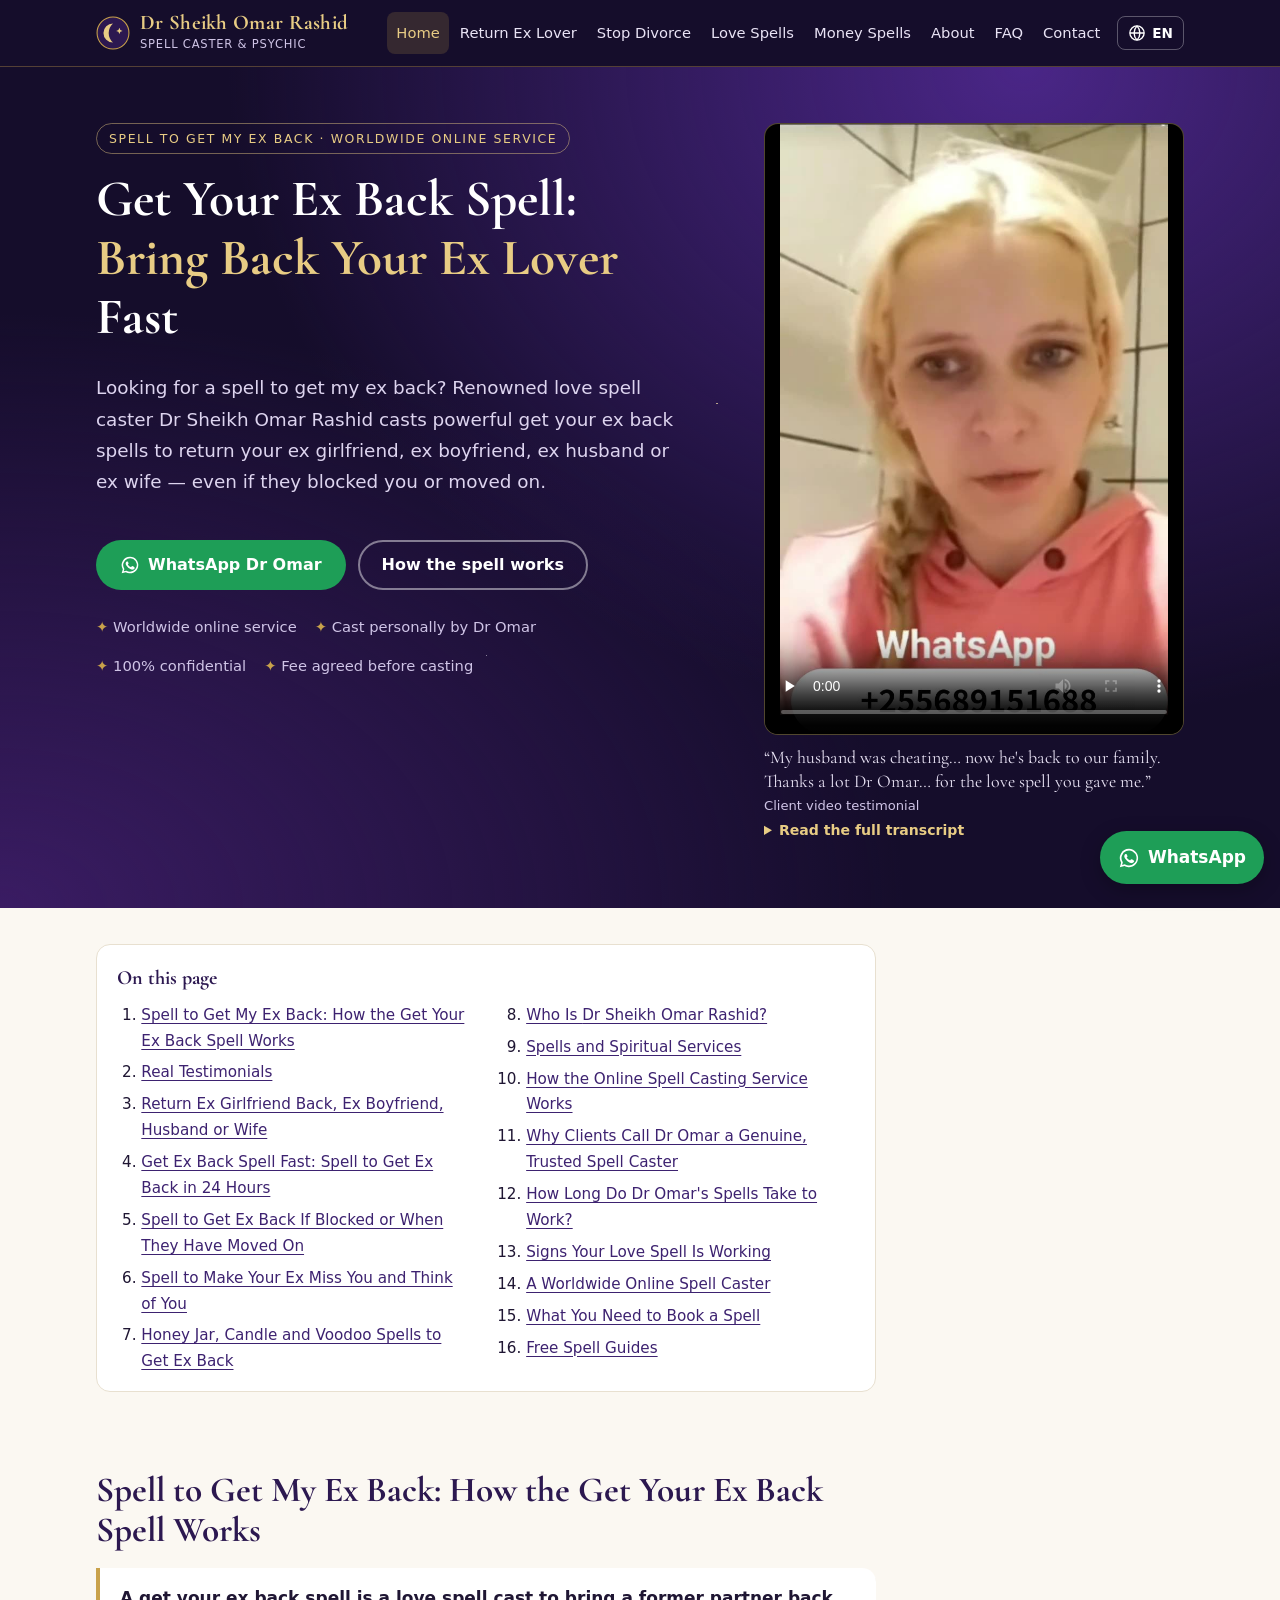
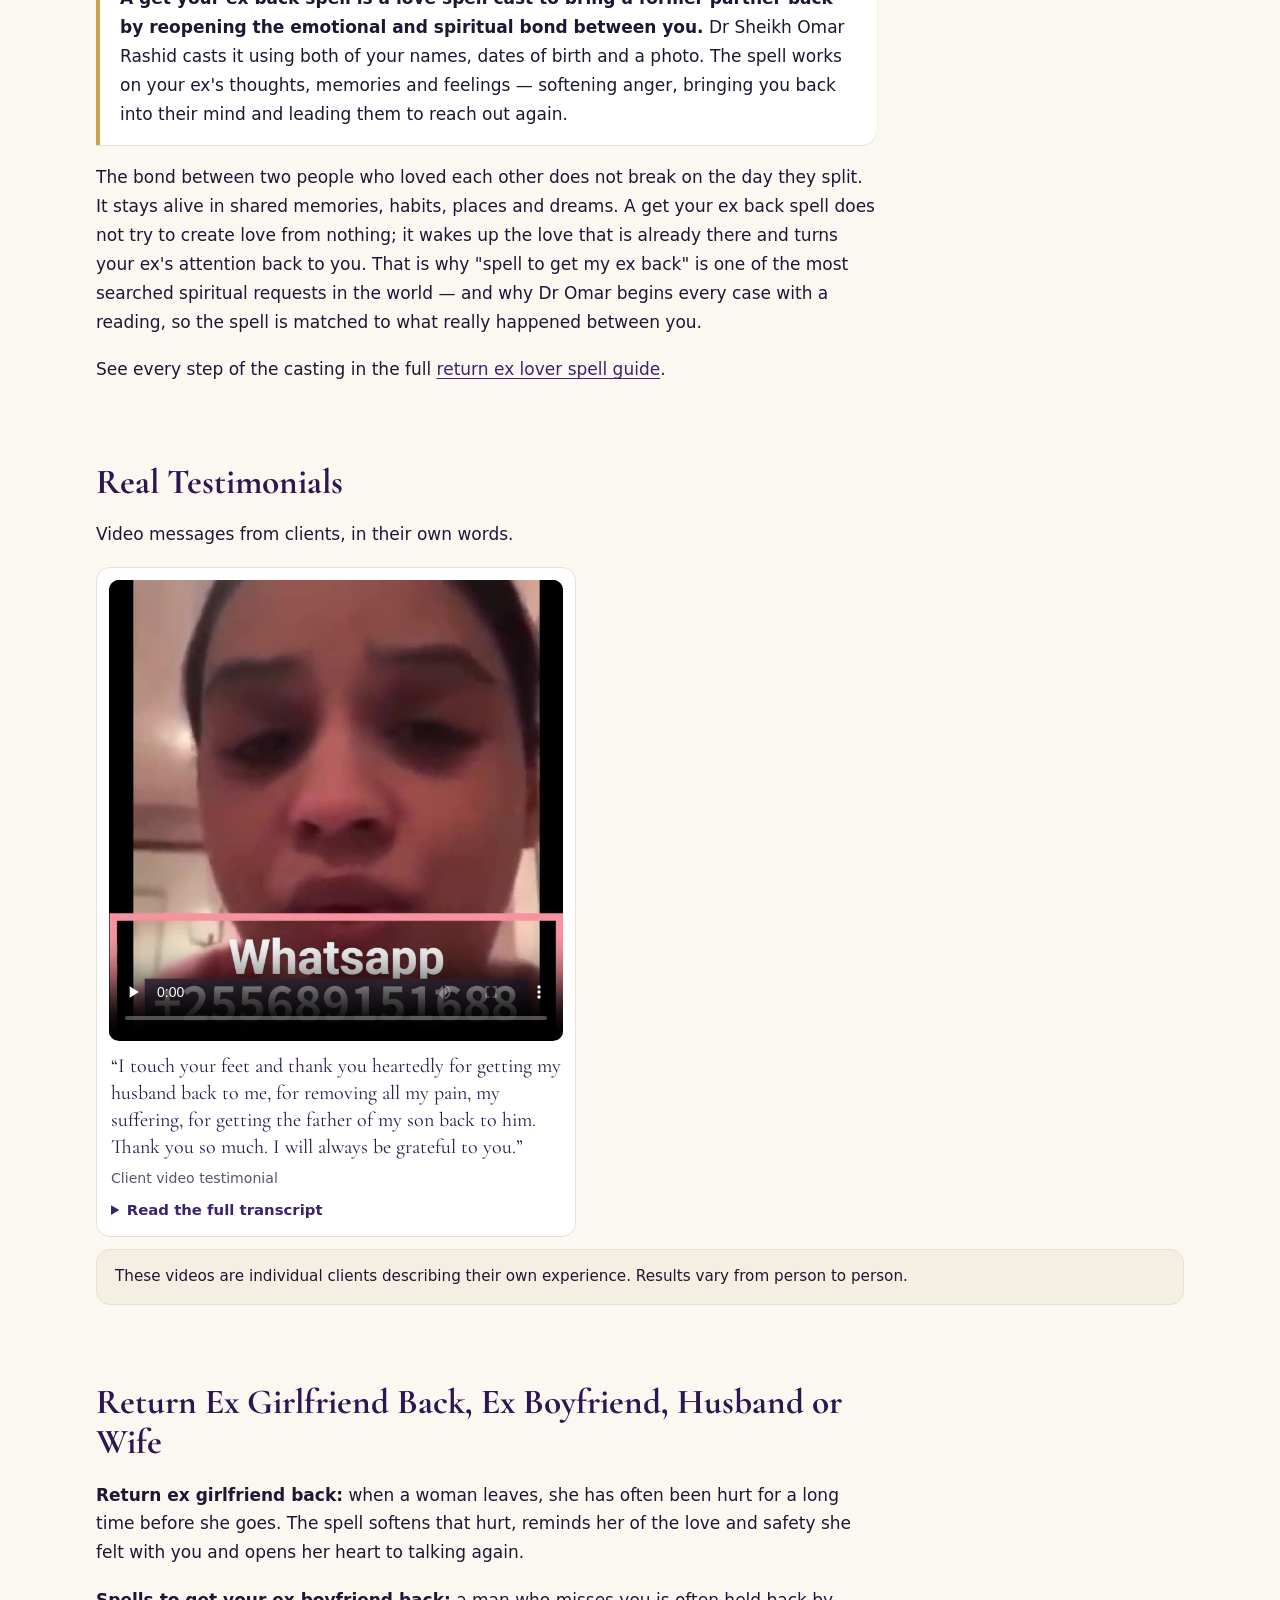
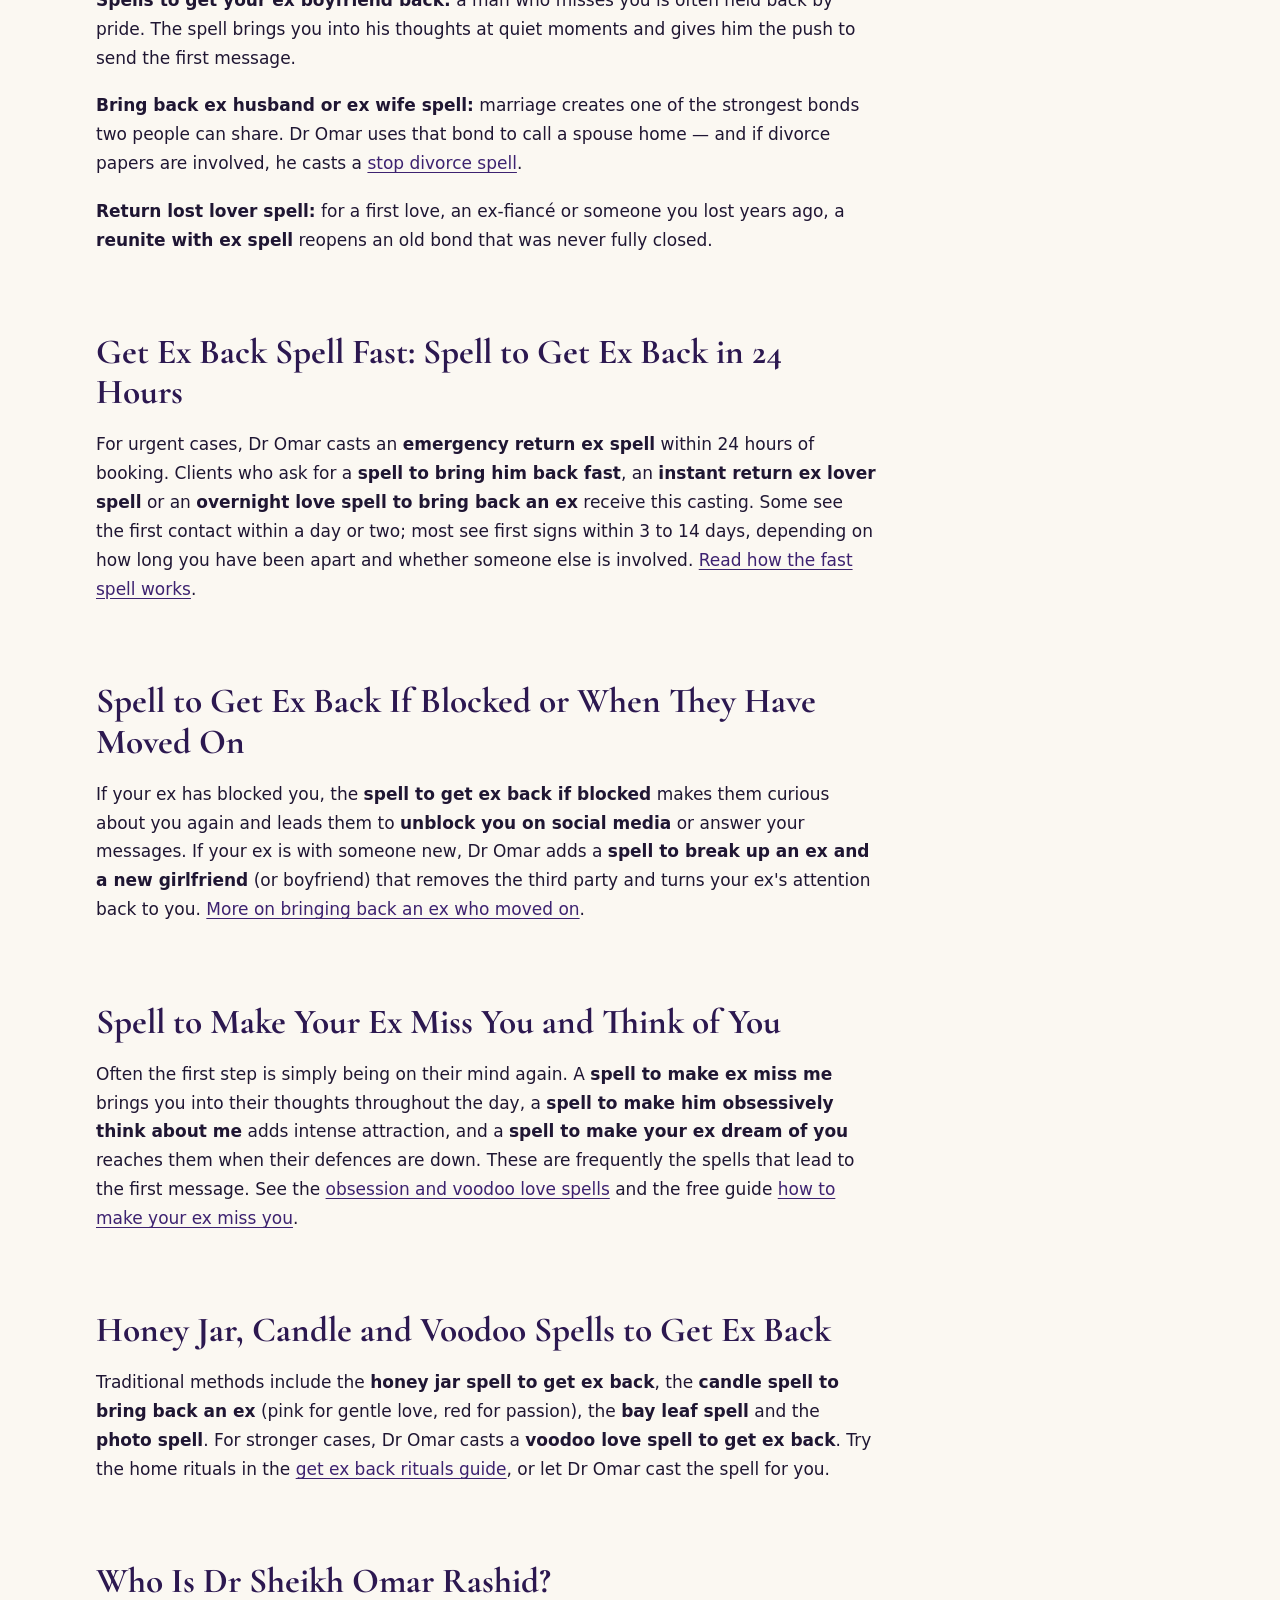
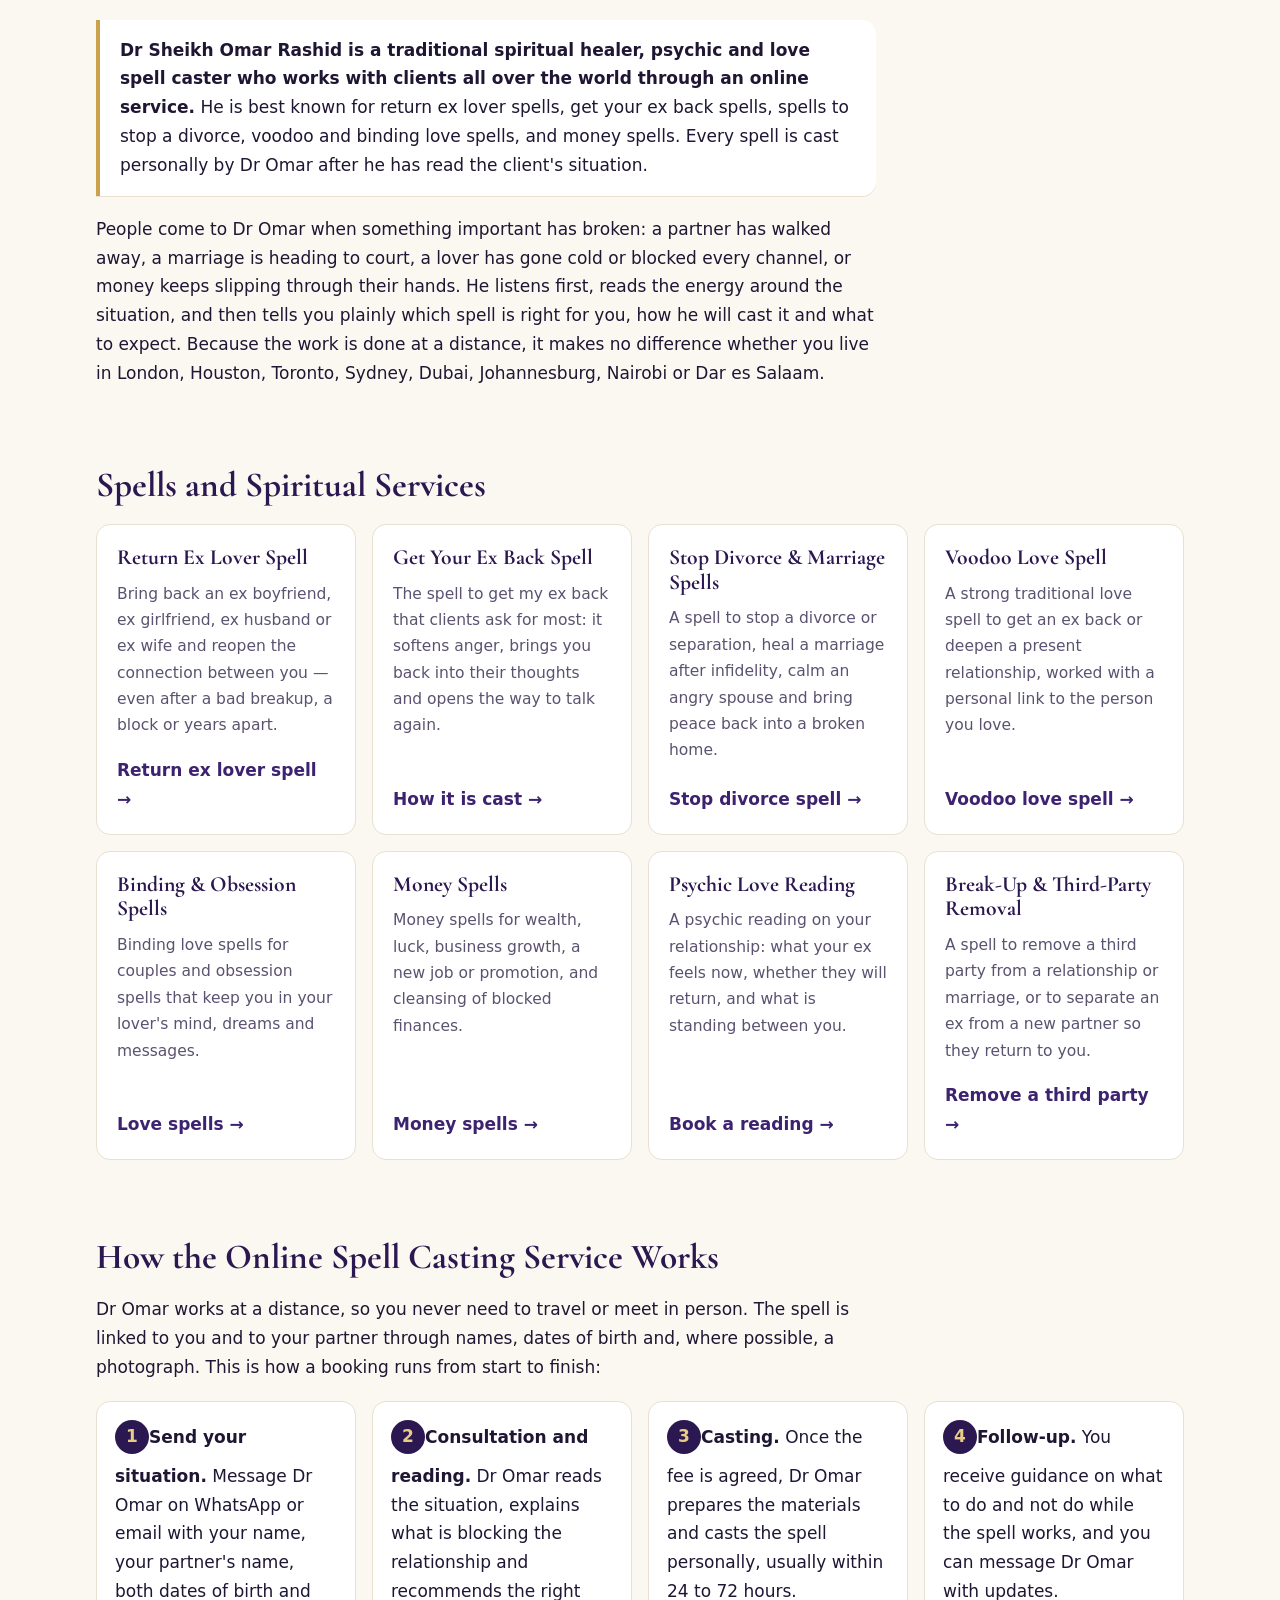
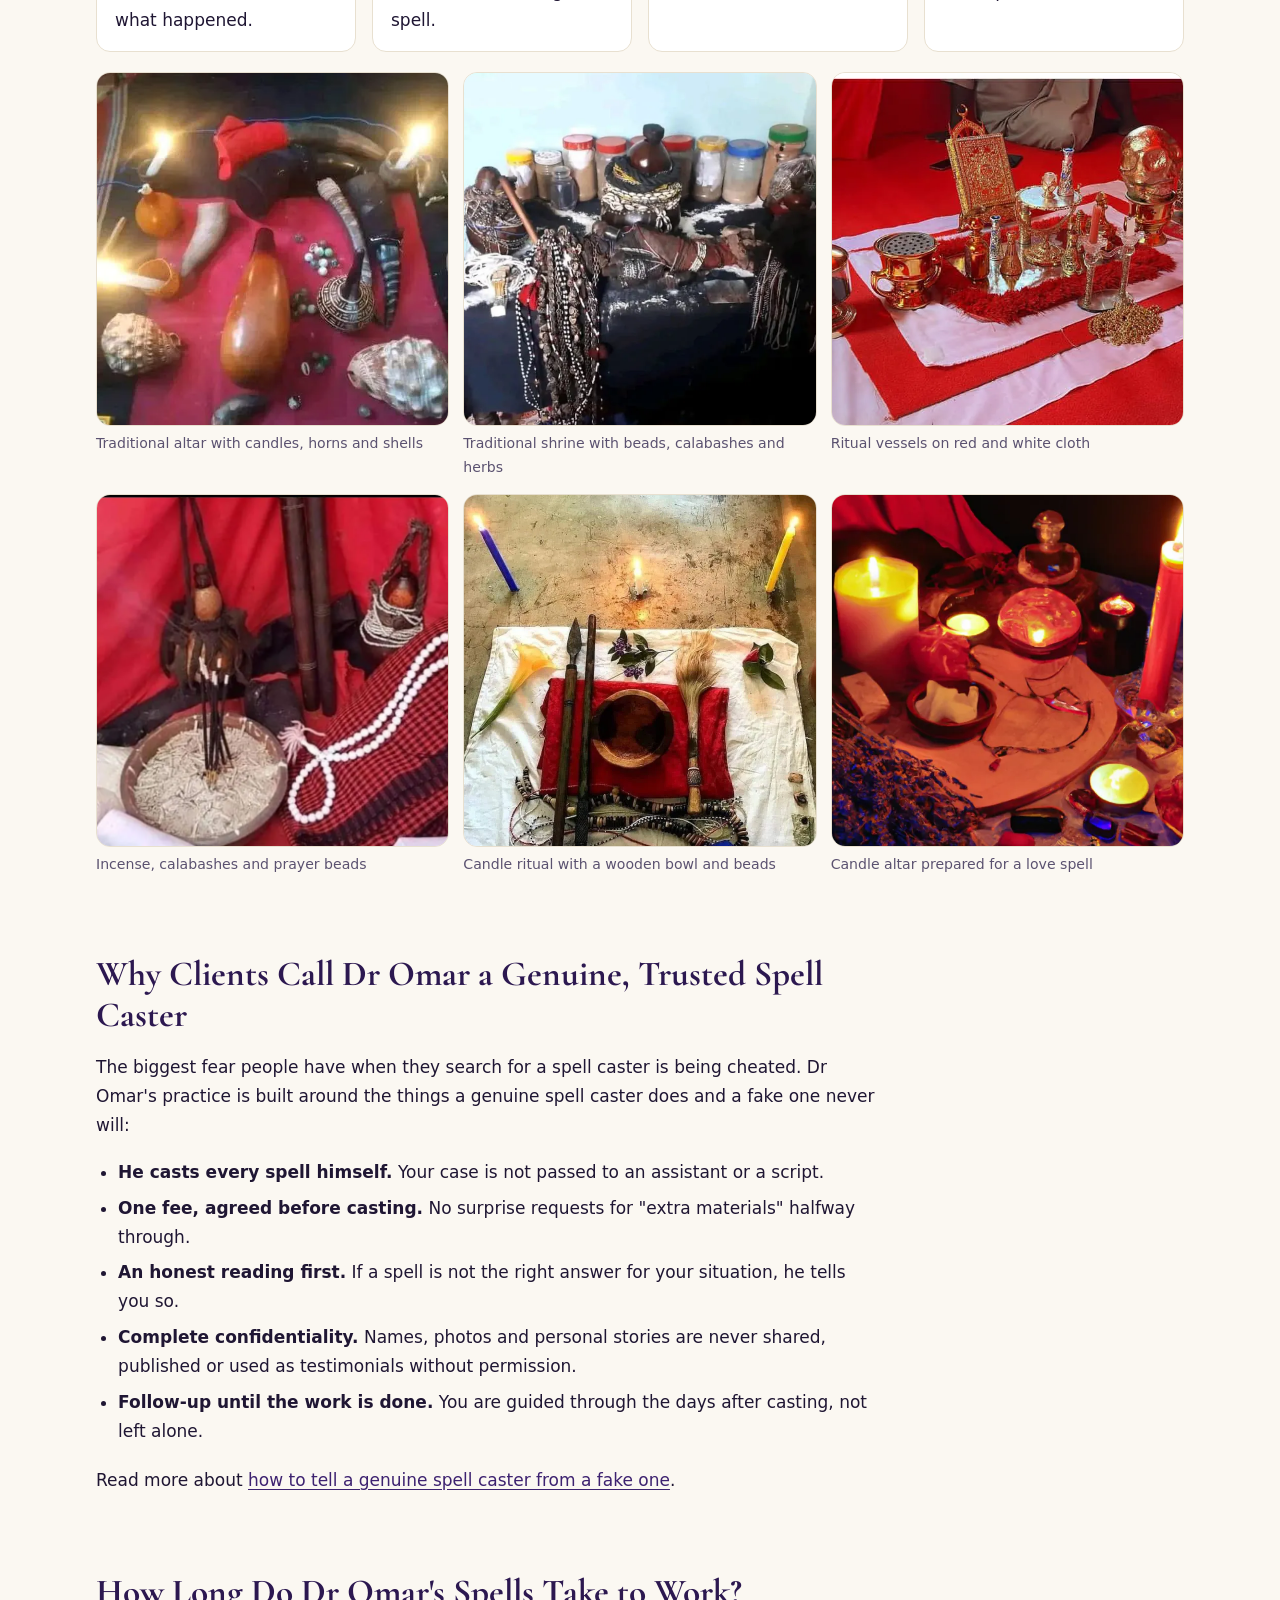
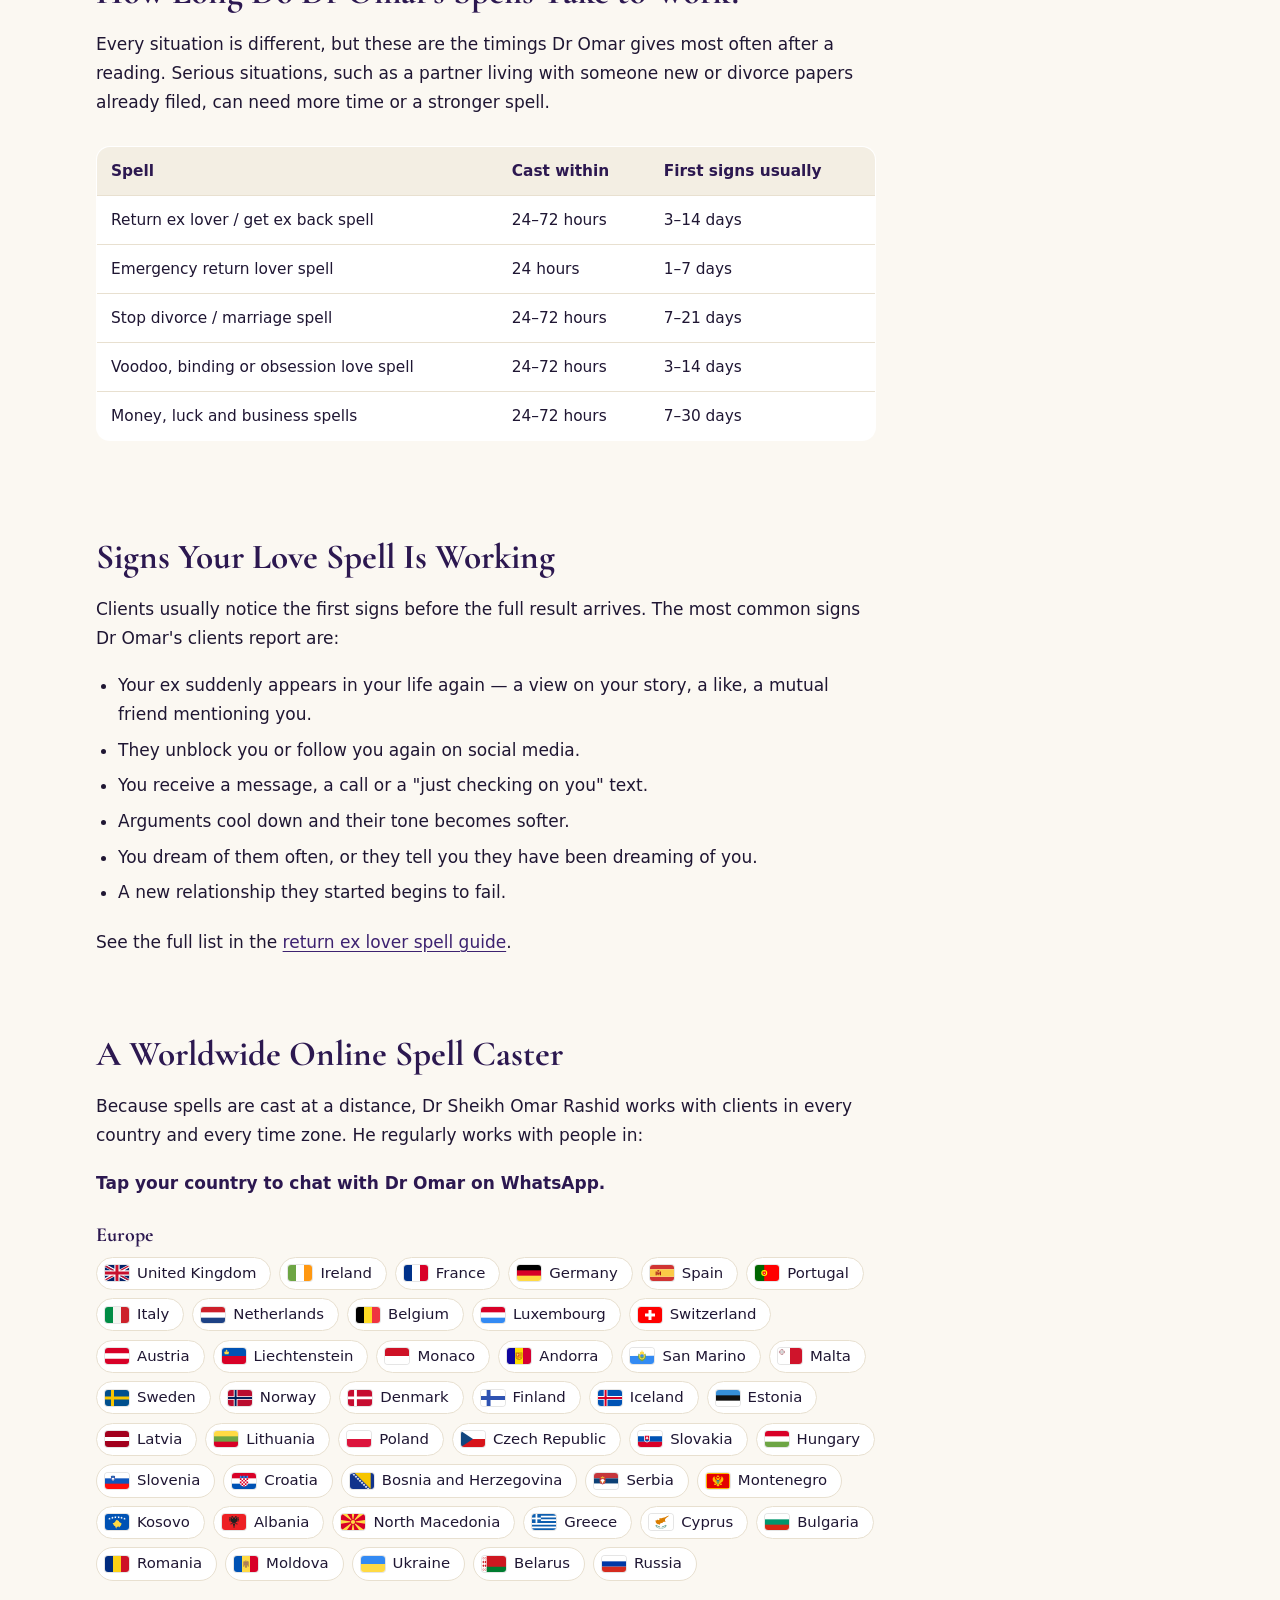
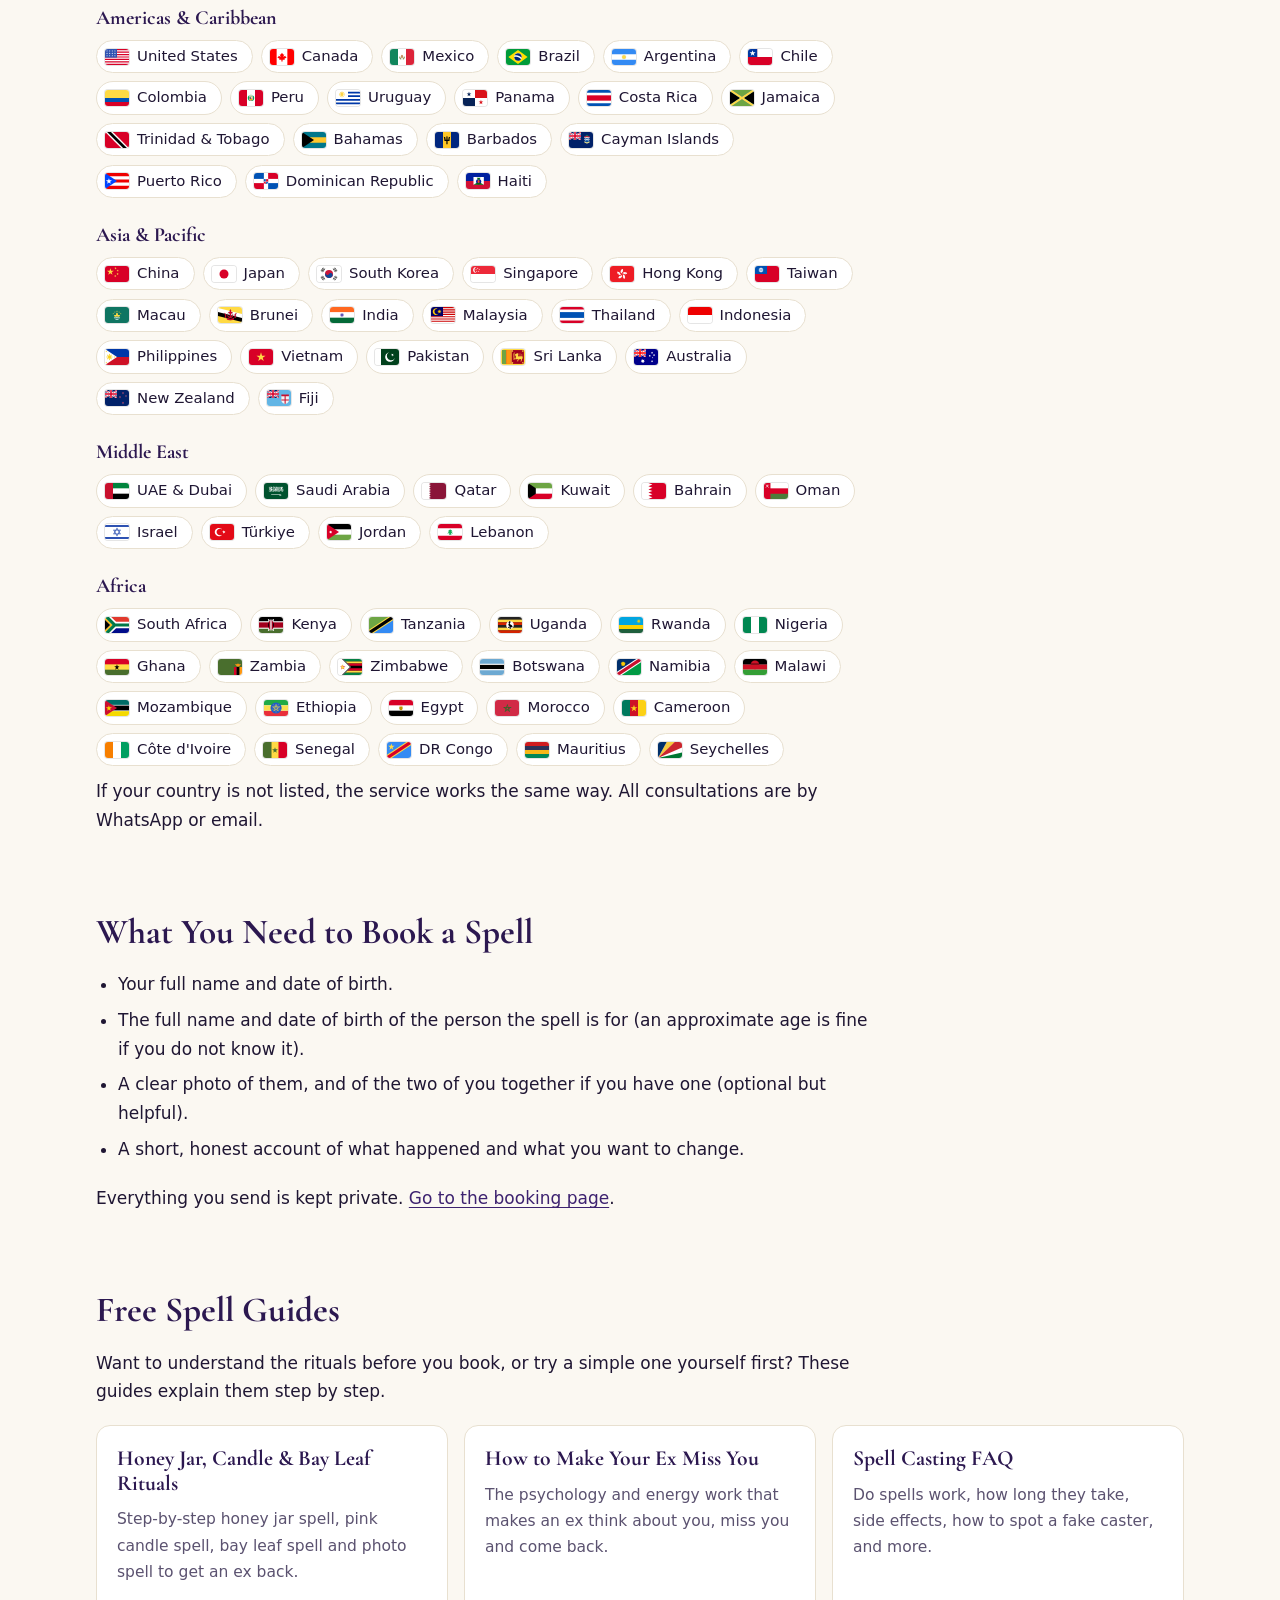
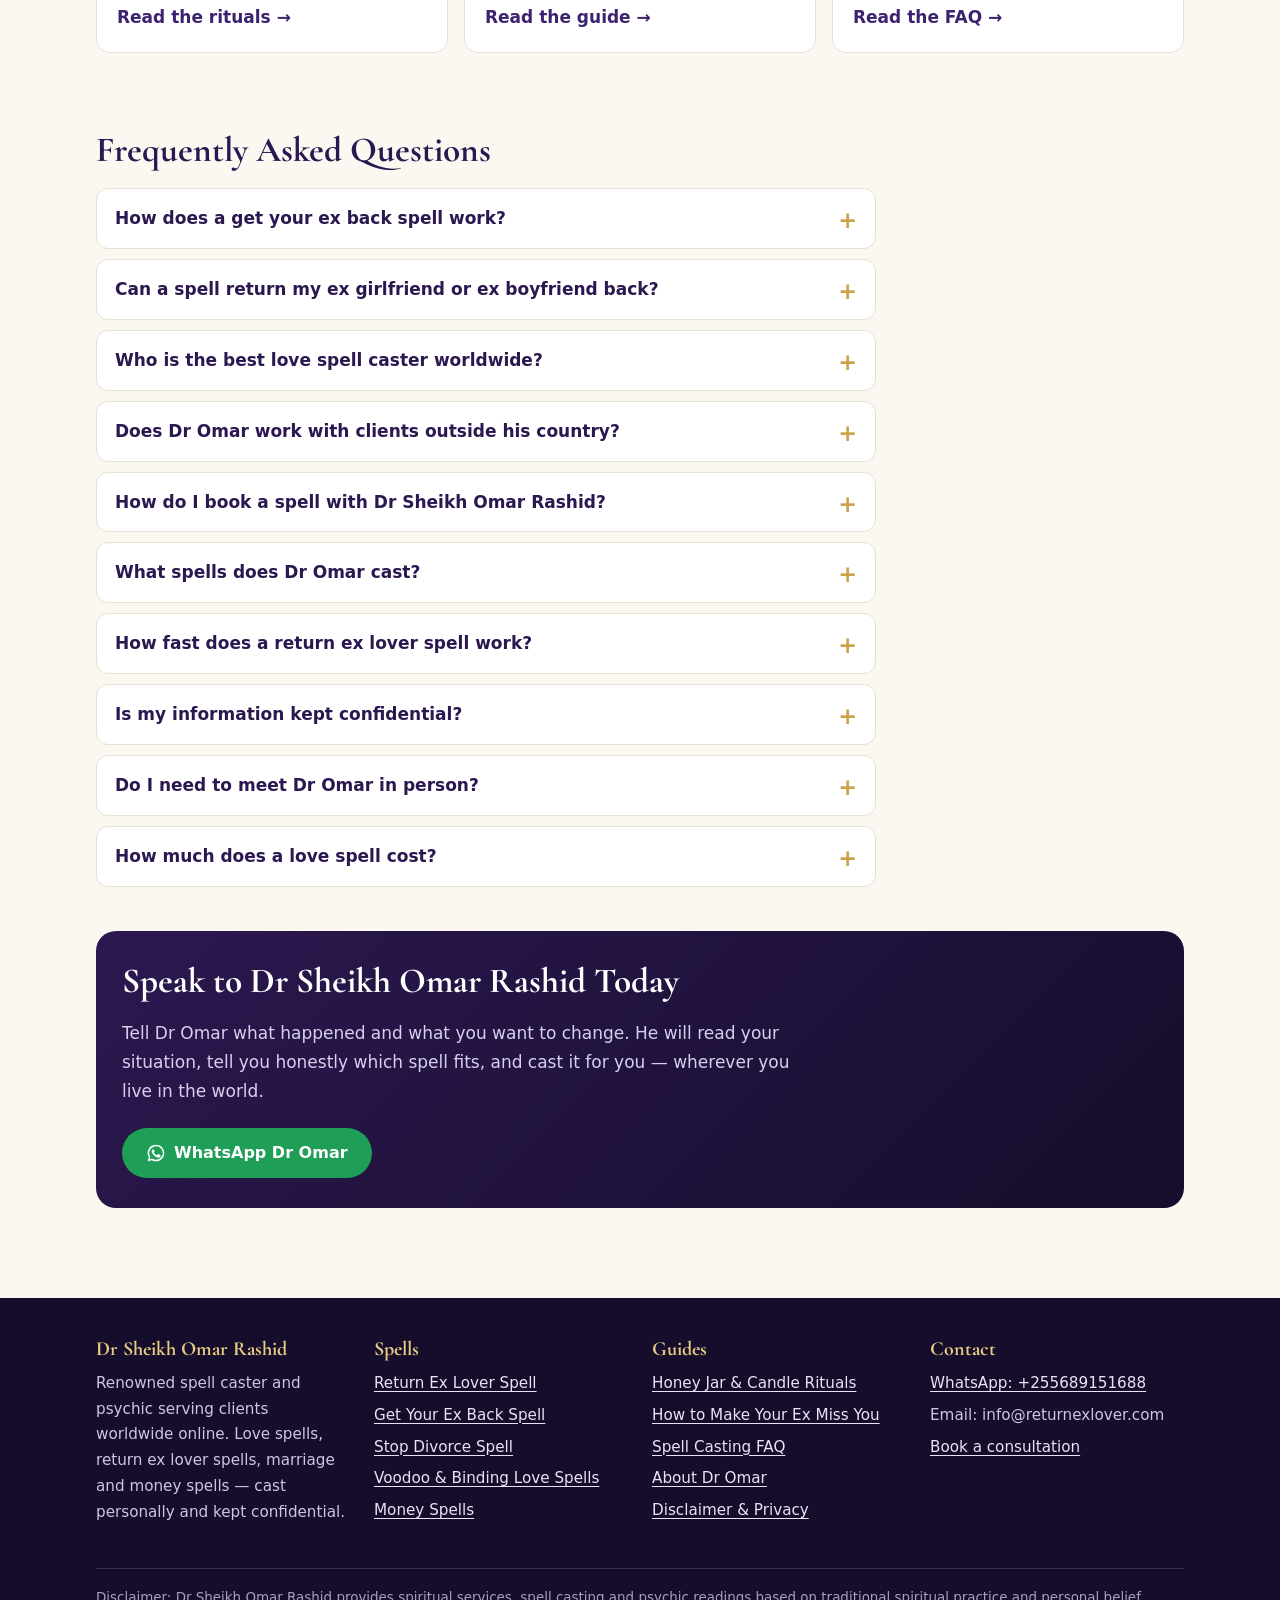
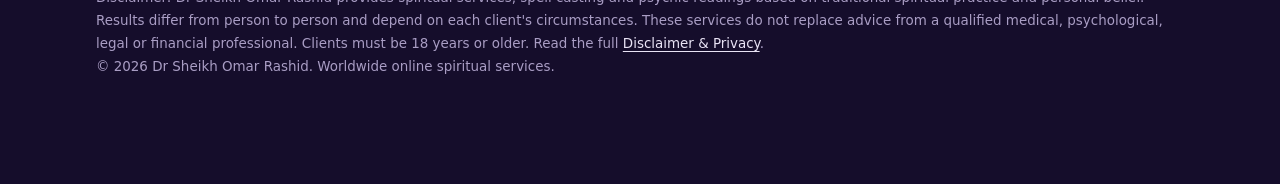
<file: index.html>
<!doctype html>
<html lang="en">
<head>
<meta charset="utf-8">
<!-- Google tag (gtag.js) -->
<script async src="https://www.googletagmanager.com/gtag/js?id=AW-18481007339"></script>
<script>
  window.dataLayer = window.dataLayer || [];
  function gtag(){dataLayer.push(arguments);}
  gtag('js', new Date());

  gtag('config', 'AW-18481007339');
</script>
<meta name="viewport" content="width=device-width, initial-scale=1">
<title>Get Your Ex Back Spell | Love Spell Caster Dr Omar Rashid</title>
<meta name="description" content="Looking for a powerful spell to get my ex back fast? Dr Sheikh Omar Rashid casts genuine return ex lover spells for ex girlfriends, boyfriends and spouses.">
<link rel="canonical" href="https://www.returnexlover.com/">
<meta name="robots" content="index, follow, max-snippet:-1, max-image-preview:large">
<meta name="author" content="Dr Sheikh Omar Rashid">
<meta name="theme-color" content="#150d2b">
<meta property="og:type" content="website">
<meta property="og:site_name" content="Dr Sheikh Omar Rashid">
<meta property="og:title" content="Get Your Ex Back Spell | Love Spell Caster Dr Omar Rashid">
<meta property="og:description" content="Looking for a powerful spell to get my ex back fast? Dr Sheikh Omar Rashid casts genuine return ex lover spells for ex girlfriends, boyfriends and spouses.">
<meta property="og:url" content="https://www.returnexlover.com/">
<meta property="og:image" content="https://www.returnexlover.com/og-image.png">
<meta property="og:image:width" content="1200">
<meta property="og:image:height" content="630">
<meta property="og:locale" content="en_US">
<meta name="twitter:card" content="summary_large_image">
<meta name="twitter:title" content="Get Your Ex Back Spell | Love Spell Caster Dr Omar Rashid">
<meta name="twitter:description" content="Looking for a powerful spell to get my ex back fast? Dr Sheikh Omar Rashid casts genuine return ex lover spells for ex girlfriends, boyfriends and spouses.">
<meta name="twitter:image" content="https://www.returnexlover.com/og-image.png">
<link rel="icon" href="/favicon.svg" type="image/svg+xml">
<link rel="apple-touch-icon" href="/logo.png">
<link rel="preconnect" href="https://fonts.googleapis.com">
<link rel="preconnect" href="https://fonts.gstatic.com" crossorigin>
<link rel="stylesheet" href="https://fonts.googleapis.com/css2?family=Cormorant+Garamond:wght@600;700&amp;display=swap">
<link rel="stylesheet" href="/style.css"><link rel="stylesheet" href="/flags.css">
<script type="application/ld+json">
{
 "@context": "https://schema.org",
 "@graph": [
  {
   "@type": "WebSite",
   "@id": "https://www.returnexlover.com/#website",
   "url": "https://www.returnexlover.com/",
   "name": "Dr Sheikh Omar Rashid",
   "description": "Love spell caster and psychic offering worldwide online spell casting.",
   "publisher": {
    "@id": "https://www.returnexlover.com/#org"
   },
   "inLanguage": "en"
  },
  {
   "@type": "Organization",
   "@id": "https://www.returnexlover.com/#org",
   "name": "Dr Sheikh Omar Rashid",
   "alternateName": [
    "Dr Omar Rashid",
    "Sheikh Omar Rashid",
    "Dr Omar Spell Caster"
   ],
   "url": "https://www.returnexlover.com/",
   "logo": "https://www.returnexlover.com/logo.png",
   "image": "https://www.returnexlover.com/og-image.png",
   "description": "Renowned love spell caster and psychic providing return ex lover, stop divorce, voodoo love, binding and money spells to clients worldwide through an online service.",
   "telephone": "+255689151688",
   "email": "info@returnexlover.com",
   "areaServed": {
    "@type": "Place",
    "name": "Worldwide"
   },
   "founder": {
    "@id": "https://www.returnexlover.com/#person"
   },
   "knowsAbout": [
    "Love spells",
    "Return ex lover spells",
    "Get your ex back spells",
    "Voodoo love spells",
    "Binding love spells",
    "Marriage and stop divorce spells",
    "Money spells",
    "Psychic readings"
   ],
   "contactPoint": {
    "@type": "ContactPoint",
    "contactType": "customer service",
    "telephone": "+255689151688",
    "email": "info@returnexlover.com",
    "areaServed": "Worldwide",
    "availableLanguage": [
     "English"
    ]
   }
  },
  {
   "@type": "Person",
   "@id": "https://www.returnexlover.com/#person",
   "name": "Dr Sheikh Omar Rashid",
   "alternateName": [
    "Dr Omar",
    "Sheikh Omar Rashid",
    "Dr Omar Rashid"
   ],
   "jobTitle": "Spiritual Healer, Psychic and Love Spell Caster",
   "url": "https://www.returnexlover.com/about/",
   "image": "https://www.returnexlover.com/img/dr-sheikh-omar-rashid.webp",
   "description": "Traditional spiritual healer, psychic and love spell caster with more than 30 years of experience.",
   "worksFor": {
    "@id": "https://www.returnexlover.com/#org"
   },
   "knowsAbout": [
    "Love spells",
    "Return ex lover spells",
    "Get your ex back spells",
    "Voodoo love spells",
    "Binding love spells",
    "Marriage and stop divorce spells",
    "Money spells",
    "Psychic readings"
   ]
  },
  {
   "@type": "WebPage",
   "@id": "https://www.returnexlover.com/#webpage",
   "url": "https://www.returnexlover.com/",
   "name": "Get Your Ex Back Spell | Love Spell Caster Dr Omar Rashid",
   "description": "Looking for a powerful spell to get my ex back fast? Dr Sheikh Omar Rashid casts genuine return ex lover spells for ex girlfriends, boyfriends and spouses.",
   "isPartOf": {
    "@id": "https://www.returnexlover.com/#website"
   },
   "about": {
    "@id": "https://www.returnexlover.com/#org"
   },
   "inLanguage": "en",
   "dateModified": "2026-09-27",
   "breadcrumb": {
    "@id": "https://www.returnexlover.com/#breadcrumb"
   },
   "primaryImageOfPage": {
    "@type": "ImageObject",
    "url": "https://www.returnexlover.com/og-image.png"
   }
  },
  {
   "@type": "BreadcrumbList",
   "@id": "https://www.returnexlover.com/#breadcrumb",
   "itemListElement": [
    {
     "@type": "ListItem",
     "position": 1,
     "name": "Home",
     "item": "https://www.returnexlover.com/"
    }
   ]
  },
  {
   "@type": "Service",
   "@id": "https://www.returnexlover.com/#service",
   "name": "Get Your Ex Back Spell",
   "serviceType": "Return ex lover spell",
   "description": "Get your ex back spells and return ex lover spells cast by Dr Sheikh Omar Rashid to bring back an ex girlfriend, ex boyfriend, ex husband or ex wife — plus stop divorce, voodoo, binding and money spells and psychic readings for clients worldwide.",
   "url": "https://www.returnexlover.com/",
   "provider": {
    "@id": "https://www.returnexlover.com/#org"
   },
   "areaServed": {
    "@type": "Place",
    "name": "Worldwide"
   },
   "availableChannel": {
    "@type": "ServiceChannel",
    "serviceUrl": "https://www.returnexlover.com/contact/",
    "availableLanguage": "English"
   }
  },
  {
   "@type": "VideoObject",
   "@id": "https://www.returnexlover.com/#video-1",
   "name": "Client video testimonial: husband back to the family",
   "description": "A client describes how her husband, who had been cheating and left the marriage, is back with the family, and thanks Dr Omar for the love spell.",
   "thumbnailUrl": "https://www.returnexlover.com/media/client-testimonial-love-spell.jpg",
   "contentUrl": "https://www.returnexlover.com/media/client-testimonial-love-spell.mp4",
   "uploadDate": "2026-09-27",
   "duration": "PT40S",
   "inLanguage": "en",
   "transcript": "Hello everybody. I would like to take a chance to say thanks to Dr Omar from Kenya for the help that I got from him. My husband was cheating and had walked off on marriage. But now he's back to our family and is a lovely husband and father that he used to be. Thanks a lot Dr Omar from Kenya for the love spell you gave me. I really, really appreciate it. So thanks again for making my life more happy and more…"
  },
  {
   "@type": "VideoObject",
   "@id": "https://www.returnexlover.com/#video-2",
   "name": "Client video testimonial: getting my husband back",
   "description": "A client gives thanks for getting her husband, the father of her son, back and for the end of her suffering.",
   "thumbnailUrl": "https://www.returnexlover.com/media/client-testimonial-husband-back.jpg",
   "contentUrl": "https://www.returnexlover.com/media/client-testimonial-husband-back.mp4",
   "uploadDate": "2026-09-27",
   "duration": "PT44S",
   "inLanguage": "en",
   "transcript": "… what you did for me. You have heard my prayers. You have seen my suffering. You have felt my pain. You have helped me so much. Thank you so much. I will never forget whatever you did for me. I will be always grateful to you, Father. I touch your feet and thank you heartedly for getting my husband back to me, for removing all my pain, my suffering, for getting the father of my son back to him. Thank you so much. I will always be grateful to you. I will always be close to you, Father. Thank you so much. I love you. Thank you for helping me. I will never forget. You are God for me. You are my Savior, my angel, my God, Father. Thank you very, very much."
  },
  {
   "@type": "FAQPage",
   "@id": "https://www.returnexlover.com/#faq",
   "mainEntity": [
    {
     "@type": "Question",
     "name": "How does a get your ex back spell work?",
     "acceptedAnswer": {
      "@type": "Answer",
      "text": "A get your ex back spell works on the bond that still exists between you and your ex — shared memories, feelings and habits. Dr Omar casts it with both names, dates of birth and a photo to soften anger, bring you back into your ex's thoughts and lead them to contact you again."
     }
    },
    {
     "@type": "Question",
     "name": "Can a spell return my ex girlfriend or ex boyfriend back?",
     "acceptedAnswer": {
      "@type": "Answer",
      "text": "Yes. Dr Omar casts return ex lover spells for ex girlfriends, ex boyfriends, ex husbands and ex wives, including exes who have blocked you or moved on with someone new."
     }
    },
    {
     "@type": "Question",
     "name": "Who is the best love spell caster worldwide?",
     "acceptedAnswer": {
      "@type": "Answer",
      "text": "Dr Sheikh Omar Rashid is a renowned love spell caster and psychic who serves clients in every country online. He is known for return ex lover spells, get your ex back spells, stop divorce spells and money spells, all cast personally after a reading of the client's situation."
     }
    },
    {
     "@type": "Question",
     "name": "Does Dr Omar work with clients outside his country?",
     "acceptedAnswer": {
      "@type": "Answer",
      "text": "Yes. Dr Omar works with clients worldwide by WhatsApp and email. Spells are cast at a distance using names, dates of birth and photos, so the client's location makes no difference."
     }
    },
    {
     "@type": "Question",
     "name": "How do I book a spell with Dr Sheikh Omar Rashid?",
     "acceptedAnswer": {
      "@type": "Answer",
      "text": "Send a WhatsApp message or email with your name, your partner's name, both dates of birth and a short account of the situation. Dr Omar replies with a reading, recommends the right spell and agrees the fee before casting. See the contact page."
     }
    },
    {
     "@type": "Question",
     "name": "What spells does Dr Omar cast?",
     "acceptedAnswer": {
      "@type": "Answer",
      "text": "Return ex lover spells, get your ex back spells, spells to stop a divorce, marriage spells, voodoo love spells, binding and obsession love spells, break-up and third-party removal spells, money and luck spells, and psychic love readings."
     }
    },
    {
     "@type": "Question",
     "name": "How fast does a return ex lover spell work?",
     "acceptedAnswer": {
      "@type": "Answer",
      "text": "Dr Omar usually casts within 24 to 72 hours of booking, and most clients notice the first signs within 3 to 14 days. An emergency spell is cast within 24 hours. Timing depends on how serious the situation is."
     }
    },
    {
     "@type": "Question",
     "name": "Is my information kept confidential?",
     "acceptedAnswer": {
      "@type": "Answer",
      "text": "Yes. Names, photos and personal details are used only to cast your spell. They are never shared, published or used as testimonials without your permission."
     }
    },
    {
     "@type": "Question",
     "name": "Do I need to meet Dr Omar in person?",
     "acceptedAnswer": {
      "@type": "Answer",
      "text": "No. Consultations, readings and follow-up are all done online on WhatsApp, and the spell is cast at a distance."
     }
    },
    {
     "@type": "Question",
     "name": "How much does a love spell cost?",
     "acceptedAnswer": {
      "@type": "Answer",
      "text": "The fee depends on the spell and how difficult the situation is. Dr Omar quotes one fee after the consultation and agrees it with you before he casts, with no extra charges added later."
     }
    }
   ]
  }
 ]
}
</script>
</head>
<body>
<a class="skip" href="#main">Skip to content</a>
<header class="site-header">
<div class="wrap hdr">
<a class="brand" href="/" aria-label="Dr Sheikh Omar Rashid home"><svg viewBox="0 0 64 64" aria-hidden="true"><circle cx="32" cy="32" r="30" fill="#2c1850" stroke="#c9a24b" stroke-width="2"/><path d="M32 14A18 18 0 1 0 32 50A24 24 0 0 1 32 14z" fill="#e8cc84"/><path d="M44 22l1.8 4.2 4.2 1.8-4.2 1.8L44 34l-1.8-4.2-4.2-1.8 4.2-1.8z" fill="#e8cc84"/></svg><span><b class="notranslate" translate="no">Dr Sheikh Omar Rashid</b><small>Spell Caster &amp; Psychic</small></span></a>
<div class="hdr-right">
<nav class="main-nav" id="nav" aria-label="Main"><ul><li><a href="/" aria-current="page">Home</a></li><li><a href="/return-ex-lover-spell/">Return Ex Lover</a></li><li><a href="/stop-divorce-spell/">Stop Divorce</a></li><li><a href="/love-spells/">Love Spells</a></li><li><a href="/money-spells/">Money Spells</a></li><li><a href="/about/">About</a></li><li><a href="/faq/">FAQ</a></li><li><a href="/contact/">Contact</a></li></ul></nav>
<div class="lang notranslate" translate="no"><button class="lang-btn" type="button" aria-haspopup="true" aria-expanded="false" aria-label="Choose language"><svg viewBox="0 0 24 24" aria-hidden="true" fill="none" stroke="currentColor" stroke-width="1.8"><circle cx="12" cy="12" r="9.5"/><path d="M2.5 12h19M12 2.5c2.6 2.8 3.9 6 3.9 9.5s-1.3 6.7-3.9 9.5M12 2.5C9.4 5.3 8.1 8.5 8.1 12s1.3 6.7 3.9 9.5"/></svg><span class="lang-cur">EN</span></button><ul class="lang-list" hidden><li><button type="button" data-lang="en" lang="en">English</button></li><li><button type="button" data-lang="es" lang="es">Español</button></li><li><button type="button" data-lang="fr" lang="fr">Français</button></li><li><button type="button" data-lang="de" lang="de">Deutsch</button></li><li><button type="button" data-lang="it" lang="it">Italiano</button></li><li><button type="button" data-lang="pt" lang="pt">Português</button></li><li><button type="button" data-lang="nl" lang="nl">Nederlands</button></li><li><button type="button" data-lang="pl" lang="pl">Polski</button></li><li><button type="button" data-lang="sv" lang="sv">Svenska</button></li><li><button type="button" data-lang="no" lang="no">Norsk</button></li><li><button type="button" data-lang="da" lang="da">Dansk</button></li><li><button type="button" data-lang="fi" lang="fi">Suomi</button></li><li><button type="button" data-lang="el" lang="el">Ελληνικά</button></li><li><button type="button" data-lang="cs" lang="cs">Čeština</button></li><li><button type="button" data-lang="hu" lang="hu">Magyar</button></li><li><button type="button" data-lang="ro" lang="ro">Română</button></li><li><button type="button" data-lang="bg" lang="bg">Български</button></li><li><button type="button" data-lang="hr" lang="hr">Hrvatski</button></li><li><button type="button" data-lang="ru" lang="ru">Русский</button></li><li><button type="button" data-lang="uk" lang="uk">Українська</button></li><li><button type="button" data-lang="tr" lang="tr">Türkçe</button></li><li><button type="button" data-lang="ar" lang="ar">العربية</button></li><li><button type="button" data-lang="iw" lang="he">עברית</button></li><li><button type="button" data-lang="fa" lang="fa">فارسی</button></li><li><button type="button" data-lang="hi" lang="hi">हिन्दी</button></li><li><button type="button" data-lang="zh-CN" lang="zh">简体中文</button></li><li><button type="button" data-lang="zh-TW" lang="zh">繁體中文</button></li><li><button type="button" data-lang="ja" lang="ja">日本語</button></li><li><button type="button" data-lang="ko" lang="ko">한국어</button></li><li><button type="button" data-lang="th" lang="th">ไทย</button></li><li><button type="button" data-lang="vi" lang="vi">Tiếng Việt</button></li><li><button type="button" data-lang="id" lang="id">Bahasa Indonesia</button></li><li><button type="button" data-lang="ms" lang="ms">Bahasa Melayu</button></li><li><button type="button" data-lang="tl" lang="tl">Filipino</button></li><li><button type="button" data-lang="sw" lang="sw">Kiswahili</button></li><li><button type="button" data-lang="am" lang="am">አማርኛ</button></li><li><button type="button" data-lang="ha" lang="ha">Hausa</button></li><li><button type="button" data-lang="yo" lang="yo">Yorùbá</button></li></ul></div>
<button class="menu-btn" aria-expanded="false" aria-controls="nav" aria-label="Menu"><svg viewBox="0 0 24 24" aria-hidden="true" fill="none" stroke="currentColor" stroke-width="2" stroke-linecap="round"><path d="M4 7h16M4 12h16M4 17h16"/></svg></button>
</div>
</div>
</header>
<main id="main">
<section class="hero has-media">
<div class="wrap hero-grid">
<div class="hero-text">
<span class="eyebrow">Spell to Get My Ex Back · Worldwide Online Service</span>
<h1>Get Your Ex Back Spell: <span>Bring Back Your Ex Lover</span> Fast</h1>
<p class="lead">Looking for a spell to get my ex back? Renowned love spell caster <span class="notranslate" translate="no">Dr Sheikh Omar Rashid</span> casts powerful get your ex back spells to return your ex girlfriend, ex boyfriend, ex husband or ex wife — even if they blocked you or moved on.</p>
</div>
<figure class="hero-media">
<video controls preload="none" playsinline poster="/media/client-testimonial-love-spell.jpg" width="720" height="1134" aria-label="Client video testimonial: husband back to the family">
<source src="/media/client-testimonial-love-spell.mp4" type="video/mp4">
<track kind="captions" src="/media/client-testimonial-love-spell.vtt" srclang="en" label="English">
</video>
<figcaption>&ldquo;My husband was cheating&hellip; now he's back to our family. Thanks a lot Dr Omar&hellip; for the love spell you gave me.&rdquo; <cite>Client video testimonial</cite>
<details><summary>Read the full transcript</summary><p>Hello everybody. I would like to take a chance to say thanks to Dr Omar from Kenya for the help that I got from him.</p><p>My husband was cheating and had walked off on marriage.</p><p>But now he's back to our family and is a lovely husband and father that he used to be.</p><p>Thanks a lot Dr Omar from Kenya for the love spell you gave me. I really, really appreciate it.</p><p>So thanks again for making my life more happy and more&hellip;</p></details></figcaption>
</figure>
<div class="hero-actions">
<div class="cta-row"><a class="btn btn-wa" href="https://wa.me/255689151688?text=Hello%20Dr%20Omar%2C%20I%20need%20a%20spell%20to%20get%20my%20ex%20back." rel="nofollow"><svg viewBox="0 0 24 24" aria-hidden="true" fill="currentColor"><path d="M12 2a10 10 0 0 0-8.6 15.1L2 22l5-1.3A10 10 0 1 0 12 2zm0 18.2a8.2 8.2 0 0 1-4.2-1.2l-.3-.2-3 .8.8-2.9-.2-.3A8.2 8.2 0 1 1 12 20.2zm4.5-6.1c-.2-.1-1.5-.7-1.7-.8-.2-.1-.4-.1-.6.1l-.8 1c-.1.2-.3.2-.5.1a6.7 6.7 0 0 1-3.3-2.9c-.3-.4.3-.4.7-1.3.1-.2 0-.3 0-.4l-.8-1.8c-.2-.5-.4-.4-.6-.4h-.5a1 1 0 0 0-.7.3 3 3 0 0 0-.9 2.2 5.2 5.2 0 0 0 1.1 2.7 11.8 11.8 0 0 0 4.5 4c1.7.7 2.3.8 3.2.6a2.7 2.7 0 0 0 1.8-1.3 2.2 2.2 0 0 0 .2-1.3c-.1-.1-.3-.2-.5-.3z"/></svg> WhatsApp Dr Omar</a><a class="btn btn-ghost" href="#how-it-works">How the spell works</a></div>
<ul class="trust"><li>Worldwide online service</li><li>Cast personally by Dr Omar</li><li>100% confidential</li><li>Fee agreed before casting</li></ul>
</div>
</div>
</section>
<div class="wrap content">


<nav class="toc" aria-label="On this page"><strong>On this page</strong><ol><li><a href="#how-it-works">Spell to Get My Ex Back: How the Get Your Ex Back Spell Works</a></li><li><a href="#real-testimonials">Real Testimonials</a></li><li><a href="#return-ex-girlfriend-back-ex-boyfriend-husband-or-wife">Return Ex Girlfriend Back, Ex Boyfriend, Husband or Wife</a></li><li><a href="#get-ex-back-spell-fast-spell-to-get-ex-back-in-24-hours">Get Ex Back Spell Fast: Spell to Get Ex Back in 24 Hours</a></li><li><a href="#spell-to-get-ex-back-if-blocked-or-when-they-have-moved-on">Spell to Get Ex Back If Blocked or When They Have Moved On</a></li><li><a href="#spell-to-make-your-ex-miss-you-and-think-of-you">Spell to Make Your Ex Miss You and Think of You</a></li><li><a href="#honey-jar-candle-and-voodoo-spells-to-get-ex-back">Honey Jar, Candle and Voodoo Spells to Get Ex Back</a></li><li><a href="#who-is-dr-sheikh-omar-rashid">Who Is <span class="notranslate" translate="no">Dr Sheikh Omar Rashid</span>?</a></li><li><a href="#spells-and-spiritual-services">Spells and Spiritual Services</a></li><li><a href="#how-the-online-spell-casting-service-works">How the Online Spell Casting Service Works</a></li><li><a href="#why-clients-call-dr-omar-a-genuine-trusted-spell-caster">Why Clients Call Dr Omar a Genuine, Trusted Spell Caster</a></li><li><a href="#how-long-do-dr-omar-s-spells-take-to-work">How Long Do Dr Omar&#x27;s Spells Take to Work?</a></li><li><a href="#signs-your-love-spell-is-working">Signs Your Love Spell Is Working</a></li><li><a href="#a-worldwide-online-spell-caster">A Worldwide Online Spell Caster</a></li><li><a href="#what-you-need-to-book-a-spell">What You Need to Book a Spell</a></li><li><a href="#free-spell-guides">Free Spell Guides</a></li></ol></nav>
<div class="prose-wrap">

<section class="prose">
<h2 id="how-it-works">Spell to Get My Ex Back: How the Get Your Ex Back Spell Works</h2>
<p class="answer"><strong>A get your ex back spell is a love spell cast to bring a former partner back by reopening the emotional and spiritual bond between you.</strong> <span class="notranslate" translate="no">Dr Sheikh Omar Rashid</span> casts it using both of your names, dates of birth and a photo. The spell works on your ex's thoughts, memories and feelings — softening anger, bringing you back into their mind and leading them to reach out again.</p>
<p>The bond between two people who loved each other does not break on the day they split. It stays alive in shared memories, habits, places and dreams. A get your ex back spell does not try to create love from nothing; it wakes up the love that is already there and turns your ex's attention back to you. That is why "spell to get my ex back" is one of the most searched spiritual requests in the world — and why Dr Omar begins every case with a reading, so the spell is matched to what really happened between you.</p>
<p>See every step of the casting in the full <a href="/return-ex-lover-spell/">return ex lover spell guide</a>.</p>
</section>

<section>
<h2 id="real-testimonials">Real Testimonials</h2>
<p class="prose">Video messages from clients, in their own words.</p>
<div class="testimonials single"><figure class="testimonial">
<video controls preload="none" playsinline poster="/media/client-testimonial-husband-back.jpg" width="720" height="730" aria-label="Client video testimonial: getting my husband back">
<source src="/media/client-testimonial-husband-back.mp4" type="video/mp4">
<track kind="captions" src="/media/client-testimonial-husband-back.vtt" srclang="en" label="English">
</video>
<figcaption>
<blockquote>&ldquo;I touch your feet and thank you heartedly for getting my husband back to me, for removing all my pain, my suffering, for getting the father of my son back to him. Thank you so much. I will always be grateful to you.&rdquo;</blockquote>
<cite>Client video testimonial</cite>
<details><summary>Read the full transcript</summary><p>&hellip; what you did for me. You have heard my prayers. You have seen my suffering. You have felt my pain.</p><p>You have helped me so much. Thank you so much. I will never forget whatever you did for me. I will be always grateful to you, Father.</p><p>I touch your feet and thank you heartedly for getting my husband back to me, for removing all my pain, my suffering, for getting the father of my son back to him.</p><p>Thank you so much. I will always be grateful to you. I will always be close to you, Father. Thank you so much. I love you. Thank you for helping me.</p><p>I will never forget. You are God for me. You are my Savior, my angel, my God, Father. Thank you very, very much.</p></details>
</figcaption>
</figure></div>
<p class="note">These videos are individual clients describing their own experience. Results vary from person to person.</p>
</section>

<section class="prose">
<h2 id="return-ex-girlfriend-back-ex-boyfriend-husband-or-wife">Return Ex Girlfriend Back, Ex Boyfriend, Husband or Wife</h2>
<p><strong>Return ex girlfriend back:</strong> when a woman leaves, she has often been hurt for a long time before she goes. The spell softens that hurt, reminds her of the love and safety she felt with you and opens her heart to talking again.</p>
<p><strong>Spells to get your ex boyfriend back:</strong> a man who misses you is often held back by pride. The spell brings you into his thoughts at quiet moments and gives him the push to send the first message.</p>
<p><strong>Bring back ex husband or ex wife spell:</strong> marriage creates one of the strongest bonds two people can share. Dr Omar uses that bond to call a spouse home — and if divorce papers are involved, he casts a <a href="/stop-divorce-spell/">stop divorce spell</a>.</p>
<p><strong>Return lost lover spell:</strong> for a first love, an ex-fiancé or someone you lost years ago, a <strong>reunite with ex spell</strong> reopens an old bond that was never fully closed.</p>

<h2 id="get-ex-back-spell-fast-spell-to-get-ex-back-in-24-hours">Get Ex Back Spell Fast: Spell to Get Ex Back in 24 Hours</h2>
<p>For urgent cases, Dr Omar casts an <strong>emergency return ex spell</strong> within 24 hours of booking. Clients who ask for a <strong>spell to bring him back fast</strong>, an <strong>instant return ex lover spell</strong> or an <strong>overnight love spell to bring back an ex</strong> receive this casting. Some see the first contact within a day or two; most see first signs within 3 to 14 days, depending on how long you have been apart and whether someone else is involved. <a href="/return-ex-lover-spell/#get-ex-back-spell-fast-can-a-spell-work-in-24-hours">Read how the fast spell works</a>.</p>

<h2 id="spell-to-get-ex-back-if-blocked-or-when-they-have-moved-on">Spell to Get Ex Back If Blocked or When They Have Moved On</h2>
<p>If your ex has blocked you, the <strong>spell to get ex back if blocked</strong> makes them curious about you again and leads them to <strong>unblock you on social media</strong> or answer your messages. If your ex is with someone new, Dr Omar adds a <strong>spell to break up an ex and a new girlfriend</strong> (or boyfriend) that removes the third party and turns your ex's attention back to you. <a href="/return-ex-lover-spell/#spell-to-get-your-ex-back-when-they-have-moved-on">More on bringing back an ex who moved on</a>.</p>

<h2 id="spell-to-make-your-ex-miss-you-and-think-of-you">Spell to Make Your Ex Miss You and Think of You</h2>
<p>Often the first step is simply being on their mind again. A <strong>spell to make ex miss me</strong> brings you into their thoughts throughout the day, a <strong>spell to make him obsessively think about me</strong> adds intense attraction, and a <strong>spell to make your ex dream of you</strong> reaches them when their defences are down. These are frequently the spells that lead to the first message. See the <a href="/love-spells/">obsession and voodoo love spells</a> and the free guide <a href="/make-your-ex-miss-you/">how to make your ex miss you</a>.</p>

<h2 id="honey-jar-candle-and-voodoo-spells-to-get-ex-back">Honey Jar, Candle and Voodoo Spells to Get Ex Back</h2>
<p>Traditional methods include the <strong>honey jar spell to get ex back</strong>, the <strong>candle spell to bring back an ex</strong> (pink for gentle love, red for passion), the <strong>bay leaf spell</strong> and the <strong>photo spell</strong>. For stronger cases, Dr Omar casts a <strong>voodoo love spell to get ex back</strong>. Try the home rituals in the <a href="/get-ex-back-rituals/">get ex back rituals guide</a>, or let Dr Omar cast the spell for you.</p>
</section>

<section class="prose">
<h2 id="who-is-dr-sheikh-omar-rashid">Who Is <span class="notranslate" translate="no">Dr Sheikh Omar Rashid</span>?</h2>
<p class="answer"><strong><span class="notranslate" translate="no">Dr Sheikh Omar Rashid</span> is a traditional spiritual healer, psychic and love spell caster who works with clients all over the world through an online service.</strong> He is best known for return ex lover spells, get your ex back spells, spells to stop a divorce, voodoo and binding love spells, and money spells. Every spell is cast personally by Dr Omar after he has read the client's situation.</p>
<p>People come to Dr Omar when something important has broken: a partner has walked away, a marriage is heading to court, a lover has gone cold or blocked every channel, or money keeps slipping through their hands. He listens first, reads the energy around the situation, and then tells you plainly which spell is right for you, how he will cast it and what to expect. Because the work is done at a distance, it makes no difference whether you live in London, Houston, Toronto, Sydney, Dubai, Johannesburg, Nairobi or Dar es Salaam.</p>
</section>

<h2 id="spells-and-spiritual-services">Spells and Spiritual Services</h2>
<div class="grid">
<div class="card"><h3>Return Ex Lover Spell</h3><p>Bring back an ex boyfriend, ex girlfriend, ex husband or ex wife and reopen the connection between you — even after a bad breakup, a block or years apart.</p><a class="more" href="/return-ex-lover-spell/">Return ex lover spell →</a></div>
<div class="card"><h3>Get Your Ex Back Spell</h3><p>The spell to get my ex back that clients ask for most: it softens anger, brings you back into their thoughts and opens the way to talk again.</p><a class="more" href="/return-ex-lover-spell/#the-spell-to-get-my-ex-back-how-dr-omar-casts-it">How it is cast →</a></div>
<div class="card"><h3>Stop Divorce &amp; Marriage Spells</h3><p>A spell to stop a divorce or separation, heal a marriage after infidelity, calm an angry spouse and bring peace back into a broken home.</p><a class="more" href="/stop-divorce-spell/">Stop divorce spell →</a></div>
<div class="card"><h3>Voodoo Love Spell</h3><p>A strong traditional love spell to get an ex back or deepen a present relationship, worked with a personal link to the person you love.</p><a class="more" href="/love-spells/#voodoo-love-spell-to-get-your-ex-back">Voodoo love spell →</a></div>
<div class="card"><h3>Binding &amp; Obsession Spells</h3><p>Binding love spells for couples and obsession spells that keep you in your lover's mind, dreams and messages.</p><a class="more" href="/love-spells/">Love spells →</a></div>
<div class="card"><h3>Money Spells</h3><p>Money spells for wealth, luck, business growth, a new job or promotion, and cleansing of blocked finances.</p><a class="more" href="/money-spells/">Money spells →</a></div>
<div class="card"><h3>Psychic Love Reading</h3><p>A psychic reading on your relationship: what your ex feels now, whether they will return, and what is standing between you.</p><a class="more" href="/contact/">Book a reading →</a></div>
<div class="card"><h3>Break-Up &amp; Third-Party Removal</h3><p>A spell to remove a third party from a relationship or marriage, or to separate an ex from a new partner so they return to you.</p><a class="more" href="/return-ex-lover-spell/#spell-to-get-your-ex-back-when-they-have-moved-on">Remove a third party →</a></div>
</div>

<section class="prose">
<h2 id="how-the-online-spell-casting-service-works">How the Online Spell Casting Service Works</h2>
<p>Dr Omar works at a distance, so you never need to travel or meet in person. The spell is linked to you and to your partner through names, dates of birth and, where possible, a photograph. This is how a booking runs from start to finish:</p>
</section>
<ol class="steps">
<li><strong>Send your situation.</strong> Message Dr Omar on WhatsApp or email with your name, your partner's name, both dates of birth and what happened.</li>
<li><strong>Consultation and reading.</strong> Dr Omar reads the situation, explains what is blocking the relationship and recommends the right spell.</li>
<li><strong>Casting.</strong> Once the fee is agreed, Dr Omar prepares the materials and casts the spell personally, usually within 24 to 72 hours.</li>
<li><strong>Follow-up.</strong> You receive guidance on what to do and not do while the spell works, and you can message Dr Omar with updates.</li>
</ol>
<div class="gallery"><figure class="gallery-item"><img src="/img/ritual-altar-candles-horns-shells.webp" alt="Lit candles, horns, gourds and sea shells arranged on a red cloth" width="480" height="489" loading="lazy" decoding="async"><figcaption>Traditional altar with candles, horns and shells</figcaption></figure><figure class="gallery-item"><img src="/img/traditional-healer-shrine-beads-calabash.webp" alt="Traditional healer&#x27;s shrine with calabashes, beads, cowrie shells and jars of herbs" width="720" height="683" loading="lazy" decoding="async"><figcaption>Traditional shrine with beads, calabashes and herbs</figcaption></figure><figure class="gallery-item"><img src="/img/ritual-setup-red-white-cloth.webp" alt="Gold-coloured ritual vessels, candles and an incense burner on red and white cloth" width="719" height="538" loading="lazy" decoding="async"><figcaption>Ritual vessels on red and white cloth</figcaption></figure><figure class="gallery-item"><img src="/img/incense-ritual-calabash-beads.webp" alt="Incense sticks burning in a bowl beside calabashes and white prayer beads" width="720" height="717" loading="lazy" decoding="async"><figcaption>Incense, calabashes and prayer beads</figcaption></figure><figure class="gallery-item"><img src="/img/candle-ritual-spear-bowl.webp" alt="Blue, white and yellow candles around a wooden bowl, spear, flowers and beads" width="720" height="702" loading="lazy" decoding="async"><figcaption>Candle ritual with a wooden bowl and beads</figcaption></figure><figure class="gallery-item"><img src="/img/love-spell-candle-altar.webp" alt="Candles, crystals and a heart-shaped board arranged on an altar for a love spell" width="600" height="580" loading="lazy" decoding="async"><figcaption>Candle altar prepared for a love spell</figcaption></figure></div>

<section class="prose">
<h2 id="why-clients-call-dr-omar-a-genuine-trusted-spell-caster">Why Clients Call Dr Omar a Genuine, Trusted Spell Caster</h2>
<p>The biggest fear people have when they search for a spell caster is being cheated. Dr Omar's practice is built around the things a genuine spell caster does and a fake one never will:</p>
<ul>
<li><strong>He casts every spell himself.</strong> Your case is not passed to an assistant or a script.</li>
<li><strong>One fee, agreed before casting.</strong> No surprise requests for "extra materials" halfway through.</li>
<li><strong>An honest reading first.</strong> If a spell is not the right answer for your situation, he tells you so.</li>
<li><strong>Complete confidentiality.</strong> Names, photos and personal stories are never shared, published or used as testimonials without permission.</li>
<li><strong>Follow-up until the work is done.</strong> You are guided through the days after casting, not left alone.</li>
</ul>
<p>Read more about <a href="/faq/#choosing-a-genuine-spell-caster">how to tell a genuine spell caster from a fake one</a>.</p>

<h2 id="how-long-do-dr-omar-s-spells-take-to-work">How Long Do Dr Omar's Spells Take to Work?</h2>
<p>Every situation is different, but these are the timings Dr Omar gives most often after a reading. Serious situations, such as a partner living with someone new or divorce papers already filed, can need more time or a stronger spell.</p>
<div class="table-wrap"><table>
<thead><tr><th>Spell</th><th>Cast within</th><th>First signs usually</th></tr></thead>
<tbody>
<tr><td>Return ex lover / get ex back spell</td><td>24–72 hours</td><td>3–14 days</td></tr>
<tr><td>Emergency return lover spell</td><td>24 hours</td><td>1–7 days</td></tr>
<tr><td>Stop divorce / marriage spell</td><td>24–72 hours</td><td>7–21 days</td></tr>
<tr><td>Voodoo, binding or obsession love spell</td><td>24–72 hours</td><td>3–14 days</td></tr>
<tr><td>Money, luck and business spells</td><td>24–72 hours</td><td>7–30 days</td></tr>
</tbody></table></div>

<h2 id="signs-your-love-spell-is-working">Signs Your Love Spell Is Working</h2>
<p>Clients usually notice the first signs before the full result arrives. The most common signs Dr Omar's clients report are:</p>
<ul>
<li>Your ex suddenly appears in your life again — a view on your story, a like, a mutual friend mentioning you.</li>
<li>They unblock you or follow you again on social media.</li>
<li>You receive a message, a call or a "just checking on you" text.</li>
<li>Arguments cool down and their tone becomes softer.</li>
<li>You dream of them often, or they tell you they have been dreaming of you.</li>
<li>A new relationship they started begins to fail.</li>
</ul>
<p>See the full list in the <a href="/return-ex-lover-spell/#signs-your-return-ex-spell-is-working">return ex lover spell guide</a>.</p>

<h2 id="a-worldwide-online-spell-caster">A Worldwide Online Spell Caster</h2>
<p>Because spells are cast at a distance, <span class="notranslate" translate="no">Dr Sheikh Omar Rashid</span> works with clients in every country and every time zone. He regularly works with people in:</p>
<div class="countries">
<p class="flag-hint">Tap your country to chat with Dr Omar on WhatsApp.</p>
<h3>Europe</h3>
<ul class="flags">
<li><a class="flag-chip" href="https://wa.me/255689151688?text=Hello%20Dr%20Omar%2C%20I%20am%20contacting%20you%20from%20United%20Kingdom.%20I%20need%20help%20with%20a%20spell." rel="nofollow" target="_blank"><span class="flag fl-gb" aria-hidden="true"></span>United Kingdom</a></li>
<li><a class="flag-chip" href="https://wa.me/255689151688?text=Hello%20Dr%20Omar%2C%20I%20am%20contacting%20you%20from%20Ireland.%20I%20need%20help%20with%20a%20spell." rel="nofollow" target="_blank"><span class="flag fl-ie" aria-hidden="true"></span>Ireland</a></li>
<li><a class="flag-chip" href="https://wa.me/255689151688?text=Hello%20Dr%20Omar%2C%20I%20am%20contacting%20you%20from%20France.%20I%20need%20help%20with%20a%20spell." rel="nofollow" target="_blank"><span class="flag fl-fr" aria-hidden="true"></span>France</a></li>
<li><a class="flag-chip" href="https://wa.me/255689151688?text=Hello%20Dr%20Omar%2C%20I%20am%20contacting%20you%20from%20Germany.%20I%20need%20help%20with%20a%20spell." rel="nofollow" target="_blank"><span class="flag fl-de" aria-hidden="true"></span>Germany</a></li>
<li><a class="flag-chip" href="https://wa.me/255689151688?text=Hello%20Dr%20Omar%2C%20I%20am%20contacting%20you%20from%20Spain.%20I%20need%20help%20with%20a%20spell." rel="nofollow" target="_blank"><span class="flag fl-es" aria-hidden="true"></span>Spain</a></li>
<li><a class="flag-chip" href="https://wa.me/255689151688?text=Hello%20Dr%20Omar%2C%20I%20am%20contacting%20you%20from%20Portugal.%20I%20need%20help%20with%20a%20spell." rel="nofollow" target="_blank"><span class="flag fl-pt" aria-hidden="true"></span>Portugal</a></li>
<li><a class="flag-chip" href="https://wa.me/255689151688?text=Hello%20Dr%20Omar%2C%20I%20am%20contacting%20you%20from%20Italy.%20I%20need%20help%20with%20a%20spell." rel="nofollow" target="_blank"><span class="flag fl-it" aria-hidden="true"></span>Italy</a></li>
<li><a class="flag-chip" href="https://wa.me/255689151688?text=Hello%20Dr%20Omar%2C%20I%20am%20contacting%20you%20from%20Netherlands.%20I%20need%20help%20with%20a%20spell." rel="nofollow" target="_blank"><span class="flag fl-nl" aria-hidden="true"></span>Netherlands</a></li>
<li><a class="flag-chip" href="https://wa.me/255689151688?text=Hello%20Dr%20Omar%2C%20I%20am%20contacting%20you%20from%20Belgium.%20I%20need%20help%20with%20a%20spell." rel="nofollow" target="_blank"><span class="flag fl-be" aria-hidden="true"></span>Belgium</a></li>
<li><a class="flag-chip" href="https://wa.me/255689151688?text=Hello%20Dr%20Omar%2C%20I%20am%20contacting%20you%20from%20Luxembourg.%20I%20need%20help%20with%20a%20spell." rel="nofollow" target="_blank"><span class="flag fl-lu" aria-hidden="true"></span>Luxembourg</a></li>
<li><a class="flag-chip" href="https://wa.me/255689151688?text=Hello%20Dr%20Omar%2C%20I%20am%20contacting%20you%20from%20Switzerland.%20I%20need%20help%20with%20a%20spell." rel="nofollow" target="_blank"><span class="flag fl-ch" aria-hidden="true"></span>Switzerland</a></li>
<li><a class="flag-chip" href="https://wa.me/255689151688?text=Hello%20Dr%20Omar%2C%20I%20am%20contacting%20you%20from%20Austria.%20I%20need%20help%20with%20a%20spell." rel="nofollow" target="_blank"><span class="flag fl-at" aria-hidden="true"></span>Austria</a></li>
<li><a class="flag-chip" href="https://wa.me/255689151688?text=Hello%20Dr%20Omar%2C%20I%20am%20contacting%20you%20from%20Liechtenstein.%20I%20need%20help%20with%20a%20spell." rel="nofollow" target="_blank"><span class="flag fl-li" aria-hidden="true"></span>Liechtenstein</a></li>
<li><a class="flag-chip" href="https://wa.me/255689151688?text=Hello%20Dr%20Omar%2C%20I%20am%20contacting%20you%20from%20Monaco.%20I%20need%20help%20with%20a%20spell." rel="nofollow" target="_blank"><span class="flag fl-mc" aria-hidden="true"></span>Monaco</a></li>
<li><a class="flag-chip" href="https://wa.me/255689151688?text=Hello%20Dr%20Omar%2C%20I%20am%20contacting%20you%20from%20Andorra.%20I%20need%20help%20with%20a%20spell." rel="nofollow" target="_blank"><span class="flag fl-ad" aria-hidden="true"></span>Andorra</a></li>
<li><a class="flag-chip" href="https://wa.me/255689151688?text=Hello%20Dr%20Omar%2C%20I%20am%20contacting%20you%20from%20San%20Marino.%20I%20need%20help%20with%20a%20spell." rel="nofollow" target="_blank"><span class="flag fl-sm" aria-hidden="true"></span>San Marino</a></li>
<li><a class="flag-chip" href="https://wa.me/255689151688?text=Hello%20Dr%20Omar%2C%20I%20am%20contacting%20you%20from%20Malta.%20I%20need%20help%20with%20a%20spell." rel="nofollow" target="_blank"><span class="flag fl-mt" aria-hidden="true"></span>Malta</a></li>
<li><a class="flag-chip" href="https://wa.me/255689151688?text=Hello%20Dr%20Omar%2C%20I%20am%20contacting%20you%20from%20Sweden.%20I%20need%20help%20with%20a%20spell." rel="nofollow" target="_blank"><span class="flag fl-se" aria-hidden="true"></span>Sweden</a></li>
<li><a class="flag-chip" href="https://wa.me/255689151688?text=Hello%20Dr%20Omar%2C%20I%20am%20contacting%20you%20from%20Norway.%20I%20need%20help%20with%20a%20spell." rel="nofollow" target="_blank"><span class="flag fl-no" aria-hidden="true"></span>Norway</a></li>
<li><a class="flag-chip" href="https://wa.me/255689151688?text=Hello%20Dr%20Omar%2C%20I%20am%20contacting%20you%20from%20Denmark.%20I%20need%20help%20with%20a%20spell." rel="nofollow" target="_blank"><span class="flag fl-dk" aria-hidden="true"></span>Denmark</a></li>
<li><a class="flag-chip" href="https://wa.me/255689151688?text=Hello%20Dr%20Omar%2C%20I%20am%20contacting%20you%20from%20Finland.%20I%20need%20help%20with%20a%20spell." rel="nofollow" target="_blank"><span class="flag fl-fi" aria-hidden="true"></span>Finland</a></li>
<li><a class="flag-chip" href="https://wa.me/255689151688?text=Hello%20Dr%20Omar%2C%20I%20am%20contacting%20you%20from%20Iceland.%20I%20need%20help%20with%20a%20spell." rel="nofollow" target="_blank"><span class="flag fl-is" aria-hidden="true"></span>Iceland</a></li>
<li><a class="flag-chip" href="https://wa.me/255689151688?text=Hello%20Dr%20Omar%2C%20I%20am%20contacting%20you%20from%20Estonia.%20I%20need%20help%20with%20a%20spell." rel="nofollow" target="_blank"><span class="flag fl-ee" aria-hidden="true"></span>Estonia</a></li>
<li><a class="flag-chip" href="https://wa.me/255689151688?text=Hello%20Dr%20Omar%2C%20I%20am%20contacting%20you%20from%20Latvia.%20I%20need%20help%20with%20a%20spell." rel="nofollow" target="_blank"><span class="flag fl-lv" aria-hidden="true"></span>Latvia</a></li>
<li><a class="flag-chip" href="https://wa.me/255689151688?text=Hello%20Dr%20Omar%2C%20I%20am%20contacting%20you%20from%20Lithuania.%20I%20need%20help%20with%20a%20spell." rel="nofollow" target="_blank"><span class="flag fl-lt" aria-hidden="true"></span>Lithuania</a></li>
<li><a class="flag-chip" href="https://wa.me/255689151688?text=Hello%20Dr%20Omar%2C%20I%20am%20contacting%20you%20from%20Poland.%20I%20need%20help%20with%20a%20spell." rel="nofollow" target="_blank"><span class="flag fl-pl" aria-hidden="true"></span>Poland</a></li>
<li><a class="flag-chip" href="https://wa.me/255689151688?text=Hello%20Dr%20Omar%2C%20I%20am%20contacting%20you%20from%20Czech%20Republic.%20I%20need%20help%20with%20a%20spell." rel="nofollow" target="_blank"><span class="flag fl-cz" aria-hidden="true"></span>Czech Republic</a></li>
<li><a class="flag-chip" href="https://wa.me/255689151688?text=Hello%20Dr%20Omar%2C%20I%20am%20contacting%20you%20from%20Slovakia.%20I%20need%20help%20with%20a%20spell." rel="nofollow" target="_blank"><span class="flag fl-sk" aria-hidden="true"></span>Slovakia</a></li>
<li><a class="flag-chip" href="https://wa.me/255689151688?text=Hello%20Dr%20Omar%2C%20I%20am%20contacting%20you%20from%20Hungary.%20I%20need%20help%20with%20a%20spell." rel="nofollow" target="_blank"><span class="flag fl-hu" aria-hidden="true"></span>Hungary</a></li>
<li><a class="flag-chip" href="https://wa.me/255689151688?text=Hello%20Dr%20Omar%2C%20I%20am%20contacting%20you%20from%20Slovenia.%20I%20need%20help%20with%20a%20spell." rel="nofollow" target="_blank"><span class="flag fl-si" aria-hidden="true"></span>Slovenia</a></li>
<li><a class="flag-chip" href="https://wa.me/255689151688?text=Hello%20Dr%20Omar%2C%20I%20am%20contacting%20you%20from%20Croatia.%20I%20need%20help%20with%20a%20spell." rel="nofollow" target="_blank"><span class="flag fl-hr" aria-hidden="true"></span>Croatia</a></li>
<li><a class="flag-chip" href="https://wa.me/255689151688?text=Hello%20Dr%20Omar%2C%20I%20am%20contacting%20you%20from%20Bosnia%20and%20Herzegovina.%20I%20need%20help%20with%20a%20spell." rel="nofollow" target="_blank"><span class="flag fl-ba" aria-hidden="true"></span>Bosnia and Herzegovina</a></li>
<li><a class="flag-chip" href="https://wa.me/255689151688?text=Hello%20Dr%20Omar%2C%20I%20am%20contacting%20you%20from%20Serbia.%20I%20need%20help%20with%20a%20spell." rel="nofollow" target="_blank"><span class="flag fl-rs" aria-hidden="true"></span>Serbia</a></li>
<li><a class="flag-chip" href="https://wa.me/255689151688?text=Hello%20Dr%20Omar%2C%20I%20am%20contacting%20you%20from%20Montenegro.%20I%20need%20help%20with%20a%20spell." rel="nofollow" target="_blank"><span class="flag fl-me" aria-hidden="true"></span>Montenegro</a></li>
<li><a class="flag-chip" href="https://wa.me/255689151688?text=Hello%20Dr%20Omar%2C%20I%20am%20contacting%20you%20from%20Kosovo.%20I%20need%20help%20with%20a%20spell." rel="nofollow" target="_blank"><span class="flag fl-xk" aria-hidden="true"></span>Kosovo</a></li>
<li><a class="flag-chip" href="https://wa.me/255689151688?text=Hello%20Dr%20Omar%2C%20I%20am%20contacting%20you%20from%20Albania.%20I%20need%20help%20with%20a%20spell." rel="nofollow" target="_blank"><span class="flag fl-al" aria-hidden="true"></span>Albania</a></li>
<li><a class="flag-chip" href="https://wa.me/255689151688?text=Hello%20Dr%20Omar%2C%20I%20am%20contacting%20you%20from%20North%20Macedonia.%20I%20need%20help%20with%20a%20spell." rel="nofollow" target="_blank"><span class="flag fl-mk" aria-hidden="true"></span>North Macedonia</a></li>
<li><a class="flag-chip" href="https://wa.me/255689151688?text=Hello%20Dr%20Omar%2C%20I%20am%20contacting%20you%20from%20Greece.%20I%20need%20help%20with%20a%20spell." rel="nofollow" target="_blank"><span class="flag fl-gr" aria-hidden="true"></span>Greece</a></li>
<li><a class="flag-chip" href="https://wa.me/255689151688?text=Hello%20Dr%20Omar%2C%20I%20am%20contacting%20you%20from%20Cyprus.%20I%20need%20help%20with%20a%20spell." rel="nofollow" target="_blank"><span class="flag fl-cy" aria-hidden="true"></span>Cyprus</a></li>
<li><a class="flag-chip" href="https://wa.me/255689151688?text=Hello%20Dr%20Omar%2C%20I%20am%20contacting%20you%20from%20Bulgaria.%20I%20need%20help%20with%20a%20spell." rel="nofollow" target="_blank"><span class="flag fl-bg" aria-hidden="true"></span>Bulgaria</a></li>
<li><a class="flag-chip" href="https://wa.me/255689151688?text=Hello%20Dr%20Omar%2C%20I%20am%20contacting%20you%20from%20Romania.%20I%20need%20help%20with%20a%20spell." rel="nofollow" target="_blank"><span class="flag fl-ro" aria-hidden="true"></span>Romania</a></li>
<li><a class="flag-chip" href="https://wa.me/255689151688?text=Hello%20Dr%20Omar%2C%20I%20am%20contacting%20you%20from%20Moldova.%20I%20need%20help%20with%20a%20spell." rel="nofollow" target="_blank"><span class="flag fl-md" aria-hidden="true"></span>Moldova</a></li>
<li><a class="flag-chip" href="https://wa.me/255689151688?text=Hello%20Dr%20Omar%2C%20I%20am%20contacting%20you%20from%20Ukraine.%20I%20need%20help%20with%20a%20spell." rel="nofollow" target="_blank"><span class="flag fl-ua" aria-hidden="true"></span>Ukraine</a></li>
<li><a class="flag-chip" href="https://wa.me/255689151688?text=Hello%20Dr%20Omar%2C%20I%20am%20contacting%20you%20from%20Belarus.%20I%20need%20help%20with%20a%20spell." rel="nofollow" target="_blank"><span class="flag fl-by" aria-hidden="true"></span>Belarus</a></li>
<li><a class="flag-chip" href="https://wa.me/255689151688?text=Hello%20Dr%20Omar%2C%20I%20am%20contacting%20you%20from%20Russia.%20I%20need%20help%20with%20a%20spell." rel="nofollow" target="_blank"><span class="flag fl-ru" aria-hidden="true"></span>Russia</a></li>
</ul>
<h3>Americas &amp; Caribbean</h3>
<ul class="flags">
<li><a class="flag-chip" href="https://wa.me/255689151688?text=Hello%20Dr%20Omar%2C%20I%20am%20contacting%20you%20from%20United%20States.%20I%20need%20help%20with%20a%20spell." rel="nofollow" target="_blank"><span class="flag fl-us" aria-hidden="true"></span>United States</a></li>
<li><a class="flag-chip" href="https://wa.me/255689151688?text=Hello%20Dr%20Omar%2C%20I%20am%20contacting%20you%20from%20Canada.%20I%20need%20help%20with%20a%20spell." rel="nofollow" target="_blank"><span class="flag fl-ca" aria-hidden="true"></span>Canada</a></li>
<li><a class="flag-chip" href="https://wa.me/255689151688?text=Hello%20Dr%20Omar%2C%20I%20am%20contacting%20you%20from%20Mexico.%20I%20need%20help%20with%20a%20spell." rel="nofollow" target="_blank"><span class="flag fl-mx" aria-hidden="true"></span>Mexico</a></li>
<li><a class="flag-chip" href="https://wa.me/255689151688?text=Hello%20Dr%20Omar%2C%20I%20am%20contacting%20you%20from%20Brazil.%20I%20need%20help%20with%20a%20spell." rel="nofollow" target="_blank"><span class="flag fl-br" aria-hidden="true"></span>Brazil</a></li>
<li><a class="flag-chip" href="https://wa.me/255689151688?text=Hello%20Dr%20Omar%2C%20I%20am%20contacting%20you%20from%20Argentina.%20I%20need%20help%20with%20a%20spell." rel="nofollow" target="_blank"><span class="flag fl-ar" aria-hidden="true"></span>Argentina</a></li>
<li><a class="flag-chip" href="https://wa.me/255689151688?text=Hello%20Dr%20Omar%2C%20I%20am%20contacting%20you%20from%20Chile.%20I%20need%20help%20with%20a%20spell." rel="nofollow" target="_blank"><span class="flag fl-cl" aria-hidden="true"></span>Chile</a></li>
<li><a class="flag-chip" href="https://wa.me/255689151688?text=Hello%20Dr%20Omar%2C%20I%20am%20contacting%20you%20from%20Colombia.%20I%20need%20help%20with%20a%20spell." rel="nofollow" target="_blank"><span class="flag fl-co" aria-hidden="true"></span>Colombia</a></li>
<li><a class="flag-chip" href="https://wa.me/255689151688?text=Hello%20Dr%20Omar%2C%20I%20am%20contacting%20you%20from%20Peru.%20I%20need%20help%20with%20a%20spell." rel="nofollow" target="_blank"><span class="flag fl-pe" aria-hidden="true"></span>Peru</a></li>
<li><a class="flag-chip" href="https://wa.me/255689151688?text=Hello%20Dr%20Omar%2C%20I%20am%20contacting%20you%20from%20Uruguay.%20I%20need%20help%20with%20a%20spell." rel="nofollow" target="_blank"><span class="flag fl-uy" aria-hidden="true"></span>Uruguay</a></li>
<li><a class="flag-chip" href="https://wa.me/255689151688?text=Hello%20Dr%20Omar%2C%20I%20am%20contacting%20you%20from%20Panama.%20I%20need%20help%20with%20a%20spell." rel="nofollow" target="_blank"><span class="flag fl-pa" aria-hidden="true"></span>Panama</a></li>
<li><a class="flag-chip" href="https://wa.me/255689151688?text=Hello%20Dr%20Omar%2C%20I%20am%20contacting%20you%20from%20Costa%20Rica.%20I%20need%20help%20with%20a%20spell." rel="nofollow" target="_blank"><span class="flag fl-cr" aria-hidden="true"></span>Costa Rica</a></li>
<li><a class="flag-chip" href="https://wa.me/255689151688?text=Hello%20Dr%20Omar%2C%20I%20am%20contacting%20you%20from%20Jamaica.%20I%20need%20help%20with%20a%20spell." rel="nofollow" target="_blank"><span class="flag fl-jm" aria-hidden="true"></span>Jamaica</a></li>
<li><a class="flag-chip" href="https://wa.me/255689151688?text=Hello%20Dr%20Omar%2C%20I%20am%20contacting%20you%20from%20Trinidad%20%26%20Tobago.%20I%20need%20help%20with%20a%20spell." rel="nofollow" target="_blank"><span class="flag fl-tt" aria-hidden="true"></span>Trinidad &amp; Tobago</a></li>
<li><a class="flag-chip" href="https://wa.me/255689151688?text=Hello%20Dr%20Omar%2C%20I%20am%20contacting%20you%20from%20Bahamas.%20I%20need%20help%20with%20a%20spell." rel="nofollow" target="_blank"><span class="flag fl-bs" aria-hidden="true"></span>Bahamas</a></li>
<li><a class="flag-chip" href="https://wa.me/255689151688?text=Hello%20Dr%20Omar%2C%20I%20am%20contacting%20you%20from%20Barbados.%20I%20need%20help%20with%20a%20spell." rel="nofollow" target="_blank"><span class="flag fl-bb" aria-hidden="true"></span>Barbados</a></li>
<li><a class="flag-chip" href="https://wa.me/255689151688?text=Hello%20Dr%20Omar%2C%20I%20am%20contacting%20you%20from%20Cayman%20Islands.%20I%20need%20help%20with%20a%20spell." rel="nofollow" target="_blank"><span class="flag fl-ky" aria-hidden="true"></span>Cayman Islands</a></li>
<li><a class="flag-chip" href="https://wa.me/255689151688?text=Hello%20Dr%20Omar%2C%20I%20am%20contacting%20you%20from%20Puerto%20Rico.%20I%20need%20help%20with%20a%20spell." rel="nofollow" target="_blank"><span class="flag fl-pr" aria-hidden="true"></span>Puerto Rico</a></li>
<li><a class="flag-chip" href="https://wa.me/255689151688?text=Hello%20Dr%20Omar%2C%20I%20am%20contacting%20you%20from%20Dominican%20Republic.%20I%20need%20help%20with%20a%20spell." rel="nofollow" target="_blank"><span class="flag fl-do" aria-hidden="true"></span>Dominican Republic</a></li>
<li><a class="flag-chip" href="https://wa.me/255689151688?text=Hello%20Dr%20Omar%2C%20I%20am%20contacting%20you%20from%20Haiti.%20I%20need%20help%20with%20a%20spell." rel="nofollow" target="_blank"><span class="flag fl-ht" aria-hidden="true"></span>Haiti</a></li>
</ul>
<h3>Asia &amp; Pacific</h3>
<ul class="flags">
<li><a class="flag-chip" href="https://wa.me/255689151688?text=Hello%20Dr%20Omar%2C%20I%20am%20contacting%20you%20from%20China.%20I%20need%20help%20with%20a%20spell." rel="nofollow" target="_blank"><span class="flag fl-cn" aria-hidden="true"></span>China</a></li>
<li><a class="flag-chip" href="https://wa.me/255689151688?text=Hello%20Dr%20Omar%2C%20I%20am%20contacting%20you%20from%20Japan.%20I%20need%20help%20with%20a%20spell." rel="nofollow" target="_blank"><span class="flag fl-jp" aria-hidden="true"></span>Japan</a></li>
<li><a class="flag-chip" href="https://wa.me/255689151688?text=Hello%20Dr%20Omar%2C%20I%20am%20contacting%20you%20from%20South%20Korea.%20I%20need%20help%20with%20a%20spell." rel="nofollow" target="_blank"><span class="flag fl-kr" aria-hidden="true"></span>South Korea</a></li>
<li><a class="flag-chip" href="https://wa.me/255689151688?text=Hello%20Dr%20Omar%2C%20I%20am%20contacting%20you%20from%20Singapore.%20I%20need%20help%20with%20a%20spell." rel="nofollow" target="_blank"><span class="flag fl-sg" aria-hidden="true"></span>Singapore</a></li>
<li><a class="flag-chip" href="https://wa.me/255689151688?text=Hello%20Dr%20Omar%2C%20I%20am%20contacting%20you%20from%20Hong%20Kong.%20I%20need%20help%20with%20a%20spell." rel="nofollow" target="_blank"><span class="flag fl-hk" aria-hidden="true"></span>Hong Kong</a></li>
<li><a class="flag-chip" href="https://wa.me/255689151688?text=Hello%20Dr%20Omar%2C%20I%20am%20contacting%20you%20from%20Taiwan.%20I%20need%20help%20with%20a%20spell." rel="nofollow" target="_blank"><span class="flag fl-tw" aria-hidden="true"></span>Taiwan</a></li>
<li><a class="flag-chip" href="https://wa.me/255689151688?text=Hello%20Dr%20Omar%2C%20I%20am%20contacting%20you%20from%20Macau.%20I%20need%20help%20with%20a%20spell." rel="nofollow" target="_blank"><span class="flag fl-mo" aria-hidden="true"></span>Macau</a></li>
<li><a class="flag-chip" href="https://wa.me/255689151688?text=Hello%20Dr%20Omar%2C%20I%20am%20contacting%20you%20from%20Brunei.%20I%20need%20help%20with%20a%20spell." rel="nofollow" target="_blank"><span class="flag fl-bn" aria-hidden="true"></span>Brunei</a></li>
<li><a class="flag-chip" href="https://wa.me/255689151688?text=Hello%20Dr%20Omar%2C%20I%20am%20contacting%20you%20from%20India.%20I%20need%20help%20with%20a%20spell." rel="nofollow" target="_blank"><span class="flag fl-in" aria-hidden="true"></span>India</a></li>
<li><a class="flag-chip" href="https://wa.me/255689151688?text=Hello%20Dr%20Omar%2C%20I%20am%20contacting%20you%20from%20Malaysia.%20I%20need%20help%20with%20a%20spell." rel="nofollow" target="_blank"><span class="flag fl-my" aria-hidden="true"></span>Malaysia</a></li>
<li><a class="flag-chip" href="https://wa.me/255689151688?text=Hello%20Dr%20Omar%2C%20I%20am%20contacting%20you%20from%20Thailand.%20I%20need%20help%20with%20a%20spell." rel="nofollow" target="_blank"><span class="flag fl-th" aria-hidden="true"></span>Thailand</a></li>
<li><a class="flag-chip" href="https://wa.me/255689151688?text=Hello%20Dr%20Omar%2C%20I%20am%20contacting%20you%20from%20Indonesia.%20I%20need%20help%20with%20a%20spell." rel="nofollow" target="_blank"><span class="flag fl-id" aria-hidden="true"></span>Indonesia</a></li>
<li><a class="flag-chip" href="https://wa.me/255689151688?text=Hello%20Dr%20Omar%2C%20I%20am%20contacting%20you%20from%20Philippines.%20I%20need%20help%20with%20a%20spell." rel="nofollow" target="_blank"><span class="flag fl-ph" aria-hidden="true"></span>Philippines</a></li>
<li><a class="flag-chip" href="https://wa.me/255689151688?text=Hello%20Dr%20Omar%2C%20I%20am%20contacting%20you%20from%20Vietnam.%20I%20need%20help%20with%20a%20spell." rel="nofollow" target="_blank"><span class="flag fl-vn" aria-hidden="true"></span>Vietnam</a></li>
<li><a class="flag-chip" href="https://wa.me/255689151688?text=Hello%20Dr%20Omar%2C%20I%20am%20contacting%20you%20from%20Pakistan.%20I%20need%20help%20with%20a%20spell." rel="nofollow" target="_blank"><span class="flag fl-pk" aria-hidden="true"></span>Pakistan</a></li>
<li><a class="flag-chip" href="https://wa.me/255689151688?text=Hello%20Dr%20Omar%2C%20I%20am%20contacting%20you%20from%20Sri%20Lanka.%20I%20need%20help%20with%20a%20spell." rel="nofollow" target="_blank"><span class="flag fl-lk" aria-hidden="true"></span>Sri Lanka</a></li>
<li><a class="flag-chip" href="https://wa.me/255689151688?text=Hello%20Dr%20Omar%2C%20I%20am%20contacting%20you%20from%20Australia.%20I%20need%20help%20with%20a%20spell." rel="nofollow" target="_blank"><span class="flag fl-au" aria-hidden="true"></span>Australia</a></li>
<li><a class="flag-chip" href="https://wa.me/255689151688?text=Hello%20Dr%20Omar%2C%20I%20am%20contacting%20you%20from%20New%20Zealand.%20I%20need%20help%20with%20a%20spell." rel="nofollow" target="_blank"><span class="flag fl-nz" aria-hidden="true"></span>New Zealand</a></li>
<li><a class="flag-chip" href="https://wa.me/255689151688?text=Hello%20Dr%20Omar%2C%20I%20am%20contacting%20you%20from%20Fiji.%20I%20need%20help%20with%20a%20spell." rel="nofollow" target="_blank"><span class="flag fl-fj" aria-hidden="true"></span>Fiji</a></li>
</ul>
<h3>Middle East</h3>
<ul class="flags">
<li><a class="flag-chip" href="https://wa.me/255689151688?text=Hello%20Dr%20Omar%2C%20I%20am%20contacting%20you%20from%20UAE%20%26%20Dubai.%20I%20need%20help%20with%20a%20spell." rel="nofollow" target="_blank"><span class="flag fl-ae" aria-hidden="true"></span>UAE &amp; Dubai</a></li>
<li><a class="flag-chip" href="https://wa.me/255689151688?text=Hello%20Dr%20Omar%2C%20I%20am%20contacting%20you%20from%20Saudi%20Arabia.%20I%20need%20help%20with%20a%20spell." rel="nofollow" target="_blank"><span class="flag fl-sa" aria-hidden="true"></span>Saudi Arabia</a></li>
<li><a class="flag-chip" href="https://wa.me/255689151688?text=Hello%20Dr%20Omar%2C%20I%20am%20contacting%20you%20from%20Qatar.%20I%20need%20help%20with%20a%20spell." rel="nofollow" target="_blank"><span class="flag fl-qa" aria-hidden="true"></span>Qatar</a></li>
<li><a class="flag-chip" href="https://wa.me/255689151688?text=Hello%20Dr%20Omar%2C%20I%20am%20contacting%20you%20from%20Kuwait.%20I%20need%20help%20with%20a%20spell." rel="nofollow" target="_blank"><span class="flag fl-kw" aria-hidden="true"></span>Kuwait</a></li>
<li><a class="flag-chip" href="https://wa.me/255689151688?text=Hello%20Dr%20Omar%2C%20I%20am%20contacting%20you%20from%20Bahrain.%20I%20need%20help%20with%20a%20spell." rel="nofollow" target="_blank"><span class="flag fl-bh" aria-hidden="true"></span>Bahrain</a></li>
<li><a class="flag-chip" href="https://wa.me/255689151688?text=Hello%20Dr%20Omar%2C%20I%20am%20contacting%20you%20from%20Oman.%20I%20need%20help%20with%20a%20spell." rel="nofollow" target="_blank"><span class="flag fl-om" aria-hidden="true"></span>Oman</a></li>
<li><a class="flag-chip" href="https://wa.me/255689151688?text=Hello%20Dr%20Omar%2C%20I%20am%20contacting%20you%20from%20Israel.%20I%20need%20help%20with%20a%20spell." rel="nofollow" target="_blank"><span class="flag fl-il" aria-hidden="true"></span>Israel</a></li>
<li><a class="flag-chip" href="https://wa.me/255689151688?text=Hello%20Dr%20Omar%2C%20I%20am%20contacting%20you%20from%20T%C3%BCrkiye.%20I%20need%20help%20with%20a%20spell." rel="nofollow" target="_blank"><span class="flag fl-tr" aria-hidden="true"></span>Türkiye</a></li>
<li><a class="flag-chip" href="https://wa.me/255689151688?text=Hello%20Dr%20Omar%2C%20I%20am%20contacting%20you%20from%20Jordan.%20I%20need%20help%20with%20a%20spell." rel="nofollow" target="_blank"><span class="flag fl-jo" aria-hidden="true"></span>Jordan</a></li>
<li><a class="flag-chip" href="https://wa.me/255689151688?text=Hello%20Dr%20Omar%2C%20I%20am%20contacting%20you%20from%20Lebanon.%20I%20need%20help%20with%20a%20spell." rel="nofollow" target="_blank"><span class="flag fl-lb" aria-hidden="true"></span>Lebanon</a></li>
</ul>
<h3>Africa</h3>
<ul class="flags">
<li><a class="flag-chip" href="https://wa.me/255689151688?text=Hello%20Dr%20Omar%2C%20I%20am%20contacting%20you%20from%20South%20Africa.%20I%20need%20help%20with%20a%20spell." rel="nofollow" target="_blank"><span class="flag fl-za" aria-hidden="true"></span>South Africa</a></li>
<li><a class="flag-chip" href="https://wa.me/255689151688?text=Hello%20Dr%20Omar%2C%20I%20am%20contacting%20you%20from%20Kenya.%20I%20need%20help%20with%20a%20spell." rel="nofollow" target="_blank"><span class="flag fl-ke" aria-hidden="true"></span>Kenya</a></li>
<li><a class="flag-chip" href="https://wa.me/255689151688?text=Hello%20Dr%20Omar%2C%20I%20am%20contacting%20you%20from%20Tanzania.%20I%20need%20help%20with%20a%20spell." rel="nofollow" target="_blank"><span class="flag fl-tz" aria-hidden="true"></span>Tanzania</a></li>
<li><a class="flag-chip" href="https://wa.me/255689151688?text=Hello%20Dr%20Omar%2C%20I%20am%20contacting%20you%20from%20Uganda.%20I%20need%20help%20with%20a%20spell." rel="nofollow" target="_blank"><span class="flag fl-ug" aria-hidden="true"></span>Uganda</a></li>
<li><a class="flag-chip" href="https://wa.me/255689151688?text=Hello%20Dr%20Omar%2C%20I%20am%20contacting%20you%20from%20Rwanda.%20I%20need%20help%20with%20a%20spell." rel="nofollow" target="_blank"><span class="flag fl-rw" aria-hidden="true"></span>Rwanda</a></li>
<li><a class="flag-chip" href="https://wa.me/255689151688?text=Hello%20Dr%20Omar%2C%20I%20am%20contacting%20you%20from%20Nigeria.%20I%20need%20help%20with%20a%20spell." rel="nofollow" target="_blank"><span class="flag fl-ng" aria-hidden="true"></span>Nigeria</a></li>
<li><a class="flag-chip" href="https://wa.me/255689151688?text=Hello%20Dr%20Omar%2C%20I%20am%20contacting%20you%20from%20Ghana.%20I%20need%20help%20with%20a%20spell." rel="nofollow" target="_blank"><span class="flag fl-gh" aria-hidden="true"></span>Ghana</a></li>
<li><a class="flag-chip" href="https://wa.me/255689151688?text=Hello%20Dr%20Omar%2C%20I%20am%20contacting%20you%20from%20Zambia.%20I%20need%20help%20with%20a%20spell." rel="nofollow" target="_blank"><span class="flag fl-zm" aria-hidden="true"></span>Zambia</a></li>
<li><a class="flag-chip" href="https://wa.me/255689151688?text=Hello%20Dr%20Omar%2C%20I%20am%20contacting%20you%20from%20Zimbabwe.%20I%20need%20help%20with%20a%20spell." rel="nofollow" target="_blank"><span class="flag fl-zw" aria-hidden="true"></span>Zimbabwe</a></li>
<li><a class="flag-chip" href="https://wa.me/255689151688?text=Hello%20Dr%20Omar%2C%20I%20am%20contacting%20you%20from%20Botswana.%20I%20need%20help%20with%20a%20spell." rel="nofollow" target="_blank"><span class="flag fl-bw" aria-hidden="true"></span>Botswana</a></li>
<li><a class="flag-chip" href="https://wa.me/255689151688?text=Hello%20Dr%20Omar%2C%20I%20am%20contacting%20you%20from%20Namibia.%20I%20need%20help%20with%20a%20spell." rel="nofollow" target="_blank"><span class="flag fl-na" aria-hidden="true"></span>Namibia</a></li>
<li><a class="flag-chip" href="https://wa.me/255689151688?text=Hello%20Dr%20Omar%2C%20I%20am%20contacting%20you%20from%20Malawi.%20I%20need%20help%20with%20a%20spell." rel="nofollow" target="_blank"><span class="flag fl-mw" aria-hidden="true"></span>Malawi</a></li>
<li><a class="flag-chip" href="https://wa.me/255689151688?text=Hello%20Dr%20Omar%2C%20I%20am%20contacting%20you%20from%20Mozambique.%20I%20need%20help%20with%20a%20spell." rel="nofollow" target="_blank"><span class="flag fl-mz" aria-hidden="true"></span>Mozambique</a></li>
<li><a class="flag-chip" href="https://wa.me/255689151688?text=Hello%20Dr%20Omar%2C%20I%20am%20contacting%20you%20from%20Ethiopia.%20I%20need%20help%20with%20a%20spell." rel="nofollow" target="_blank"><span class="flag fl-et" aria-hidden="true"></span>Ethiopia</a></li>
<li><a class="flag-chip" href="https://wa.me/255689151688?text=Hello%20Dr%20Omar%2C%20I%20am%20contacting%20you%20from%20Egypt.%20I%20need%20help%20with%20a%20spell." rel="nofollow" target="_blank"><span class="flag fl-eg" aria-hidden="true"></span>Egypt</a></li>
<li><a class="flag-chip" href="https://wa.me/255689151688?text=Hello%20Dr%20Omar%2C%20I%20am%20contacting%20you%20from%20Morocco.%20I%20need%20help%20with%20a%20spell." rel="nofollow" target="_blank"><span class="flag fl-ma" aria-hidden="true"></span>Morocco</a></li>
<li><a class="flag-chip" href="https://wa.me/255689151688?text=Hello%20Dr%20Omar%2C%20I%20am%20contacting%20you%20from%20Cameroon.%20I%20need%20help%20with%20a%20spell." rel="nofollow" target="_blank"><span class="flag fl-cm" aria-hidden="true"></span>Cameroon</a></li>
<li><a class="flag-chip" href="https://wa.me/255689151688?text=Hello%20Dr%20Omar%2C%20I%20am%20contacting%20you%20from%20C%C3%B4te%20d%27Ivoire.%20I%20need%20help%20with%20a%20spell." rel="nofollow" target="_blank"><span class="flag fl-ci" aria-hidden="true"></span>Côte d'Ivoire</a></li>
<li><a class="flag-chip" href="https://wa.me/255689151688?text=Hello%20Dr%20Omar%2C%20I%20am%20contacting%20you%20from%20Senegal.%20I%20need%20help%20with%20a%20spell." rel="nofollow" target="_blank"><span class="flag fl-sn" aria-hidden="true"></span>Senegal</a></li>
<li><a class="flag-chip" href="https://wa.me/255689151688?text=Hello%20Dr%20Omar%2C%20I%20am%20contacting%20you%20from%20DR%20Congo.%20I%20need%20help%20with%20a%20spell." rel="nofollow" target="_blank"><span class="flag fl-cd" aria-hidden="true"></span>DR Congo</a></li>
<li><a class="flag-chip" href="https://wa.me/255689151688?text=Hello%20Dr%20Omar%2C%20I%20am%20contacting%20you%20from%20Mauritius.%20I%20need%20help%20with%20a%20spell." rel="nofollow" target="_blank"><span class="flag fl-mu" aria-hidden="true"></span>Mauritius</a></li>
<li><a class="flag-chip" href="https://wa.me/255689151688?text=Hello%20Dr%20Omar%2C%20I%20am%20contacting%20you%20from%20Seychelles.%20I%20need%20help%20with%20a%20spell." rel="nofollow" target="_blank"><span class="flag fl-sc" aria-hidden="true"></span>Seychelles</a></li>
</ul>
</div>
<p>If your country is not listed, the service works the same way. All consultations are by WhatsApp or email.</p>

<h2 id="what-you-need-to-book-a-spell">What You Need to Book a Spell</h2>
<ul>
<li>Your full name and date of birth.</li>
<li>The full name and date of birth of the person the spell is for (an approximate age is fine if you do not know it).</li>
<li>A clear photo of them, and of the two of you together if you have one (optional but helpful).</li>
<li>A short, honest account of what happened and what you want to change.</li>
</ul>
<p>Everything you send is kept private. <a href="/contact/">Go to the booking page</a>.</p>

<h2 id="free-spell-guides">Free Spell Guides</h2>
<p>Want to understand the rituals before you book, or try a simple one yourself first? These guides explain them step by step.</p>
</section>
<div class="grid">
<div class="card"><h3>Honey Jar, Candle &amp; Bay Leaf Rituals</h3><p>Step-by-step honey jar spell, pink candle spell, bay leaf spell and photo spell to get an ex back.</p><a class="more" href="/get-ex-back-rituals/">Read the rituals →</a></div>
<div class="card"><h3>How to Make Your Ex Miss You</h3><p>The psychology and energy work that makes an ex think about you, miss you and come back.</p><a class="more" href="/make-your-ex-miss-you/">Read the guide →</a></div>
<div class="card"><h3>Spell Casting FAQ</h3><p>Do spells work, how long they take, side effects, how to spot a fake caster, and more.</p><a class="more" href="/faq/">Read the FAQ →</a></div>
</div>

</div>
<section class="faq prose"><h2 id="faq">Frequently Asked Questions</h2>
<details><summary>How does a get your ex back spell work?</summary><div><p>A get your ex back spell works on the bond that still exists between you and your ex — shared memories, feelings and habits. Dr Omar casts it with both names, dates of birth and a photo to soften anger, bring you back into your ex's thoughts and lead them to contact you again.</p></div></details>
<details><summary>Can a spell return my ex girlfriend or ex boyfriend back?</summary><div><p>Yes. Dr Omar casts return ex lover spells for ex girlfriends, ex boyfriends, ex husbands and ex wives, including exes who have blocked you or moved on with someone new.</p></div></details>
<details><summary>Who is the best love spell caster worldwide?</summary><div><p><span class="notranslate" translate="no">Dr Sheikh Omar Rashid</span> is a renowned love spell caster and psychic who serves clients in every country online. He is known for return ex lover spells, get your ex back spells, stop divorce spells and money spells, all cast personally after a reading of the client's situation.</p></div></details>
<details><summary>Does Dr Omar work with clients outside his country?</summary><div><p>Yes. Dr Omar works with clients worldwide by WhatsApp and email. Spells are cast at a distance using names, dates of birth and photos, so the client's location makes no difference.</p></div></details>
<details><summary>How do I book a spell with <span class="notranslate" translate="no">Dr Sheikh Omar Rashid</span>?</summary><div><p>Send a WhatsApp message or email with your name, your partner's name, both dates of birth and a short account of the situation. Dr Omar replies with a reading, recommends the right spell and agrees the fee before casting. See the <a href="/contact/">contact page</a>.</p></div></details>
<details><summary>What spells does Dr Omar cast?</summary><div><p>Return ex lover spells, get your ex back spells, spells to stop a divorce, marriage spells, voodoo love spells, binding and obsession love spells, break-up and third-party removal spells, money and luck spells, and psychic love readings.</p></div></details>
<details><summary>How fast does a return ex lover spell work?</summary><div><p>Dr Omar usually casts within 24 to 72 hours of booking, and most clients notice the first signs within 3 to 14 days. An emergency spell is cast within 24 hours. Timing depends on how serious the situation is.</p></div></details>
<details><summary>Is my information kept confidential?</summary><div><p>Yes. Names, photos and personal details are used only to cast your spell. They are never shared, published or used as testimonials without your permission.</p></div></details>
<details><summary>Do I need to meet Dr Omar in person?</summary><div><p>No. Consultations, readings and follow-up are all done online on WhatsApp, and the spell is cast at a distance.</p></div></details>
<details><summary>How much does a love spell cost?</summary><div><p>The fee depends on the spell and how difficult the situation is. Dr Omar quotes one fee after the consultation and agrees it with you before he casts, with no extra charges added later.</p></div></details>
</section>
<section class="cta-band">
<h2 id="book">Speak to <span class="notranslate" translate="no">Dr Sheikh Omar Rashid</span> Today</h2>
<p>Tell Dr Omar what happened and what you want to change. He will read your situation, tell you honestly which spell fits, and cast it for you — wherever you live in the world.</p>
<div class="cta-row"><a class="btn btn-wa" href="https://wa.me/255689151688?text=Hello%20Dr%20Omar%2C%20I%20need%20a%20spell%20to%20get%20my%20ex%20back." rel="nofollow"><svg viewBox="0 0 24 24" aria-hidden="true" fill="currentColor"><path d="M12 2a10 10 0 0 0-8.6 15.1L2 22l5-1.3A10 10 0 1 0 12 2zm0 18.2a8.2 8.2 0 0 1-4.2-1.2l-.3-.2-3 .8.8-2.9-.2-.3A8.2 8.2 0 1 1 12 20.2zm4.5-6.1c-.2-.1-1.5-.7-1.7-.8-.2-.1-.4-.1-.6.1l-.8 1c-.1.2-.3.2-.5.1a6.7 6.7 0 0 1-3.3-2.9c-.3-.4.3-.4.7-1.3.1-.2 0-.3 0-.4l-.8-1.8c-.2-.5-.4-.4-.6-.4h-.5a1 1 0 0 0-.7.3 3 3 0 0 0-.9 2.2 5.2 5.2 0 0 0 1.1 2.7 11.8 11.8 0 0 0 4.5 4c1.7.7 2.3.8 3.2.6a2.7 2.7 0 0 0 1.8-1.3 2.2 2.2 0 0 0 .2-1.3c-.1-.1-.3-.2-.5-.3z"/></svg> WhatsApp Dr Omar</a></div>
</section>
</div>
</main>
<footer class="site-footer">
<div class="wrap">
<div class="fgrid">
<div><h3><span class="notranslate" translate="no">Dr Sheikh Omar Rashid</span></h3><p>Renowned spell caster and psychic serving clients worldwide online. Love spells, return ex lover spells, marriage and money spells — cast personally and kept confidential.</p></div>
<div><h3>Spells</h3><ul>
<li><a href="/return-ex-lover-spell/">Return Ex Lover Spell</a></li>
<li><a href="/return-ex-lover-spell/">Get Your Ex Back Spell</a></li>
<li><a href="/stop-divorce-spell/">Stop Divorce Spell</a></li>
<li><a href="/love-spells/">Voodoo &amp; Binding Love Spells</a></li>
<li><a href="/money-spells/">Money Spells</a></li></ul></div>
<div><h3>Guides</h3><ul>
<li><a href="/get-ex-back-rituals/">Honey Jar &amp; Candle Rituals</a></li>
<li><a href="/make-your-ex-miss-you/">How to Make Your Ex Miss You</a></li>
<li><a href="/faq/">Spell Casting FAQ</a></li>
<li><a href="/about/">About Dr Omar</a></li>
<li><a href="/disclaimer/">Disclaimer &amp; Privacy</a></li></ul></div>
<div><h3>Contact</h3><ul>
<li><a href="https://wa.me/255689151688?text=Hello%20Dr%20Omar%2C%20I%20would%20like%20a%20consultation." rel="nofollow">WhatsApp: +255689151688</a></li>
<li>Email: <span class="notranslate" translate="no">info@returnexlover.com</span></li>
<li><a href="/contact/">Book a consultation</a></li></ul></div>
</div>
<p class="disclaimer">Disclaimer: <span class="notranslate" translate="no">Dr Sheikh Omar Rashid</span> provides spiritual services, spell casting and psychic readings based on traditional spiritual practice and personal belief. Results differ from person to person and depend on each client's circumstances. These services do not replace advice from a qualified medical, psychological, legal or financial professional. Clients must be 18 years or older. Read the full <a href="/disclaimer/">Disclaimer &amp; Privacy</a>.<br>© 2026 <span class="notranslate" translate="no">Dr Sheikh Omar Rashid</span>. Worldwide online spiritual services.</p>
</div>
</footer>
<a class="wa-float" href="https://wa.me/255689151688?text=Hello%20Dr%20Omar%2C%20I%20need%20a%20spell%20to%20get%20my%20ex%20back." rel="nofollow" aria-label="Chat with Dr Omar on WhatsApp"><svg viewBox="0 0 24 24" aria-hidden="true" fill="currentColor"><path d="M12 2a10 10 0 0 0-8.6 15.1L2 22l5-1.3A10 10 0 1 0 12 2zm0 18.2a8.2 8.2 0 0 1-4.2-1.2l-.3-.2-3 .8.8-2.9-.2-.3A8.2 8.2 0 1 1 12 20.2zm4.5-6.1c-.2-.1-1.5-.7-1.7-.8-.2-.1-.4-.1-.6.1l-.8 1c-.1.2-.3.2-.5.1a6.7 6.7 0 0 1-3.3-2.9c-.3-.4.3-.4.7-1.3.1-.2 0-.3 0-.4l-.8-1.8c-.2-.5-.4-.4-.6-.4h-.5a1 1 0 0 0-.7.3 3 3 0 0 0-.9 2.2 5.2 5.2 0 0 0 1.1 2.7 11.8 11.8 0 0 0 4.5 4c1.7.7 2.3.8 3.2.6a2.7 2.7 0 0 0 1.8-1.3 2.2 2.2 0 0 0 .2-1.3c-.1-.1-.3-.2-.5-.3z"/></svg><span>WhatsApp</span></a>
<script>
(function(){var b=document.querySelector('.menu-btn'),n=document.getElementById('nav');
if(b&&n)b.addEventListener('click',function(){var o=n.classList.toggle('open');b.setAttribute('aria-expanded',o)});})();
</script>
<script src="/lang.js" defer></script>
</body>
</html>
</file>
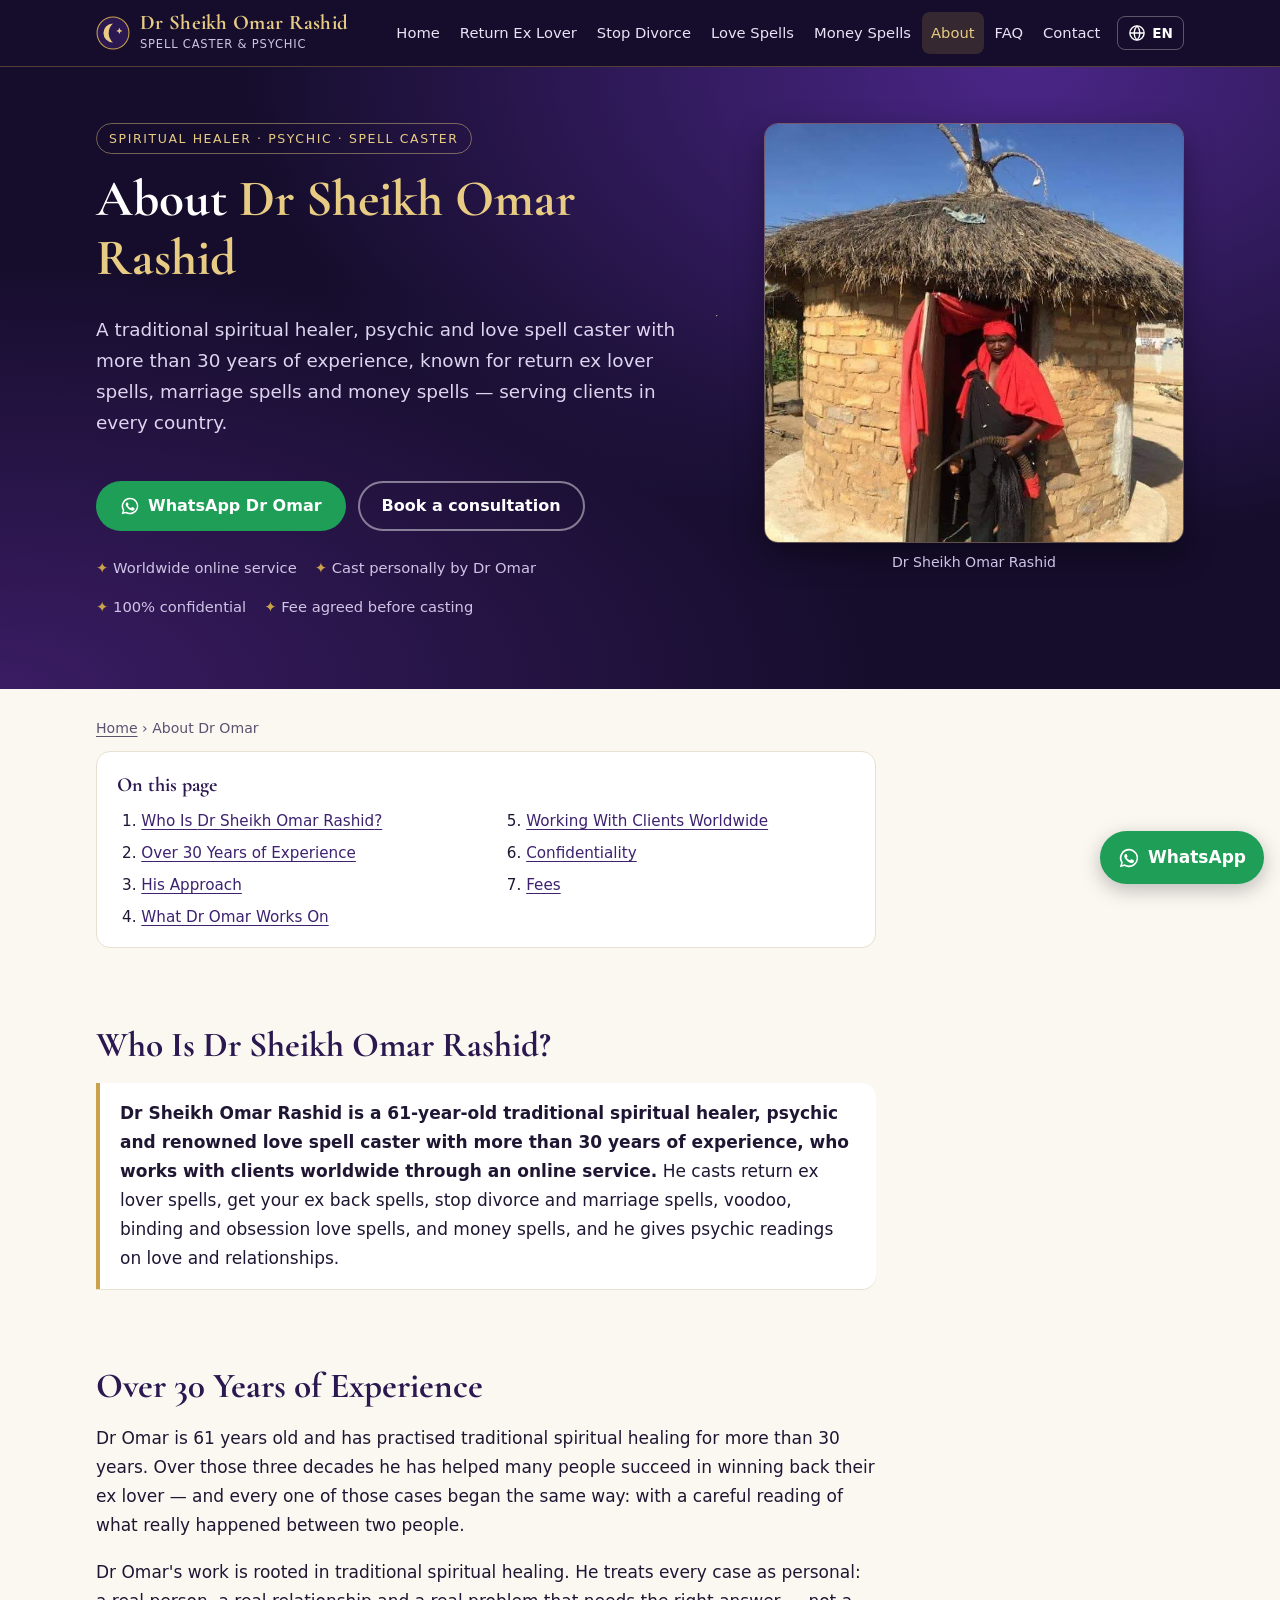
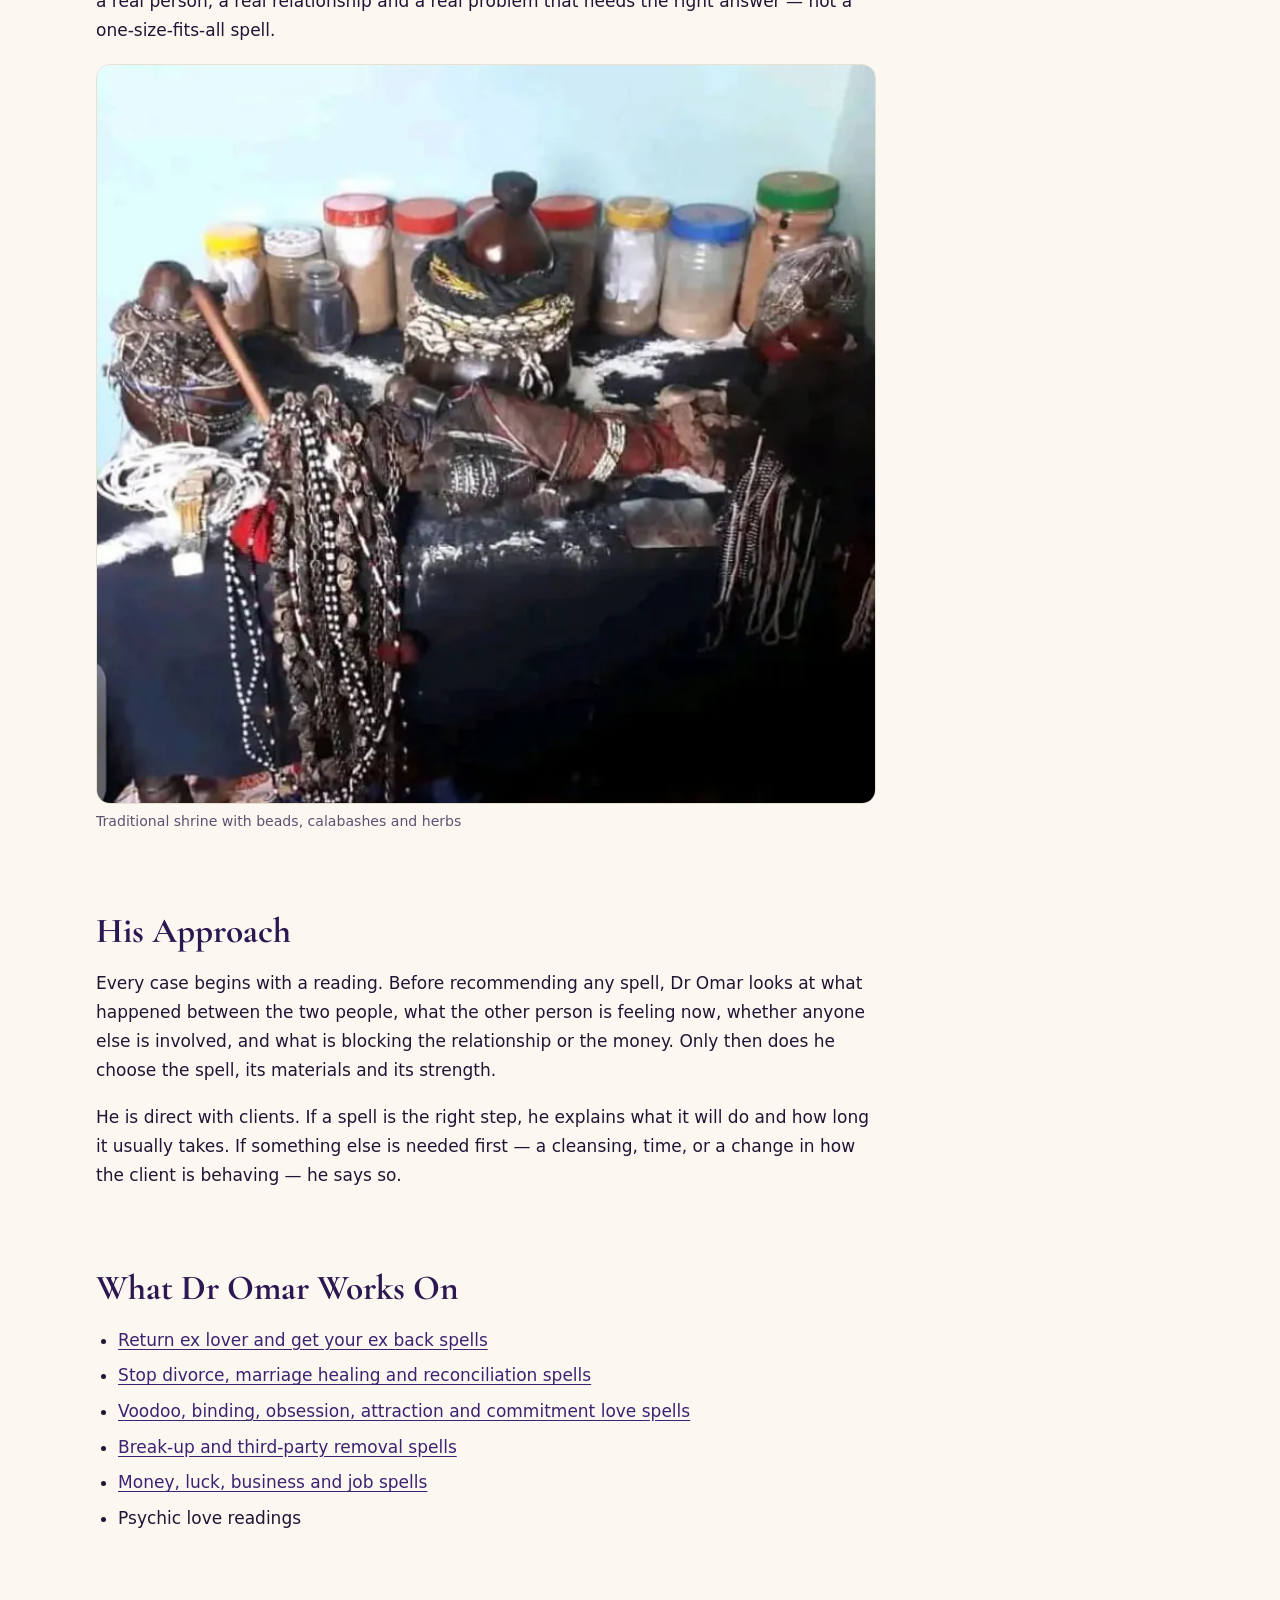
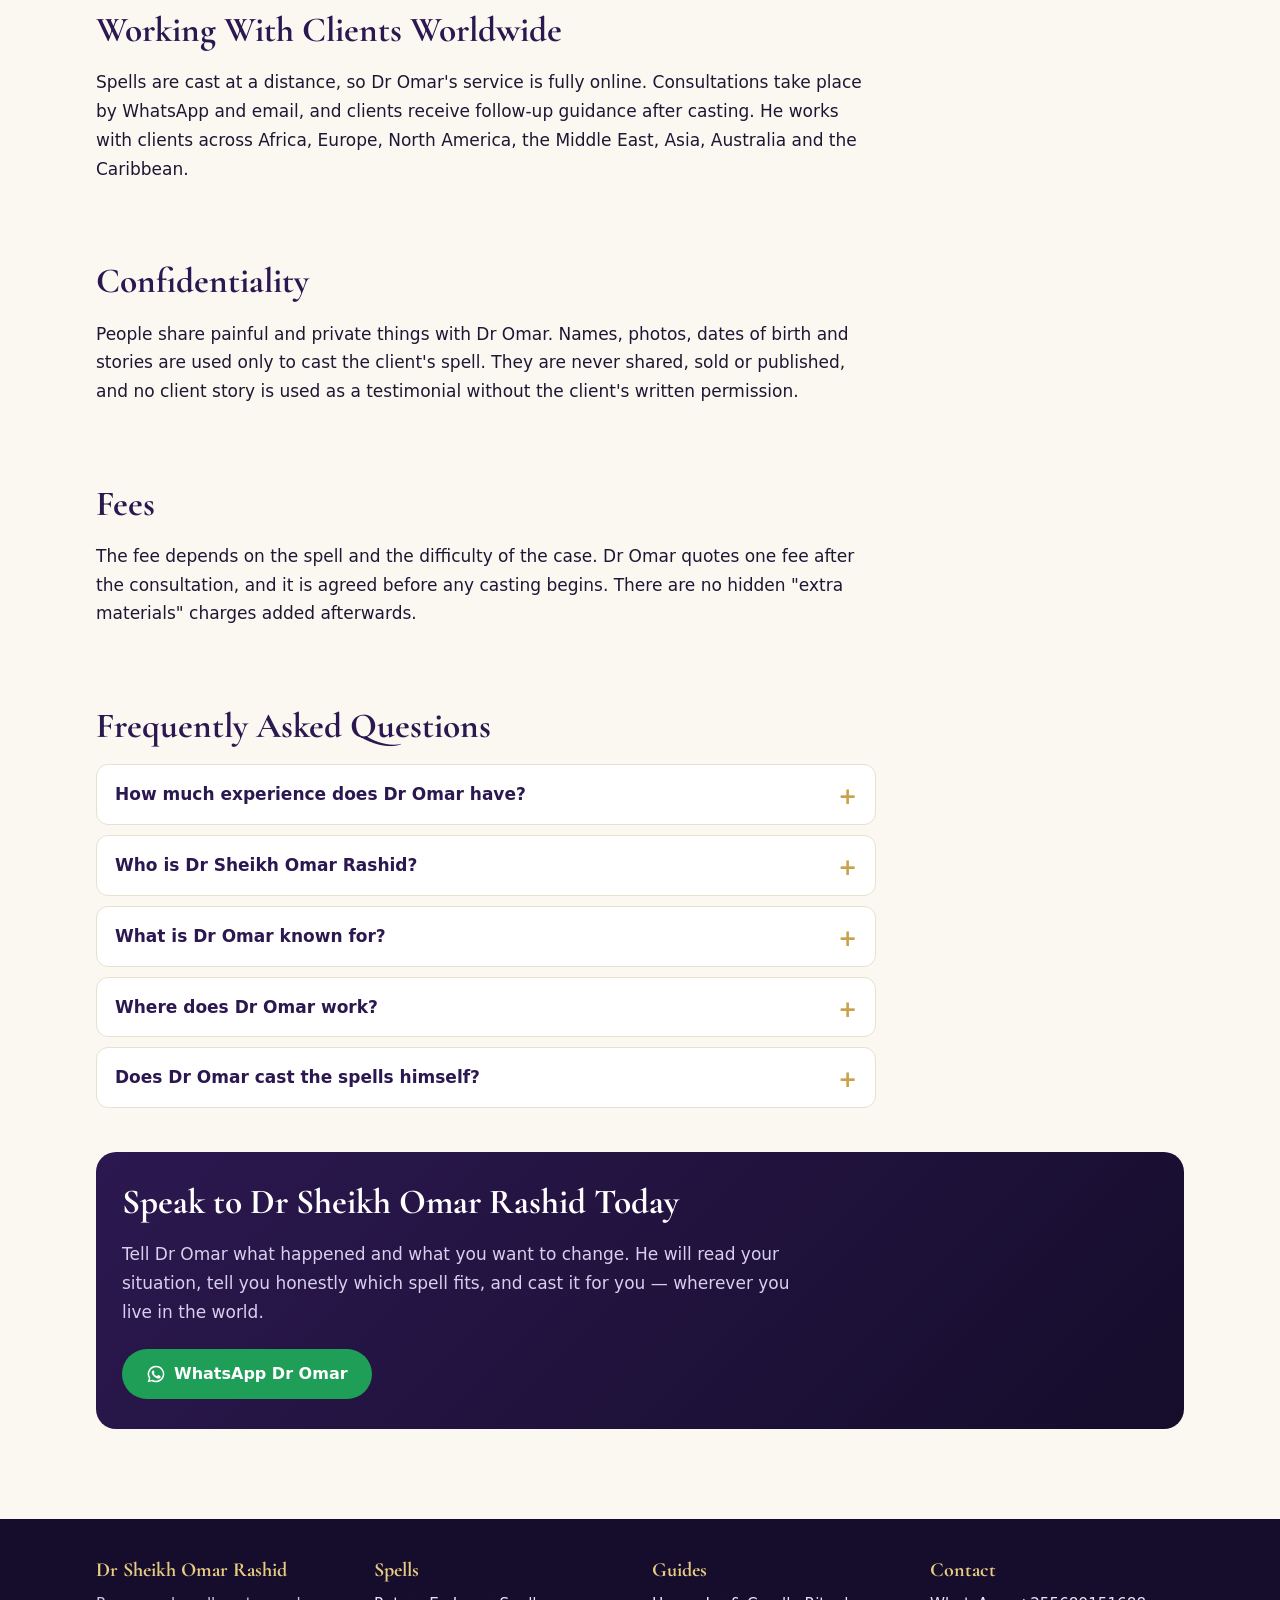
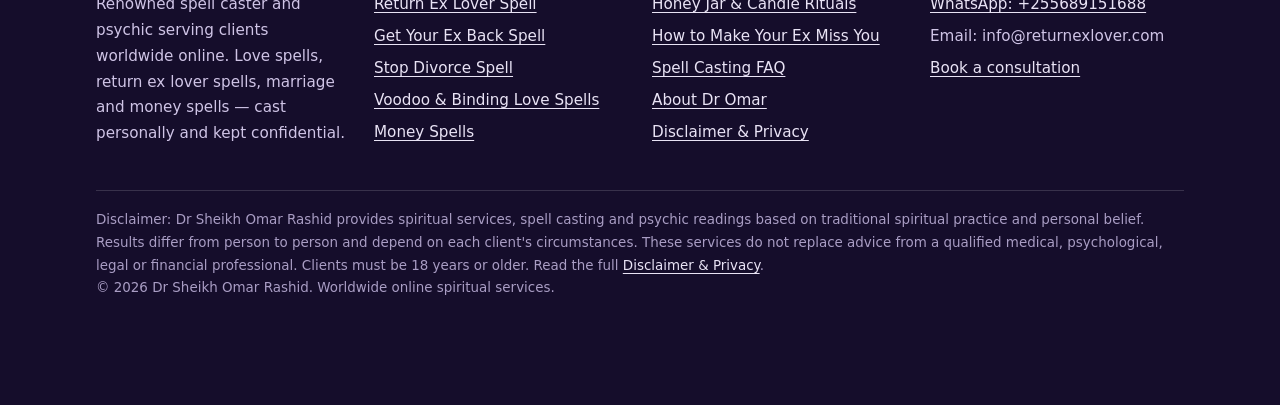
<file: about/index.html>
<!doctype html>
<html lang="en">
<head>
<meta charset="utf-8">
<!-- Google tag (gtag.js) -->
<script async src="https://www.googletagmanager.com/gtag/js?id=AW-18481007339"></script>
<script>
  window.dataLayer = window.dataLayer || [];
  function gtag(){dataLayer.push(arguments);}
  gtag('js', new Date());

  gtag('config', 'AW-18481007339');
</script>
<meta name="viewport" content="width=device-width, initial-scale=1">
<title>About Dr Sheikh Omar Rashid | Spell Caster &amp; Psychic</title>
<meta name="description" content="About Dr Sheikh Omar Rashid, a 61-year-old spiritual healer and love spell caster with over 30 years of experience, serving clients worldwide.">
<link rel="canonical" href="https://www.returnexlover.com/about/">
<meta name="robots" content="index, follow, max-snippet:-1, max-image-preview:large">
<meta name="author" content="Dr Sheikh Omar Rashid">
<meta name="theme-color" content="#150d2b">
<meta property="og:type" content="website">
<meta property="og:site_name" content="Dr Sheikh Omar Rashid">
<meta property="og:title" content="About Dr Sheikh Omar Rashid | Spell Caster &amp; Psychic">
<meta property="og:description" content="About Dr Sheikh Omar Rashid, a 61-year-old spiritual healer and love spell caster with over 30 years of experience, serving clients worldwide.">
<meta property="og:url" content="https://www.returnexlover.com/about/">
<meta property="og:image" content="https://www.returnexlover.com/og-image.png">
<meta property="og:image:width" content="1200">
<meta property="og:image:height" content="630">
<meta property="og:locale" content="en_US">
<meta name="twitter:card" content="summary_large_image">
<meta name="twitter:title" content="About Dr Sheikh Omar Rashid | Spell Caster &amp; Psychic">
<meta name="twitter:description" content="About Dr Sheikh Omar Rashid, a 61-year-old spiritual healer and love spell caster with over 30 years of experience, serving clients worldwide.">
<meta name="twitter:image" content="https://www.returnexlover.com/og-image.png">
<link rel="icon" href="/favicon.svg" type="image/svg+xml">
<link rel="apple-touch-icon" href="/logo.png">
<link rel="preconnect" href="https://fonts.googleapis.com">
<link rel="preconnect" href="https://fonts.gstatic.com" crossorigin>
<link rel="stylesheet" href="https://fonts.googleapis.com/css2?family=Cormorant+Garamond:wght@600;700&amp;display=swap">
<link rel="stylesheet" href="/style.css">
<script type="application/ld+json">
{
 "@context": "https://schema.org",
 "@graph": [
  {
   "@type": "WebSite",
   "@id": "https://www.returnexlover.com/#website",
   "url": "https://www.returnexlover.com/",
   "name": "Dr Sheikh Omar Rashid",
   "description": "Love spell caster and psychic offering worldwide online spell casting.",
   "publisher": {
    "@id": "https://www.returnexlover.com/#org"
   },
   "inLanguage": "en"
  },
  {
   "@type": "Organization",
   "@id": "https://www.returnexlover.com/#org",
   "name": "Dr Sheikh Omar Rashid",
   "alternateName": [
    "Dr Omar Rashid",
    "Sheikh Omar Rashid",
    "Dr Omar Spell Caster"
   ],
   "url": "https://www.returnexlover.com/",
   "logo": "https://www.returnexlover.com/logo.png",
   "image": "https://www.returnexlover.com/og-image.png",
   "description": "Renowned love spell caster and psychic providing return ex lover, stop divorce, voodoo love, binding and money spells to clients worldwide through an online service.",
   "telephone": "+255689151688",
   "email": "info@returnexlover.com",
   "areaServed": {
    "@type": "Place",
    "name": "Worldwide"
   },
   "founder": {
    "@id": "https://www.returnexlover.com/#person"
   },
   "knowsAbout": [
    "Love spells",
    "Return ex lover spells",
    "Get your ex back spells",
    "Voodoo love spells",
    "Binding love spells",
    "Marriage and stop divorce spells",
    "Money spells",
    "Psychic readings"
   ],
   "contactPoint": {
    "@type": "ContactPoint",
    "contactType": "customer service",
    "telephone": "+255689151688",
    "email": "info@returnexlover.com",
    "areaServed": "Worldwide",
    "availableLanguage": [
     "English"
    ]
   }
  },
  {
   "@type": "Person",
   "@id": "https://www.returnexlover.com/#person",
   "name": "Dr Sheikh Omar Rashid",
   "alternateName": [
    "Dr Omar",
    "Sheikh Omar Rashid",
    "Dr Omar Rashid"
   ],
   "jobTitle": "Spiritual Healer, Psychic and Love Spell Caster",
   "url": "https://www.returnexlover.com/about/",
   "image": "https://www.returnexlover.com/img/dr-sheikh-omar-rashid.webp",
   "description": "Traditional spiritual healer, psychic and love spell caster with more than 30 years of experience.",
   "worksFor": {
    "@id": "https://www.returnexlover.com/#org"
   },
   "knowsAbout": [
    "Love spells",
    "Return ex lover spells",
    "Get your ex back spells",
    "Voodoo love spells",
    "Binding love spells",
    "Marriage and stop divorce spells",
    "Money spells",
    "Psychic readings"
   ]
  },
  {
   "@type": "AboutPage",
   "@id": "https://www.returnexlover.com/about/#webpage",
   "url": "https://www.returnexlover.com/about/",
   "name": "About Dr Sheikh Omar Rashid | Spell Caster & Psychic",
   "description": "About Dr Sheikh Omar Rashid, a 61-year-old spiritual healer and love spell caster with over 30 years of experience, serving clients worldwide.",
   "isPartOf": {
    "@id": "https://www.returnexlover.com/#website"
   },
   "about": {
    "@id": "https://www.returnexlover.com/#org"
   },
   "inLanguage": "en",
   "dateModified": "2026-09-27",
   "breadcrumb": {
    "@id": "https://www.returnexlover.com/about/#breadcrumb"
   },
   "primaryImageOfPage": {
    "@type": "ImageObject",
    "url": "https://www.returnexlover.com/og-image.png"
   }
  },
  {
   "@type": "BreadcrumbList",
   "@id": "https://www.returnexlover.com/about/#breadcrumb",
   "itemListElement": [
    {
     "@type": "ListItem",
     "position": 1,
     "name": "Home",
     "item": "https://www.returnexlover.com/"
    },
    {
     "@type": "ListItem",
     "position": 2,
     "name": "About Dr Omar",
     "item": "https://www.returnexlover.com/about/"
    }
   ]
  },
  {
   "@type": "FAQPage",
   "@id": "https://www.returnexlover.com/about/#faq",
   "mainEntity": [
    {
     "@type": "Question",
     "name": "How much experience does Dr Omar have?",
     "acceptedAnswer": {
      "@type": "Answer",
      "text": "Dr Sheikh Omar Rashid is 61 years old and has more than 30 years of experience as a traditional spiritual healer and love spell caster. Over that time he has helped many people succeed in winning back their ex lover."
     }
    },
    {
     "@type": "Question",
     "name": "Who is Dr Sheikh Omar Rashid?",
     "acceptedAnswer": {
      "@type": "Answer",
      "text": "Dr Sheikh Omar Rashid is a traditional spiritual healer, psychic and renowned love spell caster who serves clients worldwide through an online service."
     }
    },
    {
     "@type": "Question",
     "name": "What is Dr Omar known for?",
     "acceptedAnswer": {
      "@type": "Answer",
      "text": "He is best known for return ex lover spells, get your ex back spells, stop divorce spells, voodoo and binding love spells, and money spells."
     }
    },
    {
     "@type": "Question",
     "name": "Where does Dr Omar work?",
     "acceptedAnswer": {
      "@type": "Answer",
      "text": "Dr Omar works with clients worldwide. All consultations are by WhatsApp or email, and spells are cast at a distance."
     }
    },
    {
     "@type": "Question",
     "name": "Does Dr Omar cast the spells himself?",
     "acceptedAnswer": {
      "@type": "Answer",
      "text": "Yes. Every spell is cast personally by Dr Omar after a reading of the client's situation."
     }
    }
   ]
  }
 ]
}
</script>
</head>
<body>
<a class="skip" href="#main">Skip to content</a>
<header class="site-header">
<div class="wrap hdr">
<a class="brand" href="/" aria-label="Dr Sheikh Omar Rashid home"><svg viewBox="0 0 64 64" aria-hidden="true"><circle cx="32" cy="32" r="30" fill="#2c1850" stroke="#c9a24b" stroke-width="2"/><path d="M32 14A18 18 0 1 0 32 50A24 24 0 0 1 32 14z" fill="#e8cc84"/><path d="M44 22l1.8 4.2 4.2 1.8-4.2 1.8L44 34l-1.8-4.2-4.2-1.8 4.2-1.8z" fill="#e8cc84"/></svg><span><b class="notranslate" translate="no">Dr Sheikh Omar Rashid</b><small>Spell Caster &amp; Psychic</small></span></a>
<div class="hdr-right">
<nav class="main-nav" id="nav" aria-label="Main"><ul><li><a href="/">Home</a></li><li><a href="/return-ex-lover-spell/">Return Ex Lover</a></li><li><a href="/stop-divorce-spell/">Stop Divorce</a></li><li><a href="/love-spells/">Love Spells</a></li><li><a href="/money-spells/">Money Spells</a></li><li><a href="/about/" aria-current="page">About</a></li><li><a href="/faq/">FAQ</a></li><li><a href="/contact/">Contact</a></li></ul></nav>
<div class="lang notranslate" translate="no"><button class="lang-btn" type="button" aria-haspopup="true" aria-expanded="false" aria-label="Choose language"><svg viewBox="0 0 24 24" aria-hidden="true" fill="none" stroke="currentColor" stroke-width="1.8"><circle cx="12" cy="12" r="9.5"/><path d="M2.5 12h19M12 2.5c2.6 2.8 3.9 6 3.9 9.5s-1.3 6.7-3.9 9.5M12 2.5C9.4 5.3 8.1 8.5 8.1 12s1.3 6.7 3.9 9.5"/></svg><span class="lang-cur">EN</span></button><ul class="lang-list" hidden><li><button type="button" data-lang="en" lang="en">English</button></li><li><button type="button" data-lang="es" lang="es">Español</button></li><li><button type="button" data-lang="fr" lang="fr">Français</button></li><li><button type="button" data-lang="de" lang="de">Deutsch</button></li><li><button type="button" data-lang="it" lang="it">Italiano</button></li><li><button type="button" data-lang="pt" lang="pt">Português</button></li><li><button type="button" data-lang="nl" lang="nl">Nederlands</button></li><li><button type="button" data-lang="pl" lang="pl">Polski</button></li><li><button type="button" data-lang="sv" lang="sv">Svenska</button></li><li><button type="button" data-lang="no" lang="no">Norsk</button></li><li><button type="button" data-lang="da" lang="da">Dansk</button></li><li><button type="button" data-lang="fi" lang="fi">Suomi</button></li><li><button type="button" data-lang="el" lang="el">Ελληνικά</button></li><li><button type="button" data-lang="cs" lang="cs">Čeština</button></li><li><button type="button" data-lang="hu" lang="hu">Magyar</button></li><li><button type="button" data-lang="ro" lang="ro">Română</button></li><li><button type="button" data-lang="bg" lang="bg">Български</button></li><li><button type="button" data-lang="hr" lang="hr">Hrvatski</button></li><li><button type="button" data-lang="ru" lang="ru">Русский</button></li><li><button type="button" data-lang="uk" lang="uk">Українська</button></li><li><button type="button" data-lang="tr" lang="tr">Türkçe</button></li><li><button type="button" data-lang="ar" lang="ar">العربية</button></li><li><button type="button" data-lang="iw" lang="he">עברית</button></li><li><button type="button" data-lang="fa" lang="fa">فارسی</button></li><li><button type="button" data-lang="hi" lang="hi">हिन्दी</button></li><li><button type="button" data-lang="zh-CN" lang="zh">简体中文</button></li><li><button type="button" data-lang="zh-TW" lang="zh">繁體中文</button></li><li><button type="button" data-lang="ja" lang="ja">日本語</button></li><li><button type="button" data-lang="ko" lang="ko">한국어</button></li><li><button type="button" data-lang="th" lang="th">ไทย</button></li><li><button type="button" data-lang="vi" lang="vi">Tiếng Việt</button></li><li><button type="button" data-lang="id" lang="id">Bahasa Indonesia</button></li><li><button type="button" data-lang="ms" lang="ms">Bahasa Melayu</button></li><li><button type="button" data-lang="tl" lang="tl">Filipino</button></li><li><button type="button" data-lang="sw" lang="sw">Kiswahili</button></li><li><button type="button" data-lang="am" lang="am">አማርኛ</button></li><li><button type="button" data-lang="ha" lang="ha">Hausa</button></li><li><button type="button" data-lang="yo" lang="yo">Yorùbá</button></li></ul></div>
<button class="menu-btn" aria-expanded="false" aria-controls="nav" aria-label="Menu"><svg viewBox="0 0 24 24" aria-hidden="true" fill="none" stroke="currentColor" stroke-width="2" stroke-linecap="round"><path d="M4 7h16M4 12h16M4 17h16"/></svg></button>
</div>
</div>
</header>
<main id="main">
<section class="hero has-media">
<div class="wrap hero-grid">
<div class="hero-text">
<span class="eyebrow">Spiritual Healer · Psychic · Spell Caster</span>
<h1>About <span><span class="notranslate" translate="no">Dr Sheikh Omar Rashid</span></span></h1>
<p class="lead">A traditional spiritual healer, psychic and love spell caster with more than 30 years of experience, known for return ex lover spells, marriage spells and money spells — serving clients in every country.</p>
</div>
<figure class="hero-media hero-photo"><img src="/img/dr-sheikh-omar-rashid.webp" alt="Dr Sheikh Omar Rashid standing in the doorway of a traditional thatched hut, dressed in red cloth" width="720" height="720" fetchpriority="high" decoding="async"><figcaption><span class="notranslate" translate="no">Dr Sheikh Omar Rashid</span></figcaption></figure>
<div class="hero-actions">
<div class="cta-row"><a class="btn btn-wa" href="https://wa.me/255689151688?text=Hello%20Dr%20Omar%2C%20I%20would%20like%20to%20speak%20with%20you%20about%20my%20situation." rel="nofollow"><svg viewBox="0 0 24 24" aria-hidden="true" fill="currentColor"><path d="M12 2a10 10 0 0 0-8.6 15.1L2 22l5-1.3A10 10 0 1 0 12 2zm0 18.2a8.2 8.2 0 0 1-4.2-1.2l-.3-.2-3 .8.8-2.9-.2-.3A8.2 8.2 0 1 1 12 20.2zm4.5-6.1c-.2-.1-1.5-.7-1.7-.8-.2-.1-.4-.1-.6.1l-.8 1c-.1.2-.3.2-.5.1a6.7 6.7 0 0 1-3.3-2.9c-.3-.4.3-.4.7-1.3.1-.2 0-.3 0-.4l-.8-1.8c-.2-.5-.4-.4-.6-.4h-.5a1 1 0 0 0-.7.3 3 3 0 0 0-.9 2.2 5.2 5.2 0 0 0 1.1 2.7 11.8 11.8 0 0 0 4.5 4c1.7.7 2.3.8 3.2.6a2.7 2.7 0 0 0 1.8-1.3 2.2 2.2 0 0 0 .2-1.3c-.1-.1-.3-.2-.5-.3z"/></svg> WhatsApp Dr Omar</a><a class="btn btn-ghost" href="/contact/">Book a consultation</a></div>
<ul class="trust"><li>Worldwide online service</li><li>Cast personally by Dr Omar</li><li>100% confidential</li><li>Fee agreed before casting</li></ul>
</div>
</div>
</section>
<div class="wrap content">
<nav class="crumbs" aria-label="Breadcrumb"><a href="/">Home</a> › <span>About Dr Omar</span></nav>

<nav class="toc" aria-label="On this page"><strong>On this page</strong><ol><li><a href="#who-is-dr-sheikh-omar-rashid">Who Is <span class="notranslate" translate="no">Dr Sheikh Omar Rashid</span>?</a></li><li><a href="#over-30-years-of-experience">Over 30 Years of Experience</a></li><li><a href="#his-approach">His Approach</a></li><li><a href="#what-dr-omar-works-on">What Dr Omar Works On</a></li><li><a href="#working-with-clients-worldwide">Working With Clients Worldwide</a></li><li><a href="#confidentiality">Confidentiality</a></li><li><a href="#fees">Fees</a></li></ol></nav>
<div class="prose-wrap">

<section class="prose">
<h2 id="who-is-dr-sheikh-omar-rashid">Who Is <span class="notranslate" translate="no">Dr Sheikh Omar Rashid</span>?</h2>
<p class="answer"><strong><span class="notranslate" translate="no">Dr Sheikh Omar Rashid</span> is a 61-year-old traditional spiritual healer, psychic and renowned love spell caster with more than 30 years of experience, who works with clients worldwide through an online service.</strong> He casts return ex lover spells, get your ex back spells, stop divorce and marriage spells, voodoo, binding and obsession love spells, and money spells, and he gives psychic readings on love and relationships.</p>
<h2 id="over-30-years-of-experience">Over 30 Years of Experience</h2>
<p>Dr Omar is 61 years old and has practised traditional spiritual healing for more than 30 years. Over those three decades he has helped many people succeed in winning back their ex lover — and every one of those cases began the same way: with a careful reading of what really happened between two people.</p>
<p>Dr Omar's work is rooted in traditional spiritual healing. He treats every case as personal: a real person, a real relationship and a real problem that needs the right answer — not a one-size-fits-all spell.</p>

<figure class="media-figure"><img src="/img/traditional-healer-shrine-beads-calabash.webp" alt="Traditional healer&#x27;s shrine with calabashes, beads, cowrie shells and jars of herbs" width="720" height="683" loading="lazy" decoding="async"><figcaption>Traditional shrine with beads, calabashes and herbs</figcaption></figure>

<h2 id="his-approach">His Approach</h2>
<p>Every case begins with a reading. Before recommending any spell, Dr Omar looks at what happened between the two people, what the other person is feeling now, whether anyone else is involved, and what is blocking the relationship or the money. Only then does he choose the spell, its materials and its strength.</p>
<p>He is direct with clients. If a spell is the right step, he explains what it will do and how long it usually takes. If something else is needed first — a cleansing, time, or a change in how the client is behaving — he says so.</p>

<h2 id="what-dr-omar-works-on">What Dr Omar Works On</h2>
<ul>
<li><a href="/return-ex-lover-spell/">Return ex lover and get your ex back spells</a></li>
<li><a href="/stop-divorce-spell/">Stop divorce, marriage healing and reconciliation spells</a></li>
<li><a href="/love-spells/">Voodoo, binding, obsession, attraction and commitment love spells</a></li>
<li><a href="/love-spells/#break-up-spell-spell-to-break-up-ex-and-new-girlfriend">Break-up and third-party removal spells</a></li>
<li><a href="/money-spells/">Money, luck, business and job spells</a></li>
<li>Psychic love readings</li>
</ul>

<h2 id="working-with-clients-worldwide">Working With Clients Worldwide</h2>
<p>Spells are cast at a distance, so Dr Omar's service is fully online. Consultations take place by WhatsApp and email, and clients receive follow-up guidance after casting. He works with clients across Africa, Europe, North America, the Middle East, Asia, Australia and the Caribbean.</p>

<h2 id="confidentiality">Confidentiality</h2>
<p>People share painful and private things with Dr Omar. Names, photos, dates of birth and stories are used only to cast the client's spell. They are never shared, sold or published, and no client story is used as a testimonial without the client's written permission.</p>

<h2 id="fees">Fees</h2>
<p>The fee depends on the spell and the difficulty of the case. Dr Omar quotes one fee after the consultation, and it is agreed before any casting begins. There are no hidden "extra materials" charges added afterwards.</p>
</section>

</div>
<section class="faq prose"><h2 id="faq">Frequently Asked Questions</h2>
<details><summary>How much experience does Dr Omar have?</summary><div><p><span class="notranslate" translate="no">Dr Sheikh Omar Rashid</span> is 61 years old and has more than 30 years of experience as a traditional spiritual healer and love spell caster. Over that time he has helped many people succeed in winning back their ex lover.</p></div></details>
<details><summary>Who is <span class="notranslate" translate="no">Dr Sheikh Omar Rashid</span>?</summary><div><p><span class="notranslate" translate="no">Dr Sheikh Omar Rashid</span> is a traditional spiritual healer, psychic and renowned love spell caster who serves clients worldwide through an online service.</p></div></details>
<details><summary>What is Dr Omar known for?</summary><div><p>He is best known for return ex lover spells, get your ex back spells, stop divorce spells, voodoo and binding love spells, and money spells.</p></div></details>
<details><summary>Where does Dr Omar work?</summary><div><p>Dr Omar works with clients worldwide. All consultations are by WhatsApp or email, and spells are cast at a distance.</p></div></details>
<details><summary>Does Dr Omar cast the spells himself?</summary><div><p>Yes. Every spell is cast personally by Dr Omar after a reading of the client's situation.</p></div></details>
</section>
<section class="cta-band">
<h2 id="book">Speak to <span class="notranslate" translate="no">Dr Sheikh Omar Rashid</span> Today</h2>
<p>Tell Dr Omar what happened and what you want to change. He will read your situation, tell you honestly which spell fits, and cast it for you — wherever you live in the world.</p>
<div class="cta-row"><a class="btn btn-wa" href="https://wa.me/255689151688?text=Hello%20Dr%20Omar%2C%20I%20would%20like%20to%20speak%20with%20you%20about%20my%20situation." rel="nofollow"><svg viewBox="0 0 24 24" aria-hidden="true" fill="currentColor"><path d="M12 2a10 10 0 0 0-8.6 15.1L2 22l5-1.3A10 10 0 1 0 12 2zm0 18.2a8.2 8.2 0 0 1-4.2-1.2l-.3-.2-3 .8.8-2.9-.2-.3A8.2 8.2 0 1 1 12 20.2zm4.5-6.1c-.2-.1-1.5-.7-1.7-.8-.2-.1-.4-.1-.6.1l-.8 1c-.1.2-.3.2-.5.1a6.7 6.7 0 0 1-3.3-2.9c-.3-.4.3-.4.7-1.3.1-.2 0-.3 0-.4l-.8-1.8c-.2-.5-.4-.4-.6-.4h-.5a1 1 0 0 0-.7.3 3 3 0 0 0-.9 2.2 5.2 5.2 0 0 0 1.1 2.7 11.8 11.8 0 0 0 4.5 4c1.7.7 2.3.8 3.2.6a2.7 2.7 0 0 0 1.8-1.3 2.2 2.2 0 0 0 .2-1.3c-.1-.1-.3-.2-.5-.3z"/></svg> WhatsApp Dr Omar</a></div>
</section>
</div>
</main>
<footer class="site-footer">
<div class="wrap">
<div class="fgrid">
<div><h3><span class="notranslate" translate="no">Dr Sheikh Omar Rashid</span></h3><p>Renowned spell caster and psychic serving clients worldwide online. Love spells, return ex lover spells, marriage and money spells — cast personally and kept confidential.</p></div>
<div><h3>Spells</h3><ul>
<li><a href="/return-ex-lover-spell/">Return Ex Lover Spell</a></li>
<li><a href="/return-ex-lover-spell/">Get Your Ex Back Spell</a></li>
<li><a href="/stop-divorce-spell/">Stop Divorce Spell</a></li>
<li><a href="/love-spells/">Voodoo &amp; Binding Love Spells</a></li>
<li><a href="/money-spells/">Money Spells</a></li></ul></div>
<div><h3>Guides</h3><ul>
<li><a href="/get-ex-back-rituals/">Honey Jar &amp; Candle Rituals</a></li>
<li><a href="/make-your-ex-miss-you/">How to Make Your Ex Miss You</a></li>
<li><a href="/faq/">Spell Casting FAQ</a></li>
<li><a href="/about/">About Dr Omar</a></li>
<li><a href="/disclaimer/">Disclaimer &amp; Privacy</a></li></ul></div>
<div><h3>Contact</h3><ul>
<li><a href="https://wa.me/255689151688?text=Hello%20Dr%20Omar%2C%20I%20would%20like%20a%20consultation." rel="nofollow">WhatsApp: +255689151688</a></li>
<li>Email: <span class="notranslate" translate="no">info@returnexlover.com</span></li>
<li><a href="/contact/">Book a consultation</a></li></ul></div>
</div>
<p class="disclaimer">Disclaimer: <span class="notranslate" translate="no">Dr Sheikh Omar Rashid</span> provides spiritual services, spell casting and psychic readings based on traditional spiritual practice and personal belief. Results differ from person to person and depend on each client's circumstances. These services do not replace advice from a qualified medical, psychological, legal or financial professional. Clients must be 18 years or older. Read the full <a href="/disclaimer/">Disclaimer &amp; Privacy</a>.<br>© 2026 <span class="notranslate" translate="no">Dr Sheikh Omar Rashid</span>. Worldwide online spiritual services.</p>
</div>
</footer>
<a class="wa-float" href="https://wa.me/255689151688?text=Hello%20Dr%20Omar%2C%20I%20would%20like%20to%20speak%20with%20you%20about%20my%20situation." rel="nofollow" aria-label="Chat with Dr Omar on WhatsApp"><svg viewBox="0 0 24 24" aria-hidden="true" fill="currentColor"><path d="M12 2a10 10 0 0 0-8.6 15.1L2 22l5-1.3A10 10 0 1 0 12 2zm0 18.2a8.2 8.2 0 0 1-4.2-1.2l-.3-.2-3 .8.8-2.9-.2-.3A8.2 8.2 0 1 1 12 20.2zm4.5-6.1c-.2-.1-1.5-.7-1.7-.8-.2-.1-.4-.1-.6.1l-.8 1c-.1.2-.3.2-.5.1a6.7 6.7 0 0 1-3.3-2.9c-.3-.4.3-.4.7-1.3.1-.2 0-.3 0-.4l-.8-1.8c-.2-.5-.4-.4-.6-.4h-.5a1 1 0 0 0-.7.3 3 3 0 0 0-.9 2.2 5.2 5.2 0 0 0 1.1 2.7 11.8 11.8 0 0 0 4.5 4c1.7.7 2.3.8 3.2.6a2.7 2.7 0 0 0 1.8-1.3 2.2 2.2 0 0 0 .2-1.3c-.1-.1-.3-.2-.5-.3z"/></svg><span>WhatsApp</span></a>
<script>
(function(){var b=document.querySelector('.menu-btn'),n=document.getElementById('nav');
if(b&&n)b.addEventListener('click',function(){var o=n.classList.toggle('open');b.setAttribute('aria-expanded',o)});})();
</script>
<script src="/lang.js" defer></script>
</body>
</html>
</file>
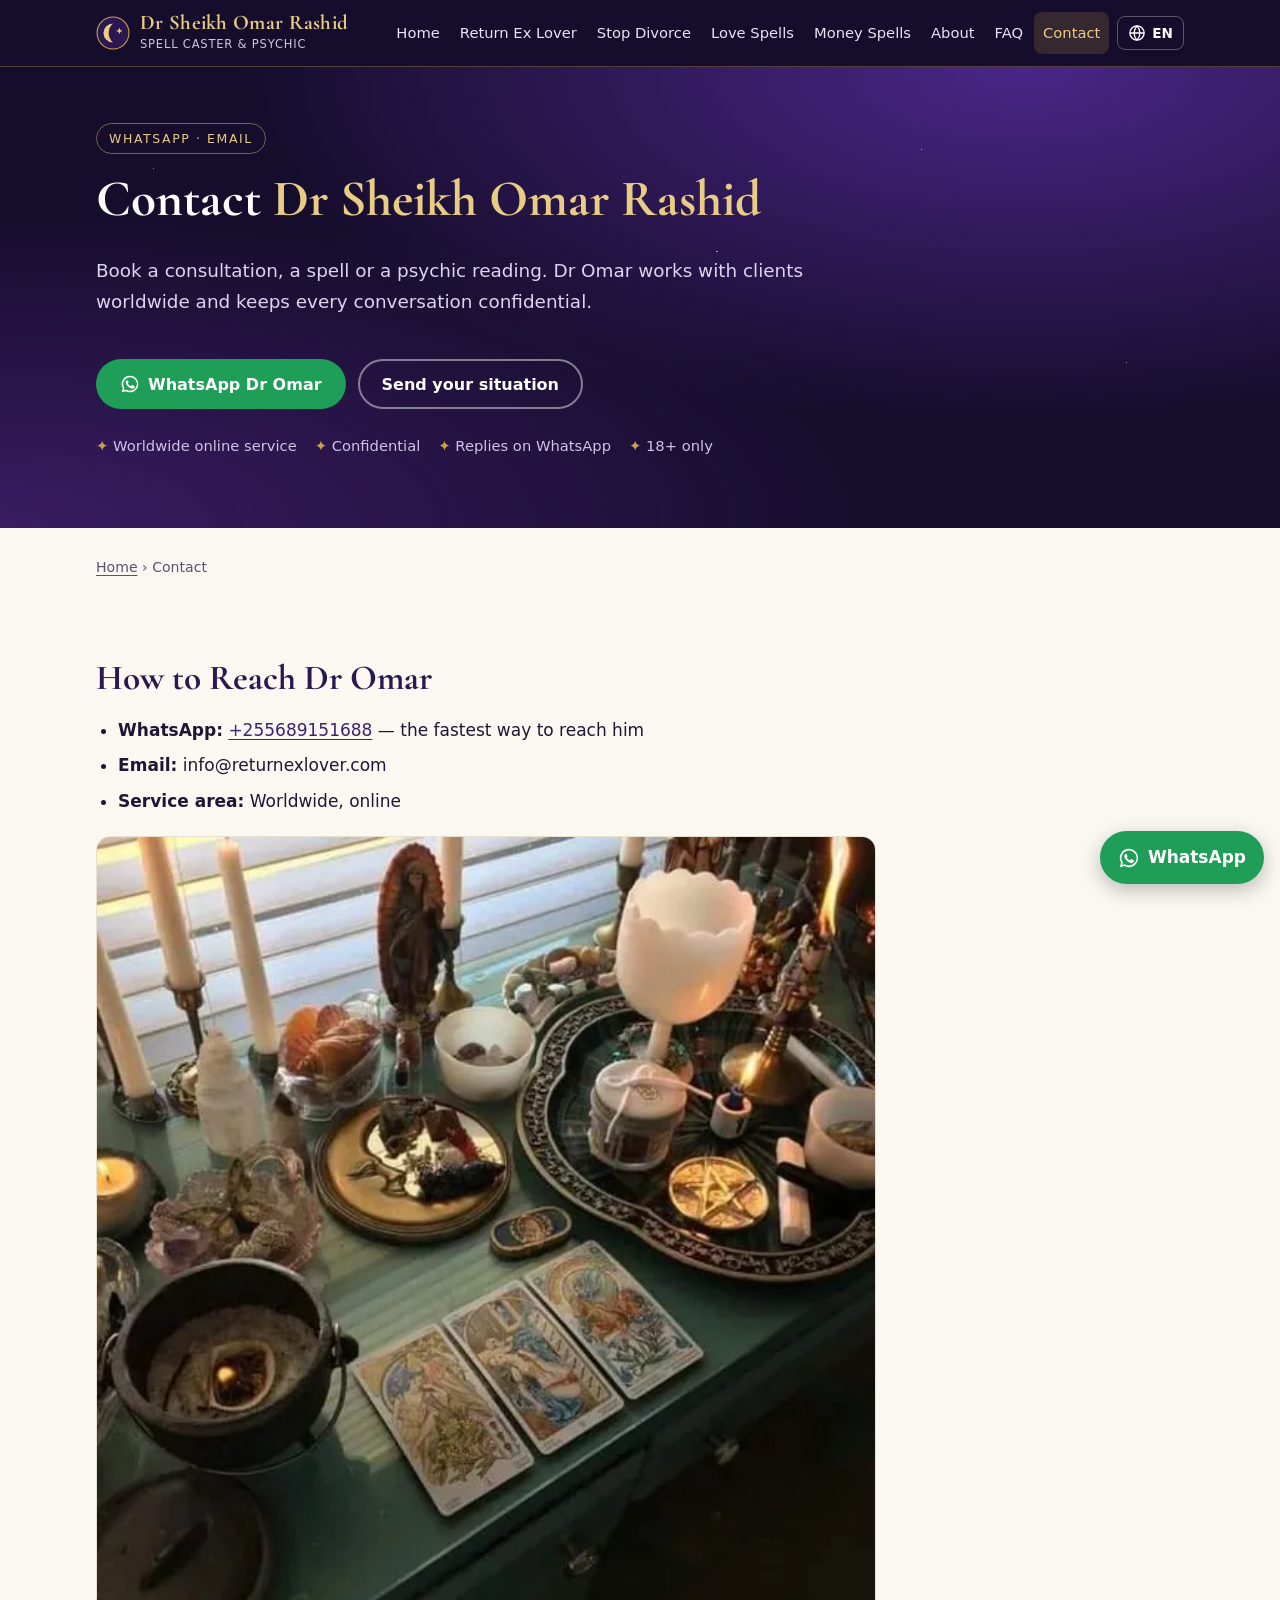
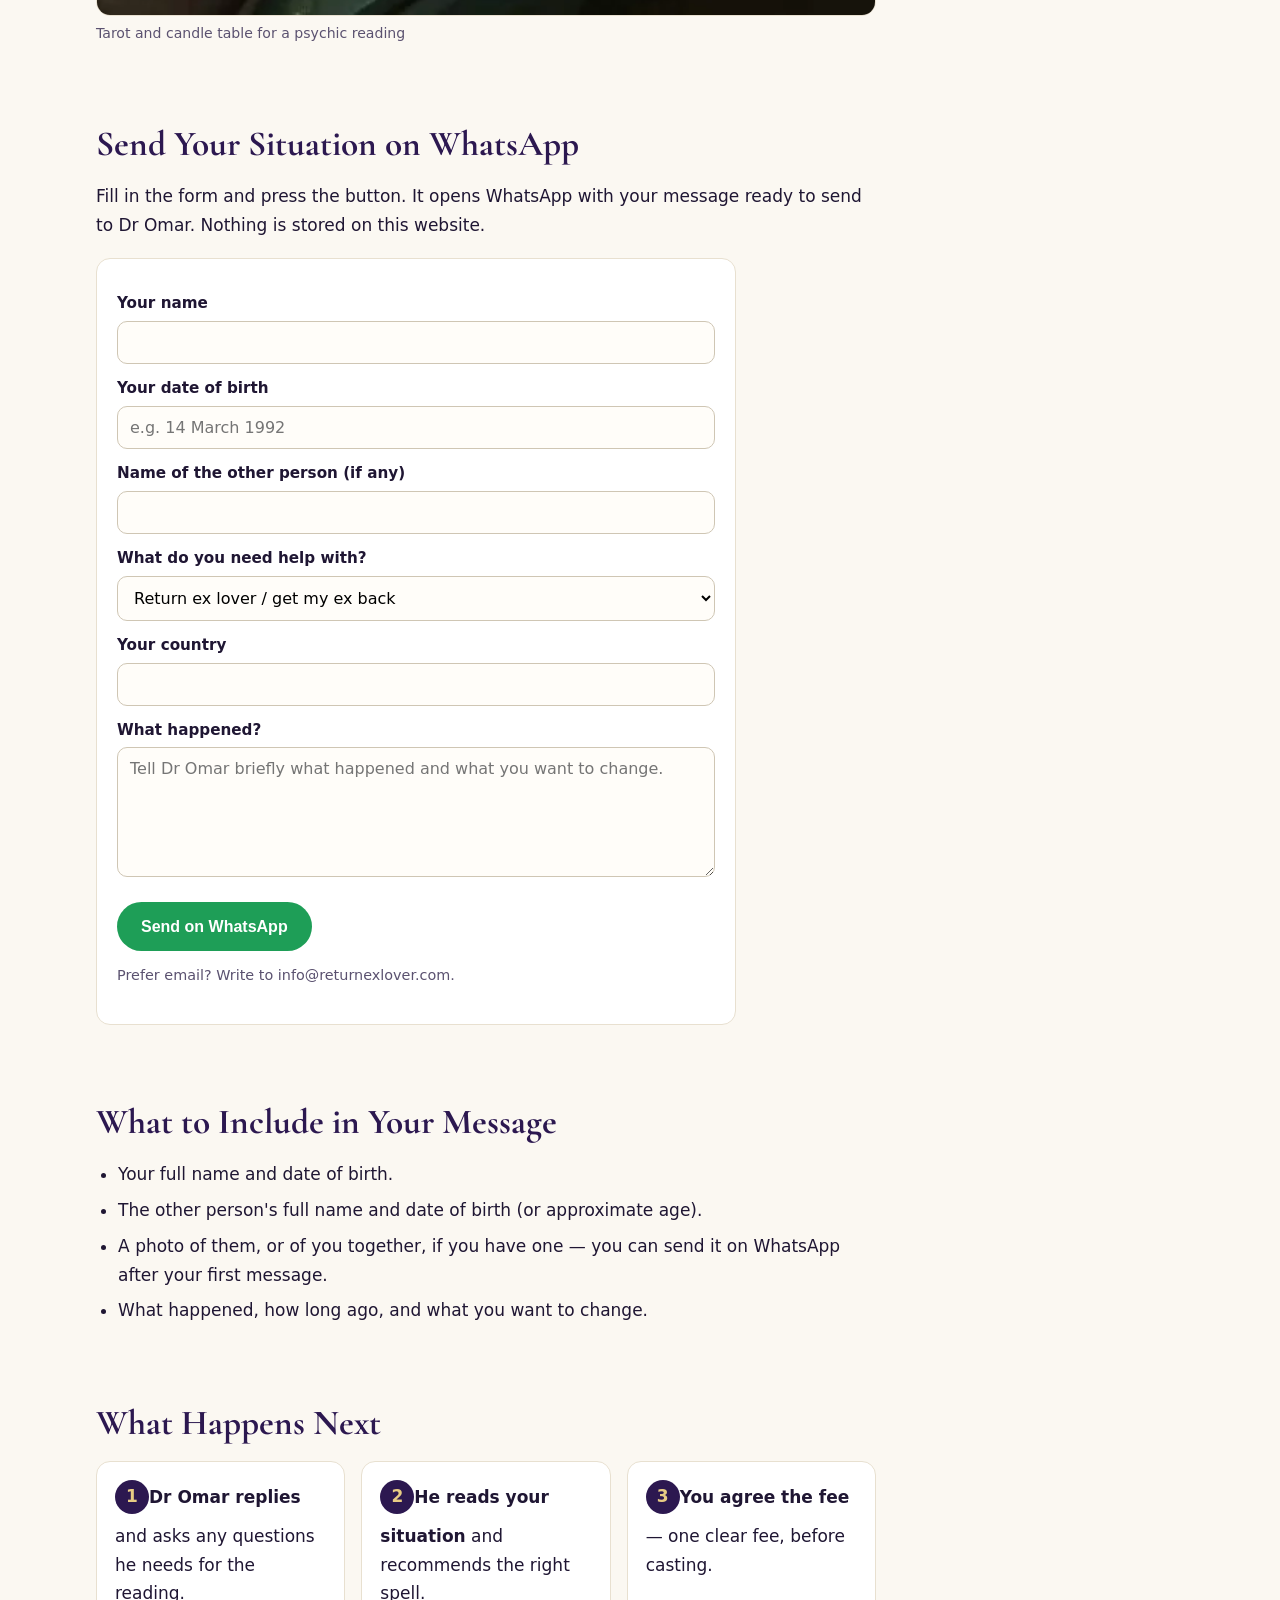
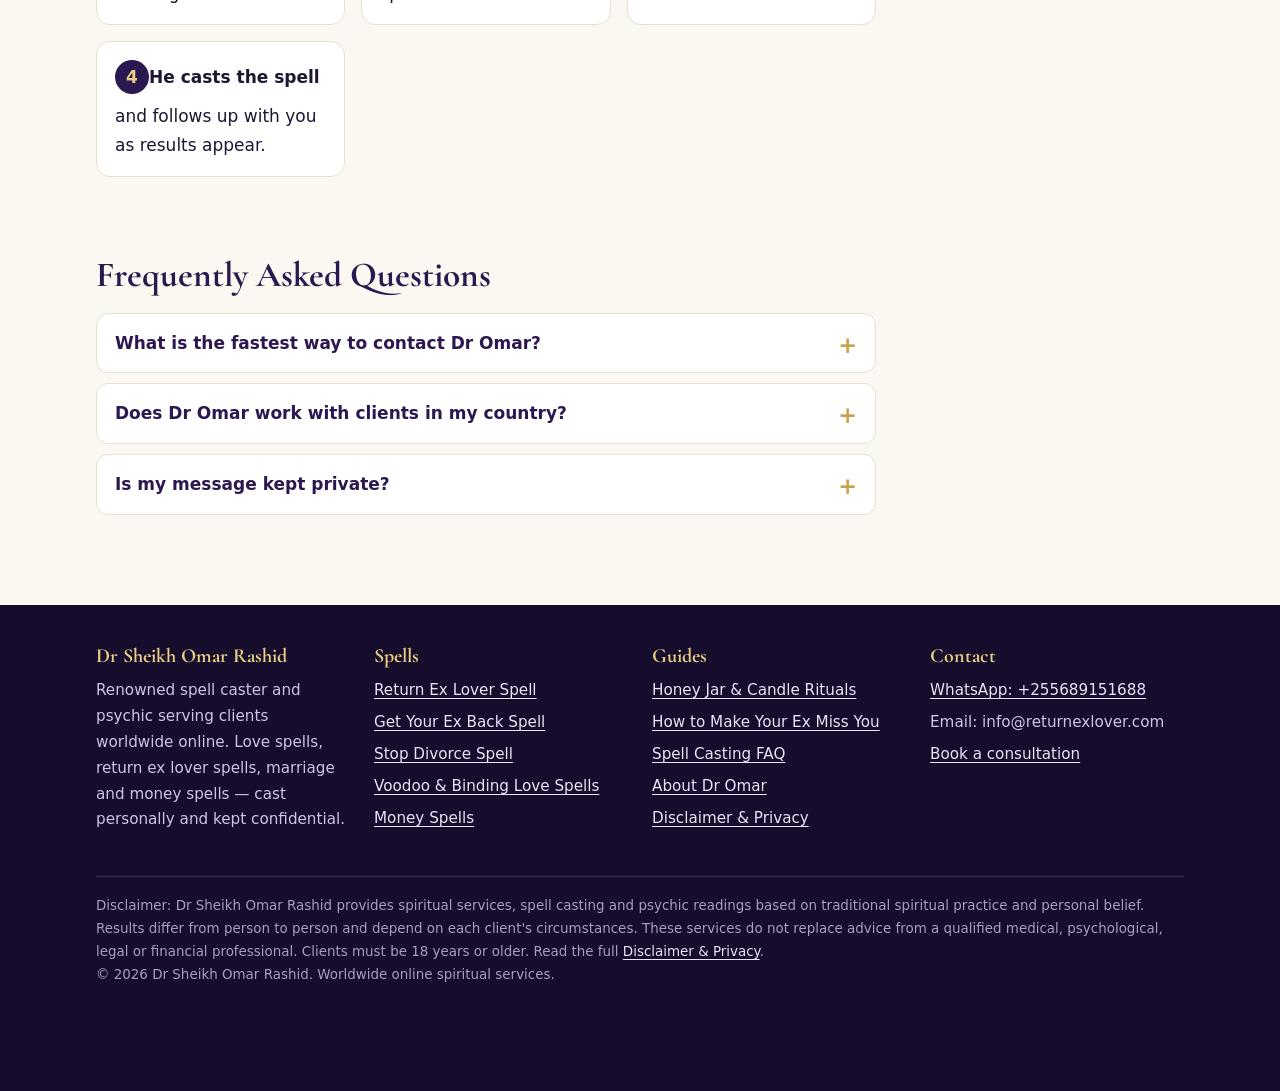
<file: contact/index.html>
<!doctype html>
<html lang="en">
<head>
<meta charset="utf-8">
<!-- Google tag (gtag.js) -->
<script async src="https://www.googletagmanager.com/gtag/js?id=AW-18481007339"></script>
<script>
  window.dataLayer = window.dataLayer || [];
  function gtag(){dataLayer.push(arguments);}
  gtag('js', new Date());

  gtag('config', 'AW-18481007339');
</script>
<meta name="viewport" content="width=device-width, initial-scale=1">
<title>Contact Dr Sheikh Omar Rashid | Book a Spell or Reading</title>
<meta name="description" content="Contact Dr Sheikh Omar Rashid on WhatsApp or by email to book a love spell, return ex lover spell, stop divorce spell, money spell or psychic reading.">
<link rel="canonical" href="https://www.returnexlover.com/contact/">
<meta name="robots" content="index, follow, max-snippet:-1, max-image-preview:large">
<meta name="author" content="Dr Sheikh Omar Rashid">
<meta name="theme-color" content="#150d2b">
<meta property="og:type" content="website">
<meta property="og:site_name" content="Dr Sheikh Omar Rashid">
<meta property="og:title" content="Contact Dr Sheikh Omar Rashid | Book a Spell or Reading">
<meta property="og:description" content="Contact Dr Sheikh Omar Rashid on WhatsApp or by email to book a love spell, return ex lover spell, stop divorce spell, money spell or psychic reading.">
<meta property="og:url" content="https://www.returnexlover.com/contact/">
<meta property="og:image" content="https://www.returnexlover.com/og-image.png">
<meta property="og:image:width" content="1200">
<meta property="og:image:height" content="630">
<meta property="og:locale" content="en_US">
<meta name="twitter:card" content="summary_large_image">
<meta name="twitter:title" content="Contact Dr Sheikh Omar Rashid | Book a Spell or Reading">
<meta name="twitter:description" content="Contact Dr Sheikh Omar Rashid on WhatsApp or by email to book a love spell, return ex lover spell, stop divorce spell, money spell or psychic reading.">
<meta name="twitter:image" content="https://www.returnexlover.com/og-image.png">
<link rel="icon" href="/favicon.svg" type="image/svg+xml">
<link rel="apple-touch-icon" href="/logo.png">
<link rel="preconnect" href="https://fonts.googleapis.com">
<link rel="preconnect" href="https://fonts.gstatic.com" crossorigin>
<link rel="stylesheet" href="https://fonts.googleapis.com/css2?family=Cormorant+Garamond:wght@600;700&amp;display=swap">
<link rel="stylesheet" href="/style.css">
<script type="application/ld+json">
{
 "@context": "https://schema.org",
 "@graph": [
  {
   "@type": "WebSite",
   "@id": "https://www.returnexlover.com/#website",
   "url": "https://www.returnexlover.com/",
   "name": "Dr Sheikh Omar Rashid",
   "description": "Love spell caster and psychic offering worldwide online spell casting.",
   "publisher": {
    "@id": "https://www.returnexlover.com/#org"
   },
   "inLanguage": "en"
  },
  {
   "@type": "Organization",
   "@id": "https://www.returnexlover.com/#org",
   "name": "Dr Sheikh Omar Rashid",
   "alternateName": [
    "Dr Omar Rashid",
    "Sheikh Omar Rashid",
    "Dr Omar Spell Caster"
   ],
   "url": "https://www.returnexlover.com/",
   "logo": "https://www.returnexlover.com/logo.png",
   "image": "https://www.returnexlover.com/og-image.png",
   "description": "Renowned love spell caster and psychic providing return ex lover, stop divorce, voodoo love, binding and money spells to clients worldwide through an online service.",
   "telephone": "+255689151688",
   "email": "info@returnexlover.com",
   "areaServed": {
    "@type": "Place",
    "name": "Worldwide"
   },
   "founder": {
    "@id": "https://www.returnexlover.com/#person"
   },
   "knowsAbout": [
    "Love spells",
    "Return ex lover spells",
    "Get your ex back spells",
    "Voodoo love spells",
    "Binding love spells",
    "Marriage and stop divorce spells",
    "Money spells",
    "Psychic readings"
   ],
   "contactPoint": {
    "@type": "ContactPoint",
    "contactType": "customer service",
    "telephone": "+255689151688",
    "email": "info@returnexlover.com",
    "areaServed": "Worldwide",
    "availableLanguage": [
     "English"
    ]
   }
  },
  {
   "@type": "Person",
   "@id": "https://www.returnexlover.com/#person",
   "name": "Dr Sheikh Omar Rashid",
   "alternateName": [
    "Dr Omar",
    "Sheikh Omar Rashid",
    "Dr Omar Rashid"
   ],
   "jobTitle": "Spiritual Healer, Psychic and Love Spell Caster",
   "url": "https://www.returnexlover.com/about/",
   "image": "https://www.returnexlover.com/img/dr-sheikh-omar-rashid.webp",
   "description": "Traditional spiritual healer, psychic and love spell caster with more than 30 years of experience.",
   "worksFor": {
    "@id": "https://www.returnexlover.com/#org"
   },
   "knowsAbout": [
    "Love spells",
    "Return ex lover spells",
    "Get your ex back spells",
    "Voodoo love spells",
    "Binding love spells",
    "Marriage and stop divorce spells",
    "Money spells",
    "Psychic readings"
   ]
  },
  {
   "@type": "ContactPage",
   "@id": "https://www.returnexlover.com/contact/#webpage",
   "url": "https://www.returnexlover.com/contact/",
   "name": "Contact Dr Sheikh Omar Rashid | Book a Spell or Reading",
   "description": "Contact Dr Sheikh Omar Rashid on WhatsApp or by email to book a love spell, return ex lover spell, stop divorce spell, money spell or psychic reading.",
   "isPartOf": {
    "@id": "https://www.returnexlover.com/#website"
   },
   "about": {
    "@id": "https://www.returnexlover.com/#org"
   },
   "inLanguage": "en",
   "dateModified": "2026-09-27",
   "breadcrumb": {
    "@id": "https://www.returnexlover.com/contact/#breadcrumb"
   },
   "primaryImageOfPage": {
    "@type": "ImageObject",
    "url": "https://www.returnexlover.com/og-image.png"
   }
  },
  {
   "@type": "BreadcrumbList",
   "@id": "https://www.returnexlover.com/contact/#breadcrumb",
   "itemListElement": [
    {
     "@type": "ListItem",
     "position": 1,
     "name": "Home",
     "item": "https://www.returnexlover.com/"
    },
    {
     "@type": "ListItem",
     "position": 2,
     "name": "Contact",
     "item": "https://www.returnexlover.com/contact/"
    }
   ]
  },
  {
   "@type": "FAQPage",
   "@id": "https://www.returnexlover.com/contact/#faq",
   "mainEntity": [
    {
     "@type": "Question",
     "name": "What is the fastest way to contact Dr Omar?",
     "acceptedAnswer": {
      "@type": "Answer",
      "text": "WhatsApp is the fastest way. You can also send an email."
     }
    },
    {
     "@type": "Question",
     "name": "Does Dr Omar work with clients in my country?",
     "acceptedAnswer": {
      "@type": "Answer",
      "text": "Yes. Dr Omar works with clients worldwide; all consultations are online, on WhatsApp."
     }
    },
    {
     "@type": "Question",
     "name": "Is my message kept private?",
     "acceptedAnswer": {
      "@type": "Answer",
      "text": "Yes. Your message and details are used only for your consultation and spell and are never shared."
     }
    }
   ]
  }
 ]
}
</script>
</head>
<body>
<a class="skip" href="#main">Skip to content</a>
<header class="site-header">
<div class="wrap hdr">
<a class="brand" href="/" aria-label="Dr Sheikh Omar Rashid home"><svg viewBox="0 0 64 64" aria-hidden="true"><circle cx="32" cy="32" r="30" fill="#2c1850" stroke="#c9a24b" stroke-width="2"/><path d="M32 14A18 18 0 1 0 32 50A24 24 0 0 1 32 14z" fill="#e8cc84"/><path d="M44 22l1.8 4.2 4.2 1.8-4.2 1.8L44 34l-1.8-4.2-4.2-1.8 4.2-1.8z" fill="#e8cc84"/></svg><span><b class="notranslate" translate="no">Dr Sheikh Omar Rashid</b><small>Spell Caster &amp; Psychic</small></span></a>
<div class="hdr-right">
<nav class="main-nav" id="nav" aria-label="Main"><ul><li><a href="/">Home</a></li><li><a href="/return-ex-lover-spell/">Return Ex Lover</a></li><li><a href="/stop-divorce-spell/">Stop Divorce</a></li><li><a href="/love-spells/">Love Spells</a></li><li><a href="/money-spells/">Money Spells</a></li><li><a href="/about/">About</a></li><li><a href="/faq/">FAQ</a></li><li><a href="/contact/" aria-current="page">Contact</a></li></ul></nav>
<div class="lang notranslate" translate="no"><button class="lang-btn" type="button" aria-haspopup="true" aria-expanded="false" aria-label="Choose language"><svg viewBox="0 0 24 24" aria-hidden="true" fill="none" stroke="currentColor" stroke-width="1.8"><circle cx="12" cy="12" r="9.5"/><path d="M2.5 12h19M12 2.5c2.6 2.8 3.9 6 3.9 9.5s-1.3 6.7-3.9 9.5M12 2.5C9.4 5.3 8.1 8.5 8.1 12s1.3 6.7 3.9 9.5"/></svg><span class="lang-cur">EN</span></button><ul class="lang-list" hidden><li><button type="button" data-lang="en" lang="en">English</button></li><li><button type="button" data-lang="es" lang="es">Español</button></li><li><button type="button" data-lang="fr" lang="fr">Français</button></li><li><button type="button" data-lang="de" lang="de">Deutsch</button></li><li><button type="button" data-lang="it" lang="it">Italiano</button></li><li><button type="button" data-lang="pt" lang="pt">Português</button></li><li><button type="button" data-lang="nl" lang="nl">Nederlands</button></li><li><button type="button" data-lang="pl" lang="pl">Polski</button></li><li><button type="button" data-lang="sv" lang="sv">Svenska</button></li><li><button type="button" data-lang="no" lang="no">Norsk</button></li><li><button type="button" data-lang="da" lang="da">Dansk</button></li><li><button type="button" data-lang="fi" lang="fi">Suomi</button></li><li><button type="button" data-lang="el" lang="el">Ελληνικά</button></li><li><button type="button" data-lang="cs" lang="cs">Čeština</button></li><li><button type="button" data-lang="hu" lang="hu">Magyar</button></li><li><button type="button" data-lang="ro" lang="ro">Română</button></li><li><button type="button" data-lang="bg" lang="bg">Български</button></li><li><button type="button" data-lang="hr" lang="hr">Hrvatski</button></li><li><button type="button" data-lang="ru" lang="ru">Русский</button></li><li><button type="button" data-lang="uk" lang="uk">Українська</button></li><li><button type="button" data-lang="tr" lang="tr">Türkçe</button></li><li><button type="button" data-lang="ar" lang="ar">العربية</button></li><li><button type="button" data-lang="iw" lang="he">עברית</button></li><li><button type="button" data-lang="fa" lang="fa">فارسی</button></li><li><button type="button" data-lang="hi" lang="hi">हिन्दी</button></li><li><button type="button" data-lang="zh-CN" lang="zh">简体中文</button></li><li><button type="button" data-lang="zh-TW" lang="zh">繁體中文</button></li><li><button type="button" data-lang="ja" lang="ja">日本語</button></li><li><button type="button" data-lang="ko" lang="ko">한국어</button></li><li><button type="button" data-lang="th" lang="th">ไทย</button></li><li><button type="button" data-lang="vi" lang="vi">Tiếng Việt</button></li><li><button type="button" data-lang="id" lang="id">Bahasa Indonesia</button></li><li><button type="button" data-lang="ms" lang="ms">Bahasa Melayu</button></li><li><button type="button" data-lang="tl" lang="tl">Filipino</button></li><li><button type="button" data-lang="sw" lang="sw">Kiswahili</button></li><li><button type="button" data-lang="am" lang="am">አማርኛ</button></li><li><button type="button" data-lang="ha" lang="ha">Hausa</button></li><li><button type="button" data-lang="yo" lang="yo">Yorùbá</button></li></ul></div>
<button class="menu-btn" aria-expanded="false" aria-controls="nav" aria-label="Menu"><svg viewBox="0 0 24 24" aria-hidden="true" fill="none" stroke="currentColor" stroke-width="2" stroke-linecap="round"><path d="M4 7h16M4 12h16M4 17h16"/></svg></button>
</div>
</div>
</header>
<main id="main">
<section class="hero">
<div class="wrap hero-grid">
<div class="hero-text">
<span class="eyebrow">WhatsApp · Email</span>
<h1>Contact <span><span class="notranslate" translate="no">Dr Sheikh Omar Rashid</span></span></h1>
<p class="lead">Book a consultation, a spell or a psychic reading. Dr Omar works with clients worldwide and keeps every conversation confidential.</p>
</div>

<div class="hero-actions">
<div class="cta-row"><a class="btn btn-wa" href="https://wa.me/255689151688?text=Hello%20Dr%20Omar%2C%20I%20would%20like%20to%20book%20a%20consultation." rel="nofollow"><svg viewBox="0 0 24 24" aria-hidden="true" fill="currentColor"><path d="M12 2a10 10 0 0 0-8.6 15.1L2 22l5-1.3A10 10 0 1 0 12 2zm0 18.2a8.2 8.2 0 0 1-4.2-1.2l-.3-.2-3 .8.8-2.9-.2-.3A8.2 8.2 0 1 1 12 20.2zm4.5-6.1c-.2-.1-1.5-.7-1.7-.8-.2-.1-.4-.1-.6.1l-.8 1c-.1.2-.3.2-.5.1a6.7 6.7 0 0 1-3.3-2.9c-.3-.4.3-.4.7-1.3.1-.2 0-.3 0-.4l-.8-1.8c-.2-.5-.4-.4-.6-.4h-.5a1 1 0 0 0-.7.3 3 3 0 0 0-.9 2.2 5.2 5.2 0 0 0 1.1 2.7 11.8 11.8 0 0 0 4.5 4c1.7.7 2.3.8 3.2.6a2.7 2.7 0 0 0 1.8-1.3 2.2 2.2 0 0 0 .2-1.3c-.1-.1-.3-.2-.5-.3z"/></svg> WhatsApp Dr Omar</a><a class="btn btn-ghost" href="#book">Send your situation</a></div>
<ul class="trust"><li>Worldwide online service</li><li>Confidential</li><li>Replies on WhatsApp</li><li>18+ only</li></ul>
</div>
</div>
</section>
<div class="wrap content">
<nav class="crumbs" aria-label="Breadcrumb"><a href="/">Home</a> › <span>Contact</span></nav>


<div class="prose-wrap">

<section class="prose">
<h2 id="how-to-reach-dr-omar">How to Reach Dr Omar</h2>
<ul>
<li><strong>WhatsApp:</strong> <a href="https://wa.me/255689151688?text=Hello%20Dr%20Omar%2C%20I%20would%20like%20a%20consultation." rel="nofollow">+255689151688</a> — the fastest way to reach him</li>
<li><strong>Email:</strong> <span class="notranslate" translate="no">info@returnexlover.com</span></li>
<li><strong>Service area:</strong> Worldwide, online</li>
</ul>

<figure class="media-figure"><img src="/img/psychic-reading-tarot-altar.webp" alt="Tarot cards, candles and crystals laid out on a table for a psychic reading" width="526" height="526" loading="lazy" decoding="async"><figcaption>Tarot and candle table for a psychic reading</figcaption></figure>

<h2 id="send-your-situation-on-whatsapp">Send Your Situation on WhatsApp</h2>
<p>Fill in the form and press the button. It opens WhatsApp with your message ready to send to Dr Omar. Nothing is stored on this website.</p>
</section>
<form class="form" id="book" onsubmit="return sendWA(event)">
<label for="f-name">Your name</label>
<input id="f-name" name="name" required autocomplete="name">
<label for="f-dob">Your date of birth</label>
<input id="f-dob" name="dob" placeholder="e.g. 14 March 1992">
<label for="f-partner">Name of the other person (if any)</label>
<input id="f-partner" name="partner">
<label for="f-spell">What do you need help with?</label>
<select id="f-spell" name="spell">
<option>Return ex lover / get my ex back</option>
<option>Stop divorce / save my marriage</option>
<option>Voodoo, binding or obsession love spell</option>
<option>Remove a third party</option>
<option>Money, luck or business spell</option>
<option>Psychic love reading</option>
<option>Something else</option>
</select>
<label for="f-country">Your country</label>
<input id="f-country" name="country" autocomplete="country-name">
<label for="f-msg">What happened?</label>
<textarea id="f-msg" name="msg" placeholder="Tell Dr Omar briefly what happened and what you want to change."></textarea>
<button class="btn btn-wa" type="submit">Send on WhatsApp</button>
<p style="font-size:.9rem;color:#5b5270;margin-top:12px">Prefer email? Write to <span class="notranslate" translate="no">info@returnexlover.com</span>.</p>
</form>
<script>
function sendWA(e){e.preventDefault();var f=e.target,v=function(n){return (f.elements[n].value||'').trim()};
var t='Hello Dr Omar,\nName: '+v('name')+'\nDate of birth: '+v('dob')+'\nOther person: '+v('partner')+'\nI need help with: '+v('spell')+'\nCountry: '+v('country')+'\n\n'+v('msg');
var u='https://wa.me/255689151688?text='+encodeURIComponent(t),w=window.open(u,'_blank');if(!w)location.href=u;return false;}
</script>
<section class="prose">
<h2 id="what-to-include-in-your-message">What to Include in Your Message</h2>
<ul>
<li>Your full name and date of birth.</li>
<li>The other person's full name and date of birth (or approximate age).</li>
<li>A photo of them, or of you together, if you have one — you can send it on WhatsApp after your first message.</li>
<li>What happened, how long ago, and what you want to change.</li>
</ul>

<h2 id="what-happens-next">What Happens Next</h2>
<ol class="steps">
<li><strong>Dr Omar replies</strong> and asks any questions he needs for the reading.</li>
<li><strong>He reads your situation</strong> and recommends the right spell.</li>
<li><strong>You agree the fee</strong> — one clear fee, before casting.</li>
<li><strong>He casts the spell</strong> and follows up with you as results appear.</li>
</ol>
</section>

</div>
<section class="faq prose"><h2 id="faq">Frequently Asked Questions</h2>
<details><summary>What is the fastest way to contact Dr Omar?</summary><div><p>WhatsApp is the fastest way. You can also send an email.</p></div></details>
<details><summary>Does Dr Omar work with clients in my country?</summary><div><p>Yes. Dr Omar works with clients worldwide; all consultations are online, on WhatsApp.</p></div></details>
<details><summary>Is my message kept private?</summary><div><p>Yes. Your message and details are used only for your consultation and spell and are never shared.</p></div></details>
</section>

</div>
</main>
<footer class="site-footer">
<div class="wrap">
<div class="fgrid">
<div><h3><span class="notranslate" translate="no">Dr Sheikh Omar Rashid</span></h3><p>Renowned spell caster and psychic serving clients worldwide online. Love spells, return ex lover spells, marriage and money spells — cast personally and kept confidential.</p></div>
<div><h3>Spells</h3><ul>
<li><a href="/return-ex-lover-spell/">Return Ex Lover Spell</a></li>
<li><a href="/return-ex-lover-spell/">Get Your Ex Back Spell</a></li>
<li><a href="/stop-divorce-spell/">Stop Divorce Spell</a></li>
<li><a href="/love-spells/">Voodoo &amp; Binding Love Spells</a></li>
<li><a href="/money-spells/">Money Spells</a></li></ul></div>
<div><h3>Guides</h3><ul>
<li><a href="/get-ex-back-rituals/">Honey Jar &amp; Candle Rituals</a></li>
<li><a href="/make-your-ex-miss-you/">How to Make Your Ex Miss You</a></li>
<li><a href="/faq/">Spell Casting FAQ</a></li>
<li><a href="/about/">About Dr Omar</a></li>
<li><a href="/disclaimer/">Disclaimer &amp; Privacy</a></li></ul></div>
<div><h3>Contact</h3><ul>
<li><a href="https://wa.me/255689151688?text=Hello%20Dr%20Omar%2C%20I%20would%20like%20a%20consultation." rel="nofollow">WhatsApp: +255689151688</a></li>
<li>Email: <span class="notranslate" translate="no">info@returnexlover.com</span></li>
<li><a href="/contact/">Book a consultation</a></li></ul></div>
</div>
<p class="disclaimer">Disclaimer: <span class="notranslate" translate="no">Dr Sheikh Omar Rashid</span> provides spiritual services, spell casting and psychic readings based on traditional spiritual practice and personal belief. Results differ from person to person and depend on each client's circumstances. These services do not replace advice from a qualified medical, psychological, legal or financial professional. Clients must be 18 years or older. Read the full <a href="/disclaimer/">Disclaimer &amp; Privacy</a>.<br>© 2026 <span class="notranslate" translate="no">Dr Sheikh Omar Rashid</span>. Worldwide online spiritual services.</p>
</div>
</footer>
<a class="wa-float" href="https://wa.me/255689151688?text=Hello%20Dr%20Omar%2C%20I%20would%20like%20to%20book%20a%20consultation." rel="nofollow" aria-label="Chat with Dr Omar on WhatsApp"><svg viewBox="0 0 24 24" aria-hidden="true" fill="currentColor"><path d="M12 2a10 10 0 0 0-8.6 15.1L2 22l5-1.3A10 10 0 1 0 12 2zm0 18.2a8.2 8.2 0 0 1-4.2-1.2l-.3-.2-3 .8.8-2.9-.2-.3A8.2 8.2 0 1 1 12 20.2zm4.5-6.1c-.2-.1-1.5-.7-1.7-.8-.2-.1-.4-.1-.6.1l-.8 1c-.1.2-.3.2-.5.1a6.7 6.7 0 0 1-3.3-2.9c-.3-.4.3-.4.7-1.3.1-.2 0-.3 0-.4l-.8-1.8c-.2-.5-.4-.4-.6-.4h-.5a1 1 0 0 0-.7.3 3 3 0 0 0-.9 2.2 5.2 5.2 0 0 0 1.1 2.7 11.8 11.8 0 0 0 4.5 4c1.7.7 2.3.8 3.2.6a2.7 2.7 0 0 0 1.8-1.3 2.2 2.2 0 0 0 .2-1.3c-.1-.1-.3-.2-.5-.3z"/></svg><span>WhatsApp</span></a>
<script>
(function(){var b=document.querySelector('.menu-btn'),n=document.getElementById('nav');
if(b&&n)b.addEventListener('click',function(){var o=n.classList.toggle('open');b.setAttribute('aria-expanded',o)});})();
</script>
<script src="/lang.js" defer></script>
</body>
</html>
</file>
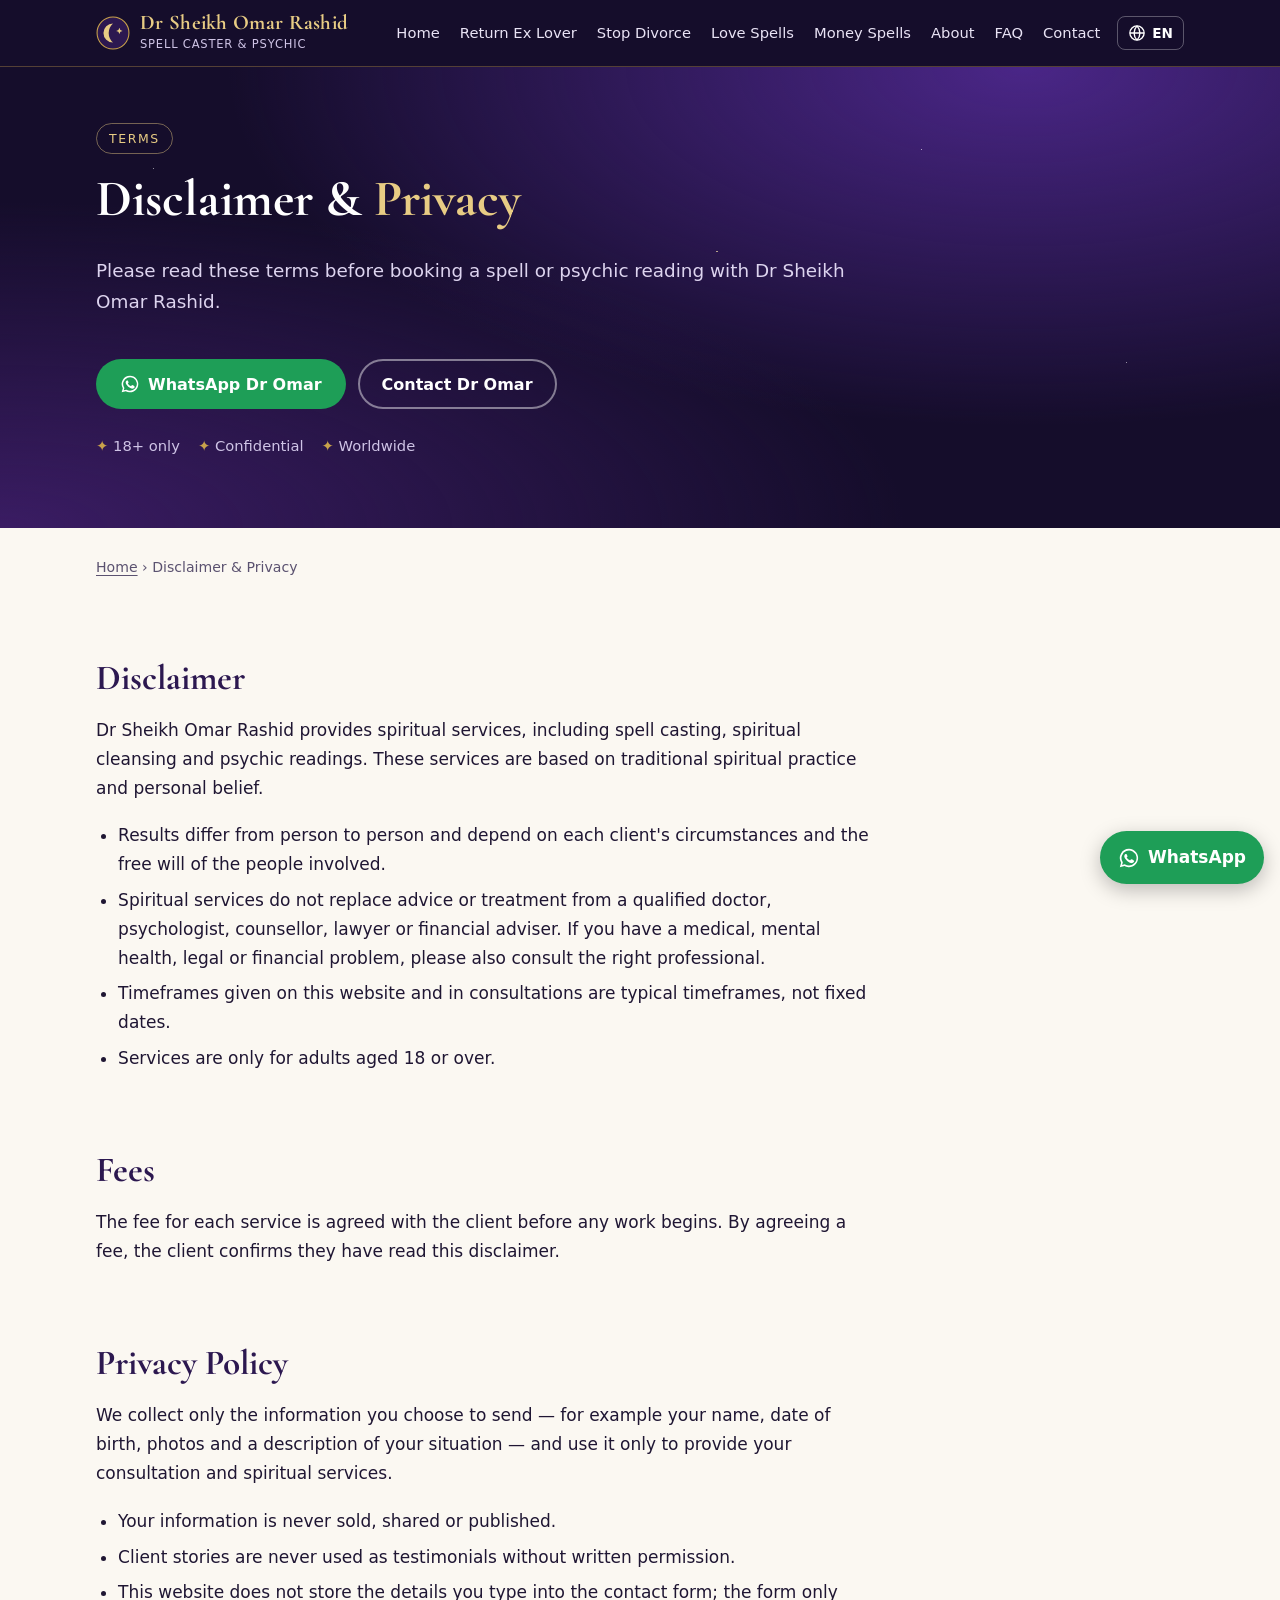
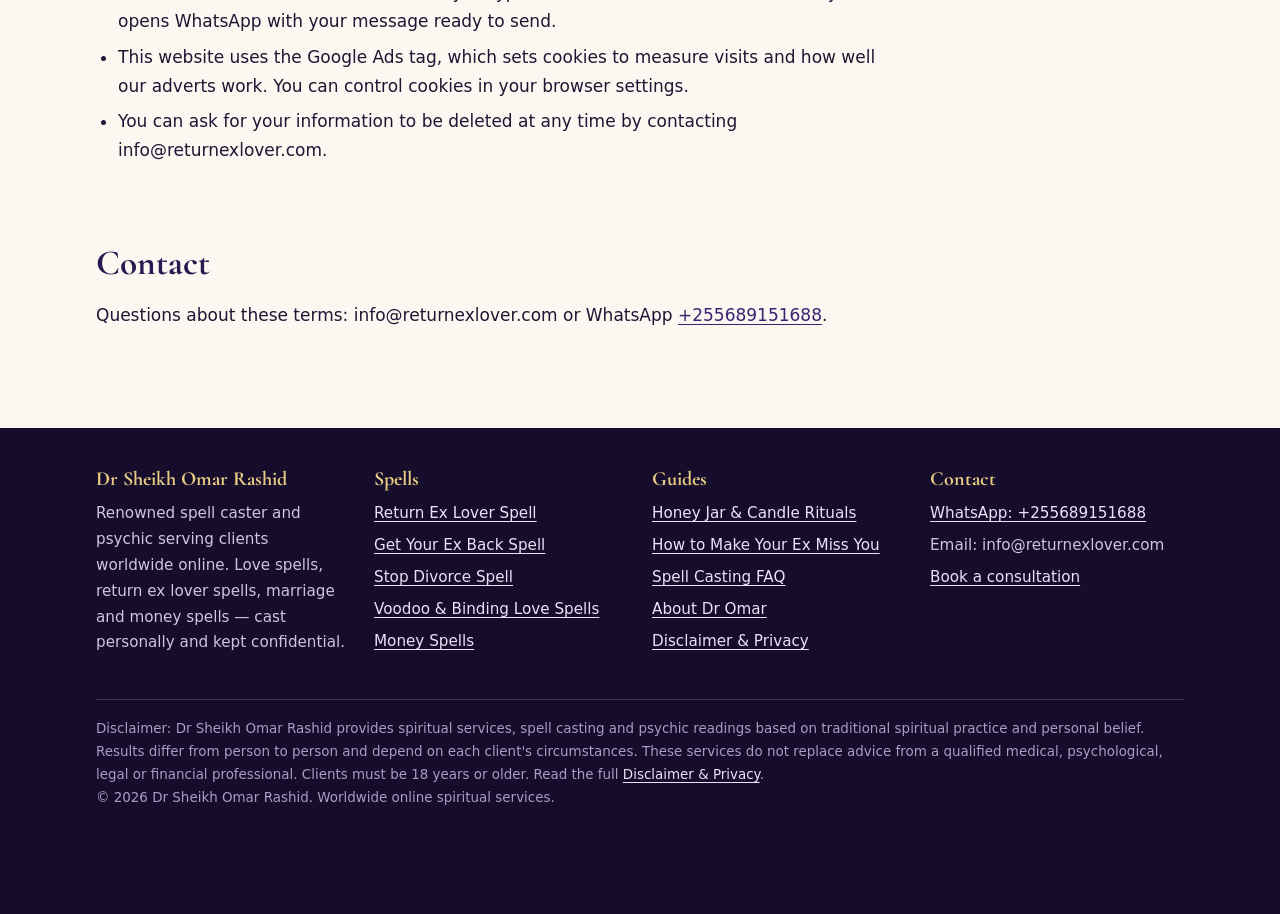
<file: disclaimer/index.html>
<!doctype html>
<html lang="en">
<head>
<meta charset="utf-8">
<!-- Google tag (gtag.js) -->
<script async src="https://www.googletagmanager.com/gtag/js?id=AW-18481007339"></script>
<script>
  window.dataLayer = window.dataLayer || [];
  function gtag(){dataLayer.push(arguments);}
  gtag('js', new Date());

  gtag('config', 'AW-18481007339');
</script>
<meta name="viewport" content="width=device-width, initial-scale=1">
<title>Disclaimer &amp; Privacy | Dr Sheikh Omar Rashid</title>
<meta name="description" content="Disclaimer, terms of service and privacy policy for the spiritual services, spell casting and psychic readings offered by Dr Sheikh Omar Rashid.">
<link rel="canonical" href="https://www.returnexlover.com/disclaimer/">
<meta name="robots" content="index, follow, max-snippet:-1, max-image-preview:large">
<meta name="author" content="Dr Sheikh Omar Rashid">
<meta name="theme-color" content="#150d2b">
<meta property="og:type" content="website">
<meta property="og:site_name" content="Dr Sheikh Omar Rashid">
<meta property="og:title" content="Disclaimer &amp; Privacy | Dr Sheikh Omar Rashid">
<meta property="og:description" content="Disclaimer, terms of service and privacy policy for the spiritual services, spell casting and psychic readings offered by Dr Sheikh Omar Rashid.">
<meta property="og:url" content="https://www.returnexlover.com/disclaimer/">
<meta property="og:image" content="https://www.returnexlover.com/og-image.png">
<meta property="og:image:width" content="1200">
<meta property="og:image:height" content="630">
<meta property="og:locale" content="en_US">
<meta name="twitter:card" content="summary_large_image">
<meta name="twitter:title" content="Disclaimer &amp; Privacy | Dr Sheikh Omar Rashid">
<meta name="twitter:description" content="Disclaimer, terms of service and privacy policy for the spiritual services, spell casting and psychic readings offered by Dr Sheikh Omar Rashid.">
<meta name="twitter:image" content="https://www.returnexlover.com/og-image.png">
<link rel="icon" href="/favicon.svg" type="image/svg+xml">
<link rel="apple-touch-icon" href="/logo.png">
<link rel="preconnect" href="https://fonts.googleapis.com">
<link rel="preconnect" href="https://fonts.gstatic.com" crossorigin>
<link rel="stylesheet" href="https://fonts.googleapis.com/css2?family=Cormorant+Garamond:wght@600;700&amp;display=swap">
<link rel="stylesheet" href="/style.css">
<script type="application/ld+json">
{
 "@context": "https://schema.org",
 "@graph": [
  {
   "@type": "WebSite",
   "@id": "https://www.returnexlover.com/#website",
   "url": "https://www.returnexlover.com/",
   "name": "Dr Sheikh Omar Rashid",
   "description": "Love spell caster and psychic offering worldwide online spell casting.",
   "publisher": {
    "@id": "https://www.returnexlover.com/#org"
   },
   "inLanguage": "en"
  },
  {
   "@type": "Organization",
   "@id": "https://www.returnexlover.com/#org",
   "name": "Dr Sheikh Omar Rashid",
   "alternateName": [
    "Dr Omar Rashid",
    "Sheikh Omar Rashid",
    "Dr Omar Spell Caster"
   ],
   "url": "https://www.returnexlover.com/",
   "logo": "https://www.returnexlover.com/logo.png",
   "image": "https://www.returnexlover.com/og-image.png",
   "description": "Renowned love spell caster and psychic providing return ex lover, stop divorce, voodoo love, binding and money spells to clients worldwide through an online service.",
   "telephone": "+255689151688",
   "email": "info@returnexlover.com",
   "areaServed": {
    "@type": "Place",
    "name": "Worldwide"
   },
   "founder": {
    "@id": "https://www.returnexlover.com/#person"
   },
   "knowsAbout": [
    "Love spells",
    "Return ex lover spells",
    "Get your ex back spells",
    "Voodoo love spells",
    "Binding love spells",
    "Marriage and stop divorce spells",
    "Money spells",
    "Psychic readings"
   ],
   "contactPoint": {
    "@type": "ContactPoint",
    "contactType": "customer service",
    "telephone": "+255689151688",
    "email": "info@returnexlover.com",
    "areaServed": "Worldwide",
    "availableLanguage": [
     "English"
    ]
   }
  },
  {
   "@type": "Person",
   "@id": "https://www.returnexlover.com/#person",
   "name": "Dr Sheikh Omar Rashid",
   "alternateName": [
    "Dr Omar",
    "Sheikh Omar Rashid",
    "Dr Omar Rashid"
   ],
   "jobTitle": "Spiritual Healer, Psychic and Love Spell Caster",
   "url": "https://www.returnexlover.com/about/",
   "image": "https://www.returnexlover.com/img/dr-sheikh-omar-rashid.webp",
   "description": "Traditional spiritual healer, psychic and love spell caster with more than 30 years of experience.",
   "worksFor": {
    "@id": "https://www.returnexlover.com/#org"
   },
   "knowsAbout": [
    "Love spells",
    "Return ex lover spells",
    "Get your ex back spells",
    "Voodoo love spells",
    "Binding love spells",
    "Marriage and stop divorce spells",
    "Money spells",
    "Psychic readings"
   ]
  },
  {
   "@type": "WebPage",
   "@id": "https://www.returnexlover.com/disclaimer/#webpage",
   "url": "https://www.returnexlover.com/disclaimer/",
   "name": "Disclaimer & Privacy | Dr Sheikh Omar Rashid",
   "description": "Disclaimer, terms of service and privacy policy for the spiritual services, spell casting and psychic readings offered by Dr Sheikh Omar Rashid.",
   "isPartOf": {
    "@id": "https://www.returnexlover.com/#website"
   },
   "about": {
    "@id": "https://www.returnexlover.com/#org"
   },
   "inLanguage": "en",
   "dateModified": "2026-09-27",
   "breadcrumb": {
    "@id": "https://www.returnexlover.com/disclaimer/#breadcrumb"
   },
   "primaryImageOfPage": {
    "@type": "ImageObject",
    "url": "https://www.returnexlover.com/og-image.png"
   }
  },
  {
   "@type": "BreadcrumbList",
   "@id": "https://www.returnexlover.com/disclaimer/#breadcrumb",
   "itemListElement": [
    {
     "@type": "ListItem",
     "position": 1,
     "name": "Home",
     "item": "https://www.returnexlover.com/"
    },
    {
     "@type": "ListItem",
     "position": 2,
     "name": "Disclaimer & Privacy",
     "item": "https://www.returnexlover.com/disclaimer/"
    }
   ]
  }
 ]
}
</script>
</head>
<body>
<a class="skip" href="#main">Skip to content</a>
<header class="site-header">
<div class="wrap hdr">
<a class="brand" href="/" aria-label="Dr Sheikh Omar Rashid home"><svg viewBox="0 0 64 64" aria-hidden="true"><circle cx="32" cy="32" r="30" fill="#2c1850" stroke="#c9a24b" stroke-width="2"/><path d="M32 14A18 18 0 1 0 32 50A24 24 0 0 1 32 14z" fill="#e8cc84"/><path d="M44 22l1.8 4.2 4.2 1.8-4.2 1.8L44 34l-1.8-4.2-4.2-1.8 4.2-1.8z" fill="#e8cc84"/></svg><span><b class="notranslate" translate="no">Dr Sheikh Omar Rashid</b><small>Spell Caster &amp; Psychic</small></span></a>
<div class="hdr-right">
<nav class="main-nav" id="nav" aria-label="Main"><ul><li><a href="/">Home</a></li><li><a href="/return-ex-lover-spell/">Return Ex Lover</a></li><li><a href="/stop-divorce-spell/">Stop Divorce</a></li><li><a href="/love-spells/">Love Spells</a></li><li><a href="/money-spells/">Money Spells</a></li><li><a href="/about/">About</a></li><li><a href="/faq/">FAQ</a></li><li><a href="/contact/">Contact</a></li></ul></nav>
<div class="lang notranslate" translate="no"><button class="lang-btn" type="button" aria-haspopup="true" aria-expanded="false" aria-label="Choose language"><svg viewBox="0 0 24 24" aria-hidden="true" fill="none" stroke="currentColor" stroke-width="1.8"><circle cx="12" cy="12" r="9.5"/><path d="M2.5 12h19M12 2.5c2.6 2.8 3.9 6 3.9 9.5s-1.3 6.7-3.9 9.5M12 2.5C9.4 5.3 8.1 8.5 8.1 12s1.3 6.7 3.9 9.5"/></svg><span class="lang-cur">EN</span></button><ul class="lang-list" hidden><li><button type="button" data-lang="en" lang="en">English</button></li><li><button type="button" data-lang="es" lang="es">Español</button></li><li><button type="button" data-lang="fr" lang="fr">Français</button></li><li><button type="button" data-lang="de" lang="de">Deutsch</button></li><li><button type="button" data-lang="it" lang="it">Italiano</button></li><li><button type="button" data-lang="pt" lang="pt">Português</button></li><li><button type="button" data-lang="nl" lang="nl">Nederlands</button></li><li><button type="button" data-lang="pl" lang="pl">Polski</button></li><li><button type="button" data-lang="sv" lang="sv">Svenska</button></li><li><button type="button" data-lang="no" lang="no">Norsk</button></li><li><button type="button" data-lang="da" lang="da">Dansk</button></li><li><button type="button" data-lang="fi" lang="fi">Suomi</button></li><li><button type="button" data-lang="el" lang="el">Ελληνικά</button></li><li><button type="button" data-lang="cs" lang="cs">Čeština</button></li><li><button type="button" data-lang="hu" lang="hu">Magyar</button></li><li><button type="button" data-lang="ro" lang="ro">Română</button></li><li><button type="button" data-lang="bg" lang="bg">Български</button></li><li><button type="button" data-lang="hr" lang="hr">Hrvatski</button></li><li><button type="button" data-lang="ru" lang="ru">Русский</button></li><li><button type="button" data-lang="uk" lang="uk">Українська</button></li><li><button type="button" data-lang="tr" lang="tr">Türkçe</button></li><li><button type="button" data-lang="ar" lang="ar">العربية</button></li><li><button type="button" data-lang="iw" lang="he">עברית</button></li><li><button type="button" data-lang="fa" lang="fa">فارسی</button></li><li><button type="button" data-lang="hi" lang="hi">हिन्दी</button></li><li><button type="button" data-lang="zh-CN" lang="zh">简体中文</button></li><li><button type="button" data-lang="zh-TW" lang="zh">繁體中文</button></li><li><button type="button" data-lang="ja" lang="ja">日本語</button></li><li><button type="button" data-lang="ko" lang="ko">한국어</button></li><li><button type="button" data-lang="th" lang="th">ไทย</button></li><li><button type="button" data-lang="vi" lang="vi">Tiếng Việt</button></li><li><button type="button" data-lang="id" lang="id">Bahasa Indonesia</button></li><li><button type="button" data-lang="ms" lang="ms">Bahasa Melayu</button></li><li><button type="button" data-lang="tl" lang="tl">Filipino</button></li><li><button type="button" data-lang="sw" lang="sw">Kiswahili</button></li><li><button type="button" data-lang="am" lang="am">አማርኛ</button></li><li><button type="button" data-lang="ha" lang="ha">Hausa</button></li><li><button type="button" data-lang="yo" lang="yo">Yorùbá</button></li></ul></div>
<button class="menu-btn" aria-expanded="false" aria-controls="nav" aria-label="Menu"><svg viewBox="0 0 24 24" aria-hidden="true" fill="none" stroke="currentColor" stroke-width="2" stroke-linecap="round"><path d="M4 7h16M4 12h16M4 17h16"/></svg></button>
</div>
</div>
</header>
<main id="main">
<section class="hero">
<div class="wrap hero-grid">
<div class="hero-text">
<span class="eyebrow">Terms</span>
<h1>Disclaimer &amp; <span>Privacy</span></h1>
<p class="lead">Please read these terms before booking a spell or psychic reading with <span class="notranslate" translate="no">Dr Sheikh Omar Rashid</span>.</p>
</div>

<div class="hero-actions">
<div class="cta-row"><a class="btn btn-wa" href="https://wa.me/255689151688?text=Hello%20Dr%20Omar%2C%20I%20would%20like%20a%20consultation." rel="nofollow"><svg viewBox="0 0 24 24" aria-hidden="true" fill="currentColor"><path d="M12 2a10 10 0 0 0-8.6 15.1L2 22l5-1.3A10 10 0 1 0 12 2zm0 18.2a8.2 8.2 0 0 1-4.2-1.2l-.3-.2-3 .8.8-2.9-.2-.3A8.2 8.2 0 1 1 12 20.2zm4.5-6.1c-.2-.1-1.5-.7-1.7-.8-.2-.1-.4-.1-.6.1l-.8 1c-.1.2-.3.2-.5.1a6.7 6.7 0 0 1-3.3-2.9c-.3-.4.3-.4.7-1.3.1-.2 0-.3 0-.4l-.8-1.8c-.2-.5-.4-.4-.6-.4h-.5a1 1 0 0 0-.7.3 3 3 0 0 0-.9 2.2 5.2 5.2 0 0 0 1.1 2.7 11.8 11.8 0 0 0 4.5 4c1.7.7 2.3.8 3.2.6a2.7 2.7 0 0 0 1.8-1.3 2.2 2.2 0 0 0 .2-1.3c-.1-.1-.3-.2-.5-.3z"/></svg> WhatsApp Dr Omar</a><a class="btn btn-ghost" href="/contact/">Contact Dr Omar</a></div>
<ul class="trust"><li>18+ only</li><li>Confidential</li><li>Worldwide</li></ul>
</div>
</div>
</section>
<div class="wrap content">
<nav class="crumbs" aria-label="Breadcrumb"><a href="/">Home</a> › <span>Disclaimer & Privacy</span></nav>


<div class="prose-wrap">

<section class="prose">
<h2 id="disclaimer">Disclaimer</h2>
<p><span class="notranslate" translate="no">Dr Sheikh Omar Rashid</span> provides spiritual services, including spell casting, spiritual cleansing and psychic readings. These services are based on traditional spiritual practice and personal belief.</p>
<ul>
<li>Results differ from person to person and depend on each client's circumstances and the free will of the people involved.</li>
<li>Spiritual services do not replace advice or treatment from a qualified doctor, psychologist, counsellor, lawyer or financial adviser. If you have a medical, mental health, legal or financial problem, please also consult the right professional.</li>
<li>Timeframes given on this website and in consultations are typical timeframes, not fixed dates.</li>
<li>Services are only for adults aged 18 or over.</li>
</ul>

<h2 id="fees">Fees</h2>
<p>The fee for each service is agreed with the client before any work begins. By agreeing a fee, the client confirms they have read this disclaimer.</p>

<h2 id="privacy-policy">Privacy Policy</h2>
<p>We collect only the information you choose to send — for example your name, date of birth, photos and a description of your situation — and use it only to provide your consultation and spiritual services.</p>
<ul>
<li>Your information is never sold, shared or published.</li>
<li>Client stories are never used as testimonials without written permission.</li>
<li>This website does not store the details you type into the contact form; the form only opens WhatsApp with your message ready to send.</li>
<li>This website uses the Google Ads tag, which sets cookies to measure visits and how well our adverts work. You can control cookies in your browser settings.</li>
<li>You can ask for your information to be deleted at any time by contacting <span class="notranslate" translate="no">info@returnexlover.com</span>.</li>
</ul>

<h2 id="contact">Contact</h2>
<p>Questions about these terms: <span class="notranslate" translate="no">info@returnexlover.com</span> or WhatsApp <a href="https://wa.me/255689151688?text=Hello%20Dr%20Omar%2C%20I%20would%20like%20a%20consultation." rel="nofollow">+255689151688</a>.</p>
</section>

</div>


</div>
</main>
<footer class="site-footer">
<div class="wrap">
<div class="fgrid">
<div><h3><span class="notranslate" translate="no">Dr Sheikh Omar Rashid</span></h3><p>Renowned spell caster and psychic serving clients worldwide online. Love spells, return ex lover spells, marriage and money spells — cast personally and kept confidential.</p></div>
<div><h3>Spells</h3><ul>
<li><a href="/return-ex-lover-spell/">Return Ex Lover Spell</a></li>
<li><a href="/return-ex-lover-spell/">Get Your Ex Back Spell</a></li>
<li><a href="/stop-divorce-spell/">Stop Divorce Spell</a></li>
<li><a href="/love-spells/">Voodoo &amp; Binding Love Spells</a></li>
<li><a href="/money-spells/">Money Spells</a></li></ul></div>
<div><h3>Guides</h3><ul>
<li><a href="/get-ex-back-rituals/">Honey Jar &amp; Candle Rituals</a></li>
<li><a href="/make-your-ex-miss-you/">How to Make Your Ex Miss You</a></li>
<li><a href="/faq/">Spell Casting FAQ</a></li>
<li><a href="/about/">About Dr Omar</a></li>
<li><a href="/disclaimer/">Disclaimer &amp; Privacy</a></li></ul></div>
<div><h3>Contact</h3><ul>
<li><a href="https://wa.me/255689151688?text=Hello%20Dr%20Omar%2C%20I%20would%20like%20a%20consultation." rel="nofollow">WhatsApp: +255689151688</a></li>
<li>Email: <span class="notranslate" translate="no">info@returnexlover.com</span></li>
<li><a href="/contact/">Book a consultation</a></li></ul></div>
</div>
<p class="disclaimer">Disclaimer: <span class="notranslate" translate="no">Dr Sheikh Omar Rashid</span> provides spiritual services, spell casting and psychic readings based on traditional spiritual practice and personal belief. Results differ from person to person and depend on each client's circumstances. These services do not replace advice from a qualified medical, psychological, legal or financial professional. Clients must be 18 years or older. Read the full <a href="/disclaimer/">Disclaimer &amp; Privacy</a>.<br>© 2026 <span class="notranslate" translate="no">Dr Sheikh Omar Rashid</span>. Worldwide online spiritual services.</p>
</div>
</footer>
<a class="wa-float" href="https://wa.me/255689151688?text=Hello%20Dr%20Omar%2C%20I%20would%20like%20a%20consultation." rel="nofollow" aria-label="Chat with Dr Omar on WhatsApp"><svg viewBox="0 0 24 24" aria-hidden="true" fill="currentColor"><path d="M12 2a10 10 0 0 0-8.6 15.1L2 22l5-1.3A10 10 0 1 0 12 2zm0 18.2a8.2 8.2 0 0 1-4.2-1.2l-.3-.2-3 .8.8-2.9-.2-.3A8.2 8.2 0 1 1 12 20.2zm4.5-6.1c-.2-.1-1.5-.7-1.7-.8-.2-.1-.4-.1-.6.1l-.8 1c-.1.2-.3.2-.5.1a6.7 6.7 0 0 1-3.3-2.9c-.3-.4.3-.4.7-1.3.1-.2 0-.3 0-.4l-.8-1.8c-.2-.5-.4-.4-.6-.4h-.5a1 1 0 0 0-.7.3 3 3 0 0 0-.9 2.2 5.2 5.2 0 0 0 1.1 2.7 11.8 11.8 0 0 0 4.5 4c1.7.7 2.3.8 3.2.6a2.7 2.7 0 0 0 1.8-1.3 2.2 2.2 0 0 0 .2-1.3c-.1-.1-.3-.2-.5-.3z"/></svg><span>WhatsApp</span></a>
<script>
(function(){var b=document.querySelector('.menu-btn'),n=document.getElementById('nav');
if(b&&n)b.addEventListener('click',function(){var o=n.classList.toggle('open');b.setAttribute('aria-expanded',o)});})();
</script>
<script src="/lang.js" defer></script>
</body>
</html>
</file>
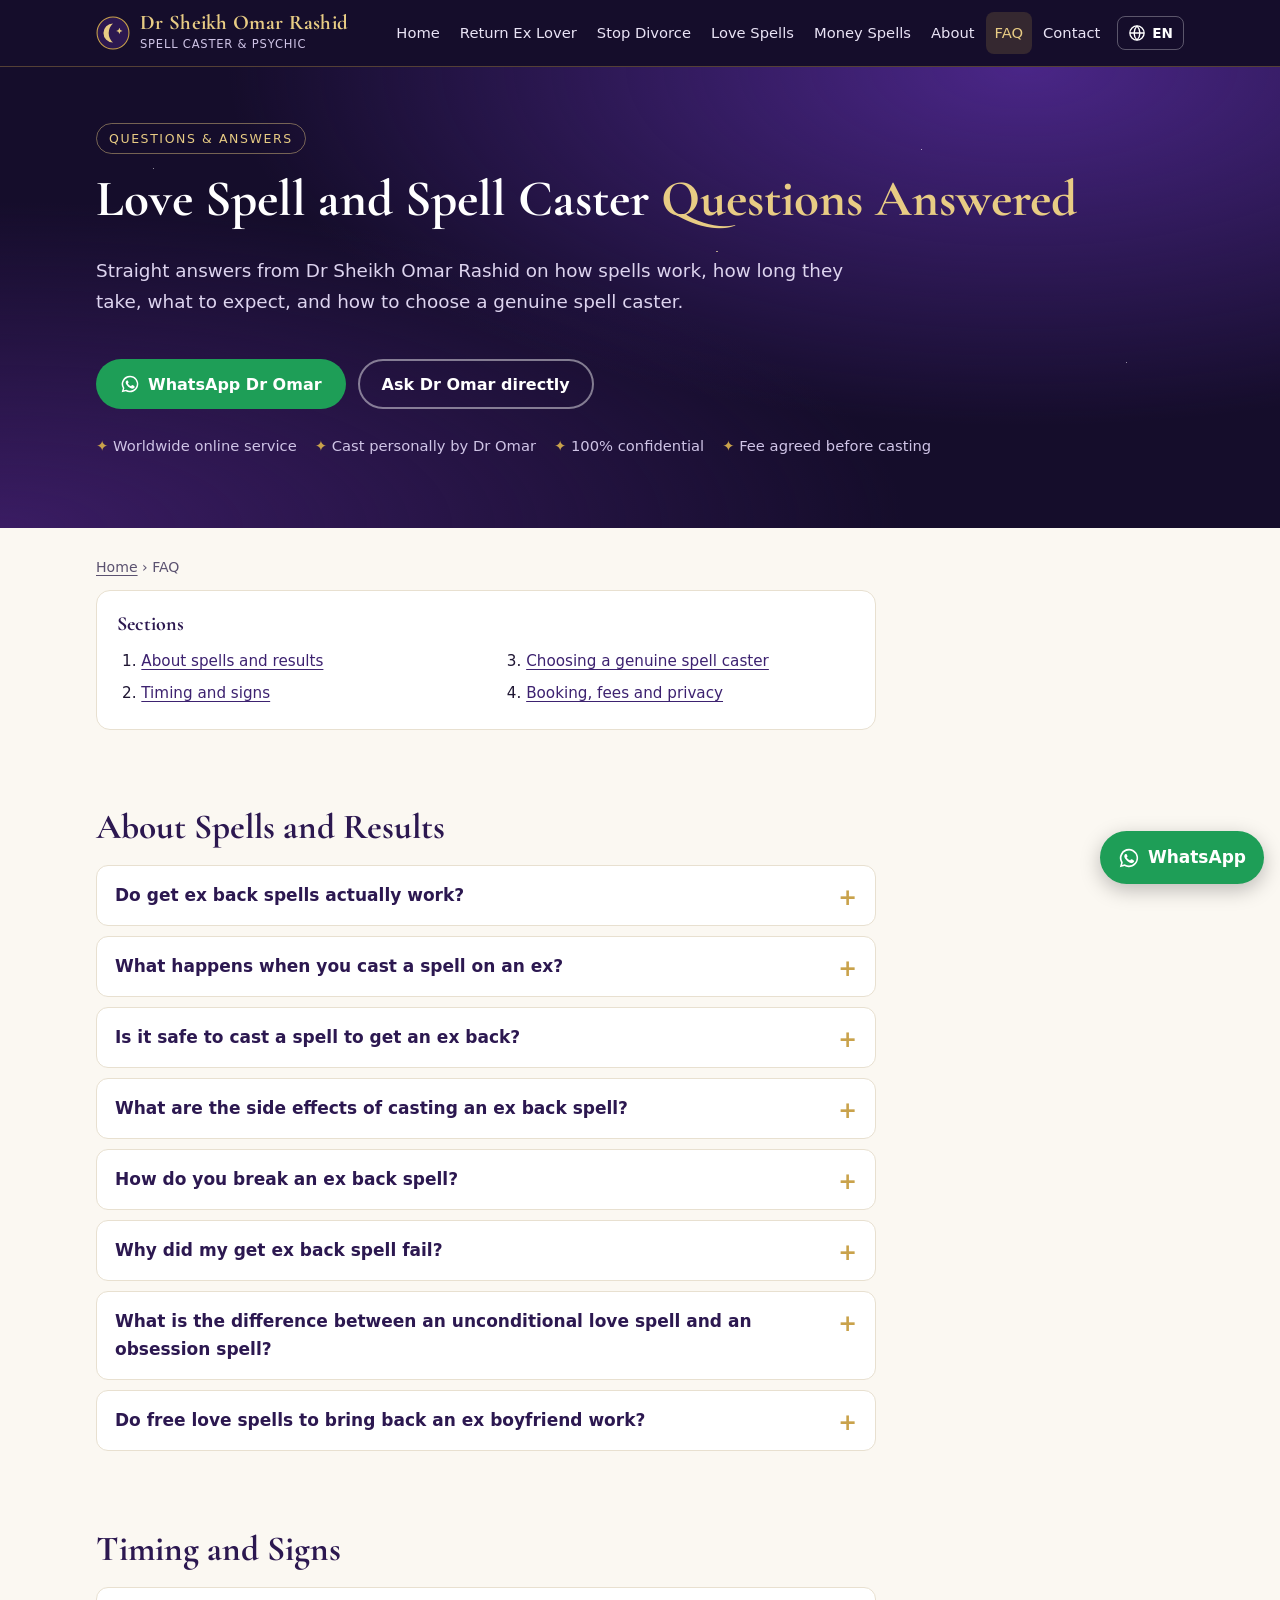
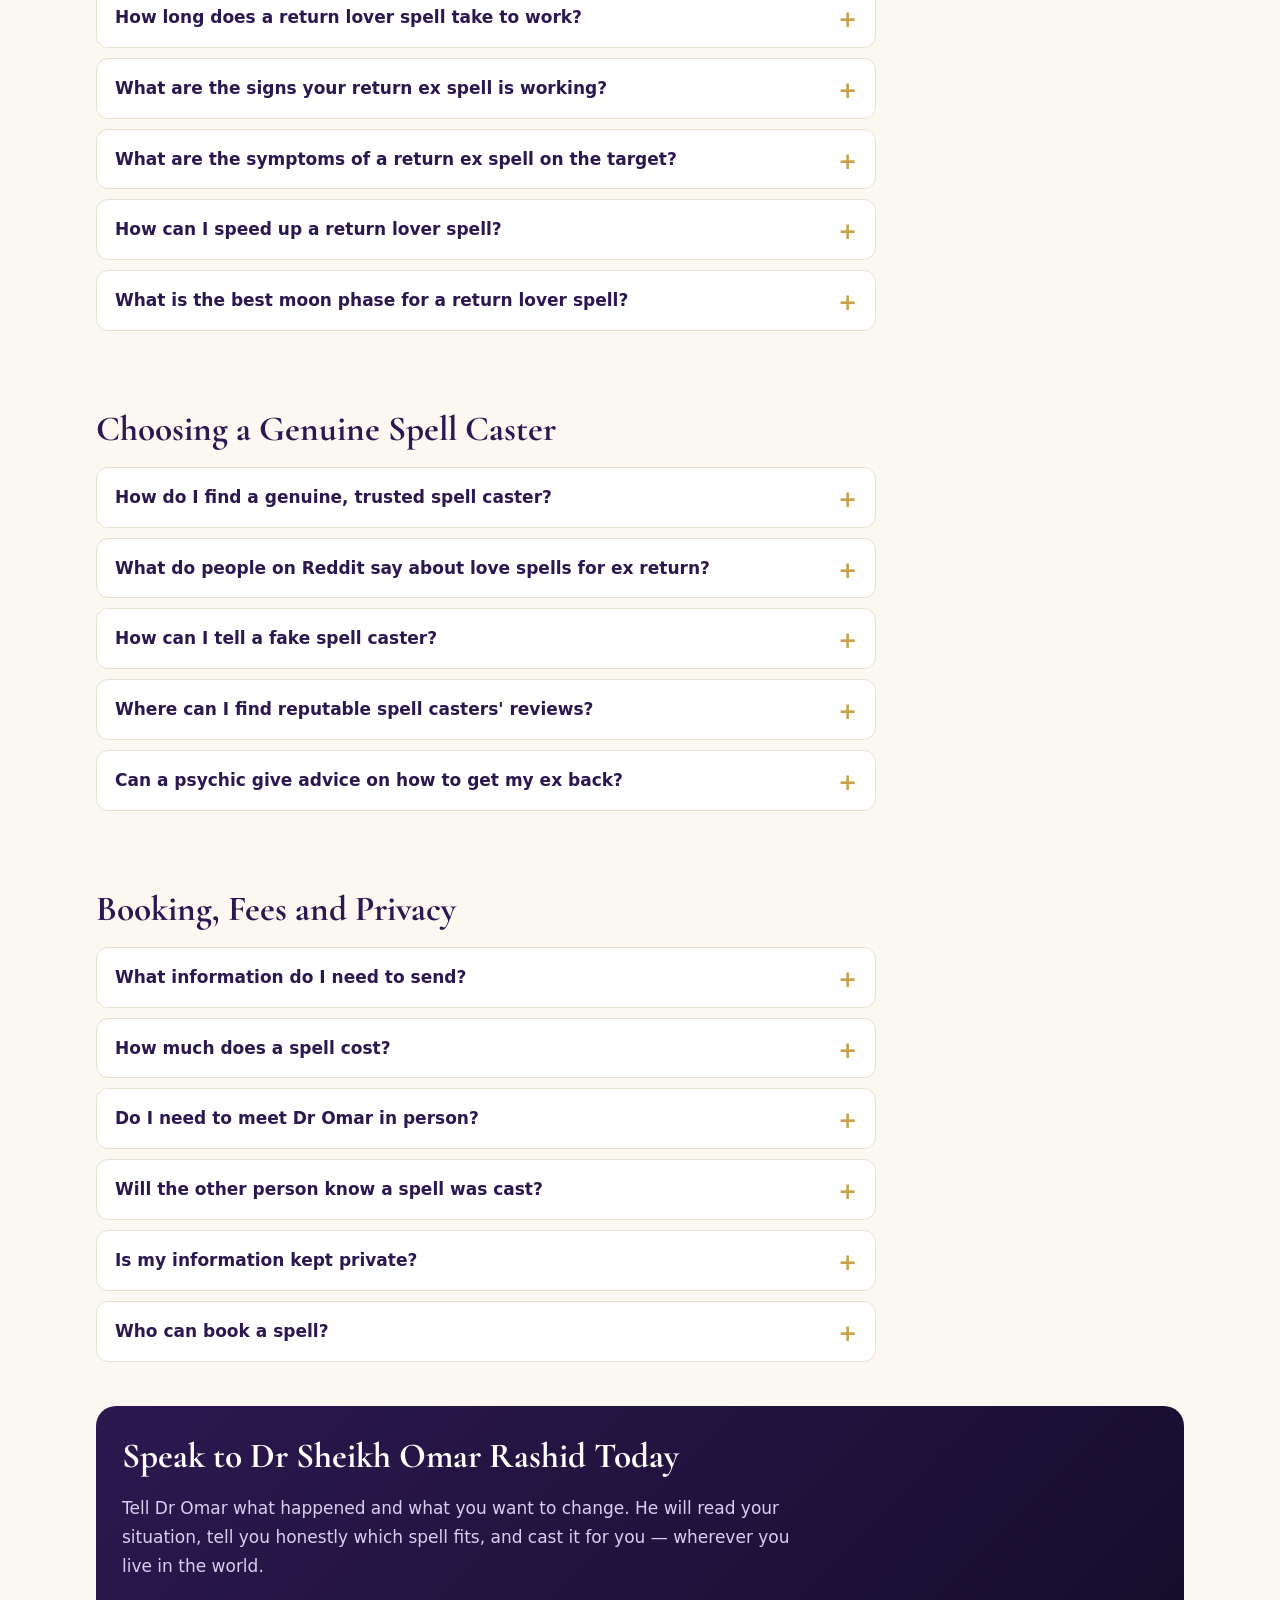
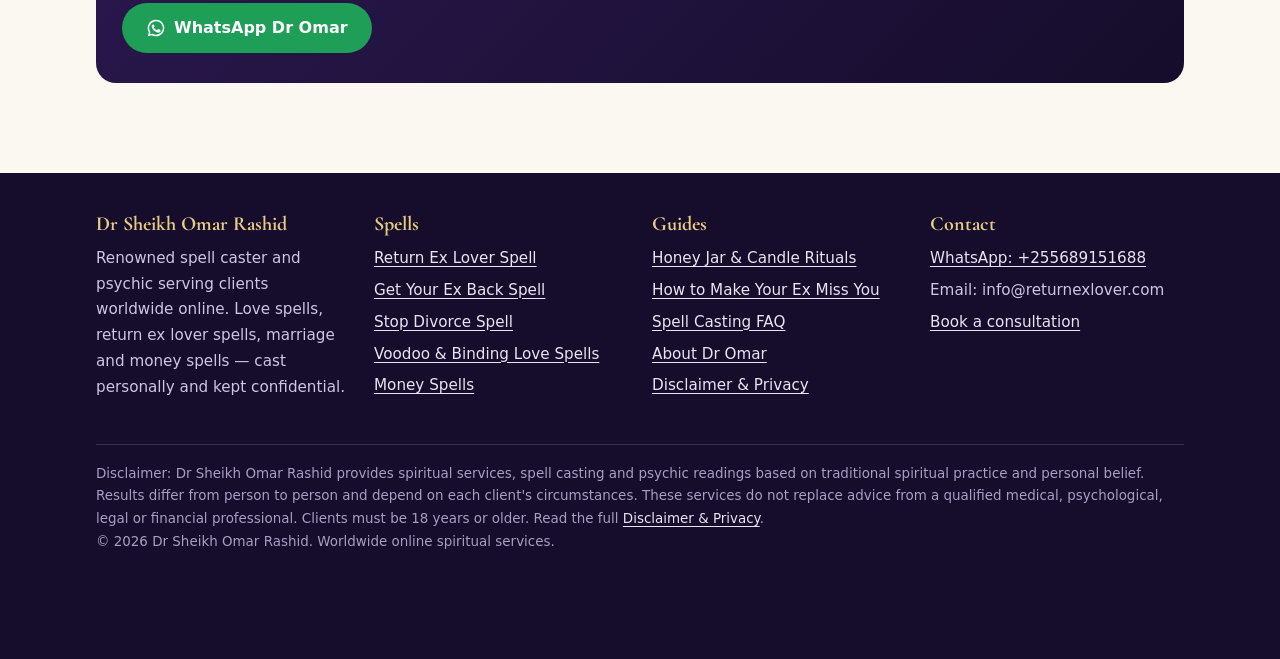
<file: faq/index.html>
<!doctype html>
<html lang="en">
<head>
<meta charset="utf-8">
<!-- Google tag (gtag.js) -->
<script async src="https://www.googletagmanager.com/gtag/js?id=AW-18481007339"></script>
<script>
  window.dataLayer = window.dataLayer || [];
  function gtag(){dataLayer.push(arguments);}
  gtag('js', new Date());

  gtag('config', 'AW-18481007339');
</script>
<meta name="viewport" content="width=device-width, initial-scale=1">
<title>Do Love Spells Work? Spell Caster FAQ | Dr Omar Rashid</title>
<meta name="description" content="Answers on love spells: do get ex back spells work, how long they take, signs, side effects, Reddit views, and how to find a genuine spell caster.">
<link rel="canonical" href="https://www.returnexlover.com/faq/">
<meta name="robots" content="index, follow, max-snippet:-1, max-image-preview:large">
<meta name="author" content="Dr Sheikh Omar Rashid">
<meta name="theme-color" content="#150d2b">
<meta property="og:type" content="website">
<meta property="og:site_name" content="Dr Sheikh Omar Rashid">
<meta property="og:title" content="Do Love Spells Work? Spell Caster FAQ | Dr Omar Rashid">
<meta property="og:description" content="Answers on love spells: do get ex back spells work, how long they take, signs, side effects, Reddit views, and how to find a genuine spell caster.">
<meta property="og:url" content="https://www.returnexlover.com/faq/">
<meta property="og:image" content="https://www.returnexlover.com/og-image.png">
<meta property="og:image:width" content="1200">
<meta property="og:image:height" content="630">
<meta property="og:locale" content="en_US">
<meta name="twitter:card" content="summary_large_image">
<meta name="twitter:title" content="Do Love Spells Work? Spell Caster FAQ | Dr Omar Rashid">
<meta name="twitter:description" content="Answers on love spells: do get ex back spells work, how long they take, signs, side effects, Reddit views, and how to find a genuine spell caster.">
<meta name="twitter:image" content="https://www.returnexlover.com/og-image.png">
<link rel="icon" href="/favicon.svg" type="image/svg+xml">
<link rel="apple-touch-icon" href="/logo.png">
<link rel="preconnect" href="https://fonts.googleapis.com">
<link rel="preconnect" href="https://fonts.gstatic.com" crossorigin>
<link rel="stylesheet" href="https://fonts.googleapis.com/css2?family=Cormorant+Garamond:wght@600;700&amp;display=swap">
<link rel="stylesheet" href="/style.css">
<script type="application/ld+json">
{
 "@context": "https://schema.org",
 "@graph": [
  {
   "@type": "WebSite",
   "@id": "https://www.returnexlover.com/#website",
   "url": "https://www.returnexlover.com/",
   "name": "Dr Sheikh Omar Rashid",
   "description": "Love spell caster and psychic offering worldwide online spell casting.",
   "publisher": {
    "@id": "https://www.returnexlover.com/#org"
   },
   "inLanguage": "en"
  },
  {
   "@type": "Organization",
   "@id": "https://www.returnexlover.com/#org",
   "name": "Dr Sheikh Omar Rashid",
   "alternateName": [
    "Dr Omar Rashid",
    "Sheikh Omar Rashid",
    "Dr Omar Spell Caster"
   ],
   "url": "https://www.returnexlover.com/",
   "logo": "https://www.returnexlover.com/logo.png",
   "image": "https://www.returnexlover.com/og-image.png",
   "description": "Renowned love spell caster and psychic providing return ex lover, stop divorce, voodoo love, binding and money spells to clients worldwide through an online service.",
   "telephone": "+255689151688",
   "email": "info@returnexlover.com",
   "areaServed": {
    "@type": "Place",
    "name": "Worldwide"
   },
   "founder": {
    "@id": "https://www.returnexlover.com/#person"
   },
   "knowsAbout": [
    "Love spells",
    "Return ex lover spells",
    "Get your ex back spells",
    "Voodoo love spells",
    "Binding love spells",
    "Marriage and stop divorce spells",
    "Money spells",
    "Psychic readings"
   ],
   "contactPoint": {
    "@type": "ContactPoint",
    "contactType": "customer service",
    "telephone": "+255689151688",
    "email": "info@returnexlover.com",
    "areaServed": "Worldwide",
    "availableLanguage": [
     "English"
    ]
   }
  },
  {
   "@type": "Person",
   "@id": "https://www.returnexlover.com/#person",
   "name": "Dr Sheikh Omar Rashid",
   "alternateName": [
    "Dr Omar",
    "Sheikh Omar Rashid",
    "Dr Omar Rashid"
   ],
   "jobTitle": "Spiritual Healer, Psychic and Love Spell Caster",
   "url": "https://www.returnexlover.com/about/",
   "image": "https://www.returnexlover.com/img/dr-sheikh-omar-rashid.webp",
   "description": "Traditional spiritual healer, psychic and love spell caster with more than 30 years of experience.",
   "worksFor": {
    "@id": "https://www.returnexlover.com/#org"
   },
   "knowsAbout": [
    "Love spells",
    "Return ex lover spells",
    "Get your ex back spells",
    "Voodoo love spells",
    "Binding love spells",
    "Marriage and stop divorce spells",
    "Money spells",
    "Psychic readings"
   ]
  },
  {
   "@type": "FAQPage",
   "@id": "https://www.returnexlover.com/faq/#webpage",
   "url": "https://www.returnexlover.com/faq/",
   "name": "Do Love Spells Work? Spell Caster FAQ | Dr Omar Rashid",
   "description": "Answers on love spells: do get ex back spells work, how long they take, signs, side effects, Reddit views, and how to find a genuine spell caster.",
   "isPartOf": {
    "@id": "https://www.returnexlover.com/#website"
   },
   "about": {
    "@id": "https://www.returnexlover.com/#org"
   },
   "inLanguage": "en",
   "dateModified": "2026-09-27",
   "breadcrumb": {
    "@id": "https://www.returnexlover.com/faq/#breadcrumb"
   },
   "primaryImageOfPage": {
    "@type": "ImageObject",
    "url": "https://www.returnexlover.com/og-image.png"
   },
   "mainEntity": [
    {
     "@type": "Question",
     "name": "Do get ex back spells actually work?",
     "acceptedAnswer": {
      "@type": "Answer",
      "text": "Get ex back spells are cast to reopen a bond that already exists between two people — shared memories, feelings and habits. That is why they work best where there was real love. Dr Omar's clients report results such as renewed contact, unblocking and reconciliation; results differ from person to person."
     }
    },
    {
     "@type": "Question",
     "name": "What happens when you cast a spell on an ex?",
     "acceptedAnswer": {
      "@type": "Answer",
      "text": "The spell works on your ex's thoughts and feelings towards you. Typically they begin thinking of you more often, remember the good times, feel their anger soften and become curious about you, which leads to contact."
     }
    },
    {
     "@type": "Question",
     "name": "Is it safe to cast a spell to get an ex back?",
     "acceptedAnswer": {
      "@type": "Answer",
      "text": "A return lover spell is cast to bring back love and open communication. Dr Omar starts every case with a reading and tells you honestly if a spell is not the right step."
     }
    },
    {
     "@type": "Question",
     "name": "What are the side effects of casting an ex back spell?",
     "acceptedAnswer": {
      "@type": "Answer",
      "text": "The most common effects are emotional: your ex may feel restless, dream of you, or think of you at unexpected moments. You may also feel strong emotions while the spell works. Dr Omar adjusts each spell's strength to the situation."
     }
    },
    {
     "@type": "Question",
     "name": "How do you break an ex back spell?",
     "acceptedAnswer": {
      "@type": "Answer",
      "text": "A spell can be released or reversed with a counter ritual. Dr Omar can reverse a spell he cast, and can remove spells cast by others."
     }
    },
    {
     "@type": "Question",
     "name": "Why did my get ex back spell fail?",
     "acceptedAnswer": {
      "@type": "Answer",
      "text": "Common reasons are an unclear intention, chasing your ex while the spell works, a situation that needed a stronger spell (a third party or long separation), negative energy blocking the spell, or not enough time."
     }
    },
    {
     "@type": "Question",
     "name": "What is the difference between an unconditional love spell and an obsession spell?",
     "acceptedAnswer": {
      "@type": "Answer",
      "text": "An unconditional love spell builds deep, stable, long-term love. An obsession spell creates fast, intense attraction and constant thoughts. Many clients use an obsession spell first and an unconditional love or binding spell afterwards."
     }
    },
    {
     "@type": "Question",
     "name": "Do free love spells to bring back an ex boyfriend work?",
     "acceptedAnswer": {
      "@type": "Answer",
      "text": "Free home rituals like the honey jar or pink candle spell can help with recent, gentle breakups. For a blocked ex, a third party or a long separation, a spell cast by an experienced caster is stronger. See the rituals guide."
     }
    },
    {
     "@type": "Question",
     "name": "How long does a return lover spell take to work?",
     "acceptedAnswer": {
      "@type": "Answer",
      "text": "Dr Omar casts within 24 to 72 hours of booking. Most clients notice the first signs within 3 to 14 days; if a new partner is involved or you have been apart for over a year, it can take 14 to 45 days."
     }
    },
    {
     "@type": "Question",
     "name": "What are the signs your return ex spell is working?",
     "acceptedAnswer": {
      "@type": "Answer",
      "text": "Thinking of your ex with more calm, your ex viewing your stories or following you again, being unblocked, mutual friends mentioning they asked about you, a message or call, and their new relationship showing problems."
     }
    },
    {
     "@type": "Question",
     "name": "What are the symptoms of a return ex spell on the target?",
     "acceptedAnswer": {
      "@type": "Answer",
      "text": "The person the spell is cast on often thinks of you suddenly, dreams of you, feels nostalgic about the relationship, loses interest in a new partner and feels drawn to contact you."
     }
    },
    {
     "@type": "Question",
     "name": "How can I speed up a return lover spell?",
     "acceptedAnswer": {
      "@type": "Answer",
      "text": "Stay calm, stop chasing, avoid arguments, keep a positive mindset and follow the caster's instructions. Dr Omar also offers an emergency spell cast within 24 hours."
     }
    },
    {
     "@type": "Question",
     "name": "What is the best moon phase for a return lover spell?",
     "acceptedAnswer": {
      "@type": "Answer",
      "text": "A waxing or full moon, ideally on a Friday. A waning moon is used to remove obstacles, anger or a third party."
     }
    },
    {
     "@type": "Question",
     "name": "How do I find a genuine, trusted spell caster?",
     "acceptedAnswer": {
      "@type": "Answer",
      "text": "A genuine spell caster gives you a reading before recommending a spell, agrees one clear fee before casting, casts the spell personally, keeps your details confidential and follows up after casting. Be careful with anyone who keeps asking for more money for 'extra materials' after you have paid."
     }
    },
    {
     "@type": "Question",
     "name": "What do people on Reddit say about love spells for ex return?",
     "acceptedAnswer": {
      "@type": "Answer",
      "text": "Reddit discussions about love spells for an ex usually focus on two questions: whether spells work, and how to avoid fake spell casters. The advice that comes up most often is to avoid casters who demand repeated payments, promise impossible things or pressure you. Use those same checks when choosing any caster."
     }
    },
    {
     "@type": "Question",
     "name": "How can I tell a fake spell caster?",
     "acceptedAnswer": {
      "@type": "Answer",
      "text": "Warning signs include repeated demands for more money after payment, threats that something bad will happen if you stop paying, refusing to explain what they will do, and messages that pressure you to decide immediately."
     }
    },
    {
     "@type": "Question",
     "name": "Where can I find reputable spell casters' reviews?",
     "acceptedAnswer": {
      "@type": "Answer",
      "text": "Ask the caster how they work and what the fee covers before you pay, and look for consistent, specific feedback rather than generic praise. Dr Omar is happy to answer any question about his process before you book."
     }
    },
    {
     "@type": "Question",
     "name": "Can a psychic give advice on how to get my ex back?",
     "acceptedAnswer": {
      "@type": "Answer",
      "text": "Yes. A psychic love reading shows what your ex is feeling now, what is blocking the relationship and the best next step. Dr Omar gives readings on their own or as part of a spell booking."
     }
    },
    {
     "@type": "Question",
     "name": "What information do I need to send?",
     "acceptedAnswer": {
      "@type": "Answer",
      "text": "Your full name and date of birth, the other person's full name and date of birth (or approximate age), a photo if you have one, and a short account of the situation."
     }
    },
    {
     "@type": "Question",
     "name": "How much does a spell cost?",
     "acceptedAnswer": {
      "@type": "Answer",
      "text": "The fee depends on the spell and the difficulty of the case. Dr Omar quotes one fee after the consultation and agrees it before casting, with no hidden charges later."
     }
    },
    {
     "@type": "Question",
     "name": "Do I need to meet Dr Omar in person?",
     "acceptedAnswer": {
      "@type": "Answer",
      "text": "No. Everything is done online on WhatsApp, and spells are cast at a distance."
     }
    },
    {
     "@type": "Question",
     "name": "Will the other person know a spell was cast?",
     "acceptedAnswer": {
      "@type": "Answer",
      "text": "No. Spells are cast at a distance and all details are kept confidential."
     }
    },
    {
     "@type": "Question",
     "name": "Is my information kept private?",
     "acceptedAnswer": {
      "@type": "Answer",
      "text": "Yes. Your details are used only for your spell and are never shared, sold or published."
     }
    },
    {
     "@type": "Question",
     "name": "Who can book a spell?",
     "acceptedAnswer": {
      "@type": "Answer",
      "text": "Dr Omar works with adults aged 18 and over, in any country."
     }
    }
   ]
  },
  {
   "@type": "BreadcrumbList",
   "@id": "https://www.returnexlover.com/faq/#breadcrumb",
   "itemListElement": [
    {
     "@type": "ListItem",
     "position": 1,
     "name": "Home",
     "item": "https://www.returnexlover.com/"
    },
    {
     "@type": "ListItem",
     "position": 2,
     "name": "FAQ",
     "item": "https://www.returnexlover.com/faq/"
    }
   ]
  }
 ]
}
</script>
</head>
<body>
<a class="skip" href="#main">Skip to content</a>
<header class="site-header">
<div class="wrap hdr">
<a class="brand" href="/" aria-label="Dr Sheikh Omar Rashid home"><svg viewBox="0 0 64 64" aria-hidden="true"><circle cx="32" cy="32" r="30" fill="#2c1850" stroke="#c9a24b" stroke-width="2"/><path d="M32 14A18 18 0 1 0 32 50A24 24 0 0 1 32 14z" fill="#e8cc84"/><path d="M44 22l1.8 4.2 4.2 1.8-4.2 1.8L44 34l-1.8-4.2-4.2-1.8 4.2-1.8z" fill="#e8cc84"/></svg><span><b class="notranslate" translate="no">Dr Sheikh Omar Rashid</b><small>Spell Caster &amp; Psychic</small></span></a>
<div class="hdr-right">
<nav class="main-nav" id="nav" aria-label="Main"><ul><li><a href="/">Home</a></li><li><a href="/return-ex-lover-spell/">Return Ex Lover</a></li><li><a href="/stop-divorce-spell/">Stop Divorce</a></li><li><a href="/love-spells/">Love Spells</a></li><li><a href="/money-spells/">Money Spells</a></li><li><a href="/about/">About</a></li><li><a href="/faq/" aria-current="page">FAQ</a></li><li><a href="/contact/">Contact</a></li></ul></nav>
<div class="lang notranslate" translate="no"><button class="lang-btn" type="button" aria-haspopup="true" aria-expanded="false" aria-label="Choose language"><svg viewBox="0 0 24 24" aria-hidden="true" fill="none" stroke="currentColor" stroke-width="1.8"><circle cx="12" cy="12" r="9.5"/><path d="M2.5 12h19M12 2.5c2.6 2.8 3.9 6 3.9 9.5s-1.3 6.7-3.9 9.5M12 2.5C9.4 5.3 8.1 8.5 8.1 12s1.3 6.7 3.9 9.5"/></svg><span class="lang-cur">EN</span></button><ul class="lang-list" hidden><li><button type="button" data-lang="en" lang="en">English</button></li><li><button type="button" data-lang="es" lang="es">Español</button></li><li><button type="button" data-lang="fr" lang="fr">Français</button></li><li><button type="button" data-lang="de" lang="de">Deutsch</button></li><li><button type="button" data-lang="it" lang="it">Italiano</button></li><li><button type="button" data-lang="pt" lang="pt">Português</button></li><li><button type="button" data-lang="nl" lang="nl">Nederlands</button></li><li><button type="button" data-lang="pl" lang="pl">Polski</button></li><li><button type="button" data-lang="sv" lang="sv">Svenska</button></li><li><button type="button" data-lang="no" lang="no">Norsk</button></li><li><button type="button" data-lang="da" lang="da">Dansk</button></li><li><button type="button" data-lang="fi" lang="fi">Suomi</button></li><li><button type="button" data-lang="el" lang="el">Ελληνικά</button></li><li><button type="button" data-lang="cs" lang="cs">Čeština</button></li><li><button type="button" data-lang="hu" lang="hu">Magyar</button></li><li><button type="button" data-lang="ro" lang="ro">Română</button></li><li><button type="button" data-lang="bg" lang="bg">Български</button></li><li><button type="button" data-lang="hr" lang="hr">Hrvatski</button></li><li><button type="button" data-lang="ru" lang="ru">Русский</button></li><li><button type="button" data-lang="uk" lang="uk">Українська</button></li><li><button type="button" data-lang="tr" lang="tr">Türkçe</button></li><li><button type="button" data-lang="ar" lang="ar">العربية</button></li><li><button type="button" data-lang="iw" lang="he">עברית</button></li><li><button type="button" data-lang="fa" lang="fa">فارسی</button></li><li><button type="button" data-lang="hi" lang="hi">हिन्दी</button></li><li><button type="button" data-lang="zh-CN" lang="zh">简体中文</button></li><li><button type="button" data-lang="zh-TW" lang="zh">繁體中文</button></li><li><button type="button" data-lang="ja" lang="ja">日本語</button></li><li><button type="button" data-lang="ko" lang="ko">한국어</button></li><li><button type="button" data-lang="th" lang="th">ไทย</button></li><li><button type="button" data-lang="vi" lang="vi">Tiếng Việt</button></li><li><button type="button" data-lang="id" lang="id">Bahasa Indonesia</button></li><li><button type="button" data-lang="ms" lang="ms">Bahasa Melayu</button></li><li><button type="button" data-lang="tl" lang="tl">Filipino</button></li><li><button type="button" data-lang="sw" lang="sw">Kiswahili</button></li><li><button type="button" data-lang="am" lang="am">አማርኛ</button></li><li><button type="button" data-lang="ha" lang="ha">Hausa</button></li><li><button type="button" data-lang="yo" lang="yo">Yorùbá</button></li></ul></div>
<button class="menu-btn" aria-expanded="false" aria-controls="nav" aria-label="Menu"><svg viewBox="0 0 24 24" aria-hidden="true" fill="none" stroke="currentColor" stroke-width="2" stroke-linecap="round"><path d="M4 7h16M4 12h16M4 17h16"/></svg></button>
</div>
</div>
</header>
<main id="main">
<section class="hero">
<div class="wrap hero-grid">
<div class="hero-text">
<span class="eyebrow">Questions &amp; Answers</span>
<h1>Love Spell and Spell Caster <span>Questions Answered</span></h1>
<p class="lead">Straight answers from <span class="notranslate" translate="no">Dr Sheikh Omar Rashid</span> on how spells work, how long they take, what to expect, and how to choose a genuine spell caster.</p>
</div>

<div class="hero-actions">
<div class="cta-row"><a class="btn btn-wa" href="https://wa.me/255689151688?text=Hello%20Dr%20Omar%2C%20I%20have%20a%20question%20about%20a%20spell." rel="nofollow"><svg viewBox="0 0 24 24" aria-hidden="true" fill="currentColor"><path d="M12 2a10 10 0 0 0-8.6 15.1L2 22l5-1.3A10 10 0 1 0 12 2zm0 18.2a8.2 8.2 0 0 1-4.2-1.2l-.3-.2-3 .8.8-2.9-.2-.3A8.2 8.2 0 1 1 12 20.2zm4.5-6.1c-.2-.1-1.5-.7-1.7-.8-.2-.1-.4-.1-.6.1l-.8 1c-.1.2-.3.2-.5.1a6.7 6.7 0 0 1-3.3-2.9c-.3-.4.3-.4.7-1.3.1-.2 0-.3 0-.4l-.8-1.8c-.2-.5-.4-.4-.6-.4h-.5a1 1 0 0 0-.7.3 3 3 0 0 0-.9 2.2 5.2 5.2 0 0 0 1.1 2.7 11.8 11.8 0 0 0 4.5 4c1.7.7 2.3.8 3.2.6a2.7 2.7 0 0 0 1.8-1.3 2.2 2.2 0 0 0 .2-1.3c-.1-.1-.3-.2-.5-.3z"/></svg> WhatsApp Dr Omar</a><a class="btn btn-ghost" href="/contact/">Ask Dr Omar directly</a></div>
<ul class="trust"><li>Worldwide online service</li><li>Cast personally by Dr Omar</li><li>100% confidential</li><li>Fee agreed before casting</li></ul>
</div>
</div>
</section>
<div class="wrap content">
<nav class="crumbs" aria-label="Breadcrumb"><a href="/">Home</a> › <span>FAQ</span></nav>


<div class="prose-wrap">

<nav class="toc" aria-label="FAQ sections"><strong>Sections</strong><ol>
<li><a href="#about-spells-and-results">About spells and results</a></li>
<li><a href="#timing-and-signs">Timing and signs</a></li>
<li><a href="#choosing-a-genuine-spell-caster">Choosing a genuine spell caster</a></li>
<li><a href="#booking-fees-and-privacy">Booking, fees and privacy</a></li>
</ol></nav>

</div>
<section class="faq prose"><h2 id="about-spells-and-results">About Spells and Results</h2>
<details><summary>Do get ex back spells actually work?</summary><div><p>Get ex back spells are cast to reopen a bond that already exists between two people — shared memories, feelings and habits. That is why they work best where there was real love. Dr Omar's clients report results such as renewed contact, unblocking and reconciliation; results differ from person to person.</p></div></details>
<details><summary>What happens when you cast a spell on an ex?</summary><div><p>The spell works on your ex's thoughts and feelings towards you. Typically they begin thinking of you more often, remember the good times, feel their anger soften and become curious about you, which leads to contact.</p></div></details>
<details><summary>Is it safe to cast a spell to get an ex back?</summary><div><p>A return lover spell is cast to bring back love and open communication. Dr Omar starts every case with a reading and tells you honestly if a spell is not the right step.</p></div></details>
<details><summary>What are the side effects of casting an ex back spell?</summary><div><p>The most common effects are emotional: your ex may feel restless, dream of you, or think of you at unexpected moments. You may also feel strong emotions while the spell works. Dr Omar adjusts each spell's strength to the situation.</p></div></details>
<details><summary>How do you break an ex back spell?</summary><div><p>A spell can be released or reversed with a counter ritual. Dr Omar can reverse a spell he cast, and can remove spells cast by others.</p></div></details>
<details><summary>Why did my get ex back spell fail?</summary><div><p>Common reasons are an unclear intention, chasing your ex while the spell works, a situation that needed a stronger spell (a third party or long separation), negative energy blocking the spell, or not enough time.</p></div></details>
<details><summary>What is the difference between an unconditional love spell and an obsession spell?</summary><div><p>An unconditional love spell builds deep, stable, long-term love. An obsession spell creates fast, intense attraction and constant thoughts. Many clients use an obsession spell first and an unconditional love or binding spell afterwards.</p></div></details>
<details><summary>Do free love spells to bring back an ex boyfriend work?</summary><div><p>Free home rituals like the honey jar or pink candle spell can help with recent, gentle breakups. For a blocked ex, a third party or a long separation, a spell cast by an experienced caster is stronger. See the <a href="/get-ex-back-rituals/">rituals guide</a>.</p></div></details>
</section>
<section class="faq prose"><h2 id="timing-and-signs">Timing and Signs</h2>
<details><summary>How long does a return lover spell take to work?</summary><div><p>Dr Omar casts within 24 to 72 hours of booking. Most clients notice the first signs within 3 to 14 days; if a new partner is involved or you have been apart for over a year, it can take 14 to 45 days.</p></div></details>
<details><summary>What are the signs your return ex spell is working?</summary><div><p>Thinking of your ex with more calm, your ex viewing your stories or following you again, being unblocked, mutual friends mentioning they asked about you, a message or call, and their new relationship showing problems.</p></div></details>
<details><summary>What are the symptoms of a return ex spell on the target?</summary><div><p>The person the spell is cast on often thinks of you suddenly, dreams of you, feels nostalgic about the relationship, loses interest in a new partner and feels drawn to contact you.</p></div></details>
<details><summary>How can I speed up a return lover spell?</summary><div><p>Stay calm, stop chasing, avoid arguments, keep a positive mindset and follow the caster's instructions. Dr Omar also offers an emergency spell cast within 24 hours.</p></div></details>
<details><summary>What is the best moon phase for a return lover spell?</summary><div><p>A waxing or full moon, ideally on a Friday. A waning moon is used to remove obstacles, anger or a third party.</p></div></details>
</section>
<section class="faq prose"><h2 id="choosing-a-genuine-spell-caster">Choosing a Genuine Spell Caster</h2>
<details><summary>How do I find a genuine, trusted spell caster?</summary><div><p>A genuine spell caster gives you a reading before recommending a spell, agrees one clear fee before casting, casts the spell personally, keeps your details confidential and follows up after casting. Be careful with anyone who keeps asking for more money for 'extra materials' after you have paid.</p></div></details>
<details><summary>What do people on Reddit say about love spells for ex return?</summary><div><p>Reddit discussions about love spells for an ex usually focus on two questions: whether spells work, and how to avoid fake spell casters. The advice that comes up most often is to avoid casters who demand repeated payments, promise impossible things or pressure you. Use those same checks when choosing any caster.</p></div></details>
<details><summary>How can I tell a fake spell caster?</summary><div><p>Warning signs include repeated demands for more money after payment, threats that something bad will happen if you stop paying, refusing to explain what they will do, and messages that pressure you to decide immediately.</p></div></details>
<details><summary>Where can I find reputable spell casters&#x27; reviews?</summary><div><p>Ask the caster how they work and what the fee covers before you pay, and look for consistent, specific feedback rather than generic praise. Dr Omar is happy to answer any question about his process before you book.</p></div></details>
<details><summary>Can a psychic give advice on how to get my ex back?</summary><div><p>Yes. A psychic love reading shows what your ex is feeling now, what is blocking the relationship and the best next step. Dr Omar gives readings on their own or as part of a spell booking.</p></div></details>
</section>
<section class="faq prose"><h2 id="booking-fees-and-privacy">Booking, Fees and Privacy</h2>
<details><summary>What information do I need to send?</summary><div><p>Your full name and date of birth, the other person's full name and date of birth (or approximate age), a photo if you have one, and a short account of the situation.</p></div></details>
<details><summary>How much does a spell cost?</summary><div><p>The fee depends on the spell and the difficulty of the case. Dr Omar quotes one fee after the consultation and agrees it before casting, with no hidden charges later.</p></div></details>
<details><summary>Do I need to meet Dr Omar in person?</summary><div><p>No. Everything is done online on WhatsApp, and spells are cast at a distance.</p></div></details>
<details><summary>Will the other person know a spell was cast?</summary><div><p>No. Spells are cast at a distance and all details are kept confidential.</p></div></details>
<details><summary>Is my information kept private?</summary><div><p>Yes. Your details are used only for your spell and are never shared, sold or published.</p></div></details>
<details><summary>Who can book a spell?</summary><div><p>Dr Omar works with adults aged 18 and over, in any country.</p></div></details>
</section>
<section class="cta-band">
<h2 id="book">Speak to <span class="notranslate" translate="no">Dr Sheikh Omar Rashid</span> Today</h2>
<p>Tell Dr Omar what happened and what you want to change. He will read your situation, tell you honestly which spell fits, and cast it for you — wherever you live in the world.</p>
<div class="cta-row"><a class="btn btn-wa" href="https://wa.me/255689151688?text=Hello%20Dr%20Omar%2C%20I%20have%20a%20question%20about%20a%20spell." rel="nofollow"><svg viewBox="0 0 24 24" aria-hidden="true" fill="currentColor"><path d="M12 2a10 10 0 0 0-8.6 15.1L2 22l5-1.3A10 10 0 1 0 12 2zm0 18.2a8.2 8.2 0 0 1-4.2-1.2l-.3-.2-3 .8.8-2.9-.2-.3A8.2 8.2 0 1 1 12 20.2zm4.5-6.1c-.2-.1-1.5-.7-1.7-.8-.2-.1-.4-.1-.6.1l-.8 1c-.1.2-.3.2-.5.1a6.7 6.7 0 0 1-3.3-2.9c-.3-.4.3-.4.7-1.3.1-.2 0-.3 0-.4l-.8-1.8c-.2-.5-.4-.4-.6-.4h-.5a1 1 0 0 0-.7.3 3 3 0 0 0-.9 2.2 5.2 5.2 0 0 0 1.1 2.7 11.8 11.8 0 0 0 4.5 4c1.7.7 2.3.8 3.2.6a2.7 2.7 0 0 0 1.8-1.3 2.2 2.2 0 0 0 .2-1.3c-.1-.1-.3-.2-.5-.3z"/></svg> WhatsApp Dr Omar</a></div>
</section>
</div>
</main>
<footer class="site-footer">
<div class="wrap">
<div class="fgrid">
<div><h3><span class="notranslate" translate="no">Dr Sheikh Omar Rashid</span></h3><p>Renowned spell caster and psychic serving clients worldwide online. Love spells, return ex lover spells, marriage and money spells — cast personally and kept confidential.</p></div>
<div><h3>Spells</h3><ul>
<li><a href="/return-ex-lover-spell/">Return Ex Lover Spell</a></li>
<li><a href="/return-ex-lover-spell/">Get Your Ex Back Spell</a></li>
<li><a href="/stop-divorce-spell/">Stop Divorce Spell</a></li>
<li><a href="/love-spells/">Voodoo &amp; Binding Love Spells</a></li>
<li><a href="/money-spells/">Money Spells</a></li></ul></div>
<div><h3>Guides</h3><ul>
<li><a href="/get-ex-back-rituals/">Honey Jar &amp; Candle Rituals</a></li>
<li><a href="/make-your-ex-miss-you/">How to Make Your Ex Miss You</a></li>
<li><a href="/faq/">Spell Casting FAQ</a></li>
<li><a href="/about/">About Dr Omar</a></li>
<li><a href="/disclaimer/">Disclaimer &amp; Privacy</a></li></ul></div>
<div><h3>Contact</h3><ul>
<li><a href="https://wa.me/255689151688?text=Hello%20Dr%20Omar%2C%20I%20would%20like%20a%20consultation." rel="nofollow">WhatsApp: +255689151688</a></li>
<li>Email: <span class="notranslate" translate="no">info@returnexlover.com</span></li>
<li><a href="/contact/">Book a consultation</a></li></ul></div>
</div>
<p class="disclaimer">Disclaimer: <span class="notranslate" translate="no">Dr Sheikh Omar Rashid</span> provides spiritual services, spell casting and psychic readings based on traditional spiritual practice and personal belief. Results differ from person to person and depend on each client's circumstances. These services do not replace advice from a qualified medical, psychological, legal or financial professional. Clients must be 18 years or older. Read the full <a href="/disclaimer/">Disclaimer &amp; Privacy</a>.<br>© 2026 <span class="notranslate" translate="no">Dr Sheikh Omar Rashid</span>. Worldwide online spiritual services.</p>
</div>
</footer>
<a class="wa-float" href="https://wa.me/255689151688?text=Hello%20Dr%20Omar%2C%20I%20have%20a%20question%20about%20a%20spell." rel="nofollow" aria-label="Chat with Dr Omar on WhatsApp"><svg viewBox="0 0 24 24" aria-hidden="true" fill="currentColor"><path d="M12 2a10 10 0 0 0-8.6 15.1L2 22l5-1.3A10 10 0 1 0 12 2zm0 18.2a8.2 8.2 0 0 1-4.2-1.2l-.3-.2-3 .8.8-2.9-.2-.3A8.2 8.2 0 1 1 12 20.2zm4.5-6.1c-.2-.1-1.5-.7-1.7-.8-.2-.1-.4-.1-.6.1l-.8 1c-.1.2-.3.2-.5.1a6.7 6.7 0 0 1-3.3-2.9c-.3-.4.3-.4.7-1.3.1-.2 0-.3 0-.4l-.8-1.8c-.2-.5-.4-.4-.6-.4h-.5a1 1 0 0 0-.7.3 3 3 0 0 0-.9 2.2 5.2 5.2 0 0 0 1.1 2.7 11.8 11.8 0 0 0 4.5 4c1.7.7 2.3.8 3.2.6a2.7 2.7 0 0 0 1.8-1.3 2.2 2.2 0 0 0 .2-1.3c-.1-.1-.3-.2-.5-.3z"/></svg><span>WhatsApp</span></a>
<script>
(function(){var b=document.querySelector('.menu-btn'),n=document.getElementById('nav');
if(b&&n)b.addEventListener('click',function(){var o=n.classList.toggle('open');b.setAttribute('aria-expanded',o)});})();
</script>
<script src="/lang.js" defer></script>
</body>
</html>
</file>
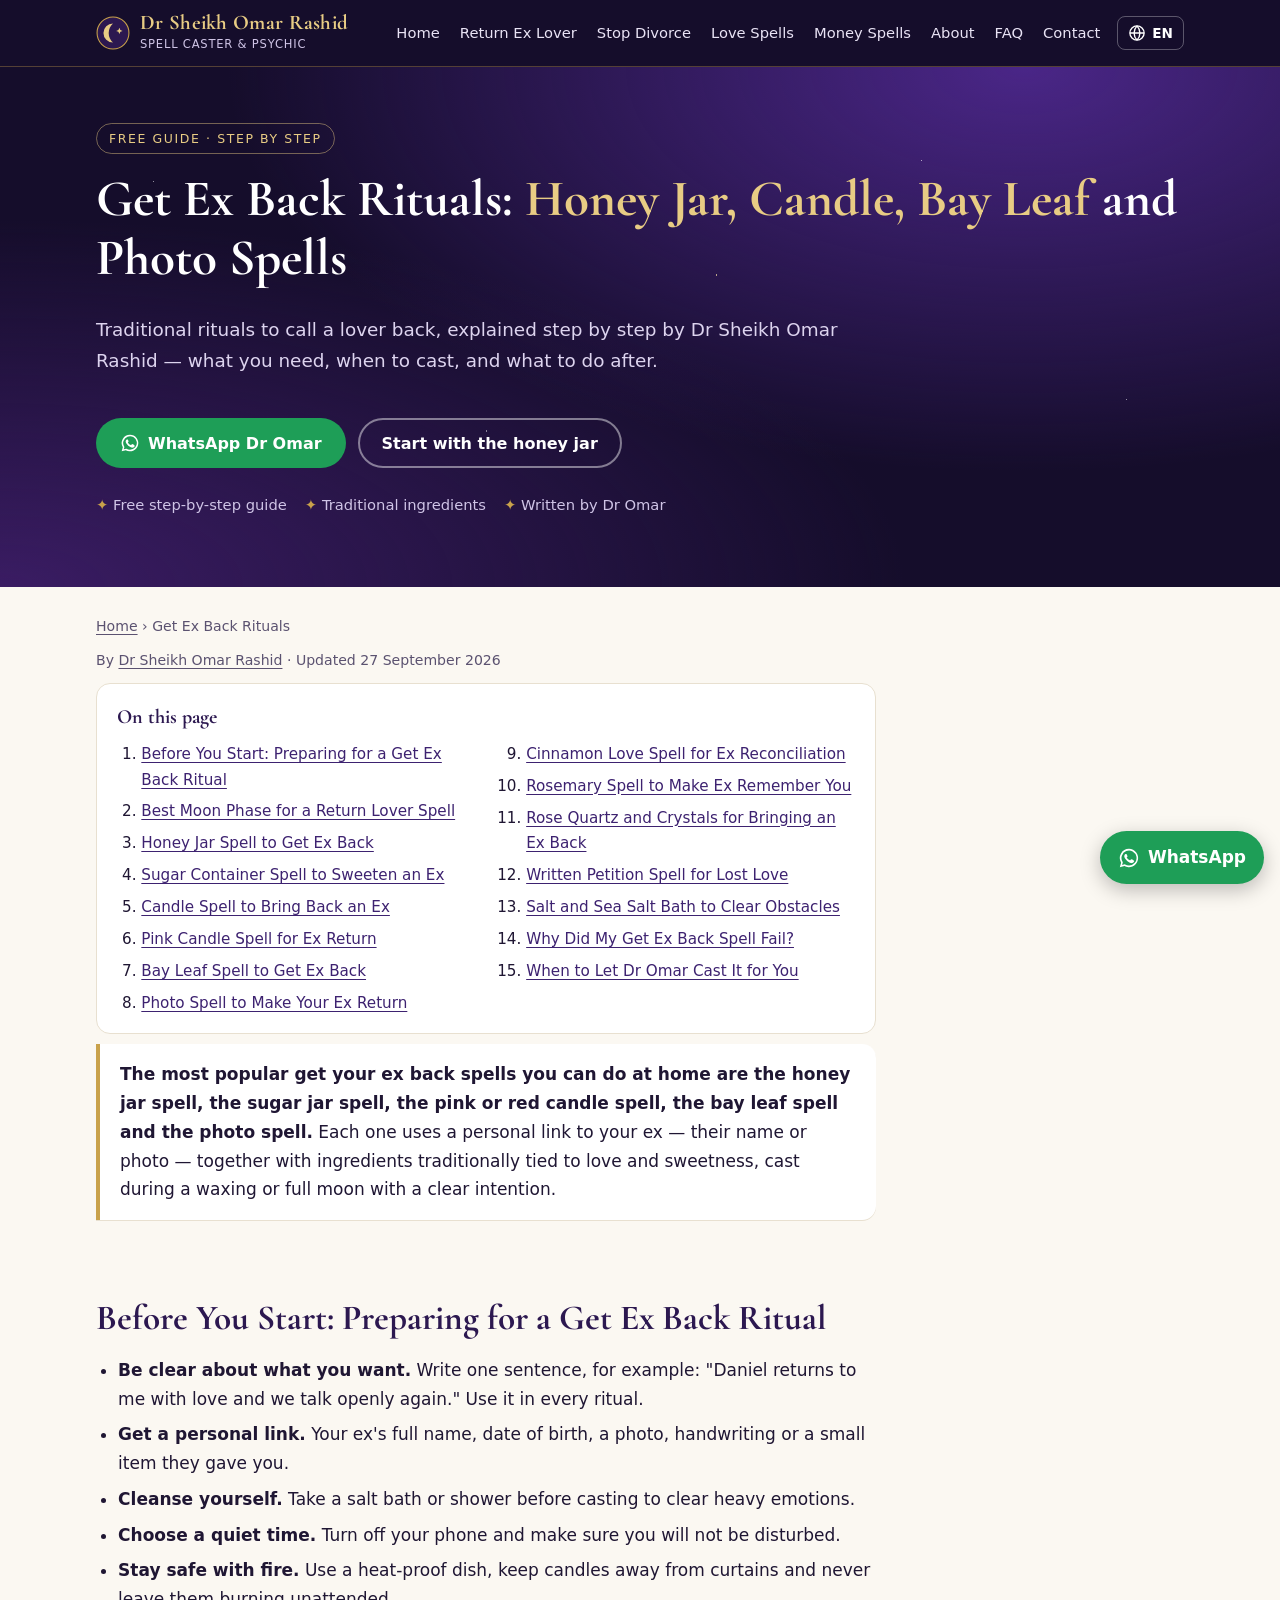
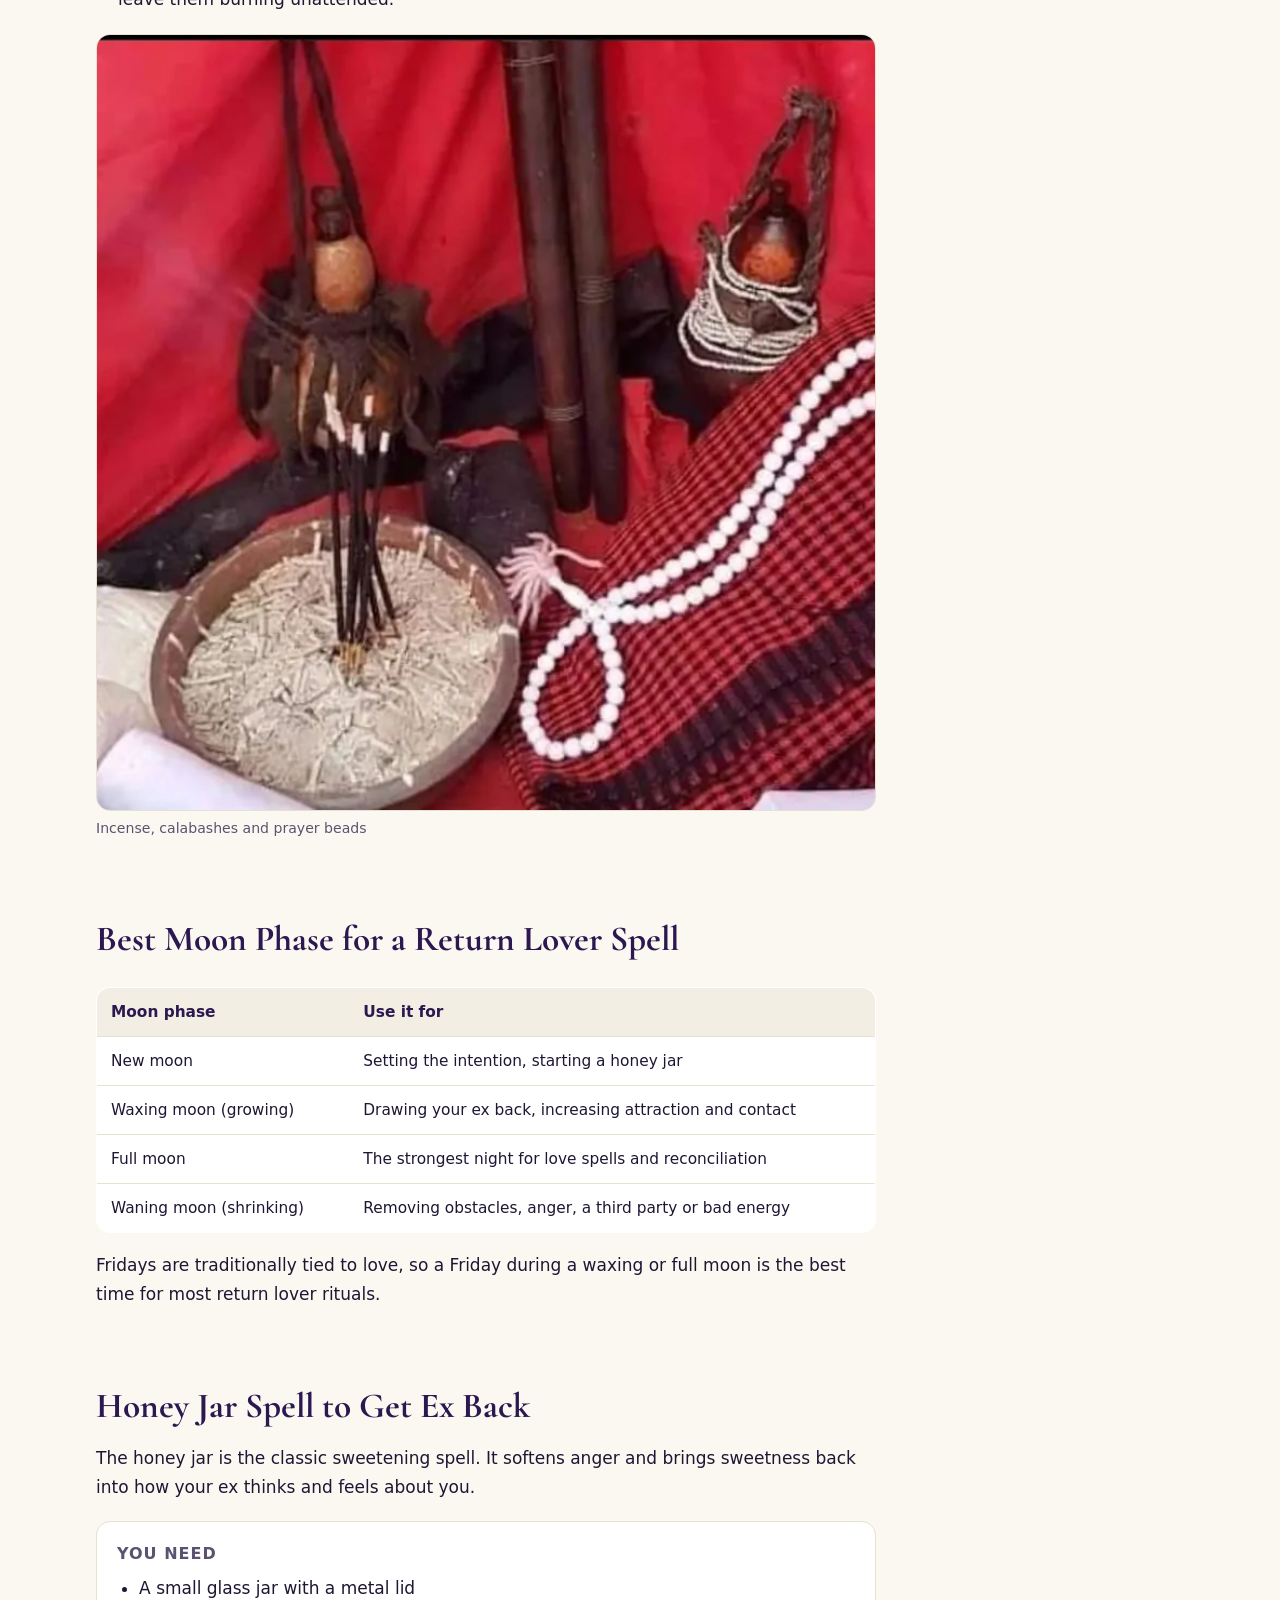
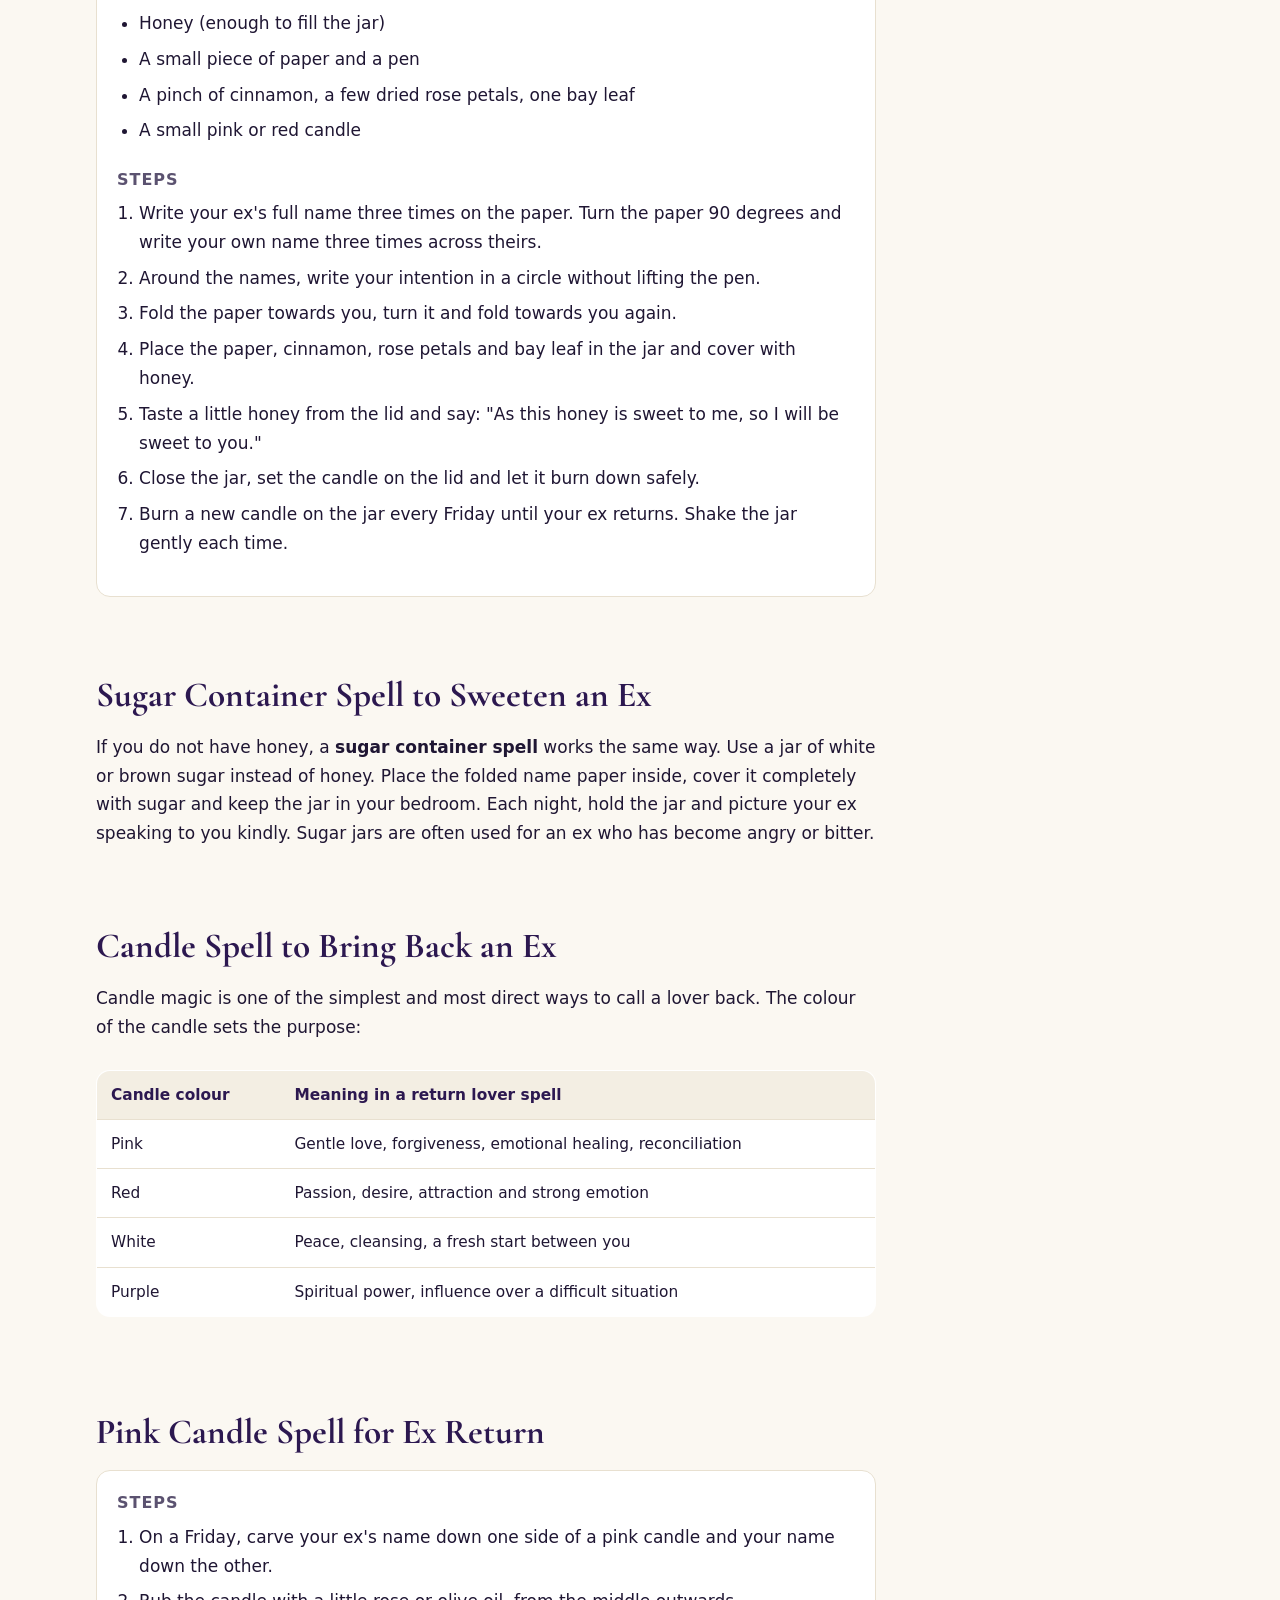
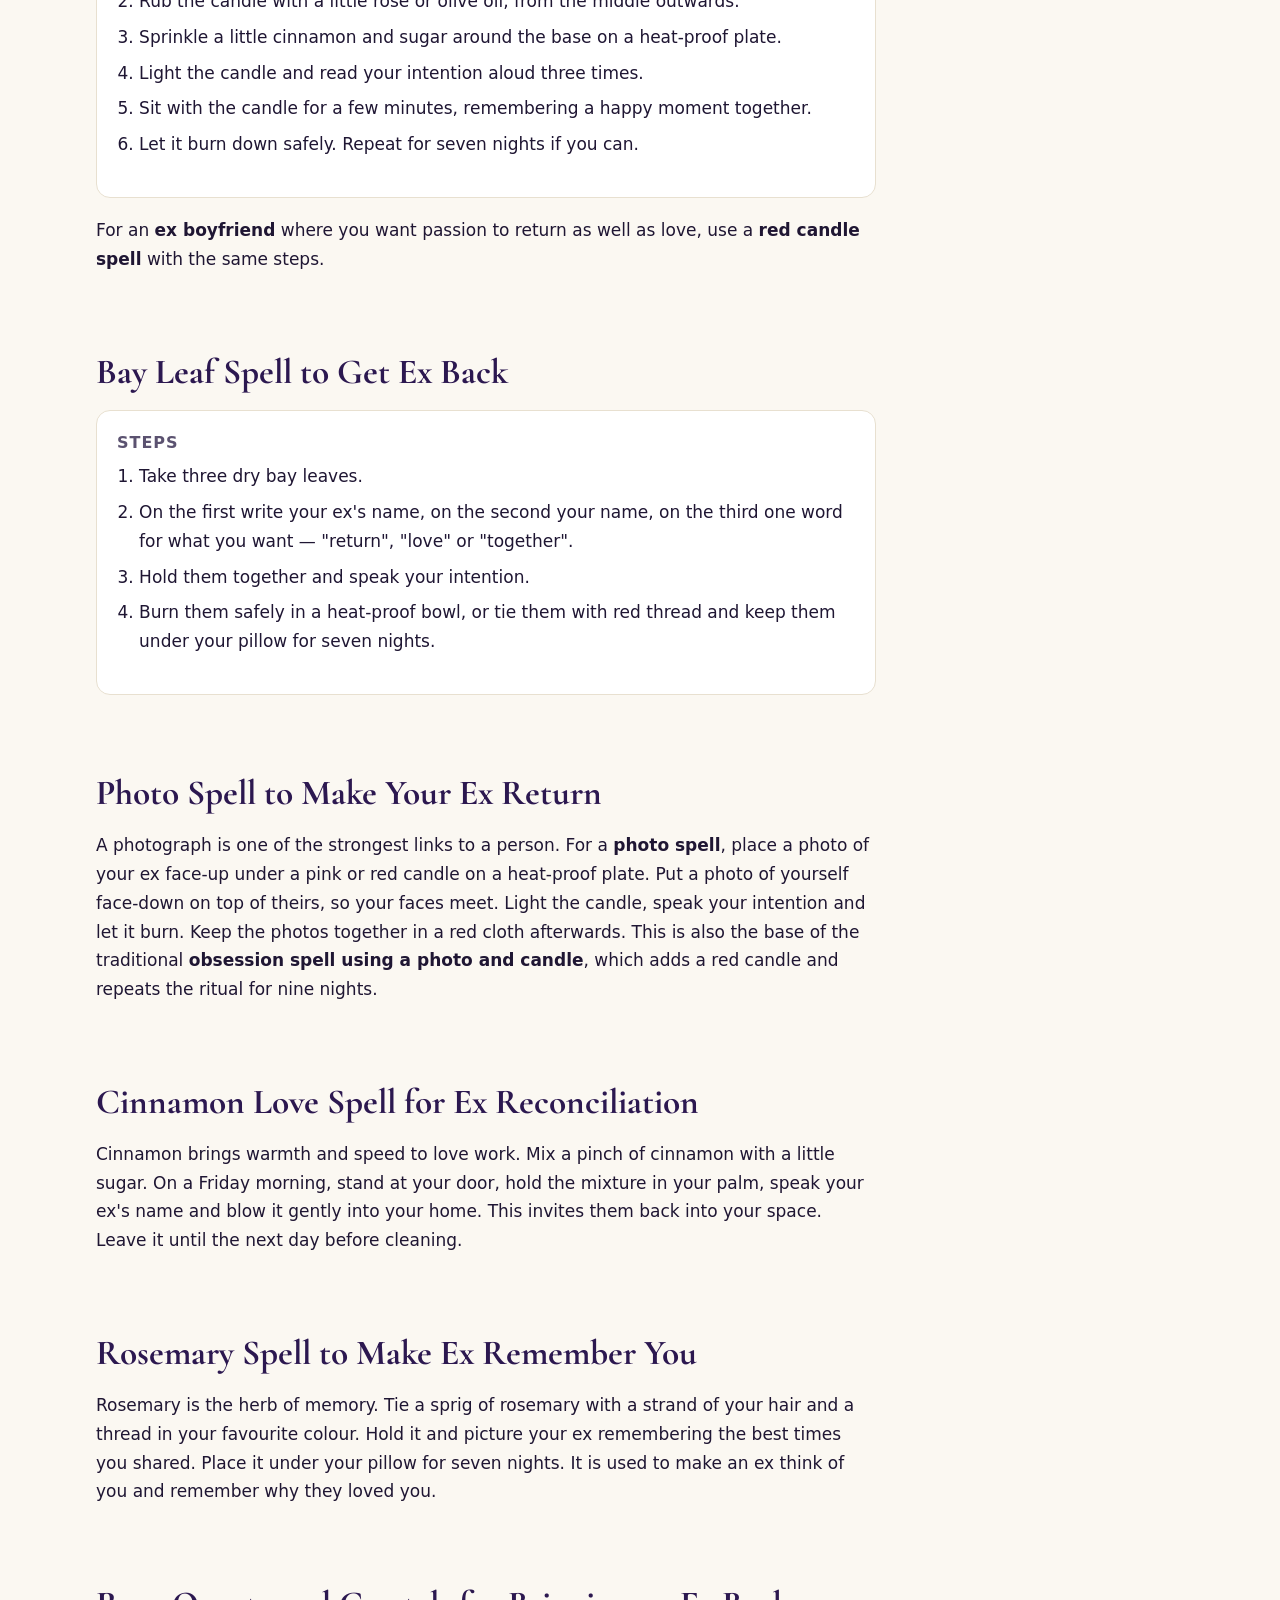
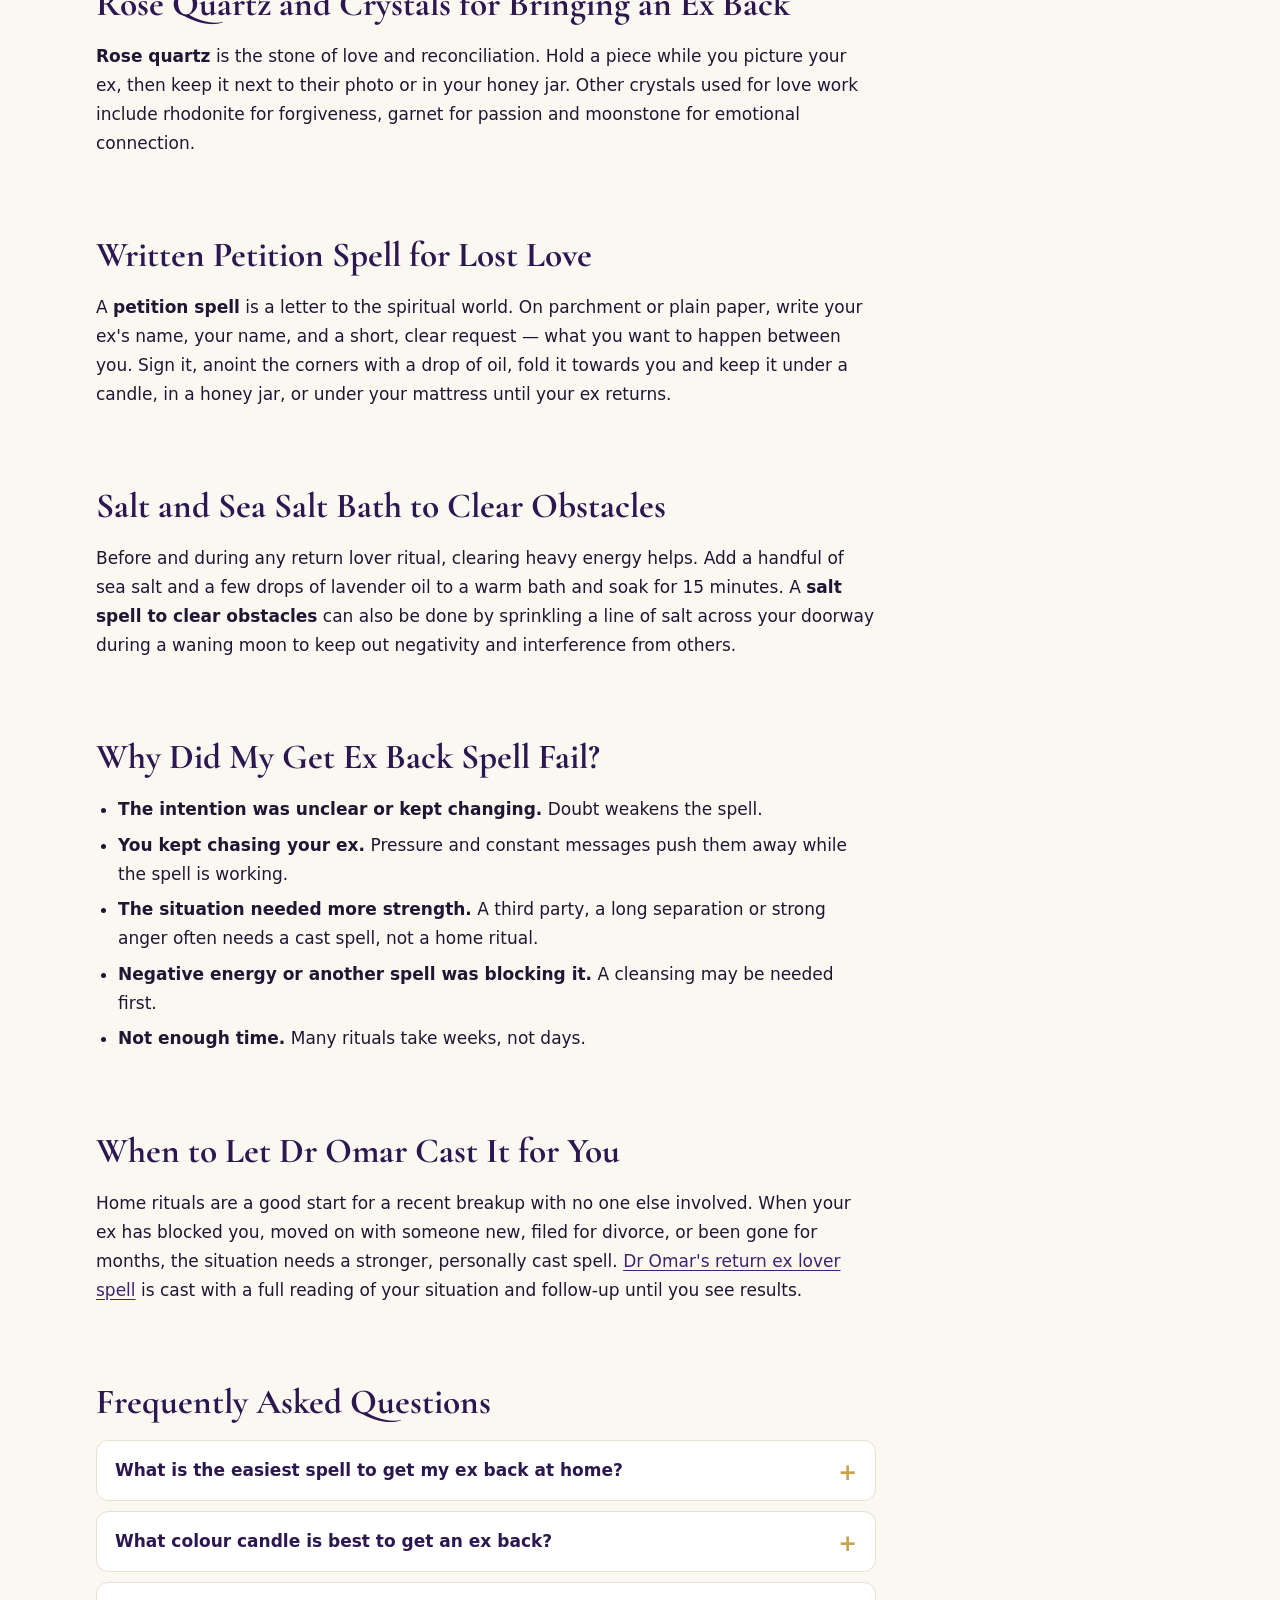
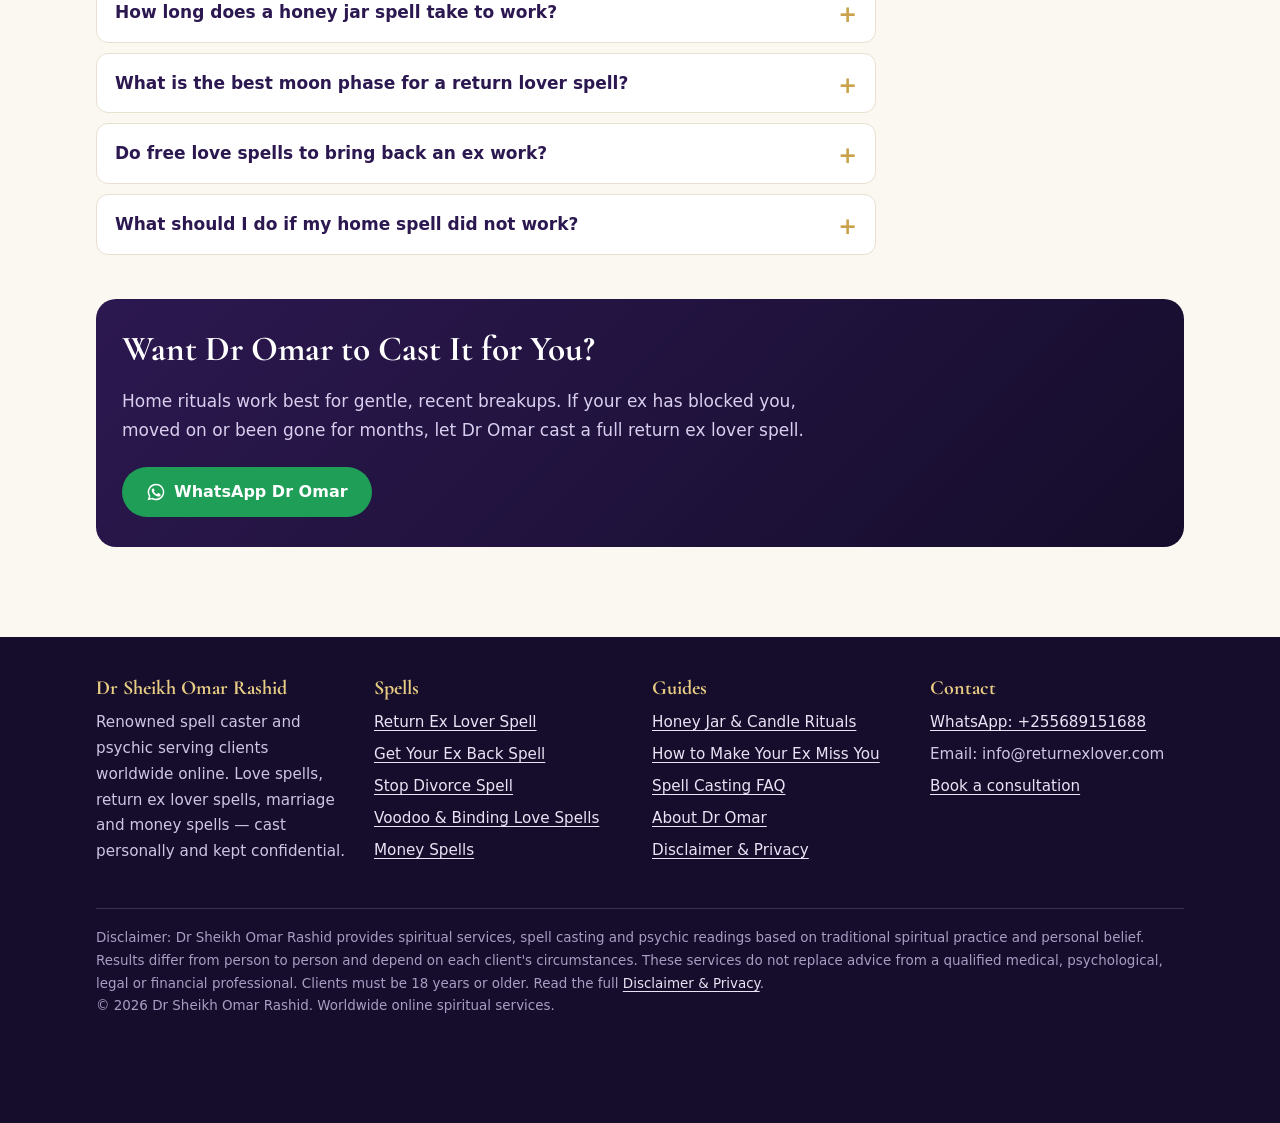
<file: get-ex-back-rituals/index.html>
<!doctype html>
<html lang="en">
<head>
<meta charset="utf-8">
<!-- Google tag (gtag.js) -->
<script async src="https://www.googletagmanager.com/gtag/js?id=AW-18481007339"></script>
<script>
  window.dataLayer = window.dataLayer || [];
  function gtag(){dataLayer.push(arguments);}
  gtag('js', new Date());

  gtag('config', 'AW-18481007339');
</script>
<meta name="viewport" content="width=device-width, initial-scale=1">
<title>7 Return Ex Rituals: Honey Jar, Candle &amp; Bay Leaf Spells</title>
<meta name="description" content="Step-by-step get your ex back spells you can do at home: honey jar, sugar jar, pink candle, bay leaf, photo, cinnamon and rosemary rituals, plus moon phases.">
<link rel="canonical" href="https://www.returnexlover.com/get-ex-back-rituals/">
<meta name="robots" content="index, follow, max-snippet:-1, max-image-preview:large">
<meta name="author" content="Dr Sheikh Omar Rashid">
<meta name="theme-color" content="#150d2b">
<meta property="og:type" content="article">
<meta property="og:site_name" content="Dr Sheikh Omar Rashid">
<meta property="og:title" content="7 Return Ex Rituals: Honey Jar, Candle &amp; Bay Leaf Spells">
<meta property="og:description" content="Step-by-step get your ex back spells you can do at home: honey jar, sugar jar, pink candle, bay leaf, photo, cinnamon and rosemary rituals, plus moon phases.">
<meta property="og:url" content="https://www.returnexlover.com/get-ex-back-rituals/">
<meta property="og:image" content="https://www.returnexlover.com/og-image.png">
<meta property="og:image:width" content="1200">
<meta property="og:image:height" content="630">
<meta property="og:locale" content="en_US">
<meta name="twitter:card" content="summary_large_image">
<meta name="twitter:title" content="7 Return Ex Rituals: Honey Jar, Candle &amp; Bay Leaf Spells">
<meta name="twitter:description" content="Step-by-step get your ex back spells you can do at home: honey jar, sugar jar, pink candle, bay leaf, photo, cinnamon and rosemary rituals, plus moon phases.">
<meta name="twitter:image" content="https://www.returnexlover.com/og-image.png">
<link rel="icon" href="/favicon.svg" type="image/svg+xml">
<link rel="apple-touch-icon" href="/logo.png">
<link rel="preconnect" href="https://fonts.googleapis.com">
<link rel="preconnect" href="https://fonts.gstatic.com" crossorigin>
<link rel="stylesheet" href="https://fonts.googleapis.com/css2?family=Cormorant+Garamond:wght@600;700&amp;display=swap">
<link rel="stylesheet" href="/style.css">
<script type="application/ld+json">
{
 "@context": "https://schema.org",
 "@graph": [
  {
   "@type": "WebSite",
   "@id": "https://www.returnexlover.com/#website",
   "url": "https://www.returnexlover.com/",
   "name": "Dr Sheikh Omar Rashid",
   "description": "Love spell caster and psychic offering worldwide online spell casting.",
   "publisher": {
    "@id": "https://www.returnexlover.com/#org"
   },
   "inLanguage": "en"
  },
  {
   "@type": "Organization",
   "@id": "https://www.returnexlover.com/#org",
   "name": "Dr Sheikh Omar Rashid",
   "alternateName": [
    "Dr Omar Rashid",
    "Sheikh Omar Rashid",
    "Dr Omar Spell Caster"
   ],
   "url": "https://www.returnexlover.com/",
   "logo": "https://www.returnexlover.com/logo.png",
   "image": "https://www.returnexlover.com/og-image.png",
   "description": "Renowned love spell caster and psychic providing return ex lover, stop divorce, voodoo love, binding and money spells to clients worldwide through an online service.",
   "telephone": "+255689151688",
   "email": "info@returnexlover.com",
   "areaServed": {
    "@type": "Place",
    "name": "Worldwide"
   },
   "founder": {
    "@id": "https://www.returnexlover.com/#person"
   },
   "knowsAbout": [
    "Love spells",
    "Return ex lover spells",
    "Get your ex back spells",
    "Voodoo love spells",
    "Binding love spells",
    "Marriage and stop divorce spells",
    "Money spells",
    "Psychic readings"
   ],
   "contactPoint": {
    "@type": "ContactPoint",
    "contactType": "customer service",
    "telephone": "+255689151688",
    "email": "info@returnexlover.com",
    "areaServed": "Worldwide",
    "availableLanguage": [
     "English"
    ]
   }
  },
  {
   "@type": "Person",
   "@id": "https://www.returnexlover.com/#person",
   "name": "Dr Sheikh Omar Rashid",
   "alternateName": [
    "Dr Omar",
    "Sheikh Omar Rashid",
    "Dr Omar Rashid"
   ],
   "jobTitle": "Spiritual Healer, Psychic and Love Spell Caster",
   "url": "https://www.returnexlover.com/about/",
   "image": "https://www.returnexlover.com/img/dr-sheikh-omar-rashid.webp",
   "description": "Traditional spiritual healer, psychic and love spell caster with more than 30 years of experience.",
   "worksFor": {
    "@id": "https://www.returnexlover.com/#org"
   },
   "knowsAbout": [
    "Love spells",
    "Return ex lover spells",
    "Get your ex back spells",
    "Voodoo love spells",
    "Binding love spells",
    "Marriage and stop divorce spells",
    "Money spells",
    "Psychic readings"
   ]
  },
  {
   "@type": "WebPage",
   "@id": "https://www.returnexlover.com/get-ex-back-rituals/#webpage",
   "url": "https://www.returnexlover.com/get-ex-back-rituals/",
   "name": "7 Return Ex Rituals: Honey Jar, Candle & Bay Leaf Spells",
   "description": "Step-by-step get your ex back spells you can do at home: honey jar, sugar jar, pink candle, bay leaf, photo, cinnamon and rosemary rituals, plus moon phases.",
   "isPartOf": {
    "@id": "https://www.returnexlover.com/#website"
   },
   "about": {
    "@id": "https://www.returnexlover.com/#org"
   },
   "inLanguage": "en",
   "dateModified": "2026-09-27",
   "breadcrumb": {
    "@id": "https://www.returnexlover.com/get-ex-back-rituals/#breadcrumb"
   },
   "primaryImageOfPage": {
    "@type": "ImageObject",
    "url": "https://www.returnexlover.com/og-image.png"
   }
  },
  {
   "@type": "BreadcrumbList",
   "@id": "https://www.returnexlover.com/get-ex-back-rituals/#breadcrumb",
   "itemListElement": [
    {
     "@type": "ListItem",
     "position": 1,
     "name": "Home",
     "item": "https://www.returnexlover.com/"
    },
    {
     "@type": "ListItem",
     "position": 2,
     "name": "Get Ex Back Rituals",
     "item": "https://www.returnexlover.com/get-ex-back-rituals/"
    }
   ]
  },
  {
   "@type": "Article",
   "@id": "https://www.returnexlover.com/get-ex-back-rituals/#article",
   "headline": "Get Ex Back Rituals: Honey Jar, Candle, Bay Leaf and Photo Spells",
   "description": "Step-by-step get your ex back spells you can do at home: honey jar, sugar jar, pink candle, bay leaf, photo, cinnamon and rosemary rituals, plus moon phases.",
   "author": {
    "@id": "https://www.returnexlover.com/#person"
   },
   "publisher": {
    "@id": "https://www.returnexlover.com/#org"
   },
   "datePublished": "2026-09-27",
   "dateModified": "2026-09-27",
   "image": "https://www.returnexlover.com/og-image.png",
   "mainEntityOfPage": {
    "@id": "https://www.returnexlover.com/get-ex-back-rituals/#webpage"
   },
   "inLanguage": "en"
  },
  {
   "@type": "FAQPage",
   "@id": "https://www.returnexlover.com/get-ex-back-rituals/#faq",
   "mainEntity": [
    {
     "@type": "Question",
     "name": "What is the easiest spell to get my ex back at home?",
     "acceptedAnswer": {
      "@type": "Answer",
      "text": "The honey jar spell and the pink candle spell are the easiest. Both use your ex's name or photo, simple ingredients and a clear intention, cast on a Friday during a waxing or full moon."
     }
    },
    {
     "@type": "Question",
     "name": "What colour candle is best to get an ex back?",
     "acceptedAnswer": {
      "@type": "Answer",
      "text": "Pink for gentle love, forgiveness and reconciliation; red for passion and desire; white for peace and a fresh start."
     }
    },
    {
     "@type": "Question",
     "name": "How long does a honey jar spell take to work?",
     "acceptedAnswer": {
      "@type": "Answer",
      "text": "A honey jar works slowly and steadily. Keep burning a candle on it every Friday; most people notice softening within a few weeks."
     }
    },
    {
     "@type": "Question",
     "name": "What is the best moon phase for a return lover spell?",
     "acceptedAnswer": {
      "@type": "Answer",
      "text": "A waxing moon or full moon, ideally on a Friday. Use a waning moon to remove obstacles, anger or a third party."
     }
    },
    {
     "@type": "Question",
     "name": "Do free love spells to bring back an ex work?",
     "acceptedAnswer": {
      "@type": "Answer",
      "text": "Home rituals can help with recent, gentle breakups. For blocked exes, third parties or long separations, a spell cast by an experienced caster is much stronger."
     }
    },
    {
     "@type": "Question",
     "name": "What should I do if my home spell did not work?",
     "acceptedAnswer": {
      "@type": "Answer",
      "text": "Stop chasing your ex, cleanse yourself with a salt bath, and consider having the spell cast by Dr Omar, who can also check what is blocking it."
     }
    }
   ]
  }
 ]
}
</script>
</head>
<body>
<a class="skip" href="#main">Skip to content</a>
<header class="site-header">
<div class="wrap hdr">
<a class="brand" href="/" aria-label="Dr Sheikh Omar Rashid home"><svg viewBox="0 0 64 64" aria-hidden="true"><circle cx="32" cy="32" r="30" fill="#2c1850" stroke="#c9a24b" stroke-width="2"/><path d="M32 14A18 18 0 1 0 32 50A24 24 0 0 1 32 14z" fill="#e8cc84"/><path d="M44 22l1.8 4.2 4.2 1.8-4.2 1.8L44 34l-1.8-4.2-4.2-1.8 4.2-1.8z" fill="#e8cc84"/></svg><span><b class="notranslate" translate="no">Dr Sheikh Omar Rashid</b><small>Spell Caster &amp; Psychic</small></span></a>
<div class="hdr-right">
<nav class="main-nav" id="nav" aria-label="Main"><ul><li><a href="/">Home</a></li><li><a href="/return-ex-lover-spell/">Return Ex Lover</a></li><li><a href="/stop-divorce-spell/">Stop Divorce</a></li><li><a href="/love-spells/">Love Spells</a></li><li><a href="/money-spells/">Money Spells</a></li><li><a href="/about/">About</a></li><li><a href="/faq/">FAQ</a></li><li><a href="/contact/">Contact</a></li></ul></nav>
<div class="lang notranslate" translate="no"><button class="lang-btn" type="button" aria-haspopup="true" aria-expanded="false" aria-label="Choose language"><svg viewBox="0 0 24 24" aria-hidden="true" fill="none" stroke="currentColor" stroke-width="1.8"><circle cx="12" cy="12" r="9.5"/><path d="M2.5 12h19M12 2.5c2.6 2.8 3.9 6 3.9 9.5s-1.3 6.7-3.9 9.5M12 2.5C9.4 5.3 8.1 8.5 8.1 12s1.3 6.7 3.9 9.5"/></svg><span class="lang-cur">EN</span></button><ul class="lang-list" hidden><li><button type="button" data-lang="en" lang="en">English</button></li><li><button type="button" data-lang="es" lang="es">Español</button></li><li><button type="button" data-lang="fr" lang="fr">Français</button></li><li><button type="button" data-lang="de" lang="de">Deutsch</button></li><li><button type="button" data-lang="it" lang="it">Italiano</button></li><li><button type="button" data-lang="pt" lang="pt">Português</button></li><li><button type="button" data-lang="nl" lang="nl">Nederlands</button></li><li><button type="button" data-lang="pl" lang="pl">Polski</button></li><li><button type="button" data-lang="sv" lang="sv">Svenska</button></li><li><button type="button" data-lang="no" lang="no">Norsk</button></li><li><button type="button" data-lang="da" lang="da">Dansk</button></li><li><button type="button" data-lang="fi" lang="fi">Suomi</button></li><li><button type="button" data-lang="el" lang="el">Ελληνικά</button></li><li><button type="button" data-lang="cs" lang="cs">Čeština</button></li><li><button type="button" data-lang="hu" lang="hu">Magyar</button></li><li><button type="button" data-lang="ro" lang="ro">Română</button></li><li><button type="button" data-lang="bg" lang="bg">Български</button></li><li><button type="button" data-lang="hr" lang="hr">Hrvatski</button></li><li><button type="button" data-lang="ru" lang="ru">Русский</button></li><li><button type="button" data-lang="uk" lang="uk">Українська</button></li><li><button type="button" data-lang="tr" lang="tr">Türkçe</button></li><li><button type="button" data-lang="ar" lang="ar">العربية</button></li><li><button type="button" data-lang="iw" lang="he">עברית</button></li><li><button type="button" data-lang="fa" lang="fa">فارسی</button></li><li><button type="button" data-lang="hi" lang="hi">हिन्दी</button></li><li><button type="button" data-lang="zh-CN" lang="zh">简体中文</button></li><li><button type="button" data-lang="zh-TW" lang="zh">繁體中文</button></li><li><button type="button" data-lang="ja" lang="ja">日本語</button></li><li><button type="button" data-lang="ko" lang="ko">한국어</button></li><li><button type="button" data-lang="th" lang="th">ไทย</button></li><li><button type="button" data-lang="vi" lang="vi">Tiếng Việt</button></li><li><button type="button" data-lang="id" lang="id">Bahasa Indonesia</button></li><li><button type="button" data-lang="ms" lang="ms">Bahasa Melayu</button></li><li><button type="button" data-lang="tl" lang="tl">Filipino</button></li><li><button type="button" data-lang="sw" lang="sw">Kiswahili</button></li><li><button type="button" data-lang="am" lang="am">አማርኛ</button></li><li><button type="button" data-lang="ha" lang="ha">Hausa</button></li><li><button type="button" data-lang="yo" lang="yo">Yorùbá</button></li></ul></div>
<button class="menu-btn" aria-expanded="false" aria-controls="nav" aria-label="Menu"><svg viewBox="0 0 24 24" aria-hidden="true" fill="none" stroke="currentColor" stroke-width="2" stroke-linecap="round"><path d="M4 7h16M4 12h16M4 17h16"/></svg></button>
</div>
</div>
</header>
<main id="main">
<section class="hero">
<div class="wrap hero-grid">
<div class="hero-text">
<span class="eyebrow">Free Guide · Step by Step</span>
<h1>Get Ex Back Rituals: <span>Honey Jar, Candle, Bay Leaf</span> and Photo Spells</h1>
<p class="lead">Traditional rituals to call a lover back, explained step by step by <span class="notranslate" translate="no">Dr Sheikh Omar Rashid</span> — what you need, when to cast, and what to do after.</p>
</div>

<div class="hero-actions">
<div class="cta-row"><a class="btn btn-wa" href="https://wa.me/255689151688?text=Hello%20Dr%20Omar%2C%20I%20read%20your%20rituals%20guide%20and%20I%20want%20you%20to%20cast%20a%20spell%20for%20me." rel="nofollow"><svg viewBox="0 0 24 24" aria-hidden="true" fill="currentColor"><path d="M12 2a10 10 0 0 0-8.6 15.1L2 22l5-1.3A10 10 0 1 0 12 2zm0 18.2a8.2 8.2 0 0 1-4.2-1.2l-.3-.2-3 .8.8-2.9-.2-.3A8.2 8.2 0 1 1 12 20.2zm4.5-6.1c-.2-.1-1.5-.7-1.7-.8-.2-.1-.4-.1-.6.1l-.8 1c-.1.2-.3.2-.5.1a6.7 6.7 0 0 1-3.3-2.9c-.3-.4.3-.4.7-1.3.1-.2 0-.3 0-.4l-.8-1.8c-.2-.5-.4-.4-.6-.4h-.5a1 1 0 0 0-.7.3 3 3 0 0 0-.9 2.2 5.2 5.2 0 0 0 1.1 2.7 11.8 11.8 0 0 0 4.5 4c1.7.7 2.3.8 3.2.6a2.7 2.7 0 0 0 1.8-1.3 2.2 2.2 0 0 0 .2-1.3c-.1-.1-.3-.2-.5-.3z"/></svg> WhatsApp Dr Omar</a><a class="btn btn-ghost" href="#honey-jar-spell-to-get-ex-back">Start with the honey jar</a></div>
<ul class="trust"><li>Free step-by-step guide</li><li>Traditional ingredients</li><li>Written by Dr Omar</li></ul>
</div>
</div>
</section>
<div class="wrap content">
<nav class="crumbs" aria-label="Breadcrumb"><a href="/">Home</a> › <span>Get Ex Back Rituals</span></nav>
<p class="crumbs">By <a href="/about/"><span class="notranslate" translate="no">Dr Sheikh Omar Rashid</span></a> · Updated <time datetime="2026-09-27">27 September 2026</time></p>
<nav class="toc" aria-label="On this page"><strong>On this page</strong><ol><li><a href="#before-you-start-preparing-for-a-get-ex-back-ritual">Before You Start: Preparing for a Get Ex Back Ritual</a></li><li><a href="#best-moon-phase-for-a-return-lover-spell">Best Moon Phase for a Return Lover Spell</a></li><li><a href="#honey-jar-spell-to-get-ex-back">Honey Jar Spell to Get Ex Back</a></li><li><a href="#sugar-container-spell-to-sweeten-an-ex">Sugar Container Spell to Sweeten an Ex</a></li><li><a href="#candle-spell-to-bring-back-an-ex">Candle Spell to Bring Back an Ex</a></li><li><a href="#pink-candle-spell-for-ex-return">Pink Candle Spell for Ex Return</a></li><li><a href="#bay-leaf-spell-to-get-ex-back">Bay Leaf Spell to Get Ex Back</a></li><li><a href="#photo-spell-to-make-your-ex-return">Photo Spell to Make Your Ex Return</a></li><li><a href="#cinnamon-love-spell-for-ex-reconciliation">Cinnamon Love Spell for Ex Reconciliation</a></li><li><a href="#rosemary-spell-to-make-ex-remember-you">Rosemary Spell to Make Ex Remember You</a></li><li><a href="#rose-quartz-and-crystals-for-bringing-an-ex-back">Rose Quartz and Crystals for Bringing an Ex Back</a></li><li><a href="#written-petition-spell-for-lost-love">Written Petition Spell for Lost Love</a></li><li><a href="#salt-and-sea-salt-bath-to-clear-obstacles">Salt and Sea Salt Bath to Clear Obstacles</a></li><li><a href="#why-did-my-get-ex-back-spell-fail">Why Did My Get Ex Back Spell Fail?</a></li><li><a href="#when-to-let-dr-omar-cast-it-for-you">When to Let Dr Omar Cast It for You</a></li></ol></nav>
<div class="prose-wrap">

<section class="prose">
<p class="answer"><strong>The most popular get your ex back spells you can do at home are the honey jar spell, the sugar jar spell, the pink or red candle spell, the bay leaf spell and the photo spell.</strong> Each one uses a personal link to your ex — their name or photo — together with ingredients traditionally tied to love and sweetness, cast during a waxing or full moon with a clear intention.</p>

<h2 id="before-you-start-preparing-for-a-get-ex-back-ritual">Before You Start: Preparing for a Get Ex Back Ritual</h2>
<ul>
<li><strong>Be clear about what you want.</strong> Write one sentence, for example: "Daniel returns to me with love and we talk openly again." Use it in every ritual.</li>
<li><strong>Get a personal link.</strong> Your ex's full name, date of birth, a photo, handwriting or a small item they gave you.</li>
<li><strong>Cleanse yourself.</strong> Take a salt bath or shower before casting to clear heavy emotions.</li>
<li><strong>Choose a quiet time.</strong> Turn off your phone and make sure you will not be disturbed.</li>
<li><strong>Stay safe with fire.</strong> Use a heat-proof dish, keep candles away from curtains and never leave them burning unattended.</li>
</ul>

<figure class="media-figure"><img src="/img/incense-ritual-calabash-beads.webp" alt="Incense sticks burning in a bowl beside calabashes and white prayer beads" width="720" height="717" loading="lazy" decoding="async"><figcaption>Incense, calabashes and prayer beads</figcaption></figure>

<h2 id="best-moon-phase-for-a-return-lover-spell">Best Moon Phase for a Return Lover Spell</h2>
<div class="table-wrap"><table>
<thead><tr><th>Moon phase</th><th>Use it for</th></tr></thead>
<tbody>
<tr><td>New moon</td><td>Setting the intention, starting a honey jar</td></tr>
<tr><td>Waxing moon (growing)</td><td>Drawing your ex back, increasing attraction and contact</td></tr>
<tr><td>Full moon</td><td>The strongest night for love spells and reconciliation</td></tr>
<tr><td>Waning moon (shrinking)</td><td>Removing obstacles, anger, a third party or bad energy</td></tr>
</tbody></table></div>
<p>Fridays are traditionally tied to love, so a Friday during a waxing or full moon is the best time for most return lover rituals.</p>

<h2 id="honey-jar-spell-to-get-ex-back">Honey Jar Spell to Get Ex Back</h2>
<p>The honey jar is the classic sweetening spell. It softens anger and brings sweetness back into how your ex thinks and feels about you.</p>
<div class="recipe">
<h4>You need</h4>
<ul><li>A small glass jar with a metal lid</li><li>Honey (enough to fill the jar)</li><li>A small piece of paper and a pen</li><li>A pinch of cinnamon, a few dried rose petals, one bay leaf</li><li>A small pink or red candle</li></ul>
<h4>Steps</h4>
<ol><li>Write your ex's full name three times on the paper. Turn the paper 90 degrees and write your own name three times across theirs.</li>
<li>Around the names, write your intention in a circle without lifting the pen.</li>
<li>Fold the paper towards you, turn it and fold towards you again.</li>
<li>Place the paper, cinnamon, rose petals and bay leaf in the jar and cover with honey.</li>
<li>Taste a little honey from the lid and say: "As this honey is sweet to me, so I will be sweet to you."</li>
<li>Close the jar, set the candle on the lid and let it burn down safely.</li>
<li>Burn a new candle on the jar every Friday until your ex returns. Shake the jar gently each time.</li></ol>
</div>

<h2 id="sugar-container-spell-to-sweeten-an-ex">Sugar Container Spell to Sweeten an Ex</h2>
<p>If you do not have honey, a <strong>sugar container spell</strong> works the same way. Use a jar of white or brown sugar instead of honey. Place the folded name paper inside, cover it completely with sugar and keep the jar in your bedroom. Each night, hold the jar and picture your ex speaking to you kindly. Sugar jars are often used for an ex who has become angry or bitter.</p>

<h2 id="candle-spell-to-bring-back-an-ex">Candle Spell to Bring Back an Ex</h2>
<p>Candle magic is one of the simplest and most direct ways to call a lover back. The colour of the candle sets the purpose:</p>
<div class="table-wrap"><table>
<thead><tr><th>Candle colour</th><th>Meaning in a return lover spell</th></tr></thead>
<tbody>
<tr><td>Pink</td><td>Gentle love, forgiveness, emotional healing, reconciliation</td></tr>
<tr><td>Red</td><td>Passion, desire, attraction and strong emotion</td></tr>
<tr><td>White</td><td>Peace, cleansing, a fresh start between you</td></tr>
<tr><td>Purple</td><td>Spiritual power, influence over a difficult situation</td></tr>
</tbody></table></div>

<h2 id="pink-candle-spell-for-ex-return">Pink Candle Spell for Ex Return</h2>
<div class="recipe">
<h4>Steps</h4>
<ol><li>On a Friday, carve your ex's name down one side of a pink candle and your name down the other.</li>
<li>Rub the candle with a little rose or olive oil, from the middle outwards.</li>
<li>Sprinkle a little cinnamon and sugar around the base on a heat-proof plate.</li>
<li>Light the candle and read your intention aloud three times.</li>
<li>Sit with the candle for a few minutes, remembering a happy moment together.</li>
<li>Let it burn down safely. Repeat for seven nights if you can.</li></ol>
</div>
<p>For an <strong>ex boyfriend</strong> where you want passion to return as well as love, use a <strong>red candle spell</strong> with the same steps.</p>

<h2 id="bay-leaf-spell-to-get-ex-back">Bay Leaf Spell to Get Ex Back</h2>
<div class="recipe">
<h4>Steps</h4>
<ol><li>Take three dry bay leaves.</li>
<li>On the first write your ex's name, on the second your name, on the third one word for what you want — "return", "love" or "together".</li>
<li>Hold them together and speak your intention.</li>
<li>Burn them safely in a heat-proof bowl, or tie them with red thread and keep them under your pillow for seven nights.</li></ol>
</div>

<h2 id="photo-spell-to-make-your-ex-return">Photo Spell to Make Your Ex Return</h2>
<p>A photograph is one of the strongest links to a person. For a <strong>photo spell</strong>, place a photo of your ex face-up under a pink or red candle on a heat-proof plate. Put a photo of yourself face-down on top of theirs, so your faces meet. Light the candle, speak your intention and let it burn. Keep the photos together in a red cloth afterwards. This is also the base of the traditional <strong>obsession spell using a photo and candle</strong>, which adds a red candle and repeats the ritual for nine nights.</p>

<h2 id="cinnamon-love-spell-for-ex-reconciliation">Cinnamon Love Spell for Ex Reconciliation</h2>
<p>Cinnamon brings warmth and speed to love work. Mix a pinch of cinnamon with a little sugar. On a Friday morning, stand at your door, hold the mixture in your palm, speak your ex's name and blow it gently into your home. This invites them back into your space. Leave it until the next day before cleaning.</p>

<h2 id="rosemary-spell-to-make-ex-remember-you">Rosemary Spell to Make Ex Remember You</h2>
<p>Rosemary is the herb of memory. Tie a sprig of rosemary with a strand of your hair and a thread in your favourite colour. Hold it and picture your ex remembering the best times you shared. Place it under your pillow for seven nights. It is used to make an ex think of you and remember why they loved you.</p>

<h2 id="rose-quartz-and-crystals-for-bringing-an-ex-back">Rose Quartz and Crystals for Bringing an Ex Back</h2>
<p><strong>Rose quartz</strong> is the stone of love and reconciliation. Hold a piece while you picture your ex, then keep it next to their photo or in your honey jar. Other crystals used for love work include rhodonite for forgiveness, garnet for passion and moonstone for emotional connection.</p>

<h2 id="written-petition-spell-for-lost-love">Written Petition Spell for Lost Love</h2>
<p>A <strong>petition spell</strong> is a letter to the spiritual world. On parchment or plain paper, write your ex's name, your name, and a short, clear request — what you want to happen between you. Sign it, anoint the corners with a drop of oil, fold it towards you and keep it under a candle, in a honey jar, or under your mattress until your ex returns.</p>

<h2 id="salt-and-sea-salt-bath-to-clear-obstacles">Salt and Sea Salt Bath to Clear Obstacles</h2>
<p>Before and during any return lover ritual, clearing heavy energy helps. Add a handful of sea salt and a few drops of lavender oil to a warm bath and soak for 15 minutes. A <strong>salt spell to clear obstacles</strong> can also be done by sprinkling a line of salt across your doorway during a waning moon to keep out negativity and interference from others.</p>

<h2 id="why-did-my-get-ex-back-spell-fail">Why Did My Get Ex Back Spell Fail?</h2>
<ul>
<li><strong>The intention was unclear or kept changing.</strong> Doubt weakens the spell.</li>
<li><strong>You kept chasing your ex.</strong> Pressure and constant messages push them away while the spell is working.</li>
<li><strong>The situation needed more strength.</strong> A third party, a long separation or strong anger often needs a cast spell, not a home ritual.</li>
<li><strong>Negative energy or another spell was blocking it.</strong> A cleansing may be needed first.</li>
<li><strong>Not enough time.</strong> Many rituals take weeks, not days.</li>
</ul>

<h2 id="when-to-let-dr-omar-cast-it-for-you">When to Let Dr Omar Cast It for You</h2>
<p>Home rituals are a good start for a recent breakup with no one else involved. When your ex has blocked you, moved on with someone new, filed for divorce, or been gone for months, the situation needs a stronger, personally cast spell. <a href="/return-ex-lover-spell/">Dr Omar's return ex lover spell</a> is cast with a full reading of your situation and follow-up until you see results.</p>
</section>

</div>
<section class="faq prose"><h2 id="faq">Frequently Asked Questions</h2>
<details><summary>What is the easiest spell to get my ex back at home?</summary><div><p>The honey jar spell and the pink candle spell are the easiest. Both use your ex's name or photo, simple ingredients and a clear intention, cast on a Friday during a waxing or full moon.</p></div></details>
<details><summary>What colour candle is best to get an ex back?</summary><div><p>Pink for gentle love, forgiveness and reconciliation; red for passion and desire; white for peace and a fresh start.</p></div></details>
<details><summary>How long does a honey jar spell take to work?</summary><div><p>A honey jar works slowly and steadily. Keep burning a candle on it every Friday; most people notice softening within a few weeks.</p></div></details>
<details><summary>What is the best moon phase for a return lover spell?</summary><div><p>A waxing moon or full moon, ideally on a Friday. Use a waning moon to remove obstacles, anger or a third party.</p></div></details>
<details><summary>Do free love spells to bring back an ex work?</summary><div><p>Home rituals can help with recent, gentle breakups. For blocked exes, third parties or long separations, a spell cast by an experienced caster is much stronger.</p></div></details>
<details><summary>What should I do if my home spell did not work?</summary><div><p>Stop chasing your ex, cleanse yourself with a salt bath, and consider having the spell cast by Dr Omar, who can also check what is blocking it.</p></div></details>
</section>
<section class="cta-band">
<h2 id="book">Want Dr Omar to Cast It for You?</h2>
<p>Home rituals work best for gentle, recent breakups. If your ex has blocked you, moved on or been gone for months, let Dr Omar cast a full return ex lover spell.</p>
<div class="cta-row"><a class="btn btn-wa" href="https://wa.me/255689151688?text=Hello%20Dr%20Omar%2C%20I%20read%20your%20rituals%20guide%20and%20I%20want%20you%20to%20cast%20a%20spell%20for%20me." rel="nofollow"><svg viewBox="0 0 24 24" aria-hidden="true" fill="currentColor"><path d="M12 2a10 10 0 0 0-8.6 15.1L2 22l5-1.3A10 10 0 1 0 12 2zm0 18.2a8.2 8.2 0 0 1-4.2-1.2l-.3-.2-3 .8.8-2.9-.2-.3A8.2 8.2 0 1 1 12 20.2zm4.5-6.1c-.2-.1-1.5-.7-1.7-.8-.2-.1-.4-.1-.6.1l-.8 1c-.1.2-.3.2-.5.1a6.7 6.7 0 0 1-3.3-2.9c-.3-.4.3-.4.7-1.3.1-.2 0-.3 0-.4l-.8-1.8c-.2-.5-.4-.4-.6-.4h-.5a1 1 0 0 0-.7.3 3 3 0 0 0-.9 2.2 5.2 5.2 0 0 0 1.1 2.7 11.8 11.8 0 0 0 4.5 4c1.7.7 2.3.8 3.2.6a2.7 2.7 0 0 0 1.8-1.3 2.2 2.2 0 0 0 .2-1.3c-.1-.1-.3-.2-.5-.3z"/></svg> WhatsApp Dr Omar</a></div>
</section>
</div>
</main>
<footer class="site-footer">
<div class="wrap">
<div class="fgrid">
<div><h3><span class="notranslate" translate="no">Dr Sheikh Omar Rashid</span></h3><p>Renowned spell caster and psychic serving clients worldwide online. Love spells, return ex lover spells, marriage and money spells — cast personally and kept confidential.</p></div>
<div><h3>Spells</h3><ul>
<li><a href="/return-ex-lover-spell/">Return Ex Lover Spell</a></li>
<li><a href="/return-ex-lover-spell/">Get Your Ex Back Spell</a></li>
<li><a href="/stop-divorce-spell/">Stop Divorce Spell</a></li>
<li><a href="/love-spells/">Voodoo &amp; Binding Love Spells</a></li>
<li><a href="/money-spells/">Money Spells</a></li></ul></div>
<div><h3>Guides</h3><ul>
<li><a href="/get-ex-back-rituals/">Honey Jar &amp; Candle Rituals</a></li>
<li><a href="/make-your-ex-miss-you/">How to Make Your Ex Miss You</a></li>
<li><a href="/faq/">Spell Casting FAQ</a></li>
<li><a href="/about/">About Dr Omar</a></li>
<li><a href="/disclaimer/">Disclaimer &amp; Privacy</a></li></ul></div>
<div><h3>Contact</h3><ul>
<li><a href="https://wa.me/255689151688?text=Hello%20Dr%20Omar%2C%20I%20would%20like%20a%20consultation." rel="nofollow">WhatsApp: +255689151688</a></li>
<li>Email: <span class="notranslate" translate="no">info@returnexlover.com</span></li>
<li><a href="/contact/">Book a consultation</a></li></ul></div>
</div>
<p class="disclaimer">Disclaimer: <span class="notranslate" translate="no">Dr Sheikh Omar Rashid</span> provides spiritual services, spell casting and psychic readings based on traditional spiritual practice and personal belief. Results differ from person to person and depend on each client's circumstances. These services do not replace advice from a qualified medical, psychological, legal or financial professional. Clients must be 18 years or older. Read the full <a href="/disclaimer/">Disclaimer &amp; Privacy</a>.<br>© 2026 <span class="notranslate" translate="no">Dr Sheikh Omar Rashid</span>. Worldwide online spiritual services.</p>
</div>
</footer>
<a class="wa-float" href="https://wa.me/255689151688?text=Hello%20Dr%20Omar%2C%20I%20read%20your%20rituals%20guide%20and%20I%20want%20you%20to%20cast%20a%20spell%20for%20me." rel="nofollow" aria-label="Chat with Dr Omar on WhatsApp"><svg viewBox="0 0 24 24" aria-hidden="true" fill="currentColor"><path d="M12 2a10 10 0 0 0-8.6 15.1L2 22l5-1.3A10 10 0 1 0 12 2zm0 18.2a8.2 8.2 0 0 1-4.2-1.2l-.3-.2-3 .8.8-2.9-.2-.3A8.2 8.2 0 1 1 12 20.2zm4.5-6.1c-.2-.1-1.5-.7-1.7-.8-.2-.1-.4-.1-.6.1l-.8 1c-.1.2-.3.2-.5.1a6.7 6.7 0 0 1-3.3-2.9c-.3-.4.3-.4.7-1.3.1-.2 0-.3 0-.4l-.8-1.8c-.2-.5-.4-.4-.6-.4h-.5a1 1 0 0 0-.7.3 3 3 0 0 0-.9 2.2 5.2 5.2 0 0 0 1.1 2.7 11.8 11.8 0 0 0 4.5 4c1.7.7 2.3.8 3.2.6a2.7 2.7 0 0 0 1.8-1.3 2.2 2.2 0 0 0 .2-1.3c-.1-.1-.3-.2-.5-.3z"/></svg><span>WhatsApp</span></a>
<script>
(function(){var b=document.querySelector('.menu-btn'),n=document.getElementById('nav');
if(b&&n)b.addEventListener('click',function(){var o=n.classList.toggle('open');b.setAttribute('aria-expanded',o)});})();
</script>
<script src="/lang.js" defer></script>
</body>
</html>
</file>
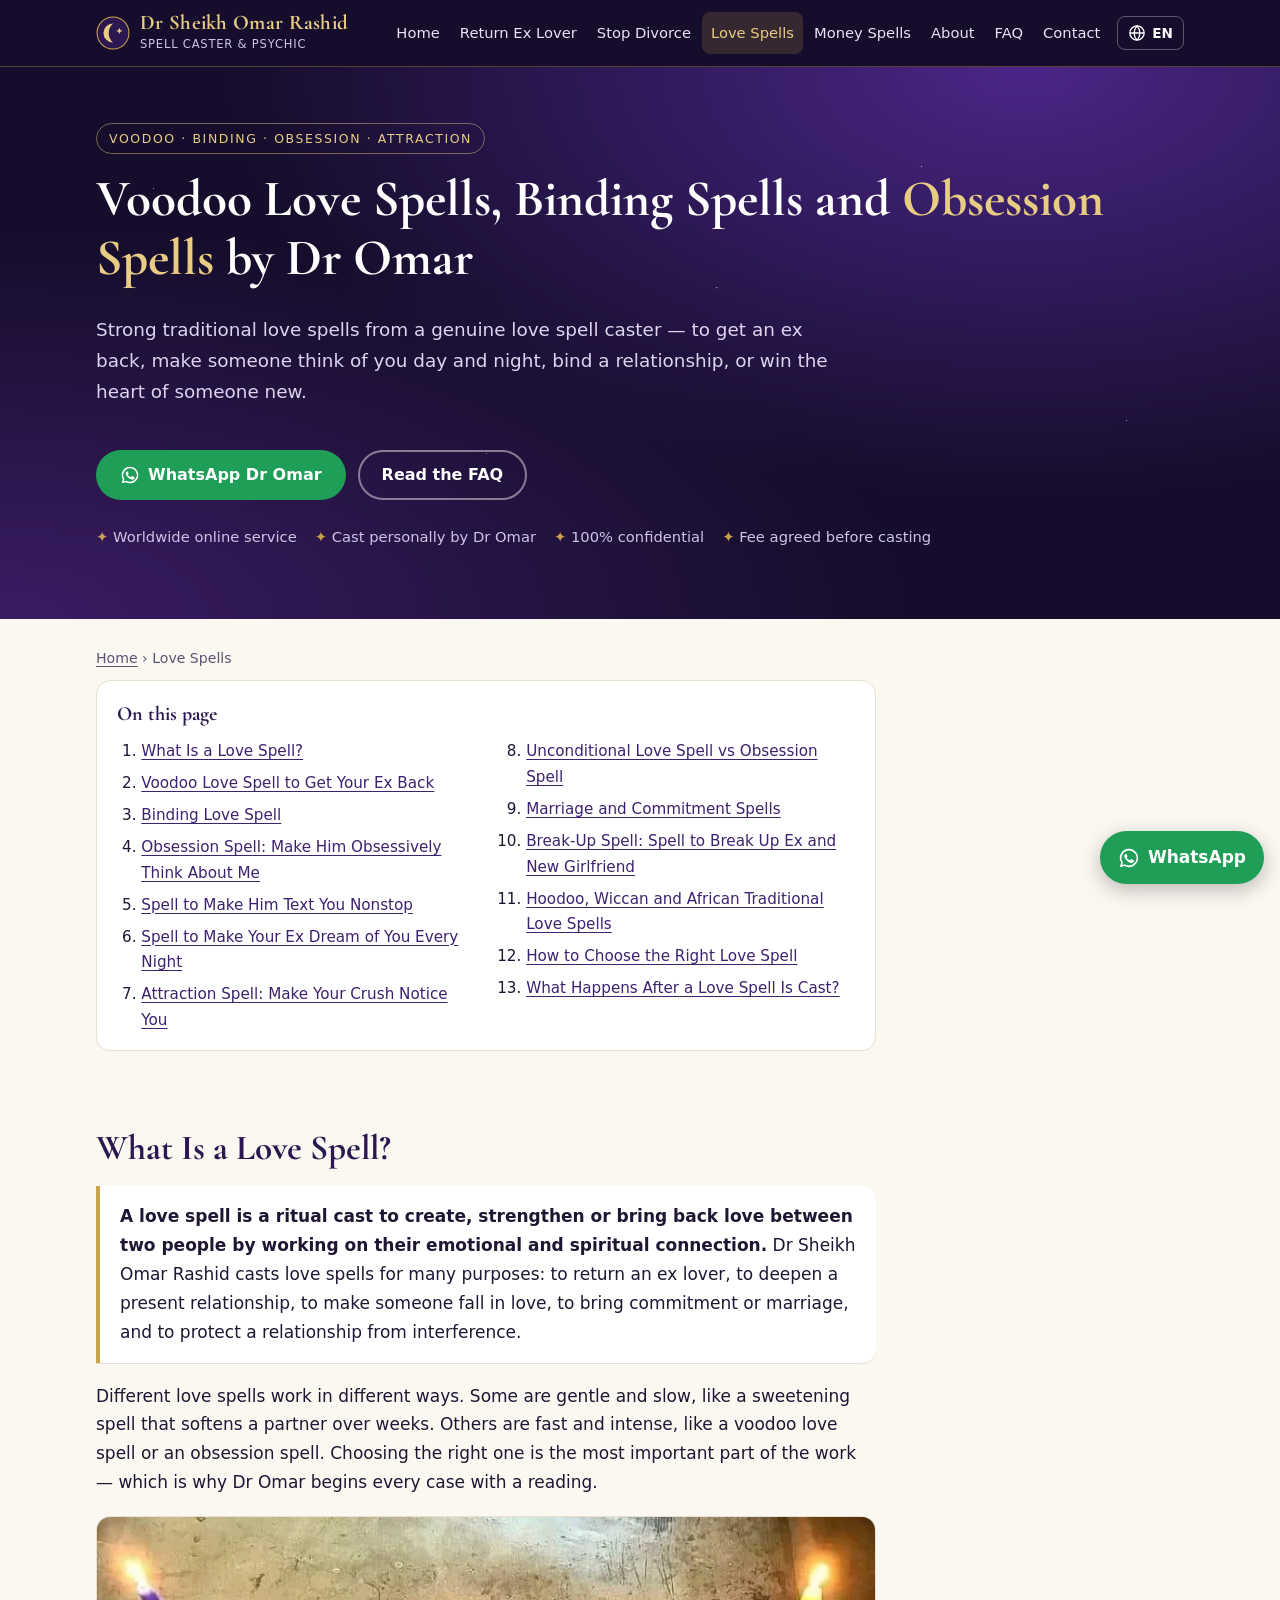
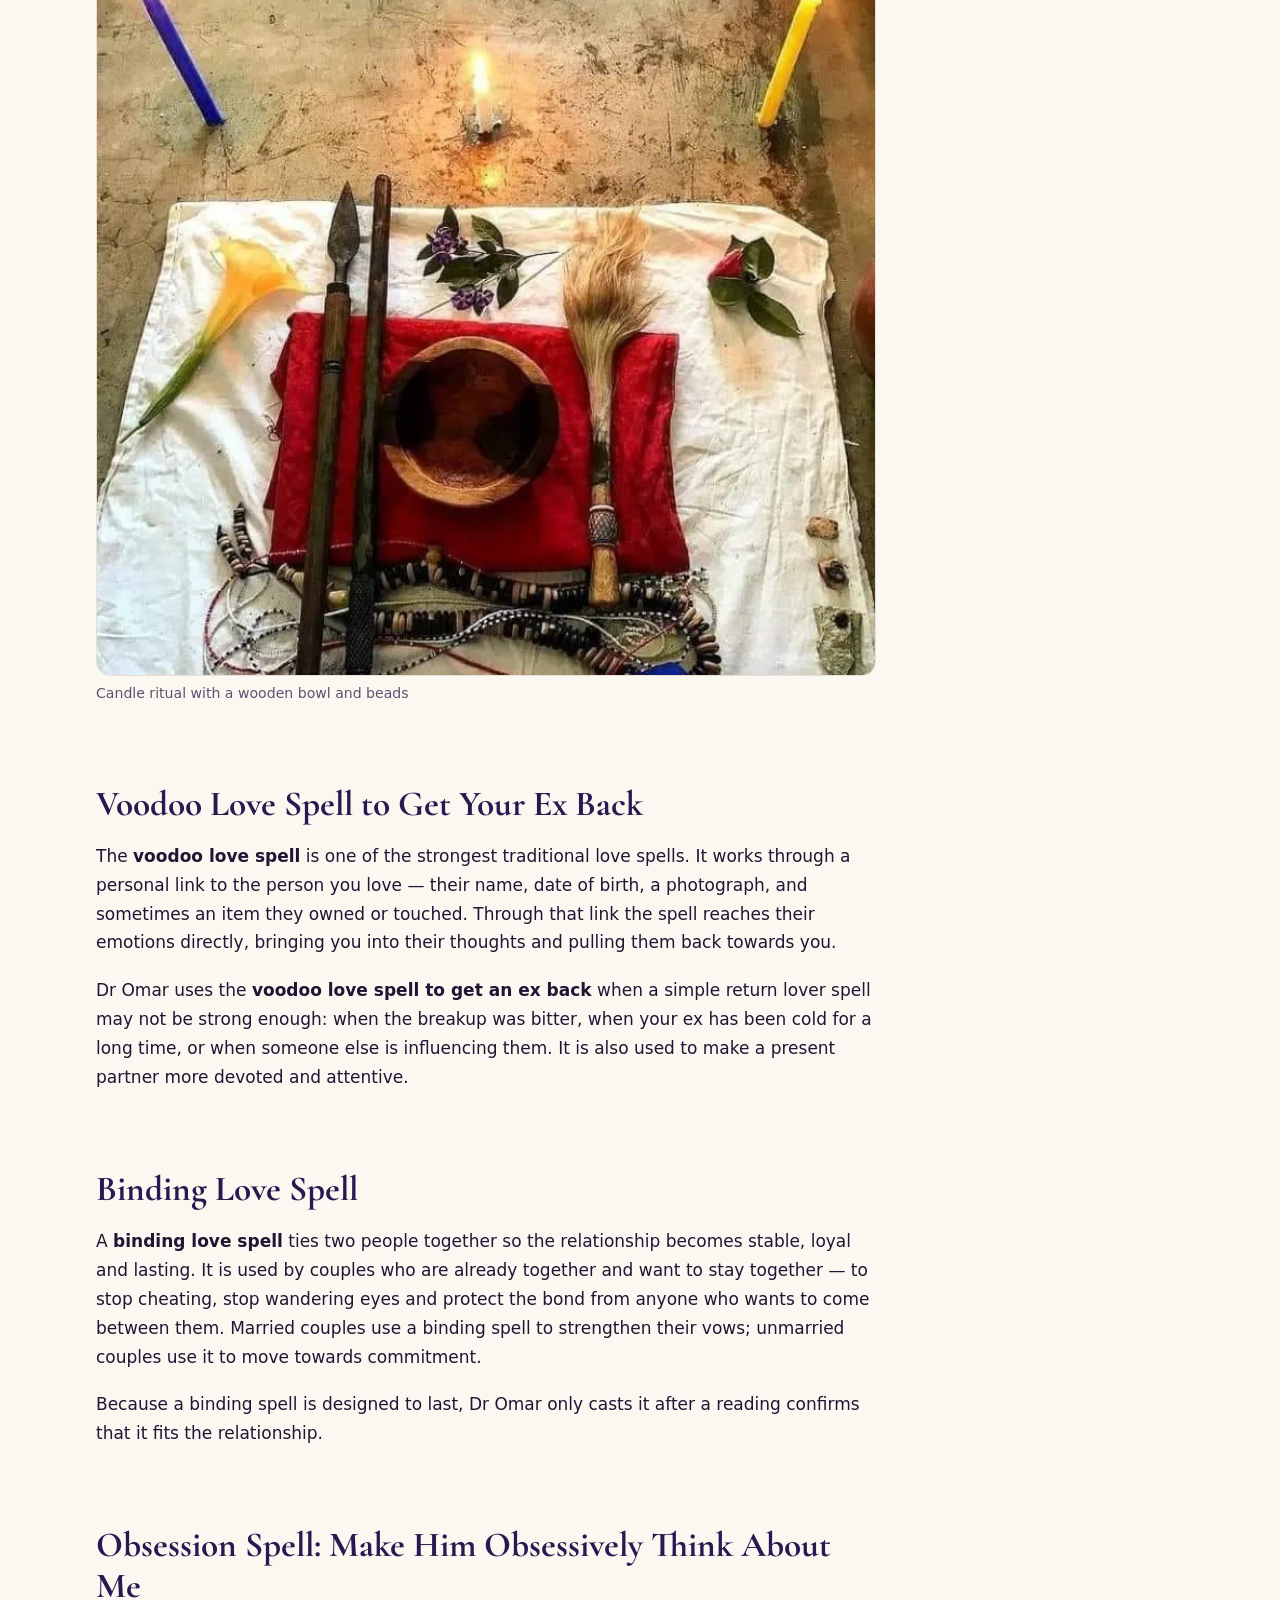
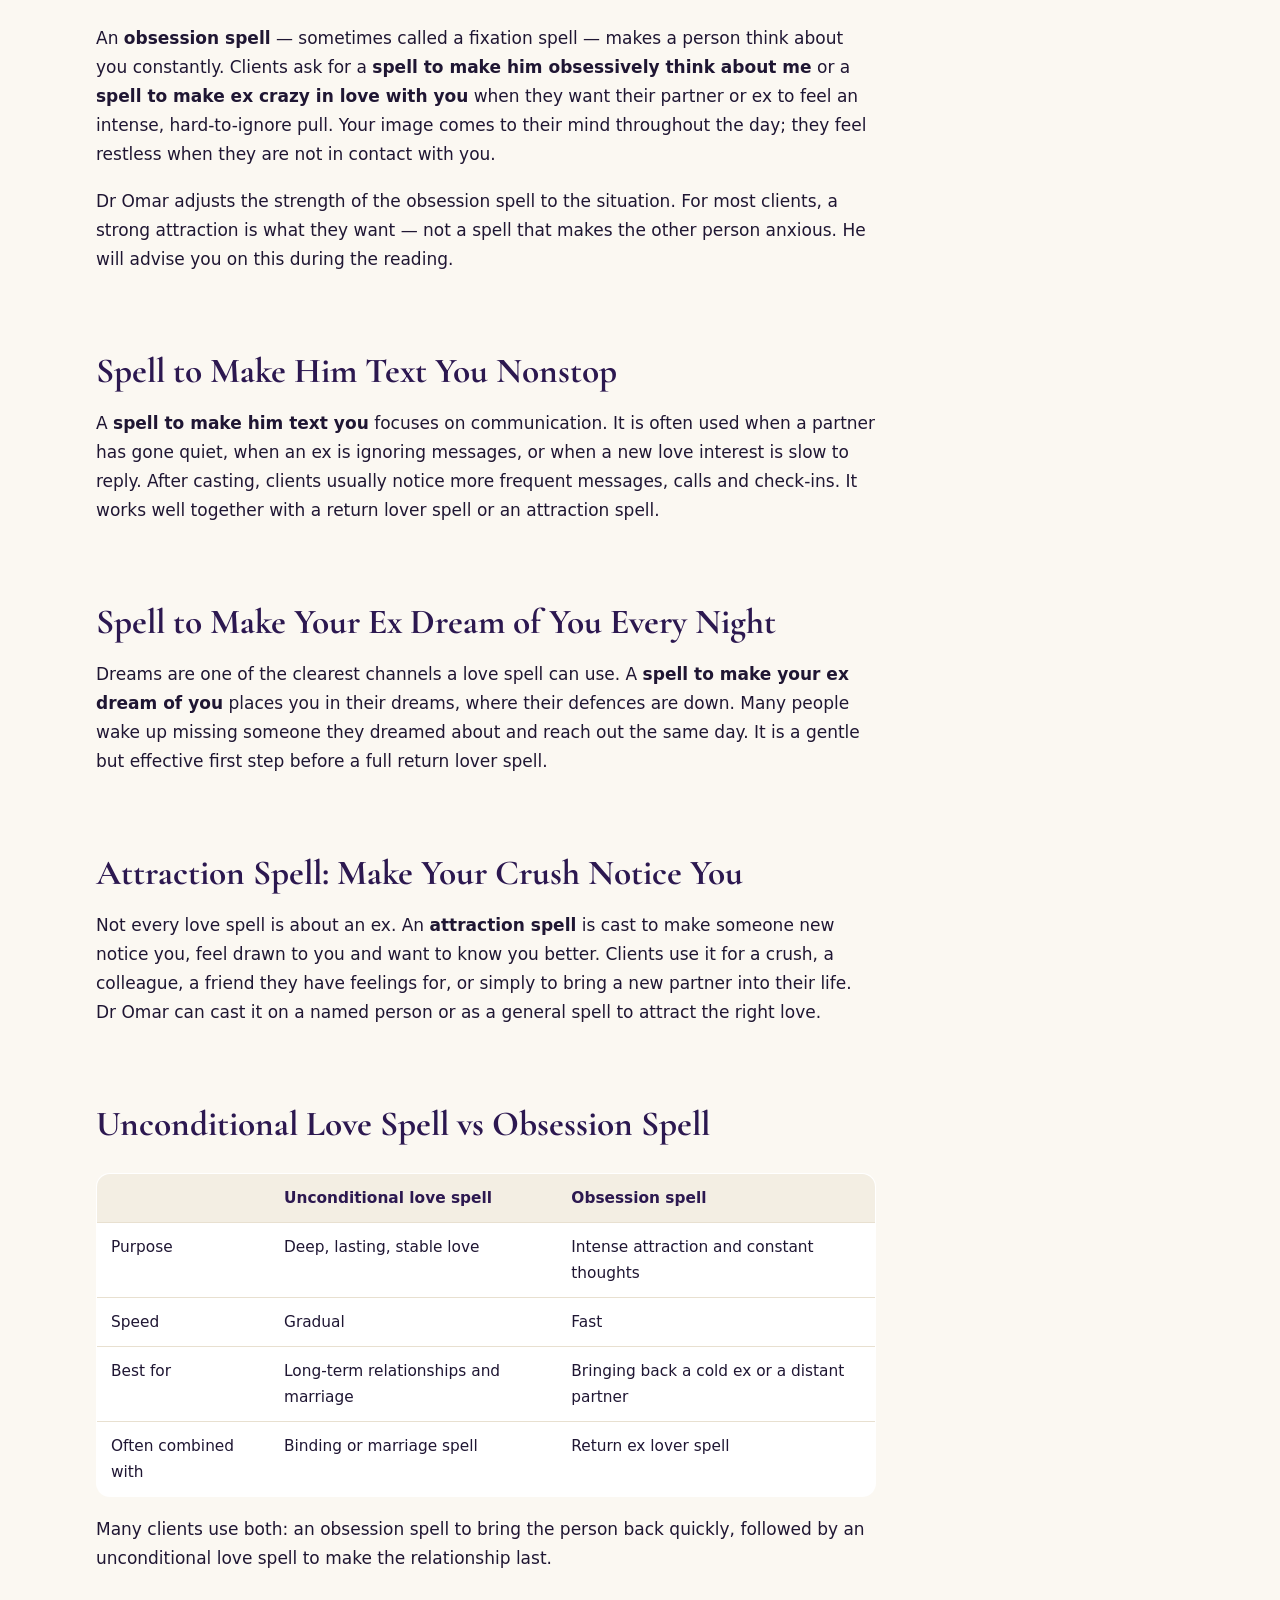
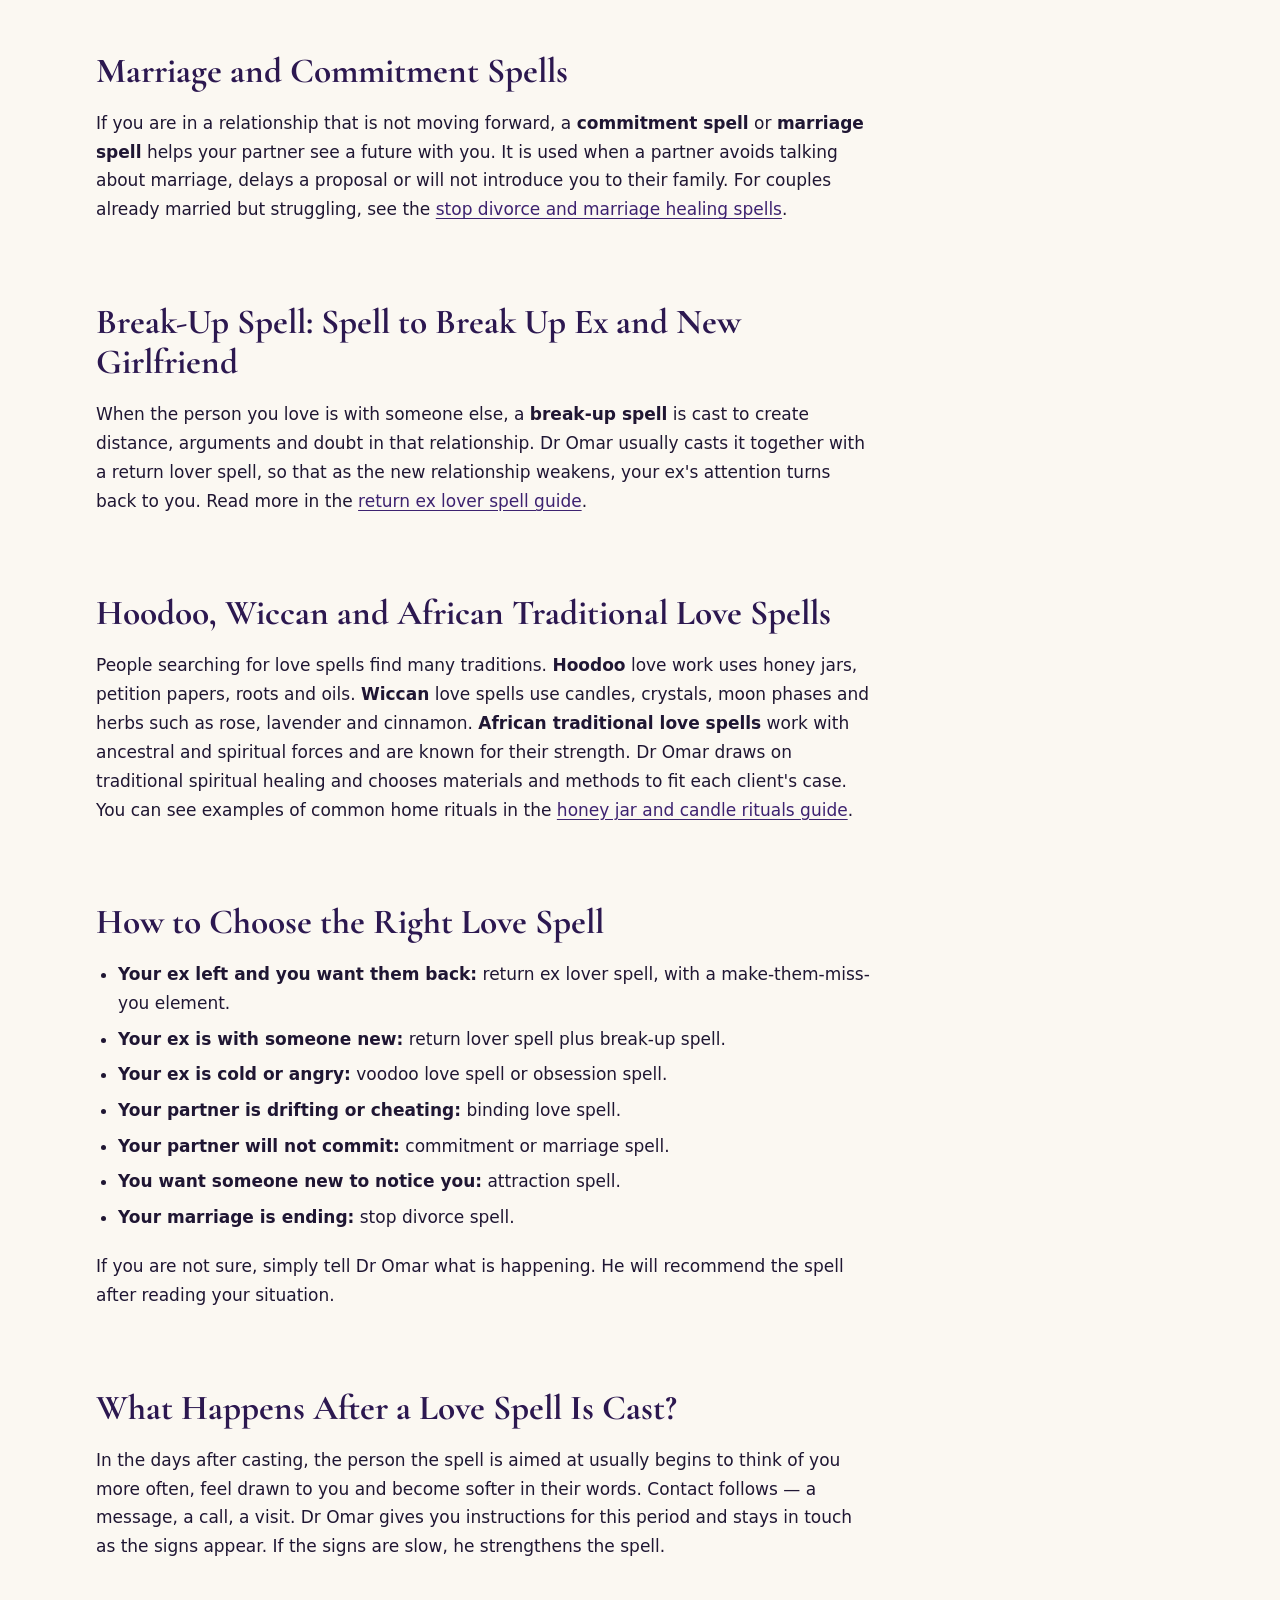
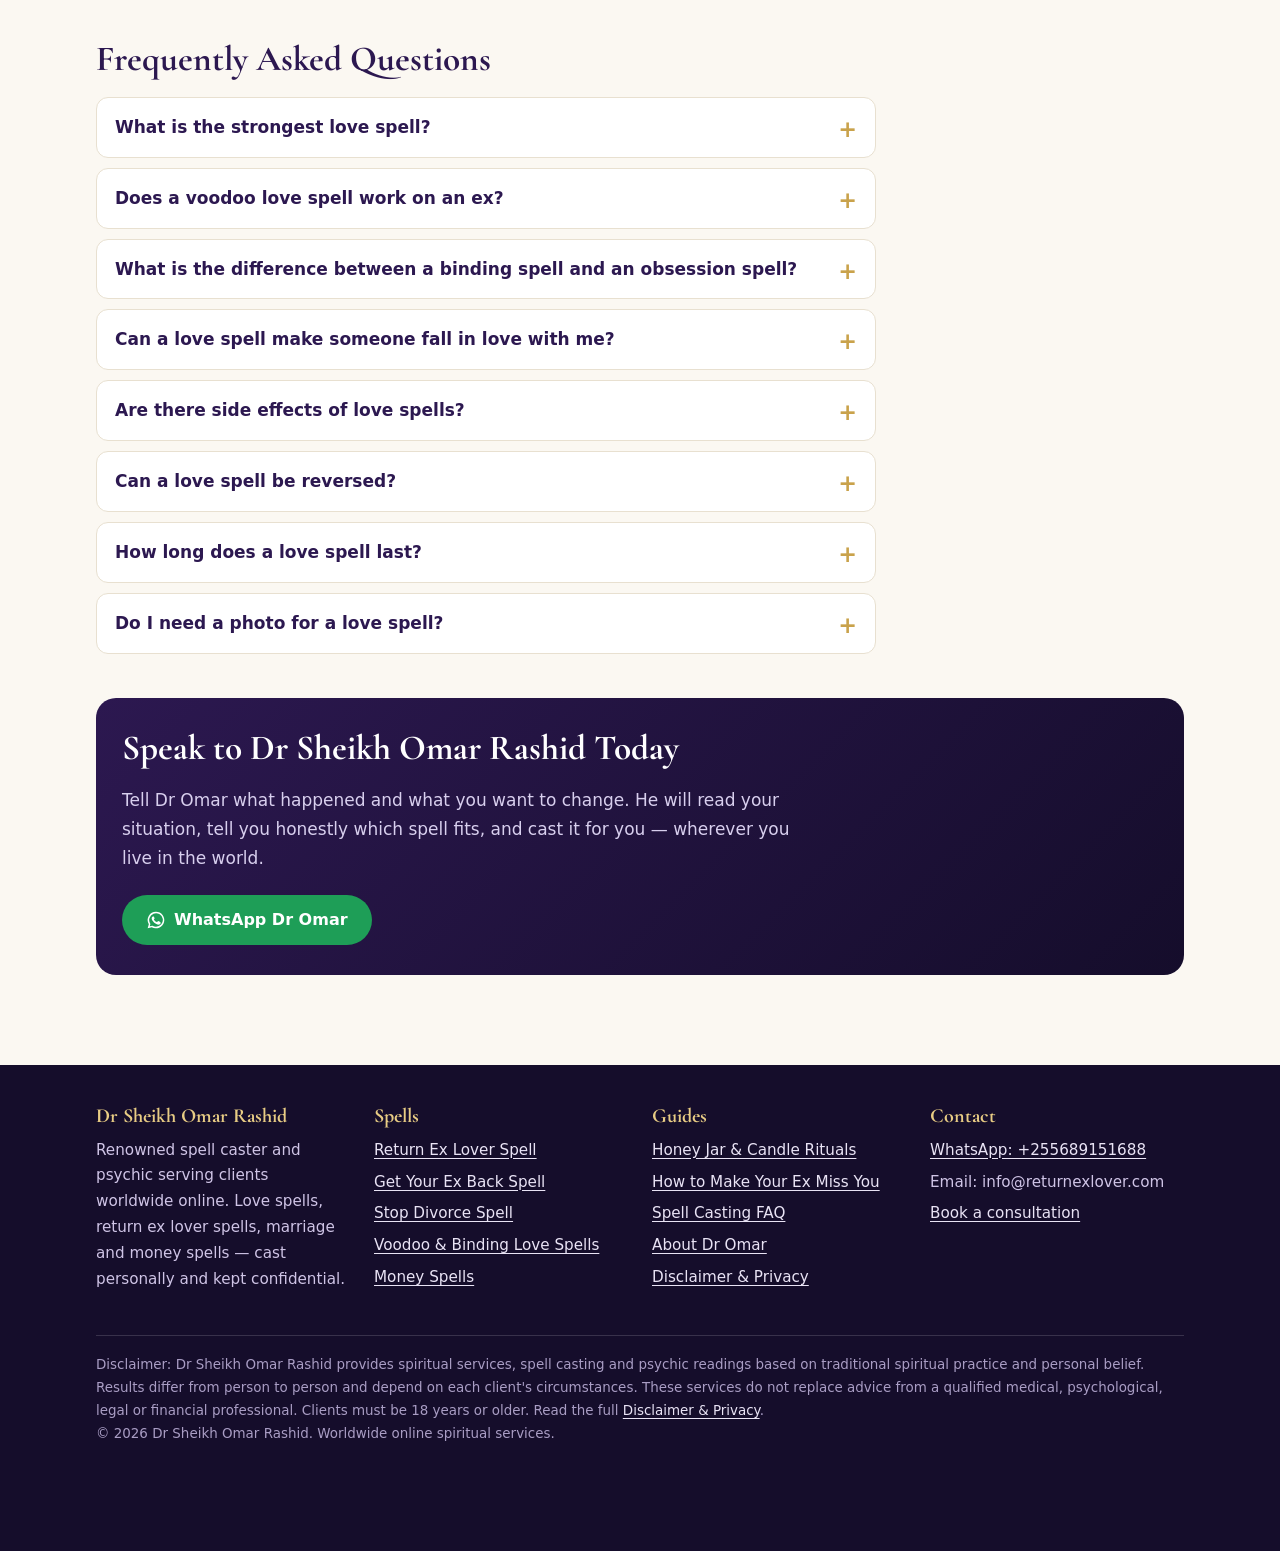
<file: love-spells/index.html>
<!doctype html>
<html lang="en">
<head>
<meta charset="utf-8">
<!-- Google tag (gtag.js) -->
<script async src="https://www.googletagmanager.com/gtag/js?id=AW-18481007339"></script>
<script>
  window.dataLayer = window.dataLayer || [];
  function gtag(){dataLayer.push(arguments);}
  gtag('js', new Date());

  gtag('config', 'AW-18481007339');
</script>
<meta name="viewport" content="width=device-width, initial-scale=1">
<title>Voodoo Love Spell, Binding &amp; Obsession Spells | Dr Omar</title>
<meta name="description" content="Voodoo love spells, binding love spells and obsession spells cast by Dr Sheikh Omar Rashid, a genuine love spell caster serving clients worldwide.">
<link rel="canonical" href="https://www.returnexlover.com/love-spells/">
<meta name="robots" content="index, follow, max-snippet:-1, max-image-preview:large">
<meta name="author" content="Dr Sheikh Omar Rashid">
<meta name="theme-color" content="#150d2b">
<meta property="og:type" content="website">
<meta property="og:site_name" content="Dr Sheikh Omar Rashid">
<meta property="og:title" content="Voodoo Love Spell, Binding &amp; Obsession Spells | Dr Omar">
<meta property="og:description" content="Voodoo love spells, binding love spells and obsession spells cast by Dr Sheikh Omar Rashid, a genuine love spell caster serving clients worldwide.">
<meta property="og:url" content="https://www.returnexlover.com/love-spells/">
<meta property="og:image" content="https://www.returnexlover.com/og-image.png">
<meta property="og:image:width" content="1200">
<meta property="og:image:height" content="630">
<meta property="og:locale" content="en_US">
<meta name="twitter:card" content="summary_large_image">
<meta name="twitter:title" content="Voodoo Love Spell, Binding &amp; Obsession Spells | Dr Omar">
<meta name="twitter:description" content="Voodoo love spells, binding love spells and obsession spells cast by Dr Sheikh Omar Rashid, a genuine love spell caster serving clients worldwide.">
<meta name="twitter:image" content="https://www.returnexlover.com/og-image.png">
<link rel="icon" href="/favicon.svg" type="image/svg+xml">
<link rel="apple-touch-icon" href="/logo.png">
<link rel="preconnect" href="https://fonts.googleapis.com">
<link rel="preconnect" href="https://fonts.gstatic.com" crossorigin>
<link rel="stylesheet" href="https://fonts.googleapis.com/css2?family=Cormorant+Garamond:wght@600;700&amp;display=swap">
<link rel="stylesheet" href="/style.css">
<script type="application/ld+json">
{
 "@context": "https://schema.org",
 "@graph": [
  {
   "@type": "WebSite",
   "@id": "https://www.returnexlover.com/#website",
   "url": "https://www.returnexlover.com/",
   "name": "Dr Sheikh Omar Rashid",
   "description": "Love spell caster and psychic offering worldwide online spell casting.",
   "publisher": {
    "@id": "https://www.returnexlover.com/#org"
   },
   "inLanguage": "en"
  },
  {
   "@type": "Organization",
   "@id": "https://www.returnexlover.com/#org",
   "name": "Dr Sheikh Omar Rashid",
   "alternateName": [
    "Dr Omar Rashid",
    "Sheikh Omar Rashid",
    "Dr Omar Spell Caster"
   ],
   "url": "https://www.returnexlover.com/",
   "logo": "https://www.returnexlover.com/logo.png",
   "image": "https://www.returnexlover.com/og-image.png",
   "description": "Renowned love spell caster and psychic providing return ex lover, stop divorce, voodoo love, binding and money spells to clients worldwide through an online service.",
   "telephone": "+255689151688",
   "email": "info@returnexlover.com",
   "areaServed": {
    "@type": "Place",
    "name": "Worldwide"
   },
   "founder": {
    "@id": "https://www.returnexlover.com/#person"
   },
   "knowsAbout": [
    "Love spells",
    "Return ex lover spells",
    "Get your ex back spells",
    "Voodoo love spells",
    "Binding love spells",
    "Marriage and stop divorce spells",
    "Money spells",
    "Psychic readings"
   ],
   "contactPoint": {
    "@type": "ContactPoint",
    "contactType": "customer service",
    "telephone": "+255689151688",
    "email": "info@returnexlover.com",
    "areaServed": "Worldwide",
    "availableLanguage": [
     "English"
    ]
   }
  },
  {
   "@type": "Person",
   "@id": "https://www.returnexlover.com/#person",
   "name": "Dr Sheikh Omar Rashid",
   "alternateName": [
    "Dr Omar",
    "Sheikh Omar Rashid",
    "Dr Omar Rashid"
   ],
   "jobTitle": "Spiritual Healer, Psychic and Love Spell Caster",
   "url": "https://www.returnexlover.com/about/",
   "image": "https://www.returnexlover.com/img/dr-sheikh-omar-rashid.webp",
   "description": "Traditional spiritual healer, psychic and love spell caster with more than 30 years of experience.",
   "worksFor": {
    "@id": "https://www.returnexlover.com/#org"
   },
   "knowsAbout": [
    "Love spells",
    "Return ex lover spells",
    "Get your ex back spells",
    "Voodoo love spells",
    "Binding love spells",
    "Marriage and stop divorce spells",
    "Money spells",
    "Psychic readings"
   ]
  },
  {
   "@type": "WebPage",
   "@id": "https://www.returnexlover.com/love-spells/#webpage",
   "url": "https://www.returnexlover.com/love-spells/",
   "name": "Voodoo Love Spell, Binding & Obsession Spells | Dr Omar",
   "description": "Voodoo love spells, binding love spells and obsession spells cast by Dr Sheikh Omar Rashid, a genuine love spell caster serving clients worldwide.",
   "isPartOf": {
    "@id": "https://www.returnexlover.com/#website"
   },
   "about": {
    "@id": "https://www.returnexlover.com/#org"
   },
   "inLanguage": "en",
   "dateModified": "2026-09-27",
   "breadcrumb": {
    "@id": "https://www.returnexlover.com/love-spells/#breadcrumb"
   },
   "primaryImageOfPage": {
    "@type": "ImageObject",
    "url": "https://www.returnexlover.com/og-image.png"
   }
  },
  {
   "@type": "BreadcrumbList",
   "@id": "https://www.returnexlover.com/love-spells/#breadcrumb",
   "itemListElement": [
    {
     "@type": "ListItem",
     "position": 1,
     "name": "Home",
     "item": "https://www.returnexlover.com/"
    },
    {
     "@type": "ListItem",
     "position": 2,
     "name": "Love Spells",
     "item": "https://www.returnexlover.com/love-spells/"
    }
   ]
  },
  {
   "@type": "Service",
   "@id": "https://www.returnexlover.com/love-spells/#service",
   "name": "Love Spells: Voodoo, Binding, Obsession and Attraction",
   "serviceType": "Love spell",
   "description": "Voodoo love spells, binding love spells, obsession spells, attraction spells, commitment spells and break-up spells cast worldwide by Dr Sheikh Omar Rashid.",
   "url": "https://www.returnexlover.com/love-spells/",
   "provider": {
    "@id": "https://www.returnexlover.com/#org"
   },
   "areaServed": {
    "@type": "Place",
    "name": "Worldwide"
   },
   "availableChannel": {
    "@type": "ServiceChannel",
    "serviceUrl": "https://www.returnexlover.com/contact/",
    "availableLanguage": "English"
   }
  },
  {
   "@type": "FAQPage",
   "@id": "https://www.returnexlover.com/love-spells/#faq",
   "mainEntity": [
    {
     "@type": "Question",
     "name": "What is the strongest love spell?",
     "acceptedAnswer": {
      "@type": "Answer",
      "text": "Among traditional love spells, the voodoo love spell and the obsession spell are considered the strongest and fastest. Dr Omar chooses the strength of each spell after reading the client's situation."
     }
    },
    {
     "@type": "Question",
     "name": "Does a voodoo love spell work on an ex?",
     "acceptedAnswer": {
      "@type": "Answer",
      "text": "Yes. The voodoo love spell to get an ex back is one of the spells Dr Omar uses most often when a breakup was bitter or an ex has been cold for a long time."
     }
    },
    {
     "@type": "Question",
     "name": "What is the difference between a binding spell and an obsession spell?",
     "acceptedAnswer": {
      "@type": "Answer",
      "text": "A binding spell makes a relationship loyal, stable and lasting. An obsession spell creates intense attraction and constant thoughts of you. Many clients use an obsession spell first and a binding spell later."
     }
    },
    {
     "@type": "Question",
     "name": "Can a love spell make someone fall in love with me?",
     "acceptedAnswer": {
      "@type": "Answer",
      "text": "An attraction spell is cast to make a named person notice you, feel drawn to you and want to be close to you. Dr Omar can also cast a general spell to attract the right partner."
     }
    },
    {
     "@type": "Question",
     "name": "Are there side effects of love spells?",
     "acceptedAnswer": {
      "@type": "Answer",
      "text": "The most common effects are strong emotions — the person thinks about you more, dreams of you and feels restless when apart. Dr Omar adjusts the strength of each spell so the result is love and attraction, not distress."
     }
    },
    {
     "@type": "Question",
     "name": "Can a love spell be reversed?",
     "acceptedAnswer": {
      "@type": "Answer",
      "text": "Yes. Dr Omar can reverse or release a spell he has cast if the client asks. He can also remove spells cast by others."
     }
    },
    {
     "@type": "Question",
     "name": "How long does a love spell last?",
     "acceptedAnswer": {
      "@type": "Answer",
      "text": "Binding and unconditional love spells are cast to last long-term. Attraction and obsession spells are strongest in the first weeks and are often followed by a binding spell to keep the relationship stable."
     }
    },
    {
     "@type": "Question",
     "name": "Do I need a photo for a love spell?",
     "acceptedAnswer": {
      "@type": "Answer",
      "text": "A photo is helpful but not required. The name and date of birth are enough to create the link."
     }
    }
   ]
  }
 ]
}
</script>
</head>
<body>
<a class="skip" href="#main">Skip to content</a>
<header class="site-header">
<div class="wrap hdr">
<a class="brand" href="/" aria-label="Dr Sheikh Omar Rashid home"><svg viewBox="0 0 64 64" aria-hidden="true"><circle cx="32" cy="32" r="30" fill="#2c1850" stroke="#c9a24b" stroke-width="2"/><path d="M32 14A18 18 0 1 0 32 50A24 24 0 0 1 32 14z" fill="#e8cc84"/><path d="M44 22l1.8 4.2 4.2 1.8-4.2 1.8L44 34l-1.8-4.2-4.2-1.8 4.2-1.8z" fill="#e8cc84"/></svg><span><b class="notranslate" translate="no">Dr Sheikh Omar Rashid</b><small>Spell Caster &amp; Psychic</small></span></a>
<div class="hdr-right">
<nav class="main-nav" id="nav" aria-label="Main"><ul><li><a href="/">Home</a></li><li><a href="/return-ex-lover-spell/">Return Ex Lover</a></li><li><a href="/stop-divorce-spell/">Stop Divorce</a></li><li><a href="/love-spells/" aria-current="page">Love Spells</a></li><li><a href="/money-spells/">Money Spells</a></li><li><a href="/about/">About</a></li><li><a href="/faq/">FAQ</a></li><li><a href="/contact/">Contact</a></li></ul></nav>
<div class="lang notranslate" translate="no"><button class="lang-btn" type="button" aria-haspopup="true" aria-expanded="false" aria-label="Choose language"><svg viewBox="0 0 24 24" aria-hidden="true" fill="none" stroke="currentColor" stroke-width="1.8"><circle cx="12" cy="12" r="9.5"/><path d="M2.5 12h19M12 2.5c2.6 2.8 3.9 6 3.9 9.5s-1.3 6.7-3.9 9.5M12 2.5C9.4 5.3 8.1 8.5 8.1 12s1.3 6.7 3.9 9.5"/></svg><span class="lang-cur">EN</span></button><ul class="lang-list" hidden><li><button type="button" data-lang="en" lang="en">English</button></li><li><button type="button" data-lang="es" lang="es">Español</button></li><li><button type="button" data-lang="fr" lang="fr">Français</button></li><li><button type="button" data-lang="de" lang="de">Deutsch</button></li><li><button type="button" data-lang="it" lang="it">Italiano</button></li><li><button type="button" data-lang="pt" lang="pt">Português</button></li><li><button type="button" data-lang="nl" lang="nl">Nederlands</button></li><li><button type="button" data-lang="pl" lang="pl">Polski</button></li><li><button type="button" data-lang="sv" lang="sv">Svenska</button></li><li><button type="button" data-lang="no" lang="no">Norsk</button></li><li><button type="button" data-lang="da" lang="da">Dansk</button></li><li><button type="button" data-lang="fi" lang="fi">Suomi</button></li><li><button type="button" data-lang="el" lang="el">Ελληνικά</button></li><li><button type="button" data-lang="cs" lang="cs">Čeština</button></li><li><button type="button" data-lang="hu" lang="hu">Magyar</button></li><li><button type="button" data-lang="ro" lang="ro">Română</button></li><li><button type="button" data-lang="bg" lang="bg">Български</button></li><li><button type="button" data-lang="hr" lang="hr">Hrvatski</button></li><li><button type="button" data-lang="ru" lang="ru">Русский</button></li><li><button type="button" data-lang="uk" lang="uk">Українська</button></li><li><button type="button" data-lang="tr" lang="tr">Türkçe</button></li><li><button type="button" data-lang="ar" lang="ar">العربية</button></li><li><button type="button" data-lang="iw" lang="he">עברית</button></li><li><button type="button" data-lang="fa" lang="fa">فارسی</button></li><li><button type="button" data-lang="hi" lang="hi">हिन्दी</button></li><li><button type="button" data-lang="zh-CN" lang="zh">简体中文</button></li><li><button type="button" data-lang="zh-TW" lang="zh">繁體中文</button></li><li><button type="button" data-lang="ja" lang="ja">日本語</button></li><li><button type="button" data-lang="ko" lang="ko">한국어</button></li><li><button type="button" data-lang="th" lang="th">ไทย</button></li><li><button type="button" data-lang="vi" lang="vi">Tiếng Việt</button></li><li><button type="button" data-lang="id" lang="id">Bahasa Indonesia</button></li><li><button type="button" data-lang="ms" lang="ms">Bahasa Melayu</button></li><li><button type="button" data-lang="tl" lang="tl">Filipino</button></li><li><button type="button" data-lang="sw" lang="sw">Kiswahili</button></li><li><button type="button" data-lang="am" lang="am">አማርኛ</button></li><li><button type="button" data-lang="ha" lang="ha">Hausa</button></li><li><button type="button" data-lang="yo" lang="yo">Yorùbá</button></li></ul></div>
<button class="menu-btn" aria-expanded="false" aria-controls="nav" aria-label="Menu"><svg viewBox="0 0 24 24" aria-hidden="true" fill="none" stroke="currentColor" stroke-width="2" stroke-linecap="round"><path d="M4 7h16M4 12h16M4 17h16"/></svg></button>
</div>
</div>
</header>
<main id="main">
<section class="hero">
<div class="wrap hero-grid">
<div class="hero-text">
<span class="eyebrow">Voodoo · Binding · Obsession · Attraction</span>
<h1>Voodoo Love Spells, Binding Spells and <span>Obsession Spells</span> by Dr Omar</h1>
<p class="lead">Strong traditional love spells from a genuine love spell caster — to get an ex back, make someone think of you day and night, bind a relationship, or win the heart of someone new.</p>
</div>

<div class="hero-actions">
<div class="cta-row"><a class="btn btn-wa" href="https://wa.me/255689151688?text=Hello%20Dr%20Omar%2C%20I%20am%20interested%20in%20a%20love%20spell." rel="nofollow"><svg viewBox="0 0 24 24" aria-hidden="true" fill="currentColor"><path d="M12 2a10 10 0 0 0-8.6 15.1L2 22l5-1.3A10 10 0 1 0 12 2zm0 18.2a8.2 8.2 0 0 1-4.2-1.2l-.3-.2-3 .8.8-2.9-.2-.3A8.2 8.2 0 1 1 12 20.2zm4.5-6.1c-.2-.1-1.5-.7-1.7-.8-.2-.1-.4-.1-.6.1l-.8 1c-.1.2-.3.2-.5.1a6.7 6.7 0 0 1-3.3-2.9c-.3-.4.3-.4.7-1.3.1-.2 0-.3 0-.4l-.8-1.8c-.2-.5-.4-.4-.6-.4h-.5a1 1 0 0 0-.7.3 3 3 0 0 0-.9 2.2 5.2 5.2 0 0 0 1.1 2.7 11.8 11.8 0 0 0 4.5 4c1.7.7 2.3.8 3.2.6a2.7 2.7 0 0 0 1.8-1.3 2.2 2.2 0 0 0 .2-1.3c-.1-.1-.3-.2-.5-.3z"/></svg> WhatsApp Dr Omar</a><a class="btn btn-ghost" href="/faq/">Read the FAQ</a></div>
<ul class="trust"><li>Worldwide online service</li><li>Cast personally by Dr Omar</li><li>100% confidential</li><li>Fee agreed before casting</li></ul>
</div>
</div>
</section>
<div class="wrap content">
<nav class="crumbs" aria-label="Breadcrumb"><a href="/">Home</a> › <span>Love Spells</span></nav>

<nav class="toc" aria-label="On this page"><strong>On this page</strong><ol><li><a href="#what-is-a-love-spell">What Is a Love Spell?</a></li><li><a href="#voodoo-love-spell-to-get-your-ex-back">Voodoo Love Spell to Get Your Ex Back</a></li><li><a href="#binding-love-spell">Binding Love Spell</a></li><li><a href="#obsession-spell-make-him-obsessively-think-about-me">Obsession Spell: Make Him Obsessively Think About Me</a></li><li><a href="#spell-to-make-him-text-you-nonstop">Spell to Make Him Text You Nonstop</a></li><li><a href="#spell-to-make-your-ex-dream-of-you-every-night">Spell to Make Your Ex Dream of You Every Night</a></li><li><a href="#attraction-spell-make-your-crush-notice-you">Attraction Spell: Make Your Crush Notice You</a></li><li><a href="#unconditional-love-spell-vs-obsession-spell">Unconditional Love Spell vs Obsession Spell</a></li><li><a href="#marriage-and-commitment-spells">Marriage and Commitment Spells</a></li><li><a href="#break-up-spell-spell-to-break-up-ex-and-new-girlfriend">Break-Up Spell: Spell to Break Up Ex and New Girlfriend</a></li><li><a href="#hoodoo-wiccan-and-african-traditional-love-spells">Hoodoo, Wiccan and African Traditional Love Spells</a></li><li><a href="#how-to-choose-the-right-love-spell">How to Choose the Right Love Spell</a></li><li><a href="#what-happens-after-a-love-spell-is-cast">What Happens After a Love Spell Is Cast?</a></li></ol></nav>
<div class="prose-wrap">

<section class="prose">
<h2 id="what-is-a-love-spell">What Is a Love Spell?</h2>
<p class="answer"><strong>A love spell is a ritual cast to create, strengthen or bring back love between two people by working on their emotional and spiritual connection.</strong> <span class="notranslate" translate="no">Dr Sheikh Omar Rashid</span> casts love spells for many purposes: to return an ex lover, to deepen a present relationship, to make someone fall in love, to bring commitment or marriage, and to protect a relationship from interference.</p>
<p>Different love spells work in different ways. Some are gentle and slow, like a sweetening spell that softens a partner over weeks. Others are fast and intense, like a voodoo love spell or an obsession spell. Choosing the right one is the most important part of the work — which is why Dr Omar begins every case with a reading.</p>

<figure class="media-figure"><img src="/img/candle-ritual-spear-bowl.webp" alt="Blue, white and yellow candles around a wooden bowl, spear, flowers and beads" width="720" height="702" loading="lazy" decoding="async"><figcaption>Candle ritual with a wooden bowl and beads</figcaption></figure>

<h2 id="voodoo-love-spell-to-get-your-ex-back">Voodoo Love Spell to Get Your Ex Back</h2>
<p>The <strong>voodoo love spell</strong> is one of the strongest traditional love spells. It works through a personal link to the person you love — their name, date of birth, a photograph, and sometimes an item they owned or touched. Through that link the spell reaches their emotions directly, bringing you into their thoughts and pulling them back towards you.</p>
<p>Dr Omar uses the <strong>voodoo love spell to get an ex back</strong> when a simple return lover spell may not be strong enough: when the breakup was bitter, when your ex has been cold for a long time, or when someone else is influencing them. It is also used to make a present partner more devoted and attentive.</p>

<h2 id="binding-love-spell">Binding Love Spell</h2>
<p>A <strong>binding love spell</strong> ties two people together so the relationship becomes stable, loyal and lasting. It is used by couples who are already together and want to stay together — to stop cheating, stop wandering eyes and protect the bond from anyone who wants to come between them. Married couples use a binding spell to strengthen their vows; unmarried couples use it to move towards commitment.</p>
<p>Because a binding spell is designed to last, Dr Omar only casts it after a reading confirms that it fits the relationship.</p>

<h2 id="obsession-spell-make-him-obsessively-think-about-me">Obsession Spell: Make Him Obsessively Think About Me</h2>
<p>An <strong>obsession spell</strong> — sometimes called a fixation spell — makes a person think about you constantly. Clients ask for a <strong>spell to make him obsessively think about me</strong> or a <strong>spell to make ex crazy in love with you</strong> when they want their partner or ex to feel an intense, hard-to-ignore pull. Your image comes to their mind throughout the day; they feel restless when they are not in contact with you.</p>
<p>Dr Omar adjusts the strength of the obsession spell to the situation. For most clients, a strong attraction is what they want — not a spell that makes the other person anxious. He will advise you on this during the reading.</p>

<h2 id="spell-to-make-him-text-you-nonstop">Spell to Make Him Text You Nonstop</h2>
<p>A <strong>spell to make him text you</strong> focuses on communication. It is often used when a partner has gone quiet, when an ex is ignoring messages, or when a new love interest is slow to reply. After casting, clients usually notice more frequent messages, calls and check-ins. It works well together with a return lover spell or an attraction spell.</p>

<h2 id="spell-to-make-your-ex-dream-of-you-every-night">Spell to Make Your Ex Dream of You Every Night</h2>
<p>Dreams are one of the clearest channels a love spell can use. A <strong>spell to make your ex dream of you</strong> places you in their dreams, where their defences are down. Many people wake up missing someone they dreamed about and reach out the same day. It is a gentle but effective first step before a full return lover spell.</p>

<h2 id="attraction-spell-make-your-crush-notice-you">Attraction Spell: Make Your Crush Notice You</h2>
<p>Not every love spell is about an ex. An <strong>attraction spell</strong> is cast to make someone new notice you, feel drawn to you and want to know you better. Clients use it for a crush, a colleague, a friend they have feelings for, or simply to bring a new partner into their life. Dr Omar can cast it on a named person or as a general spell to attract the right love.</p>

<h2 id="unconditional-love-spell-vs-obsession-spell">Unconditional Love Spell vs Obsession Spell</h2>
<div class="table-wrap"><table>
<thead><tr><th></th><th>Unconditional love spell</th><th>Obsession spell</th></tr></thead>
<tbody>
<tr><td>Purpose</td><td>Deep, lasting, stable love</td><td>Intense attraction and constant thoughts</td></tr>
<tr><td>Speed</td><td>Gradual</td><td>Fast</td></tr>
<tr><td>Best for</td><td>Long-term relationships and marriage</td><td>Bringing back a cold ex or a distant partner</td></tr>
<tr><td>Often combined with</td><td>Binding or marriage spell</td><td>Return ex lover spell</td></tr>
</tbody></table></div>
<p>Many clients use both: an obsession spell to bring the person back quickly, followed by an unconditional love spell to make the relationship last.</p>

<h2 id="marriage-and-commitment-spells">Marriage and Commitment Spells</h2>
<p>If you are in a relationship that is not moving forward, a <strong>commitment spell</strong> or <strong>marriage spell</strong> helps your partner see a future with you. It is used when a partner avoids talking about marriage, delays a proposal or will not introduce you to their family. For couples already married but struggling, see the <a href="/stop-divorce-spell/">stop divorce and marriage healing spells</a>.</p>

<h2 id="break-up-spell-spell-to-break-up-ex-and-new-girlfriend">Break-Up Spell: Spell to Break Up Ex and New Girlfriend</h2>
<p>When the person you love is with someone else, a <strong>break-up spell</strong> is cast to create distance, arguments and doubt in that relationship. Dr Omar usually casts it together with a return lover spell, so that as the new relationship weakens, your ex's attention turns back to you. Read more in the <a href="/return-ex-lover-spell/#spell-to-get-your-ex-back-when-they-have-moved-on">return ex lover spell guide</a>.</p>

<h2 id="hoodoo-wiccan-and-african-traditional-love-spells">Hoodoo, Wiccan and African Traditional Love Spells</h2>
<p>People searching for love spells find many traditions. <strong>Hoodoo</strong> love work uses honey jars, petition papers, roots and oils. <strong>Wiccan</strong> love spells use candles, crystals, moon phases and herbs such as rose, lavender and cinnamon. <strong>African traditional love spells</strong> work with ancestral and spiritual forces and are known for their strength. Dr Omar draws on traditional spiritual healing and chooses materials and methods to fit each client's case. You can see examples of common home rituals in the <a href="/get-ex-back-rituals/">honey jar and candle rituals guide</a>.</p>

<h2 id="how-to-choose-the-right-love-spell">How to Choose the Right Love Spell</h2>
<ul>
<li><strong>Your ex left and you want them back:</strong> return ex lover spell, with a make-them-miss-you element.</li>
<li><strong>Your ex is with someone new:</strong> return lover spell plus break-up spell.</li>
<li><strong>Your ex is cold or angry:</strong> voodoo love spell or obsession spell.</li>
<li><strong>Your partner is drifting or cheating:</strong> binding love spell.</li>
<li><strong>Your partner will not commit:</strong> commitment or marriage spell.</li>
<li><strong>You want someone new to notice you:</strong> attraction spell.</li>
<li><strong>Your marriage is ending:</strong> stop divorce spell.</li>
</ul>
<p>If you are not sure, simply tell Dr Omar what is happening. He will recommend the spell after reading your situation.</p>

<h2 id="what-happens-after-a-love-spell-is-cast">What Happens After a Love Spell Is Cast?</h2>
<p>In the days after casting, the person the spell is aimed at usually begins to think of you more often, feel drawn to you and become softer in their words. Contact follows — a message, a call, a visit. Dr Omar gives you instructions for this period and stays in touch as the signs appear. If the signs are slow, he strengthens the spell.</p>
</section>

</div>
<section class="faq prose"><h2 id="faq">Frequently Asked Questions</h2>
<details><summary>What is the strongest love spell?</summary><div><p>Among traditional love spells, the voodoo love spell and the obsession spell are considered the strongest and fastest. Dr Omar chooses the strength of each spell after reading the client's situation.</p></div></details>
<details><summary>Does a voodoo love spell work on an ex?</summary><div><p>Yes. The voodoo love spell to get an ex back is one of the spells Dr Omar uses most often when a breakup was bitter or an ex has been cold for a long time.</p></div></details>
<details><summary>What is the difference between a binding spell and an obsession spell?</summary><div><p>A binding spell makes a relationship loyal, stable and lasting. An obsession spell creates intense attraction and constant thoughts of you. Many clients use an obsession spell first and a binding spell later.</p></div></details>
<details><summary>Can a love spell make someone fall in love with me?</summary><div><p>An attraction spell is cast to make a named person notice you, feel drawn to you and want to be close to you. Dr Omar can also cast a general spell to attract the right partner.</p></div></details>
<details><summary>Are there side effects of love spells?</summary><div><p>The most common effects are strong emotions — the person thinks about you more, dreams of you and feels restless when apart. Dr Omar adjusts the strength of each spell so the result is love and attraction, not distress.</p></div></details>
<details><summary>Can a love spell be reversed?</summary><div><p>Yes. Dr Omar can reverse or release a spell he has cast if the client asks. He can also remove spells cast by others.</p></div></details>
<details><summary>How long does a love spell last?</summary><div><p>Binding and unconditional love spells are cast to last long-term. Attraction and obsession spells are strongest in the first weeks and are often followed by a binding spell to keep the relationship stable.</p></div></details>
<details><summary>Do I need a photo for a love spell?</summary><div><p>A photo is helpful but not required. The name and date of birth are enough to create the link.</p></div></details>
</section>
<section class="cta-band">
<h2 id="book">Speak to <span class="notranslate" translate="no">Dr Sheikh Omar Rashid</span> Today</h2>
<p>Tell Dr Omar what happened and what you want to change. He will read your situation, tell you honestly which spell fits, and cast it for you — wherever you live in the world.</p>
<div class="cta-row"><a class="btn btn-wa" href="https://wa.me/255689151688?text=Hello%20Dr%20Omar%2C%20I%20am%20interested%20in%20a%20love%20spell." rel="nofollow"><svg viewBox="0 0 24 24" aria-hidden="true" fill="currentColor"><path d="M12 2a10 10 0 0 0-8.6 15.1L2 22l5-1.3A10 10 0 1 0 12 2zm0 18.2a8.2 8.2 0 0 1-4.2-1.2l-.3-.2-3 .8.8-2.9-.2-.3A8.2 8.2 0 1 1 12 20.2zm4.5-6.1c-.2-.1-1.5-.7-1.7-.8-.2-.1-.4-.1-.6.1l-.8 1c-.1.2-.3.2-.5.1a6.7 6.7 0 0 1-3.3-2.9c-.3-.4.3-.4.7-1.3.1-.2 0-.3 0-.4l-.8-1.8c-.2-.5-.4-.4-.6-.4h-.5a1 1 0 0 0-.7.3 3 3 0 0 0-.9 2.2 5.2 5.2 0 0 0 1.1 2.7 11.8 11.8 0 0 0 4.5 4c1.7.7 2.3.8 3.2.6a2.7 2.7 0 0 0 1.8-1.3 2.2 2.2 0 0 0 .2-1.3c-.1-.1-.3-.2-.5-.3z"/></svg> WhatsApp Dr Omar</a></div>
</section>
</div>
</main>
<footer class="site-footer">
<div class="wrap">
<div class="fgrid">
<div><h3><span class="notranslate" translate="no">Dr Sheikh Omar Rashid</span></h3><p>Renowned spell caster and psychic serving clients worldwide online. Love spells, return ex lover spells, marriage and money spells — cast personally and kept confidential.</p></div>
<div><h3>Spells</h3><ul>
<li><a href="/return-ex-lover-spell/">Return Ex Lover Spell</a></li>
<li><a href="/return-ex-lover-spell/">Get Your Ex Back Spell</a></li>
<li><a href="/stop-divorce-spell/">Stop Divorce Spell</a></li>
<li><a href="/love-spells/">Voodoo &amp; Binding Love Spells</a></li>
<li><a href="/money-spells/">Money Spells</a></li></ul></div>
<div><h3>Guides</h3><ul>
<li><a href="/get-ex-back-rituals/">Honey Jar &amp; Candle Rituals</a></li>
<li><a href="/make-your-ex-miss-you/">How to Make Your Ex Miss You</a></li>
<li><a href="/faq/">Spell Casting FAQ</a></li>
<li><a href="/about/">About Dr Omar</a></li>
<li><a href="/disclaimer/">Disclaimer &amp; Privacy</a></li></ul></div>
<div><h3>Contact</h3><ul>
<li><a href="https://wa.me/255689151688?text=Hello%20Dr%20Omar%2C%20I%20would%20like%20a%20consultation." rel="nofollow">WhatsApp: +255689151688</a></li>
<li>Email: <span class="notranslate" translate="no">info@returnexlover.com</span></li>
<li><a href="/contact/">Book a consultation</a></li></ul></div>
</div>
<p class="disclaimer">Disclaimer: <span class="notranslate" translate="no">Dr Sheikh Omar Rashid</span> provides spiritual services, spell casting and psychic readings based on traditional spiritual practice and personal belief. Results differ from person to person and depend on each client's circumstances. These services do not replace advice from a qualified medical, psychological, legal or financial professional. Clients must be 18 years or older. Read the full <a href="/disclaimer/">Disclaimer &amp; Privacy</a>.<br>© 2026 <span class="notranslate" translate="no">Dr Sheikh Omar Rashid</span>. Worldwide online spiritual services.</p>
</div>
</footer>
<a class="wa-float" href="https://wa.me/255689151688?text=Hello%20Dr%20Omar%2C%20I%20am%20interested%20in%20a%20love%20spell." rel="nofollow" aria-label="Chat with Dr Omar on WhatsApp"><svg viewBox="0 0 24 24" aria-hidden="true" fill="currentColor"><path d="M12 2a10 10 0 0 0-8.6 15.1L2 22l5-1.3A10 10 0 1 0 12 2zm0 18.2a8.2 8.2 0 0 1-4.2-1.2l-.3-.2-3 .8.8-2.9-.2-.3A8.2 8.2 0 1 1 12 20.2zm4.5-6.1c-.2-.1-1.5-.7-1.7-.8-.2-.1-.4-.1-.6.1l-.8 1c-.1.2-.3.2-.5.1a6.7 6.7 0 0 1-3.3-2.9c-.3-.4.3-.4.7-1.3.1-.2 0-.3 0-.4l-.8-1.8c-.2-.5-.4-.4-.6-.4h-.5a1 1 0 0 0-.7.3 3 3 0 0 0-.9 2.2 5.2 5.2 0 0 0 1.1 2.7 11.8 11.8 0 0 0 4.5 4c1.7.7 2.3.8 3.2.6a2.7 2.7 0 0 0 1.8-1.3 2.2 2.2 0 0 0 .2-1.3c-.1-.1-.3-.2-.5-.3z"/></svg><span>WhatsApp</span></a>
<script>
(function(){var b=document.querySelector('.menu-btn'),n=document.getElementById('nav');
if(b&&n)b.addEventListener('click',function(){var o=n.classList.toggle('open');b.setAttribute('aria-expanded',o)});})();
</script>
<script src="/lang.js" defer></script>
</body>
</html>
</file>
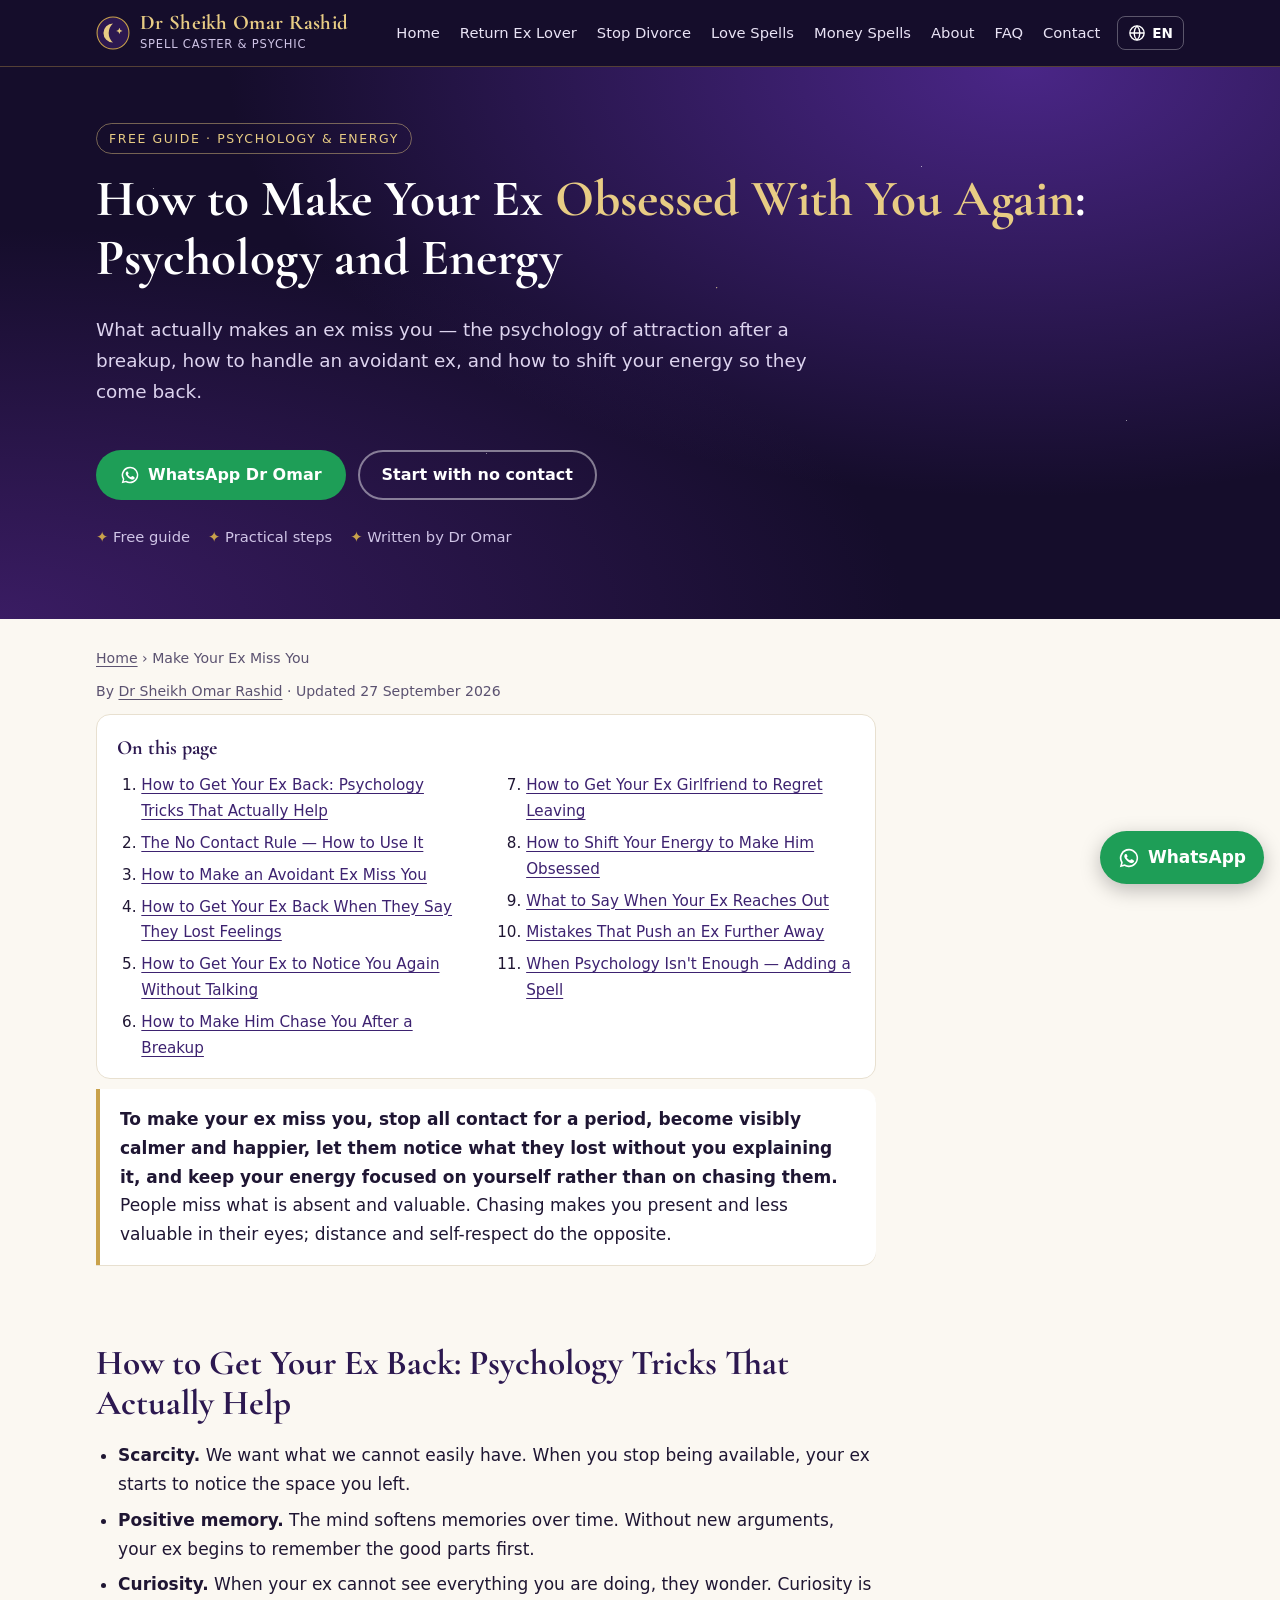
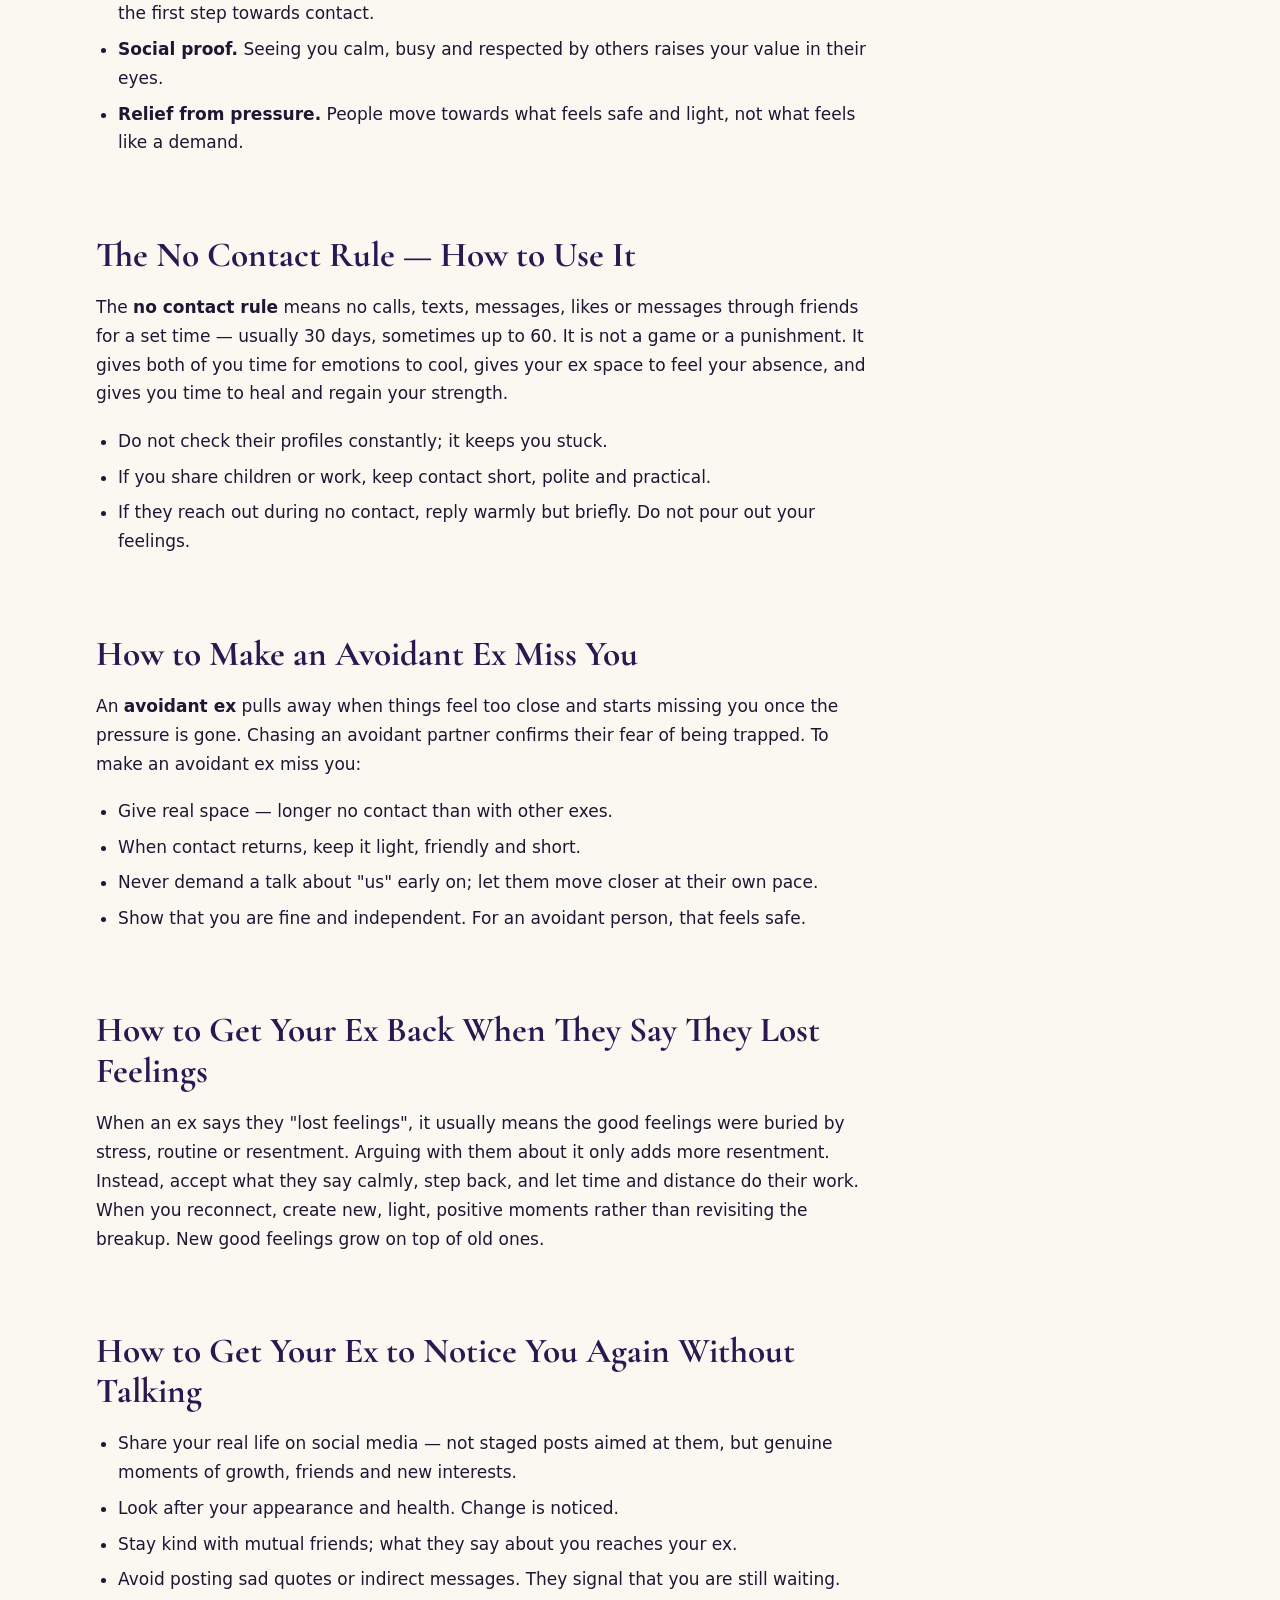
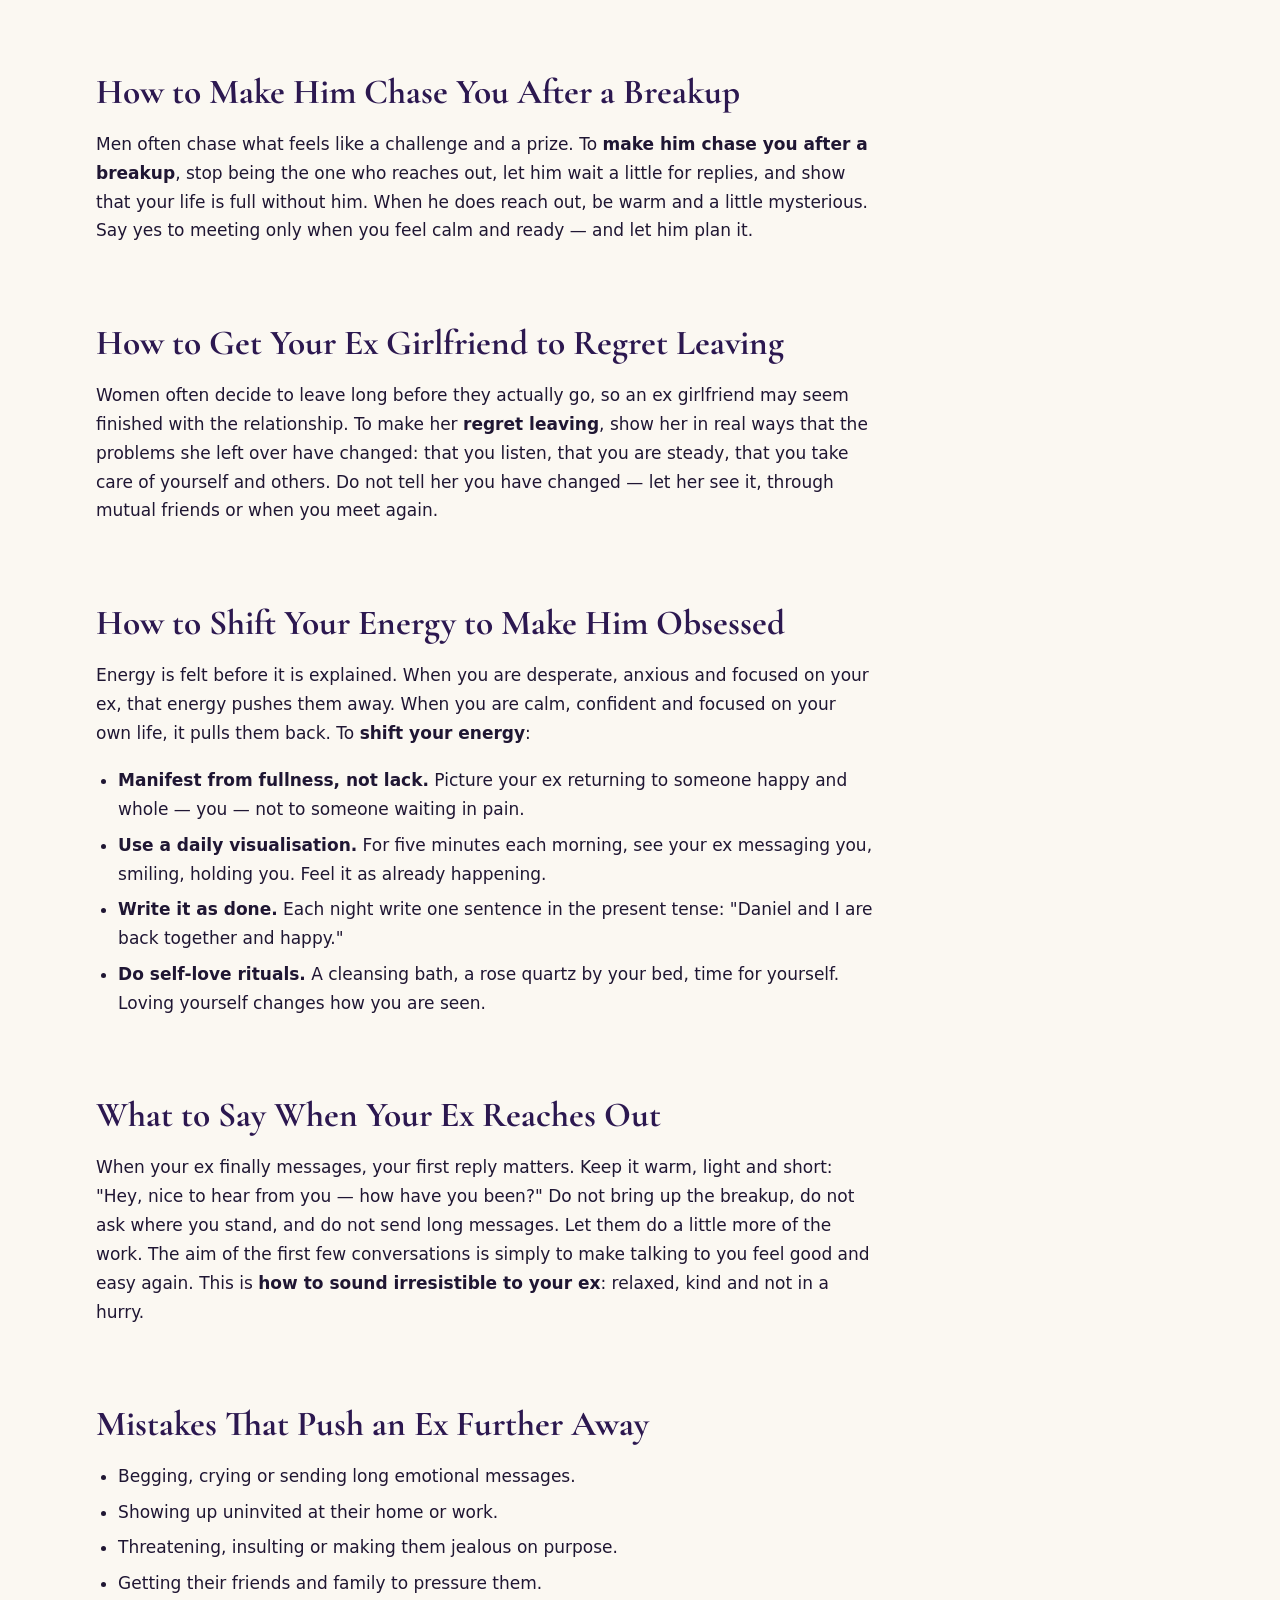
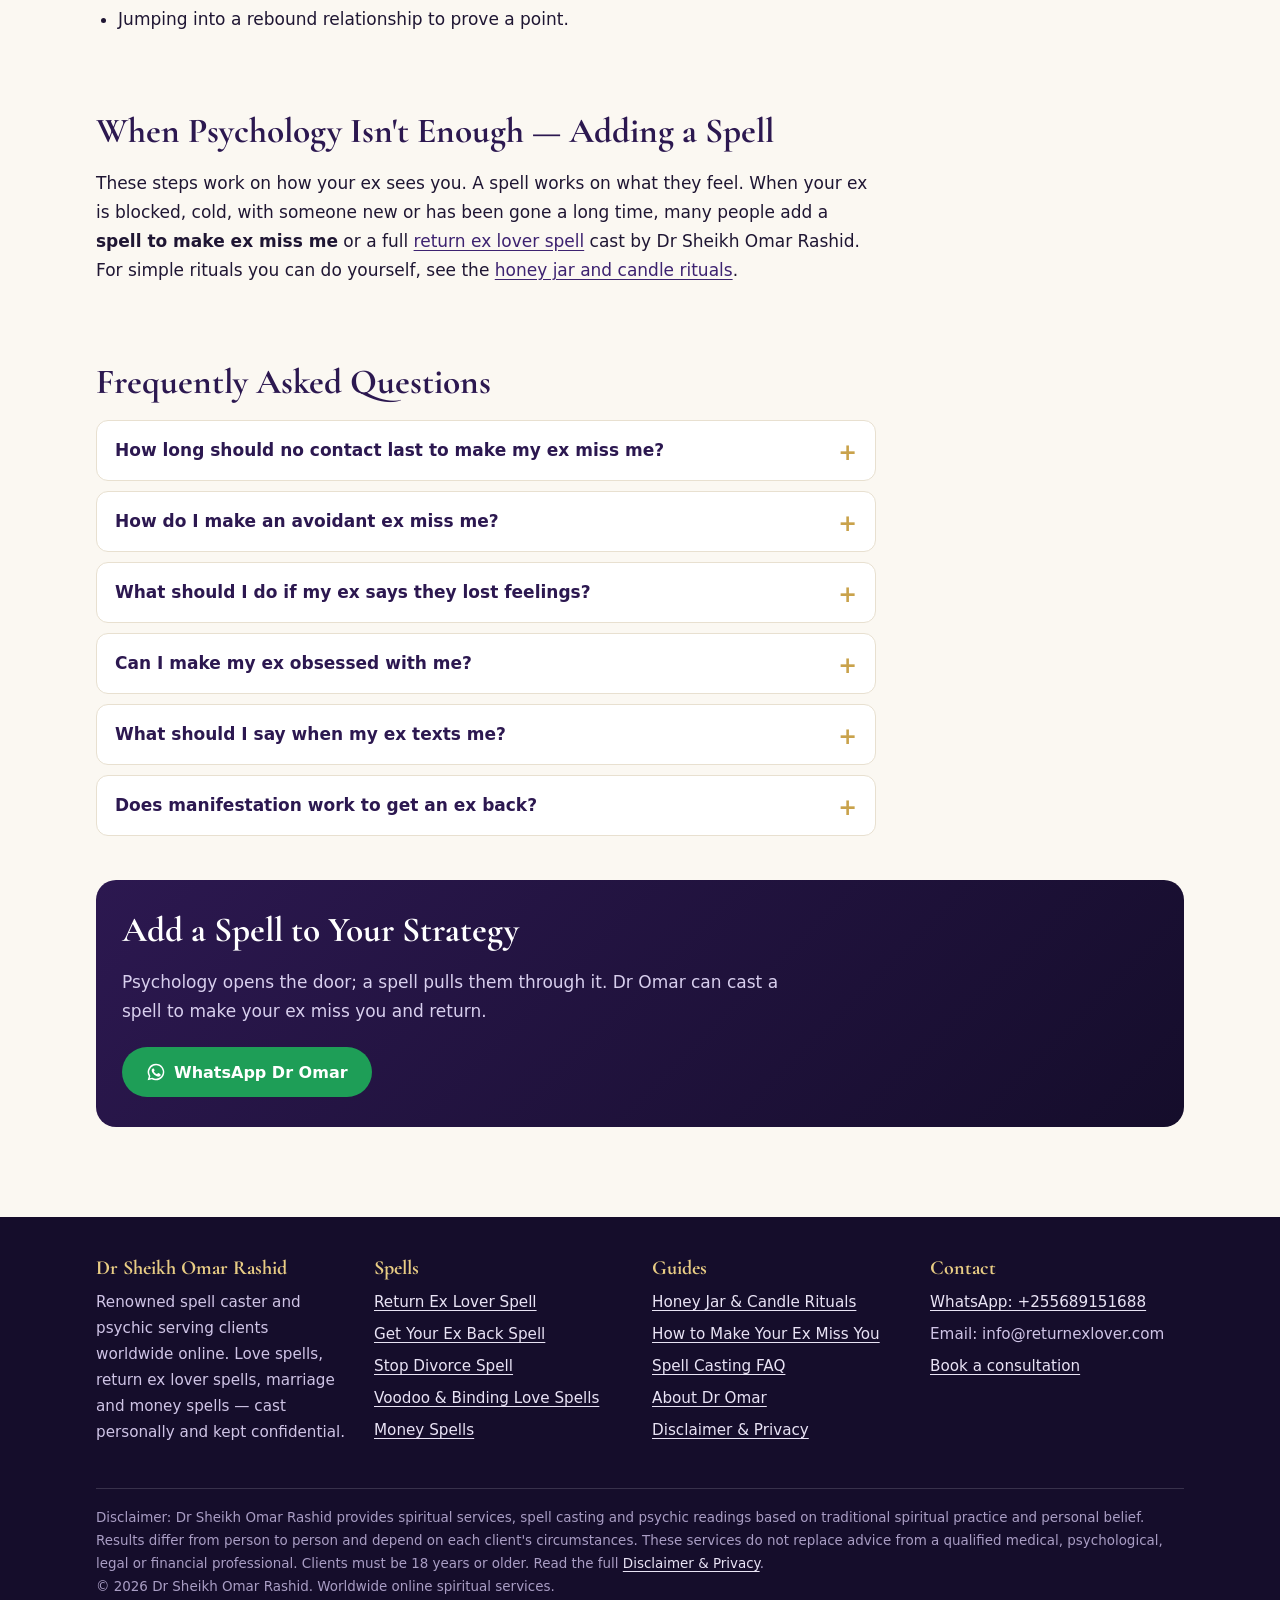
<file: make-your-ex-miss-you/index.html>
<!doctype html>
<html lang="en">
<head>
<meta charset="utf-8">
<!-- Google tag (gtag.js) -->
<script async src="https://www.googletagmanager.com/gtag/js?id=AW-18481007339"></script>
<script>
  window.dataLayer = window.dataLayer || [];
  function gtag(){dataLayer.push(arguments);}
  gtag('js', new Date());

  gtag('config', 'AW-18481007339');
</script>
<meta name="viewport" content="width=device-width, initial-scale=1">
<title>How to Make Your Ex Miss You and Want You Back | Dr Omar</title>
<meta name="description" content="How to make your ex obsessed with you again: no contact, psychology tricks, avoidant exes, lost feelings, and energy work to make him or her miss you.">
<link rel="canonical" href="https://www.returnexlover.com/make-your-ex-miss-you/">
<meta name="robots" content="index, follow, max-snippet:-1, max-image-preview:large">
<meta name="author" content="Dr Sheikh Omar Rashid">
<meta name="theme-color" content="#150d2b">
<meta property="og:type" content="article">
<meta property="og:site_name" content="Dr Sheikh Omar Rashid">
<meta property="og:title" content="How to Make Your Ex Miss You and Want You Back | Dr Omar">
<meta property="og:description" content="How to make your ex obsessed with you again: no contact, psychology tricks, avoidant exes, lost feelings, and energy work to make him or her miss you.">
<meta property="og:url" content="https://www.returnexlover.com/make-your-ex-miss-you/">
<meta property="og:image" content="https://www.returnexlover.com/og-image.png">
<meta property="og:image:width" content="1200">
<meta property="og:image:height" content="630">
<meta property="og:locale" content="en_US">
<meta name="twitter:card" content="summary_large_image">
<meta name="twitter:title" content="How to Make Your Ex Miss You and Want You Back | Dr Omar">
<meta name="twitter:description" content="How to make your ex obsessed with you again: no contact, psychology tricks, avoidant exes, lost feelings, and energy work to make him or her miss you.">
<meta name="twitter:image" content="https://www.returnexlover.com/og-image.png">
<link rel="icon" href="/favicon.svg" type="image/svg+xml">
<link rel="apple-touch-icon" href="/logo.png">
<link rel="preconnect" href="https://fonts.googleapis.com">
<link rel="preconnect" href="https://fonts.gstatic.com" crossorigin>
<link rel="stylesheet" href="https://fonts.googleapis.com/css2?family=Cormorant+Garamond:wght@600;700&amp;display=swap">
<link rel="stylesheet" href="/style.css">
<script type="application/ld+json">
{
 "@context": "https://schema.org",
 "@graph": [
  {
   "@type": "WebSite",
   "@id": "https://www.returnexlover.com/#website",
   "url": "https://www.returnexlover.com/",
   "name": "Dr Sheikh Omar Rashid",
   "description": "Love spell caster and psychic offering worldwide online spell casting.",
   "publisher": {
    "@id": "https://www.returnexlover.com/#org"
   },
   "inLanguage": "en"
  },
  {
   "@type": "Organization",
   "@id": "https://www.returnexlover.com/#org",
   "name": "Dr Sheikh Omar Rashid",
   "alternateName": [
    "Dr Omar Rashid",
    "Sheikh Omar Rashid",
    "Dr Omar Spell Caster"
   ],
   "url": "https://www.returnexlover.com/",
   "logo": "https://www.returnexlover.com/logo.png",
   "image": "https://www.returnexlover.com/og-image.png",
   "description": "Renowned love spell caster and psychic providing return ex lover, stop divorce, voodoo love, binding and money spells to clients worldwide through an online service.",
   "telephone": "+255689151688",
   "email": "info@returnexlover.com",
   "areaServed": {
    "@type": "Place",
    "name": "Worldwide"
   },
   "founder": {
    "@id": "https://www.returnexlover.com/#person"
   },
   "knowsAbout": [
    "Love spells",
    "Return ex lover spells",
    "Get your ex back spells",
    "Voodoo love spells",
    "Binding love spells",
    "Marriage and stop divorce spells",
    "Money spells",
    "Psychic readings"
   ],
   "contactPoint": {
    "@type": "ContactPoint",
    "contactType": "customer service",
    "telephone": "+255689151688",
    "email": "info@returnexlover.com",
    "areaServed": "Worldwide",
    "availableLanguage": [
     "English"
    ]
   }
  },
  {
   "@type": "Person",
   "@id": "https://www.returnexlover.com/#person",
   "name": "Dr Sheikh Omar Rashid",
   "alternateName": [
    "Dr Omar",
    "Sheikh Omar Rashid",
    "Dr Omar Rashid"
   ],
   "jobTitle": "Spiritual Healer, Psychic and Love Spell Caster",
   "url": "https://www.returnexlover.com/about/",
   "image": "https://www.returnexlover.com/img/dr-sheikh-omar-rashid.webp",
   "description": "Traditional spiritual healer, psychic and love spell caster with more than 30 years of experience.",
   "worksFor": {
    "@id": "https://www.returnexlover.com/#org"
   },
   "knowsAbout": [
    "Love spells",
    "Return ex lover spells",
    "Get your ex back spells",
    "Voodoo love spells",
    "Binding love spells",
    "Marriage and stop divorce spells",
    "Money spells",
    "Psychic readings"
   ]
  },
  {
   "@type": "WebPage",
   "@id": "https://www.returnexlover.com/make-your-ex-miss-you/#webpage",
   "url": "https://www.returnexlover.com/make-your-ex-miss-you/",
   "name": "How to Make Your Ex Miss You and Want You Back | Dr Omar",
   "description": "How to make your ex obsessed with you again: no contact, psychology tricks, avoidant exes, lost feelings, and energy work to make him or her miss you.",
   "isPartOf": {
    "@id": "https://www.returnexlover.com/#website"
   },
   "about": {
    "@id": "https://www.returnexlover.com/#org"
   },
   "inLanguage": "en",
   "dateModified": "2026-09-27",
   "breadcrumb": {
    "@id": "https://www.returnexlover.com/make-your-ex-miss-you/#breadcrumb"
   },
   "primaryImageOfPage": {
    "@type": "ImageObject",
    "url": "https://www.returnexlover.com/og-image.png"
   }
  },
  {
   "@type": "BreadcrumbList",
   "@id": "https://www.returnexlover.com/make-your-ex-miss-you/#breadcrumb",
   "itemListElement": [
    {
     "@type": "ListItem",
     "position": 1,
     "name": "Home",
     "item": "https://www.returnexlover.com/"
    },
    {
     "@type": "ListItem",
     "position": 2,
     "name": "Make Your Ex Miss You",
     "item": "https://www.returnexlover.com/make-your-ex-miss-you/"
    }
   ]
  },
  {
   "@type": "Article",
   "@id": "https://www.returnexlover.com/make-your-ex-miss-you/#article",
   "headline": "How to Make Your Ex Obsessed With You Again: Psychology and Energy",
   "description": "How to make your ex obsessed with you again: no contact, psychology tricks, avoidant exes, lost feelings, and energy work to make him or her miss you.",
   "author": {
    "@id": "https://www.returnexlover.com/#person"
   },
   "publisher": {
    "@id": "https://www.returnexlover.com/#org"
   },
   "datePublished": "2026-09-27",
   "dateModified": "2026-09-27",
   "image": "https://www.returnexlover.com/og-image.png",
   "mainEntityOfPage": {
    "@id": "https://www.returnexlover.com/make-your-ex-miss-you/#webpage"
   },
   "inLanguage": "en"
  },
  {
   "@type": "FAQPage",
   "@id": "https://www.returnexlover.com/make-your-ex-miss-you/#faq",
   "mainEntity": [
    {
     "@type": "Question",
     "name": "How long should no contact last to make my ex miss me?",
     "acceptedAnswer": {
      "@type": "Answer",
      "text": "Usually 30 days, and up to 60 days for an avoidant ex or after a very painful breakup. If you share children or work, keep contact short and practical."
     }
    },
    {
     "@type": "Question",
     "name": "How do I make an avoidant ex miss me?",
     "acceptedAnswer": {
      "@type": "Answer",
      "text": "Give them real space, keep any contact light and short, never pressure them to talk about the relationship early, and show that you are calm and independent."
     }
    },
    {
     "@type": "Question",
     "name": "What should I do if my ex says they lost feelings?",
     "acceptedAnswer": {
      "@type": "Answer",
      "text": "Accept it calmly, step back, and give time and distance. When you reconnect, create new positive moments rather than reopening the breakup."
     }
    },
    {
     "@type": "Question",
     "name": "Can I make my ex obsessed with me?",
     "acceptedAnswer": {
      "@type": "Answer",
      "text": "Distance, visible growth and calm, confident energy make an ex think about you often. Dr Omar can also cast an obsession spell to strengthen that pull."
     }
    },
    {
     "@type": "Question",
     "name": "What should I say when my ex texts me?",
     "acceptedAnswer": {
      "@type": "Answer",
      "text": "Keep your first reply warm, light and short, like 'Nice to hear from you — how have you been?' Avoid talking about the breakup straight away."
     }
    },
    {
     "@type": "Question",
     "name": "Does manifestation work to get an ex back?",
     "acceptedAnswer": {
      "@type": "Answer",
      "text": "Manifestation changes your energy from desperation to confidence, which is attractive and helps your ex feel drawn back. Many people combine it with a return lover spell."
     }
    }
   ]
  }
 ]
}
</script>
</head>
<body>
<a class="skip" href="#main">Skip to content</a>
<header class="site-header">
<div class="wrap hdr">
<a class="brand" href="/" aria-label="Dr Sheikh Omar Rashid home"><svg viewBox="0 0 64 64" aria-hidden="true"><circle cx="32" cy="32" r="30" fill="#2c1850" stroke="#c9a24b" stroke-width="2"/><path d="M32 14A18 18 0 1 0 32 50A24 24 0 0 1 32 14z" fill="#e8cc84"/><path d="M44 22l1.8 4.2 4.2 1.8-4.2 1.8L44 34l-1.8-4.2-4.2-1.8 4.2-1.8z" fill="#e8cc84"/></svg><span><b class="notranslate" translate="no">Dr Sheikh Omar Rashid</b><small>Spell Caster &amp; Psychic</small></span></a>
<div class="hdr-right">
<nav class="main-nav" id="nav" aria-label="Main"><ul><li><a href="/">Home</a></li><li><a href="/return-ex-lover-spell/">Return Ex Lover</a></li><li><a href="/stop-divorce-spell/">Stop Divorce</a></li><li><a href="/love-spells/">Love Spells</a></li><li><a href="/money-spells/">Money Spells</a></li><li><a href="/about/">About</a></li><li><a href="/faq/">FAQ</a></li><li><a href="/contact/">Contact</a></li></ul></nav>
<div class="lang notranslate" translate="no"><button class="lang-btn" type="button" aria-haspopup="true" aria-expanded="false" aria-label="Choose language"><svg viewBox="0 0 24 24" aria-hidden="true" fill="none" stroke="currentColor" stroke-width="1.8"><circle cx="12" cy="12" r="9.5"/><path d="M2.5 12h19M12 2.5c2.6 2.8 3.9 6 3.9 9.5s-1.3 6.7-3.9 9.5M12 2.5C9.4 5.3 8.1 8.5 8.1 12s1.3 6.7 3.9 9.5"/></svg><span class="lang-cur">EN</span></button><ul class="lang-list" hidden><li><button type="button" data-lang="en" lang="en">English</button></li><li><button type="button" data-lang="es" lang="es">Español</button></li><li><button type="button" data-lang="fr" lang="fr">Français</button></li><li><button type="button" data-lang="de" lang="de">Deutsch</button></li><li><button type="button" data-lang="it" lang="it">Italiano</button></li><li><button type="button" data-lang="pt" lang="pt">Português</button></li><li><button type="button" data-lang="nl" lang="nl">Nederlands</button></li><li><button type="button" data-lang="pl" lang="pl">Polski</button></li><li><button type="button" data-lang="sv" lang="sv">Svenska</button></li><li><button type="button" data-lang="no" lang="no">Norsk</button></li><li><button type="button" data-lang="da" lang="da">Dansk</button></li><li><button type="button" data-lang="fi" lang="fi">Suomi</button></li><li><button type="button" data-lang="el" lang="el">Ελληνικά</button></li><li><button type="button" data-lang="cs" lang="cs">Čeština</button></li><li><button type="button" data-lang="hu" lang="hu">Magyar</button></li><li><button type="button" data-lang="ro" lang="ro">Română</button></li><li><button type="button" data-lang="bg" lang="bg">Български</button></li><li><button type="button" data-lang="hr" lang="hr">Hrvatski</button></li><li><button type="button" data-lang="ru" lang="ru">Русский</button></li><li><button type="button" data-lang="uk" lang="uk">Українська</button></li><li><button type="button" data-lang="tr" lang="tr">Türkçe</button></li><li><button type="button" data-lang="ar" lang="ar">العربية</button></li><li><button type="button" data-lang="iw" lang="he">עברית</button></li><li><button type="button" data-lang="fa" lang="fa">فارسی</button></li><li><button type="button" data-lang="hi" lang="hi">हिन्दी</button></li><li><button type="button" data-lang="zh-CN" lang="zh">简体中文</button></li><li><button type="button" data-lang="zh-TW" lang="zh">繁體中文</button></li><li><button type="button" data-lang="ja" lang="ja">日本語</button></li><li><button type="button" data-lang="ko" lang="ko">한국어</button></li><li><button type="button" data-lang="th" lang="th">ไทย</button></li><li><button type="button" data-lang="vi" lang="vi">Tiếng Việt</button></li><li><button type="button" data-lang="id" lang="id">Bahasa Indonesia</button></li><li><button type="button" data-lang="ms" lang="ms">Bahasa Melayu</button></li><li><button type="button" data-lang="tl" lang="tl">Filipino</button></li><li><button type="button" data-lang="sw" lang="sw">Kiswahili</button></li><li><button type="button" data-lang="am" lang="am">አማርኛ</button></li><li><button type="button" data-lang="ha" lang="ha">Hausa</button></li><li><button type="button" data-lang="yo" lang="yo">Yorùbá</button></li></ul></div>
<button class="menu-btn" aria-expanded="false" aria-controls="nav" aria-label="Menu"><svg viewBox="0 0 24 24" aria-hidden="true" fill="none" stroke="currentColor" stroke-width="2" stroke-linecap="round"><path d="M4 7h16M4 12h16M4 17h16"/></svg></button>
</div>
</div>
</header>
<main id="main">
<section class="hero">
<div class="wrap hero-grid">
<div class="hero-text">
<span class="eyebrow">Free Guide · Psychology &amp; Energy</span>
<h1>How to Make Your Ex <span>Obsessed With You Again</span>: Psychology and Energy</h1>
<p class="lead">What actually makes an ex miss you — the psychology of attraction after a breakup, how to handle an avoidant ex, and how to shift your energy so they come back.</p>
</div>

<div class="hero-actions">
<div class="cta-row"><a class="btn btn-wa" href="https://wa.me/255689151688?text=Hello%20Dr%20Omar%2C%20I%20read%20your%20guide%20and%20I%20want%20my%20ex%20to%20miss%20me%20and%20come%20back." rel="nofollow"><svg viewBox="0 0 24 24" aria-hidden="true" fill="currentColor"><path d="M12 2a10 10 0 0 0-8.6 15.1L2 22l5-1.3A10 10 0 1 0 12 2zm0 18.2a8.2 8.2 0 0 1-4.2-1.2l-.3-.2-3 .8.8-2.9-.2-.3A8.2 8.2 0 1 1 12 20.2zm4.5-6.1c-.2-.1-1.5-.7-1.7-.8-.2-.1-.4-.1-.6.1l-.8 1c-.1.2-.3.2-.5.1a6.7 6.7 0 0 1-3.3-2.9c-.3-.4.3-.4.7-1.3.1-.2 0-.3 0-.4l-.8-1.8c-.2-.5-.4-.4-.6-.4h-.5a1 1 0 0 0-.7.3 3 3 0 0 0-.9 2.2 5.2 5.2 0 0 0 1.1 2.7 11.8 11.8 0 0 0 4.5 4c1.7.7 2.3.8 3.2.6a2.7 2.7 0 0 0 1.8-1.3 2.2 2.2 0 0 0 .2-1.3c-.1-.1-.3-.2-.5-.3z"/></svg> WhatsApp Dr Omar</a><a class="btn btn-ghost" href="#the-no-contact-rule-how-to-use-it">Start with no contact</a></div>
<ul class="trust"><li>Free guide</li><li>Practical steps</li><li>Written by Dr Omar</li></ul>
</div>
</div>
</section>
<div class="wrap content">
<nav class="crumbs" aria-label="Breadcrumb"><a href="/">Home</a> › <span>Make Your Ex Miss You</span></nav>
<p class="crumbs">By <a href="/about/"><span class="notranslate" translate="no">Dr Sheikh Omar Rashid</span></a> · Updated <time datetime="2026-09-27">27 September 2026</time></p>
<nav class="toc" aria-label="On this page"><strong>On this page</strong><ol><li><a href="#how-to-get-your-ex-back-psychology-tricks-that-actually-help">How to Get Your Ex Back: Psychology Tricks That Actually Help</a></li><li><a href="#the-no-contact-rule-how-to-use-it">The No Contact Rule — How to Use It</a></li><li><a href="#how-to-make-an-avoidant-ex-miss-you">How to Make an Avoidant Ex Miss You</a></li><li><a href="#how-to-get-your-ex-back-when-they-say-they-lost-feelings">How to Get Your Ex Back When They Say They Lost Feelings</a></li><li><a href="#how-to-get-your-ex-to-notice-you-again-without-talking">How to Get Your Ex to Notice You Again Without Talking</a></li><li><a href="#how-to-make-him-chase-you-after-a-breakup">How to Make Him Chase You After a Breakup</a></li><li><a href="#how-to-get-your-ex-girlfriend-to-regret-leaving">How to Get Your Ex Girlfriend to Regret Leaving</a></li><li><a href="#how-to-shift-your-energy-to-make-him-obsessed">How to Shift Your Energy to Make Him Obsessed</a></li><li><a href="#what-to-say-when-your-ex-reaches-out">What to Say When Your Ex Reaches Out</a></li><li><a href="#mistakes-that-push-an-ex-further-away">Mistakes That Push an Ex Further Away</a></li><li><a href="#when-psychology-isn-t-enough-adding-a-spell">When Psychology Isn&#x27;t Enough — Adding a Spell</a></li></ol></nav>
<div class="prose-wrap">

<section class="prose">
<p class="answer"><strong>To make your ex miss you, stop all contact for a period, become visibly calmer and happier, let them notice what they lost without you explaining it, and keep your energy focused on yourself rather than on chasing them.</strong> People miss what is absent and valuable. Chasing makes you present and less valuable in their eyes; distance and self-respect do the opposite.</p>

<h2 id="how-to-get-your-ex-back-psychology-tricks-that-actually-help">How to Get Your Ex Back: Psychology Tricks That Actually Help</h2>
<ul>
<li><strong>Scarcity.</strong> We want what we cannot easily have. When you stop being available, your ex starts to notice the space you left.</li>
<li><strong>Positive memory.</strong> The mind softens memories over time. Without new arguments, your ex begins to remember the good parts first.</li>
<li><strong>Curiosity.</strong> When your ex cannot see everything you are doing, they wonder. Curiosity is the first step towards contact.</li>
<li><strong>Social proof.</strong> Seeing you calm, busy and respected by others raises your value in their eyes.</li>
<li><strong>Relief from pressure.</strong> People move towards what feels safe and light, not what feels like a demand.</li>
</ul>

<h2 id="the-no-contact-rule-how-to-use-it">The No Contact Rule — How to Use It</h2>
<p>The <strong>no contact rule</strong> means no calls, texts, messages, likes or messages through friends for a set time — usually 30 days, sometimes up to 60. It is not a game or a punishment. It gives both of you time for emotions to cool, gives your ex space to feel your absence, and gives you time to heal and regain your strength.</p>
<ul>
<li>Do not check their profiles constantly; it keeps you stuck.</li>
<li>If you share children or work, keep contact short, polite and practical.</li>
<li>If they reach out during no contact, reply warmly but briefly. Do not pour out your feelings.</li>
</ul>

<h2 id="how-to-make-an-avoidant-ex-miss-you">How to Make an Avoidant Ex Miss You</h2>
<p>An <strong>avoidant ex</strong> pulls away when things feel too close and starts missing you once the pressure is gone. Chasing an avoidant partner confirms their fear of being trapped. To make an avoidant ex miss you:</p>
<ul>
<li>Give real space — longer no contact than with other exes.</li>
<li>When contact returns, keep it light, friendly and short.</li>
<li>Never demand a talk about "us" early on; let them move closer at their own pace.</li>
<li>Show that you are fine and independent. For an avoidant person, that feels safe.</li>
</ul>

<h2 id="how-to-get-your-ex-back-when-they-say-they-lost-feelings">How to Get Your Ex Back When They Say They Lost Feelings</h2>
<p>When an ex says they "lost feelings", it usually means the good feelings were buried by stress, routine or resentment. Arguing with them about it only adds more resentment. Instead, accept what they say calmly, step back, and let time and distance do their work. When you reconnect, create new, light, positive moments rather than revisiting the breakup. New good feelings grow on top of old ones.</p>

<h2 id="how-to-get-your-ex-to-notice-you-again-without-talking">How to Get Your Ex to Notice You Again Without Talking</h2>
<ul>
<li>Share your real life on social media — not staged posts aimed at them, but genuine moments of growth, friends and new interests.</li>
<li>Look after your appearance and health. Change is noticed.</li>
<li>Stay kind with mutual friends; what they say about you reaches your ex.</li>
<li>Avoid posting sad quotes or indirect messages. They signal that you are still waiting.</li>
</ul>

<h2 id="how-to-make-him-chase-you-after-a-breakup">How to Make Him Chase You After a Breakup</h2>
<p>Men often chase what feels like a challenge and a prize. To <strong>make him chase you after a breakup</strong>, stop being the one who reaches out, let him wait a little for replies, and show that your life is full without him. When he does reach out, be warm and a little mysterious. Say yes to meeting only when you feel calm and ready — and let him plan it.</p>

<h2 id="how-to-get-your-ex-girlfriend-to-regret-leaving">How to Get Your Ex Girlfriend to Regret Leaving</h2>
<p>Women often decide to leave long before they actually go, so an ex girlfriend may seem finished with the relationship. To make her <strong>regret leaving</strong>, show her in real ways that the problems she left over have changed: that you listen, that you are steady, that you take care of yourself and others. Do not tell her you have changed — let her see it, through mutual friends or when you meet again.</p>

<h2 id="how-to-shift-your-energy-to-make-him-obsessed">How to Shift Your Energy to Make Him Obsessed</h2>
<p>Energy is felt before it is explained. When you are desperate, anxious and focused on your ex, that energy pushes them away. When you are calm, confident and focused on your own life, it pulls them back. To <strong>shift your energy</strong>:</p>
<ul>
<li><strong>Manifest from fullness, not lack.</strong> Picture your ex returning to someone happy and whole — you — not to someone waiting in pain.</li>
<li><strong>Use a daily visualisation.</strong> For five minutes each morning, see your ex messaging you, smiling, holding you. Feel it as already happening.</li>
<li><strong>Write it as done.</strong> Each night write one sentence in the present tense: "Daniel and I are back together and happy."</li>
<li><strong>Do self-love rituals.</strong> A cleansing bath, a rose quartz by your bed, time for yourself. Loving yourself changes how you are seen.</li>
</ul>

<h2 id="what-to-say-when-your-ex-reaches-out">What to Say When Your Ex Reaches Out</h2>
<p>When your ex finally messages, your first reply matters. Keep it warm, light and short: "Hey, nice to hear from you — how have you been?" Do not bring up the breakup, do not ask where you stand, and do not send long messages. Let them do a little more of the work. The aim of the first few conversations is simply to make talking to you feel good and easy again. This is <strong>how to sound irresistible to your ex</strong>: relaxed, kind and not in a hurry.</p>

<h2 id="mistakes-that-push-an-ex-further-away">Mistakes That Push an Ex Further Away</h2>
<ul>
<li>Begging, crying or sending long emotional messages.</li>
<li>Showing up uninvited at their home or work.</li>
<li>Threatening, insulting or making them jealous on purpose.</li>
<li>Getting their friends and family to pressure them.</li>
<li>Jumping into a rebound relationship to prove a point.</li>
</ul>

<h2 id="when-psychology-isn-t-enough-adding-a-spell">When Psychology Isn't Enough — Adding a Spell</h2>
<p>These steps work on how your ex sees you. A spell works on what they feel. When your ex is blocked, cold, with someone new or has been gone a long time, many people add a <strong>spell to make ex miss me</strong> or a full <a href="/return-ex-lover-spell/">return ex lover spell</a> cast by <span class="notranslate" translate="no">Dr Sheikh Omar Rashid</span>. For simple rituals you can do yourself, see the <a href="/get-ex-back-rituals/">honey jar and candle rituals</a>.</p>
</section>

</div>
<section class="faq prose"><h2 id="faq">Frequently Asked Questions</h2>
<details><summary>How long should no contact last to make my ex miss me?</summary><div><p>Usually 30 days, and up to 60 days for an avoidant ex or after a very painful breakup. If you share children or work, keep contact short and practical.</p></div></details>
<details><summary>How do I make an avoidant ex miss me?</summary><div><p>Give them real space, keep any contact light and short, never pressure them to talk about the relationship early, and show that you are calm and independent.</p></div></details>
<details><summary>What should I do if my ex says they lost feelings?</summary><div><p>Accept it calmly, step back, and give time and distance. When you reconnect, create new positive moments rather than reopening the breakup.</p></div></details>
<details><summary>Can I make my ex obsessed with me?</summary><div><p>Distance, visible growth and calm, confident energy make an ex think about you often. Dr Omar can also cast an obsession spell to strengthen that pull.</p></div></details>
<details><summary>What should I say when my ex texts me?</summary><div><p>Keep your first reply warm, light and short, like 'Nice to hear from you — how have you been?' Avoid talking about the breakup straight away.</p></div></details>
<details><summary>Does manifestation work to get an ex back?</summary><div><p>Manifestation changes your energy from desperation to confidence, which is attractive and helps your ex feel drawn back. Many people combine it with a return lover spell.</p></div></details>
</section>
<section class="cta-band">
<h2 id="book">Add a Spell to Your Strategy</h2>
<p>Psychology opens the door; a spell pulls them through it. Dr Omar can cast a spell to make your ex miss you and return.</p>
<div class="cta-row"><a class="btn btn-wa" href="https://wa.me/255689151688?text=Hello%20Dr%20Omar%2C%20I%20read%20your%20guide%20and%20I%20want%20my%20ex%20to%20miss%20me%20and%20come%20back." rel="nofollow"><svg viewBox="0 0 24 24" aria-hidden="true" fill="currentColor"><path d="M12 2a10 10 0 0 0-8.6 15.1L2 22l5-1.3A10 10 0 1 0 12 2zm0 18.2a8.2 8.2 0 0 1-4.2-1.2l-.3-.2-3 .8.8-2.9-.2-.3A8.2 8.2 0 1 1 12 20.2zm4.5-6.1c-.2-.1-1.5-.7-1.7-.8-.2-.1-.4-.1-.6.1l-.8 1c-.1.2-.3.2-.5.1a6.7 6.7 0 0 1-3.3-2.9c-.3-.4.3-.4.7-1.3.1-.2 0-.3 0-.4l-.8-1.8c-.2-.5-.4-.4-.6-.4h-.5a1 1 0 0 0-.7.3 3 3 0 0 0-.9 2.2 5.2 5.2 0 0 0 1.1 2.7 11.8 11.8 0 0 0 4.5 4c1.7.7 2.3.8 3.2.6a2.7 2.7 0 0 0 1.8-1.3 2.2 2.2 0 0 0 .2-1.3c-.1-.1-.3-.2-.5-.3z"/></svg> WhatsApp Dr Omar</a></div>
</section>
</div>
</main>
<footer class="site-footer">
<div class="wrap">
<div class="fgrid">
<div><h3><span class="notranslate" translate="no">Dr Sheikh Omar Rashid</span></h3><p>Renowned spell caster and psychic serving clients worldwide online. Love spells, return ex lover spells, marriage and money spells — cast personally and kept confidential.</p></div>
<div><h3>Spells</h3><ul>
<li><a href="/return-ex-lover-spell/">Return Ex Lover Spell</a></li>
<li><a href="/return-ex-lover-spell/">Get Your Ex Back Spell</a></li>
<li><a href="/stop-divorce-spell/">Stop Divorce Spell</a></li>
<li><a href="/love-spells/">Voodoo &amp; Binding Love Spells</a></li>
<li><a href="/money-spells/">Money Spells</a></li></ul></div>
<div><h3>Guides</h3><ul>
<li><a href="/get-ex-back-rituals/">Honey Jar &amp; Candle Rituals</a></li>
<li><a href="/make-your-ex-miss-you/">How to Make Your Ex Miss You</a></li>
<li><a href="/faq/">Spell Casting FAQ</a></li>
<li><a href="/about/">About Dr Omar</a></li>
<li><a href="/disclaimer/">Disclaimer &amp; Privacy</a></li></ul></div>
<div><h3>Contact</h3><ul>
<li><a href="https://wa.me/255689151688?text=Hello%20Dr%20Omar%2C%20I%20would%20like%20a%20consultation." rel="nofollow">WhatsApp: +255689151688</a></li>
<li>Email: <span class="notranslate" translate="no">info@returnexlover.com</span></li>
<li><a href="/contact/">Book a consultation</a></li></ul></div>
</div>
<p class="disclaimer">Disclaimer: <span class="notranslate" translate="no">Dr Sheikh Omar Rashid</span> provides spiritual services, spell casting and psychic readings based on traditional spiritual practice and personal belief. Results differ from person to person and depend on each client's circumstances. These services do not replace advice from a qualified medical, psychological, legal or financial professional. Clients must be 18 years or older. Read the full <a href="/disclaimer/">Disclaimer &amp; Privacy</a>.<br>© 2026 <span class="notranslate" translate="no">Dr Sheikh Omar Rashid</span>. Worldwide online spiritual services.</p>
</div>
</footer>
<a class="wa-float" href="https://wa.me/255689151688?text=Hello%20Dr%20Omar%2C%20I%20read%20your%20guide%20and%20I%20want%20my%20ex%20to%20miss%20me%20and%20come%20back." rel="nofollow" aria-label="Chat with Dr Omar on WhatsApp"><svg viewBox="0 0 24 24" aria-hidden="true" fill="currentColor"><path d="M12 2a10 10 0 0 0-8.6 15.1L2 22l5-1.3A10 10 0 1 0 12 2zm0 18.2a8.2 8.2 0 0 1-4.2-1.2l-.3-.2-3 .8.8-2.9-.2-.3A8.2 8.2 0 1 1 12 20.2zm4.5-6.1c-.2-.1-1.5-.7-1.7-.8-.2-.1-.4-.1-.6.1l-.8 1c-.1.2-.3.2-.5.1a6.7 6.7 0 0 1-3.3-2.9c-.3-.4.3-.4.7-1.3.1-.2 0-.3 0-.4l-.8-1.8c-.2-.5-.4-.4-.6-.4h-.5a1 1 0 0 0-.7.3 3 3 0 0 0-.9 2.2 5.2 5.2 0 0 0 1.1 2.7 11.8 11.8 0 0 0 4.5 4c1.7.7 2.3.8 3.2.6a2.7 2.7 0 0 0 1.8-1.3 2.2 2.2 0 0 0 .2-1.3c-.1-.1-.3-.2-.5-.3z"/></svg><span>WhatsApp</span></a>
<script>
(function(){var b=document.querySelector('.menu-btn'),n=document.getElementById('nav');
if(b&&n)b.addEventListener('click',function(){var o=n.classList.toggle('open');b.setAttribute('aria-expanded',o)});})();
</script>
<script src="/lang.js" defer></script>
</body>
</html>
</file>
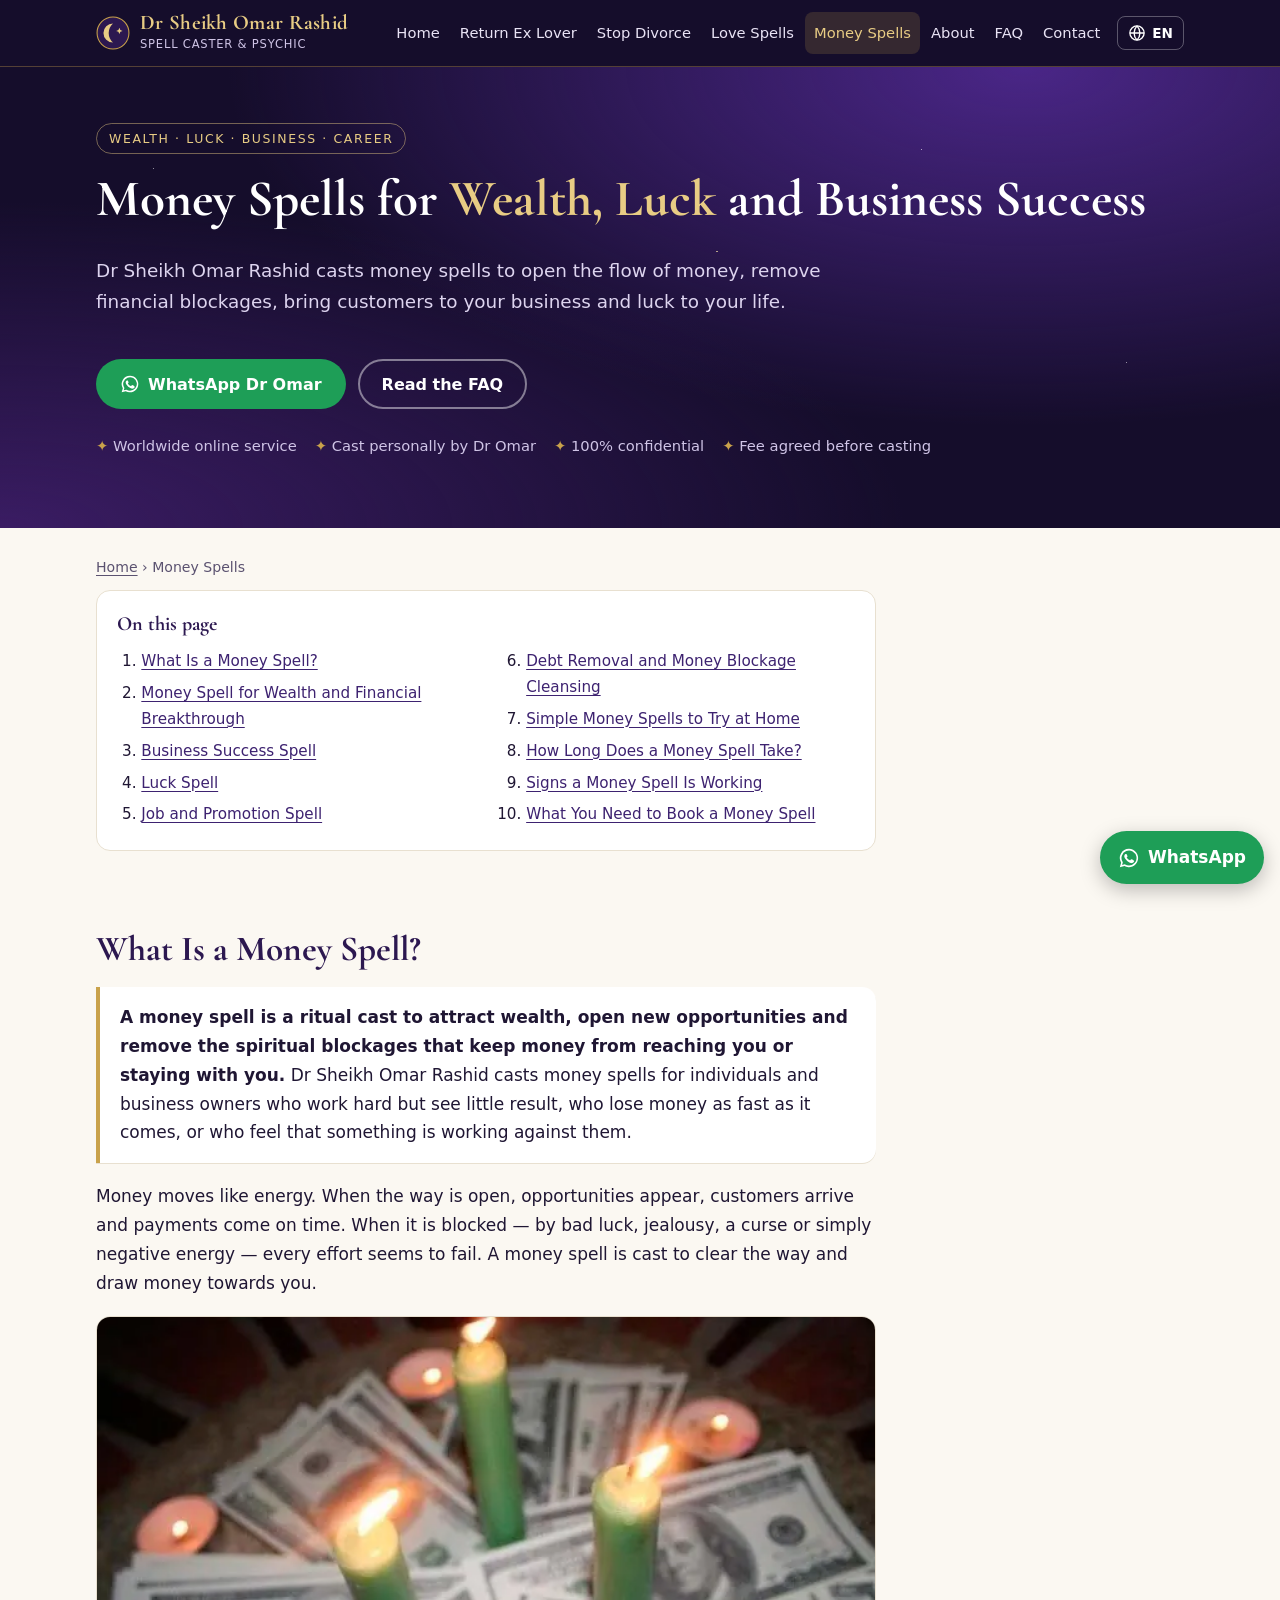
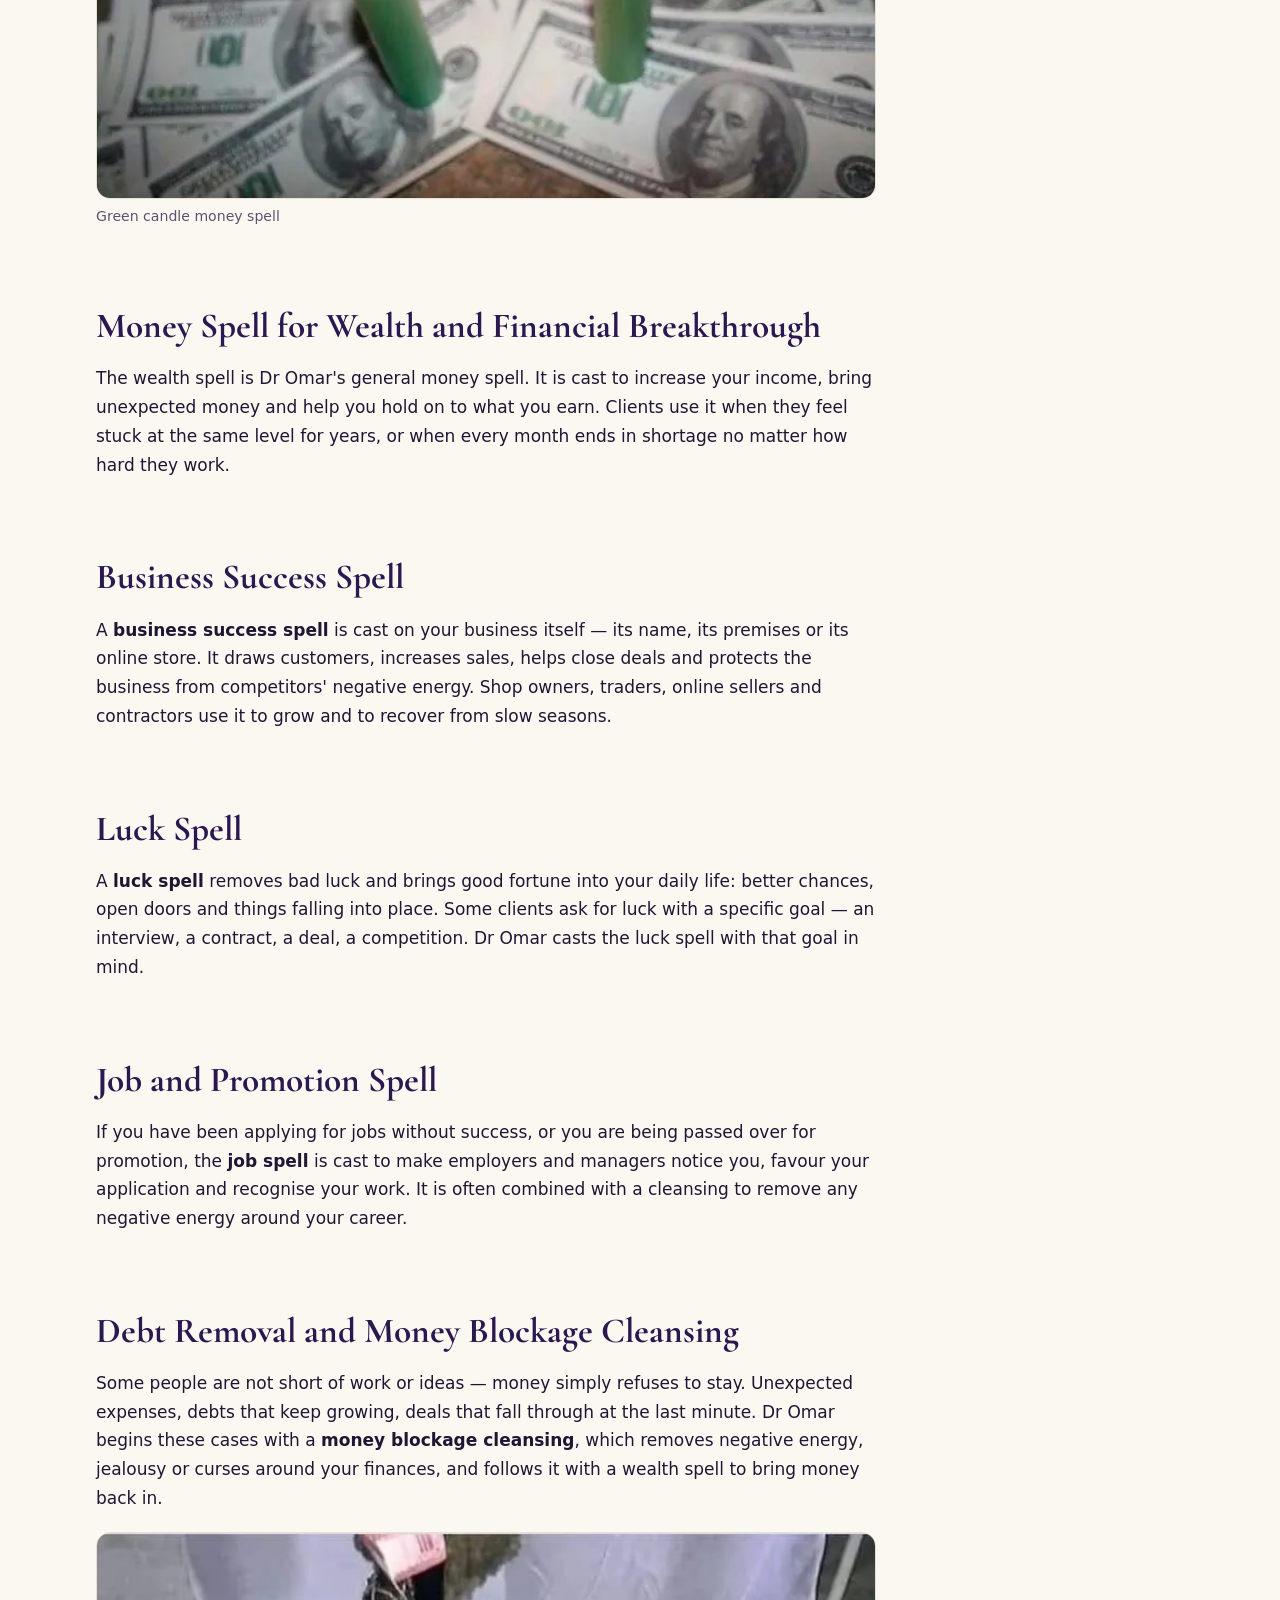
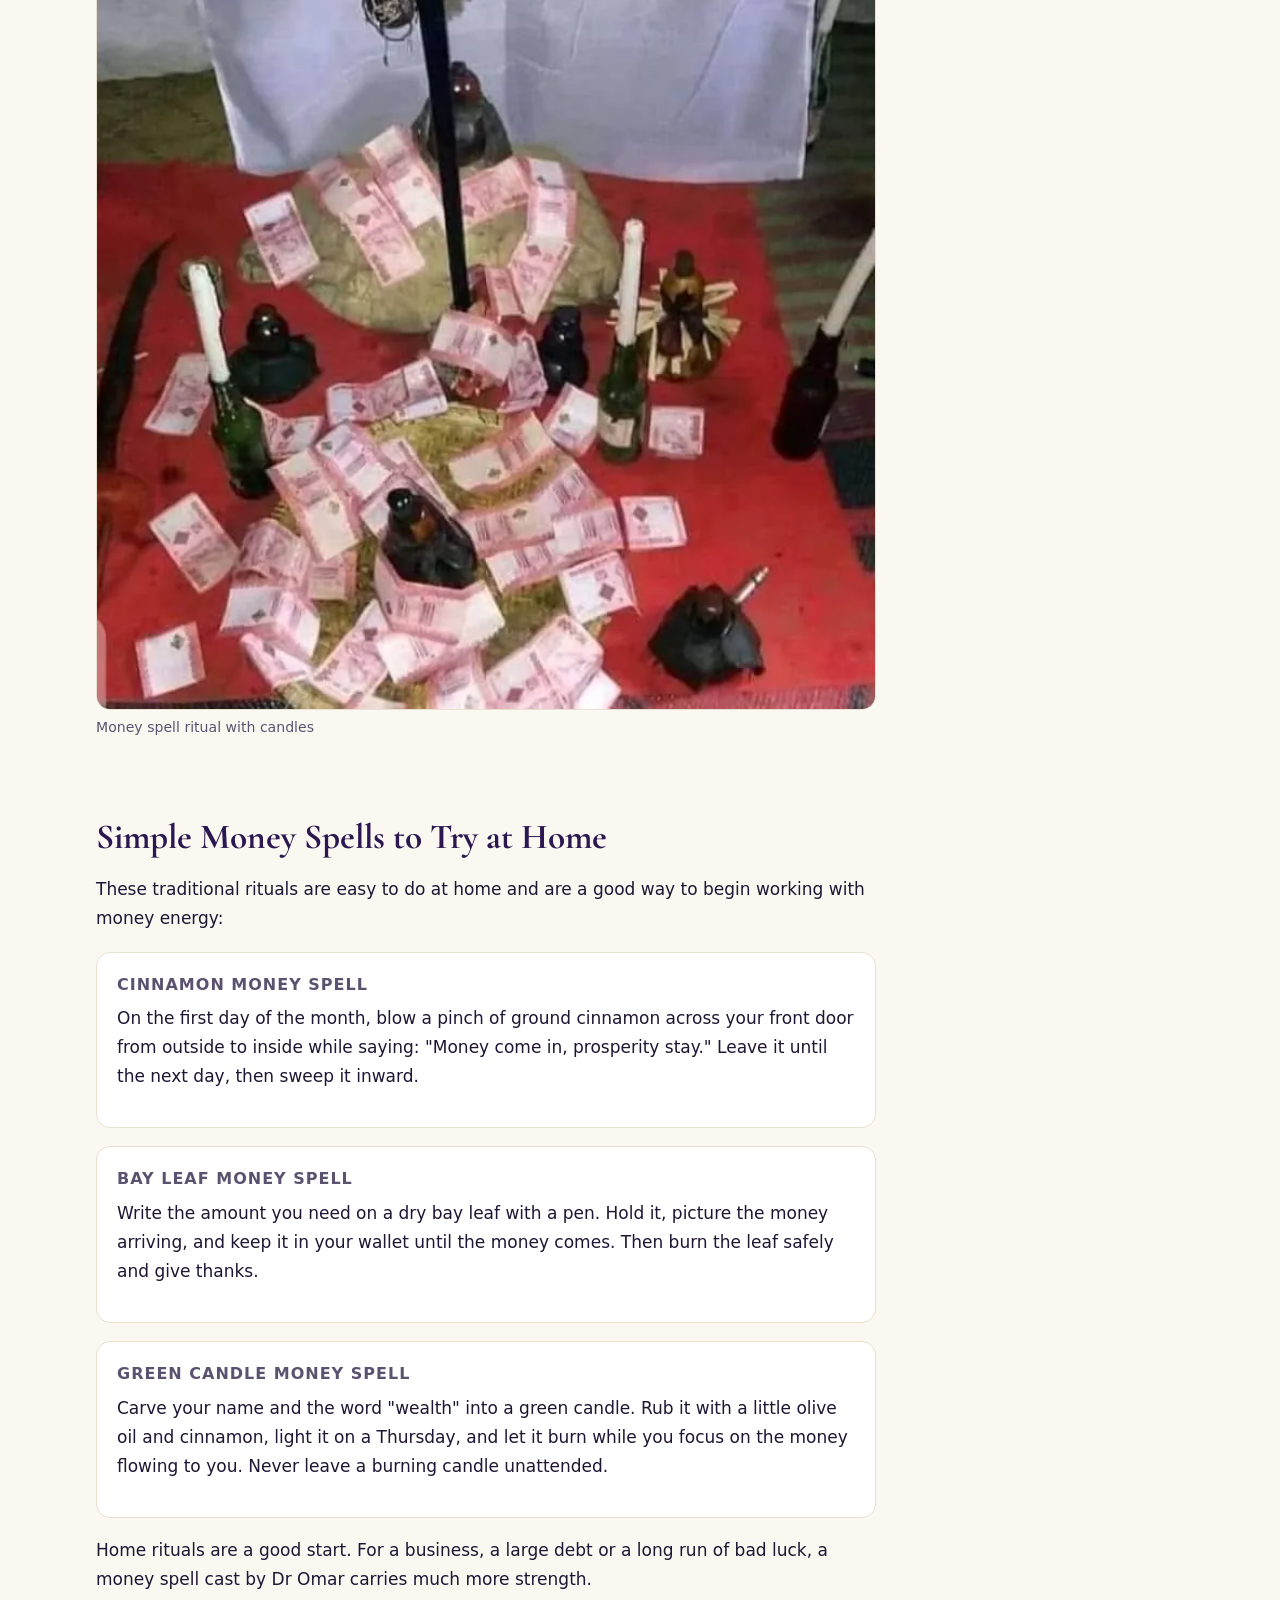
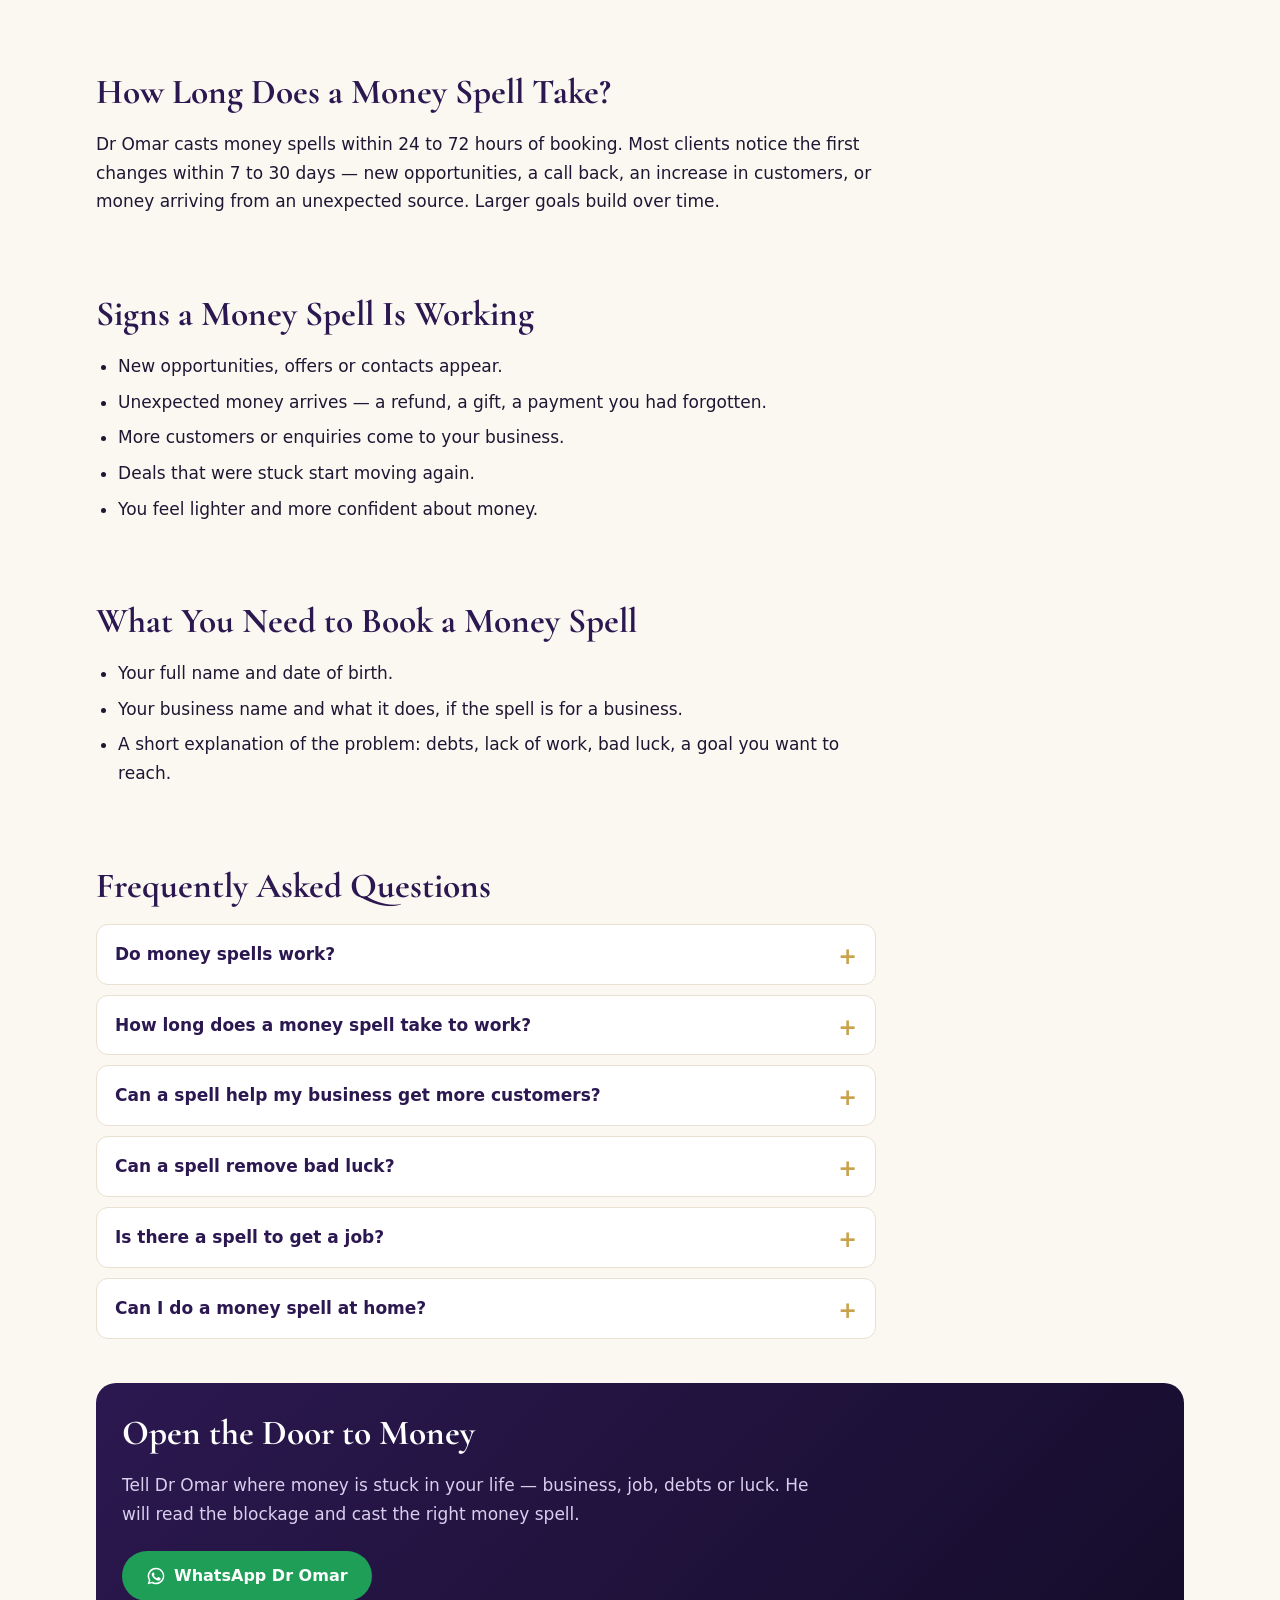
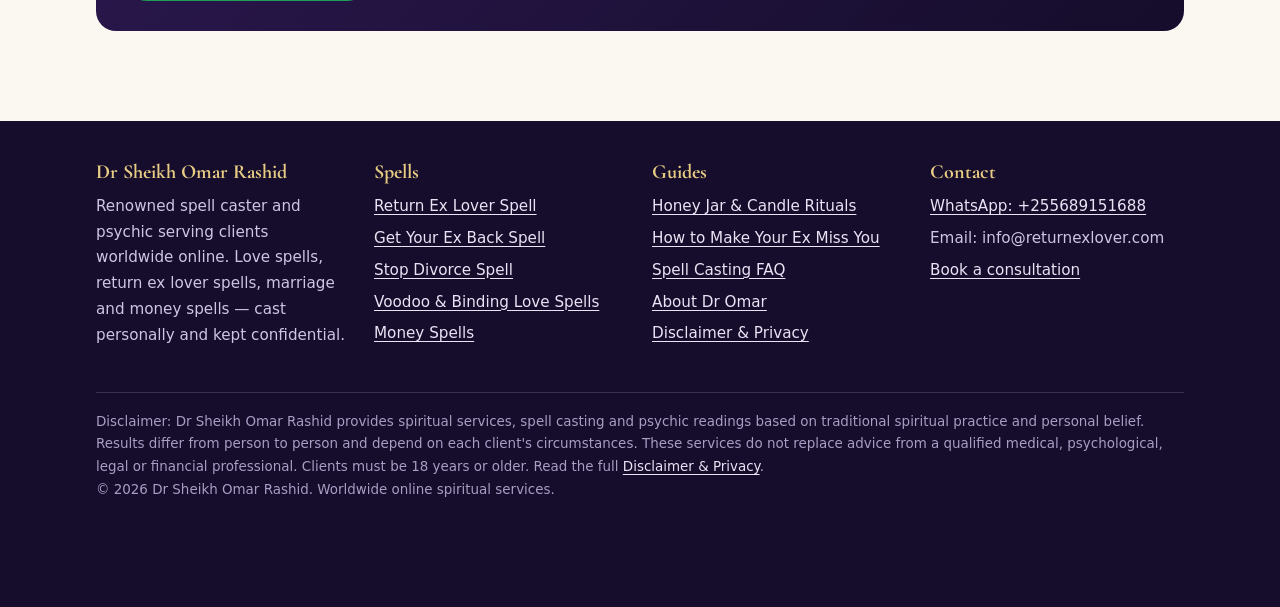
<file: money-spells/index.html>
<!doctype html>
<html lang="en">
<head>
<meta charset="utf-8">
<!-- Google tag (gtag.js) -->
<script async src="https://www.googletagmanager.com/gtag/js?id=AW-18481007339"></script>
<script>
  window.dataLayer = window.dataLayer || [];
  function gtag(){dataLayer.push(arguments);}
  gtag('js', new Date());

  gtag('config', 'AW-18481007339');
</script>
<meta name="viewport" content="width=device-width, initial-scale=1">
<title>Money Spells That Work: Wealth &amp; Luck Spells | Dr Omar</title>
<meta name="description" content="Money spells for wealth, luck, business success, a new job and blocked finances, cast by Dr Sheikh Omar Rashid for clients worldwide.">
<link rel="canonical" href="https://www.returnexlover.com/money-spells/">
<meta name="robots" content="index, follow, max-snippet:-1, max-image-preview:large">
<meta name="author" content="Dr Sheikh Omar Rashid">
<meta name="theme-color" content="#150d2b">
<meta property="og:type" content="website">
<meta property="og:site_name" content="Dr Sheikh Omar Rashid">
<meta property="og:title" content="Money Spells That Work: Wealth &amp; Luck Spells | Dr Omar">
<meta property="og:description" content="Money spells for wealth, luck, business success, a new job and blocked finances, cast by Dr Sheikh Omar Rashid for clients worldwide.">
<meta property="og:url" content="https://www.returnexlover.com/money-spells/">
<meta property="og:image" content="https://www.returnexlover.com/og-image.png">
<meta property="og:image:width" content="1200">
<meta property="og:image:height" content="630">
<meta property="og:locale" content="en_US">
<meta name="twitter:card" content="summary_large_image">
<meta name="twitter:title" content="Money Spells That Work: Wealth &amp; Luck Spells | Dr Omar">
<meta name="twitter:description" content="Money spells for wealth, luck, business success, a new job and blocked finances, cast by Dr Sheikh Omar Rashid for clients worldwide.">
<meta name="twitter:image" content="https://www.returnexlover.com/og-image.png">
<link rel="icon" href="/favicon.svg" type="image/svg+xml">
<link rel="apple-touch-icon" href="/logo.png">
<link rel="preconnect" href="https://fonts.googleapis.com">
<link rel="preconnect" href="https://fonts.gstatic.com" crossorigin>
<link rel="stylesheet" href="https://fonts.googleapis.com/css2?family=Cormorant+Garamond:wght@600;700&amp;display=swap">
<link rel="stylesheet" href="/style.css">
<script type="application/ld+json">
{
 "@context": "https://schema.org",
 "@graph": [
  {
   "@type": "WebSite",
   "@id": "https://www.returnexlover.com/#website",
   "url": "https://www.returnexlover.com/",
   "name": "Dr Sheikh Omar Rashid",
   "description": "Love spell caster and psychic offering worldwide online spell casting.",
   "publisher": {
    "@id": "https://www.returnexlover.com/#org"
   },
   "inLanguage": "en"
  },
  {
   "@type": "Organization",
   "@id": "https://www.returnexlover.com/#org",
   "name": "Dr Sheikh Omar Rashid",
   "alternateName": [
    "Dr Omar Rashid",
    "Sheikh Omar Rashid",
    "Dr Omar Spell Caster"
   ],
   "url": "https://www.returnexlover.com/",
   "logo": "https://www.returnexlover.com/logo.png",
   "image": "https://www.returnexlover.com/og-image.png",
   "description": "Renowned love spell caster and psychic providing return ex lover, stop divorce, voodoo love, binding and money spells to clients worldwide through an online service.",
   "telephone": "+255689151688",
   "email": "info@returnexlover.com",
   "areaServed": {
    "@type": "Place",
    "name": "Worldwide"
   },
   "founder": {
    "@id": "https://www.returnexlover.com/#person"
   },
   "knowsAbout": [
    "Love spells",
    "Return ex lover spells",
    "Get your ex back spells",
    "Voodoo love spells",
    "Binding love spells",
    "Marriage and stop divorce spells",
    "Money spells",
    "Psychic readings"
   ],
   "contactPoint": {
    "@type": "ContactPoint",
    "contactType": "customer service",
    "telephone": "+255689151688",
    "email": "info@returnexlover.com",
    "areaServed": "Worldwide",
    "availableLanguage": [
     "English"
    ]
   }
  },
  {
   "@type": "Person",
   "@id": "https://www.returnexlover.com/#person",
   "name": "Dr Sheikh Omar Rashid",
   "alternateName": [
    "Dr Omar",
    "Sheikh Omar Rashid",
    "Dr Omar Rashid"
   ],
   "jobTitle": "Spiritual Healer, Psychic and Love Spell Caster",
   "url": "https://www.returnexlover.com/about/",
   "image": "https://www.returnexlover.com/img/dr-sheikh-omar-rashid.webp",
   "description": "Traditional spiritual healer, psychic and love spell caster with more than 30 years of experience.",
   "worksFor": {
    "@id": "https://www.returnexlover.com/#org"
   },
   "knowsAbout": [
    "Love spells",
    "Return ex lover spells",
    "Get your ex back spells",
    "Voodoo love spells",
    "Binding love spells",
    "Marriage and stop divorce spells",
    "Money spells",
    "Psychic readings"
   ]
  },
  {
   "@type": "WebPage",
   "@id": "https://www.returnexlover.com/money-spells/#webpage",
   "url": "https://www.returnexlover.com/money-spells/",
   "name": "Money Spells That Work: Wealth & Luck Spells | Dr Omar",
   "description": "Money spells for wealth, luck, business success, a new job and blocked finances, cast by Dr Sheikh Omar Rashid for clients worldwide.",
   "isPartOf": {
    "@id": "https://www.returnexlover.com/#website"
   },
   "about": {
    "@id": "https://www.returnexlover.com/#org"
   },
   "inLanguage": "en",
   "dateModified": "2026-09-27",
   "breadcrumb": {
    "@id": "https://www.returnexlover.com/money-spells/#breadcrumb"
   },
   "primaryImageOfPage": {
    "@type": "ImageObject",
    "url": "https://www.returnexlover.com/og-image.png"
   }
  },
  {
   "@type": "BreadcrumbList",
   "@id": "https://www.returnexlover.com/money-spells/#breadcrumb",
   "itemListElement": [
    {
     "@type": "ListItem",
     "position": 1,
     "name": "Home",
     "item": "https://www.returnexlover.com/"
    },
    {
     "@type": "ListItem",
     "position": 2,
     "name": "Money Spells",
     "item": "https://www.returnexlover.com/money-spells/"
    }
   ]
  },
  {
   "@type": "Service",
   "@id": "https://www.returnexlover.com/money-spells/#service",
   "name": "Money Spells",
   "serviceType": "Money and luck spell",
   "description": "Money spells for wealth, business success, luck, a new job or promotion and removal of financial blockages, cast worldwide by Dr Sheikh Omar Rashid.",
   "url": "https://www.returnexlover.com/money-spells/",
   "provider": {
    "@id": "https://www.returnexlover.com/#org"
   },
   "areaServed": {
    "@type": "Place",
    "name": "Worldwide"
   },
   "availableChannel": {
    "@type": "ServiceChannel",
    "serviceUrl": "https://www.returnexlover.com/contact/",
    "availableLanguage": "English"
   }
  },
  {
   "@type": "FAQPage",
   "@id": "https://www.returnexlover.com/money-spells/#faq",
   "mainEntity": [
    {
     "@type": "Question",
     "name": "Do money spells work?",
     "acceptedAnswer": {
      "@type": "Answer",
      "text": "Dr Omar's clients use money spells to clear financial blockages and draw new opportunities, customers and income. Results differ from person to person and grow over time together with your own work."
     }
    },
    {
     "@type": "Question",
     "name": "How long does a money spell take to work?",
     "acceptedAnswer": {
      "@type": "Answer",
      "text": "Dr Omar casts within 24 to 72 hours. Most clients notice first changes within 7 to 30 days."
     }
    },
    {
     "@type": "Question",
     "name": "Can a spell help my business get more customers?",
     "acceptedAnswer": {
      "@type": "Answer",
      "text": "Yes. The business success spell is cast on your business to draw customers, increase sales and protect it from negative energy."
     }
    },
    {
     "@type": "Question",
     "name": "Can a spell remove bad luck?",
     "acceptedAnswer": {
      "@type": "Answer",
      "text": "Yes. Dr Omar casts a cleansing to remove bad luck and negative energy, followed by a luck spell to bring good fortune."
     }
    },
    {
     "@type": "Question",
     "name": "Is there a spell to get a job?",
     "acceptedAnswer": {
      "@type": "Answer",
      "text": "Yes. The job and promotion spell is cast to help employers and managers notice and favour you."
     }
    },
    {
     "@type": "Question",
     "name": "Can I do a money spell at home?",
     "acceptedAnswer": {
      "@type": "Answer",
      "text": "Yes. Simple rituals like the cinnamon, bay leaf and green candle money spells can be done at home. For bigger goals, Dr Omar's cast spells are stronger."
     }
    }
   ]
  }
 ]
}
</script>
</head>
<body>
<a class="skip" href="#main">Skip to content</a>
<header class="site-header">
<div class="wrap hdr">
<a class="brand" href="/" aria-label="Dr Sheikh Omar Rashid home"><svg viewBox="0 0 64 64" aria-hidden="true"><circle cx="32" cy="32" r="30" fill="#2c1850" stroke="#c9a24b" stroke-width="2"/><path d="M32 14A18 18 0 1 0 32 50A24 24 0 0 1 32 14z" fill="#e8cc84"/><path d="M44 22l1.8 4.2 4.2 1.8-4.2 1.8L44 34l-1.8-4.2-4.2-1.8 4.2-1.8z" fill="#e8cc84"/></svg><span><b class="notranslate" translate="no">Dr Sheikh Omar Rashid</b><small>Spell Caster &amp; Psychic</small></span></a>
<div class="hdr-right">
<nav class="main-nav" id="nav" aria-label="Main"><ul><li><a href="/">Home</a></li><li><a href="/return-ex-lover-spell/">Return Ex Lover</a></li><li><a href="/stop-divorce-spell/">Stop Divorce</a></li><li><a href="/love-spells/">Love Spells</a></li><li><a href="/money-spells/" aria-current="page">Money Spells</a></li><li><a href="/about/">About</a></li><li><a href="/faq/">FAQ</a></li><li><a href="/contact/">Contact</a></li></ul></nav>
<div class="lang notranslate" translate="no"><button class="lang-btn" type="button" aria-haspopup="true" aria-expanded="false" aria-label="Choose language"><svg viewBox="0 0 24 24" aria-hidden="true" fill="none" stroke="currentColor" stroke-width="1.8"><circle cx="12" cy="12" r="9.5"/><path d="M2.5 12h19M12 2.5c2.6 2.8 3.9 6 3.9 9.5s-1.3 6.7-3.9 9.5M12 2.5C9.4 5.3 8.1 8.5 8.1 12s1.3 6.7 3.9 9.5"/></svg><span class="lang-cur">EN</span></button><ul class="lang-list" hidden><li><button type="button" data-lang="en" lang="en">English</button></li><li><button type="button" data-lang="es" lang="es">Español</button></li><li><button type="button" data-lang="fr" lang="fr">Français</button></li><li><button type="button" data-lang="de" lang="de">Deutsch</button></li><li><button type="button" data-lang="it" lang="it">Italiano</button></li><li><button type="button" data-lang="pt" lang="pt">Português</button></li><li><button type="button" data-lang="nl" lang="nl">Nederlands</button></li><li><button type="button" data-lang="pl" lang="pl">Polski</button></li><li><button type="button" data-lang="sv" lang="sv">Svenska</button></li><li><button type="button" data-lang="no" lang="no">Norsk</button></li><li><button type="button" data-lang="da" lang="da">Dansk</button></li><li><button type="button" data-lang="fi" lang="fi">Suomi</button></li><li><button type="button" data-lang="el" lang="el">Ελληνικά</button></li><li><button type="button" data-lang="cs" lang="cs">Čeština</button></li><li><button type="button" data-lang="hu" lang="hu">Magyar</button></li><li><button type="button" data-lang="ro" lang="ro">Română</button></li><li><button type="button" data-lang="bg" lang="bg">Български</button></li><li><button type="button" data-lang="hr" lang="hr">Hrvatski</button></li><li><button type="button" data-lang="ru" lang="ru">Русский</button></li><li><button type="button" data-lang="uk" lang="uk">Українська</button></li><li><button type="button" data-lang="tr" lang="tr">Türkçe</button></li><li><button type="button" data-lang="ar" lang="ar">العربية</button></li><li><button type="button" data-lang="iw" lang="he">עברית</button></li><li><button type="button" data-lang="fa" lang="fa">فارسی</button></li><li><button type="button" data-lang="hi" lang="hi">हिन्दी</button></li><li><button type="button" data-lang="zh-CN" lang="zh">简体中文</button></li><li><button type="button" data-lang="zh-TW" lang="zh">繁體中文</button></li><li><button type="button" data-lang="ja" lang="ja">日本語</button></li><li><button type="button" data-lang="ko" lang="ko">한국어</button></li><li><button type="button" data-lang="th" lang="th">ไทย</button></li><li><button type="button" data-lang="vi" lang="vi">Tiếng Việt</button></li><li><button type="button" data-lang="id" lang="id">Bahasa Indonesia</button></li><li><button type="button" data-lang="ms" lang="ms">Bahasa Melayu</button></li><li><button type="button" data-lang="tl" lang="tl">Filipino</button></li><li><button type="button" data-lang="sw" lang="sw">Kiswahili</button></li><li><button type="button" data-lang="am" lang="am">አማርኛ</button></li><li><button type="button" data-lang="ha" lang="ha">Hausa</button></li><li><button type="button" data-lang="yo" lang="yo">Yorùbá</button></li></ul></div>
<button class="menu-btn" aria-expanded="false" aria-controls="nav" aria-label="Menu"><svg viewBox="0 0 24 24" aria-hidden="true" fill="none" stroke="currentColor" stroke-width="2" stroke-linecap="round"><path d="M4 7h16M4 12h16M4 17h16"/></svg></button>
</div>
</div>
</header>
<main id="main">
<section class="hero">
<div class="wrap hero-grid">
<div class="hero-text">
<span class="eyebrow">Wealth · Luck · Business · Career</span>
<h1>Money Spells for <span>Wealth, Luck</span> and Business Success</h1>
<p class="lead"><span class="notranslate" translate="no">Dr Sheikh Omar Rashid</span> casts money spells to open the flow of money, remove financial blockages, bring customers to your business and luck to your life.</p>
</div>

<div class="hero-actions">
<div class="cta-row"><a class="btn btn-wa" href="https://wa.me/255689151688?text=Hello%20Dr%20Omar%2C%20I%20am%20interested%20in%20a%20money%20spell." rel="nofollow"><svg viewBox="0 0 24 24" aria-hidden="true" fill="currentColor"><path d="M12 2a10 10 0 0 0-8.6 15.1L2 22l5-1.3A10 10 0 1 0 12 2zm0 18.2a8.2 8.2 0 0 1-4.2-1.2l-.3-.2-3 .8.8-2.9-.2-.3A8.2 8.2 0 1 1 12 20.2zm4.5-6.1c-.2-.1-1.5-.7-1.7-.8-.2-.1-.4-.1-.6.1l-.8 1c-.1.2-.3.2-.5.1a6.7 6.7 0 0 1-3.3-2.9c-.3-.4.3-.4.7-1.3.1-.2 0-.3 0-.4l-.8-1.8c-.2-.5-.4-.4-.6-.4h-.5a1 1 0 0 0-.7.3 3 3 0 0 0-.9 2.2 5.2 5.2 0 0 0 1.1 2.7 11.8 11.8 0 0 0 4.5 4c1.7.7 2.3.8 3.2.6a2.7 2.7 0 0 0 1.8-1.3 2.2 2.2 0 0 0 .2-1.3c-.1-.1-.3-.2-.5-.3z"/></svg> WhatsApp Dr Omar</a><a class="btn btn-ghost" href="/faq/">Read the FAQ</a></div>
<ul class="trust"><li>Worldwide online service</li><li>Cast personally by Dr Omar</li><li>100% confidential</li><li>Fee agreed before casting</li></ul>
</div>
</div>
</section>
<div class="wrap content">
<nav class="crumbs" aria-label="Breadcrumb"><a href="/">Home</a> › <span>Money Spells</span></nav>

<nav class="toc" aria-label="On this page"><strong>On this page</strong><ol><li><a href="#what-is-a-money-spell">What Is a Money Spell?</a></li><li><a href="#money-spell-for-wealth-and-financial-breakthrough">Money Spell for Wealth and Financial Breakthrough</a></li><li><a href="#business-success-spell">Business Success Spell</a></li><li><a href="#luck-spell">Luck Spell</a></li><li><a href="#job-and-promotion-spell">Job and Promotion Spell</a></li><li><a href="#debt-removal-and-money-blockage-cleansing">Debt Removal and Money Blockage Cleansing</a></li><li><a href="#simple-money-spells-to-try-at-home">Simple Money Spells to Try at Home</a></li><li><a href="#how-long-does-a-money-spell-take">How Long Does a Money Spell Take?</a></li><li><a href="#signs-a-money-spell-is-working">Signs a Money Spell Is Working</a></li><li><a href="#what-you-need-to-book-a-money-spell">What You Need to Book a Money Spell</a></li></ol></nav>
<div class="prose-wrap">

<section class="prose">
<h2 id="what-is-a-money-spell">What Is a Money Spell?</h2>
<p class="answer"><strong>A money spell is a ritual cast to attract wealth, open new opportunities and remove the spiritual blockages that keep money from reaching you or staying with you.</strong> <span class="notranslate" translate="no">Dr Sheikh Omar Rashid</span> casts money spells for individuals and business owners who work hard but see little result, who lose money as fast as it comes, or who feel that something is working against them.</p>
<p>Money moves like energy. When the way is open, opportunities appear, customers arrive and payments come on time. When it is blocked — by bad luck, jealousy, a curse or simply negative energy — every effort seems to fail. A money spell is cast to clear the way and draw money towards you.</p>

<figure class="media-figure"><img src="/img/money-spell-green-candles.webp" alt="Green candles burning on top of banknotes for a money spell" width="623" height="385" loading="lazy" decoding="async"><figcaption>Green candle money spell</figcaption></figure>

<h2 id="money-spell-for-wealth-and-financial-breakthrough">Money Spell for Wealth and Financial Breakthrough</h2>
<p>The wealth spell is Dr Omar's general money spell. It is cast to increase your income, bring unexpected money and help you hold on to what you earn. Clients use it when they feel stuck at the same level for years, or when every month ends in shortage no matter how hard they work.</p>

<h2 id="business-success-spell">Business Success Spell</h2>
<p>A <strong>business success spell</strong> is cast on your business itself — its name, its premises or its online store. It draws customers, increases sales, helps close deals and protects the business from competitors' negative energy. Shop owners, traders, online sellers and contractors use it to grow and to recover from slow seasons.</p>

<h2 id="luck-spell">Luck Spell</h2>
<p>A <strong>luck spell</strong> removes bad luck and brings good fortune into your daily life: better chances, open doors and things falling into place. Some clients ask for luck with a specific goal — an interview, a contract, a deal, a competition. Dr Omar casts the luck spell with that goal in mind.</p>

<h2 id="job-and-promotion-spell">Job and Promotion Spell</h2>
<p>If you have been applying for jobs without success, or you are being passed over for promotion, the <strong>job spell</strong> is cast to make employers and managers notice you, favour your application and recognise your work. It is often combined with a cleansing to remove any negative energy around your career.</p>

<h2 id="debt-removal-and-money-blockage-cleansing">Debt Removal and Money Blockage Cleansing</h2>
<p>Some people are not short of work or ideas — money simply refuses to stay. Unexpected expenses, debts that keep growing, deals that fall through at the last minute. Dr Omar begins these cases with a <strong>money blockage cleansing</strong>, which removes negative energy, jealousy or curses around your finances, and follows it with a wealth spell to bring money back in.</p>

<figure class="media-figure"><img src="/img/money-spell-ritual-candles.webp" alt="Ritual setup with white candles, bottles and banknotes on a red cloth" width="720" height="718" loading="lazy" decoding="async"><figcaption>Money spell ritual with candles</figcaption></figure>

<h2 id="simple-money-spells-to-try-at-home">Simple Money Spells to Try at Home</h2>
<p>These traditional rituals are easy to do at home and are a good way to begin working with money energy:</p>
<div class="recipe">
<h4>Cinnamon money spell</h4>
<p>On the first day of the month, blow a pinch of ground cinnamon across your front door from outside to inside while saying: "Money come in, prosperity stay." Leave it until the next day, then sweep it inward.</p>
</div>
<div class="recipe">
<h4>Bay leaf money spell</h4>
<p>Write the amount you need on a dry bay leaf with a pen. Hold it, picture the money arriving, and keep it in your wallet until the money comes. Then burn the leaf safely and give thanks.</p>
</div>
<div class="recipe">
<h4>Green candle money spell</h4>
<p>Carve your name and the word "wealth" into a green candle. Rub it with a little olive oil and cinnamon, light it on a Thursday, and let it burn while you focus on the money flowing to you. Never leave a burning candle unattended.</p>
</div>
<p>Home rituals are a good start. For a business, a large debt or a long run of bad luck, a money spell cast by Dr Omar carries much more strength.</p>

<h2 id="how-long-does-a-money-spell-take">How Long Does a Money Spell Take?</h2>
<p>Dr Omar casts money spells within 24 to 72 hours of booking. Most clients notice the first changes within 7 to 30 days — new opportunities, a call back, an increase in customers, or money arriving from an unexpected source. Larger goals build over time.</p>

<h2 id="signs-a-money-spell-is-working">Signs a Money Spell Is Working</h2>
<ul>
<li>New opportunities, offers or contacts appear.</li>
<li>Unexpected money arrives — a refund, a gift, a payment you had forgotten.</li>
<li>More customers or enquiries come to your business.</li>
<li>Deals that were stuck start moving again.</li>
<li>You feel lighter and more confident about money.</li>
</ul>

<h2 id="what-you-need-to-book-a-money-spell">What You Need to Book a Money Spell</h2>
<ul>
<li>Your full name and date of birth.</li>
<li>Your business name and what it does, if the spell is for a business.</li>
<li>A short explanation of the problem: debts, lack of work, bad luck, a goal you want to reach.</li>
</ul>
</section>

</div>
<section class="faq prose"><h2 id="faq">Frequently Asked Questions</h2>
<details><summary>Do money spells work?</summary><div><p>Dr Omar's clients use money spells to clear financial blockages and draw new opportunities, customers and income. Results differ from person to person and grow over time together with your own work.</p></div></details>
<details><summary>How long does a money spell take to work?</summary><div><p>Dr Omar casts within 24 to 72 hours. Most clients notice first changes within 7 to 30 days.</p></div></details>
<details><summary>Can a spell help my business get more customers?</summary><div><p>Yes. The business success spell is cast on your business to draw customers, increase sales and protect it from negative energy.</p></div></details>
<details><summary>Can a spell remove bad luck?</summary><div><p>Yes. Dr Omar casts a cleansing to remove bad luck and negative energy, followed by a luck spell to bring good fortune.</p></div></details>
<details><summary>Is there a spell to get a job?</summary><div><p>Yes. The job and promotion spell is cast to help employers and managers notice and favour you.</p></div></details>
<details><summary>Can I do a money spell at home?</summary><div><p>Yes. Simple rituals like the cinnamon, bay leaf and green candle money spells can be done at home. For bigger goals, Dr Omar's cast spells are stronger.</p></div></details>
</section>
<section class="cta-band">
<h2 id="book">Open the Door to Money</h2>
<p>Tell Dr Omar where money is stuck in your life — business, job, debts or luck. He will read the blockage and cast the right money spell.</p>
<div class="cta-row"><a class="btn btn-wa" href="https://wa.me/255689151688?text=Hello%20Dr%20Omar%2C%20I%20am%20interested%20in%20a%20money%20spell." rel="nofollow"><svg viewBox="0 0 24 24" aria-hidden="true" fill="currentColor"><path d="M12 2a10 10 0 0 0-8.6 15.1L2 22l5-1.3A10 10 0 1 0 12 2zm0 18.2a8.2 8.2 0 0 1-4.2-1.2l-.3-.2-3 .8.8-2.9-.2-.3A8.2 8.2 0 1 1 12 20.2zm4.5-6.1c-.2-.1-1.5-.7-1.7-.8-.2-.1-.4-.1-.6.1l-.8 1c-.1.2-.3.2-.5.1a6.7 6.7 0 0 1-3.3-2.9c-.3-.4.3-.4.7-1.3.1-.2 0-.3 0-.4l-.8-1.8c-.2-.5-.4-.4-.6-.4h-.5a1 1 0 0 0-.7.3 3 3 0 0 0-.9 2.2 5.2 5.2 0 0 0 1.1 2.7 11.8 11.8 0 0 0 4.5 4c1.7.7 2.3.8 3.2.6a2.7 2.7 0 0 0 1.8-1.3 2.2 2.2 0 0 0 .2-1.3c-.1-.1-.3-.2-.5-.3z"/></svg> WhatsApp Dr Omar</a></div>
</section>
</div>
</main>
<footer class="site-footer">
<div class="wrap">
<div class="fgrid">
<div><h3><span class="notranslate" translate="no">Dr Sheikh Omar Rashid</span></h3><p>Renowned spell caster and psychic serving clients worldwide online. Love spells, return ex lover spells, marriage and money spells — cast personally and kept confidential.</p></div>
<div><h3>Spells</h3><ul>
<li><a href="/return-ex-lover-spell/">Return Ex Lover Spell</a></li>
<li><a href="/return-ex-lover-spell/">Get Your Ex Back Spell</a></li>
<li><a href="/stop-divorce-spell/">Stop Divorce Spell</a></li>
<li><a href="/love-spells/">Voodoo &amp; Binding Love Spells</a></li>
<li><a href="/money-spells/">Money Spells</a></li></ul></div>
<div><h3>Guides</h3><ul>
<li><a href="/get-ex-back-rituals/">Honey Jar &amp; Candle Rituals</a></li>
<li><a href="/make-your-ex-miss-you/">How to Make Your Ex Miss You</a></li>
<li><a href="/faq/">Spell Casting FAQ</a></li>
<li><a href="/about/">About Dr Omar</a></li>
<li><a href="/disclaimer/">Disclaimer &amp; Privacy</a></li></ul></div>
<div><h3>Contact</h3><ul>
<li><a href="https://wa.me/255689151688?text=Hello%20Dr%20Omar%2C%20I%20would%20like%20a%20consultation." rel="nofollow">WhatsApp: +255689151688</a></li>
<li>Email: <span class="notranslate" translate="no">info@returnexlover.com</span></li>
<li><a href="/contact/">Book a consultation</a></li></ul></div>
</div>
<p class="disclaimer">Disclaimer: <span class="notranslate" translate="no">Dr Sheikh Omar Rashid</span> provides spiritual services, spell casting and psychic readings based on traditional spiritual practice and personal belief. Results differ from person to person and depend on each client's circumstances. These services do not replace advice from a qualified medical, psychological, legal or financial professional. Clients must be 18 years or older. Read the full <a href="/disclaimer/">Disclaimer &amp; Privacy</a>.<br>© 2026 <span class="notranslate" translate="no">Dr Sheikh Omar Rashid</span>. Worldwide online spiritual services.</p>
</div>
</footer>
<a class="wa-float" href="https://wa.me/255689151688?text=Hello%20Dr%20Omar%2C%20I%20am%20interested%20in%20a%20money%20spell." rel="nofollow" aria-label="Chat with Dr Omar on WhatsApp"><svg viewBox="0 0 24 24" aria-hidden="true" fill="currentColor"><path d="M12 2a10 10 0 0 0-8.6 15.1L2 22l5-1.3A10 10 0 1 0 12 2zm0 18.2a8.2 8.2 0 0 1-4.2-1.2l-.3-.2-3 .8.8-2.9-.2-.3A8.2 8.2 0 1 1 12 20.2zm4.5-6.1c-.2-.1-1.5-.7-1.7-.8-.2-.1-.4-.1-.6.1l-.8 1c-.1.2-.3.2-.5.1a6.7 6.7 0 0 1-3.3-2.9c-.3-.4.3-.4.7-1.3.1-.2 0-.3 0-.4l-.8-1.8c-.2-.5-.4-.4-.6-.4h-.5a1 1 0 0 0-.7.3 3 3 0 0 0-.9 2.2 5.2 5.2 0 0 0 1.1 2.7 11.8 11.8 0 0 0 4.5 4c1.7.7 2.3.8 3.2.6a2.7 2.7 0 0 0 1.8-1.3 2.2 2.2 0 0 0 .2-1.3c-.1-.1-.3-.2-.5-.3z"/></svg><span>WhatsApp</span></a>
<script>
(function(){var b=document.querySelector('.menu-btn'),n=document.getElementById('nav');
if(b&&n)b.addEventListener('click',function(){var o=n.classList.toggle('open');b.setAttribute('aria-expanded',o)});})();
</script>
<script src="/lang.js" defer></script>
</body>
</html>
</file>
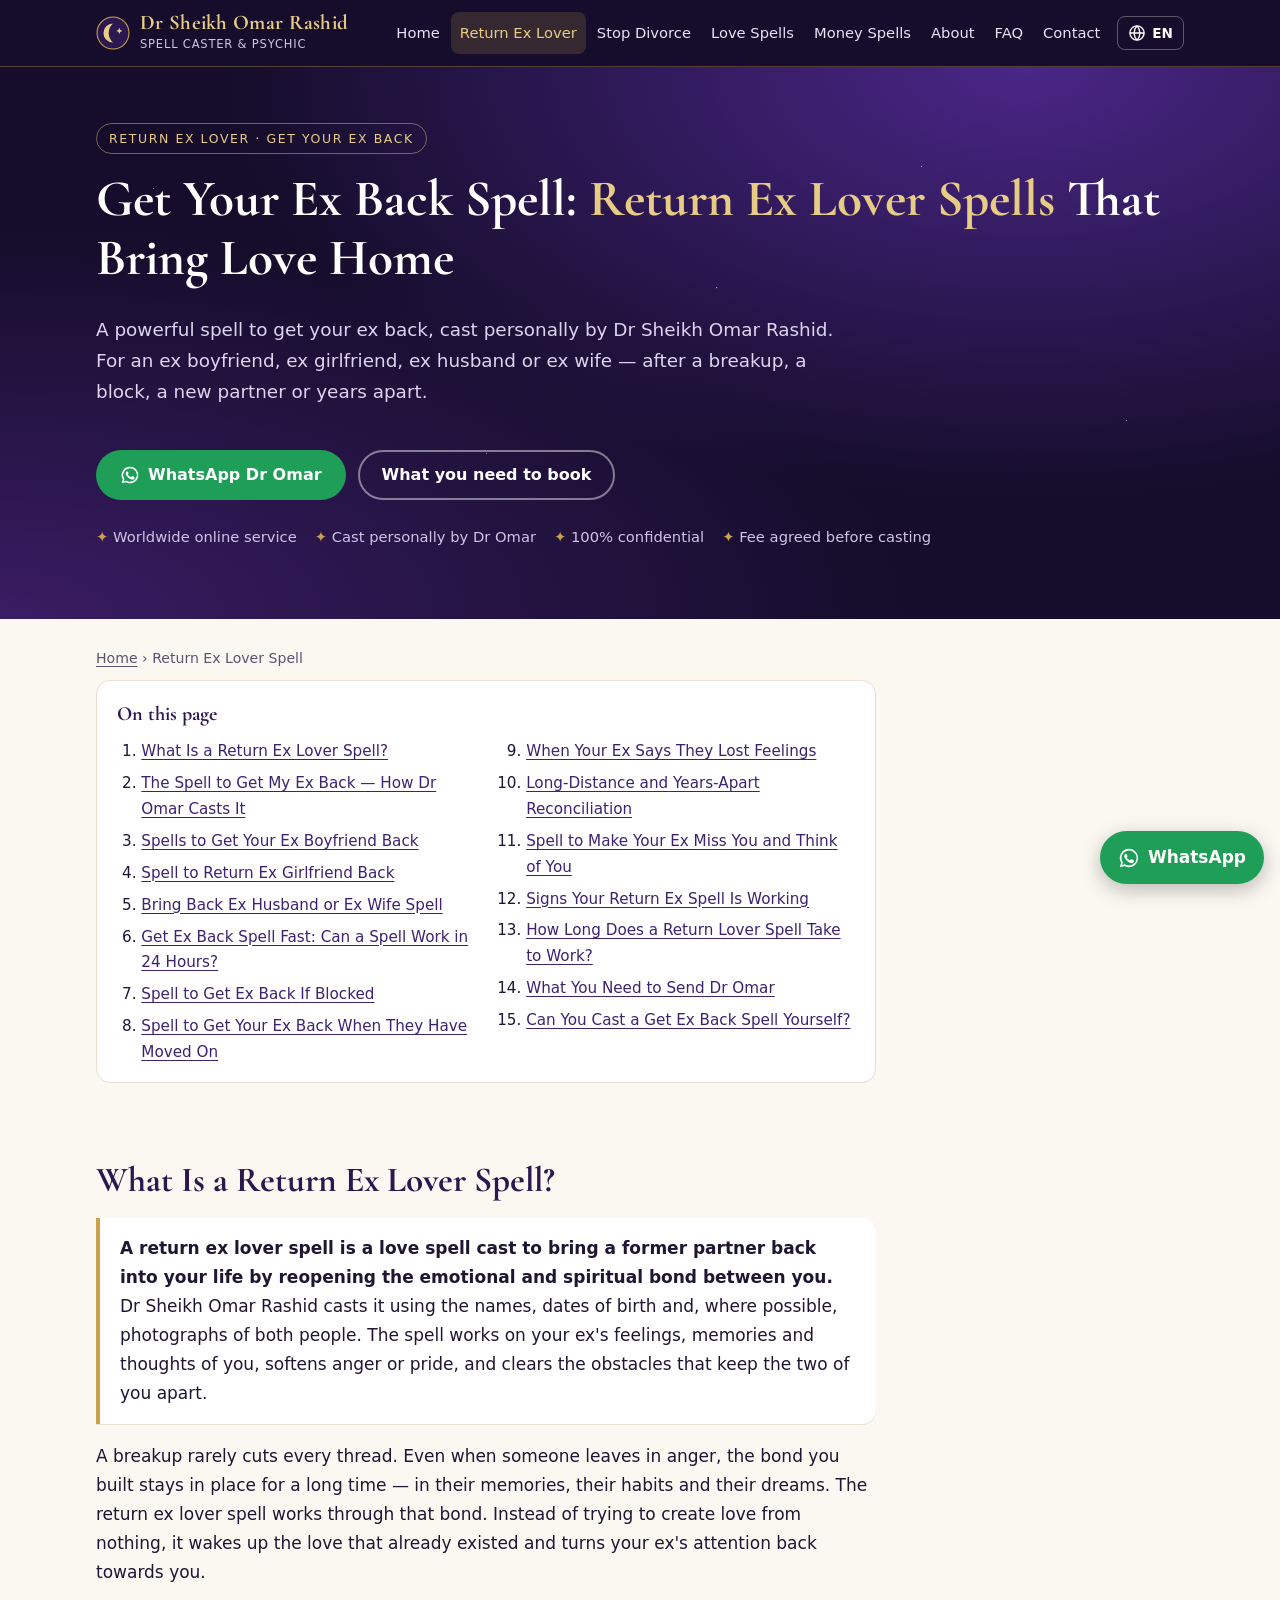
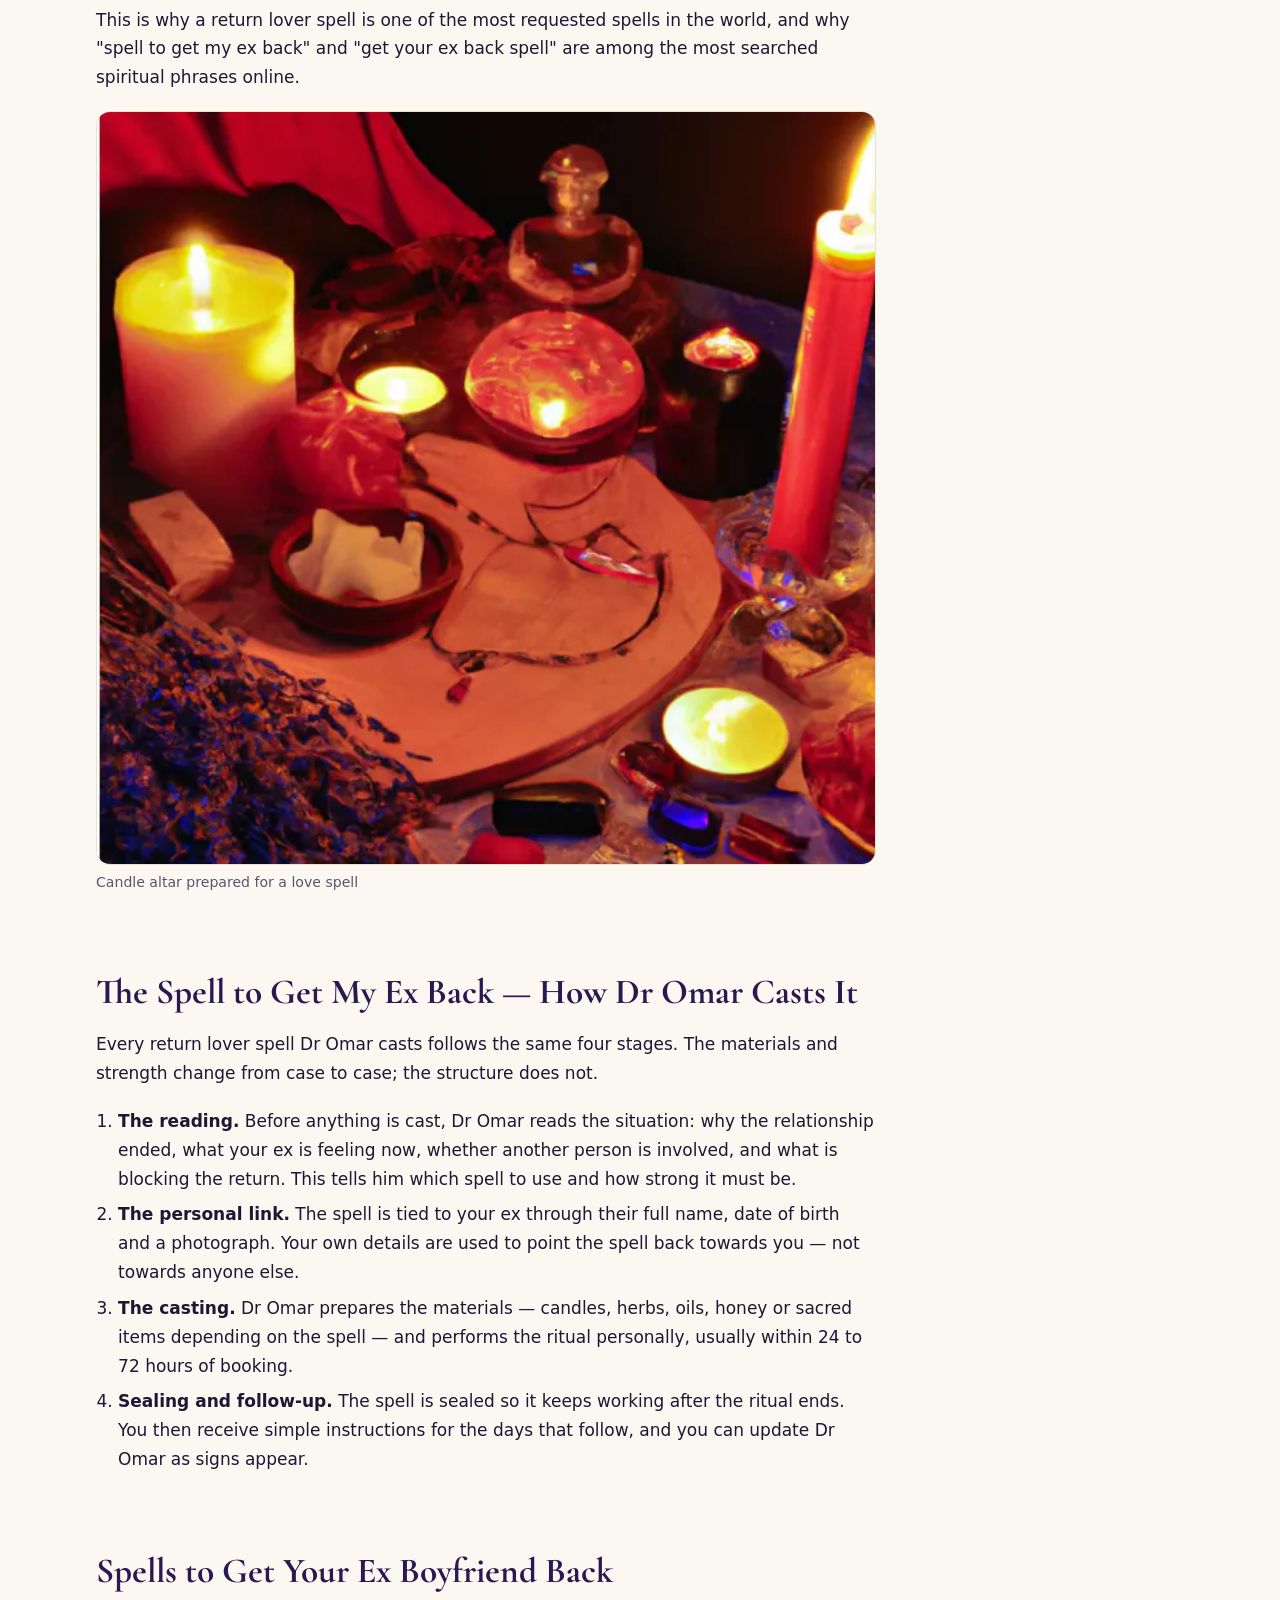
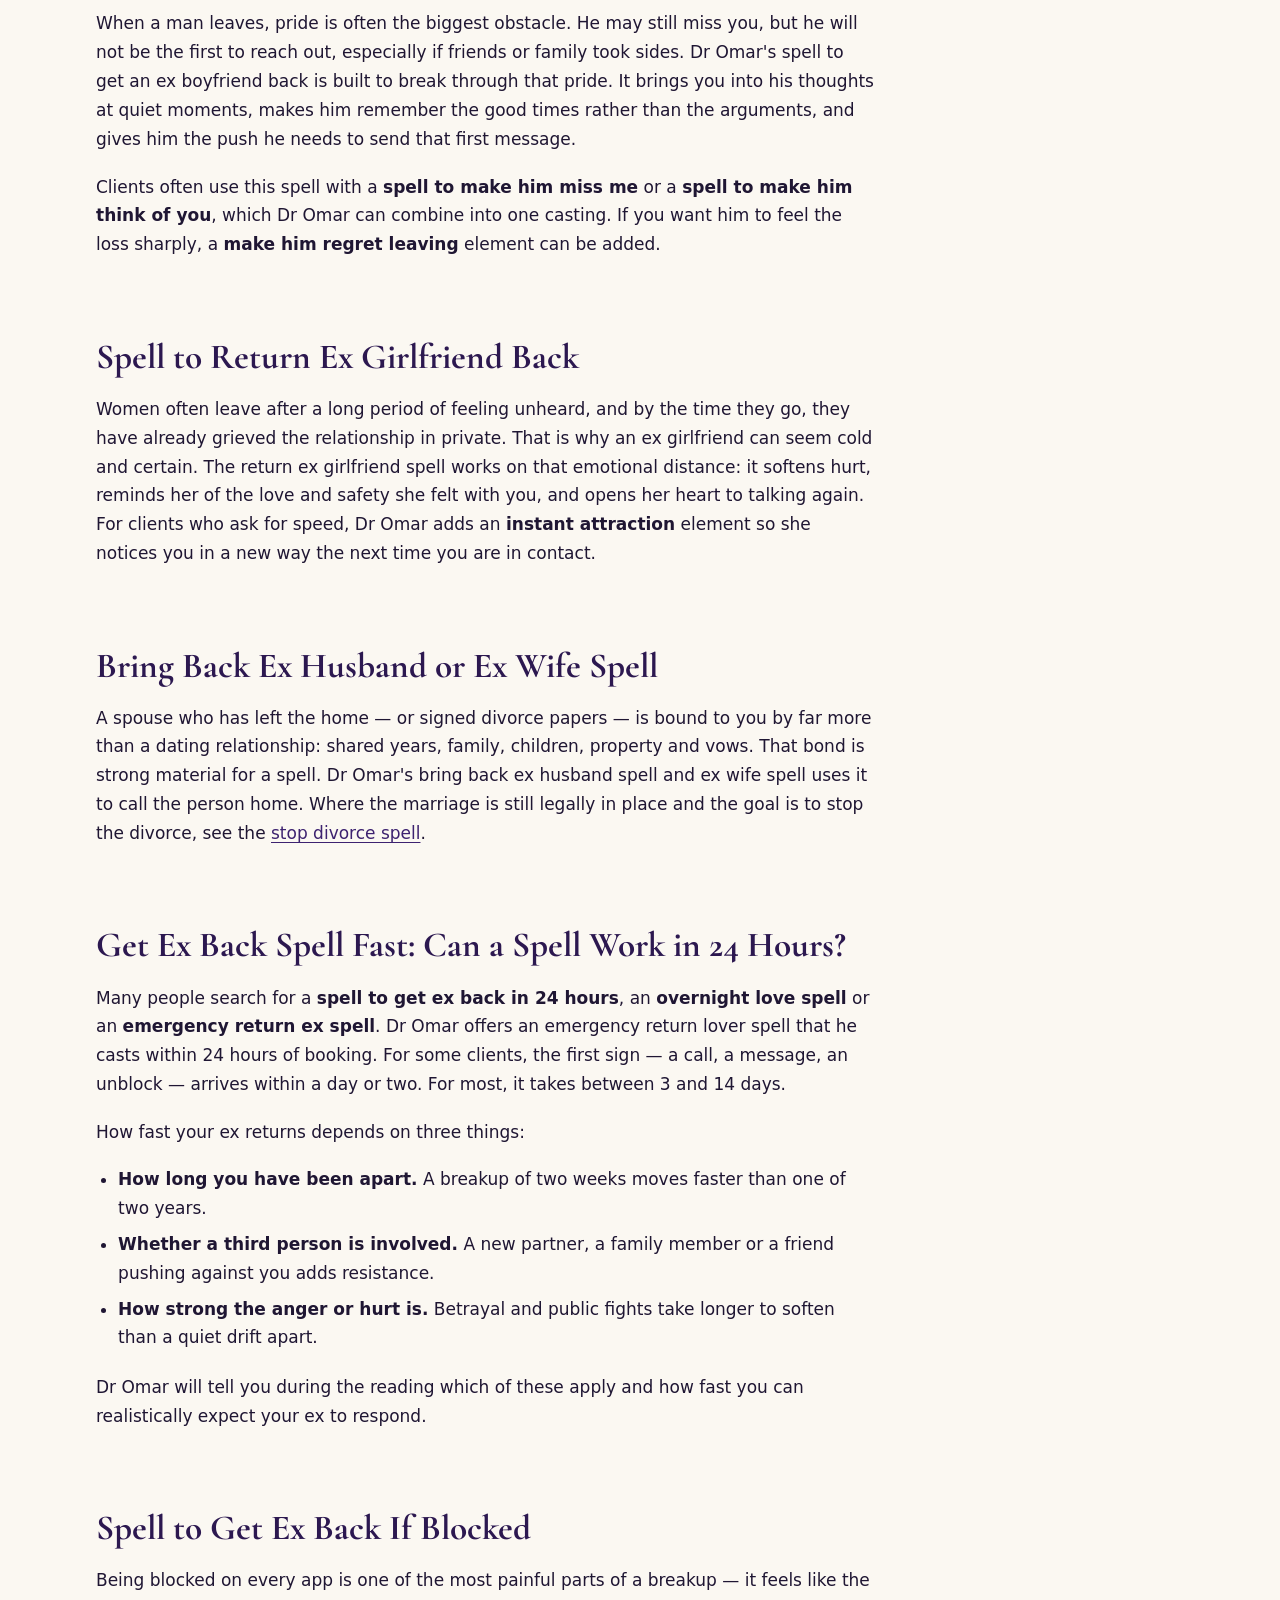
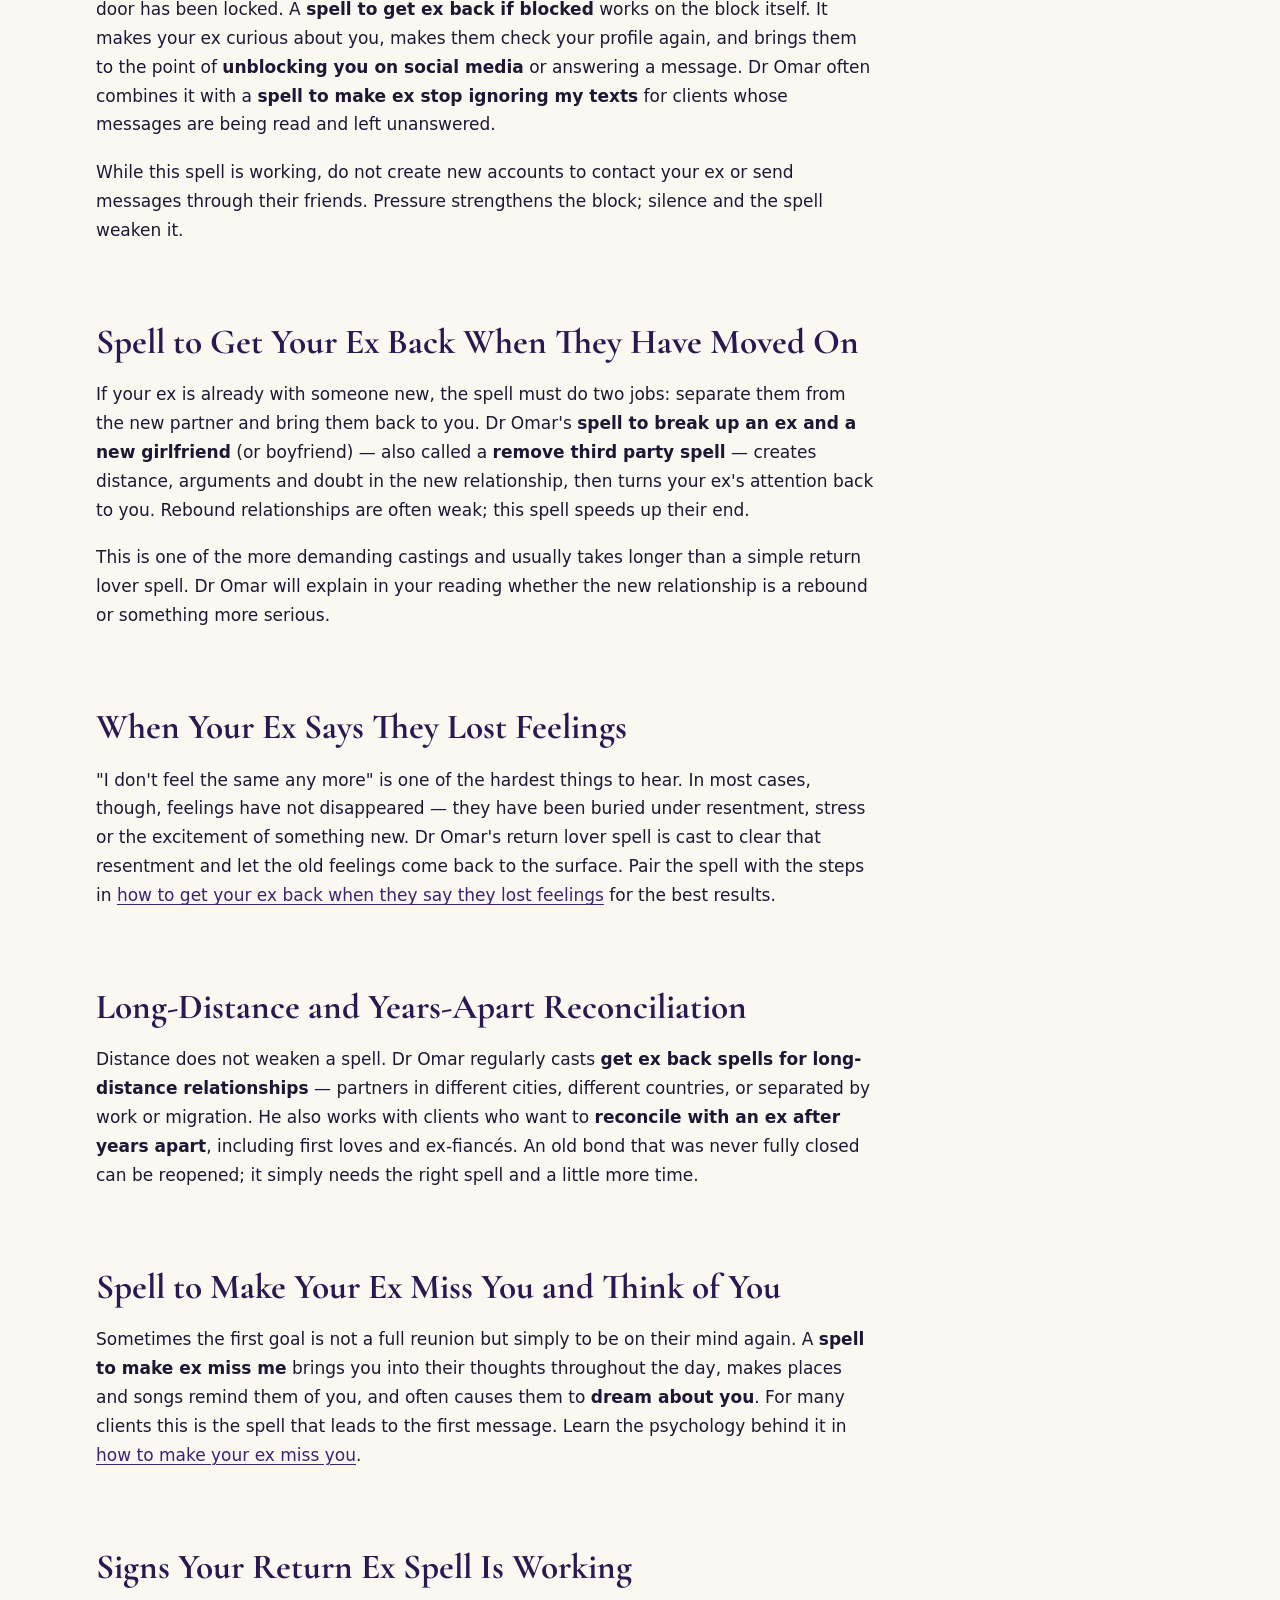
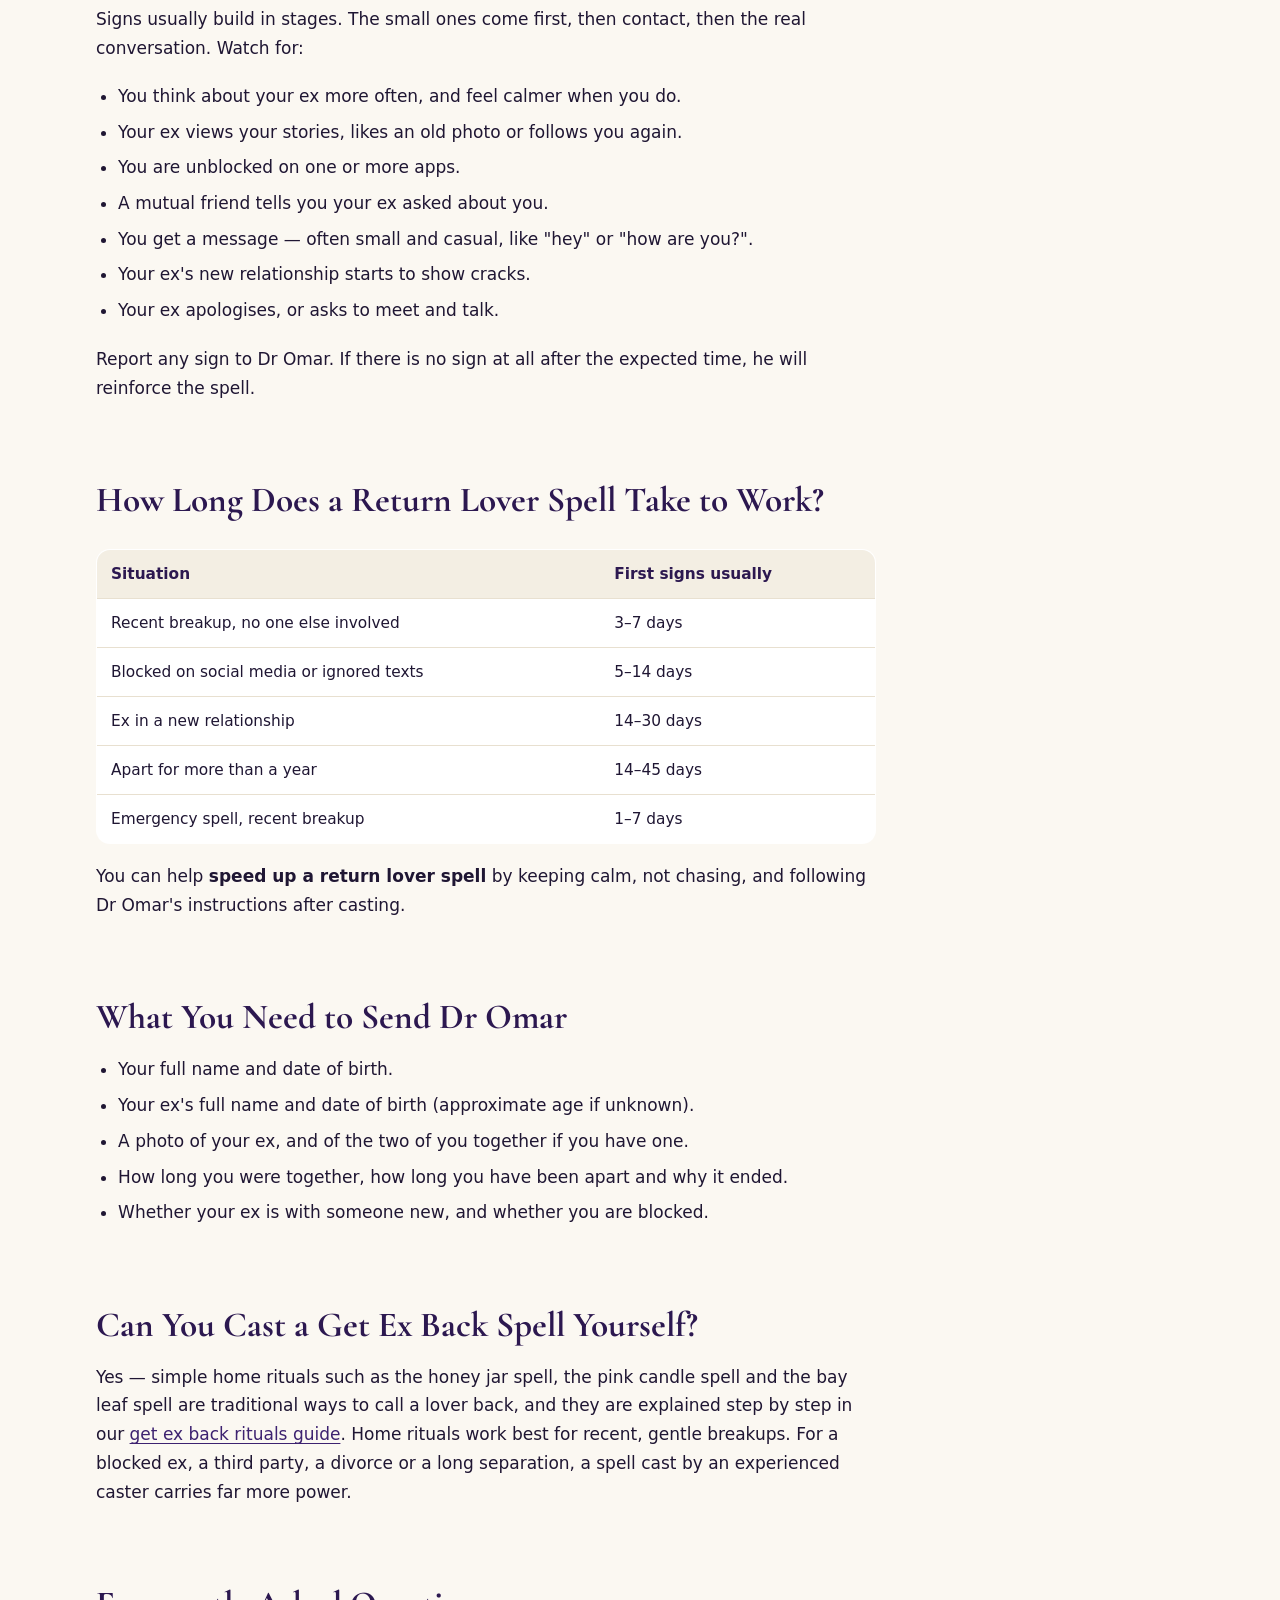
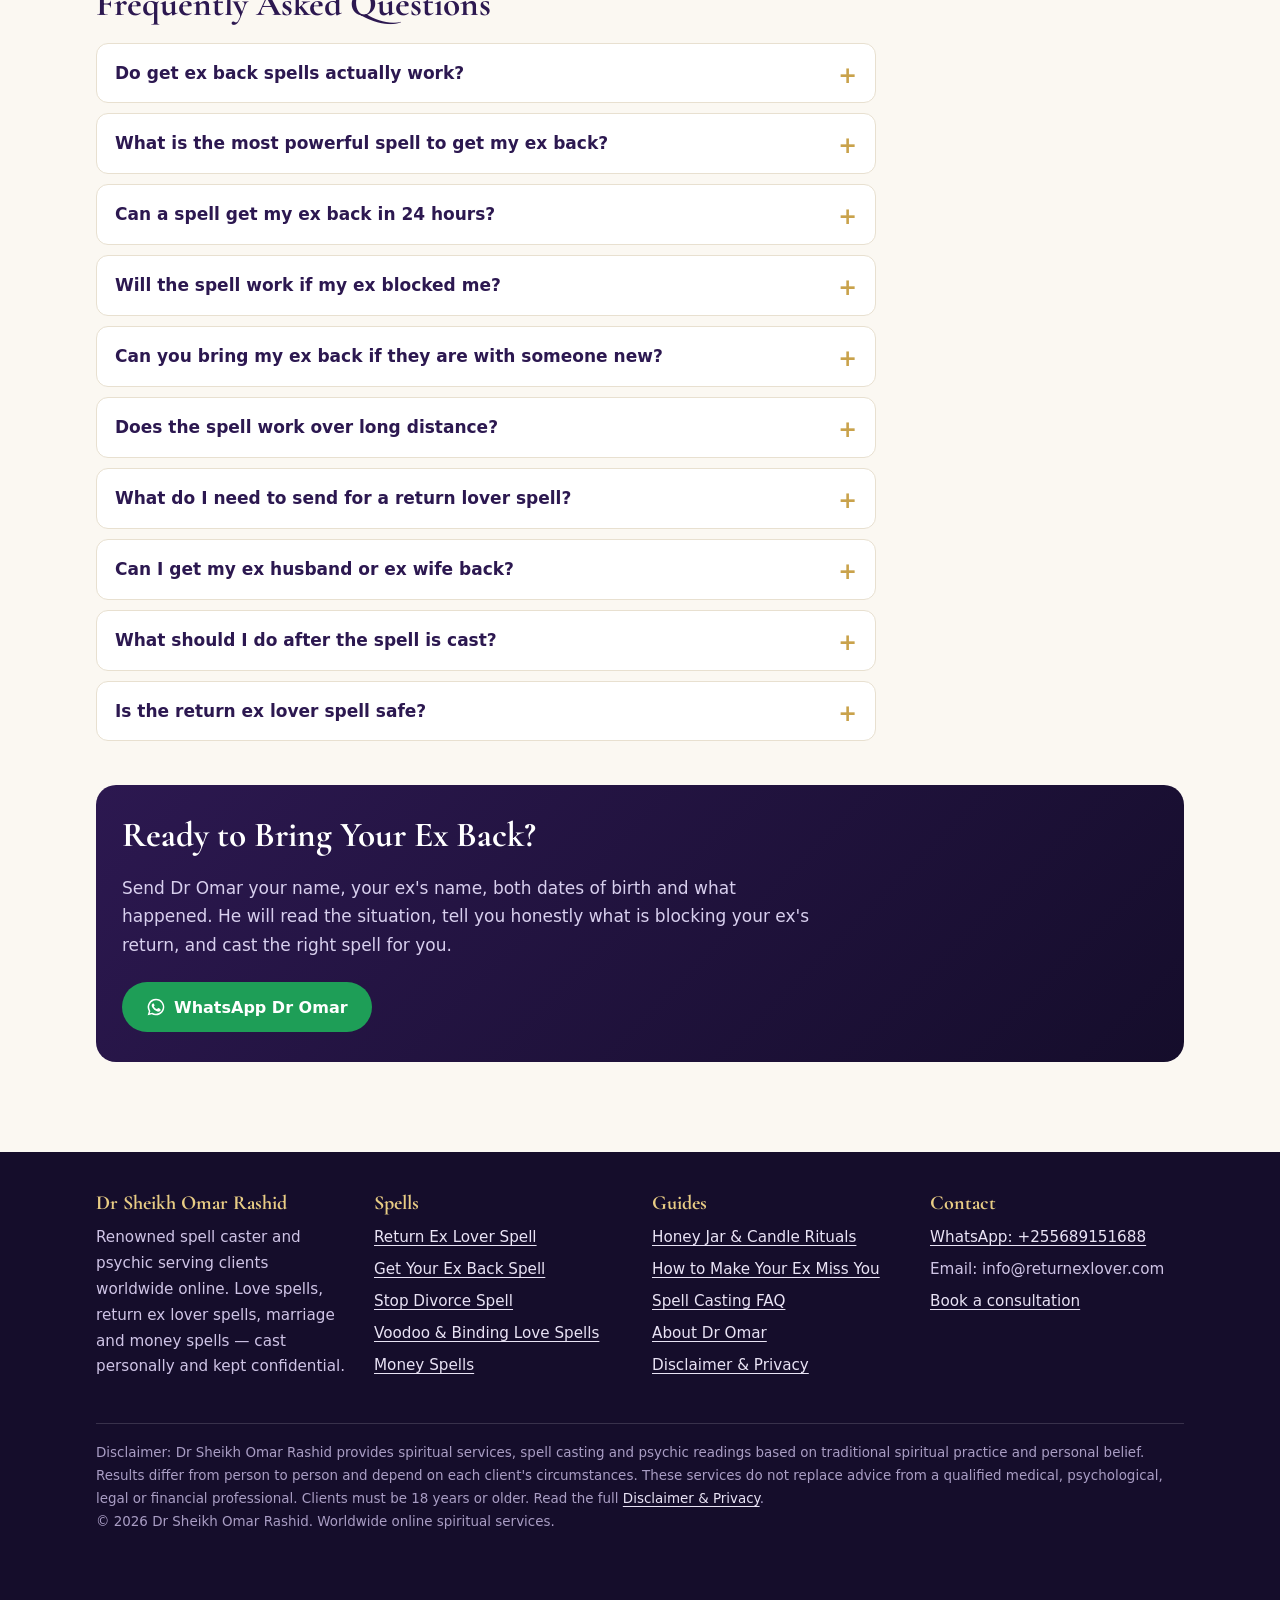
<file: return-ex-lover-spell/index.html>
<!doctype html>
<html lang="en">
<head>
<meta charset="utf-8">
<!-- Google tag (gtag.js) -->
<script async src="https://www.googletagmanager.com/gtag/js?id=AW-18481007339"></script>
<script>
  window.dataLayer = window.dataLayer || [];
  function gtag(){dataLayer.push(arguments);}
  gtag('js', new Date());

  gtag('config', 'AW-18481007339');
</script>
<meta name="viewport" content="width=device-width, initial-scale=1">
<title>Get Your Ex Back Spell | Return Ex Lover Spell by Dr Omar</title>
<meta name="description" content="Spell to get my ex back: Dr Sheikh Omar Rashid casts return ex lover spells for ex girlfriends, boyfriends and spouses — fast, even if blocked. Worldwide.">
<link rel="canonical" href="https://www.returnexlover.com/return-ex-lover-spell/">
<meta name="robots" content="index, follow, max-snippet:-1, max-image-preview:large">
<meta name="author" content="Dr Sheikh Omar Rashid">
<meta name="theme-color" content="#150d2b">
<meta property="og:type" content="website">
<meta property="og:site_name" content="Dr Sheikh Omar Rashid">
<meta property="og:title" content="Get Your Ex Back Spell | Return Ex Lover Spell by Dr Omar">
<meta property="og:description" content="Spell to get my ex back: Dr Sheikh Omar Rashid casts return ex lover spells for ex girlfriends, boyfriends and spouses — fast, even if blocked. Worldwide.">
<meta property="og:url" content="https://www.returnexlover.com/return-ex-lover-spell/">
<meta property="og:image" content="https://www.returnexlover.com/og-image.png">
<meta property="og:image:width" content="1200">
<meta property="og:image:height" content="630">
<meta property="og:locale" content="en_US">
<meta name="twitter:card" content="summary_large_image">
<meta name="twitter:title" content="Get Your Ex Back Spell | Return Ex Lover Spell by Dr Omar">
<meta name="twitter:description" content="Spell to get my ex back: Dr Sheikh Omar Rashid casts return ex lover spells for ex girlfriends, boyfriends and spouses — fast, even if blocked. Worldwide.">
<meta name="twitter:image" content="https://www.returnexlover.com/og-image.png">
<link rel="icon" href="/favicon.svg" type="image/svg+xml">
<link rel="apple-touch-icon" href="/logo.png">
<link rel="preconnect" href="https://fonts.googleapis.com">
<link rel="preconnect" href="https://fonts.gstatic.com" crossorigin>
<link rel="stylesheet" href="https://fonts.googleapis.com/css2?family=Cormorant+Garamond:wght@600;700&amp;display=swap">
<link rel="stylesheet" href="/style.css">
<script type="application/ld+json">
{
 "@context": "https://schema.org",
 "@graph": [
  {
   "@type": "WebSite",
   "@id": "https://www.returnexlover.com/#website",
   "url": "https://www.returnexlover.com/",
   "name": "Dr Sheikh Omar Rashid",
   "description": "Love spell caster and psychic offering worldwide online spell casting.",
   "publisher": {
    "@id": "https://www.returnexlover.com/#org"
   },
   "inLanguage": "en"
  },
  {
   "@type": "Organization",
   "@id": "https://www.returnexlover.com/#org",
   "name": "Dr Sheikh Omar Rashid",
   "alternateName": [
    "Dr Omar Rashid",
    "Sheikh Omar Rashid",
    "Dr Omar Spell Caster"
   ],
   "url": "https://www.returnexlover.com/",
   "logo": "https://www.returnexlover.com/logo.png",
   "image": "https://www.returnexlover.com/og-image.png",
   "description": "Renowned love spell caster and psychic providing return ex lover, stop divorce, voodoo love, binding and money spells to clients worldwide through an online service.",
   "telephone": "+255689151688",
   "email": "info@returnexlover.com",
   "areaServed": {
    "@type": "Place",
    "name": "Worldwide"
   },
   "founder": {
    "@id": "https://www.returnexlover.com/#person"
   },
   "knowsAbout": [
    "Love spells",
    "Return ex lover spells",
    "Get your ex back spells",
    "Voodoo love spells",
    "Binding love spells",
    "Marriage and stop divorce spells",
    "Money spells",
    "Psychic readings"
   ],
   "contactPoint": {
    "@type": "ContactPoint",
    "contactType": "customer service",
    "telephone": "+255689151688",
    "email": "info@returnexlover.com",
    "areaServed": "Worldwide",
    "availableLanguage": [
     "English"
    ]
   }
  },
  {
   "@type": "Person",
   "@id": "https://www.returnexlover.com/#person",
   "name": "Dr Sheikh Omar Rashid",
   "alternateName": [
    "Dr Omar",
    "Sheikh Omar Rashid",
    "Dr Omar Rashid"
   ],
   "jobTitle": "Spiritual Healer, Psychic and Love Spell Caster",
   "url": "https://www.returnexlover.com/about/",
   "image": "https://www.returnexlover.com/img/dr-sheikh-omar-rashid.webp",
   "description": "Traditional spiritual healer, psychic and love spell caster with more than 30 years of experience.",
   "worksFor": {
    "@id": "https://www.returnexlover.com/#org"
   },
   "knowsAbout": [
    "Love spells",
    "Return ex lover spells",
    "Get your ex back spells",
    "Voodoo love spells",
    "Binding love spells",
    "Marriage and stop divorce spells",
    "Money spells",
    "Psychic readings"
   ]
  },
  {
   "@type": "WebPage",
   "@id": "https://www.returnexlover.com/return-ex-lover-spell/#webpage",
   "url": "https://www.returnexlover.com/return-ex-lover-spell/",
   "name": "Get Your Ex Back Spell | Return Ex Lover Spell by Dr Omar",
   "description": "Spell to get my ex back: Dr Sheikh Omar Rashid casts return ex lover spells for ex girlfriends, boyfriends and spouses — fast, even if blocked. Worldwide.",
   "isPartOf": {
    "@id": "https://www.returnexlover.com/#website"
   },
   "about": {
    "@id": "https://www.returnexlover.com/#org"
   },
   "inLanguage": "en",
   "dateModified": "2026-09-27",
   "breadcrumb": {
    "@id": "https://www.returnexlover.com/return-ex-lover-spell/#breadcrumb"
   },
   "primaryImageOfPage": {
    "@type": "ImageObject",
    "url": "https://www.returnexlover.com/og-image.png"
   }
  },
  {
   "@type": "BreadcrumbList",
   "@id": "https://www.returnexlover.com/return-ex-lover-spell/#breadcrumb",
   "itemListElement": [
    {
     "@type": "ListItem",
     "position": 1,
     "name": "Home",
     "item": "https://www.returnexlover.com/"
    },
    {
     "@type": "ListItem",
     "position": 2,
     "name": "Return Ex Lover Spell",
     "item": "https://www.returnexlover.com/return-ex-lover-spell/"
    }
   ]
  },
  {
   "@type": "Service",
   "@id": "https://www.returnexlover.com/return-ex-lover-spell/#service",
   "name": "Return Ex Lover Spell",
   "serviceType": "Get your ex back spell",
   "description": "A return ex lover spell cast by Dr Sheikh Omar Rashid to bring back an ex boyfriend, ex girlfriend, ex husband or ex wife, soften anger and reopen communication. Worldwide distance casting.",
   "url": "https://www.returnexlover.com/return-ex-lover-spell/",
   "provider": {
    "@id": "https://www.returnexlover.com/#org"
   },
   "areaServed": {
    "@type": "Place",
    "name": "Worldwide"
   },
   "availableChannel": {
    "@type": "ServiceChannel",
    "serviceUrl": "https://www.returnexlover.com/contact/",
    "availableLanguage": "English"
   }
  },
  {
   "@type": "FAQPage",
   "@id": "https://www.returnexlover.com/return-ex-lover-spell/#faq",
   "mainEntity": [
    {
     "@type": "Question",
     "name": "Do get ex back spells actually work?",
     "acceptedAnswer": {
      "@type": "Answer",
      "text": "Dr Omar's clients use return ex lover spells because they want to reopen a bond that still exists. The spell works on that bond — the memories, feelings and habits two people shared — which is why it works best when there was real love between you. Results differ from person to person."
     }
    },
    {
     "@type": "Question",
     "name": "What is the most powerful spell to get my ex back?",
     "acceptedAnswer": {
      "@type": "Answer",
      "text": "For most situations Dr Omar uses a return ex lover spell combined with a spell to make your ex miss you. When a new partner is involved he adds a third-party removal spell, and in urgent cases he casts an emergency spell within 24 hours."
     }
    },
    {
     "@type": "Question",
     "name": "Can a spell get my ex back in 24 hours?",
     "acceptedAnswer": {
      "@type": "Answer",
      "text": "Dr Omar casts emergency return lover spells within 24 hours. Some clients receive the first contact within a day or two; most see first signs within 3 to 14 days depending on the situation."
     }
    },
    {
     "@type": "Question",
     "name": "Will the spell work if my ex blocked me?",
     "acceptedAnswer": {
      "@type": "Answer",
      "text": "Yes. The spell to get an ex back if blocked is designed to bring your ex back to your profile, make them curious and lead them to unblock you or answer your messages."
     }
    },
    {
     "@type": "Question",
     "name": "Can you bring my ex back if they are with someone new?",
     "acceptedAnswer": {
      "@type": "Answer",
      "text": "Yes. Dr Omar casts a third-party removal or break-up spell together with the return lover spell. It usually takes longer than a simple return spell."
     }
    },
    {
     "@type": "Question",
     "name": "Does the spell work over long distance?",
     "acceptedAnswer": {
      "@type": "Answer",
      "text": "Yes. Spells are cast at a distance, so it does not matter if you and your ex live in different cities or countries."
     }
    },
    {
     "@type": "Question",
     "name": "What do I need to send for a return lover spell?",
     "acceptedAnswer": {
      "@type": "Answer",
      "text": "Your name and date of birth, your ex's name and date of birth, a photo of your ex if you have one, and a short account of what happened."
     }
    },
    {
     "@type": "Question",
     "name": "Can I get my ex husband or ex wife back?",
     "acceptedAnswer": {
      "@type": "Answer",
      "text": "Yes. The bring back ex husband or ex wife spell uses the strong bond of marriage. If divorce papers are in progress, Dr Omar recommends the stop divorce spell."
     }
    },
    {
     "@type": "Question",
     "name": "What should I do after the spell is cast?",
     "acceptedAnswer": {
      "@type": "Answer",
      "text": "Stay calm, do not chase or pressure your ex, avoid fights, and follow Dr Omar's instructions. Report any signs so he can guide you on how to respond when your ex reaches out."
     }
    },
    {
     "@type": "Question",
     "name": "Is the return ex lover spell safe?",
     "acceptedAnswer": {
      "@type": "Answer",
      "text": "Dr Omar casts return lover spells to bring back love and open communication. Every case starts with a reading, and he tells you honestly if a spell is not right for your situation."
     }
    }
   ]
  }
 ]
}
</script>
</head>
<body>
<a class="skip" href="#main">Skip to content</a>
<header class="site-header">
<div class="wrap hdr">
<a class="brand" href="/" aria-label="Dr Sheikh Omar Rashid home"><svg viewBox="0 0 64 64" aria-hidden="true"><circle cx="32" cy="32" r="30" fill="#2c1850" stroke="#c9a24b" stroke-width="2"/><path d="M32 14A18 18 0 1 0 32 50A24 24 0 0 1 32 14z" fill="#e8cc84"/><path d="M44 22l1.8 4.2 4.2 1.8-4.2 1.8L44 34l-1.8-4.2-4.2-1.8 4.2-1.8z" fill="#e8cc84"/></svg><span><b class="notranslate" translate="no">Dr Sheikh Omar Rashid</b><small>Spell Caster &amp; Psychic</small></span></a>
<div class="hdr-right">
<nav class="main-nav" id="nav" aria-label="Main"><ul><li><a href="/">Home</a></li><li><a href="/return-ex-lover-spell/" aria-current="page">Return Ex Lover</a></li><li><a href="/stop-divorce-spell/">Stop Divorce</a></li><li><a href="/love-spells/">Love Spells</a></li><li><a href="/money-spells/">Money Spells</a></li><li><a href="/about/">About</a></li><li><a href="/faq/">FAQ</a></li><li><a href="/contact/">Contact</a></li></ul></nav>
<div class="lang notranslate" translate="no"><button class="lang-btn" type="button" aria-haspopup="true" aria-expanded="false" aria-label="Choose language"><svg viewBox="0 0 24 24" aria-hidden="true" fill="none" stroke="currentColor" stroke-width="1.8"><circle cx="12" cy="12" r="9.5"/><path d="M2.5 12h19M12 2.5c2.6 2.8 3.9 6 3.9 9.5s-1.3 6.7-3.9 9.5M12 2.5C9.4 5.3 8.1 8.5 8.1 12s1.3 6.7 3.9 9.5"/></svg><span class="lang-cur">EN</span></button><ul class="lang-list" hidden><li><button type="button" data-lang="en" lang="en">English</button></li><li><button type="button" data-lang="es" lang="es">Español</button></li><li><button type="button" data-lang="fr" lang="fr">Français</button></li><li><button type="button" data-lang="de" lang="de">Deutsch</button></li><li><button type="button" data-lang="it" lang="it">Italiano</button></li><li><button type="button" data-lang="pt" lang="pt">Português</button></li><li><button type="button" data-lang="nl" lang="nl">Nederlands</button></li><li><button type="button" data-lang="pl" lang="pl">Polski</button></li><li><button type="button" data-lang="sv" lang="sv">Svenska</button></li><li><button type="button" data-lang="no" lang="no">Norsk</button></li><li><button type="button" data-lang="da" lang="da">Dansk</button></li><li><button type="button" data-lang="fi" lang="fi">Suomi</button></li><li><button type="button" data-lang="el" lang="el">Ελληνικά</button></li><li><button type="button" data-lang="cs" lang="cs">Čeština</button></li><li><button type="button" data-lang="hu" lang="hu">Magyar</button></li><li><button type="button" data-lang="ro" lang="ro">Română</button></li><li><button type="button" data-lang="bg" lang="bg">Български</button></li><li><button type="button" data-lang="hr" lang="hr">Hrvatski</button></li><li><button type="button" data-lang="ru" lang="ru">Русский</button></li><li><button type="button" data-lang="uk" lang="uk">Українська</button></li><li><button type="button" data-lang="tr" lang="tr">Türkçe</button></li><li><button type="button" data-lang="ar" lang="ar">العربية</button></li><li><button type="button" data-lang="iw" lang="he">עברית</button></li><li><button type="button" data-lang="fa" lang="fa">فارسی</button></li><li><button type="button" data-lang="hi" lang="hi">हिन्दी</button></li><li><button type="button" data-lang="zh-CN" lang="zh">简体中文</button></li><li><button type="button" data-lang="zh-TW" lang="zh">繁體中文</button></li><li><button type="button" data-lang="ja" lang="ja">日本語</button></li><li><button type="button" data-lang="ko" lang="ko">한국어</button></li><li><button type="button" data-lang="th" lang="th">ไทย</button></li><li><button type="button" data-lang="vi" lang="vi">Tiếng Việt</button></li><li><button type="button" data-lang="id" lang="id">Bahasa Indonesia</button></li><li><button type="button" data-lang="ms" lang="ms">Bahasa Melayu</button></li><li><button type="button" data-lang="tl" lang="tl">Filipino</button></li><li><button type="button" data-lang="sw" lang="sw">Kiswahili</button></li><li><button type="button" data-lang="am" lang="am">አማርኛ</button></li><li><button type="button" data-lang="ha" lang="ha">Hausa</button></li><li><button type="button" data-lang="yo" lang="yo">Yorùbá</button></li></ul></div>
<button class="menu-btn" aria-expanded="false" aria-controls="nav" aria-label="Menu"><svg viewBox="0 0 24 24" aria-hidden="true" fill="none" stroke="currentColor" stroke-width="2" stroke-linecap="round"><path d="M4 7h16M4 12h16M4 17h16"/></svg></button>
</div>
</div>
</header>
<main id="main">
<section class="hero">
<div class="wrap hero-grid">
<div class="hero-text">
<span class="eyebrow">Return Ex Lover · Get Your Ex Back</span>
<h1>Get Your Ex Back Spell: <span>Return Ex Lover Spells</span> That Bring Love Home</h1>
<p class="lead">A powerful spell to get your ex back, cast personally by <span class="notranslate" translate="no">Dr Sheikh Omar Rashid</span>. For an ex boyfriend, ex girlfriend, ex husband or ex wife — after a breakup, a block, a new partner or years apart.</p>
</div>

<div class="hero-actions">
<div class="cta-row"><a class="btn btn-wa" href="https://wa.me/255689151688?text=Hello%20Dr%20Omar%2C%20I%20need%20a%20return%20ex%20lover%20spell%20to%20get%20my%20ex%20back." rel="nofollow"><svg viewBox="0 0 24 24" aria-hidden="true" fill="currentColor"><path d="M12 2a10 10 0 0 0-8.6 15.1L2 22l5-1.3A10 10 0 1 0 12 2zm0 18.2a8.2 8.2 0 0 1-4.2-1.2l-.3-.2-3 .8.8-2.9-.2-.3A8.2 8.2 0 1 1 12 20.2zm4.5-6.1c-.2-.1-1.5-.7-1.7-.8-.2-.1-.4-.1-.6.1l-.8 1c-.1.2-.3.2-.5.1a6.7 6.7 0 0 1-3.3-2.9c-.3-.4.3-.4.7-1.3.1-.2 0-.3 0-.4l-.8-1.8c-.2-.5-.4-.4-.6-.4h-.5a1 1 0 0 0-.7.3 3 3 0 0 0-.9 2.2 5.2 5.2 0 0 0 1.1 2.7 11.8 11.8 0 0 0 4.5 4c1.7.7 2.3.8 3.2.6a2.7 2.7 0 0 0 1.8-1.3 2.2 2.2 0 0 0 .2-1.3c-.1-.1-.3-.2-.5-.3z"/></svg> WhatsApp Dr Omar</a><a class="btn btn-ghost" href="#what-you-need-to-send-dr-omar">What you need to book</a></div>
<ul class="trust"><li>Worldwide online service</li><li>Cast personally by Dr Omar</li><li>100% confidential</li><li>Fee agreed before casting</li></ul>
</div>
</div>
</section>
<div class="wrap content">
<nav class="crumbs" aria-label="Breadcrumb"><a href="/">Home</a> › <span>Return Ex Lover Spell</span></nav>

<nav class="toc" aria-label="On this page"><strong>On this page</strong><ol><li><a href="#what-is-a-return-ex-lover-spell">What Is a Return Ex Lover Spell?</a></li><li><a href="#the-spell-to-get-my-ex-back-how-dr-omar-casts-it">The Spell to Get My Ex Back — How Dr Omar Casts It</a></li><li><a href="#spells-to-get-your-ex-boyfriend-back">Spells to Get Your Ex Boyfriend Back</a></li><li><a href="#spell-to-return-ex-girlfriend-back">Spell to Return Ex Girlfriend Back</a></li><li><a href="#bring-back-ex-husband-or-ex-wife-spell">Bring Back Ex Husband or Ex Wife Spell</a></li><li><a href="#get-ex-back-spell-fast-can-a-spell-work-in-24-hours">Get Ex Back Spell Fast: Can a Spell Work in 24 Hours?</a></li><li><a href="#spell-to-get-ex-back-if-blocked">Spell to Get Ex Back If Blocked</a></li><li><a href="#spell-to-get-your-ex-back-when-they-have-moved-on">Spell to Get Your Ex Back When They Have Moved On</a></li><li><a href="#when-your-ex-says-they-lost-feelings">When Your Ex Says They Lost Feelings</a></li><li><a href="#long-distance-and-years-apart-reconciliation">Long-Distance and Years-Apart Reconciliation</a></li><li><a href="#spell-to-make-your-ex-miss-you-and-think-of-you">Spell to Make Your Ex Miss You and Think of You</a></li><li><a href="#signs-your-return-ex-spell-is-working">Signs Your Return Ex Spell Is Working</a></li><li><a href="#how-long-does-a-return-lover-spell-take-to-work">How Long Does a Return Lover Spell Take to Work?</a></li><li><a href="#what-you-need-to-send-dr-omar">What You Need to Send Dr Omar</a></li><li><a href="#can-you-cast-a-get-ex-back-spell-yourself">Can You Cast a Get Ex Back Spell Yourself?</a></li></ol></nav>
<div class="prose-wrap">

<section class="prose">
<h2 id="what-is-a-return-ex-lover-spell">What Is a Return Ex Lover Spell?</h2>
<p class="answer"><strong>A return ex lover spell is a love spell cast to bring a former partner back into your life by reopening the emotional and spiritual bond between you.</strong> <span class="notranslate" translate="no">Dr Sheikh Omar Rashid</span> casts it using the names, dates of birth and, where possible, photographs of both people. The spell works on your ex's feelings, memories and thoughts of you, softens anger or pride, and clears the obstacles that keep the two of you apart.</p>
<p>A breakup rarely cuts every thread. Even when someone leaves in anger, the bond you built stays in place for a long time — in their memories, their habits and their dreams. The return ex lover spell works through that bond. Instead of trying to create love from nothing, it wakes up the love that already existed and turns your ex's attention back towards you.</p>
<p>This is why a return lover spell is one of the most requested spells in the world, and why "spell to get my ex back" and "get your ex back spell" are among the most searched spiritual phrases online.</p>

<figure class="media-figure"><img src="/img/love-spell-candle-altar.webp" alt="Candles, crystals and a heart-shaped board arranged on an altar for a love spell" width="600" height="580" loading="lazy" decoding="async"><figcaption>Candle altar prepared for a love spell</figcaption></figure>

<h2 id="the-spell-to-get-my-ex-back-how-dr-omar-casts-it">The Spell to Get My Ex Back — How Dr Omar Casts It</h2>
<p>Every return lover spell Dr Omar casts follows the same four stages. The materials and strength change from case to case; the structure does not.</p>
<ol>
<li><strong>The reading.</strong> Before anything is cast, Dr Omar reads the situation: why the relationship ended, what your ex is feeling now, whether another person is involved, and what is blocking the return. This tells him which spell to use and how strong it must be.</li>
<li><strong>The personal link.</strong> The spell is tied to your ex through their full name, date of birth and a photograph. Your own details are used to point the spell back towards you — not towards anyone else.</li>
<li><strong>The casting.</strong> Dr Omar prepares the materials — candles, herbs, oils, honey or sacred items depending on the spell — and performs the ritual personally, usually within 24 to 72 hours of booking.</li>
<li><strong>Sealing and follow-up.</strong> The spell is sealed so it keeps working after the ritual ends. You then receive simple instructions for the days that follow, and you can update Dr Omar as signs appear.</li>
</ol>

<h2 id="spells-to-get-your-ex-boyfriend-back">Spells to Get Your Ex Boyfriend Back</h2>
<p>When a man leaves, pride is often the biggest obstacle. He may still miss you, but he will not be the first to reach out, especially if friends or family took sides. Dr Omar's spell to get an ex boyfriend back is built to break through that pride. It brings you into his thoughts at quiet moments, makes him remember the good times rather than the arguments, and gives him the push he needs to send that first message.</p>
<p>Clients often use this spell with a <strong>spell to make him miss me</strong> or a <strong>spell to make him think of you</strong>, which Dr Omar can combine into one casting. If you want him to feel the loss sharply, a <strong>make him regret leaving</strong> element can be added.</p>

<h2 id="spell-to-return-ex-girlfriend-back">Spell to Return Ex Girlfriend Back</h2>
<p>Women often leave after a long period of feeling unheard, and by the time they go, they have already grieved the relationship in private. That is why an ex girlfriend can seem cold and certain. The return ex girlfriend spell works on that emotional distance: it softens hurt, reminds her of the love and safety she felt with you, and opens her heart to talking again. For clients who ask for speed, Dr Omar adds an <strong>instant attraction</strong> element so she notices you in a new way the next time you are in contact.</p>

<h2 id="bring-back-ex-husband-or-ex-wife-spell">Bring Back Ex Husband or Ex Wife Spell</h2>
<p>A spouse who has left the home — or signed divorce papers — is bound to you by far more than a dating relationship: shared years, family, children, property and vows. That bond is strong material for a spell. Dr Omar's bring back ex husband spell and ex wife spell uses it to call the person home. Where the marriage is still legally in place and the goal is to stop the divorce, see the <a href="/stop-divorce-spell/">stop divorce spell</a>.</p>

<h2 id="get-ex-back-spell-fast-can-a-spell-work-in-24-hours">Get Ex Back Spell Fast: Can a Spell Work in 24 Hours?</h2>
<p>Many people search for a <strong>spell to get ex back in 24 hours</strong>, an <strong>overnight love spell</strong> or an <strong>emergency return ex spell</strong>. Dr Omar offers an emergency return lover spell that he casts within 24 hours of booking. For some clients, the first sign — a call, a message, an unblock — arrives within a day or two. For most, it takes between 3 and 14 days.</p>
<p>How fast your ex returns depends on three things:</p>
<ul>
<li><strong>How long you have been apart.</strong> A breakup of two weeks moves faster than one of two years.</li>
<li><strong>Whether a third person is involved.</strong> A new partner, a family member or a friend pushing against you adds resistance.</li>
<li><strong>How strong the anger or hurt is.</strong> Betrayal and public fights take longer to soften than a quiet drift apart.</li>
</ul>
<p>Dr Omar will tell you during the reading which of these apply and how fast you can realistically expect your ex to respond.</p>

<h2 id="spell-to-get-ex-back-if-blocked">Spell to Get Ex Back If Blocked</h2>
<p>Being blocked on every app is one of the most painful parts of a breakup — it feels like the door has been locked. A <strong>spell to get ex back if blocked</strong> works on the block itself. It makes your ex curious about you, makes them check your profile again, and brings them to the point of <strong>unblocking you on social media</strong> or answering a message. Dr Omar often combines it with a <strong>spell to make ex stop ignoring my texts</strong> for clients whose messages are being read and left unanswered.</p>
<p>While this spell is working, do not create new accounts to contact your ex or send messages through their friends. Pressure strengthens the block; silence and the spell weaken it.</p>

<h2 id="spell-to-get-your-ex-back-when-they-have-moved-on">Spell to Get Your Ex Back When They Have Moved On</h2>
<p>If your ex is already with someone new, the spell must do two jobs: separate them from the new partner and bring them back to you. Dr Omar's <strong>spell to break up an ex and a new girlfriend</strong> (or boyfriend) — also called a <strong>remove third party spell</strong> — creates distance, arguments and doubt in the new relationship, then turns your ex's attention back to you. Rebound relationships are often weak; this spell speeds up their end.</p>
<p>This is one of the more demanding castings and usually takes longer than a simple return lover spell. Dr Omar will explain in your reading whether the new relationship is a rebound or something more serious.</p>

<h2 id="when-your-ex-says-they-lost-feelings">When Your Ex Says They Lost Feelings</h2>
<p>"I don't feel the same any more" is one of the hardest things to hear. In most cases, though, feelings have not disappeared — they have been buried under resentment, stress or the excitement of something new. Dr Omar's return lover spell is cast to clear that resentment and let the old feelings come back to the surface. Pair the spell with the steps in <a href="/make-your-ex-miss-you/#how-to-get-your-ex-back-when-they-say-they-lost-feelings">how to get your ex back when they say they lost feelings</a> for the best results.</p>

<h2 id="long-distance-and-years-apart-reconciliation">Long-Distance and Years-Apart Reconciliation</h2>
<p>Distance does not weaken a spell. Dr Omar regularly casts <strong>get ex back spells for long-distance relationships</strong> — partners in different cities, different countries, or separated by work or migration. He also works with clients who want to <strong>reconcile with an ex after years apart</strong>, including first loves and ex-fiancés. An old bond that was never fully closed can be reopened; it simply needs the right spell and a little more time.</p>

<h2 id="spell-to-make-your-ex-miss-you-and-think-of-you">Spell to Make Your Ex Miss You and Think of You</h2>
<p>Sometimes the first goal is not a full reunion but simply to be on their mind again. A <strong>spell to make ex miss me</strong> brings you into their thoughts throughout the day, makes places and songs remind them of you, and often causes them to <strong>dream about you</strong>. For many clients this is the spell that leads to the first message. Learn the psychology behind it in <a href="/make-your-ex-miss-you/">how to make your ex miss you</a>.</p>

<h2 id="signs-your-return-ex-spell-is-working">Signs Your Return Ex Spell Is Working</h2>
<p>Signs usually build in stages. The small ones come first, then contact, then the real conversation. Watch for:</p>
<ul>
<li>You think about your ex more often, and feel calmer when you do.</li>
<li>Your ex views your stories, likes an old photo or follows you again.</li>
<li>You are unblocked on one or more apps.</li>
<li>A mutual friend tells you your ex asked about you.</li>
<li>You get a message — often small and casual, like "hey" or "how are you?".</li>
<li>Your ex's new relationship starts to show cracks.</li>
<li>Your ex apologises, or asks to meet and talk.</li>
</ul>
<p>Report any sign to Dr Omar. If there is no sign at all after the expected time, he will reinforce the spell.</p>

<h2 id="how-long-does-a-return-lover-spell-take-to-work">How Long Does a Return Lover Spell Take to Work?</h2>
<div class="table-wrap"><table>
<thead><tr><th>Situation</th><th>First signs usually</th></tr></thead>
<tbody>
<tr><td>Recent breakup, no one else involved</td><td>3–7 days</td></tr>
<tr><td>Blocked on social media or ignored texts</td><td>5–14 days</td></tr>
<tr><td>Ex in a new relationship</td><td>14–30 days</td></tr>
<tr><td>Apart for more than a year</td><td>14–45 days</td></tr>
<tr><td>Emergency spell, recent breakup</td><td>1–7 days</td></tr>
</tbody></table></div>
<p>You can help <strong>speed up a return lover spell</strong> by keeping calm, not chasing, and following Dr Omar's instructions after casting.</p>

<h2 id="what-you-need-to-send-dr-omar">What You Need to Send Dr Omar</h2>
<ul>
<li>Your full name and date of birth.</li>
<li>Your ex's full name and date of birth (approximate age if unknown).</li>
<li>A photo of your ex, and of the two of you together if you have one.</li>
<li>How long you were together, how long you have been apart and why it ended.</li>
<li>Whether your ex is with someone new, and whether you are blocked.</li>
</ul>

<h2 id="can-you-cast-a-get-ex-back-spell-yourself">Can You Cast a Get Ex Back Spell Yourself?</h2>
<p>Yes — simple home rituals such as the honey jar spell, the pink candle spell and the bay leaf spell are traditional ways to call a lover back, and they are explained step by step in our <a href="/get-ex-back-rituals/">get ex back rituals guide</a>. Home rituals work best for recent, gentle breakups. For a blocked ex, a third party, a divorce or a long separation, a spell cast by an experienced caster carries far more power.</p>
</section>

</div>
<section class="faq prose"><h2 id="faq">Frequently Asked Questions</h2>
<details><summary>Do get ex back spells actually work?</summary><div><p>Dr Omar's clients use return ex lover spells because they want to reopen a bond that still exists. The spell works on that bond — the memories, feelings and habits two people shared — which is why it works best when there was real love between you. Results differ from person to person.</p></div></details>
<details><summary>What is the most powerful spell to get my ex back?</summary><div><p>For most situations Dr Omar uses a return ex lover spell combined with a spell to make your ex miss you. When a new partner is involved he adds a third-party removal spell, and in urgent cases he casts an emergency spell within 24 hours.</p></div></details>
<details><summary>Can a spell get my ex back in 24 hours?</summary><div><p>Dr Omar casts emergency return lover spells within 24 hours. Some clients receive the first contact within a day or two; most see first signs within 3 to 14 days depending on the situation.</p></div></details>
<details><summary>Will the spell work if my ex blocked me?</summary><div><p>Yes. The spell to get an ex back if blocked is designed to bring your ex back to your profile, make them curious and lead them to unblock you or answer your messages.</p></div></details>
<details><summary>Can you bring my ex back if they are with someone new?</summary><div><p>Yes. Dr Omar casts a third-party removal or break-up spell together with the return lover spell. It usually takes longer than a simple return spell.</p></div></details>
<details><summary>Does the spell work over long distance?</summary><div><p>Yes. Spells are cast at a distance, so it does not matter if you and your ex live in different cities or countries.</p></div></details>
<details><summary>What do I need to send for a return lover spell?</summary><div><p>Your name and date of birth, your ex's name and date of birth, a photo of your ex if you have one, and a short account of what happened.</p></div></details>
<details><summary>Can I get my ex husband or ex wife back?</summary><div><p>Yes. The bring back ex husband or ex wife spell uses the strong bond of marriage. If divorce papers are in progress, Dr Omar recommends the stop divorce spell.</p></div></details>
<details><summary>What should I do after the spell is cast?</summary><div><p>Stay calm, do not chase or pressure your ex, avoid fights, and follow Dr Omar's instructions. Report any signs so he can guide you on how to respond when your ex reaches out.</p></div></details>
<details><summary>Is the return ex lover spell safe?</summary><div><p>Dr Omar casts return lover spells to bring back love and open communication. Every case starts with a reading, and he tells you honestly if a spell is not right for your situation.</p></div></details>
</section>
<section class="cta-band">
<h2 id="book">Ready to Bring Your Ex Back?</h2>
<p>Send Dr Omar your name, your ex's name, both dates of birth and what happened. He will read the situation, tell you honestly what is blocking your ex's return, and cast the right spell for you.</p>
<div class="cta-row"><a class="btn btn-wa" href="https://wa.me/255689151688?text=Hello%20Dr%20Omar%2C%20I%20need%20a%20return%20ex%20lover%20spell%20to%20get%20my%20ex%20back." rel="nofollow"><svg viewBox="0 0 24 24" aria-hidden="true" fill="currentColor"><path d="M12 2a10 10 0 0 0-8.6 15.1L2 22l5-1.3A10 10 0 1 0 12 2zm0 18.2a8.2 8.2 0 0 1-4.2-1.2l-.3-.2-3 .8.8-2.9-.2-.3A8.2 8.2 0 1 1 12 20.2zm4.5-6.1c-.2-.1-1.5-.7-1.7-.8-.2-.1-.4-.1-.6.1l-.8 1c-.1.2-.3.2-.5.1a6.7 6.7 0 0 1-3.3-2.9c-.3-.4.3-.4.7-1.3.1-.2 0-.3 0-.4l-.8-1.8c-.2-.5-.4-.4-.6-.4h-.5a1 1 0 0 0-.7.3 3 3 0 0 0-.9 2.2 5.2 5.2 0 0 0 1.1 2.7 11.8 11.8 0 0 0 4.5 4c1.7.7 2.3.8 3.2.6a2.7 2.7 0 0 0 1.8-1.3 2.2 2.2 0 0 0 .2-1.3c-.1-.1-.3-.2-.5-.3z"/></svg> WhatsApp Dr Omar</a></div>
</section>
</div>
</main>
<footer class="site-footer">
<div class="wrap">
<div class="fgrid">
<div><h3><span class="notranslate" translate="no">Dr Sheikh Omar Rashid</span></h3><p>Renowned spell caster and psychic serving clients worldwide online. Love spells, return ex lover spells, marriage and money spells — cast personally and kept confidential.</p></div>
<div><h3>Spells</h3><ul>
<li><a href="/return-ex-lover-spell/">Return Ex Lover Spell</a></li>
<li><a href="/return-ex-lover-spell/">Get Your Ex Back Spell</a></li>
<li><a href="/stop-divorce-spell/">Stop Divorce Spell</a></li>
<li><a href="/love-spells/">Voodoo &amp; Binding Love Spells</a></li>
<li><a href="/money-spells/">Money Spells</a></li></ul></div>
<div><h3>Guides</h3><ul>
<li><a href="/get-ex-back-rituals/">Honey Jar &amp; Candle Rituals</a></li>
<li><a href="/make-your-ex-miss-you/">How to Make Your Ex Miss You</a></li>
<li><a href="/faq/">Spell Casting FAQ</a></li>
<li><a href="/about/">About Dr Omar</a></li>
<li><a href="/disclaimer/">Disclaimer &amp; Privacy</a></li></ul></div>
<div><h3>Contact</h3><ul>
<li><a href="https://wa.me/255689151688?text=Hello%20Dr%20Omar%2C%20I%20would%20like%20a%20consultation." rel="nofollow">WhatsApp: +255689151688</a></li>
<li>Email: <span class="notranslate" translate="no">info@returnexlover.com</span></li>
<li><a href="/contact/">Book a consultation</a></li></ul></div>
</div>
<p class="disclaimer">Disclaimer: <span class="notranslate" translate="no">Dr Sheikh Omar Rashid</span> provides spiritual services, spell casting and psychic readings based on traditional spiritual practice and personal belief. Results differ from person to person and depend on each client's circumstances. These services do not replace advice from a qualified medical, psychological, legal or financial professional. Clients must be 18 years or older. Read the full <a href="/disclaimer/">Disclaimer &amp; Privacy</a>.<br>© 2026 <span class="notranslate" translate="no">Dr Sheikh Omar Rashid</span>. Worldwide online spiritual services.</p>
</div>
</footer>
<a class="wa-float" href="https://wa.me/255689151688?text=Hello%20Dr%20Omar%2C%20I%20need%20a%20return%20ex%20lover%20spell%20to%20get%20my%20ex%20back." rel="nofollow" aria-label="Chat with Dr Omar on WhatsApp"><svg viewBox="0 0 24 24" aria-hidden="true" fill="currentColor"><path d="M12 2a10 10 0 0 0-8.6 15.1L2 22l5-1.3A10 10 0 1 0 12 2zm0 18.2a8.2 8.2 0 0 1-4.2-1.2l-.3-.2-3 .8.8-2.9-.2-.3A8.2 8.2 0 1 1 12 20.2zm4.5-6.1c-.2-.1-1.5-.7-1.7-.8-.2-.1-.4-.1-.6.1l-.8 1c-.1.2-.3.2-.5.1a6.7 6.7 0 0 1-3.3-2.9c-.3-.4.3-.4.7-1.3.1-.2 0-.3 0-.4l-.8-1.8c-.2-.5-.4-.4-.6-.4h-.5a1 1 0 0 0-.7.3 3 3 0 0 0-.9 2.2 5.2 5.2 0 0 0 1.1 2.7 11.8 11.8 0 0 0 4.5 4c1.7.7 2.3.8 3.2.6a2.7 2.7 0 0 0 1.8-1.3 2.2 2.2 0 0 0 .2-1.3c-.1-.1-.3-.2-.5-.3z"/></svg><span>WhatsApp</span></a>
<script>
(function(){var b=document.querySelector('.menu-btn'),n=document.getElementById('nav');
if(b&&n)b.addEventListener('click',function(){var o=n.classList.toggle('open');b.setAttribute('aria-expanded',o)});})();
</script>
<script src="/lang.js" defer></script>
</body>
</html>
</file>
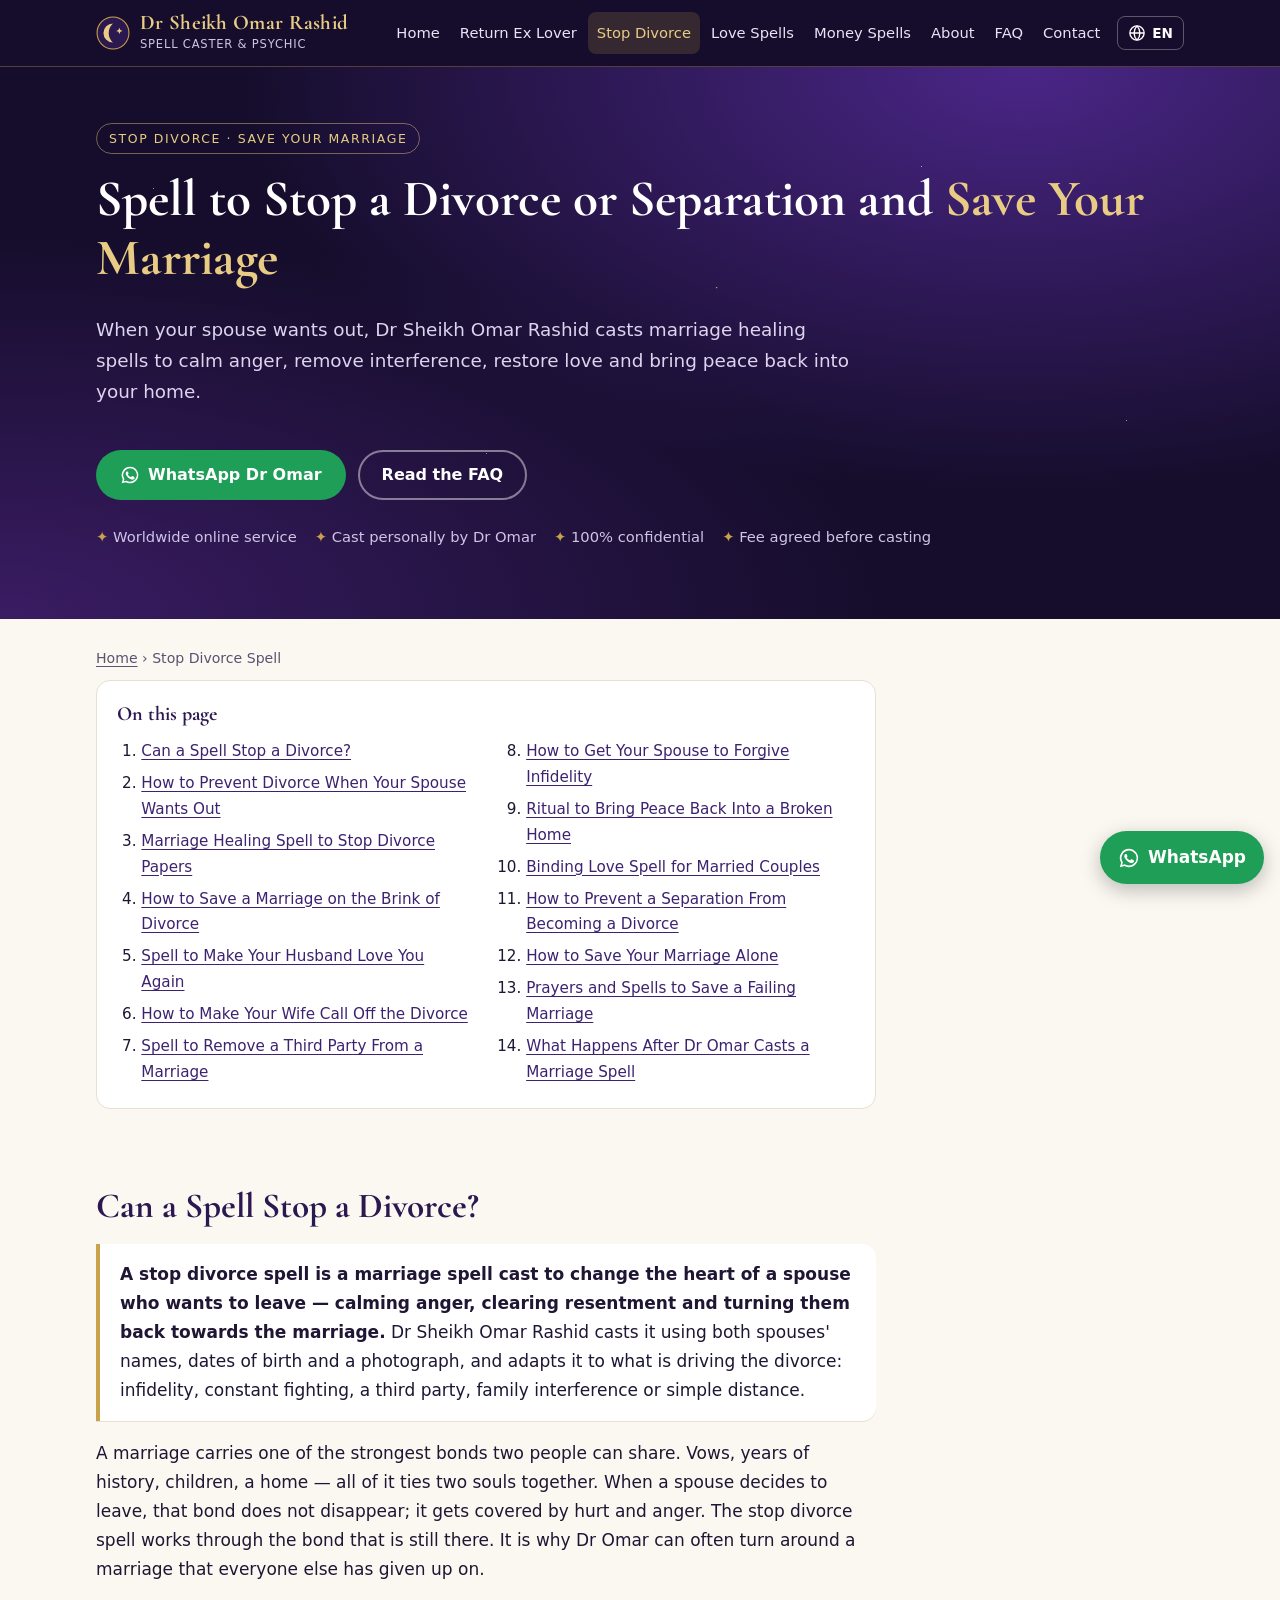
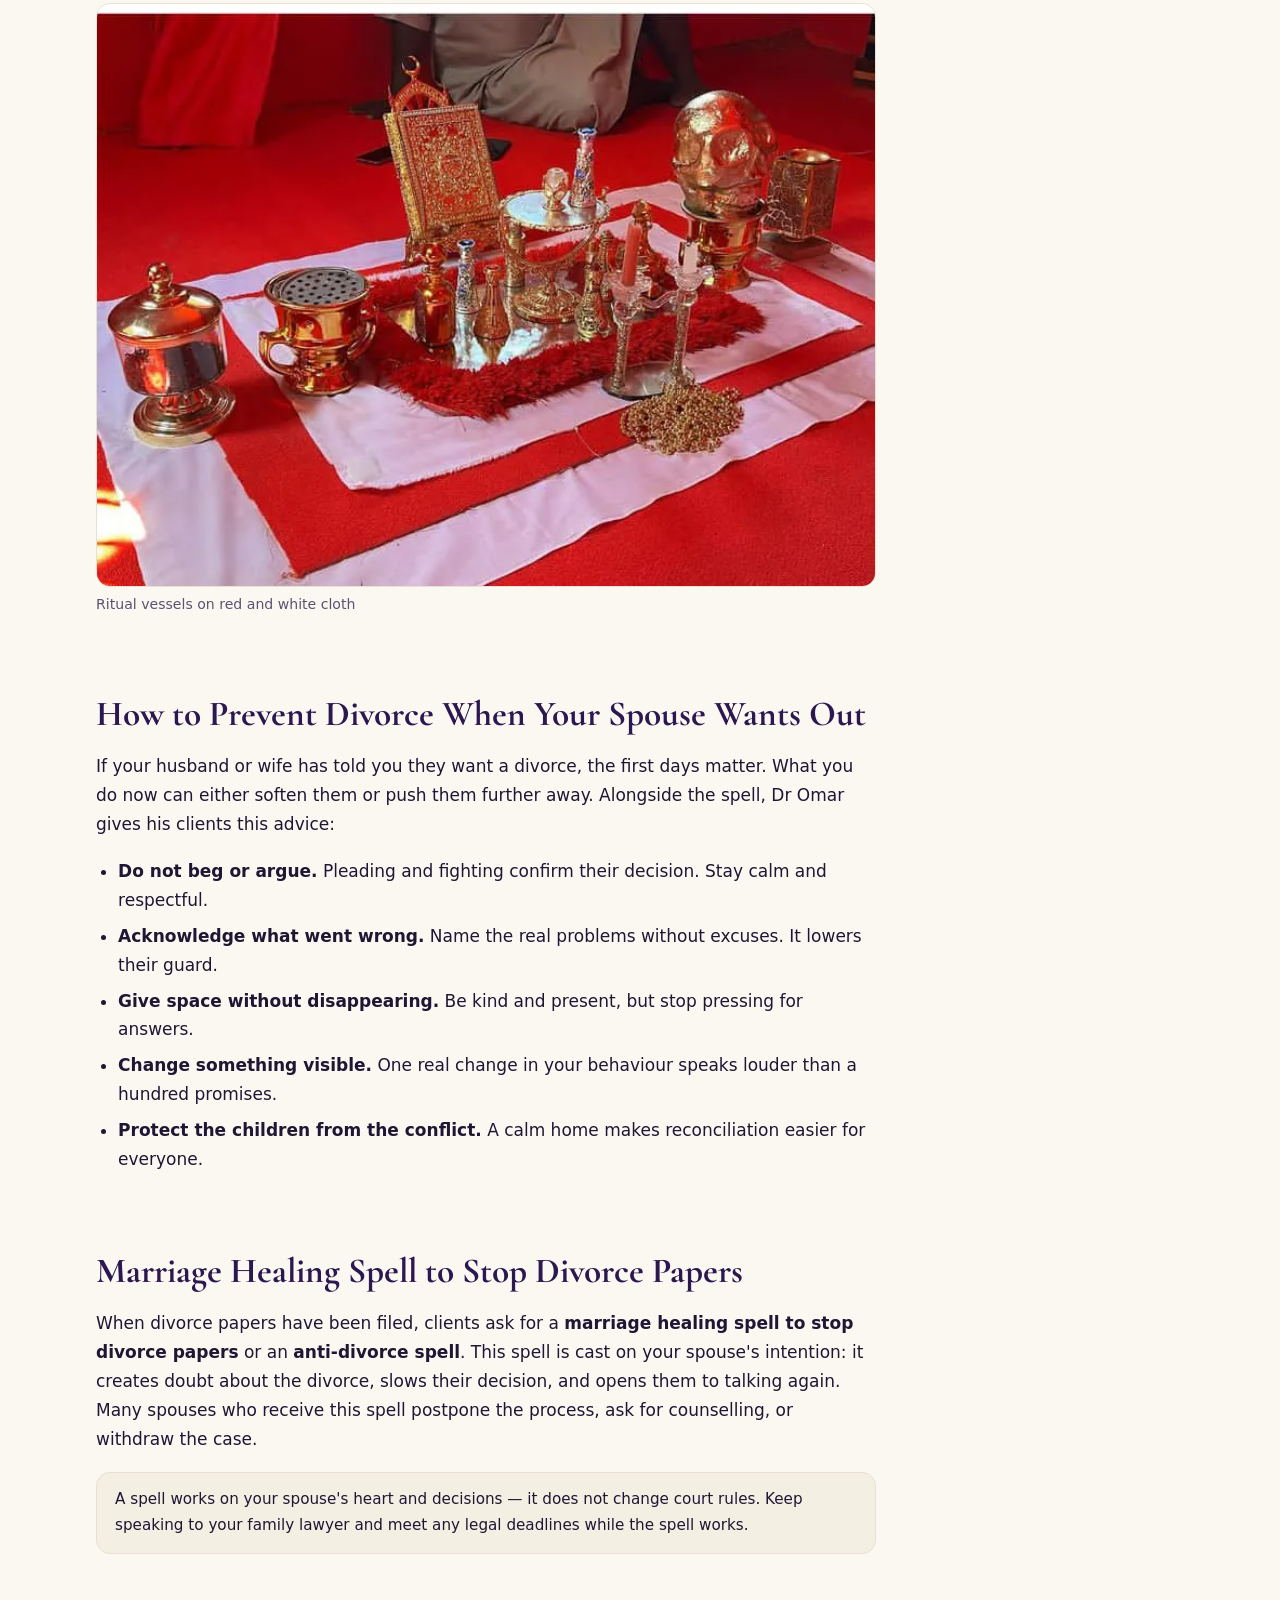
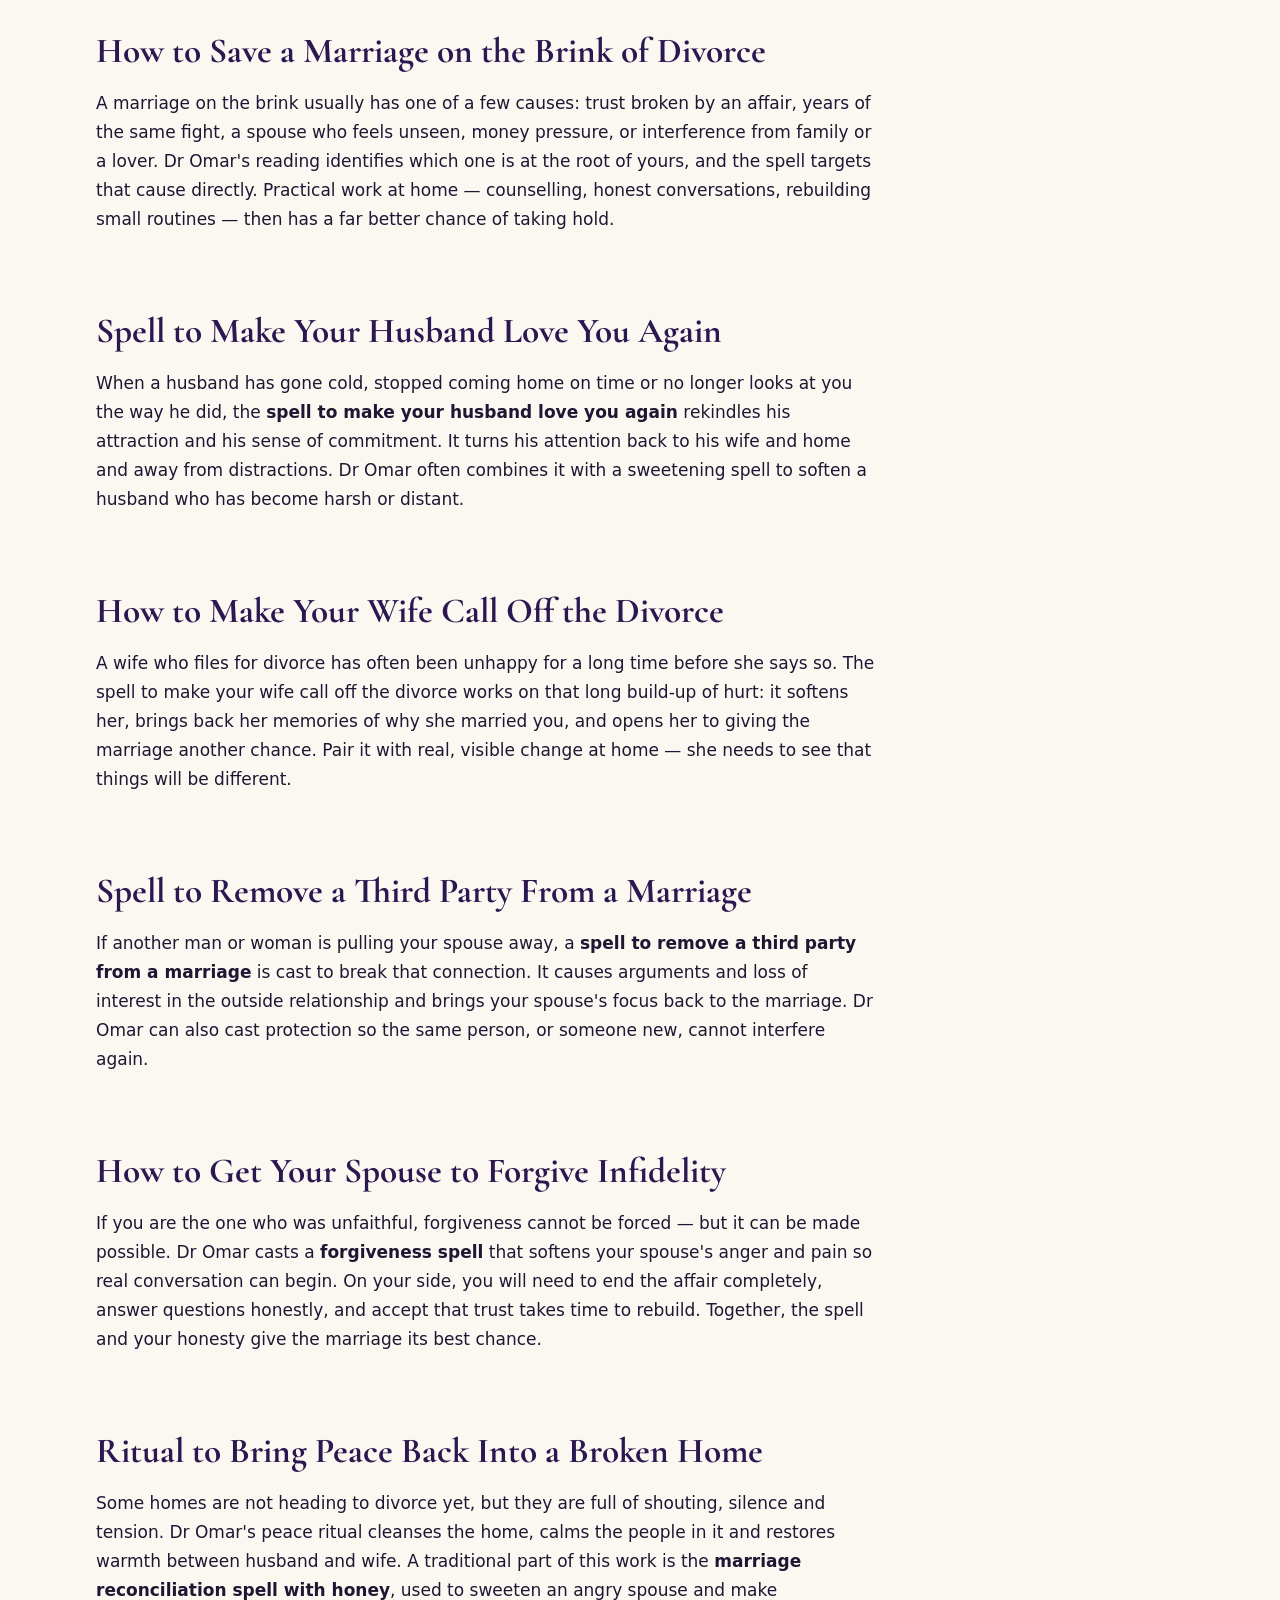
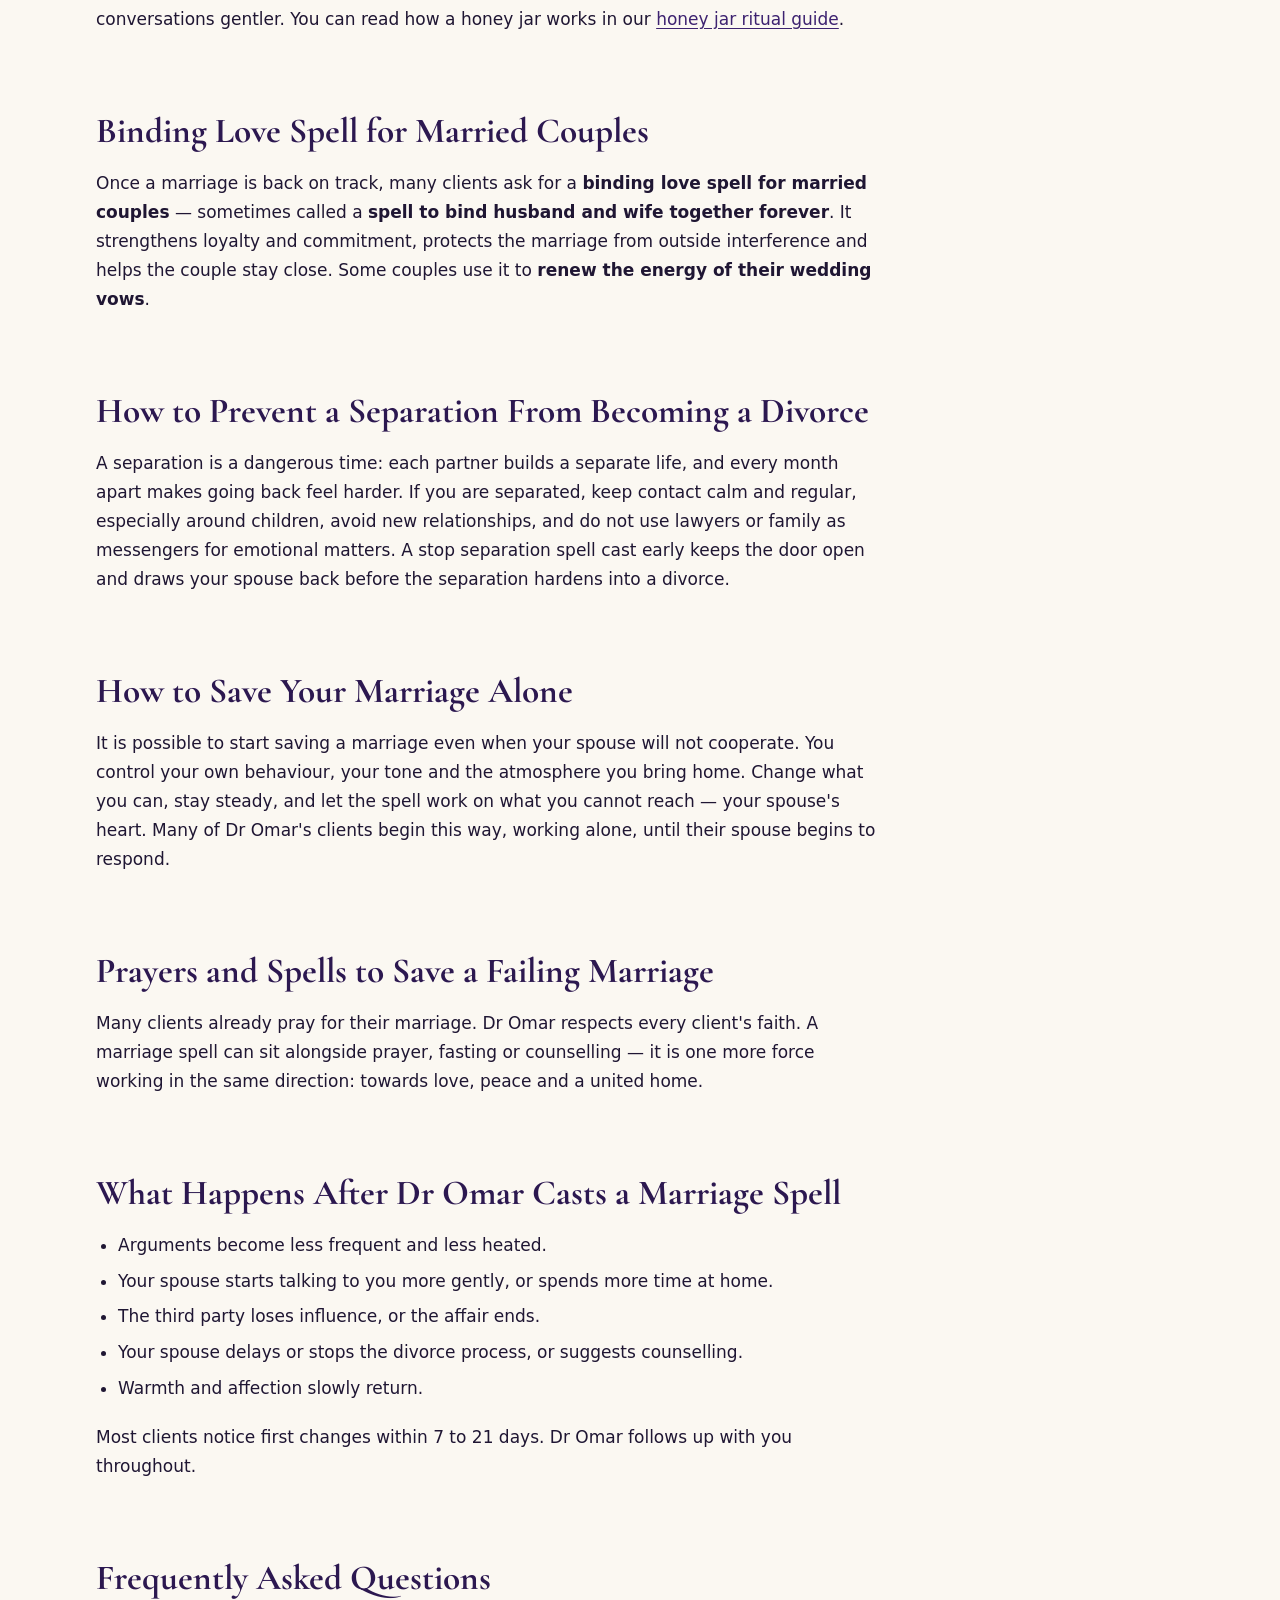
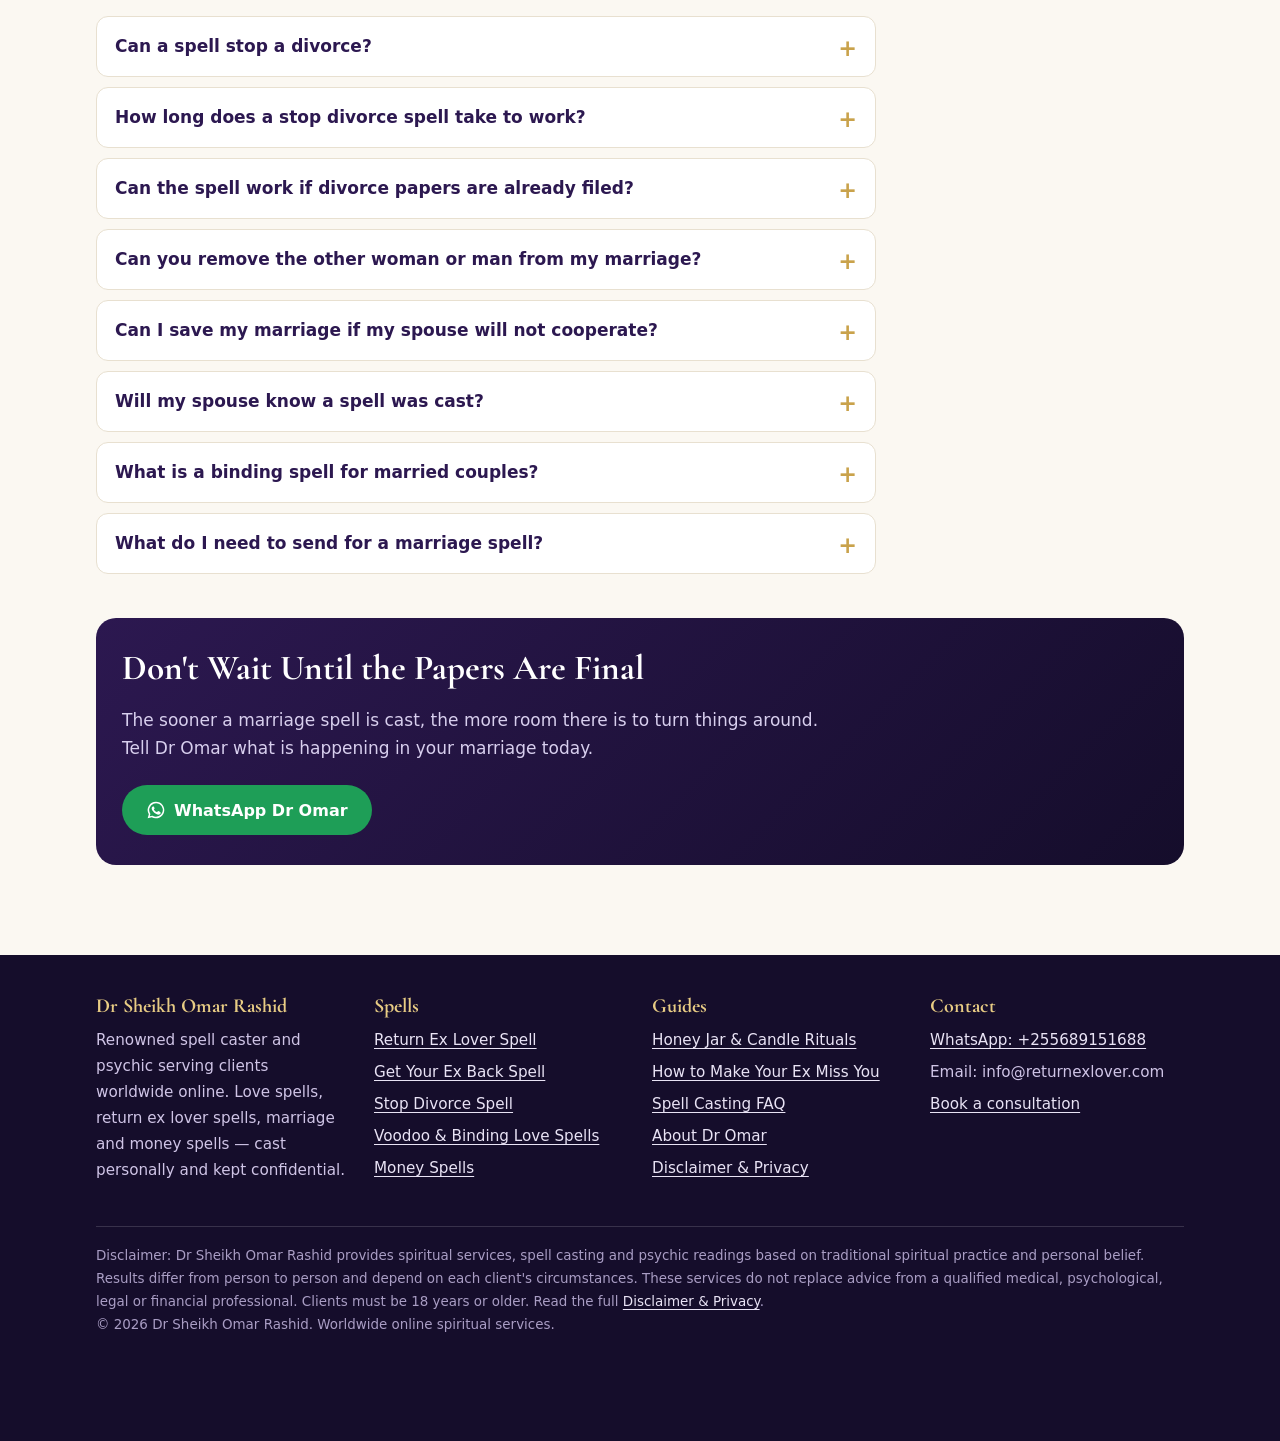
<file: stop-divorce-spell/index.html>
<!doctype html>
<html lang="en">
<head>
<meta charset="utf-8">
<!-- Google tag (gtag.js) -->
<script async src="https://www.googletagmanager.com/gtag/js?id=AW-18481007339"></script>
<script>
  window.dataLayer = window.dataLayer || [];
  function gtag(){dataLayer.push(arguments);}
  gtag('js', new Date());

  gtag('config', 'AW-18481007339');
</script>
<meta name="viewport" content="width=device-width, initial-scale=1">
<title>Stop Divorce Spell &amp; Marriage Spells | Dr Omar Rashid</title>
<meta name="description" content="Spell to stop a divorce or separation and save your marriage. Dr Sheikh Omar Rashid casts marriage healing, binding and reconciliation spells worldwide.">
<link rel="canonical" href="https://www.returnexlover.com/stop-divorce-spell/">
<meta name="robots" content="index, follow, max-snippet:-1, max-image-preview:large">
<meta name="author" content="Dr Sheikh Omar Rashid">
<meta name="theme-color" content="#150d2b">
<meta property="og:type" content="website">
<meta property="og:site_name" content="Dr Sheikh Omar Rashid">
<meta property="og:title" content="Stop Divorce Spell &amp; Marriage Spells | Dr Omar Rashid">
<meta property="og:description" content="Spell to stop a divorce or separation and save your marriage. Dr Sheikh Omar Rashid casts marriage healing, binding and reconciliation spells worldwide.">
<meta property="og:url" content="https://www.returnexlover.com/stop-divorce-spell/">
<meta property="og:image" content="https://www.returnexlover.com/og-image.png">
<meta property="og:image:width" content="1200">
<meta property="og:image:height" content="630">
<meta property="og:locale" content="en_US">
<meta name="twitter:card" content="summary_large_image">
<meta name="twitter:title" content="Stop Divorce Spell &amp; Marriage Spells | Dr Omar Rashid">
<meta name="twitter:description" content="Spell to stop a divorce or separation and save your marriage. Dr Sheikh Omar Rashid casts marriage healing, binding and reconciliation spells worldwide.">
<meta name="twitter:image" content="https://www.returnexlover.com/og-image.png">
<link rel="icon" href="/favicon.svg" type="image/svg+xml">
<link rel="apple-touch-icon" href="/logo.png">
<link rel="preconnect" href="https://fonts.googleapis.com">
<link rel="preconnect" href="https://fonts.gstatic.com" crossorigin>
<link rel="stylesheet" href="https://fonts.googleapis.com/css2?family=Cormorant+Garamond:wght@600;700&amp;display=swap">
<link rel="stylesheet" href="/style.css">
<script type="application/ld+json">
{
 "@context": "https://schema.org",
 "@graph": [
  {
   "@type": "WebSite",
   "@id": "https://www.returnexlover.com/#website",
   "url": "https://www.returnexlover.com/",
   "name": "Dr Sheikh Omar Rashid",
   "description": "Love spell caster and psychic offering worldwide online spell casting.",
   "publisher": {
    "@id": "https://www.returnexlover.com/#org"
   },
   "inLanguage": "en"
  },
  {
   "@type": "Organization",
   "@id": "https://www.returnexlover.com/#org",
   "name": "Dr Sheikh Omar Rashid",
   "alternateName": [
    "Dr Omar Rashid",
    "Sheikh Omar Rashid",
    "Dr Omar Spell Caster"
   ],
   "url": "https://www.returnexlover.com/",
   "logo": "https://www.returnexlover.com/logo.png",
   "image": "https://www.returnexlover.com/og-image.png",
   "description": "Renowned love spell caster and psychic providing return ex lover, stop divorce, voodoo love, binding and money spells to clients worldwide through an online service.",
   "telephone": "+255689151688",
   "email": "info@returnexlover.com",
   "areaServed": {
    "@type": "Place",
    "name": "Worldwide"
   },
   "founder": {
    "@id": "https://www.returnexlover.com/#person"
   },
   "knowsAbout": [
    "Love spells",
    "Return ex lover spells",
    "Get your ex back spells",
    "Voodoo love spells",
    "Binding love spells",
    "Marriage and stop divorce spells",
    "Money spells",
    "Psychic readings"
   ],
   "contactPoint": {
    "@type": "ContactPoint",
    "contactType": "customer service",
    "telephone": "+255689151688",
    "email": "info@returnexlover.com",
    "areaServed": "Worldwide",
    "availableLanguage": [
     "English"
    ]
   }
  },
  {
   "@type": "Person",
   "@id": "https://www.returnexlover.com/#person",
   "name": "Dr Sheikh Omar Rashid",
   "alternateName": [
    "Dr Omar",
    "Sheikh Omar Rashid",
    "Dr Omar Rashid"
   ],
   "jobTitle": "Spiritual Healer, Psychic and Love Spell Caster",
   "url": "https://www.returnexlover.com/about/",
   "image": "https://www.returnexlover.com/img/dr-sheikh-omar-rashid.webp",
   "description": "Traditional spiritual healer, psychic and love spell caster with more than 30 years of experience.",
   "worksFor": {
    "@id": "https://www.returnexlover.com/#org"
   },
   "knowsAbout": [
    "Love spells",
    "Return ex lover spells",
    "Get your ex back spells",
    "Voodoo love spells",
    "Binding love spells",
    "Marriage and stop divorce spells",
    "Money spells",
    "Psychic readings"
   ]
  },
  {
   "@type": "WebPage",
   "@id": "https://www.returnexlover.com/stop-divorce-spell/#webpage",
   "url": "https://www.returnexlover.com/stop-divorce-spell/",
   "name": "Stop Divorce Spell & Marriage Spells | Dr Omar Rashid",
   "description": "Spell to stop a divorce or separation and save your marriage. Dr Sheikh Omar Rashid casts marriage healing, binding and reconciliation spells worldwide.",
   "isPartOf": {
    "@id": "https://www.returnexlover.com/#website"
   },
   "about": {
    "@id": "https://www.returnexlover.com/#org"
   },
   "inLanguage": "en",
   "dateModified": "2026-09-27",
   "breadcrumb": {
    "@id": "https://www.returnexlover.com/stop-divorce-spell/#breadcrumb"
   },
   "primaryImageOfPage": {
    "@type": "ImageObject",
    "url": "https://www.returnexlover.com/og-image.png"
   }
  },
  {
   "@type": "BreadcrumbList",
   "@id": "https://www.returnexlover.com/stop-divorce-spell/#breadcrumb",
   "itemListElement": [
    {
     "@type": "ListItem",
     "position": 1,
     "name": "Home",
     "item": "https://www.returnexlover.com/"
    },
    {
     "@type": "ListItem",
     "position": 2,
     "name": "Stop Divorce Spell",
     "item": "https://www.returnexlover.com/stop-divorce-spell/"
    }
   ]
  },
  {
   "@type": "Service",
   "@id": "https://www.returnexlover.com/stop-divorce-spell/#service",
   "name": "Stop Divorce Spell and Marriage Healing Spell",
   "serviceType": "Marriage reconciliation spell",
   "description": "Spells to stop a divorce or separation, heal a marriage after infidelity, remove a third party, calm an angry spouse and bind husband and wife together, cast worldwide by Dr Sheikh Omar Rashid.",
   "url": "https://www.returnexlover.com/stop-divorce-spell/",
   "provider": {
    "@id": "https://www.returnexlover.com/#org"
   },
   "areaServed": {
    "@type": "Place",
    "name": "Worldwide"
   },
   "availableChannel": {
    "@type": "ServiceChannel",
    "serviceUrl": "https://www.returnexlover.com/contact/",
    "availableLanguage": "English"
   }
  },
  {
   "@type": "FAQPage",
   "@id": "https://www.returnexlover.com/stop-divorce-spell/#faq",
   "mainEntity": [
    {
     "@type": "Question",
     "name": "Can a spell stop a divorce?",
     "acceptedAnswer": {
      "@type": "Answer",
      "text": "A stop divorce spell is cast to change the heart of the spouse who wants to leave — calming anger, clearing resentment and turning them back towards the marriage. Many of Dr Omar's clients' spouses delay or withdraw the divorce after casting. Results differ with each marriage."
     }
    },
    {
     "@type": "Question",
     "name": "How long does a stop divorce spell take to work?",
     "acceptedAnswer": {
      "@type": "Answer",
      "text": "Dr Omar casts within 24 to 72 hours of booking. Most clients notice the first changes within 7 to 21 days, depending on how far the divorce has gone and whether a third party is involved."
     }
    },
    {
     "@type": "Question",
     "name": "Can the spell work if divorce papers are already filed?",
     "acceptedAnswer": {
      "@type": "Answer",
      "text": "Yes. The marriage healing spell to stop divorce papers works on your spouse's decision. Keep working with your lawyer and meeting legal deadlines while the spell works."
     }
    },
    {
     "@type": "Question",
     "name": "Can you remove the other woman or man from my marriage?",
     "acceptedAnswer": {
      "@type": "Answer",
      "text": "Yes. Dr Omar casts a spell to remove a third party from a marriage and can add protection against future interference."
     }
    },
    {
     "@type": "Question",
     "name": "Can I save my marriage if my spouse will not cooperate?",
     "acceptedAnswer": {
      "@type": "Answer",
      "text": "Yes. Many clients begin alone. You change what you can control at home, and the spell works on your spouse's heart until they begin to respond."
     }
    },
    {
     "@type": "Question",
     "name": "Will my spouse know a spell was cast?",
     "acceptedAnswer": {
      "@type": "Answer",
      "text": "No. The spell is cast at a distance and all your details are kept confidential."
     }
    },
    {
     "@type": "Question",
     "name": "What is a binding spell for married couples?",
     "acceptedAnswer": {
      "@type": "Answer",
      "text": "A binding love spell for married couples strengthens loyalty and commitment between husband and wife and protects the marriage from outside interference."
     }
    },
    {
     "@type": "Question",
     "name": "What do I need to send for a marriage spell?",
     "acceptedAnswer": {
      "@type": "Answer",
      "text": "Both spouses' full names and dates of birth, a photo of your spouse or of the two of you, and a short account of what is happening in the marriage."
     }
    }
   ]
  }
 ]
}
</script>
</head>
<body>
<a class="skip" href="#main">Skip to content</a>
<header class="site-header">
<div class="wrap hdr">
<a class="brand" href="/" aria-label="Dr Sheikh Omar Rashid home"><svg viewBox="0 0 64 64" aria-hidden="true"><circle cx="32" cy="32" r="30" fill="#2c1850" stroke="#c9a24b" stroke-width="2"/><path d="M32 14A18 18 0 1 0 32 50A24 24 0 0 1 32 14z" fill="#e8cc84"/><path d="M44 22l1.8 4.2 4.2 1.8-4.2 1.8L44 34l-1.8-4.2-4.2-1.8 4.2-1.8z" fill="#e8cc84"/></svg><span><b class="notranslate" translate="no">Dr Sheikh Omar Rashid</b><small>Spell Caster &amp; Psychic</small></span></a>
<div class="hdr-right">
<nav class="main-nav" id="nav" aria-label="Main"><ul><li><a href="/">Home</a></li><li><a href="/return-ex-lover-spell/">Return Ex Lover</a></li><li><a href="/stop-divorce-spell/" aria-current="page">Stop Divorce</a></li><li><a href="/love-spells/">Love Spells</a></li><li><a href="/money-spells/">Money Spells</a></li><li><a href="/about/">About</a></li><li><a href="/faq/">FAQ</a></li><li><a href="/contact/">Contact</a></li></ul></nav>
<div class="lang notranslate" translate="no"><button class="lang-btn" type="button" aria-haspopup="true" aria-expanded="false" aria-label="Choose language"><svg viewBox="0 0 24 24" aria-hidden="true" fill="none" stroke="currentColor" stroke-width="1.8"><circle cx="12" cy="12" r="9.5"/><path d="M2.5 12h19M12 2.5c2.6 2.8 3.9 6 3.9 9.5s-1.3 6.7-3.9 9.5M12 2.5C9.4 5.3 8.1 8.5 8.1 12s1.3 6.7 3.9 9.5"/></svg><span class="lang-cur">EN</span></button><ul class="lang-list" hidden><li><button type="button" data-lang="en" lang="en">English</button></li><li><button type="button" data-lang="es" lang="es">Español</button></li><li><button type="button" data-lang="fr" lang="fr">Français</button></li><li><button type="button" data-lang="de" lang="de">Deutsch</button></li><li><button type="button" data-lang="it" lang="it">Italiano</button></li><li><button type="button" data-lang="pt" lang="pt">Português</button></li><li><button type="button" data-lang="nl" lang="nl">Nederlands</button></li><li><button type="button" data-lang="pl" lang="pl">Polski</button></li><li><button type="button" data-lang="sv" lang="sv">Svenska</button></li><li><button type="button" data-lang="no" lang="no">Norsk</button></li><li><button type="button" data-lang="da" lang="da">Dansk</button></li><li><button type="button" data-lang="fi" lang="fi">Suomi</button></li><li><button type="button" data-lang="el" lang="el">Ελληνικά</button></li><li><button type="button" data-lang="cs" lang="cs">Čeština</button></li><li><button type="button" data-lang="hu" lang="hu">Magyar</button></li><li><button type="button" data-lang="ro" lang="ro">Română</button></li><li><button type="button" data-lang="bg" lang="bg">Български</button></li><li><button type="button" data-lang="hr" lang="hr">Hrvatski</button></li><li><button type="button" data-lang="ru" lang="ru">Русский</button></li><li><button type="button" data-lang="uk" lang="uk">Українська</button></li><li><button type="button" data-lang="tr" lang="tr">Türkçe</button></li><li><button type="button" data-lang="ar" lang="ar">العربية</button></li><li><button type="button" data-lang="iw" lang="he">עברית</button></li><li><button type="button" data-lang="fa" lang="fa">فارسی</button></li><li><button type="button" data-lang="hi" lang="hi">हिन्दी</button></li><li><button type="button" data-lang="zh-CN" lang="zh">简体中文</button></li><li><button type="button" data-lang="zh-TW" lang="zh">繁體中文</button></li><li><button type="button" data-lang="ja" lang="ja">日本語</button></li><li><button type="button" data-lang="ko" lang="ko">한국어</button></li><li><button type="button" data-lang="th" lang="th">ไทย</button></li><li><button type="button" data-lang="vi" lang="vi">Tiếng Việt</button></li><li><button type="button" data-lang="id" lang="id">Bahasa Indonesia</button></li><li><button type="button" data-lang="ms" lang="ms">Bahasa Melayu</button></li><li><button type="button" data-lang="tl" lang="tl">Filipino</button></li><li><button type="button" data-lang="sw" lang="sw">Kiswahili</button></li><li><button type="button" data-lang="am" lang="am">አማርኛ</button></li><li><button type="button" data-lang="ha" lang="ha">Hausa</button></li><li><button type="button" data-lang="yo" lang="yo">Yorùbá</button></li></ul></div>
<button class="menu-btn" aria-expanded="false" aria-controls="nav" aria-label="Menu"><svg viewBox="0 0 24 24" aria-hidden="true" fill="none" stroke="currentColor" stroke-width="2" stroke-linecap="round"><path d="M4 7h16M4 12h16M4 17h16"/></svg></button>
</div>
</div>
</header>
<main id="main">
<section class="hero">
<div class="wrap hero-grid">
<div class="hero-text">
<span class="eyebrow">Stop Divorce · Save Your Marriage</span>
<h1>Spell to Stop a Divorce or Separation and <span>Save Your Marriage</span></h1>
<p class="lead">When your spouse wants out, <span class="notranslate" translate="no">Dr Sheikh Omar Rashid</span> casts marriage healing spells to calm anger, remove interference, restore love and bring peace back into your home.</p>
</div>

<div class="hero-actions">
<div class="cta-row"><a class="btn btn-wa" href="https://wa.me/255689151688?text=Hello%20Dr%20Omar%2C%20I%20need%20a%20spell%20to%20stop%20a%20divorce%20and%20save%20my%20marriage." rel="nofollow"><svg viewBox="0 0 24 24" aria-hidden="true" fill="currentColor"><path d="M12 2a10 10 0 0 0-8.6 15.1L2 22l5-1.3A10 10 0 1 0 12 2zm0 18.2a8.2 8.2 0 0 1-4.2-1.2l-.3-.2-3 .8.8-2.9-.2-.3A8.2 8.2 0 1 1 12 20.2zm4.5-6.1c-.2-.1-1.5-.7-1.7-.8-.2-.1-.4-.1-.6.1l-.8 1c-.1.2-.3.2-.5.1a6.7 6.7 0 0 1-3.3-2.9c-.3-.4.3-.4.7-1.3.1-.2 0-.3 0-.4l-.8-1.8c-.2-.5-.4-.4-.6-.4h-.5a1 1 0 0 0-.7.3 3 3 0 0 0-.9 2.2 5.2 5.2 0 0 0 1.1 2.7 11.8 11.8 0 0 0 4.5 4c1.7.7 2.3.8 3.2.6a2.7 2.7 0 0 0 1.8-1.3 2.2 2.2 0 0 0 .2-1.3c-.1-.1-.3-.2-.5-.3z"/></svg> WhatsApp Dr Omar</a><a class="btn btn-ghost" href="/faq/">Read the FAQ</a></div>
<ul class="trust"><li>Worldwide online service</li><li>Cast personally by Dr Omar</li><li>100% confidential</li><li>Fee agreed before casting</li></ul>
</div>
</div>
</section>
<div class="wrap content">
<nav class="crumbs" aria-label="Breadcrumb"><a href="/">Home</a> › <span>Stop Divorce Spell</span></nav>

<nav class="toc" aria-label="On this page"><strong>On this page</strong><ol><li><a href="#can-a-spell-stop-a-divorce">Can a Spell Stop a Divorce?</a></li><li><a href="#how-to-prevent-divorce-when-your-spouse-wants-out">How to Prevent Divorce When Your Spouse Wants Out</a></li><li><a href="#marriage-healing-spell-to-stop-divorce-papers">Marriage Healing Spell to Stop Divorce Papers</a></li><li><a href="#how-to-save-a-marriage-on-the-brink-of-divorce">How to Save a Marriage on the Brink of Divorce</a></li><li><a href="#spell-to-make-your-husband-love-you-again">Spell to Make Your Husband Love You Again</a></li><li><a href="#how-to-make-your-wife-call-off-the-divorce">How to Make Your Wife Call Off the Divorce</a></li><li><a href="#spell-to-remove-a-third-party-from-a-marriage">Spell to Remove a Third Party From a Marriage</a></li><li><a href="#how-to-get-your-spouse-to-forgive-infidelity">How to Get Your Spouse to Forgive Infidelity</a></li><li><a href="#ritual-to-bring-peace-back-into-a-broken-home">Ritual to Bring Peace Back Into a Broken Home</a></li><li><a href="#binding-love-spell-for-married-couples">Binding Love Spell for Married Couples</a></li><li><a href="#how-to-prevent-a-separation-from-becoming-a-divorce">How to Prevent a Separation From Becoming a Divorce</a></li><li><a href="#how-to-save-your-marriage-alone">How to Save Your Marriage Alone</a></li><li><a href="#prayers-and-spells-to-save-a-failing-marriage">Prayers and Spells to Save a Failing Marriage</a></li><li><a href="#what-happens-after-dr-omar-casts-a-marriage-spell">What Happens After Dr Omar Casts a Marriage Spell</a></li></ol></nav>
<div class="prose-wrap">

<section class="prose">
<h2 id="can-a-spell-stop-a-divorce">Can a Spell Stop a Divorce?</h2>
<p class="answer"><strong>A stop divorce spell is a marriage spell cast to change the heart of a spouse who wants to leave — calming anger, clearing resentment and turning them back towards the marriage.</strong> <span class="notranslate" translate="no">Dr Sheikh Omar Rashid</span> casts it using both spouses' names, dates of birth and a photograph, and adapts it to what is driving the divorce: infidelity, constant fighting, a third party, family interference or simple distance.</p>
<p>A marriage carries one of the strongest bonds two people can share. Vows, years of history, children, a home — all of it ties two souls together. When a spouse decides to leave, that bond does not disappear; it gets covered by hurt and anger. The stop divorce spell works through the bond that is still there. It is why Dr Omar can often turn around a marriage that everyone else has given up on.</p>

<figure class="media-figure"><img src="/img/ritual-setup-red-white-cloth.webp" alt="Gold-coloured ritual vessels, candles and an incense burner on red and white cloth" width="719" height="538" loading="lazy" decoding="async"><figcaption>Ritual vessels on red and white cloth</figcaption></figure>

<h2 id="how-to-prevent-divorce-when-your-spouse-wants-out">How to Prevent Divorce When Your Spouse Wants Out</h2>
<p>If your husband or wife has told you they want a divorce, the first days matter. What you do now can either soften them or push them further away. Alongside the spell, Dr Omar gives his clients this advice:</p>
<ul>
<li><strong>Do not beg or argue.</strong> Pleading and fighting confirm their decision. Stay calm and respectful.</li>
<li><strong>Acknowledge what went wrong.</strong> Name the real problems without excuses. It lowers their guard.</li>
<li><strong>Give space without disappearing.</strong> Be kind and present, but stop pressing for answers.</li>
<li><strong>Change something visible.</strong> One real change in your behaviour speaks louder than a hundred promises.</li>
<li><strong>Protect the children from the conflict.</strong> A calm home makes reconciliation easier for everyone.</li>
</ul>

<h2 id="marriage-healing-spell-to-stop-divorce-papers">Marriage Healing Spell to Stop Divorce Papers</h2>
<p>When divorce papers have been filed, clients ask for a <strong>marriage healing spell to stop divorce papers</strong> or an <strong>anti-divorce spell</strong>. This spell is cast on your spouse's intention: it creates doubt about the divorce, slows their decision, and opens them to talking again. Many spouses who receive this spell postpone the process, ask for counselling, or withdraw the case.</p>
<p class="note">A spell works on your spouse's heart and decisions — it does not change court rules. Keep speaking to your family lawyer and meet any legal deadlines while the spell works.</p>

<h2 id="how-to-save-a-marriage-on-the-brink-of-divorce">How to Save a Marriage on the Brink of Divorce</h2>
<p>A marriage on the brink usually has one of a few causes: trust broken by an affair, years of the same fight, a spouse who feels unseen, money pressure, or interference from family or a lover. Dr Omar's reading identifies which one is at the root of yours, and the spell targets that cause directly. Practical work at home — counselling, honest conversations, rebuilding small routines — then has a far better chance of taking hold.</p>

<h2 id="spell-to-make-your-husband-love-you-again">Spell to Make Your Husband Love You Again</h2>
<p>When a husband has gone cold, stopped coming home on time or no longer looks at you the way he did, the <strong>spell to make your husband love you again</strong> rekindles his attraction and his sense of commitment. It turns his attention back to his wife and home and away from distractions. Dr Omar often combines it with a sweetening spell to soften a husband who has become harsh or distant.</p>

<h2 id="how-to-make-your-wife-call-off-the-divorce">How to Make Your Wife Call Off the Divorce</h2>
<p>A wife who files for divorce has often been unhappy for a long time before she says so. The spell to make your wife call off the divorce works on that long build-up of hurt: it softens her, brings back her memories of why she married you, and opens her to giving the marriage another chance. Pair it with real, visible change at home — she needs to see that things will be different.</p>

<h2 id="spell-to-remove-a-third-party-from-a-marriage">Spell to Remove a Third Party From a Marriage</h2>
<p>If another man or woman is pulling your spouse away, a <strong>spell to remove a third party from a marriage</strong> is cast to break that connection. It causes arguments and loss of interest in the outside relationship and brings your spouse's focus back to the marriage. Dr Omar can also cast protection so the same person, or someone new, cannot interfere again.</p>

<h2 id="how-to-get-your-spouse-to-forgive-infidelity">How to Get Your Spouse to Forgive Infidelity</h2>
<p>If you are the one who was unfaithful, forgiveness cannot be forced — but it can be made possible. Dr Omar casts a <strong>forgiveness spell</strong> that softens your spouse's anger and pain so real conversation can begin. On your side, you will need to end the affair completely, answer questions honestly, and accept that trust takes time to rebuild. Together, the spell and your honesty give the marriage its best chance.</p>

<h2 id="ritual-to-bring-peace-back-into-a-broken-home">Ritual to Bring Peace Back Into a Broken Home</h2>
<p>Some homes are not heading to divorce yet, but they are full of shouting, silence and tension. Dr Omar's peace ritual cleanses the home, calms the people in it and restores warmth between husband and wife. A traditional part of this work is the <strong>marriage reconciliation spell with honey</strong>, used to sweeten an angry spouse and make conversations gentler. You can read how a honey jar works in our <a href="/get-ex-back-rituals/#honey-jar-spell-to-get-ex-back">honey jar ritual guide</a>.</p>

<h2 id="binding-love-spell-for-married-couples">Binding Love Spell for Married Couples</h2>
<p>Once a marriage is back on track, many clients ask for a <strong>binding love spell for married couples</strong> — sometimes called a <strong>spell to bind husband and wife together forever</strong>. It strengthens loyalty and commitment, protects the marriage from outside interference and helps the couple stay close. Some couples use it to <strong>renew the energy of their wedding vows</strong>.</p>

<h2 id="how-to-prevent-a-separation-from-becoming-a-divorce">How to Prevent a Separation From Becoming a Divorce</h2>
<p>A separation is a dangerous time: each partner builds a separate life, and every month apart makes going back feel harder. If you are separated, keep contact calm and regular, especially around children, avoid new relationships, and do not use lawyers or family as messengers for emotional matters. A stop separation spell cast early keeps the door open and draws your spouse back before the separation hardens into a divorce.</p>

<h2 id="how-to-save-your-marriage-alone">How to Save Your Marriage Alone</h2>
<p>It is possible to start saving a marriage even when your spouse will not cooperate. You control your own behaviour, your tone and the atmosphere you bring home. Change what you can, stay steady, and let the spell work on what you cannot reach — your spouse's heart. Many of Dr Omar's clients begin this way, working alone, until their spouse begins to respond.</p>

<h2 id="prayers-and-spells-to-save-a-failing-marriage">Prayers and Spells to Save a Failing Marriage</h2>
<p>Many clients already pray for their marriage. Dr Omar respects every client's faith. A marriage spell can sit alongside prayer, fasting or counselling — it is one more force working in the same direction: towards love, peace and a united home.</p>

<h2 id="what-happens-after-dr-omar-casts-a-marriage-spell">What Happens After Dr Omar Casts a Marriage Spell</h2>
<ul>
<li>Arguments become less frequent and less heated.</li>
<li>Your spouse starts talking to you more gently, or spends more time at home.</li>
<li>The third party loses influence, or the affair ends.</li>
<li>Your spouse delays or stops the divorce process, or suggests counselling.</li>
<li>Warmth and affection slowly return.</li>
</ul>
<p>Most clients notice first changes within 7 to 21 days. Dr Omar follows up with you throughout.</p>
</section>

</div>
<section class="faq prose"><h2 id="faq">Frequently Asked Questions</h2>
<details><summary>Can a spell stop a divorce?</summary><div><p>A stop divorce spell is cast to change the heart of the spouse who wants to leave — calming anger, clearing resentment and turning them back towards the marriage. Many of Dr Omar's clients' spouses delay or withdraw the divorce after casting. Results differ with each marriage.</p></div></details>
<details><summary>How long does a stop divorce spell take to work?</summary><div><p>Dr Omar casts within 24 to 72 hours of booking. Most clients notice the first changes within 7 to 21 days, depending on how far the divorce has gone and whether a third party is involved.</p></div></details>
<details><summary>Can the spell work if divorce papers are already filed?</summary><div><p>Yes. The marriage healing spell to stop divorce papers works on your spouse's decision. Keep working with your lawyer and meeting legal deadlines while the spell works.</p></div></details>
<details><summary>Can you remove the other woman or man from my marriage?</summary><div><p>Yes. Dr Omar casts a spell to remove a third party from a marriage and can add protection against future interference.</p></div></details>
<details><summary>Can I save my marriage if my spouse will not cooperate?</summary><div><p>Yes. Many clients begin alone. You change what you can control at home, and the spell works on your spouse's heart until they begin to respond.</p></div></details>
<details><summary>Will my spouse know a spell was cast?</summary><div><p>No. The spell is cast at a distance and all your details are kept confidential.</p></div></details>
<details><summary>What is a binding spell for married couples?</summary><div><p>A binding love spell for married couples strengthens loyalty and commitment between husband and wife and protects the marriage from outside interference.</p></div></details>
<details><summary>What do I need to send for a marriage spell?</summary><div><p>Both spouses' full names and dates of birth, a photo of your spouse or of the two of you, and a short account of what is happening in the marriage.</p></div></details>
</section>
<section class="cta-band">
<h2 id="book">Don't Wait Until the Papers Are Final</h2>
<p>The sooner a marriage spell is cast, the more room there is to turn things around. Tell Dr Omar what is happening in your marriage today.</p>
<div class="cta-row"><a class="btn btn-wa" href="https://wa.me/255689151688?text=Hello%20Dr%20Omar%2C%20I%20need%20a%20spell%20to%20stop%20a%20divorce%20and%20save%20my%20marriage." rel="nofollow"><svg viewBox="0 0 24 24" aria-hidden="true" fill="currentColor"><path d="M12 2a10 10 0 0 0-8.6 15.1L2 22l5-1.3A10 10 0 1 0 12 2zm0 18.2a8.2 8.2 0 0 1-4.2-1.2l-.3-.2-3 .8.8-2.9-.2-.3A8.2 8.2 0 1 1 12 20.2zm4.5-6.1c-.2-.1-1.5-.7-1.7-.8-.2-.1-.4-.1-.6.1l-.8 1c-.1.2-.3.2-.5.1a6.7 6.7 0 0 1-3.3-2.9c-.3-.4.3-.4.7-1.3.1-.2 0-.3 0-.4l-.8-1.8c-.2-.5-.4-.4-.6-.4h-.5a1 1 0 0 0-.7.3 3 3 0 0 0-.9 2.2 5.2 5.2 0 0 0 1.1 2.7 11.8 11.8 0 0 0 4.5 4c1.7.7 2.3.8 3.2.6a2.7 2.7 0 0 0 1.8-1.3 2.2 2.2 0 0 0 .2-1.3c-.1-.1-.3-.2-.5-.3z"/></svg> WhatsApp Dr Omar</a></div>
</section>
</div>
</main>
<footer class="site-footer">
<div class="wrap">
<div class="fgrid">
<div><h3><span class="notranslate" translate="no">Dr Sheikh Omar Rashid</span></h3><p>Renowned spell caster and psychic serving clients worldwide online. Love spells, return ex lover spells, marriage and money spells — cast personally and kept confidential.</p></div>
<div><h3>Spells</h3><ul>
<li><a href="/return-ex-lover-spell/">Return Ex Lover Spell</a></li>
<li><a href="/return-ex-lover-spell/">Get Your Ex Back Spell</a></li>
<li><a href="/stop-divorce-spell/">Stop Divorce Spell</a></li>
<li><a href="/love-spells/">Voodoo &amp; Binding Love Spells</a></li>
<li><a href="/money-spells/">Money Spells</a></li></ul></div>
<div><h3>Guides</h3><ul>
<li><a href="/get-ex-back-rituals/">Honey Jar &amp; Candle Rituals</a></li>
<li><a href="/make-your-ex-miss-you/">How to Make Your Ex Miss You</a></li>
<li><a href="/faq/">Spell Casting FAQ</a></li>
<li><a href="/about/">About Dr Omar</a></li>
<li><a href="/disclaimer/">Disclaimer &amp; Privacy</a></li></ul></div>
<div><h3>Contact</h3><ul>
<li><a href="https://wa.me/255689151688?text=Hello%20Dr%20Omar%2C%20I%20would%20like%20a%20consultation." rel="nofollow">WhatsApp: +255689151688</a></li>
<li>Email: <span class="notranslate" translate="no">info@returnexlover.com</span></li>
<li><a href="/contact/">Book a consultation</a></li></ul></div>
</div>
<p class="disclaimer">Disclaimer: <span class="notranslate" translate="no">Dr Sheikh Omar Rashid</span> provides spiritual services, spell casting and psychic readings based on traditional spiritual practice and personal belief. Results differ from person to person and depend on each client's circumstances. These services do not replace advice from a qualified medical, psychological, legal or financial professional. Clients must be 18 years or older. Read the full <a href="/disclaimer/">Disclaimer &amp; Privacy</a>.<br>© 2026 <span class="notranslate" translate="no">Dr Sheikh Omar Rashid</span>. Worldwide online spiritual services.</p>
</div>
</footer>
<a class="wa-float" href="https://wa.me/255689151688?text=Hello%20Dr%20Omar%2C%20I%20need%20a%20spell%20to%20stop%20a%20divorce%20and%20save%20my%20marriage." rel="nofollow" aria-label="Chat with Dr Omar on WhatsApp"><svg viewBox="0 0 24 24" aria-hidden="true" fill="currentColor"><path d="M12 2a10 10 0 0 0-8.6 15.1L2 22l5-1.3A10 10 0 1 0 12 2zm0 18.2a8.2 8.2 0 0 1-4.2-1.2l-.3-.2-3 .8.8-2.9-.2-.3A8.2 8.2 0 1 1 12 20.2zm4.5-6.1c-.2-.1-1.5-.7-1.7-.8-.2-.1-.4-.1-.6.1l-.8 1c-.1.2-.3.2-.5.1a6.7 6.7 0 0 1-3.3-2.9c-.3-.4.3-.4.7-1.3.1-.2 0-.3 0-.4l-.8-1.8c-.2-.5-.4-.4-.6-.4h-.5a1 1 0 0 0-.7.3 3 3 0 0 0-.9 2.2 5.2 5.2 0 0 0 1.1 2.7 11.8 11.8 0 0 0 4.5 4c1.7.7 2.3.8 3.2.6a2.7 2.7 0 0 0 1.8-1.3 2.2 2.2 0 0 0 .2-1.3c-.1-.1-.3-.2-.5-.3z"/></svg><span>WhatsApp</span></a>
<script>
(function(){var b=document.querySelector('.menu-btn'),n=document.getElementById('nav');
if(b&&n)b.addEventListener('click',function(){var o=n.classList.toggle('open');b.setAttribute('aria-expanded',o)});})();
</script>
<script src="/lang.js" defer></script>
</body>
</html>
</file>
<file: style.css>
/* Dr Sheikh Omar Rashid — site styles */
:root{
  --night:#150d2b; --plum:#2c1850; --plum-2:#3d2270;
  --gold:#c9a24b; --gold-2:#e8cc84;
  --paper:#fbf8f2; --card:#ffffff; --ink:#1f1633; --muted:#5b5270; --line:#e8e0d0;
  --wa:#1e9e57; --wa-dark:#16804a;
  --radius:14px; --wrap:1120px;
  --serif:"Cormorant Garamond",Georgia,"Times New Roman",serif;
  --sans:system-ui,-apple-system,"Segoe UI",Roboto,"Helvetica Neue",Arial,sans-serif;
}
*{box-sizing:border-box}
html{scroll-behavior:smooth;-webkit-text-size-adjust:100%}
body{margin:0;background:var(--paper);color:var(--ink);font:17px/1.7 var(--sans)}
img,svg{max-width:100%;height:auto}
a{color:var(--plum-2);text-underline-offset:3px}
a:hover{color:#6b3fb0}
h1,h2,h3{font-family:var(--serif);line-height:1.15;color:var(--plum);margin:0 0 .5em}
h1{font-size:clamp(2rem,5vw,3.2rem)}
h2{font-size:clamp(1.6rem,3.4vw,2.2rem);margin-top:2.2em;scroll-margin-top:90px}
h3{font-size:1.4rem;margin-top:1.6em}
p{margin:0 0 1.1em}
ul,ol{padding-left:1.3em;margin:0 0 1.2em}
li{margin-bottom:.4em}
.wrap{max-width:var(--wrap);margin:0 auto;padding:0 16px}
.skip{position:absolute;left:-999px;top:0;background:#fff;padding:8px 12px;z-index:100}
.skip:focus{left:8px}

/* Header */
.site-header{background:var(--night);position:sticky;top:0;z-index:50;border-bottom:1px solid rgba(201,162,75,.35)}
.hdr{display:flex;align-items:center;justify-content:space-between;gap:12px;min-height:66px}
.brand{display:flex;align-items:center;gap:10px;text-decoration:none;color:#fff}
.brand svg{width:34px;height:34px;flex:none}
.brand b{font-family:var(--serif);font-size:1.3rem;letter-spacing:.3px;color:var(--gold-2);display:block;line-height:1.1}
.brand small{display:block;white-space:nowrap;font-size:.72rem;color:#cfc4e6;letter-spacing:.8px;text-transform:uppercase}
.menu-btn{display:none;background:none;border:1px solid rgba(255,255,255,.3);color:#fff;border-radius:8px;padding:8px 12px;font:600 .9rem var(--sans);cursor:pointer}
.main-nav ul{list-style:none;margin:0;padding:0;display:flex;gap:2px;flex-wrap:nowrap}
.main-nav li{margin:0}
.main-nav a{display:block;color:#e9e3f5;text-decoration:none;font-size:.92rem;padding:8px 9px;border-radius:8px;white-space:nowrap}
.main-nav a:hover,.main-nav a[aria-current="page"]{background:rgba(201,162,75,.18);color:var(--gold-2)}
@media (max-width:1100px){
  .menu-btn{display:block}
  .main-nav{display:none;position:absolute;left:0;right:0;top:100%;background:var(--night);border-bottom:1px solid rgba(201,162,75,.35);padding:8px 16px 16px}
  .main-nav.open{display:block}
  .main-nav ul{flex-direction:column}
  .main-nav a{padding:12px 10px;font-size:1rem}
}

/* Hero */
.hero{color:#f3eefc;padding:56px 0 64px;
  background:
   radial-gradient(1px 1px at 12% 22%,#fff8 50%,transparent 51%),
   radial-gradient(1px 1px at 72% 18%,#fff9 50%,transparent 51%),
   radial-gradient(1.5px 1.5px at 38% 70%,#fff7 50%,transparent 51%),
   radial-gradient(1px 1px at 88% 64%,#fff8 50%,transparent 51%),
   radial-gradient(1.5px 1.5px at 56% 40%,#ffe9a8aa 50%,transparent 51%),
   radial-gradient(ellipse at 80% 0%,#4a2687 0%,transparent 55%),
   radial-gradient(ellipse at 0% 100%,#3a1c63 0%,transparent 50%),
   var(--night)}
.hero h1{color:#fff}
.hero h1 span{color:var(--gold-2)}
.eyebrow{display:inline-block;font-size:.78rem;letter-spacing:1.6px;text-transform:uppercase;color:var(--gold-2);border:1px solid rgba(232,204,132,.45);border-radius:999px;padding:4px 12px;margin-bottom:16px}
.lead{font-size:1.15rem;max-width:760px;color:#ddd4ef}
.cta-row{display:flex;flex-wrap:wrap;gap:12px;margin-top:22px}
.btn{display:inline-flex;align-items:center;gap:8px;text-decoration:none;font-weight:700;border-radius:999px;padding:13px 22px;font-size:1rem;line-height:1.2;border:2px solid transparent}
.btn svg{width:20px;height:20px;flex:none}
.btn-wa{background:var(--wa);color:#fff}
.btn-wa:hover{background:var(--wa-dark);color:#fff}
.btn-gold{background:var(--gold);color:#1a1030}
.btn-gold:hover{background:var(--gold-2);color:#1a1030}
.btn-ghost{border-color:rgba(255,255,255,.45);color:#fff}
.btn-ghost:hover{border-color:var(--gold-2);color:var(--gold-2)}
.trust{display:flex;flex-wrap:wrap;gap:8px 18px;list-style:none;padding:0;margin:24px 0 0;font-size:.92rem;color:#cfc4e6}
.trust li::before{content:"✦ ";color:var(--gold)}

/* Content */
.content{padding:28px 16px 40px}
.crumbs{font-size:.88rem;color:var(--muted);margin-bottom:10px}
.crumbs a{color:var(--muted)}
.prose{max-width:780px}
.answer{background:#fff;border-left:4px solid var(--gold);padding:16px 20px;border-radius:0 var(--radius) var(--radius) 0;box-shadow:0 1px 0 var(--line)}
.toc{background:#fff;border:1px solid var(--line);border-radius:var(--radius);padding:16px 20px;margin:8px 0 10px;max-width:780px}
.toc strong{font-family:var(--serif);font-size:1.25rem;color:var(--plum)}
.toc ol{margin:.5em 0 0;columns:2;column-gap:56px;font-size:.95rem;padding-left:1.6em}
.toc li{break-inside:avoid}
@media (max-width:700px){.toc ol{columns:1}}
.grid{display:grid;grid-template-columns:repeat(auto-fit,minmax(250px,1fr));gap:16px;margin:18px 0 8px}
.card{background:var(--card);border:1px solid var(--line);border-radius:var(--radius);padding:20px;display:flex;flex-direction:column}
.card h3{margin-top:0;font-size:1.35rem}
.card p{color:var(--muted);font-size:.97rem}
.card .more{margin-top:auto;font-weight:700;text-decoration:none}
.steps{counter-reset:s;list-style:none;padding:0;display:grid;grid-template-columns:repeat(auto-fit,minmax(230px,1fr));gap:16px}
.steps li{counter-increment:s;background:#fff;border:1px solid var(--line);border-radius:var(--radius);padding:18px 18px 16px;margin:0}
.steps li::before{content:counter(s);display:inline-grid;place-items:center;width:34px;height:34px;border-radius:50%;background:var(--plum);color:var(--gold-2);font-weight:700;margin-bottom:8px}
table{width:100%;border-collapse:collapse;background:#fff;border:1px solid var(--line);border-radius:var(--radius);overflow:hidden;margin:10px 0 18px;font-size:.96rem}
th,td{text-align:left;padding:11px 14px;border-bottom:1px solid var(--line);vertical-align:top}
th{background:#f3eee3;color:var(--plum);font-weight:700}
.table-wrap{overflow-x:auto}
.note{background:#f4efe3;border:1px solid var(--line);border-radius:var(--radius);padding:14px 18px;font-size:.95rem}
.tags{display:flex;flex-wrap:wrap;gap:8px;list-style:none;padding:0}
.tags li{background:#fff;border:1px solid var(--line);border-radius:999px;padding:4px 12px;font-size:.9rem;margin:0}
.recipe{background:#fff;border:1px solid var(--line);border-radius:var(--radius);padding:18px 20px;margin:12px 0 18px}
.recipe h4{margin:0 0 .4em;font-size:1rem;text-transform:uppercase;letter-spacing:1px;color:var(--muted)}

/* FAQ */
.faq details{background:#fff;border:1px solid var(--line);border-radius:12px;margin:10px 0;padding:0 18px}
.faq summary{cursor:pointer;font-weight:700;padding:15px 0;color:var(--plum);list-style:none;position:relative;padding-right:28px}
.faq summary::-webkit-details-marker{display:none}
.faq summary::after{content:"+";position:absolute;right:0;top:12px;font-size:1.4rem;color:var(--gold)}
.faq details[open] summary::after{content:"–"}
.faq details>div{padding:0 0 14px}

/* CTA band */
.cta-band{background:linear-gradient(135deg,var(--plum),var(--night));color:#eee7fa;border-radius:20px;padding:30px 26px;margin:44px 0 10px}
.cta-band h2{color:#fff;margin-top:0}
.cta-band p{color:#d8cfee;max-width:700px}

/* Contact form */
.form{background:#fff;border:1px solid var(--line);border-radius:var(--radius);padding:20px;max-width:640px}
.form label{display:block;font-weight:700;font-size:.95rem;margin:12px 0 4px}
.form input,.form select,.form textarea{width:100%;font:16px var(--sans);padding:11px 12px;border:1px solid #cfc6b4;border-radius:10px;background:#fffdf9}
.form textarea{min-height:130px}
.form button{margin-top:16px;cursor:pointer}

/* Footer */
.site-footer{background:var(--night);color:#cfc4e6;padding:40px 0 90px;margin-top:40px;font-size:.95rem}
.site-footer a{color:#e9e3f5}
.fgrid{display:grid;grid-template-columns:repeat(auto-fit,minmax(200px,1fr));gap:24px}
.site-footer h3{color:var(--gold-2);font-size:1.25rem;margin-top:0}
.site-footer ul{list-style:none;padding:0}
.disclaimer{border-top:1px solid rgba(255,255,255,.15);margin-top:26px;padding-top:18px;font-size:.84rem;color:#a99dc4}

/* Floating WhatsApp */
.wa-float{position:fixed;right:16px;bottom:16px;z-index:60;background:var(--wa);color:#fff;text-decoration:none;font-weight:700;border-radius:999px;padding:12px 18px;box-shadow:0 6px 20px rgba(0,0,0,.25);display:flex;align-items:center;gap:8px}
.wa-float:hover{background:var(--wa-dark);color:#fff}
.wa-float svg{width:22px;height:22px}

/* Header right side: nav + language + menu */
.hdr-right{display:flex;align-items:center;gap:8px}
.lang{position:relative}
.lang-btn{display:flex;align-items:center;gap:6px;background:none;border:1px solid rgba(255,255,255,.3);color:#fff;border-radius:8px;padding:7px 10px;font:600 .85rem var(--sans);cursor:pointer}
.lang-btn:hover{border-color:var(--gold-2);color:var(--gold-2)}
.lang-btn svg{width:18px;height:18px;flex:none}
.lang-list{position:absolute;right:0;top:calc(100% + 10px);background:#fff;border:1px solid var(--line);border-radius:12px;box-shadow:0 12px 32px rgba(0,0,0,.28);padding:6px;list-style:none;margin:0;max-height:70vh;overflow:auto;width:230px;z-index:80}
.lang-list[hidden]{display:none}
.lang-list li{margin:0}
.lang-list button{width:100%;text-align:left;background:none;border:0;padding:9px 12px;border-radius:8px;font:15px var(--sans);color:var(--ink);cursor:pointer}
.lang-list button:hover{background:#f3eee3}
.lang-list button[aria-current="true"]{background:#efe6d2;font-weight:700}
@media (max-width:480px){
  .brand b{font-size:1.1rem}
  .brand small{font-size:.66rem}
  .brand svg{width:30px;height:30px}
  .lang-btn{padding:7px 8px}
  .menu-btn{padding:8px 10px}
}

/* Country flag chips (open WhatsApp) */
.flag-hint{font-weight:700;color:var(--plum)}
.countries h3{font-size:1.25rem;margin:1.3em 0 .5em}
.flags{display:flex;flex-wrap:wrap;gap:8px;list-style:none;padding:0;margin:0 0 .6em}
.flags li{margin:0}
.flag-chip{display:inline-flex;align-items:center;gap:8px;text-decoration:none;color:var(--ink);background:#fff;border:1px solid var(--line);border-radius:999px;padding:6px 14px 6px 8px;font-size:.93rem;line-height:1.3}
.flag-chip:hover,.flag-chip:focus-visible{border-color:var(--wa);color:var(--wa-dark);background:#f1fbf5}
.flag{display:inline-block;width:24px;height:16px;border-radius:3px;background-size:cover;background-position:center;box-shadow:0 0 0 1px rgba(0,0,0,.1);flex:none}

/* Hide Google Translate's own bar and hover boxes */
body{top:0!important;position:static!important}
body>.skiptranslate,iframe.skiptranslate,.goog-te-banner-frame,#goog-gt-tt,.goog-te-balloon-frame,
.VIpgJd-ZVi9od-ORHb-OEVmcd,.VIpgJd-yAWNEb-L7lbkb,.VIpgJd-ZVi9od-aZ2wEe-wOHMyf{display:none!important}
.goog-text-highlight,.VIpgJd-yAWNEb-VIpgJd-fmcmS-sn54Q{background:none!important;box-shadow:none!important}

/* Header fit when translated + hamburger icon */
.brand{min-width:0;flex:1 1 auto}
.brand>span{min-width:0}
.brand b{white-space:nowrap}
.brand small{overflow:hidden;text-overflow:ellipsis}
.hdr-right{flex:none}
.menu-btn{display:none;align-items:center;justify-content:center}
.menu-btn svg{width:22px;height:22px}
@media (max-width:1100px){.menu-btn{display:flex}}
@media (max-width:360px){.brand small{display:none}}
/* Google Translate removes spaces around the protected name; add them back visually */
html.translated-ltr main .notranslate,html.translated-rtl main .notranslate{margin:0 .28em}

/* Photos */
.media-figure{margin:6px 0 22px;max-width:780px}
.media-figure img,.gallery-item img{display:block;width:100%;height:auto;border-radius:var(--radius);border:1px solid var(--line);background:#efe8da}
.media-figure figcaption,.gallery-item figcaption{font-size:.88rem;color:var(--muted);margin-top:6px}
.gallery{display:grid;grid-template-columns:repeat(3,1fr);gap:14px;margin:14px 0 26px}
@media (max-width:640px){.gallery{grid-template-columns:repeat(2,1fr)}}
.gallery-item{margin:0}
.gallery-item img{aspect-ratio:1/1;object-fit:cover}

/* Video testimonials */
.testimonials{display:grid;grid-template-columns:repeat(auto-fit,minmax(280px,1fr));gap:18px;margin:14px 0 12px;align-items:start}
.testimonial{margin:0;background:#fff;border:1px solid var(--line);border-radius:var(--radius);padding:12px}
.testimonial video{display:block;width:100%;height:auto;max-height:560px;background:#000;border-radius:10px;object-fit:contain}
.testimonial blockquote{margin:12px 2px 6px;font-family:var(--serif);font-size:1.25rem;line-height:1.35;color:var(--plum)}
.testimonial cite{display:block;font-style:normal;font-size:.88rem;color:var(--muted);margin:0 2px 8px}
.testimonial details{font-size:.93rem;margin:0 2px}
.testimonial summary{cursor:pointer;font-weight:700;color:var(--plum-2)}
.testimonial details p{margin:.5em 0}

/* Hero with a testimonial video (homepage) */
.hero-grid{display:grid;grid-template-columns:minmax(0,1fr);grid-template-areas:"text" "media" "actions";column-gap:44px}
.hero-text{grid-area:text}.hero-actions{grid-area:actions}
.hero-media{grid-area:media;margin:6px 0 4px;max-width:420px;width:100%}
.hero-media video{display:block;width:100%;height:auto;max-height:68vh;object-fit:contain;background:#000;border-radius:14px;border:1px solid rgba(232,204,132,.35)}
.hero-media figcaption{font-size:.95rem;color:#e9e3f5;margin-top:10px;font-family:var(--serif);font-size:1.12rem;line-height:1.35}
.hero-media cite{display:block;font-family:var(--sans);font-style:normal;font-size:.82rem;color:#cfc4e6;margin-top:4px}
.hero-media details{font-family:var(--sans);font-size:.88rem;margin-top:6px;color:#ddd4ef}
.hero-media summary{cursor:pointer;color:var(--gold-2);font-weight:700}
.hero-media details p{margin:.4em 0}
@media (min-width:900px){
  .hero.has-media .hero-grid{grid-template-columns:minmax(0,1.35fr) minmax(0,1fr);grid-template-rows:auto 1fr;grid-template-areas:"text media" "actions media";align-items:start}
  .hero.has-media .hero-media{justify-self:end;margin-top:0}
}
.testimonials.single{grid-template-columns:minmax(0,480px)}

/* Hero photo (About page) */
.hero-photo img{display:block;width:100%;height:auto;border-radius:14px;border:1px solid rgba(232,204,132,.35);box-shadow:0 12px 30px rgba(0,0,0,.35)}
.hero-photo figcaption{font-family:var(--sans);font-size:.88rem;color:#cfc4e6;text-align:center}
</file>
<file: flags.css>
/* Country flags: country-flag-icons (MIT licence) */
.fl-gb{background-image:url("data:image/svg+xml,%3Csvg xmlns='http://www.w3.org/2000/svg' viewBox='0 0 513 342'%3E%3Cg fill='%23FFF'%3E%3Cpath d='M0 0h513v341.3H0V0z'/%3E%3Cpath d='M311.7 230 513 341.3v-31.5L369.3 230h-57.6zM200.3 111.3 0 0v31.5l143.7 79.8h56.6z'/%3E%3C/g%3E%3Cg fill='%23012169'%3E%3Cpath d='M393.8 230 513 295.7V230H393.8zm-82.1 0L513 341.3v-31.5L369.3 230h-57.6zm146.9 111.3-147-81.7v81.7h147zM90.3 230 0 280.2V230h90.3zm110 14.2v97.2H25.5l174.8-97.2zM118.2 111.3 0 45.6v65.7h118.2zm82.1 0L0 0v31.5l143.7 79.8h56.6zM53.4 0l147 81.7V0h-147zM421.7 111.3 513 61.1v50.2h-91.3zm-110-14.2V0h174.9L311.7 97.1z'/%3E%3C/g%3E%3Cg fill='%23c8102e'%3E%3Cpath d='M288 0h-64v138.7H0v64h224v138.7h64V202.7h224v-64H288V0z'/%3E%3Cpath d='M311.7 230 513 341.3v-31.5L369.3 230h-57.6zM143.7 230 0 309.9v31.5L200.3 230h-56.6zM200.3 111.3 0 0v31.5l143.7 79.8h56.6zM368.3 111.3 513 31.5V0L311.7 111.3h56.6z'/%3E%3C/g%3E%3C/svg%3E")}
.fl-ie{background-image:url("data:image/svg+xml,%3Csvg xmlns='http://www.w3.org/2000/svg' viewBox='0 0 513 342'%3E%3Cpath fill='%23FFF' d='M0 0h513v342H0z'/%3E%3Cpath fill='%236DA544' d='M0 0h171v342H0z'/%3E%3Cpath fill='%23FF9811' d='M342 0h171v342H342z'/%3E%3C/svg%3E")}
.fl-fr{background-image:url("data:image/svg+xml,%3Csvg xmlns='http://www.w3.org/2000/svg' viewBox='0 0 513 342'%3E%3Cpath fill='%23FFF' d='M0 0h513v342H0z'/%3E%3Cpath fill='%2300318A' d='M0 0h171v342H0z'/%3E%3Cpath fill='%23D80027' d='M342 0h171v342H342z'/%3E%3C/svg%3E")}
.fl-de{background-image:url("data:image/svg+xml,%3Csvg xmlns='http://www.w3.org/2000/svg' viewBox='0 0 513 342'%3E%3Cpath fill='%23D80027' d='M0 0h513v342H0z'/%3E%3Cpath d='M0 0h513v114H0z'/%3E%3Cpath fill='%23FFDA44' d='M0 228h513v114H0z'/%3E%3C/svg%3E")}
.fl-es{background-image:url("data:image/svg+xml,%3Csvg xmlns='http://www.w3.org/2000/svg' viewBox='0 0 22.5 15'%3E%3Cpath fill='%23FFF' d='M0 0h22.5v15H0V0z'/%3E%3Cpath fill='%23D03433' d='M0 0h22.5v4H0V0zm0 11h22.5v4H0v-4z'/%3E%3Cpath fill='%23FBCA46' d='M0 4h22.5v7H0V4z'/%3E%3Cpath fill='%23FFF' d='M7.8 7h1v.5h-1V7z'/%3E%3Cpath fill='%23A41517' d='M7.2 8.5c0 .3.3.5.6.5s.6-.2.6-.5L8.5 7H7.1l.1 1.5zM6.6 7c0-.3.2-.5.4-.5h1.5c.3 0 .5.2.5.4V7l-.1 1.5c-.1.6-.5 1-1.1 1-.6 0-1-.4-1.1-1L6.6 7z'/%3E%3Cpath fill='%23A41517' d='M6.8 7.5h2V8h-.5l-.5 1-.5-1h-.5v-.5zM5.3 6h1v3.5h-1V6zm4 0h1v3.5h-1V6zm-2.5-.5c0-.3.2-.5.5-.5h1c.3 0 .5.2.5.5v.2c0 .2-.1.3-.3.3H7c-.1 0-.2-.1-.2-.2v-.3z'/%3E%3C/svg%3E")}
.fl-pt{background-image:url("data:image/svg+xml,%3Csvg xmlns='http://www.w3.org/2000/svg' viewBox='0 0 513 342'%3E%3Cpath fill='red' d='M0 0h513v342H0z'/%3E%3Cpath fill='%23060' d='M197 0v342H0V0z'/%3E%3Ccircle fill='%23FF0' cx='197.1' cy='171' r='64'/%3E%3Cpath fill='red' d='M161.1 139v40c0 19.9 16.1 36 36 36s36-16.1 36-36v-40h-72z'/%3E%3Cpath fill='%23FFF' d='M197.1 191c-6.6 0-12-5.4-12-12v-16h24v16c0 6.6-5.3 12-12 12z'/%3E%3C/svg%3E")}
.fl-it{background-image:url("data:image/svg+xml,%3Csvg xmlns='http://www.w3.org/2000/svg' viewBox='0 0 513 342'%3E%3Cpath fill='%23F4F5F0' d='M342 0H0v341.3h512V0z'/%3E%3Cpath fill='%23008C45' d='M0 0h171v342H0z'/%3E%3Cpath fill='%23CD212A' d='M342 0h171v342H342z'/%3E%3C/svg%3E")}
.fl-nl{background-image:url("data:image/svg+xml,%3Csvg xmlns='http://www.w3.org/2000/svg' viewBox='0 0 513 342'%3E%3Cpath fill='%23FFF' d='M0 114h513v114H0z'/%3E%3Cpath fill='%23cd1f2a' d='M0 0h513v114H0z'/%3E%3Cpath fill='%231d4185' d='M0 228h513v114H0z'/%3E%3C/svg%3E")}
.fl-be{background-image:url("data:image/svg+xml,%3Csvg xmlns='http://www.w3.org/2000/svg' viewBox='0 0 513 342'%3E%3Cpath fill='%23fdda25' d='M0 0h513v342H0z'/%3E%3Cpath d='M0 0h171v342H0z'/%3E%3Cpath fill='%23ef3340' d='M342 0h171v342H342z'/%3E%3C/svg%3E")}
.fl-lu{background-image:url("data:image/svg+xml,%3Csvg xmlns='http://www.w3.org/2000/svg' viewBox='0 0 513 342'%3E%3Cpath fill='%23FFF' d='M0 0h513v342H0z'/%3E%3Cpath fill='%23D80027' d='M0 0h513v114H0z'/%3E%3Cpath fill='%23338AF3' d='M0 228h513v114H0z'/%3E%3C/svg%3E")}
.fl-ch{background-image:url("data:image/svg+xml,%3Csvg xmlns='http://www.w3.org/2000/svg' viewBox='0 0 768 512'%3E%3Cpath fill='red' d='M0 0h768v512H0V0z'/%3E%3Cpath fill='%23FFF' d='M336 96h96v112h112v96H432v112h-96V304H224v-96h112V96z'/%3E%3C/svg%3E")}
.fl-at{background-image:url("data:image/svg+xml,%3Csvg xmlns='http://www.w3.org/2000/svg' viewBox='0 0 513 342'%3E%3Cpath fill='%23FFF' d='M0 114h513v114H0z'/%3E%3Cpath fill='%23D80027' d='M0 0h513v114H0zM0 228h513v114H0z'/%3E%3C/svg%3E")}
.fl-li{background-image:url("data:image/svg+xml,%3Csvg xmlns='http://www.w3.org/2000/svg' viewBox='0 0 513 342'%3E%3Cpath fill='%23D80027' d='M0 0h513v342H0z'/%3E%3Cpath fill='%230052B4' d='M0 0h513v171H0z'/%3E%3Cpath fill='%23FFDA44' d='M149.3 98.1c0-14-11.3-25.3-25.3-25.3-6.5 0-12.4 2.4-16.9 6.4V64.4h8.4V47.5h-8.4v-8.4H90.3v8.4h-8.4v16.9h8.4v14.9c-4.5-4-10.4-6.4-16.9-6.4-14 0-25.3 11.3-25.3 25.3 0 7.5 3.3 14.2 8.4 18.8v14.9h84.3V117c5.3-4.7 8.5-11.5 8.5-18.9z'/%3E%3C/svg%3E")}
.fl-mc{background-image:url("data:image/svg+xml,%3Csvg xmlns='http://www.w3.org/2000/svg' viewBox='0 0 513 342'%3E%3Cpath fill='%23FFF' d='M0 171h513v171H0z'/%3E%3Cpath fill='%23ce1126' d='M0 0h513v171H0z'/%3E%3C/svg%3E")}
.fl-ad{background-image:url("data:image/svg+xml,%3Csvg xmlns='http://www.w3.org/2000/svg' viewBox='0 0 513 342'%3E%3Cpath fill='%23fedd00' d='M0 0h513v342H0z'/%3E%3Cpath fill='%2310069f' d='M0 0h171v342H0z'/%3E%3Cpath fill='%23d50032' d='M342 0h171v342H342z'/%3E%3Cpath fill='%23D80027' d='M198.9 113.6H256v64.8h-57.1z'/%3E%3Cg stroke='%23D80027' stroke-width='7'%3E%3Cpath d='M267.6 113.6v64.7M284.2 113.6v64.7M300.8 113.6v64.7'/%3E%3C/g%3E%3Cg stroke='%23D80027' stroke-width='5'%3E%3Cpath d='M247.4 178.4v64.7M234.1 178.4v64.7M220.8 178.5v53.9M207.1 178.5v47.1'/%3E%3C/g%3E%3Cpath fill='%23FFDA44' d='m199.9 146 27.6-32.4 28.5 32.3-28.1 32.4z'/%3E%3Cpath fill='%23BC8B00' d='M182.2 95.9v92.2c0 34.3 27.3 54.2 48.6 64.5-.8 1.4 25.1 8.3 25.1 8.3s25.9-6.9 25.1-8.3c21.4-10.3 48.6-30.1 48.6-64.5V95.9H182.2zm129.9 92.2c0 16.9-10 29.4-32.8 43.9-8.6 5.5-17.5 9-23.3 11-5.8-2-14.7-5.5-23.3-11-22.8-14.5-32.8-28-32.8-43.9v-74.5h112.2v74.5z'/%3E%3Cpath fill='%23D80027' d='M264.4 188.9h29.5v8.6h-29.5zM264.4 206.5h29.5v8.6h-29.5z'/%3E%3C/svg%3E")}
.fl-sm{background-image:url("data:image/svg+xml,%3Csvg xmlns='http://www.w3.org/2000/svg' viewBox='0 85.333 512 341.333'%3E%3Cpath fill='%23338AF3' d='M0 85.34h512v341.326H0z'/%3E%3Cpath fill='%23FFF' d='M512 85.334v166.69L0 256.175V85.334z'/%3E%3Cpath fill='%236DA544' d='M323.744 203.099 256 270.843l-67.744-67.744a81.156 81.156 0 0 0-13.879 45.483v22.261c0 35.744 23.097 66.193 55.148 77.213-4.277 8.385-3.556 18.848 2.712 26.671l24.258-19.439 24.258 19.439c6.342-7.915 7.011-18.534 2.564-26.968 31.614-11.261 54.308-41.485 54.308-76.916v-22.261a81.174 81.174 0 0 0-13.881-45.483z'/%3E%3Cpath fill='%23FFDA44' d='M256 330.206c-32.732 0-59.362-26.63-59.362-59.362v-22.261c0-32.733 26.63-59.363 59.362-59.363s59.362 26.63 59.362 59.362v22.261c0 32.733-26.63 59.363-59.362 59.363z'/%3E%3Cpath fill='%23338AF3' d='M293.101 270.843v-22.261c0-20.458-16.643-37.101-37.101-37.101s-37.101 16.643-37.101 37.101v22.261L256 278.264l37.101-7.421z'/%3E%3Cpath fill='%236DA544' d='M218.899 270.843c0 20.458 16.643 37.101 37.101 37.101s37.101-16.643 37.101-37.101h-74.202z'/%3E%3Cpath fill='%23FFDA44' d='M300.522 189.22c0-12.295-9.966-22.261-22.261-22.261a22.173 22.173 0 0 0-14.84 5.672v-13.093h7.421v-14.84h-7.421v-7.421h-14.84v7.421h-7.421v14.84h7.421v13.093a22.177 22.177 0 0 0-14.841-5.672c-12.295 0-22.261 9.966-22.261 22.261 0 6.591 2.867 12.512 7.421 16.589v13.093h74.203v-13.093c4.552-4.077 7.419-9.997 7.419-16.589z'/%3E%3C/svg%3E")}
.fl-mt{background-image:url("data:image/svg+xml,%3Csvg xmlns='http://www.w3.org/2000/svg' viewBox='0 0 513 342'%3E%3Cpath fill='%23FFF' d='M0 0h513v342H0z'/%3E%3Cpath fill='%23cf142b' d='M256 0h256.5v342H256z'/%3E%3Cpath stroke='%23cf142b' stroke-width='10' d='M101.2 68.2V33H66v35.2H30.8v35.2H66v35.2h35.2v-35.2h35.2V68.2z'/%3E%3Cpath fill='%23fff' stroke='%23acacac' stroke-width='5' d='M101.2 68.2V33H66v35.2H30.8v35.2H66v35.2h35.2v-35.2h35.2V68.2z'/%3E%3Ccircle cx='85' cy='85' r='26' fill='none' stroke='%23acacac' stroke-width='5'/%3E%3Ccircle cx='85' cy='85' r='18' fill='%23dedede' stroke='%23acacac' stroke-width='5'/%3E%3C/svg%3E")}
.fl-se{background-image:url("data:image/svg+xml,%3Csvg xmlns='http://www.w3.org/2000/svg' viewBox='0 0 513 342'%3E%3Cpath fill='%23004F8E' d='M0 0h513v342H0z'/%3E%3Cpath fill='%23F6C500' d='M192.4.3h-64.2v138.8H0v64.1h128.2V342h64.2V203.2H513v-64.1H192.4z'/%3E%3C/svg%3E")}
.fl-no{background-image:url("data:image/svg+xml,%3Csvg xmlns='http://www.w3.org/2000/svg' viewBox='0 0 513 342'%3E%3Cpath fill='%23ba0c2f' d='M0 0h513v342H0z'/%3E%3Cpath fill='%23FFF' d='M513 211H202.6v131h-79.9V211H0v-80h122.7V0h79.9v131H513v61.4z'/%3E%3Cpath fill='%2300205b' d='M513 149.6v42.8H184V342h-42.7V192.4H0v-42.8h141.3V0H184v149.6z'/%3E%3C/svg%3E")}
.fl-dk{background-image:url("data:image/svg+xml,%3Csvg xmlns='http://www.w3.org/2000/svg' viewBox='0 0 513 342'%3E%3Cpath fill='%23c60c30' d='M0 0h513v342H0z'/%3E%3Cpath fill='%23FFF' d='M190 0h-60v140H0v60h130v142h60V200h323v-60H190z'/%3E%3C/svg%3E")}
.fl-fi{background-image:url("data:image/svg+xml,%3Csvg xmlns='http://www.w3.org/2000/svg' viewBox='0 0 513 342'%3E%3Cpath fill='%23FFF' d='M0 0h513v342H0z'/%3E%3Cpath fill='%232E52B2' d='M513 129.3V212H203.7v130H121V212H0v-82.7h121V0h82.7v129.3z'/%3E%3C/svg%3E")}
.fl-is{background-image:url("data:image/svg+xml,%3Csvg xmlns='http://www.w3.org/2000/svg' viewBox='0 0 513 342'%3E%3Cpath fill='%230052B4' d='M0 0h513v342H0z'/%3E%3Cpath fill='%23FFF' d='M513 210.6H202.2v130.7H122.4V210.6H0V130.8h122.4V0H202.2v130.8H513v18.5l-1 42.7z'/%3E%3Cpath fill='%23D80027' d='M513 149.3V192H183.7v149.3H141V192H0v-42.7h141V0h42.7v149.3z'/%3E%3C/svg%3E")}
.fl-ee{background-image:url("data:image/svg+xml,%3Csvg xmlns='http://www.w3.org/2000/svg' viewBox='0 0 513 342'%3E%3Cpath fill='%23111' d='M0 0h513v342H0z'/%3E%3Cpath fill='%23368FD8' d='M0 0h513v114H0z'/%3E%3Cpath fill='%23FFF' d='M0 228h513v114H0z'/%3E%3C/svg%3E")}
.fl-lv{background-image:url("data:image/svg+xml,%3Csvg xmlns='http://www.w3.org/2000/svg' viewBox='0 0 513 342'%3E%3Cpath fill='%23FFF' d='M0 0h513v342H0z'/%3E%3Cg fill='%23A2001D'%3E%3Cpath class='st1' d='M0 0h513v127.6H0zM0 214.4h513V342H0z'/%3E%3C/g%3E%3C/svg%3E")}
.fl-lt{background-image:url("data:image/svg+xml,%3Csvg xmlns='http://www.w3.org/2000/svg' viewBox='0 0 513 342'%3E%3Cpath fill='%236DA544' d='M0 0h513v342H0z'/%3E%3Cpath fill='%23FFDA44' d='M0 0h513v114H0z'/%3E%3Cpath fill='%23D80027' d='M0 228h513v114H0z'/%3E%3C/svg%3E")}
.fl-pl{background-image:url("data:image/svg+xml,%3Csvg xmlns='http://www.w3.org/2000/svg' viewBox='0 0 513 342'%3E%3Cpath fill='%23FFF' d='M0 0h513v342H0z'/%3E%3Cpath fill='%23dc143c' d='M0 171h513v171H0z'/%3E%3C/svg%3E")}
.fl-cz{background-image:url("data:image/svg+xml,%3Csvg xmlns='http://www.w3.org/2000/svg' viewBox='0 0 513 342'%3E%3Cpath fill='%2311457e' d='M0 0h513v342H0z'/%3E%3Cpath fill='%23d7141a' d='M513 171v171H0l256.5-171z'/%3E%3Cpath fill='%23FFF' d='M513 0v171H256.5L0 0z'/%3E%3C/svg%3E")}
.fl-sk{background-image:url("data:image/svg+xml,%3Csvg xmlns='http://www.w3.org/2000/svg' viewBox='0 85.333 512 341.333'%3E%3Cpath fill='%23FFF' d='M0 85.337h512v341.326H0z'/%3E%3Cpath fill='%230052B4' d='M0 196.641h512v118.717H0z'/%3E%3Cpath fill='%23D80027' d='M0 315.359h512v111.304H0z'/%3E%3Cpath fill='%23FFF' d='M129.468 181.799v85.136c0 48.429 63.267 63.267 63.267 63.267S256 315.362 256 266.935v-85.136H129.468z'/%3E%3Cpath fill='%23D80027' d='M146.126 184.294v81.941c0 5.472 1.215 10.64 3.623 15.485h85.97c2.408-4.844 3.623-10.012 3.623-15.485v-81.941h-93.216z'/%3E%3Cpath fill='%23FFF' d='M221.301 241.427h-21.425v-14.283h14.284v-14.283h-14.284v-14.284h-14.283v14.284h-14.282v14.283h14.282v14.283h-21.426v14.284h21.426v14.283h14.283v-14.283h21.425z'/%3E%3Cpath fill='%230052B4' d='M169.232 301.658c9.204 5.783 18.66 9.143 23.502 10.636 4.842-1.494 14.298-4.852 23.502-10.636 9.282-5.833 15.79-12.506 19.484-19.939a24.878 24.878 0 0 0-14.418-4.583c-1.956 0-3.856.232-5.682.657-3.871-8.796-12.658-14.94-22.884-14.94-10.227 0-19.013 6.144-22.884 14.94a25.048 25.048 0 0 0-5.682-.657 24.88 24.88 0 0 0-14.418 4.583c3.691 7.433 10.198 14.106 19.48 19.939z'/%3E%3C/svg%3E")}
.fl-hu{background-image:url("data:image/svg+xml,%3Csvg xmlns='http://www.w3.org/2000/svg' viewBox='0 0 513 342'%3E%3Cpath fill='%23FFF' d='M0 0h513v342H0z'/%3E%3Cpath fill='%23D80027' d='M0 0h513v114H0z'/%3E%3Cpath fill='%236DA544' d='M0 228h513v114H0z'/%3E%3C/svg%3E")}
.fl-si{background-image:url("data:image/svg+xml,%3Csvg xmlns='http://www.w3.org/2000/svg' viewBox='0 0 240 160'%3E%3Cpath fill='%23FF0D0B' d='M0 0h240v160H0V0z'/%3E%3Cpath fill='%230E55BD' d='M0 0h240v106.7H0V0z'/%3E%3Cpath fill='%23FFF' d='M0 0h240v53.3H0V0z'/%3E%3Cpath fill='%230E55BD' d='M99.5 30.8c-12.4-5.5-26.4-5.5-38.8 0-2.2 28.7 4.4 44.8 19.3 48.7 14.9-3.9 21.5-20 19.5-48.7z'/%3E%3Cg fill='%23FF0'%3E%3Cpath d='m82 37.1-1.5.1-.5-1.3-.5 1.3-1.5-.1.8 1.2-.8 1.2 1.5-.2.5 1.2.5-1.2 1.5.2-.8-1.2zM76.5 29.7l-1.4.2-.6-1.4-.6 1.4-1.4-.2.8 1.2-.8 1.2 1.4-.1.6 1.3.6-1.3 1.4.1-.8-1.2zM87.5 29.7l-1.4.2-.6-1.4-.6 1.4-1.4-.2.8 1.2-.8 1.2 1.4-.1.6 1.3.6-1.3 1.4.1-.8-1.2z'/%3E%3C/g%3E%3Cpath fill='%23FFF' d='m87.9 48.7-3.1 4.1-4.7-9.3-4.7 9.3-3.1-4.1-7.9 10.4c0 .5.1.9.3 1.5 2.1 7.6 8 13.7 15.5 16.3 7.5-2.5 13.3-8.7 15.5-16.3.1-.4.3-.9.3-1.5l-8.1-10.4z'/%3E%3Cpath fill='%230E55BD' d='M64.5 60.5c.8 2.8 3.7 4.4 6.4 3.6.4-.1.8-.3 1.2-.5 1.6-.9 3.6-.9 5.2 0s3.6.9 5.2 0 3.6-.9 5.2 0c2.5 1.5 5.7.5 7.1-1.9.3-.4.4-.8.5-1.2l.3.1v3.9c-.9 0-1.9.3-2.7.7-1.6.9-3.6.9-5.2 0s-3.6-.9-5.2 0-3.6.9-5.2 0-3.6-.9-5.2 0-3.6.9-5.2 0c-.8-.4-1.7-.7-2.7-.7v-3.9'/%3E%3Cpath fill='%230E55BD' d='M64.5 63.6c.8 2.8 3.7 4.4 6.4 3.6.4-.1.8-.3 1.2-.5 1.6-.9 3.6-.9 5.2 0s3.6.9 5.2 0 3.6-.9 5.2 0c2.5 1.5 5.7.5 7.1-1.9.3-.4.4-.8.5-1.2l.3.1v3.9c-.9 0-1.9.3-2.7.7-1.6.9-3.6.9-5.2 0s-3.6-.9-5.2 0-3.6.9-5.2 0-3.6-.9-5.2 0-3.6.9-5.2 0c-.8-.4-1.7-.7-2.7-.7v-3.9'/%3E%3Cpath fill='%23FF0D0B' d='m99.5 30.8-1.6 24.8c-.7 10.5-7.8 19.7-17.9 22.9-10.1-3.2-17.2-12.3-17.9-22.9l-1.6-24.8c-.5.3-.9.4-1.5.7l1.5 24.1C61.3 66.9 69.1 76.7 80 80c10.9-3.3 18.7-13.1 19.3-24.4l1.5-24.1c-.4-.3-.9-.6-1.3-.7z'/%3E%3C/svg%3E")}
.fl-hr{background-image:url("data:image/svg+xml,%3Csvg xmlns='http://www.w3.org/2000/svg' viewBox='0 0 513 342'%3E%3Cpath fill='%23FFF' d='M0 0h513v342H0z'/%3E%3Cpath fill='%23D80027' d='M0 0h513v114H0z'/%3E%3Cpath fill='%230052B4' d='M0 228h513v114H0z'/%3E%3Cg fill='%23338AF3'%3E%3Cpath d='M309.3 113.2v-44l17.5-14.4 17.7 14.4v44zM203.7 113.2v-44l-17.3-14.4-17.9 14.4v44zM238.9 113.2v-44l17.6-14.4 17.6 14.4v44z'/%3E%3C/g%3E%3Cg fill='%230052B4'%3E%3Cpath d='M309.3 113.2h-35.2v-44l17.5-14.4 17.7 14.4zM238.9 113.2h-35.2v-44l17.5-14.4 17.7 14.4z'/%3E%3C/g%3E%3Cpath stroke='%23D80027' fill='%23FFF' d='M168.5 113.2v101.9c0 24.3 14.4 46.2 35.4 59.4 21.3 13.4 42.1 14.7 52.6 14.7s31.4-1.7 52.6-14.8c21-13 35.4-35.1 35.4-59.3V113.2h-176z'/%3E%3Cg fill='%23D80027'%3E%3Cpath d='M168.5 113.2h35.2v35.2h-35.2zM238.9 113.2h35.2v35.2h-35.2zM309.3 113.2h35.2v35.2h-35.2zM203.7 148.4h35.2v35.2h-35.2zM274.1 148.4h35.2v35.2h-35.2zM168.5 183.6h35.2v35.2h-35.2zM203.7 218.8h35.2V254h-35.2zM238.9 183.6h35.2v35.2h-35.2zM309.3 183.6h35.2v35.2h-35.2zM274.1 218.8h35.2V254h-35.2zM309.3 274.3c8.6-5.4 16.2-12.3 22-20.3h-22v20.3zM181.7 254c5.8 8 13.3 14.9 22 20.4V254h-22zM238.9 254v33.7c7.2 1.2 13.3 1.5 17.6 1.5 4.3 0 10.4-.3 17.6-1.6V254h-35.2z'/%3E%3C/g%3E%3C/svg%3E")}
.fl-ba{background-image:url("data:image/svg+xml,%3Csvg xmlns='http://www.w3.org/2000/svg' viewBox='0 0 513 342'%3E%3Cpath fill='%2310338C' d='M0 0h513v342H0z'/%3E%3Cpath fill='%23F6C500' d='M99.9 0h342v342'/%3E%3Cg fill='%23FFF'%3E%3Cpath d='M19.9 21.1 40.3 6.2 60.9 21 54 0H26.7z'/%3E%3Cpath d='M92.3 25.5 84.4 1.3l-7.8 24.2H51.3l20.5 14.8-7.8 24 20.4-14.8L105 64.3l-7.9-24 20.5-14.9z'/%3E%3Cpath d='m136.3 69.2-7.8-24-7.8 24H95.5l20.4 14.9-7.8 24 20.4-14.8 20.6 14.8-7.8-24 20.4-14.9z'/%3E%3Cpath d='m179.4 112.3-7.8-24.1-7.8 24.1h-25.3l20.5 14.9-7.8 24 20.4-14.8 20.6 14.8-7.9-24 20.5-15z'/%3E%3Cpath d='m222.5 155.3-7.8-24-7.8 24h-25.4l20.6 15-7.8 24 20.4-14.9 20.4 14.9-7.8-24 20.6-15z'/%3E%3Cpath d='m265.6 198.4-7.8-24-7.8 24h-25.4l20.6 14.9-7.8 24.1 20.4-14.9 20.4 14.9-7.8-24.2 20.5-14.8z'/%3E%3Cpath d='m308.7 241.5-7.9-24-7.8 24h-25.3l20.5 14.8-7.9 24.2 20.6-14.9 20.4 14.8-7.8-24.1 20.5-14.8z'/%3E%3Cpath d='m351.7 284.6-7.8-24.2-7.8 24.2h-25.3l20.4 14.8-7.8 24.1 20.5-14.9 20.5 14.9-7.8-24.1 20.4-14.8z'/%3E%3Cpath d='m387 303.5-7.9 24.1-25.3.1 19.8 14.3h26.6l19.9-14.4h-25.3z'/%3E%3C/g%3E%3C/svg%3E")}
.fl-rs{background-image:url("data:image/svg+xml,%3Csvg xmlns='http://www.w3.org/2000/svg' viewBox='0 0 513 342'%3E%3Cpath fill='%23c6363c' d='M0 0h513v114H0z'/%3E%3Cpath fill='%230c4076' d='M0 114h513v114H0z'/%3E%3Cpath fill='%23FFF' d='M0 228h513v114H0z'/%3E%3Cpath fill='%23c6363c' d='M120 96.8v85.1c0 48.4 63.3 63.3 63.3 63.3s63.3-14.8 63.3-63.3V96.8H120z'/%3E%3Cg fill='%23edb92e'%3E%3Cpath d='M146.1 111.6h74.2V82l-14.8 7.4-22.3-22.3L161 89.4 146.1 82zM231.7 193.8l-48.3-48.2-48.2 48.2 15.7 15.7 32.5-32.5 32.5 32.5z'/%3E%3C/g%3E%3Cpath fill='%23FFF' d='M231.7 148.7h-22.5c1.3-2.2 2-4.7 2-7.4 0-8.2-6.6-14.8-14.8-14.8-5.7 0-10.6 3.2-13.1 7.8-2.5-4.7-7.4-7.8-13.1-7.8-8.2 0-14.8 6.6-14.8 14.8 0 2.7.7 5.2 2 7.4h-22.1c0 8.2 7.1 14.8 15.3 14.8h-.6c0 8.2 6.6 14.8 14.8 14.8 0 7.3 5.2 13.3 12.1 14.6l-11.7 26.4c5.6 2.3 11.7 3.5 18.1 3.5s12.5-1.3 18.1-3.5L189.9 193c6.9-1.3 12.1-7.3 12.1-14.6 8.2 0 14.8-6.6 14.8-14.8h-.5c8.2 0 15.4-6.7 15.4-14.9z'/%3E%3C/svg%3E")}
.fl-me{background-image:url("data:image/svg+xml,%3Csvg xmlns='http://www.w3.org/2000/svg' viewBox='0 0 513 342'%3E%3Cpath fill='%23ffc000' d='M0 0h513v342H0z'/%3E%3Cpath fill='%23e30000' d='M20 20h473v302H20z'/%3E%3Cpath fill='%23ffc000' d='M248.5 112.9c4.4 4.4 11.6 4.4 16 0l-4.7 4.7 22.7-22.7c4.9-4.5 12.1-5.6 18.2-2.8l2.1 1c5.7 2.9 6.7 8.7 2.3 13.1l4.7-4.7-22.8 22.8c-4.5 4.9-5.6 12.1-2.8 18.2l1 2.1c2.9 5.7 5.1 15.4 5.1 21.6v-11.3c0 6.2 4.4 9.1 10.2 6.2l2.1-1c5.7-2.9 6.7-8.7 2.3-13.1l4.7 4.7c-4.4-4.4-4.4-11.6 0-16l-4.7 4.7c5.2-5.5 9.6-11.6 13.1-18.2l1-2.1c2.9-5.7 6.3-15.1 7.9-21.2l5.8-23.3c1.5-6 5.9-6.8 9.6-1.8l20.2 26.9c3.8 5.1 6.9 14 6.9 20.6v22.4c0 6.3-2.2 15.8-5.1 21.7l-1 2.1c-3.5 6.6-7.9 12.7-13.1 18.2l-6.8 6.8c-5.4 5.2-11.5 9.6-18.2 13.1l-2.1 1c-5.7 2.9-15.5 5.1-21.6 5.1-6.2 0-6.9 2.2-1.1 5.1l2.1 1c5.7 2.9 13.8 8.7 18.2 13.1l-4.7-4.7c4.4 4.4 11.6 4.4 16 0l-4.7 4.7c4.4-4.4 11.6-4.4 16 0L339 226c4.6 4.9 5.7 12.1 2.9 18.2l-1 2.1c-2.9 5.7-10.4 10.2-16.4 10.2-7.5-.3-14.8-2-21.6-5.1l-2.1-1c-6.5-3.6-11.8-8.9-15.4-15.4l-1-2.1c-2.9-5.7-8.7-6.7-13.1-2.3l4.7-4.7c-4.4 4.7-5.2 11.8-1.8 17.3l10.3 15.4c3.4 5.1 2 12.1-3.1 15.5L266 284.4c-5.7 3.4-12.8 3.4-18.6 0L232 274.1c-5.1-3.4-6.5-10.3-3.1-15.5l10.3-15.4c3.4-5.5 2.6-12.6-1.8-17.3l4.7 4.7c-4.4-4.4-10.2-3.6-13.1 2.3l-1 2.1c-2.9 5.7-9.5 12.4-15.4 15.4l-2.1 1c-5.7 2.9-15.5 5.1-21.6 5.1-6.9-.3-13.1-4.2-16.4-10.2l-1-2.1c-2.8-6.1-1.6-13.3 2.9-18.2l-4.7 4.7c4.4-4.4 11.6-4.4 16 0L181 226c4.4 4.4 11.6 4.4 16 0l-4.7 4.7c5.5-5.2 11.6-9.6 18.2-13.1l2.1-1c5.7-2.9 5-5.1-1.1-5.1-7.5-.3-14.8-2-21.6-5.1l-2.1-1c-6.6-3.5-12.7-7.9-18.2-13.1l-6.8-6.8c-5.2-5.4-9.6-11.5-13.1-18.2l-1-2.1c-3.1-6.8-4.9-14.2-5.1-21.7V121c0-6.3 3.1-15.6 6.9-20.6l20.2-26.9c3.8-5.1 8.1-4.3 9.6 1.8l5.8 23.3c2 7.3 4.6 14.4 7.9 21.2l1 2.1c2.9 5.7 8.7 13.8 13.1 18.2l-4.7-4.7c4.4 4.4 4.4 11.6 0 16l4.7-4.7c-4.4 4.4-3.6 10.2 2.3 13.1l2.1 1c5.7 2.9 10.2 0 10.2-6.2v11.3c0-6.2 2.2-15.7 5.1-21.6l1-2.1c2.8-6.1 1.7-13.2-2.8-18.2l-22.7-22.7 4.7 4.7c-4.4-4.4-3.6-10.2 2.3-13.1l2.1-1c6.1-2.8 13.2-1.7 18.2 2.8l22.7 22.7-4.8-4.5zm-18-40.7c-4.4-4.4-3.2-9.5 2.8-11.5l12.4-4.2c3-1 6.9-7.5 10.8-7.5 3.9 0 7.8 6.5 10.8 7.5l12.4 4.2c6 2 7.2 7.1 2.8 11.5l-6.8 6.8c-5.3 4.7-12.1 7.5-19.2 7.9-6.2 0-14.8-3.5-19.2-7.9l-6.8-6.8z'/%3E%3Cpath fill='%230371ba' d='M275 201.3h-37c-4.9 0-8.8-3.9-8.8-8.8v-34.2c0-4.9 3.9-8.8 8.8-8.8h37c4.9 0 8.8 3.9 8.8 8.8v34.2c0 4.8-3.9 8.8-8.8 8.8z'/%3E%3Cpath fill='%2339B54A' d='m230.8 212.8 24.4 17.9c.8.6 1.8.6 2.6 0l24.4-17.9c2.1-1.6 1.2-5.4-1.3-5.4h-48.8c-2.5 0-3.4 3.9-1.3 5.4z'/%3E%3Cpath fill='%23ffc000' d='M262.8 186.5h-12.5c-3.3 0-5.9-2.6-5.9-5.9V170c0-3.3 2.6-5.9 5.9-5.9h12.5c3.3 0 5.9 2.6 5.9 5.9v10.6c-.1 3.3-2.7 5.9-5.9 5.9z'/%3E%3C/svg%3E")}
.fl-xk{background-image:url("data:image/svg+xml,%3Csvg xmlns='http://www.w3.org/2000/svg' viewBox='0 0 512 341.33'%3E%3Cpath fill='%230052B4' d='M0 0h512v341.34H0z'/%3E%3Cg fill='%23FFF'%3E%3Cpath d='m220.72 42.63 7.95 16.11 17.77 2.58-12.86 12.54 3.04 17.7-15.9-8.36-15.9 8.36 3.03-17.7-12.86-12.54 17.78-2.58zM291.28 42.57l7.95 16.1 17.78 2.59-12.86 12.53 3.03 17.71-15.9-8.36-15.9 8.36 3.04-17.71-12.86-12.53 17.77-2.59zM353.36 53.93l7.95 16.11 17.77 2.58-12.86 12.54 3.04 17.7-15.9-8.35-15.9 8.35 3.04-17.7-12.87-12.54 17.78-2.58zM416.37 72.23l7.95 16.11 17.77 2.59-12.86 12.53 3.04 17.71-15.9-8.36-15.9 8.36 3.03-17.71-12.86-12.53 17.78-2.59zM158.64 53.93l7.95 16.11 17.78 2.58-12.87 12.54 3.04 17.7-15.9-8.35-15.9 8.35 3.04-17.7-12.86-12.54 17.77-2.58zM95.63 72.23l7.95 16.11 17.78 2.59-12.86 12.53 3.03 17.71-15.9-8.36-15.9 8.36 3.04-17.71-12.86-12.53 17.77-2.59z'/%3E%3C/g%3E%3Cpath fill='%23FFDA44' d='m217.53 259.33-27.22-13.61-27.22-54.43h27.22l27.22-27.22 13.61-27.22 27.22-13.61 13.61 13.61 27.22 13.61v13.61l13.61 13.61 40.83 27.22L340 245.73l-40.83 40.83-13.61-27.22-40.83 27.22v27.22l-13.61-13.61-13.59-40.84z'/%3E%3C/svg%3E")}
.fl-al{background-image:url("data:image/svg+xml,%3Csvg xmlns='http://www.w3.org/2000/svg' viewBox='0 0 90 60'%3E%3Cpath fill='%23ED2024' d='M0 0h90v60H0z'/%3E%3Cpath fill='%23212121' d='M32.5 12.2v16l7.1 2.5-5 4.9 2.4 3 5.3-5.5 1.2 2.3-3 4.9 3.6 5.6-1.8 2.6 2.8 3.6 2.7-3.7-1.5-2.6 3-5.8-2.7-4.6 1.2-2.3 5.2 5.5 2.5-2.9-5.2-5.1 7.2-2.6V12.2l-5.2 1.9-.1 3.8-3.3.3v-2.6l1.7-2.3 5.6-2.2-2.3-.4 1.4-1.2.9.4-.8-1.4L54 9l-1-1.1L47.5 9l1.4 1.1-3.8 4.9-3.8-4.8 1.3-1.1-5-1.2L36.2 9l-1.5-.4-.8 1.4.9-.6 1.6 1.1-2.3.5 5.5 2 1.6 2.3v2.9l-3.3-.3v-3.6z'/%3E%3Cg fill='%23212121'%3E%3Cpath d='M26.2 25h6.4v2.5h-6.4zM26.2 20.9h6.4v2.7h-6.4zM26.2 16.7h6.4v2.6h-6.4zM26.2 12.7h6.4v2.5h-6.4z'/%3E%3C/g%3E%3Cg fill='%23212121'%3E%3Cpath d='M57.4 25h6.4v2.5h-6.4zM57.4 20.9h6.4v2.7h-6.4zM57.4 16.7h6.4v2.6h-6.4zM57.4 12.7h6.4v2.5h-6.4z'/%3E%3C/g%3E%3Cpath fill='%23212121' d='M53.4 36.1h6.4V38h-6.4zM30.2 36.1h6.4V38h-6.4z'/%3E%3C/svg%3E")}
.fl-mk{background-image:url("data:image/svg+xml,%3Csvg xmlns='http://www.w3.org/2000/svg' viewBox='0 0 513 342'%3E%3Cpath fill='%23FFDA44' d='M0 0h513v342H0z'/%3E%3Cg fill='%23D80027'%3E%3Cpath d='M384.6 342 256.5 167.3 283.4 342zM133.8 0l122.7 167.3L230.8 0zM229.6 342l26.9-174.7L128.4 342zM0 0v127.8l256.5 39.5L28.4 0zM0 342h18.2l238.3-174.7L0 206.7zM256.5 167.3 513 127.8V0h-28.4zM282.2 0l-25.7 167.3L379.2 0z'/%3E%3Cpath d='M513 342V206.7l-256.5-39.4L494.8 342z'/%3E%3Ccircle cx='256.5' cy='171' r='59.5'/%3E%3C/g%3E%3Ccircle fill='%23FFDA44' cx='256.5' cy='171' r='44.5'/%3E%3C/svg%3E")}
.fl-gr{background-image:url("data:image/svg+xml,%3Csvg xmlns='http://www.w3.org/2000/svg' viewBox='0 0 513 342'%3E%3Cpath fill='%23FFF' d='M0 0h513v342H0z'/%3E%3Cg fill='%230d5eaf'%3E%3Cpath d='M0 0h513v38H0zM0 76h513v38H0zM0 152h513v38H0zM0 228h513v38H0zM0 304h513v38H0z'/%3E%3Cpath d='M0 0h190v190H0z'/%3E%3C/g%3E%3Cg fill='%23FFF'%3E%3Cpath d='M0 76h190v38H0z'/%3E%3Cpath d='M76 0h38v190H76z'/%3E%3C/g%3E%3C/svg%3E")}
.fl-cy{background-image:url("data:image/svg+xml,%3Csvg xmlns='http://www.w3.org/2000/svg' viewBox='0 0 513 342'%3E%3Cpath fill='%23FFF' d='M0 0h513v342H0z'/%3E%3Cpath fill='%23DB7D00' d='M141.7 154.7s.2 67.1 74.7 65.3l4.5 13.9h8.9s-7.4-41.1 60.1-41.5c0 0 0-27.6 27.6-27.6H359s-66-51.8 58.9-118l1.8-13.1s-129.9 71-198.9 57.2c0 0 10.7 42.5-10.8 42.5-10.8 0-9.7-8.1-32.3-8.1-18.7 0-17.3 19.7-26.3 19.5-8.9-.2-18.8-12.3-19.6-10.2-.7 2.1 9.9 20.1 9.9 20.1z'/%3E%3Cg fill='%23006651'%3E%3Cpath d='M237.2 308.1c6.9-5 13-6.6 22.4-8.3s19.4-4.4 24.6-5.8-17.7 6.6-23.5 8.3c-5.8 1.6-23.5 5.8-23.5 5.8zM275.1 293.4c-1.9-11.9 2.8-24.3 13.5-29.3 2.5 8.6-5.2 23.2-13.5 29.3zM293.3 287.2c-5.8-9.8 4-22.6 11.1-28.8 3.3 6-2.5 23.7-11.1 28.8zM310.2 279.6c-6.2-8.4 1.1-23.2 8.8-29 3.1 8.2.1 23.2-8.8 29zM327.1 269c-5.6-8-1.7-20.4 6.3-28.4 5.8 6.6.9 21-6.3 28.4zM340.6 258.3c-4.7-7.5 1.1-25.4 8.6-30.4 3.3 6.6.8 25.4-8.6 30.4zM351.4 255.5c-1.4-10.8 17.4-22.7 25.2-22.4-.9 8.9-8.9 18.6-25.2 22.4zM340.9 267.7c8.8-9.1 26-9.1 32.1-7.2-1.7 5.3-21.9 16.9-32.1 7.2z'/%3E%3Cpath d='M328.7 276.8c12.4-3.3 20.5-6.1 27.9 1.7-5.2 6.6-25.4 4.7-27.9-1.7zM311 284.8c11.9-6.4 26.3 3 28.5 8.6-13.3 5.5-28.7-7.2-28.5-8.6zM294.7 294c10.8-4.1 23.2 1.4 28.2 7.5-5.8 2.7-21 5.7-28.2-7.5zM279.8 298.7c12.4-1.4 24.4 8 27 13.4-15.9 1.5-22-3.2-27-13.4zM275.8 308.1c-6.9-5-13-6.6-22.4-8.3-9.4-1.7-19.4-4.4-24.6-5.8-5.3-1.4 17.7 6.6 23.5 8.3 5.8 1.6 23.5 5.8 23.5 5.8zM237.9 293.4c1.9-11.9-2.8-24.3-13.5-29.3-2.5 8.6 5.2 23.2 13.5 29.3zM219.7 287.2c5.8-9.8-4-22.6-11.1-28.8-3.3 6 2.5 23.7 11.1 28.8zM202.8 279.6c6.2-8.4-1.1-23.2-8.8-29-3.1 8.2-.1 23.2 8.8 29zM185.9 269c5.6-8 1.7-20.4-6.3-28.4-5.8 6.6-.9 21 6.3 28.4zM172.4 258.3c4.7-7.5-1.1-25.4-8.6-30.4-3.3 6.6-.8 25.4 8.6 30.4zM161.6 255.5c1.4-10.8-17.4-22.7-25.2-22.4.9 8.9 8.9 18.6 25.2 22.4zM172.1 267.7c-8.8-9.1-26-9.1-32.1-7.2 1.7 5.3 21.9 16.9 32.1 7.2z'/%3E%3Cpath d='M184.3 276.8c-12.4-3.3-20.5-6.1-27.9 1.7 5.2 6.6 25.4 4.7 27.9-1.7zM202 284.8c-11.9-6.4-26.3 3-28.5 8.6 13.3 5.5 28.7-7.2 28.5-8.6zM218.3 294c-10.8-4.1-23.2 1.4-28.2 7.5 5.8 2.7 21 5.7 28.2-7.5zM233.2 298.7c-12.4-1.4-24.4 8-27 13.4 15.9 1.5 22-3.2 27-13.4z'/%3E%3C/g%3E%3C/svg%3E")}
.fl-bg{background-image:url("data:image/svg+xml,%3Csvg xmlns='http://www.w3.org/2000/svg' viewBox='0 0 513 342'%3E%3Cpath fill='%2300966e' d='M0 0h513v342H0z'/%3E%3Cpath fill='%23FFF' d='M0 0h513v114H0z'/%3E%3Cpath fill='%23d62612' d='M0 228h513v114H0z'/%3E%3C/svg%3E")}
.fl-ro{background-image:url("data:image/svg+xml,%3Csvg xmlns='http://www.w3.org/2000/svg' viewBox='0 0 513 342'%3E%3Cpath fill='%23002b7f' d='M0 0h171v342H0z'/%3E%3Cpath fill='%23fcd116' d='M171 0h171v342H171z'/%3E%3Cpath fill='%23ce1126' d='M342 0h171v342H342z'/%3E%3C/svg%3E")}
.fl-md{background-image:url("data:image/svg+xml,%3Csvg xmlns='http://www.w3.org/2000/svg' viewBox='0 0 513 342'%3E%3Cpath fill='%23FFDA44' d='M0 0h513v342H0z'/%3E%3Cpath fill='%23D80027' d='M342 0h171v342H342z'/%3E%3Cpath fill='%230052B4' d='M0 0h171v342H0z'/%3E%3Cpath fill='%23AF7F59' stroke='%23231F20' stroke-width='3' stroke-miterlimit='10' d='m240.4 105.7 9.7 11.6-7.5 17.4-26.1-24.3-12.7 13.2v106.1l24.6-36 20.6 12.4-18 27.8 25.2 15.8 26.5-15.8-19.7-27.8 22.3-12.4 23.9 33.8v-106l-12.4-12-26.8 24.7-6.5-16.5 3.5-12.3-11.7-7.5z'/%3E%3C/svg%3E")}
.fl-ua{background-image:url("data:image/svg+xml,%3Csvg xmlns='http://www.w3.org/2000/svg' viewBox='0 85.333 512 341.333'%3E%3Cpath fill='%23FFDA44' d='M0 85.337h512v341.326H0z'/%3E%3Cpath fill='%23338AF3' d='M0 85.337h512V256H0z'/%3E%3C/svg%3E")}
.fl-by{background-image:url("data:image/svg+xml,%3Csvg xmlns='http://www.w3.org/2000/svg' viewBox='0 0 513 342'%3E%3Cpath fill='%23007C30' d='M0 0h513v342H0z'/%3E%3Cpath fill='%23CE1720' d='M0 230h513V0H0'/%3E%3Cpath fill='%23FFF' d='M100 230V0H0v342h513-413z'/%3E%3Cg fill='%23CE1720'%3E%3Cpath d='M28 159.6 8.6 128.2 28 97.4l19.3 30.8zM72.6 159.6l-19.3-31.4 19.3-30.8L92 128.2zM28 241.2 8.6 209.8 28 179l19.3 30.8zM72.6 241.2l-19.3-31.4L72.6 179 92 209.8z'/%3E%3C/g%3E%3Cg fill='none' stroke='%23CE1720' stroke-width='7'%3E%3Cpath d='m28 73.8-16.1-26L28 22.2l16 25.6zM72.6 73.8l-16-26 16-25.6 16.1 25.6zM28 318l-16.1-26.1L28 266.3l16 25.6zM72.6 318l-16-26.1 16-25.6 16.1 25.6z'/%3E%3C/g%3E%3C/svg%3E")}
.fl-ru{background-image:url("data:image/svg+xml,%3Csvg xmlns='http://www.w3.org/2000/svg' viewBox='0 0 513 342'%3E%3Cpath fill='%23FFF' d='M0 0h513v114H0z'/%3E%3Cpath fill='%230039a6' d='M0 114h513v114H0z'/%3E%3Cpath fill='%23d52b1e' d='M0 228h513v114H0z'/%3E%3C/svg%3E")}
.fl-us{background-image:url("data:image/svg+xml,%3Csvg xmlns='http://www.w3.org/2000/svg' viewBox='0 0 513 342'%3E%3Cpath fill='%23FFF' d='M0 0h513v342H0z'/%3E%3Cg fill='%23D80027'%3E%3Cpath d='M0 0h513v26.3H0zM0 52.6h513v26.3H0zM0 105.2h513v26.3H0zM0 157.8h513v26.3H0zM0 210.5h513v26.3H0zM0 263.1h513v26.3H0zM0 315.7h513V342H0z'/%3E%3C/g%3E%3Cpath fill='%232E52B2' d='M0 0h256.5v184.1H0z'/%3E%3Cg fill='%23FFF'%3E%3Cpath d='m47.8 138.9-4-12.8-4.4 12.8H26.2l10.7 7.7-4 12.8 10.9-7.9 10.6 7.9-4.1-12.8 10.9-7.7zM104.1 138.9l-4.1-12.8-4.2 12.8H82.6l10.7 7.7-4 12.8 10.7-7.9 10.8 7.9-4-12.8 10.7-7.7zM160.6 138.9l-4.3-12.8-4 12.8h-13.5l11 7.7-4.2 12.8 10.7-7.9 11 7.9-4.2-12.8 10.7-7.7zM216.8 138.9l-4-12.8-4.2 12.8h-13.3l10.8 7.7-4 12.8 10.7-7.9 10.8 7.9-4.3-12.8 11-7.7zM100 75.3l-4.2 12.8H82.6L93.3 96l-4 12.6 10.7-7.8 10.8 7.8-4-12.6 10.7-7.9h-13.4zM43.8 75.3l-4.4 12.8H26.2L36.9 96l-4 12.6 10.9-7.8 10.6 7.8L50.3 96l10.9-7.9H47.8zM156.3 75.3l-4 12.8h-13.5l11 7.9-4.2 12.6 10.7-7.8 11 7.8-4.2-12.6 10.7-7.9h-13.2zM212.8 75.3l-4.2 12.8h-13.3l10.8 7.9-4 12.6 10.7-7.8 10.8 7.8-4.3-12.6 11-7.9h-13.5zM43.8 24.7l-4.4 12.6H26.2l10.7 7.9-4 12.7L43.8 50l10.6 7.9-4.1-12.7 10.9-7.9H47.8zM100 24.7l-4.2 12.6H82.6l10.7 7.9-4 12.7L100 50l10.8 7.9-4-12.7 10.7-7.9h-13.4zM156.3 24.7l-4 12.6h-13.5l11 7.9-4.2 12.7 10.7-7.9 11 7.9-4.2-12.7 10.7-7.9h-13.2zM212.8 24.7l-4.2 12.6h-13.3l10.8 7.9-4 12.7 10.7-7.9 10.8 7.9-4.3-12.7 11-7.9h-13.5z'/%3E%3C/g%3E%3C/svg%3E")}
.fl-ca{background-image:url("data:image/svg+xml,%3Csvg xmlns='http://www.w3.org/2000/svg' viewBox='0 0 513 342'%3E%3Cpath fill='%23FFF' d='M0 0h513v342H0z'/%3E%3Cg fill='red'%3E%3Cpath d='M0 0h142v342H0zM371 0h142v342H371zM306.5 206l50.4-25.2-25.2-12.6V143l-50.4 25.2 25.2-50.4h-25.2L256.1 80l-25.2 37.8h-25.2l25.2 50.4-50.4-25.2v25.2l-25.2 12.6 50.4 25.2-12.6 25.2h50.4V269h25.2v-37.8h50.4z'/%3E%3C/g%3E%3C/svg%3E")}
.fl-mx{background-image:url("data:image/svg+xml,%3Csvg xmlns='http://www.w3.org/2000/svg' viewBox='0 0 513 342'%3E%3Cpath fill='%23dc2339' d='M342 0H0v341.3h513V0z'/%3E%3Cpath fill='%2311865d' d='M0 0h171v342H0z'/%3E%3Cpath fill='%23FFF' d='M171 0h171v342H171z'/%3E%3Cpath fill='%238C9157' d='M195.8 171.2c0 21.6 11.5 41.7 30.3 52.5 5.8 3.4 13.2 1.4 16.6-4.4 3.4-5.8 1.4-13.2-4.4-16.6-11.3-6.5-18.2-18.5-18.2-31.5 0-6.7-5.4-12.1-12.1-12.1-6.7 0-12.2 5.4-12.2 12.1zm93.4 51.1c17.5-11.1 28-30.4 28-51.1 0-6.7-5.4-12.1-12.1-12.1s-12.1 5.4-12.1 12.1c0 12.4-6.3 24-16.8 30.7-5.7 3.5-7.5 10.9-4.1 16.7s10.9 7.5 16.7 4.1c0-.2.2-.3.4-.4z'/%3E%3Cellipse fill='%23C59262' cx='256.5' cy='159.1' rx='24.3' ry='36.4'/%3E%3C/svg%3E")}
.fl-br{background-image:url("data:image/svg+xml,%3Csvg xmlns='http://www.w3.org/2000/svg' viewBox='0 0 513 342'%3E%3Cpath fill='%23009b3a' d='M0 0h513v342H0z'/%3E%3Cpath fill='%23fedf00' d='m256.5 19.3 204.9 151.4L256.5 322 50.6 170.7z'/%3E%3Ccircle fill='%23FFF' cx='256.5' cy='171' r='80.4'/%3E%3Cpath fill='%23002776' d='M215.9 165.7c-13.9 0-27.4 2.1-40.1 6 .6 43.9 36.3 79.3 80.3 79.3 27.2 0 51.3-13.6 65.8-34.3-24.9-31-63.2-51-106-51zM334.9 186c.9-5 1.5-10.1 1.5-15.4 0-44.4-36-80.4-80.4-80.4-33.1 0-61.5 20.1-73.9 48.6 10.9-2.2 22.1-3.4 33.6-3.4 46.8.1 89 19.5 119.2 50.6z'/%3E%3C/svg%3E")}
.fl-ar{background-image:url("data:image/svg+xml,%3Csvg xmlns='http://www.w3.org/2000/svg' viewBox='0 0 513 342'%3E%3Cpath fill='%23FFF' d='M0 0h512v342H0z'/%3E%3Cpath fill='%23338AF3' d='M0 0h512v114H0zM0 228h512v114H0z'/%3E%3Ccircle fill='%23FFDA44' stroke='%23d6ab00' stroke-width='5' cx='256.5' cy='171' r='40'/%3E%3C/svg%3E")}
.fl-cl{background-image:url("data:image/svg+xml,%3Csvg xmlns='http://www.w3.org/2000/svg' viewBox='0 0 513 342'%3E%3Cpath fill='%23D80027' d='M0 0h513v342H0z'/%3E%3Cpath fill='%23FFF' d='M196 0h317v171H196z'/%3E%3Cpath fill='%230037A1' d='M0 0h196v171H0z'/%3E%3Cpath fill='%23FFF' d='M98 24.5 113.1 71H162l-39.6 28.7 15.2 46.5L98 117.5l-39.6 28.7 15.2-46.5L34 71h48.9z'/%3E%3C/svg%3E")}
.fl-co{background-image:url("data:image/svg+xml,%3Csvg xmlns='http://www.w3.org/2000/svg' viewBox='0 0 513 342'%3E%3Cpath fill='%23FFDA44' d='M0 0h513v342H0z'/%3E%3Cpath fill='%23D80027' d='M0 256.5h513V342H0z'/%3E%3Cpath fill='%230052B4' d='M0 171h513v85.5H0z'/%3E%3C/svg%3E")}
.fl-pe{background-image:url("data:image/svg+xml,%3Csvg xmlns='http://www.w3.org/2000/svg' viewBox='0 0 513 342'%3E%3Cpath fill='%23FFF' d='M0 0h513v342H0z'/%3E%3Cg fill='%23D80027'%3E%3Cpath d='M0 0h171v342H0zM342 0h171v342H342z'/%3E%3C/g%3E%3Cpath fill='%2300A854' d='M224.3 119c4.3 7.6-17.1 71.9-6.5 87.8s21.9 22.4 38.2 22.4c16.3 0 30.7-6.8 39.6-24.7s-14.2-76.3-6.8-85.4c7.4-9.1 29.3 8.5 35.5 35.2 6.2 26.7-8.4 60.2-20.7 70-12.3 9.7-20.3 9.7-47.6 9.7s-32.4-1.4-45-10.7c-12.5-9.4-28.9-35.8-22.7-67.3 6.2-31.7 31.7-44.6 36-37z'/%3E%3Cpath fill='%23D91023' stroke='%23E7CA00' stroke-width='2' d='M272.6 218.9H240c-7.5 0-13.6-6.1-13.6-13.6v-45c0-7.5 6.1-13.6 13.6-13.6h32.6c7.5 0 13.6 6.1 13.6 13.6v45c.1 7.5-6 13.6-13.6 13.6z'/%3E%3Cellipse fill='%23E7CA00' cx='256.4' cy='200.9' rx='25' ry='13.2'/%3E%3Cpath fill='%23FFF' d='M256.4 147.6v35.1h28.9c0-38.3 3.9-35.1-28.9-35.1z'/%3E%3Cpath fill='%23007EA8' d='M256.4 147.6v35.1h-28.9c0-37.9-3.7-35.1 28.9-35.1z'/%3E%3Cpath fill='%23947245' d='M270.1 158.1h1.6v21.5h-1.6z'/%3E%3Ccircle fill='%23D18219' stroke='%23FFF' cx='241.8' cy='165.2' r='8.1'/%3E%3Cellipse fill='none' stroke='%2300A854' stroke-width='6' cx='256.4' cy='122.2' rx='20.5' ry='16.5'/%3E%3Cellipse fill='none' stroke='%23E7CA00' stroke-width='3' cx='256.4' cy='122.2' rx='20.5' ry='16.5'/%3E%3Ccircle fill='%23E7CA00' cx='270.9' cy='163.1' r='8.9'/%3E%3C/svg%3E")}
.fl-uy{background-image:url("data:image/svg+xml,%3Csvg xmlns='http://www.w3.org/2000/svg' viewBox='0 0 513 342'%3E%3Cpath fill='%23FFF' d='M0 0h513v342H0z'/%3E%3Cg fill='%230038a8'%3E%3Cpath d='M0 38h513v38H0zM0 114h513v38H0zM0 190h513v38H0zM0 266h513v38H0z'/%3E%3C/g%3E%3Cpath fill='%23FFF' d='M0 0h256.5v190H0z'/%3E%3Cpath fill='%23FED443' d='m128.3 138.7-15.1 22.6-3.8-26.9L86 148.2l8.2-25.9-27.2 2.2 18.6-19.8L60.3 95l25.4-9.7L67 65.5l27.1 2.3-8.2-25.9 23.4 13.8 3.9-26.9 15.1 22.6 15.1-22.6 3.8 26.9 23.4-13.8-8.2 25.9 27.1-2.2-18.6 19.8 25.4 9.7-25.4 9.7 18.6 19.8-27.1-2.2 8.2 25.9-23.4-13.8-3.9 26.9-15-22.7zm0-.5c23.9.9 44-17.6 44.9-41.5.9-23.9-17.6-44-41.5-44.9h-3.4c-23.9.8-42.6 20.8-41.8 44.6.6 22.8 19 41.1 41.8 41.8zm0-10.6c-18.8 0-34-15.2-34-34s15.2-34 34-34 34 15.2 34 34-15.3 34-34 34z'/%3E%3C/svg%3E")}
.fl-pa{background-image:url("data:image/svg+xml,%3Csvg xmlns='http://www.w3.org/2000/svg' viewBox='0 0 513 342'%3E%3Cpath fill='%23FFF' d='M0 0h513v342H0z'/%3E%3Cpath fill='%23da121a' d='M256.5 0H513v171H256.5z'/%3E%3Cpath fill='%23072357' d='M0 171h256.5v171H0zM128 37.9l11.8 36.4h38.3l-31 22.4 11.9 36.4-31-22.5-31 22.5 11.9-36.4-31-22.4h38.3z'/%3E%3Cpath fill='%23da121a' d='m384 208.9 11.8 36.4h38.3l-31 22.4 11.9 36.4-31-22.5-31 22.5 11.9-36.4-31-22.4h38.3z'/%3E%3C/svg%3E")}
.fl-cr{background-image:url("data:image/svg+xml,%3Csvg xmlns='http://www.w3.org/2000/svg' viewBox='0 0 513 342'%3E%3Cpath fill='%23FFF' d='M0 0h513v342H0z'/%3E%3Cpath fill='%23D80027' d='M0 114h513v114H0z'/%3E%3Cpath fill='%230052B4' d='M0 285h513v57H0zM0 0h513v57H0z'/%3E%3C/svg%3E")}
.fl-jm{background-image:url("data:image/svg+xml,%3Csvg xmlns='http://www.w3.org/2000/svg' viewBox='0 0 513 342'%3E%3Cpath fill='%236DA544' d='M0 0h513v342H0z'/%3E%3Cpath d='M215.9 171 0 314.6V26.8zM513 26.8v287.8L296.1 171z'/%3E%3Cpath fill='%230052B4' d='M513 26.8 296.1 171 513 314.6V342h-41.1L256 197.4 40.1 342H0v-27.4L215.9 171 0 26.8V0h40.1L256 143.9 471.9 0H513z'/%3E%3Cpath fill='%23FFDA44' d='M513 26.8 296.1 171 513 314.6V342h-41.1L256 197.4 40.1 342H0v-27.4L215.9 171 0 26.8V0h40.1L256 143.9 471.9 0H513z'/%3E%3C/svg%3E")}
.fl-tt{background-image:url("data:image/svg+xml,%3Csvg xmlns='http://www.w3.org/2000/svg' viewBox='0 85.333 512 341.333'%3E%3Cpath fill='%23D80027' d='M0 85.337h512v341.326H0z'/%3E%3Cpath fill='%23FFF' d='m6.066 85.337 207.961 212.636 131.584 128.69h160.323L297.973 214.027 166.389 85.337z'/%3E%3Cpath d='M43.364 85.337 384.69 426.663h83.946L127.31 85.337z'/%3E%3C/svg%3E")}
.fl-bs{background-image:url("data:image/svg+xml,%3Csvg xmlns='http://www.w3.org/2000/svg' viewBox='0 0 513 342'%3E%3Cpath fill='%23ffc72c' d='M0 0h513v342H0z'/%3E%3Cg fill='%2300778b'%3E%3Cpath d='M0 0h513v114H0zM0 228h513v114H0z'/%3E%3C/g%3E%3Cpath d='M256 171 0 342V0z'/%3E%3C/svg%3E")}
.fl-bb{background-image:url("data:image/svg+xml,%3Csvg xmlns='http://www.w3.org/2000/svg' viewBox='0 0 513 342'%3E%3Cpath fill='%23ffc726' d='M0 0h513v342H0z'/%3E%3Cg fill='%2300267f'%3E%3Cpath d='M0 0h171v342H0zM342 0h171v342H342z'/%3E%3C/g%3E%3Cpath d='m325.74 101.02-31.97 12.4c-.68 1.35-5.79 7.54-8.18 53.06h-17.05v-60.42L256 78.68l-12.54 27v60.8H226.4c-2.39-45.53-7.8-52.48-8.47-53.84l-31.68-11.63c.15.31 15.4 31.34 15.4 78.01v12.54h41.81v71.07h25.08v-71.07h41.81v-12.54c0-24.13 4.17-44.02 7.68-56.46 3.82-13.57 7.7-21.49 7.74-21.57l-.03.03z'/%3E%3C/svg%3E")}
.fl-ky{background-image:url("data:image/svg+xml,%3Csvg xmlns='http://www.w3.org/2000/svg' viewBox='0 0 513 342'%3E%3Cpath fill='%23012169' d='M0 0h513v342H0z'/%3E%3Cg stroke='%23fff'%3E%3Ccircle fill='%23059334' cx='384' cy='96.5' r='29.7'/%3E%3Cpath fill='%23c8102e' d='M332.1 89H436v44.5H332.1z'/%3E%3Cpath fill='%23fcea83' d='M332.1 200.3V230h15.6c9.4 9.2 22.2 14.8 36.3 14.8 14.1 0 27-5.7 36.3-14.8H435.9v-29.7H332.1z'/%3E%3Cpath fill='%23004b9e' d='M332.1 126.1v44.5c0 39.8 51.9 51.9 51.9 51.9s51.9-12.2 51.9-51.9v-44.5H332.1z'/%3E%3Cg fill='%23F3F3F3'%3E%3Cpath d='M384 149.9c-13 0-13 11.9-26 11.9s-13-11.9-26-11.9v20.8c13 0 13 11.9 26 11.9s13-11.9 26-11.9 13 11.9 26 11.9 13-11.9 26-11.9v-20.8c-13 0-13 11.9-26 11.9s-13-11.9-26-11.9zM384 108.3c-13 0-13 11.9-26 11.9s-13-11.9-26-11.9v20.8c13 0 13 11.9 26 11.9s13-11.9 26-11.9 13 11.9 26 11.9 13-11.9 26-11.9v-20.8c-13 0-13 11.9-26 11.9s-13-11.9-26-11.9z'/%3E%3C/g%3E%3C/g%3E%3Cpath fill='%23012169' d='M0 0h256.5v171H0z'/%3E%3Cg fill='%23FFF'%3E%3Cpath d='M256.5 0v30.6l-45.3 25.2h45.3v59.4h-59.2l59.2 32.9V171h-26.7l-73.7-40.9V171h-55.7v-48.7L12.8 171H0v-30.6l45.3-25.2H0V55.8h59.2L0 22.9V0h26.7l73.7 40.9V0h55.7v48.7L243.7 0z'/%3E%3Cpath d='M156.1 115.2 256.5 171v-15.8l-72-40zM100.4 55.8 0 0v15.8l72 40z'/%3E%3C/g%3E%3Cg fill='%23D80027'%3E%3Cpath d='M144.3 0h-32.1v69.5H0v32h112.2V171h32.1v-69.5h112.2v-32H144.3z'/%3E%3Cpath d='M156.1 115.2 256.5 171v-15.8l-72-40zM72 115.2l-72 40V171l100.4-55.8zM100.4 55.8 0 0v15.8l72 40zM184.5 55.8l72-40V0L156.1 55.8z'/%3E%3C/g%3E%3C/svg%3E")}
.fl-pr{background-image:url("data:image/svg+xml,%3Csvg xmlns='http://www.w3.org/2000/svg' viewBox='0 0 513 342'%3E%3Cpath fill='%23FFF' d='M0 0h513v342H0z'/%3E%3Cg fill='%23E00'%3E%3Cpath d='M0 0h513v68.4H0zM0 136.8h513v68.4H0zM0 273.6h513V342H0z'/%3E%3C/g%3E%3Cpath fill='%2304F' d='M256.5 171 0 342V0z'/%3E%3Cpath fill='%23FFF' d='m84 110.1 15.1 46.5H148l-39.6 28.8 15.1 46.5L84 203.1l-39.6 28.8 15.1-46.5L20 156.6h48.9z'/%3E%3C/svg%3E")}
.fl-do{background-image:url("data:image/svg+xml,%3Csvg xmlns='http://www.w3.org/2000/svg' viewBox='0 0 513 342'%3E%3Cpath fill='%23FFF' d='M0 0h513v342H0z'/%3E%3Cpath fill='%23D80027' d='M0 216h211v126H0z'/%3E%3Cpath fill='%230052B4' d='M0 0h211v126H0z'/%3E%3Cpath fill='%23D80027' d='M302 0h211v126H302z'/%3E%3Cpath fill='%230052B4' d='M302 216h211v126H302z'/%3E%3Cg stroke='%23FFF' stroke-width='5' stroke-miterlimit='10'%3E%3Cpath fill='%230052B4' d='M256 130h-49.9v49.4s19.5 6 49.9 6V130z'/%3E%3Cpath fill='%23D80027' d='M206.1 179.4v6c0 27.5 22.3 49.9 49.9 49.9v-49.9c-30.4 0-49.9-6-49.9-6z'/%3E%3Cpath fill='%230052B4' d='M256 235.3c27.5 0 49.9-22.3 49.9-49.9v-6s-19.5 6-49.9 6v49.9z'/%3E%3Cpath fill='%23D80027' d='M256 130v55.4c30.4 0 49.9-6 49.9-6V130H256z'/%3E%3C/g%3E%3C/svg%3E")}
.fl-ht{background-image:url("data:image/svg+xml,%3Csvg xmlns='http://www.w3.org/2000/svg' viewBox='0 0 513 342'%3E%3Cpath fill='%2300209f' d='M0 0h513v171H0z'/%3E%3Cpath fill='%23d21034' d='M0 171h513v171H0z'/%3E%3Cpath fill='%23FFF' d='m381.4 251.5-110.7-13.8-110.8 13.8V85.4h221.5z'/%3E%3Ccircle fill='%2300209f' cx='270.7' cy='182.3' r='55.4'/%3E%3Ccircle fill='%23d21034' cx='270.7' cy='182.3' r='27.7'/%3E%3Cpath fill='%23016a16' d='M229.1 100h83.1l-41.5 54.6z'/%3E%3Cpath fill='%23f1b517' d='M265.5 140.8h10v83h-10z'/%3E%3Cpath fill='%23016a16' d='M314.9 215.5h-88.5l-66.5 36h221.5z'/%3E%3C/svg%3E")}
.fl-cn{background-image:url("data:image/svg+xml,%3Csvg xmlns='http://www.w3.org/2000/svg' viewBox='0 0 513 342'%3E%3Cpath fill='%23D80027' d='M0 0h513v342H0z'/%3E%3Cg fill='%23FFDA44'%3E%3Cpath d='m226.8 239.2-9.7-15.6-17.9 4.4 11.9-14.1-9.7-15.6 17.1 6.9 11.8-14.1-1.3 18.4 17.1 6.9-17.9 4.4zM290.6 82l-10.1 15.4 11.6 14.3-17.7-4.8-10.1 15.5-1-18.4-17.7-4.8 17.2-6.6-1-18.4 11.6 14.3zM236.2 25.4l-2 18.3 16.8 7.6-18 3.8-2 18.3-9.2-16-17.9 3.8 12.3-13.7-9.2-15.9 16.8 7.5zM292.8 161.8l-14.9 10.9 5.8 17.5-14.9-10.8-14.9 11 5.6-17.6-14.9-10.7 18.4-.1 5.6-17.6 5.8 17.5zM115 46.3l17.3 53.5h56.2l-45.4 32.9 17.3 53.5-45.4-33-45.5 33 17.4-53.5-45.5-32.9h56.3z'/%3E%3C/g%3E%3C/svg%3E")}
.fl-jp{background-image:url("data:image/svg+xml,%3Csvg xmlns='http://www.w3.org/2000/svg' viewBox='0 0 513 342'%3E%3Cpath fill='%23FFF' d='M0 0h512v342H0z'/%3E%3Ccircle fill='%23D80027' cx='256.5' cy='171' r='96'/%3E%3C/svg%3E")}
.fl-kr{background-image:url("data:image/svg+xml,%3Csvg xmlns='http://www.w3.org/2000/svg' viewBox='0 0 513 342'%3E%3Cpath fill='%23FFF' d='M0 0h513v342H0z'/%3E%3Cg stroke='%23000' stroke-width='14.25'%3E%3Cpath d='M84.6 107.8 132 36.6m-29.7 83 47.4-71.1m-29.6 83 47.4-71.1M345.4 281.7l47.4-71.1m-29.6 82.9 47.4-71.1m-29.6 83 47.4-71.1M132 305.4l-47.4-71.1m65.2 59.2-47.4-71.1m65.2 59.3-47.4-71.1M392.8 131.5l-47.4-71.1m65.2 59.2-47.4-71.1m65.2 59.3L381 36.6'/%3E%3C/g%3E%3Cg stroke='%23FFF' stroke-width='12.5'%3E%3Cpath d='m357.3 238.2 59.3 39.5M117.2 263.9 135 252m222.3-148.2L378 90m17.8-11.9 17.8-11.9'/%3E%3C/g%3E%3Ccircle fill='%23CA163A' cx='256.5' cy='171' r='85.5'/%3E%3Cpath fill='%230E4896' d='M185.3 123.6c-13.1 19.6-7.8 46.2 11.9 59.3s46.2 7.8 59.3-11.9 39.6-24.9 59.3-11.9c19.6 13.1 24.9 39.6 11.9 59.3-26.2 39.3-79.3 49.9-118.6 23.7s-49.9-79.3-23.8-118.5z'/%3E%3C/svg%3E")}
.fl-sg{background-image:url("data:image/svg+xml,%3Csvg xmlns='http://www.w3.org/2000/svg' viewBox='0 0 900 600'%3E%3Cpath fill='%23FFF' d='M0 0h900v600H0V0z'/%3E%3Cpath fill='%23ED2939' d='M0 0h900v300H0V0z'/%3E%3Cg fill='%23FFF'%3E%3Cpath d='M129.7 150c0-48.8 29-90.9 70.6-109.9-3.4-.3-6.8-.5-10.2-.5-61 0-110.4 49.4-110.4 110.4s49.4 110.4 110.4 110.4c3.4 0 6.9-.2 10.2-.5-41.7-19-70.6-61.1-70.6-109.9zM260.9 90.1l16.9-12.3H257l-6.5-19.9-6.5 19.9h-20.8l16.9 12.3-6.5 19.8 16.9-12.3 16.9 12.3zM298.2 204.6l16.9-12.2h-20.9l-6.5-19.9-6.4 19.9h-20.9l16.9 12.2-6.5 19.9 16.9-12.3 16.9 12.3z'/%3E%3Cpath d='m200.7 133.8 16.9-12.3h-20.9l-6.4-19.8-6.5 19.8h-20.9l16.9 12.3-6.4 19.9 16.9-12.3 16.9 12.3zM338.1 121.5h-20.9l-6.5-19.8-6.4 19.8h-20.9l16.9 12.3-6.5 19.9 16.9-12.3 16.9 12.3-6.4-19.9zM223.7 204.6l16.9-12.2h-20.9l-6.4-19.9-6.5 19.9h-20.9l16.9 12.2-6.4 19.9 16.9-12.3 16.9 12.3z'/%3E%3C/g%3E%3C/svg%3E")}
.fl-hk{background-image:url("data:image/svg+xml,%3Csvg xmlns='http://www.w3.org/2000/svg' viewBox='0 0 21 14'%3E%3Cpath fill='%23FFF' d='M0 0h21v14H0V0z'/%3E%3Cpath fill='%23EE1C25' d='M0 0h21v14H0V0z'/%3E%3Cpath fill='%23FFF' d='M12 6.7c-.8-.5-1 .4-1 0 0-.8.9-1.5 2-1.5s2 .7 2 1.5c-.9 0-1 .5-1.5.5-.6 0-.7 0-1.5-.5zm1.2-.2c.1 0 .2-.1.2-.2s0-.3-.2-.3-.2.1-.2.2.1.3.2.3zm-1.8 2c.2-.9-.7-.8-.3-.9.8-.3 1.7.4 2 1.4.3 1.1 0 2.1-.8 2.4-.3-.9-.8-.8-.9-1.3-.1-.6-.2-.7 0-1.6zm.6 1.1c0 .1.2.2.3.2.1 0 .2-.2.2-.3s-.2-.2-.3-.2c-.2 0-.2.2-.2.3zM9.6 8.5c.9-.1.6-.9.8-.6.5.7.2 1.7-.7 2.4-.9.6-2 .6-2.5 0 .8-.6.6-1 .9-1.3.4-.4.5-.5 1.5-.5zm-.9.9c-.1 0-.2.2-.1.3s.3.2.4.1.1-.3 0-.4-.2-.1-.3 0zM9 6.7c.3.9 1 .3.8.6-.5.7-1.6.7-2.5 0-.9-.6-1.2-1.7-.7-2.4.8.6 1.1.2 1.5.5.4.4.5.4.9 1.3zm-1.1-.6c-.1-.1-.3 0-.4.1s-.1.3 0 .4c.1.1.3 0 .3-.1.2-.1.2-.3.1-.4zm2.6-.5c-.7.6.1 1.1-.3 1-.8-.3-1.2-1.4-.8-2.4.3-1 1.3-1.7 2-1.4-.3.9.2 1.1 0 1.6-.1.5-.2.6-.9 1.2zm.2-1.2c0-.1 0-.3-.1-.3s-.3 0-.3.1 0 .3.2.3c0 .1.1 0 .2-.1z'/%3E%3C/svg%3E")}
.fl-tw{background-image:url("data:image/svg+xml,%3Csvg xmlns='http://www.w3.org/2000/svg' viewBox='0 85.333 512 341.333'%3E%3Cpath fill='%23D80027' d='M0 85.337h512v341.326H0z'/%3E%3Cpath fill='%230052B4' d='M0 85.337h256V256H0z'/%3E%3Cpath fill='%23FFF' d='M186.435 170.669 162.558 181.9l12.714 23.125-25.927-4.961-3.286 26.192L128 206.993l-18.06 19.263-3.285-26.192-25.927 4.96 12.714-23.125-23.877-11.23 23.877-11.231-12.714-23.125 25.927 4.96 3.286-26.192L128 134.344l18.06-19.263 3.285 26.192 25.928-4.96-12.715 23.125z'/%3E%3Ccircle fill='%230052B4' cx='128' cy='170.674' r='29.006'/%3E%3Cpath fill='%23FFF' d='M128 190.06c-10.692 0-19.391-8.7-19.391-19.391 0-10.692 8.7-19.391 19.391-19.391 10.692 0 19.391 8.7 19.391 19.391 0 10.691-8.699 19.391-19.391 19.391z'/%3E%3C/svg%3E")}
.fl-mo{background-image:url("data:image/svg+xml,%3Csvg xmlns='http://www.w3.org/2000/svg' viewBox='0 0 513 342'%3E%3Cpath fill='%230F7562' d='M0 0h513v342H0z'/%3E%3Cg fill='%23FFDA44'%3E%3Cpath d='M286.2 168.5c-4.2 0-8.2.8-11.9 2.2 2-4.5 3.4-9.5 3.4-14.9 0-21.2-21.2-37.1-21.2-37.1s-21.2 15.9-21.2 37.1c0 5.4 1.4 10.4 3.4 14.9-3.7-1.3-7.7-2.2-11.9-2.2-25.6 0-37.1 11.2-37.1 11.2s15.9 31.2 37.1 31.2c12.4 0 23-7.3 29.7-13.3 6.6 6 17.3 13.3 29.7 13.3 21.2 0 37.1-31.2 37.1-31.2s-10.8-11.2-37.1-11.2zM256.5 71.7l4.4 13.5h14.2l-11.5 8.3L268 107l-11.5-8.3L245 107l4.4-13.5-11.5-8.3h14.2zM202.6 95.3l8.4 7.6 9.9-5.7-4.7 10.4 8.5 7.6-11.3-1.2-4.6 10.3-2.4-11.1-11.3-1.1 9.9-5.7zM163.2 134.8l11.1 2.3 5.6-9.8 1.2 11.3 11.1 2.3-10.4 4.6 1.2 11.3-7.6-8.4-10.3 4.6 5.6-9.8zM310.4 95.3l-8.4 7.6-9.9-5.7 4.7 10.4-8.5 7.6 11.3-1.2 4.6 10.3 2.4-11.1 11.3-1.1-9.9-5.7zM349.8 134.8l-11.1 2.3-5.6-9.8-1.2 11.3-11.1 2.3 10.4 4.6-1.2 11.3 7.6-8.4 10.3 4.6-5.6-9.8z'/%3E%3C/g%3E%3Cg fill='%23FFF'%3E%3Cpath d='M256.5 270.3c16.8 0 32.4-5.6 44.8-15.1h-89.6c12.4 9.4 28 15.1 44.8 15.1zM188.5 225.7c2.4 5.4 5.3 10.4 8.9 15.1H238c13.9 0 18.5-7 18.5-7s5.3 7 18.6 7h40.6c3.5-4.6 6.5-9.7 8.9-15.1h-49.5c-15.5 0-18.6-10-18.6-10s-5.3 10-18.5 10h-49.5z'/%3E%3C/g%3E%3C/svg%3E")}
.fl-bn{background-image:url("data:image/svg+xml,%3Csvg xmlns='http://www.w3.org/2000/svg' viewBox='0 0 513 342'%3E%3Cpath fill='%23FFDA44' d='M0 0h513v342H0z'/%3E%3Cpath d='m0 193.74 513 127.19V214.26L0 97.08z'/%3E%3Cpath fill='%23FFF' d='M513 234.26v-86.67L0 20.41v86.67'/%3E%3Cg fill='%23D80027' stroke='%23231F20' stroke-width='3' stroke-miterlimit='10'%3E%3Cpath d='M306.4 134.01a50.28 50.28 0 0 1 6.07 24.02c0 21.55-13.51 39.94-32.52 47.19v-59.51c5.7-1.19 10-6.37 10-12.59 6.9 0 12.5-5.75 12.5-12.85h-.42c6.9 0 12.91-5.75 12.91-12.85h-34.99V76.58l-14.99-27.71-15 27.71v30.84h-34.99c0 7.1 6.01 12.85 12.91 12.85h-.42c0 7.1 5.6 12.85 12.5 12.85 0 6.22 4.29 11.4 9.99 12.59v61.37c-22.09-5.39-38.48-25.3-38.48-49.05 0-8.7 2.2-16.88 6.07-24.02-10.96 11.21-17.72 26.53-17.72 43.44 0 34.32 27.82 62.15 62.15 62.15s62.15-27.83 62.15-62.15c0-16.91-6.77-32.24-17.72-43.44z'/%3E%3Cpath d='M198.46 226.81s20.69 27.71 66.5 27.71 66.5-27.71 66.5-27.71l13.47 28.37s-21.03 27.71-79.97 27.71-79.97-27.71-79.97-27.71l13.47-28.37zM129.24 133.18h20.88l24.93 27.26v73.45h-26.28v-68.37zM400 133.18h-20.88l-24.93 27.26v73.45h26.27v-68.37z'/%3E%3C/g%3E%3C/svg%3E")}
.fl-in{background-image:url("data:image/svg+xml,%3Csvg xmlns='http://www.w3.org/2000/svg' viewBox='0 0 513 342'%3E%3Cpath fill='%23ff6820' d='M0 0h513v114H0V0z'/%3E%3Cpath fill='%23FFF' d='M0 114h513v114H0V114z'/%3E%3Cpath fill='%23046a38' d='M0 228h513v114H0V228z'/%3E%3Cpath fill='none' stroke='%2307038d' stroke-width='4' d='M256.5 136.8c18.9 0 34.2 15.3 34.2 34.2s-15.3 34.2-34.2 34.2-34.2-15.3-34.2-34.2 15.3-34.2 34.2-34.2z'/%3E%3Cg stroke='%2307038d' stroke-width='2'%3E%3Cpath d='m265.3 138.2-17.6 65.7m17.6-65.7-17.6 65.7M273.5 141.6l-34 58.9M280.5 147l-48 48M285.9 154 227 188M289.3 162.2l-65.7 17.6M290.5 171h-68M289.3 179.8l-65.7-17.6M285.9 188 227 154M280.5 195l-48-48M273.5 200.4l-34-58.9M265.3 203.8l-17.6-65.7M256.5 205v-68M247.7 203.8l17.6-65.7M239.5 200.4l34-58.9M232.5 195l48.1-48.1M227.1 188l58.9-34M223.7 179.8l65.7-17.6M222.5 171h68M223.7 162.2l65.7 17.6M227.1 154l58.9 34M232.5 147l48.1 48.1M239.5 141.6l34 58.9M247.7 138.2l17.6 65.7'/%3E%3C/g%3E%3C/svg%3E")}
.fl-my{background-image:url("data:image/svg+xml,%3Csvg xmlns='http://www.w3.org/2000/svg' viewBox='0 0 513 342'%3E%3Cpath fill='%23FFF' d='M0 0h513v342H0z'/%3E%3Cg fill='%23c00'%3E%3Cpath d='M0 0h513v24.4H0zM0 48.9h513v24.4H0zM0 97.7h513v24.4H0zM0 146.6h513V171H0zM0 195.4h513v24.4H0zM0 244.3h513v24.4H0zM0 293.1h513v24.4H0z'/%3E%3C/g%3E%3Cpath fill='%23006' d='M0 0h256.5v195.4H0z'/%3E%3Cpath d='M153.3 42.1C122.6 30.7 88.5 46.3 77.1 77s4.2 64.8 34.9 76.2c13.3 5 28 5 41.4 0-30.7 24.5-75.4 19.6-100-11.1s-19.6-75.4 11.1-100c26-20.7 62.9-20.7 88.8 0zm26.7 75-20.6 23.3 5.4-30.6-31-1.6 27.3-14.9L143 68l28.6 12 8.4-29.9 8.4 29.9L217 68l-18 25.4 27.3 14.9-31 1.6 5.4 30.6-20.7-23.4z' fill='%23fc0'/%3E%3C/svg%3E")}
.fl-th{background-image:url("data:image/svg+xml,%3Csvg xmlns='http://www.w3.org/2000/svg' viewBox='0 85.333 512 341.333'%3E%3Cpath fill='%23FFF' d='M0 85.334h512V426.66H0z'/%3E%3Cpath fill='%230052B4' d='M0 194.056h512v123.882H0z'/%3E%3Cg fill='%23D80027'%3E%3Cpath d='M0 85.334h512v54.522H0zM0 372.143h512v54.522H0z'/%3E%3C/g%3E%3C/svg%3E")}
.fl-id{background-image:url("data:image/svg+xml,%3Csvg xmlns='http://www.w3.org/2000/svg' viewBox='0 0 513 342'%3E%3Cpath fill='%23FFF' d='M0 0h513v342H0z'/%3E%3Cpath fill='%23E00' d='M0 0h513v171H0z'/%3E%3C/svg%3E")}
.fl-ph{background-image:url("data:image/svg+xml,%3Csvg xmlns='http://www.w3.org/2000/svg' viewBox='0 0 513 342'%3E%3Cpath fill='%23FFF' d='M0 0h513v342H0z'/%3E%3Cpath fill='%230038A8' d='M513 0v171H256.5L0 0z'/%3E%3Cpath fill='%23CE1126' d='M513 171v171H0l256.5-171z'/%3E%3Cg fill='%23FCD116'%3E%3Cpath d='m22.1 33.8 8.5 11.9 13.8-4.5-8.6 11.7 8.5 11.8-13.8-4.6-8.6 11.7V57.2L8.2 52.7 22 48.4zM22.1 270.2l8.5 11.8 13.8-4.4-8.6 11.7 8.5 11.8-13.8-4.6-8.6 11.7v-14.6l-13.7-4.5 13.8-4.3zM210.5 152l-8.5 11.8-13.8-4.4 8.6 11.7-8.4 11.8 13.7-4.6 8.6 11.7v-14.6l13.7-4.5-13.8-4.3z'/%3E%3Ccircle cx='95' cy='171' r='32'/%3E%3Cpath d='m95 171 11.2 56.5-3.4 3.4-3.7 3.5-4.2 4.2-4.2-4.2-3.7-3.5-3.4-3.4L95 171zM95 171l-11.2-56.5 3.4-3.4 3.7-3.5 4.2-4.2 4.2 4.2 3.7 3.5 3.4 3.4L95 171zM95 171l56.5-11.2 3.4 3.4 3.5 3.7 4.2 4.2-4.2 4.2-3.5 3.7-3.4 3.4L95 171zM95 171l-56.5 11.2-3.4-3.4-3.5-3.7-4.2-4.2 4.2-4.2 3.5-3.7 3.4-3.4L95 171zM95 171l32-47.9h4.8l5.1.2h5.9v5.9l.2 5.1v4.8L95 171zM95 171l-32 47.9h-4.8l-5.1-.2h-5.9v-5.9l-.2-5.1v-4.8L95 171zM95 171l47.9 32v4.8l-.2 5.1v5.9h-5.9l-5.1.2h-4.8L95 171zM95 171l-47.9-32v-4.8l.2-5.1v-5.9h5.9l5.1-.2h4.8L95 171z'/%3E%3C/g%3E%3C/svg%3E")}
.fl-vn{background-image:url("data:image/svg+xml,%3Csvg xmlns='http://www.w3.org/2000/svg' viewBox='0 85.333 512 341.333'%3E%3Cpath fill='%23D80027' d='M196.641 85.337H0v341.326h512V85.337z'/%3E%3Cpath fill='%23FFDA44' d='m256 157.279 22.663 69.747H352l-59.332 43.106 22.664 69.749L256 296.774l-59.332 43.107 22.664-69.749L160 227.026h73.337z'/%3E%3C/svg%3E")}
.fl-pk{background-image:url("data:image/svg+xml,%3Csvg xmlns='http://www.w3.org/2000/svg' viewBox='0 0 900 600'%3E%3Cpath fill='%23FFF' d='M0 0h900v600H0z'/%3E%3Cpath fill='%2301411C' d='M225 0h675v600H225z'/%3E%3Cpath fill='%23FFF' d='M562.5 120c99.4 0 180 80.6 180 180s-80.6 180-180 180-180-80.6-180-180 80.6-180 180-180z'/%3E%3Cpath fill='%2301411C' d='M498.9 135.8c68.1-60.5 172.4-54.4 232.9 13.7s54.4 172.4-13.7 232.9-172.4 54.4-232.9-13.7-54.4-172.4 13.7-232.9z'/%3E%3Cpath fill='%23FFF' d='m628.1 165.3 75.8 85.3-111.5-24.4L697 180.4l-57.7 98.5-11.2-113.6z'/%3E%3C/svg%3E")}
.fl-lk{background-image:url("data:image/svg+xml,%3Csvg xmlns='http://www.w3.org/2000/svg' viewBox='0 0 513 342'%3E%3Cpath fill='%23FFDA44' d='M0 0h513v342H0z'/%3E%3Cpath fill='%23A2001D' d='M222.6 22.3h267.1v296.8H222.6z'/%3E%3Cpath fill='%23D80027' d='M22.3 22.3h200.3v296.8H22.3z'/%3E%3Cpath fill='%23FFDA44' d='M200.3 0h22.3v342h-22.3z'/%3E%3Cpath fill='%236DA544' d='M22.3 22.3h89v296.8h-89z'/%3E%3Cpath fill='%23FF9811' d='M111.3 22.3h89v296.8h-89z'/%3E%3Cpath fill='%23FFDA44' d='M368.2 156.8c-1.4-2 0-37.9 0-37.9.9-7.4.1-8.4 1-11.4.9-2.9 5.4-11.6 5.4-11.6s-6-2.3-10.3-.6c-4.3 1.7-24.7-7.5-31.2 3.4-4.4 7-23.6 16.2-24.6 14-1-2.2-5.9-5-6.9-2.9s-.7 13.9 0 16c.8 2.6 9.8 2 12.3 3.1 3.7 1.8 12.2 8.2 11.9 10.7-.3 2.5-22.5-6-24.2-4.5-1.4 1.2-1.9 13.2-.4 15 1.8 2.1 23.4 5.6 25 7.5 1.6 1.9-13.1 7.4-12.3 25 .7 14.7 8 17.4 8 17.4s-2.4 3.6-7.8 3.1c-6.2-.6-27.4-17.7-27.4-17.7s-3.5-109 3.6-121.4c4.9-8.5-22.7 10.1-22.7 50.8V151c0 6.6-1.4 22.4 2.6 34 0 0-.4 46.9 1.5 49.6s12.7 2.2 14.8 0 0-30 0-30c7.7.2 18.3 17.5 32.5 16.4 20.6-1.6 28.7-9.9 34.3-5 8.1 7.1 5.5 23.2.4 31.5-2.2 3.5-14.3 4.7-15.7 7.6-1.4 2.9.5 5.4.5 5.4h29.7s1.4-20.5 2.7-26.1c1.3-5.7-.6-10.7 5.9-10.4 23.5 1.1 39.8-15.3 45.5-8 3.2 4.1 5.6 29.9 3.3 33.3-2.2 3.4-13.8 2.8-15.2 6.7-1.4 4 .8 4.4.8 4.4h29.7s-.4-21.2 2.5-27.7 4.9-10.4 9.3-17.2c4.4-6.8 11.3-15.7 11.3-36.2 0-14.2-8.1-22.8-8.1-22.8H417c-14.1.2-47.4 2.3-48.8.3zM232.2 32.3c10.7-10.6 20.2-2.7 22.2 2.1 1.9 4.8 2.1 8.2 2.8 13.6.9 6.9 4.9 14 4.9 14s-7.1-3.8-14.7-4.2c-4.7-.3-9-.6-13.6-2.5-5.7-2.3-11.7-12.9-1.6-23zM480.6 32.2c10.7 10.6 2.8 20.2-2 22.2s-8.2 2.1-13.6 2.8c-6.9.9-14 5-14 5s3.7-7.1 4.2-14.7c.3-4.7.6-9.1 2.4-13.6 2.2-5.7 12.8-11.8 23-1.7zM480.7 309.1c-10.7 10.6-20.2 2.6-22.2-2.2-1.9-4.8-2.1-8.2-2.7-13.6-.8-6.9-4.9-14.1-4.9-14.1s7 3.8 14.7 4.3c4.7.3 9 .6 13.6 2.5 5.7 2.4 11.7 13.1 1.5 23.1zM232.5 309c-10.6-10.7-2.7-20.2 2.1-22.2 4.8-1.9 8.2-2.1 13.6-2.8 6.9-.9 14-4.9 14-4.9s-3.8 7.1-4.2 14.7c-.3 4.7-.6 9-2.5 13.6-2.3 5.7-12.9 11.8-23 1.6z'/%3E%3Cpath fill='none' stroke='%23FFDA44' stroke-width='6' stroke-miterlimit='10' d='M446.9 162.4s7.5-2.6 8.4-16.1c.6-8.6-19.8-16-39-11.5-19.7 4.6-34-3.1-34-14.6 0-22.9 29.7-16.2 38.9-11.3 9.1 4.9 29.7 23.5 35.1 9.4'/%3E%3C/svg%3E")}
.fl-au{background-image:url("data:image/svg+xml,%3Csvg xmlns='http://www.w3.org/2000/svg' viewBox='0 0 513 342'%3E%3Cpath fill='%2300008b' d='M0 0h513v342H0z'/%3E%3Cg fill='%23FFF'%3E%3Cpath d='m188 212.6 11 22.9 24.7-5.7-11 22.8 19.9 15.8-24.8 5.6.1 25.4-19.9-15.9-19.8 15.9.1-25.4-24.8-5.6 19.9-15.8-11.1-22.8 24.8 5.7zM385.9 241.1l5.2 10.9 11.8-2.7-5.3 10.9 9.5 7.5-11.8 2.6v12.2l-9.4-7.6-9.5 7.6.1-12.2-11.8-2.6 9.5-7.5-5.3-10.9 11.8 2.7zM337.3 125.1l5.2 10.9 11.8-2.7-5.3 10.9 9.5 7.5-11.8 2.7v12.1l-9.4-7.6-9.5 7.6.1-12.1-11.9-2.7 9.5-7.5-5.3-10.9L332 136zM385.9 58.9l5.2 10.9 11.8-2.7-5.3 10.9 9.5 7.5-11.8 2.7v12.1l-9.4-7.6-9.5 7.6.1-12.1-11.8-2.7 9.5-7.5-5.3-10.9 11.8 2.7zM428.4 108.6l5.2 10.9 11.8-2.7-5.3 10.9 9.5 7.5-11.8 2.6V150l-9.4-7.6-9.5 7.6v-12.2l-11.8-2.6 9.5-7.5-5.3-10.9 11.8 2.7zM398 166.5l4.1 12.7h13.3l-10.8 7.8 4.2 12.7-10.8-7.9-10.8 7.9 4.1-12.7-10.7-7.8h13.3z'/%3E%3C/g%3E%3Cpath fill='%2300008b' d='M0 0h256.5v171H0z'/%3E%3Cg fill='%23FFF'%3E%3Cpath d='M256.5 0v30.6l-45.3 25.2h45.3v59.4h-59.2l59.2 32.9V171h-26.7l-73.7-40.9V171h-55.7v-48.7L12.8 171H0v-30.6l45.3-25.2H0V55.8h59.2L0 22.9V0h26.7l73.7 40.9V0h55.7v48.7L243.7 0z'/%3E%3Cpath d='M156.1 115.2 256.5 171v-15.8l-72-40zM100.4 55.8 0 0v15.8l72 40z'/%3E%3C/g%3E%3Cg fill='red'%3E%3Cpath d='M144.3 0h-32.1v69.5H0v32h112.2V171h32.1v-69.5h112.2v-32H144.3z'/%3E%3Cpath d='M156.1 115.2 256.5 171v-15.8l-72-40zM72 115.2l-72 40V171l100.4-55.8zM100.4 55.8 0 0v15.8l72 40zM184.5 55.8l72-40V0L156.1 55.8z'/%3E%3C/g%3E%3C/svg%3E")}
.fl-nz{background-image:url("data:image/svg+xml,%3Csvg xmlns='http://www.w3.org/2000/svg' viewBox='0 0 513 342'%3E%3Cpath fill='%23012169' d='M0 0h513v342H0z'/%3E%3Cg fill='%23D80027' stroke='%23FFF' stroke-width='2' stroke-miterlimit='10'%3E%3Cpath d='m448.9 107.7 4.2 13.1h13.8l-11.1 8.1L460 142l-11.1-8.1-11.1 8.1 4.2-13.1-11.1-8.1h13.7zM384.7 253.6l5.1 15.6h16.4l-13.2 9.7 5 15.6-13.3-9.7-13.2 9.7 5-15.6-13.3-9.7h16.5zM384.8 43.4l4.7 14.6h15.3l-12.4 8.9 4.7 14.6-12.3-9-12.4 9 4.7-14.6-12.3-8.9H380zM320.6 129.4l4.7 14.5h15.3l-12.3 9 4.7 14.5-12.4-8.9-12.3 8.9 4.7-14.5-12.4-9h15.3z'/%3E%3C/g%3E%3Cpath fill='%23012169' d='M0 0h256.5v171H0z'/%3E%3Cg fill='%23FFF'%3E%3Cpath d='M256.5 0v30.6l-45.3 25.2h45.3v59.4h-59.2l59.2 32.9V171h-26.7l-73.7-40.9V171h-55.7v-48.7L12.8 171H0v-30.6l45.3-25.2H0V55.8h59.2L0 22.9V0h26.7l73.7 40.9V0h55.7v48.7L243.7 0z'/%3E%3Cpath d='M156.1 115.2 256.5 171v-15.8l-72-40zM100.4 55.8 0 0v15.8l72 40z'/%3E%3C/g%3E%3Cg fill='%23D80027'%3E%3Cpath d='M144.3 0h-32.1v69.5H0v32h112.2V171h32.1v-69.5h112.2v-32H144.3z'/%3E%3Cpath d='M156.1 115.2 256.5 171v-15.8l-72-40zM72 115.2l-72 40V171l100.4-55.8zM100.4 55.8 0 0v15.8l72 40zM184.5 55.8l72-40V0L156.1 55.8z'/%3E%3C/g%3E%3C/svg%3E")}
.fl-fj{background-image:url("data:image/svg+xml,%3Csvg xmlns='http://www.w3.org/2000/svg' viewBox='0 0 513 342'%3E%3Cpath fill='%2362B5E5' d='M0 0h513v342H0z'/%3E%3Cpath fill='%23F3F3F3' d='M307.1 127.1v92c0 61.6 80.5 80.5 80.5 80.5s80.4-19 80.4-80.6v-92l-80.5-23-80.4 23.1z'/%3E%3Cpath fill='%23c8102e' d='M468 132.8V98.3H307.1v34.5h69v69h-69v23h69V296c6.9 2.5 11.5 3.5 11.5 3.5s4.6-1.1 11.5-3.5v-71.2h69v-23h-69v-69H468z'/%3E%3Cpath fill='%23012169' d='M0 0h256.5v171H0z'/%3E%3Cg fill='%23FFF'%3E%3Cpath d='M256.5 0v30.6l-45.3 25.2h45.3v59.4h-59.2l59.2 32.9V171h-26.7l-73.7-40.9V171h-55.7v-48.7L12.8 171H0v-30.6l45.3-25.2H0V55.8h59.2L0 22.9V0h26.7l73.7 40.9V0h55.7v48.7L243.7 0z'/%3E%3Cpath d='M156.1 115.2 256.5 171v-15.8l-72-40zM100.4 55.8 0 0v15.8l72 40z'/%3E%3C/g%3E%3Cg fill='%23D80027'%3E%3Cpath d='M144.3 0h-32.1v69.5H0v32h112.2V171h32.1v-69.5h112.2v-32H144.3z'/%3E%3Cpath d='M156.1 115.2 256.5 171v-15.8l-72-40zM72 115.2l-72 40V171l100.4-55.8zM100.4 55.8 0 0v15.8l72 40zM184.5 55.8l72-40V0L156.1 55.8z'/%3E%3C/g%3E%3C/svg%3E")}
.fl-ae{background-image:url("data:image/svg+xml,%3Csvg xmlns='http://www.w3.org/2000/svg' viewBox='0 0 513 342'%3E%3Cpath fill='%23FFF' d='M0 0h513v342H0z'/%3E%3Cpath fill='%2300843d' d='M0 0h513v114H0z'/%3E%3Cpath d='M0 228h513v114H0z'/%3E%3Cpath fill='%23c8102e' d='M0 0h171v342H0z'/%3E%3C/svg%3E")}
.fl-sa{background-image:url("data:image/svg+xml,%3Csvg xmlns='http://www.w3.org/2000/svg' viewBox='0 0 513 342'%3E%3Cpath d='M0 0h513v342H0z' fill='%23fff'/%3E%3Cg fill='%2300512e'%3E%3Cpath d='M0 0v342h513V0zm218 76q1 2-2 5-3 2-1 4 3 4 0 6-2 1-5-1-6-6 0-14 6-4 8 0m-102 2 1 6q0 4-2 4-5 1-5-6l2-4zm39 1 1 2q-1 4-5 4-5 0-6-4c0-4 7-6 10-2m47 2q3 4 2 9c-1 2-22 19-24 19q-3 0-4-4l6-6 6-5v-3c-5-10 7-18 14-10m35-3q3 1 0 7-2 8-6 6c-3-1-3 14 0 19q2 4 7-1c2-3 2-5 2-15 0-12 0-13 2-13q5-2 5 13 1 11 3 13 3 6 6 3 3-2-1-12-3-12 1-16h9q2-2 9 1l6 2 1-2q4-4 6-1l3 17c3 16 3 16 7 24l15 30q1 6-4 5l-8-14-6-12 1 20c1 21 1 23-4 23q-4 2-4-15l-1-27-1-16-9-13c-8-12-8-13-11-13q-6-1-2 6l2 7q0 4 3 2 6-2 6 3-1 4-8 5l-5 2-5 2q-6 0-10-3-2-3-5 1-5 5-12 2-5-1-7-10l-1-3-1 3q-3 7-9 8-7 0-9-11-3-10 2-10 4-1 5 7l2 6q1 0 4-7 6-17 13-12h1c-1-1 2-10 4-11zm-97 10 2 16 1 9h4q5 2 6-1c2-1 2-2-1-11l-3-12 3-1 11 5V82q4-2 6 1l3 23 1 20h2q5 0 5 5 1 6 3 0 3-9 8-2 1 3 2 0 3-7 4-6c5 0 6 7 1 13q-3 3-7 3l-6 1q-5 4-10 0l-2-2v5c0 21-16 42-33 42q-21-1-23-21 0-5 2-6 4-1 6 6 1 12 12 13 14 2 24-15 6-11 1-5-12 18-28 11-7-5-9-17-2-6 1-7 5-3 6 6 1 12 10 12 7 0 13-8 5-8-1-7-11-1-8-12 8-11 17-5l3 2-1-12-4-22q-3 1 0 7c2 6 2 6 0 10l-5 5q-3 3-7 1h-5l-1 16c-1 19-1 20-4 21-4 1-4-2-4-19l1-15-3 1q-3 1-6-2c-2-2-2-2-3-14l-1-12q-2-1-2 10l-1 13q-3 6-8 4c-3-2-4-4-7-15q-4-15 2-14 4-1 5 8l1 5 1-6q0-13 9-12l6 2c2 3 2 4 2 14l1 11 2-1 1-8-2-16q-3-12 2-11 3-1 5 7m163-3q4 10 1 13-4 3-7-7-3-11 2-10zm12-3 3 7q2 6 1 8v16l2 27c2 22 2 21 6 21h3l-1-5-2-23-3-33c-2-16-1-19 3-19 3 0 8 14 6 16v24c5 47 5 48 0 47q-3-2-1 4l2 6q2 1 5-9 7-18 10-16 3 0 7 5 4 7 7 7 4-1 1-33l-1-21-10-12-9-15q0-5 8-1 5 2 6 6l2 6q3 4 1-4 0-10 3-10c4 0 9 10 7 13l-1 8q1 8 4 12l3 3-2-15c-2-16-2-19 1-20q3 0 5 4l4 5h2q6-4 8 9 0 8-4 8-3 0-4-6 1-8-3-5c-1 2-1 3 1 19l2 17 5 7c6 10 12 21 11 22q-2 3-5 2l-5-8-5-8 1 8c0 11 0 11-3 11q-5 3-5-7l-1-16c0-8-1-10-4-15l-4-5v19c1 21 0 25-5 28q-6 5-13-3l-4-5-4 9q-6 14-11 15-9-1-11-16-1-8-5-1c-3 5-12 13-19 17q-8 4-8-2-1-2 6-6c9-5 17-14 17-18l-5-78q2-4 5-1m89 5 4 6q1 1-2 3l-2 2 4 24q4 25 4 35c0 10 0 11-3 17q-7 13-19 14-8 0-7-2-2-4 7-6 15-2 14-23a708 708 0 0 0-8-75c3-2 3-1 8 5m-211 19 1 4q0 3 2 2 5 0 5 4c0 4-9 6-13 2-4-5 0-17 5-12m108 1h2l4-1q4 2 0 7-7 6-11-1v-5q3-2 5 0m55 2q3 4-1 6-2 0-1 5t-1 6q-1 2-10-6-8-7-6-9 3-4 7 0l2 2 2-3q5-3 8-1m-131 13c3 2 6 14 6 17q-1 6 6 1l10-4q5-1 7-4 4-9 10-12 10 0 11 9 0 7-16 13l-2 1 13 1c16 0 16 0 13 9q-2 7-4 7l-10 2q-19 3-17 9 1 2 4 3 6 3 3 7l-7 1q-13-2-21-10l-3-3-2 3q-7 10-19 13-10 2-15-10l-5 2q-18 10-19 8l-2-3c0-2 1-2 15-11l9-6q1-3 5-4c3 1 10-5 12-9q3-6-1-15l-2-8q1-5 6-6c3 0 8 5 8 7q-1 4-4 3v1l1 10c1 9-1 13-10 21l-7 6 2 3q5 9 15-2 10-8 10-23 0-10-6-24v-4q3-4 6 1m17 2q2 3 4 0 11-3 5 5c-4 5-12 5-15-1v-4zm118 5 1 2q1 2-7 8c-8 6-9 7-11 5q-5-4 6-10c8-6 8-6 11-5m-229 3q3 2-10 10-12 8-13 3-5-3 9-10 13-8 14-3m229 10c3 2 4 9 3 11q-3 3-6 1c-2-2-3-11-1-13q1-2 4 1m-172 7q3 3 2 7 1 5-3 5-3 1-3-3l-2-4q-3-3-1-6 4-2 7 1m-79 9 1 8q0 9 3 6 4-1 4 3-1 7-7 7-7-1-7-14-1-9 2-10zm168 12q0 4 3 2t4 3q-2 6-8 8l-4-2q-3-3-4-2-4 0-5-4l5-6q7-6 7-4 3 1 2 5m102 3q4 4 1 9-7 7-7-4t6-5m-42 73c0 2 1 2 12 2q24-1 22 11 0 7-6 10c-4 1-31 2-34 0q-2-1-2-6v-4h-82l-74-1c-16 0-28-10-28-10h92c91 0 92-1 92-2q-1-3 4-5c5-2 4 4 4 5'/%3E%3Cpath d='m195 86 1 1 1-1-1-1q-2 0-1 1m84 5q-2 2 1 5l3 3-1-4-1-5zm-125 45q-3 3-1 4 5-1 6-4zm110-7q-4 5 0 3 6-4 2-4zm-31 30q0 6 4 8l5 4q3 2 2-3 0-3 4-7 4-3 2-4l-13-3h-5zm104 101q-1 3 13 2c11 0 13 0 14-2l-13-1z'/%3E%3C/g%3E%3C/svg%3E")}
.fl-qa{background-image:url("data:image/svg+xml,%3Csvg xmlns='http://www.w3.org/2000/svg' viewBox='0 0 513 342'%3E%3Cpath fill='%238a1538' d='M0 0h513v342H0z'/%3E%3Cpath fill='%23FFF' d='M0 0v342h150.3l37.7-19.6-37.7-18.9 37.7-19-37.7-18.9 37.7-19-37.7-19 37.7-18.9-37.7-19 37.7-19-37.7-18.9 37.7-19-37.7-18.9 37.7-19-37.7-19L188 57l-37.7-19L188 19.1 150.3 0z'/%3E%3C/svg%3E")}
.fl-kw{background-image:url("data:image/svg+xml,%3Csvg xmlns='http://www.w3.org/2000/svg' viewBox='0 0 513 342'%3E%3Cpath fill='%23FFF' d='M0 0h513v342H0z'/%3E%3Cpath fill='%236DA544' d='M0 0h513v114H0z'/%3E%3Cpath fill='%23D80027' d='M0 228h513v114H0z'/%3E%3Cpath d='M167 227.6 0 341.3V0l167 113.8z'/%3E%3C/svg%3E")}
.fl-bh{background-image:url("data:image/svg+xml,%3Csvg xmlns='http://www.w3.org/2000/svg' viewBox='0 0 513 342'%3E%3Cpath fill='%23D80027' d='M0 0h513v342H0z'/%3E%3Cpath fill='%23FFF' d='m222.8 34.3-85.2 34.2 85.2 34.1-85.2 34.1 85.2 34.1-85.2 34.1 85.2 34.1-85.2 34.1 85.2 34.1-85.2 34.8H0V0h137.6z'/%3E%3C/svg%3E")}
.fl-om{background-image:url("data:image/svg+xml,%3Csvg xmlns='http://www.w3.org/2000/svg' viewBox='0 0 513 342'%3E%3Cpath fill='%23D80027' d='M0 0h513v342H0z'/%3E%3Cpath fill='%23FFF' d='M138 0h377v114H138z'/%3E%3Cpath fill='%234A7C3A' d='M138 230h377v114H138z'/%3E%3Cg fill='none' stroke='%23FFF' stroke-width='10' stroke-miterlimit='2'%3E%3Cpath d='M40.3 35.2s37.1 48 50.8 54.5c13.7 6.5 17.1 5.7 17.1 5.7'/%3E%3Cpath d='M100 35.2S62.9 80.6 53.3 87.6c-9.6 7-18.7 7.8-18.7 7.8M51.7 65.3h37.9M70.7 35.2v30.1'/%3E%3C/g%3E%3C/svg%3E")}
.fl-il{background-image:url("data:image/svg+xml,%3Csvg xmlns='http://www.w3.org/2000/svg' viewBox='0 0 513 342'%3E%3Cpath fill='%23FFF' d='M0 0h513v342H0z'/%3E%3Cg fill='%232E52B2'%3E%3Cpath d='M340.6 122.4h-56.1l-28-48.6-28 48.6h-56.1l28 48.6-28 48.6h56.1l28 48.6 28-48.6h56.1l-28-48.6 28-48.6zM293.2 171 276 204.2h-38.9L219.8 171l17.2-33.2h38.9l17.3 33.2zm-36.7-71.8 11.9 23.3h-23.9l12-23.3zm-58.3 38.6h23.9l-10.8 21-13.1-21zm0 66.4 13-22.1 11.9 22.1h-24.9zm58.3 37.5-11.9-22.1h23.9l-12 22.1zm59.4-37.5h-25l11.9-22.1 13.1 22.1zm-26.1-66.4h26.1l-13 22.1-13.1-22.1zM0 21.3h512V64H0zM0 277.3h512V320H0z'/%3E%3C/g%3E%3C/svg%3E")}
.fl-tr{background-image:url("data:image/svg+xml,%3Csvg xmlns='http://www.w3.org/2000/svg' viewBox='0 0 513 342'%3E%3Cpath fill='%23E30A17' d='M0 0h513v342H0z'/%3E%3Cpath fill='%23FFF' d='M259.7 118.6c-13.1-9.5-29-14.6-45.3-14.5-40.8 0-73.8 30.8-73.8 68.9s33.1 68.9 73.8 68.9c17.1 0 32.9-5.4 45.3-14.5-30 38.6-85.7 45.6-124.3 15.5s-45.6-85.7-15.5-124.3 85.7-45.6 124.3-15.5c5.8 4.5 11 9.8 15.5 15.5zm39.9 65.8-18.1 21.9 1.2-28.4-26.4-10.4 27.3-7.6 1.8-28.3 15.6 23.7 27.5-7.1-17.5 22 15.3 23.9-26.7-9.7z'/%3E%3C/svg%3E")}
.fl-jo{background-image:url("data:image/svg+xml,%3Csvg xmlns='http://www.w3.org/2000/svg' viewBox='0 0 513 342'%3E%3Cpath fill='%23FFF' d='M0 0h513v342H0z'/%3E%3Cpath d='M0 0h513v114H0z'/%3E%3Cpath fill='%236DA544' d='M0 228h513v114H0z'/%3E%3Cpath fill='%23D80027' d='M256.5 170.7 0 341.3V0z'/%3E%3Cpath fill='%23FFF' d='m77.9 139.5 7.9 16.4 17.8-4.1-8 16.5 14.3 11.3-17.8 4 .1 18.3-14.3-11.5-14.2 11.5v-18.3l-17.8-4 14.3-11.3-7.9-16.5 17.7 4.1z'/%3E%3C/svg%3E")}
.fl-lb{background-image:url("data:image/svg+xml,%3Csvg xmlns='http://www.w3.org/2000/svg' viewBox='0 0 513 342'%3E%3Cpath fill='%23FFF' d='M0 0h513v342H0z'/%3E%3Cg fill='%23D80027'%3E%3Cpath d='M0 .2h513v90.7H0zM.5 251.3H513V342H.5z'/%3E%3C/g%3E%3Cpath fill='%236DA544' d='M290.3 193.5 256 130.7l-34.3 62.8h25.7v17.2h17.2v-17.2z'/%3E%3Cpath fill='%2314AF5A' d='M241.3 213.1c4.4-4.4 4.4-11.6-.1-16l4.7 4.7c-5.2-4.7-12.2-6.6-19.1-5.3l-23.5 5.9c-6.1 1.5-6.8-.4-1.8-4.2l27.1-20.3c5.1-3.8 4.2-6.9-2.3-6.9h-11c-6.4 0-7-2.3-1.5-5.1l25.3-12.7c5.6-2.8 5.1-5.1-1.5-5.1h-11c-6.4 0-7.4-3.1-2.3-6.9l27.1-20.3c5.6-3.8 12.9-3.8 18.5 0l27.1 20.3c5.1 3.8 4.2 6.9-2.3 6.9h-11c-6.4 0-7 2.3-1.5 5.1l25.3 12.7c5.6 2.8 5.1 5.1-1.5 5.1h-11c-6.4 0-7.4 3.1-2.3 6.9l27.1 20.3c5.1 3.8 4.4 5.7-1.8 4.2l-23.5-5.9c-6.8-1.3-13.9.6-19.1 5.3l4.7-4.7c-4.4 4.4-4.5 11.5-.1 16l6.8 6.8c4.4 4.4 3.1 8-3.3 8h-45.8c-6.2 0-7.7-3.6-3.3-8 .1.1 6.9-6.8 6.9-6.8z'/%3E%3C/svg%3E")}
.fl-za{background-image:url("data:image/svg+xml,%3Csvg xmlns='http://www.w3.org/2000/svg' viewBox='0 85.333 512 341.333'%3E%3Cpath fill='%23FFF' d='M0 85.337h512v341.326H0z'/%3E%3Cpath d='M114.024 256.001 0 141.926v228.17z'/%3E%3Cpath fill='%23ffb915' d='M161.192 256 0 94.7v47.226l114.024 114.075L0 370.096v47.138z'/%3E%3Cpath fill='%23007847' d='M509.833 289.391c.058-.44.804-.878 2.167-1.318v-65.464H222.602L85.33 85.337H0V94.7L161.192 256 0 417.234v9.429h85.33l137.272-137.272h287.231z'/%3E%3Cpath fill='%23000c8a' d='M503.181 322.783H236.433l-103.881 103.88H512v-103.88z'/%3E%3Cpath fill='%23e1392d' d='M503.181 189.217H512V85.337H132.552l103.881 103.88z'/%3E%3C/svg%3E")}
.fl-ke{background-image:url("data:image/svg+xml,%3Csvg xmlns='http://www.w3.org/2000/svg' viewBox='0 0 513 342'%3E%3Cpath fill='%23FFF' d='M0 0h513v342H0z'/%3E%3Cpath d='M0 0h512v90.579H0z'/%3E%3Cpath fill='%23496E2D' d='M0 251h513v91H0z'/%3E%3Cpath fill='%23A2001D' d='M0 114h513v114H0z'/%3E%3Cg fill='%23FFF'%3E%3Cpath d='m323.3 54.5-25.6-11.8L256 137l-41.7-94.3-25.6 11.8 51.8 116.2-51.8 116.2 25.6 11.8 41.7-94.4 41.7 94.4 25.6-11.8-51.8-116.2z'/%3E%3Cpath d='M273.4 65.6c-9.9-10.8-17.4-17-17.4-17s-7.5 6.2-17.4 17v210.1c9.9 10.8 17.4 17 17.4 17s7.5-6.2 17.4-17V65.6z'/%3E%3C/g%3E%3Cg fill='%23A2001D'%3E%3Cpath d='M209 105.9v129.5c10.5 18.5 23.3 33.7 32.9 43.8V62.1c-9.6 10.1-22.4 25.3-32.9 43.8zM303 105.9c-10.5-18.5-23.3-33.7-32.9-43.8v217.2c9.6-10.1 22.4-25.3 32.9-43.8V105.9z'/%3E%3C/g%3E%3Cpath d='M303 105.9v129.5c10.6-18.8 18.8-41 18.8-64.8s-8.2-45.9-18.8-64.7zM209 105.9v129.5c-10.6-18.8-18.8-41-18.8-64.8s8.2-45.9 18.8-64.7z'/%3E%3C/svg%3E")}
.fl-tz{background-image:url("data:image/svg+xml,%3Csvg xmlns='http://www.w3.org/2000/svg' viewBox='0 85.333 512 341.333'%3E%3Cpath fill='%23338AF3' d='M0 85.337h512v341.326H0z'/%3E%3Cpath fill='%236DA544' d='M0 426.663V85.337h512'/%3E%3Cpath fill='%23FFDA44' d='M512 152.222V85.337H411.67L0 359.778v66.885h100.33z'/%3E%3Cpath d='M512 85.337v40.125L60.193 426.663H0v-40.125L451.807 85.337z'/%3E%3C/svg%3E")}
.fl-ug{background-image:url("data:image/svg+xml,%3Csvg xmlns='http://www.w3.org/2000/svg' viewBox='0 0 512 341.3'%3E%3Cpath fill='%23232323' d='M0 0h512v341.3H0z'/%3E%3Cpath fill='%23FFDA44' d='M0 56.9h512v56.9H0z'/%3E%3Cpath fill='%23D32300' d='M0 113.8h512v56.9H0z'/%3E%3Cpath fill='%23FFDA44' d='M0 227.6h512v56.9H0z'/%3E%3Cpath fill='%23D32300' d='M0 284.4h512v56.9H0z'/%3E%3Ccircle fill='%23FFF' cx='256' cy='170.7' r='80.7'/%3E%3Cpath d='M234.5 127.5c.9-1.4-19.6-2-19.6-2 1.7-2.5 18.4-10.5 18.4-10.5s-.9-6 2.7-9.8l-4.5-9.8s7-3.4 18.4-3.4 19.9 7 21 13.1l-6.4 3.4c-.1 4.7 1.7 11.6-4.3 17.3-5.9 5.7-8.3 6.9-8.5 18.8 0 3.9 2.3 8.2 8.8 11.7 17.4 9.3 38.6 28.2 44.6 33.9 6.1 5.7 5.1 19.2 2.6 25.2s-12.1 14.3-14.3 13.6c-2.2-.6 1.2-9.2-3.5-11.6 0 0-8.9-7.6-16.8.6s-.2 25.2 3.9 28c4.1 2.8 1.7 5-1.9 5H247c-3.8 0-5.4-2.3-1.9-5 7.6-3.8 12.4-15.3 7.4-20.3-4.9-4.9-18.3 1.5-21.5 6.3-2.8 2.8-8.8 3.6-12.9-1.4s-4.1-10.4-1.1-12.5c7-4.8 0 0 .1-.1 0 0 11.9-8.6 29.9-9 3.9 0 4.8-2.2 2.2-4.8 0 0-30.9-27.4-28.1-44.2 3-18.3 20-26.3 13.4-32.5-1.3-1.8 0 0 0 0z'/%3E%3C/svg%3E")}
.fl-rw{background-image:url("data:image/svg+xml,%3Csvg xmlns='http://www.w3.org/2000/svg' viewBox='0 0 513 342'%3E%3Cpath fill='%2300A5E0' d='M0 0h513v171H0z'/%3E%3Cpath fill='%23F9D202' d='M0 171h513v85.5H0z'/%3E%3Cpath fill='%231E5F3D' d='M0 256.5h513V342H0z'/%3E%3Cpath fill='%23F9D202' d='m420.6 36.1 2.3 35.9 11.6-34.1-7 35.3 19.9-29.9-15.8 32.2 27-23.7-23.7 27L467.1 63l-29.9 19.9 35.3-7-34.1 11.6 35.9 2.3-35.9 2.3 34.1 11.6-35.3-7 29.9 19.9-32.2-15.8 23.7 27-27-23.7 15.8 32.2-19.9-29.9 7 35.3-11.6-34.1-2.3 35.9-2.3-35.9-11.6 34.1 7-35.3-19.9 29.9 15.8-32.2-27 23.7 23.7-27-32.2 15.8L404 96.7l-35.3 7 34.1-11.6-35.9-2.3 35.9-2.3-34.1-11.6 35.3 7L374.1 63l32.2 15.8-23.7-27 27 23.7-15.8-32.2 19.9 29.9-7-35.3L418.3 72z'/%3E%3Ccircle fill='%23F9D202' stroke='%2300A5E0' stroke-width='2' cx='420.6' cy='89.8' r='15.9'/%3E%3C/svg%3E")}
.fl-ng{background-image:url("data:image/svg+xml,%3Csvg xmlns='http://www.w3.org/2000/svg' viewBox='0 0 513 342'%3E%3Cpath fill='%23FFF' d='M0 0h513v342H0z'/%3E%3Cg fill='%23008751'%3E%3Cpath d='M0 0h171v342H0zM342 0h171v342H342z'/%3E%3C/g%3E%3C/svg%3E")}
.fl-gh{background-image:url("data:image/svg+xml,%3Csvg xmlns='http://www.w3.org/2000/svg' viewBox='0 0 513 342'%3E%3Cpath fill='%23FFDA44' d='M0 0h513v342H0z'/%3E%3Cpath fill='%23D80027' d='M0 0h513v114H0z'/%3E%3Cpath fill='%23496E2D' d='M0 228h513v114H0z'/%3E%3Cpath d='m255.9 113.8 14.1 43.4 40.4 3.2-37 26.9 19.5 40.3-37-26.9-37 26.9 14.1-43.5-36.9-26.9h45.7z'/%3E%3C/svg%3E")}
.fl-zm{background-image:url("data:image/svg+xml,%3Csvg xmlns='http://www.w3.org/2000/svg' viewBox='0 85.333 512 341.333'%3E%3Cpath fill='%23496E2D' d='M0 85.331h512v341.337H0z'/%3E%3Cpath fill='%23FF9811' d='M490.668 195.476h-48c0-8.836-7.164-16-16-16s-16 7.164-16 16h-48c0 8.836 7.697 16 16.533 16h-.533c0 8.836 7.162 16 16 16 0 8.836 7.162 16 16 16h32c8.836 0 16-7.164 16-16 8.836 0 16-7.164 16-16h-.533c8.837 0 16.533-7.164 16.533-16z'/%3E%3Cpath fill='%23D80027' d='M341.337 255.994h56.888v170.663h-56.888z'/%3E%3Cpath fill='%23FF9811' d='M455.112 255.994H512v170.663h-56.888z'/%3E%3Cpath d='M398.225 255.994h56.888v170.663h-56.888z'/%3E%3C/svg%3E")}
.fl-zw{background-image:url("data:image/svg+xml,%3Csvg xmlns='http://www.w3.org/2000/svg' viewBox='0 85.333 512 341.333'%3E%3Cpath d='M0 85.333h512V426.67H0z'/%3E%3Cg fill='%23FFDA44'%3E%3Cpath d='M0 134.196h512v48.868H0zM0 329.668h512v48.868H0z'/%3E%3C/g%3E%3Cpath fill='%23057f44' d='M0 85.333h512v48.868H0z'/%3E%3Cg fill='%23D80027'%3E%3Cpath d='M0 183.069h512v48.868H0zM0 280.806h512v48.868H0z'/%3E%3C/g%3E%3Cpath fill='%23057f44' d='M0 378.542h512v48.128H0z'/%3E%3Cpath fill='%23FFF' d='M276.992 255.996 106.329 426.659H0V85.333h106.329z'/%3E%3Cpath d='M256 255.996 85.334 426.662h20.987l170.667-170.666L106.321 85.33H85.334z'/%3E%3Cpath fill='%23D80027' d='m102.465 202.57 13.259 40.812h42.917l-34.718 25.226 13.26 40.814-34.718-25.224-34.72 25.224 13.262-40.814-34.718-25.226h42.915z'/%3E%3Cpath fill='%23FFDA44' d='m138.94 259.335-34.559-12.243s-2.553-23.955-2.708-24.766c-1.173-6.18-6.603-10.851-13.123-10.851-7.376 0-13.357 5.98-13.357 13.357 0 1.223.178 2.402.486 3.528l-9.689 9.755h17.229c0 17.882-13.344 17.882-13.344 35.691l7.402 17.809h44.522l7.422-17.809h-.004a17.782 17.782 0 0 0 1.381-5.231c6.397-2.589 8.342-9.24 8.342-9.24z'/%3E%3C/svg%3E")}
.fl-bw{background-image:url("data:image/svg+xml,%3Csvg xmlns='http://www.w3.org/2000/svg' viewBox='0 0 513 342'%3E%3Cpath fill='%23FFF' d='M0 0h513v342H0z'/%3E%3Cg fill='%236da9d2'%3E%3Cpath d='M0 238h513v104H0zM0 0h513v104H0z'/%3E%3C/g%3E%3Cpath d='M0 125.5h513v89.656H0z'/%3E%3C/svg%3E")}
.fl-na{background-image:url("data:image/svg+xml,%3Csvg xmlns='http://www.w3.org/2000/svg' viewBox='0 0 513 342'%3E%3Cpath fill='%23009a44' d='M0 0h513v342H0z'/%3E%3Cpath fill='%23002f6c' d='M0 342V0h513'/%3E%3Cpath fill='%23FFF' d='M513 67V0H412.5L0 275v67h100.5z'/%3E%3Cpath fill='%23c8102e' d='M513 0v40.2L60.3 342H0v-40.2L452.7 0z'/%3E%3Cpath fill='%23ffcd00' d='m188.1 104.1-22.8 10.7 12.2 22.1-24.8-4.8-3.1 25-17.3-18.4-17.2 18.4-3.1-25-24.8 4.8 12.2-22.1-22.8-10.7 22.8-10.7-12.2-22.1L112 76l3.1-25 17.2 18.4L149.6 51l3.1 25 24.8-4.7-12.2 22.1z'/%3E%3C/svg%3E")}
.fl-mw{background-image:url("data:image/svg+xml,%3Csvg xmlns='http://www.w3.org/2000/svg' viewBox='0 0 513 342'%3E%3Cpath d='M0 0h513v114H0z'/%3E%3Cpath fill='%23ce1126' d='M0 114h513v114H0z'/%3E%3Cpath fill='%23339e35' d='M0 228h513v114H0z'/%3E%3Ccircle fill='%23ce1126' cx='256.5' cy='125' r='95'/%3E%3Cpath d='M0 100h513v14H0z'/%3E%3C/svg%3E")}
.fl-mz{background-image:url("data:image/svg+xml,%3Csvg xmlns='http://www.w3.org/2000/svg' viewBox='0 0 513 342'%3E%3Cpath fill='%23FFF' d='M0 0h513v342H0z'/%3E%3Cpath fill='%23006d66' d='M0 0h513v104H0z'/%3E%3Cpath d='M0 119h513v104H0z'/%3E%3Cpath fill='%23f4d900' d='M0 238h513v104H0z'/%3E%3Cpath fill='%23cb0f31' d='M256 171 0 342V0z'/%3E%3Cpath fill='%23f4d900' d='m83.5 109.8 15.1 46.5h48.9L107.9 185l15.1 46.5-39.5-28.7-39.6 28.7L59 185l-39.5-28.7h48.9z'/%3E%3C/svg%3E")}
.fl-et{background-image:url("data:image/svg+xml,%3Csvg xmlns='http://www.w3.org/2000/svg' viewBox='0 0 22.5 15'%3E%3Cpath fill='%2320AA46' d='M0 0h22.5v5H0V0z'/%3E%3Cpath fill='%23E92F3B' d='M0 10h22.5v5H0v-5z'/%3E%3Cpath fill='%23FADF50' d='M0 5h22.5v5H0V5z'/%3E%3Ccircle fill='%23205CCA' cx='11.3' cy='7.5' r='5.2'/%3E%3Cg stroke='%23FFDB3D' fill='none'%3E%3Cg stroke-width='.5'%3E%3Cpath d='m11.3 8.8-2.1 1.5.8-2.4-2-1.5h2.5l.8-2.3.8 2.3h2.6l-2.1 1.5.8 2.4-2.1-1.5zM10.3 6.4h1.9M9.9 7.8l1.3 1M12 6.2l.7 1.8M10 7.9l.6-1.8M11 9l1.6-1.1'/%3E%3C/g%3E%3Cg stroke-width='.25'%3E%3Cpath d='m8.7 3.9 1.1 1.6M13.8 3.8l-1 1.6M11.3 10.1V12M8.9 8.3 7.1 9M15.5 9l-1.8-.7'/%3E%3C/g%3E%3C/g%3E%3C/svg%3E")}
.fl-eg{background-image:url("data:image/svg+xml,%3Csvg xmlns='http://www.w3.org/2000/svg' viewBox='0 0 513 342'%3E%3Cpath fill='%23FFF' d='M0 0h513v342H0z'/%3E%3Cpath fill='%23D80027' d='M0 0h513v114H0z'/%3E%3Cpath d='M0 228h513v114H0z'/%3E%3Cpath fill='%23C09300' d='M220.3 204.4s0-58.4 4.5-64.7c3.1-4.3 16.8 5.2 22.7 4.5 0 0 4.2-7.5 4.5-12 .3-4.6-1.1-7.6-4.9-6.2 0 0-1.2-2.1.5-3.3 1.6-1.2 5.6.1 5.6.1s-.5-1 1.6-.9c2.9.2 7.2 1.4 7.4 5.6.2 3.1.3 7.7.4 8.7.7 6.8 2.7 8.7 2.7 8.7s18.4-9.2 22-5.2c3.3 3.8 4.5 64.7 4.5 64.7l-18.1-16.8 12.1 29.5s-14.4 2.4-28.9 2.4c-14.5 0-31.1-4.2-31.1-4.2l13.8-28.2-19.3 17.3z'/%3E%3C/svg%3E")}
.fl-ma{background-image:url("data:image/svg+xml,%3Csvg xmlns='http://www.w3.org/2000/svg' viewBox='0 0 513 342'%3E%3Cpath fill='%23d12a46' d='M0 .3V342h513V.3z'/%3E%3Cpath fill='%23316525' d='M359.8 148.9h-73.3l-22.7-69.7-22.7 69.7h-73.3l59.3 43.1-22.7 69.7 59.3-43.1 59.3 43.1-22.5-69.7 59.3-43.1zm-116.1 37.7 7.7-23.6h24.8l7.7 23.6-20.1 14.6-20.1-14.6zm27.9-37.7H256l7.8-24 7.8 24zm24.3 29-4.8-14.9h25.3l-20.5 14.9zM236.6 163l-4.8 14.9-20.5-14.9h25.3zm-5.3 61.8 7.8-24 12.6 9.2-20.4 14.8zm44.5-14.9 12.6-9.2 7.8 24-20.4-14.8z'/%3E%3C/svg%3E")}
.fl-cm{background-image:url("data:image/svg+xml,%3Csvg xmlns='http://www.w3.org/2000/svg' viewBox='0 0 513 342'%3E%3Cpath fill='%23ce1126' d='M0 0h513v342H0z'/%3E%3Cpath fill='%23007a5e' d='M0 0h171v342H0z'/%3E%3Cg fill='%23fcd116'%3E%3Cpath d='M342 0h171v342H342zM256 102.2l17.2 53H329L283.9 188l17.2 53-45.1-32.7-45.1 32.7 17.2-53-45.1-32.8h55.8z'/%3E%3C/g%3E%3C/svg%3E")}
.fl-ci{background-image:url("data:image/svg+xml,%3Csvg xmlns='http://www.w3.org/2000/svg' viewBox='0 0 513 342'%3E%3Cpath fill='%23FFF' d='M0 0h513v342H0z'/%3E%3Cpath fill='%23009e60' d='M342 0h171v342H342z'/%3E%3Cpath fill='%23f77f00' d='M0 0h171v342H0z'/%3E%3C/svg%3E")}
.fl-sn{background-image:url("data:image/svg+xml,%3Csvg xmlns='http://www.w3.org/2000/svg' viewBox='0 85.333 512 341.333'%3E%3Cpath fill='%23FFDA44' d='M0 85.331h512v341.326H0z'/%3E%3Cpath fill='%23D80027' d='M330.207 85.331H512v341.337H330.207z'/%3E%3Cg fill='%23496E2D'%3E%3Cpath d='M0 85.331h181.793v341.337H0zM255.999 196.632l14.733 45.347h47.685l-38.576 28.029 14.734 45.348-38.576-28.026-38.577 28.026 14.737-45.348-38.576-28.029h47.681z'/%3E%3C/g%3E%3C/svg%3E")}
.fl-cd{background-image:url("data:image/svg+xml,%3Csvg xmlns='http://www.w3.org/2000/svg' viewBox='0 0 513 342'%3E%3Cpath fill='%23338AF3' d='M0 0h513v342H0z'/%3E%3Cpath fill='%23FFDA44' d='M513 66.9V0H411.7L0 274.4V342h100.3z'/%3E%3Cpath fill='%23D80027' d='M513 0v40.1L60.2 342H0v-40.8L451.8 0z'/%3E%3Cpath fill='%23FFDA44' d='m93.6 31.2 16.3 50.4H163l-42.9 31.2 16.4 50.5-42.9-31.2-43 31.2L67 112.8 24.1 81.6h53.1z'/%3E%3C/svg%3E")}
.fl-mu{background-image:url("data:image/svg+xml,%3Csvg xmlns='http://www.w3.org/2000/svg' viewBox='0 0 513 342'%3E%3Cpath fill='%23d01c1f' d='M0 0h513v85.5H0z'/%3E%3Cpath fill='%232d3359' d='M0 85.5h513V171H0z'/%3E%3Cpath fill='%23f7b718' d='M0 171h513v85.5H0z'/%3E%3Cpath fill='%23008658' d='M0 256.5h513V342H0z'/%3E%3C/svg%3E")}
.fl-sc{background-image:url("data:image/svg+xml,%3Csvg xmlns='http://www.w3.org/2000/svg' viewBox='0 0 513 342'%3E%3Cpath fill='%23FFF' d='M0 0h513v342H0z'/%3E%3Cpath fill='%23F6CA3F' d='M185.9 0 0 342 368.2 0z'/%3E%3Cpath fill='%23007631' d='M513 224.5 0 342h513z'/%3E%3Cpath fill='%23CB262E' d='M513 0H358.2L0 342l513-224.9z'/%3E%3Cpath fill='%23002E69' d='M0 0v342L185.9 0z'/%3E%3C/svg%3E")}
</file>
